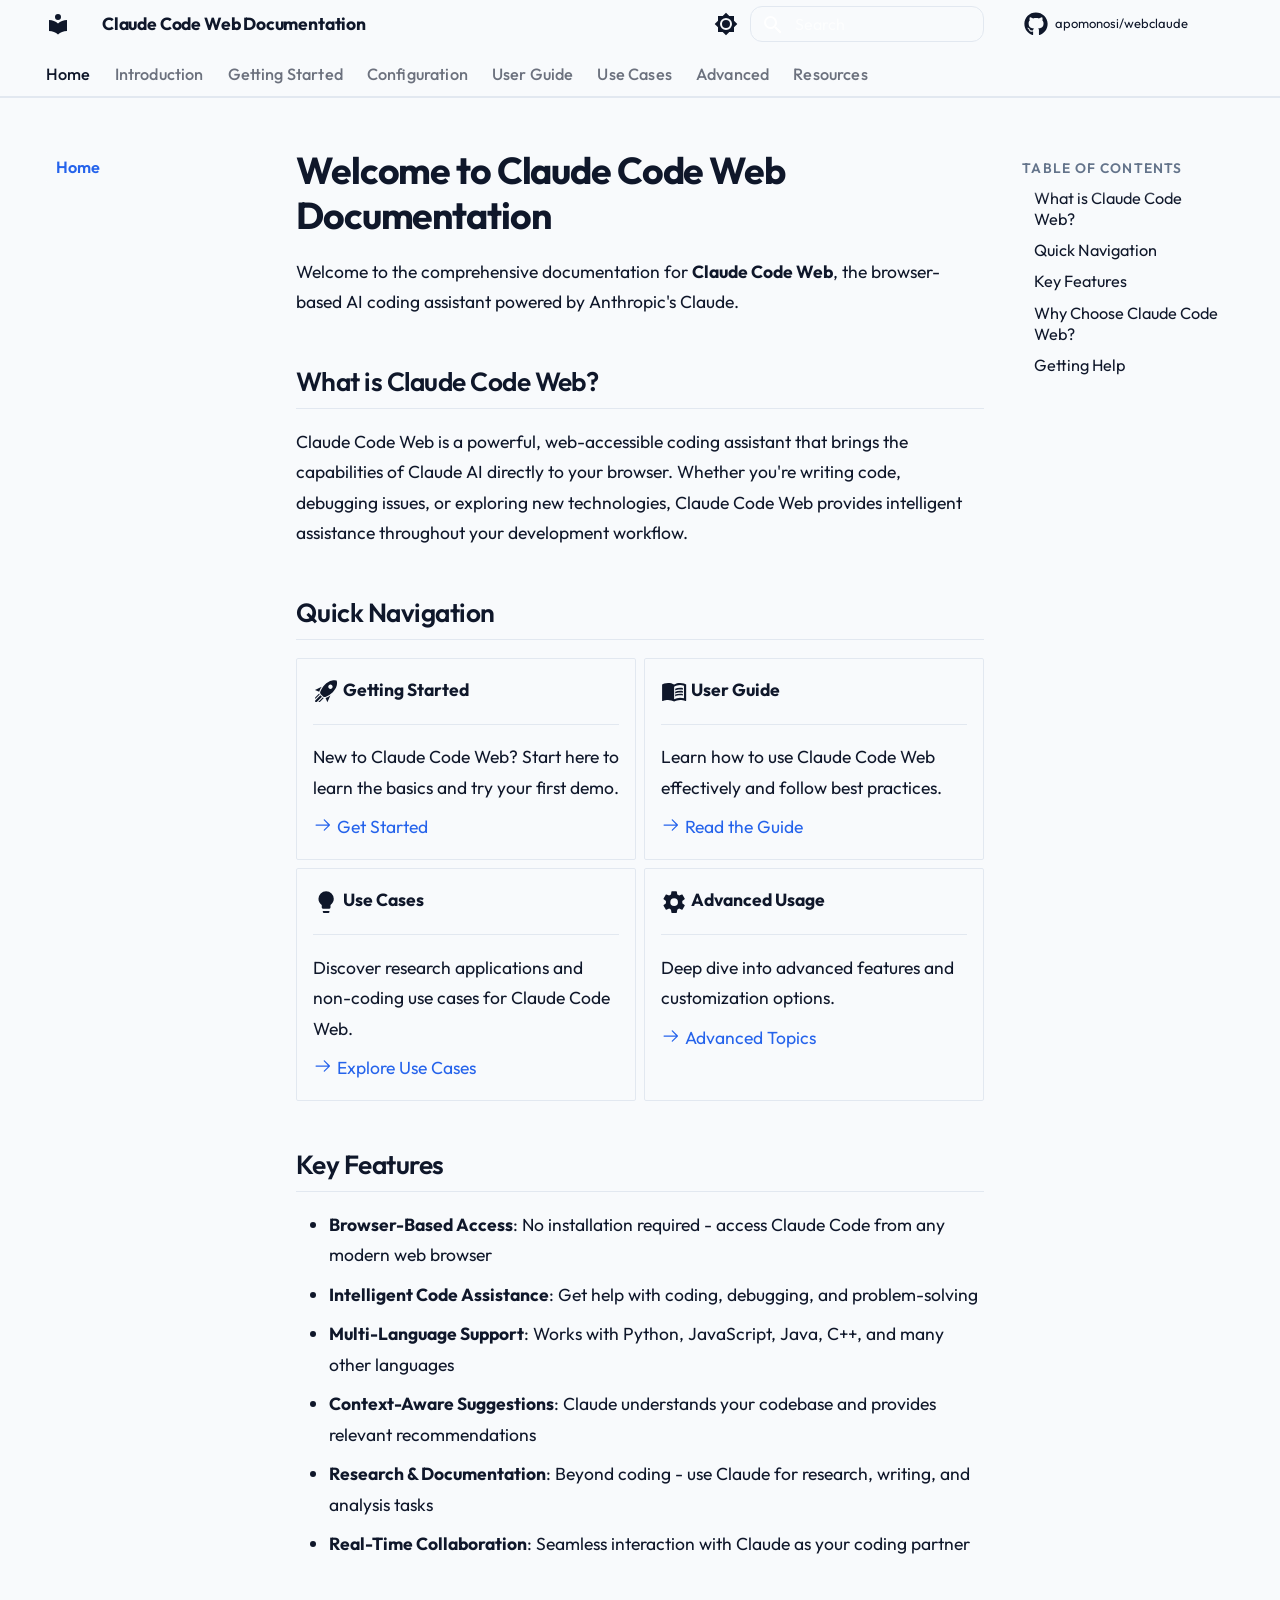
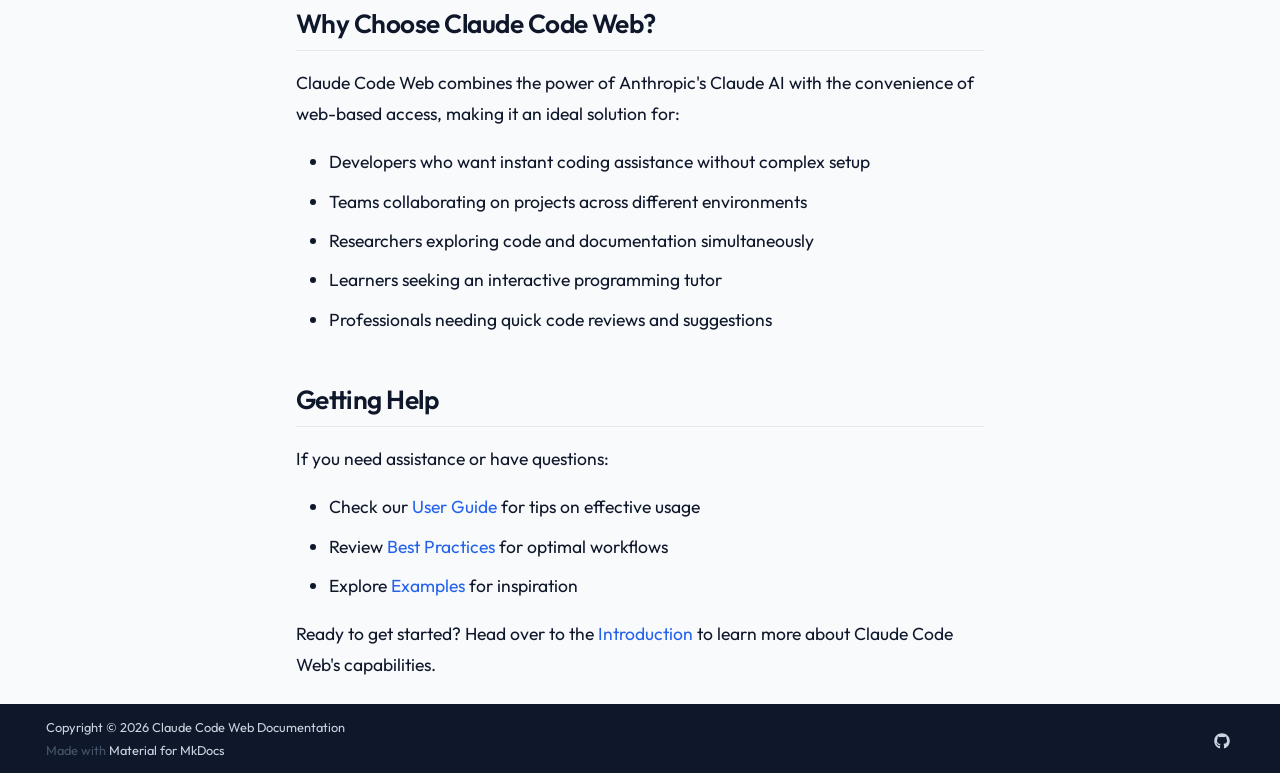
<file: index.html>
<!doctype html>
<html lang="en" class="no-js">
  <head>
    
      <meta charset="utf-8">
      <meta name="viewport" content="width=device-width,initial-scale=1">
      
        <meta name="description" content="Comprehensive documentation for Claude Code Web - AI-powered coding assistant">
      
      
        <meta name="author" content="Claude Code Team">
      
      
        <link rel="canonical" href="https://apomonosi.github.io/webclaude/">
      
      
      
        <link rel="next" href="introduction/">
      
      
        
      
      
      <link rel="icon" href="assets/images/favicon.png">
      <meta name="generator" content="mkdocs-1.6.1, mkdocs-material-9.7.6">
    
    
      
        <title>Claude Code Web Documentation</title>
      
    
    
      <link rel="stylesheet" href="assets/stylesheets/main.484c7ddc.min.css">
      
        
        <link rel="stylesheet" href="assets/stylesheets/palette.ab4e12ef.min.css">
      
      


    
    
      
    
    
      
        
        
        <link rel="preconnect" href="https://fonts.gstatic.com" crossorigin>
        <link rel="stylesheet" href="https://fonts.googleapis.com/css?family=Outfit:300,300i,400,400i,700,700i%7CJetBrains+Mono:400,400i,700,700i&display=fallback">
        <style>:root{--md-text-font:"Outfit";--md-code-font:"JetBrains Mono"}</style>
      
    
    
      <link rel="stylesheet" href="stylesheets/extra.css">
    
    <script>__md_scope=new URL(".",location),__md_hash=e=>[...e].reduce(((e,_)=>(e<<5)-e+_.charCodeAt(0)),0),__md_get=(e,_=localStorage,t=__md_scope)=>JSON.parse(_.getItem(t.pathname+"."+e)),__md_set=(e,_,t=localStorage,a=__md_scope)=>{try{t.setItem(a.pathname+"."+e,JSON.stringify(_))}catch(e){}}</script>
    
      

    
    
  </head>
  
  
    
    
      
    
    
    
    
    <body dir="ltr" data-md-color-scheme="default" data-md-color-primary="blue" data-md-color-accent="blue">
  
    
    <input class="md-toggle" data-md-toggle="drawer" type="checkbox" id="__drawer" autocomplete="off">
    <input class="md-toggle" data-md-toggle="search" type="checkbox" id="__search" autocomplete="off">
    <label class="md-overlay" for="__drawer"></label>
    <div data-md-component="skip">
      
        
        <a href="#welcome-to-claude-code-web-documentation" class="md-skip">
          Skip to content
        </a>
      
    </div>
    <div data-md-component="announce">
      
    </div>
    
    
      

  

<header class="md-header md-header--shadow md-header--lifted" data-md-component="header">
  <nav class="md-header__inner md-grid" aria-label="Header">
    <a href="." title="Claude Code Web Documentation" class="md-header__button md-logo" aria-label="Claude Code Web Documentation" data-md-component="logo">
      
  
  <svg xmlns="http://www.w3.org/2000/svg" viewBox="0 0 24 24"><path d="M12 8a3 3 0 0 0 3-3 3 3 0 0 0-3-3 3 3 0 0 0-3 3 3 3 0 0 0 3 3m0 3.54C9.64 9.35 6.5 8 3 8v11c3.5 0 6.64 1.35 9 3.54 2.36-2.19 5.5-3.54 9-3.54V8c-3.5 0-6.64 1.35-9 3.54"/></svg>

    </a>
    <label class="md-header__button md-icon" for="__drawer">
      
      <svg xmlns="http://www.w3.org/2000/svg" viewBox="0 0 24 24"><path d="M3 6h18v2H3zm0 5h18v2H3zm0 5h18v2H3z"/></svg>
    </label>
    <div class="md-header__title" data-md-component="header-title">
      <div class="md-header__ellipsis">
        <div class="md-header__topic">
          <span class="md-ellipsis">
            Claude Code Web Documentation
          </span>
        </div>
        <div class="md-header__topic" data-md-component="header-topic">
          <span class="md-ellipsis">
            
              Home
            
          </span>
        </div>
      </div>
    </div>
    
      
        <form class="md-header__option" data-md-component="palette">
  
    
    
    
    <input class="md-option" data-md-color-media="" data-md-color-scheme="default" data-md-color-primary="blue" data-md-color-accent="blue"  aria-label="Switch to dark mode"  type="radio" name="__palette" id="__palette_0">
    
      <label class="md-header__button md-icon" title="Switch to dark mode" for="__palette_1" hidden>
        <svg xmlns="http://www.w3.org/2000/svg" viewBox="0 0 24 24"><path d="M12 8a4 4 0 0 0-4 4 4 4 0 0 0 4 4 4 4 0 0 0 4-4 4 4 0 0 0-4-4m0 10a6 6 0 0 1-6-6 6 6 0 0 1 6-6 6 6 0 0 1 6 6 6 6 0 0 1-6 6m8-9.31V4h-4.69L12 .69 8.69 4H4v4.69L.69 12 4 15.31V20h4.69L12 23.31 15.31 20H20v-4.69L23.31 12z"/></svg>
      </label>
    
  
    
    
    
    <input class="md-option" data-md-color-media="" data-md-color-scheme="slate" data-md-color-primary="blue" data-md-color-accent="blue"  aria-label="Switch to light mode"  type="radio" name="__palette" id="__palette_1">
    
      <label class="md-header__button md-icon" title="Switch to light mode" for="__palette_0" hidden>
        <svg xmlns="http://www.w3.org/2000/svg" viewBox="0 0 24 24"><path d="M12 18c-.89 0-1.74-.2-2.5-.55C11.56 16.5 13 14.42 13 12s-1.44-4.5-3.5-5.45C10.26 6.2 11.11 6 12 6a6 6 0 0 1 6 6 6 6 0 0 1-6 6m8-9.31V4h-4.69L12 .69 8.69 4H4v4.69L.69 12 4 15.31V20h4.69L12 23.31 15.31 20H20v-4.69L23.31 12z"/></svg>
      </label>
    
  
</form>
      
    
    
      <script>var palette=__md_get("__palette");if(palette&&palette.color){if("(prefers-color-scheme)"===palette.color.media){var media=matchMedia("(prefers-color-scheme: light)"),input=document.querySelector(media.matches?"[data-md-color-media='(prefers-color-scheme: light)']":"[data-md-color-media='(prefers-color-scheme: dark)']");palette.color.media=input.getAttribute("data-md-color-media"),palette.color.scheme=input.getAttribute("data-md-color-scheme"),palette.color.primary=input.getAttribute("data-md-color-primary"),palette.color.accent=input.getAttribute("data-md-color-accent")}for(var[key,value]of Object.entries(palette.color))document.body.setAttribute("data-md-color-"+key,value)}</script>
    
    
    
      
      
        <label class="md-header__button md-icon" for="__search">
          
          <svg xmlns="http://www.w3.org/2000/svg" viewBox="0 0 24 24"><path d="M9.5 3A6.5 6.5 0 0 1 16 9.5c0 1.61-.59 3.09-1.56 4.23l.27.27h.79l5 5-1.5 1.5-5-5v-.79l-.27-.27A6.52 6.52 0 0 1 9.5 16 6.5 6.5 0 0 1 3 9.5 6.5 6.5 0 0 1 9.5 3m0 2C7 5 5 7 5 9.5S7 14 9.5 14 14 12 14 9.5 12 5 9.5 5"/></svg>
        </label>
        <div class="md-search" data-md-component="search" role="dialog">
  <label class="md-search__overlay" for="__search"></label>
  <div class="md-search__inner" role="search">
    <form class="md-search__form" name="search">
      <input type="text" class="md-search__input" name="query" aria-label="Search" placeholder="Search" autocapitalize="off" autocorrect="off" autocomplete="off" spellcheck="false" data-md-component="search-query" required>
      <label class="md-search__icon md-icon" for="__search">
        
        <svg xmlns="http://www.w3.org/2000/svg" viewBox="0 0 24 24"><path d="M9.5 3A6.5 6.5 0 0 1 16 9.5c0 1.61-.59 3.09-1.56 4.23l.27.27h.79l5 5-1.5 1.5-5-5v-.79l-.27-.27A6.52 6.52 0 0 1 9.5 16 6.5 6.5 0 0 1 3 9.5 6.5 6.5 0 0 1 9.5 3m0 2C7 5 5 7 5 9.5S7 14 9.5 14 14 12 14 9.5 12 5 9.5 5"/></svg>
        
        <svg xmlns="http://www.w3.org/2000/svg" viewBox="0 0 24 24"><path d="M20 11v2H8l5.5 5.5-1.42 1.42L4.16 12l7.92-7.92L13.5 5.5 8 11z"/></svg>
      </label>
      <nav class="md-search__options" aria-label="Search">
        
        <button type="reset" class="md-search__icon md-icon" title="Clear" aria-label="Clear" tabindex="-1">
          
          <svg xmlns="http://www.w3.org/2000/svg" viewBox="0 0 24 24"><path d="M19 6.41 17.59 5 12 10.59 6.41 5 5 6.41 10.59 12 5 17.59 6.41 19 12 13.41 17.59 19 19 17.59 13.41 12z"/></svg>
        </button>
      </nav>
      
        <div class="md-search__suggest" data-md-component="search-suggest"></div>
      
    </form>
    <div class="md-search__output">
      <div class="md-search__scrollwrap" tabindex="0" data-md-scrollfix>
        <div class="md-search-result" data-md-component="search-result">
          <div class="md-search-result__meta">
            Initializing search
          </div>
          <ol class="md-search-result__list" role="presentation"></ol>
        </div>
      </div>
    </div>
  </div>
</div>
      
    
    
      <div class="md-header__source">
        <a href="https://github.com/apomonosi/webclaude" title="Go to repository" class="md-source" data-md-component="source">
  <div class="md-source__icon md-icon">
    
    <svg xmlns="http://www.w3.org/2000/svg" viewBox="0 0 512 512"><!--! Font Awesome Free 7.1.0 by @fontawesome - https://fontawesome.com License - https://fontawesome.com/license/free (Icons: CC BY 4.0, Fonts: SIL OFL 1.1, Code: MIT License) Copyright 2025 Fonticons, Inc.--><path d="M173.9 397.4c0 2-2.3 3.6-5.2 3.6-3.3.3-5.6-1.3-5.6-3.6 0-2 2.3-3.6 5.2-3.6 3-.3 5.6 1.3 5.6 3.6m-31.1-4.5c-.7 2 1.3 4.3 4.3 4.9 2.6 1 5.6 0 6.2-2s-1.3-4.3-4.3-5.2c-2.6-.7-5.5.3-6.2 2.3m44.2-1.7c-2.9.7-4.9 2.6-4.6 4.9.3 2 2.9 3.3 5.9 2.6 2.9-.7 4.9-2.6 4.6-4.6-.3-1.9-3-3.2-5.9-2.9M252.8 8C114.1 8 8 113.3 8 252c0 110.9 69.8 205.8 169.5 239.2 12.8 2.3 17.3-5.6 17.3-12.1 0-6.2-.3-40.4-.3-61.4 0 0-70 15-84.7-29.8 0 0-11.4-29.1-27.8-36.6 0 0-22.9-15.7 1.6-15.4 0 0 24.9 2 38.6 25.8 21.9 38.6 58.6 27.5 72.9 20.9 2.3-16 8.8-27.1 16-33.7-55.9-6.2-112.3-14.3-112.3-110.5 0-27.5 7.6-41.3 23.6-58.9-2.6-6.5-11.1-33.3 2.6-67.9 20.9-6.5 69 27 69 27 20-5.6 41.5-8.5 62.8-8.5s42.8 2.9 62.8 8.5c0 0 48.1-33.6 69-27 13.7 34.7 5.2 61.4 2.6 67.9 16 17.7 25.8 31.5 25.8 58.9 0 96.5-58.9 104.2-114.8 110.5 9.2 7.9 17 22.9 17 46.4 0 33.7-.3 75.4-.3 83.6 0 6.5 4.6 14.4 17.3 12.1C436.2 457.8 504 362.9 504 252 504 113.3 391.5 8 252.8 8M105.2 352.9c-1.3 1-1 3.3.7 5.2 1.6 1.6 3.9 2.3 5.2 1 1.3-1 1-3.3-.7-5.2-1.6-1.6-3.9-2.3-5.2-1m-10.8-8.1c-.7 1.3.3 2.9 2.3 3.9 1.6 1 3.6.7 4.3-.7.7-1.3-.3-2.9-2.3-3.9-2-.6-3.6-.3-4.3.7m32.4 35.6c-1.6 1.3-1 4.3 1.3 6.2 2.3 2.3 5.2 2.6 6.5 1 1.3-1.3.7-4.3-1.3-6.2-2.2-2.3-5.2-2.6-6.5-1m-11.4-14.7c-1.6 1-1.6 3.6 0 5.9s4.3 3.3 5.6 2.3c1.6-1.3 1.6-3.9 0-6.2-1.4-2.3-4-3.3-5.6-2"/></svg>
  </div>
  <div class="md-source__repository">
    apomonosi/webclaude
  </div>
</a>
      </div>
    
  </nav>
  
    
      
<nav class="md-tabs" aria-label="Tabs" data-md-component="tabs">
  <div class="md-grid">
    <ul class="md-tabs__list">
      
        
  
  
  
    
  
  
    <li class="md-tabs__item md-tabs__item--active">
      <a href="." class="md-tabs__link">
        
  
  
    
  
  Home

      </a>
    </li>
  

      
        
  
  
  
  
    <li class="md-tabs__item">
      <a href="introduction/" class="md-tabs__link">
        
  
  
    
  
  Introduction

      </a>
    </li>
  

      
        
  
  
  
  
    
    
      <li class="md-tabs__item">
        <a href="getting-started/" class="md-tabs__link">
          
  
  
  Getting Started

        </a>
      </li>
    
  

      
        
  
  
  
  
    
    
      <li class="md-tabs__item">
        <a href="configuration/" class="md-tabs__link">
          
  
  
  Configuration

        </a>
      </li>
    
  

      
        
  
  
  
  
    
    
      <li class="md-tabs__item">
        <a href="effective-usage/" class="md-tabs__link">
          
  
  
  User Guide

        </a>
      </li>
    
  

      
        
  
  
  
  
    
    
      <li class="md-tabs__item">
        <a href="research-use-cases/" class="md-tabs__link">
          
  
  
  Use Cases

        </a>
      </li>
    
  

      
        
  
  
  
  
    
    
      <li class="md-tabs__item">
        <a href="advanced-usage/" class="md-tabs__link">
          
  
  
  Advanced

        </a>
      </li>
    
  

      
        
  
  
  
  
    
    
      <li class="md-tabs__item">
        <a href="resources/" class="md-tabs__link">
          
  
  
  Resources

        </a>
      </li>
    
  

      
    </ul>
  </div>
</nav>
    
  
</header>
    
    <div class="md-container" data-md-component="container">
      
      
        
      
      <main class="md-main" data-md-component="main">
        <div class="md-main__inner md-grid">
          
            
              
              <div class="md-sidebar md-sidebar--primary" data-md-component="sidebar" data-md-type="navigation" >
                <div class="md-sidebar__scrollwrap">
                  <div class="md-sidebar__inner">
                    


  


<nav class="md-nav md-nav--primary md-nav--lifted" aria-label="Navigation" data-md-level="0">
  <label class="md-nav__title" for="__drawer">
    <a href="." title="Claude Code Web Documentation" class="md-nav__button md-logo" aria-label="Claude Code Web Documentation" data-md-component="logo">
      
  
  <svg xmlns="http://www.w3.org/2000/svg" viewBox="0 0 24 24"><path d="M12 8a3 3 0 0 0 3-3 3 3 0 0 0-3-3 3 3 0 0 0-3 3 3 3 0 0 0 3 3m0 3.54C9.64 9.35 6.5 8 3 8v11c3.5 0 6.64 1.35 9 3.54 2.36-2.19 5.5-3.54 9-3.54V8c-3.5 0-6.64 1.35-9 3.54"/></svg>

    </a>
    Claude Code Web Documentation
  </label>
  
    <div class="md-nav__source">
      <a href="https://github.com/apomonosi/webclaude" title="Go to repository" class="md-source" data-md-component="source">
  <div class="md-source__icon md-icon">
    
    <svg xmlns="http://www.w3.org/2000/svg" viewBox="0 0 512 512"><!--! Font Awesome Free 7.1.0 by @fontawesome - https://fontawesome.com License - https://fontawesome.com/license/free (Icons: CC BY 4.0, Fonts: SIL OFL 1.1, Code: MIT License) Copyright 2025 Fonticons, Inc.--><path d="M173.9 397.4c0 2-2.3 3.6-5.2 3.6-3.3.3-5.6-1.3-5.6-3.6 0-2 2.3-3.6 5.2-3.6 3-.3 5.6 1.3 5.6 3.6m-31.1-4.5c-.7 2 1.3 4.3 4.3 4.9 2.6 1 5.6 0 6.2-2s-1.3-4.3-4.3-5.2c-2.6-.7-5.5.3-6.2 2.3m44.2-1.7c-2.9.7-4.9 2.6-4.6 4.9.3 2 2.9 3.3 5.9 2.6 2.9-.7 4.9-2.6 4.6-4.6-.3-1.9-3-3.2-5.9-2.9M252.8 8C114.1 8 8 113.3 8 252c0 110.9 69.8 205.8 169.5 239.2 12.8 2.3 17.3-5.6 17.3-12.1 0-6.2-.3-40.4-.3-61.4 0 0-70 15-84.7-29.8 0 0-11.4-29.1-27.8-36.6 0 0-22.9-15.7 1.6-15.4 0 0 24.9 2 38.6 25.8 21.9 38.6 58.6 27.5 72.9 20.9 2.3-16 8.8-27.1 16-33.7-55.9-6.2-112.3-14.3-112.3-110.5 0-27.5 7.6-41.3 23.6-58.9-2.6-6.5-11.1-33.3 2.6-67.9 20.9-6.5 69 27 69 27 20-5.6 41.5-8.5 62.8-8.5s42.8 2.9 62.8 8.5c0 0 48.1-33.6 69-27 13.7 34.7 5.2 61.4 2.6 67.9 16 17.7 25.8 31.5 25.8 58.9 0 96.5-58.9 104.2-114.8 110.5 9.2 7.9 17 22.9 17 46.4 0 33.7-.3 75.4-.3 83.6 0 6.5 4.6 14.4 17.3 12.1C436.2 457.8 504 362.9 504 252 504 113.3 391.5 8 252.8 8M105.2 352.9c-1.3 1-1 3.3.7 5.2 1.6 1.6 3.9 2.3 5.2 1 1.3-1 1-3.3-.7-5.2-1.6-1.6-3.9-2.3-5.2-1m-10.8-8.1c-.7 1.3.3 2.9 2.3 3.9 1.6 1 3.6.7 4.3-.7.7-1.3-.3-2.9-2.3-3.9-2-.6-3.6-.3-4.3.7m32.4 35.6c-1.6 1.3-1 4.3 1.3 6.2 2.3 2.3 5.2 2.6 6.5 1 1.3-1.3.7-4.3-1.3-6.2-2.2-2.3-5.2-2.6-6.5-1m-11.4-14.7c-1.6 1-1.6 3.6 0 5.9s4.3 3.3 5.6 2.3c1.6-1.3 1.6-3.9 0-6.2-1.4-2.3-4-3.3-5.6-2"/></svg>
  </div>
  <div class="md-source__repository">
    apomonosi/webclaude
  </div>
</a>
    </div>
  
  <ul class="md-nav__list" data-md-scrollfix>
    
      
      
  
  
    
  
  
  
    <li class="md-nav__item md-nav__item--active">
      
      <input class="md-nav__toggle md-toggle" type="checkbox" id="__toc">
      
      
        
      
      
        <label class="md-nav__link md-nav__link--active" for="__toc">
          
  
  
  <span class="md-ellipsis">
    
  
    Home
  

    
  </span>
  
  

          <span class="md-nav__icon md-icon"></span>
        </label>
      
      <a href="." class="md-nav__link md-nav__link--active">
        
  
  
  <span class="md-ellipsis">
    
  
    Home
  

    
  </span>
  
  

      </a>
      
        

<nav class="md-nav md-nav--secondary" aria-label="Table of contents">
  
  
  
    
  
  
    <label class="md-nav__title" for="__toc">
      <span class="md-nav__icon md-icon"></span>
      Table of contents
    </label>
    <ul class="md-nav__list" data-md-component="toc" data-md-scrollfix>
      
        <li class="md-nav__item">
  <a href="#what-is-claude-code-web" class="md-nav__link">
    <span class="md-ellipsis">
      
        What is Claude Code Web?
      
    </span>
  </a>
  
</li>
      
        <li class="md-nav__item">
  <a href="#quick-navigation" class="md-nav__link">
    <span class="md-ellipsis">
      
        Quick Navigation
      
    </span>
  </a>
  
</li>
      
        <li class="md-nav__item">
  <a href="#key-features" class="md-nav__link">
    <span class="md-ellipsis">
      
        Key Features
      
    </span>
  </a>
  
</li>
      
        <li class="md-nav__item">
  <a href="#why-choose-claude-code-web" class="md-nav__link">
    <span class="md-ellipsis">
      
        Why Choose Claude Code Web?
      
    </span>
  </a>
  
</li>
      
        <li class="md-nav__item">
  <a href="#getting-help" class="md-nav__link">
    <span class="md-ellipsis">
      
        Getting Help
      
    </span>
  </a>
  
</li>
      
    </ul>
  
</nav>
      
    </li>
  

    
      
      
  
  
  
  
    <li class="md-nav__item">
      <a href="introduction/" class="md-nav__link">
        
  
  
  <span class="md-ellipsis">
    
  
    Introduction
  

    
  </span>
  
  

      </a>
    </li>
  

    
      
      
  
  
  
  
    
    
    
    
      
      
        
      
    
    
    <li class="md-nav__item md-nav__item--nested">
      
        
        
          
        
        <input class="md-nav__toggle md-toggle md-toggle--indeterminate" type="checkbox" id="__nav_3" >
        
          
          <label class="md-nav__link" for="__nav_3" id="__nav_3_label" tabindex="0">
            
  
  
  <span class="md-ellipsis">
    
  
    Getting Started
  

    
  </span>
  
  

            <span class="md-nav__icon md-icon"></span>
          </label>
        
        <nav class="md-nav" data-md-level="1" aria-labelledby="__nav_3_label" aria-expanded="false">
          <label class="md-nav__title" for="__nav_3">
            <span class="md-nav__icon md-icon"></span>
            
  
    Getting Started
  

          </label>
          <ul class="md-nav__list" data-md-scrollfix>
            
              
                
  
  
  
  
    <li class="md-nav__item">
      <a href="getting-started/" class="md-nav__link">
        
  
  
  <span class="md-ellipsis">
    
  
    Simple Demo
  

    
  </span>
  
  

      </a>
    </li>
  

              
            
          </ul>
        </nav>
      
    </li>
  

    
      
      
  
  
  
  
    
    
    
    
      
      
        
      
    
    
    <li class="md-nav__item md-nav__item--nested">
      
        
        
          
        
        <input class="md-nav__toggle md-toggle md-toggle--indeterminate" type="checkbox" id="__nav_4" >
        
          
          <label class="md-nav__link" for="__nav_4" id="__nav_4_label" tabindex="0">
            
  
  
  <span class="md-ellipsis">
    
  
    Configuration
  

    
  </span>
  
  

            <span class="md-nav__icon md-icon"></span>
          </label>
        
        <nav class="md-nav" data-md-level="1" aria-labelledby="__nav_4_label" aria-expanded="false">
          <label class="md-nav__title" for="__nav_4">
            <span class="md-nav__icon md-icon"></span>
            
  
    Configuration
  

          </label>
          <ul class="md-nav__list" data-md-scrollfix>
            
              
                
  
  
  
  
    <li class="md-nav__item">
      <a href="configuration/" class="md-nav__link">
        
  
  
  <span class="md-ellipsis">
    
  
    Configuration Files
  

    
  </span>
  
  

      </a>
    </li>
  

              
            
          </ul>
        </nav>
      
    </li>
  

    
      
      
  
  
  
  
    
    
    
    
      
      
        
      
    
    
    <li class="md-nav__item md-nav__item--nested">
      
        
        
          
        
        <input class="md-nav__toggle md-toggle md-toggle--indeterminate" type="checkbox" id="__nav_5" >
        
          
          <label class="md-nav__link" for="__nav_5" id="__nav_5_label" tabindex="0">
            
  
  
  <span class="md-ellipsis">
    
  
    User Guide
  

    
  </span>
  
  

            <span class="md-nav__icon md-icon"></span>
          </label>
        
        <nav class="md-nav" data-md-level="1" aria-labelledby="__nav_5_label" aria-expanded="false">
          <label class="md-nav__title" for="__nav_5">
            <span class="md-nav__icon md-icon"></span>
            
  
    User Guide
  

          </label>
          <ul class="md-nav__list" data-md-scrollfix>
            
              
                
  
  
  
  
    <li class="md-nav__item">
      <a href="effective-usage/" class="md-nav__link">
        
  
  
  <span class="md-ellipsis">
    
  
    Effective Usage
  

    
  </span>
  
  

      </a>
    </li>
  

              
            
              
                
  
  
  
  
    <li class="md-nav__item">
      <a href="best-practices/" class="md-nav__link">
        
  
  
  <span class="md-ellipsis">
    
  
    Best Practices
  

    
  </span>
  
  

      </a>
    </li>
  

              
            
          </ul>
        </nav>
      
    </li>
  

    
      
      
  
  
  
  
    
    
    
    
      
      
        
      
    
    
    <li class="md-nav__item md-nav__item--nested">
      
        
        
          
        
        <input class="md-nav__toggle md-toggle md-toggle--indeterminate" type="checkbox" id="__nav_6" >
        
          
          <label class="md-nav__link" for="__nav_6" id="__nav_6_label" tabindex="0">
            
  
  
  <span class="md-ellipsis">
    
  
    Use Cases
  

    
  </span>
  
  

            <span class="md-nav__icon md-icon"></span>
          </label>
        
        <nav class="md-nav" data-md-level="1" aria-labelledby="__nav_6_label" aria-expanded="false">
          <label class="md-nav__title" for="__nav_6">
            <span class="md-nav__icon md-icon"></span>
            
  
    Use Cases
  

          </label>
          <ul class="md-nav__list" data-md-scrollfix>
            
              
                
  
  
  
  
    <li class="md-nav__item">
      <a href="research-use-cases/" class="md-nav__link">
        
  
  
  <span class="md-ellipsis">
    
  
    Research Applications
  

    
  </span>
  
  

      </a>
    </li>
  

              
            
              
                
  
  
  
  
    <li class="md-nav__item">
      <a href="non-code-examples/" class="md-nav__link">
        
  
  
  <span class="md-ellipsis">
    
  
    Non-Code Examples
  

    
  </span>
  
  

      </a>
    </li>
  

              
            
          </ul>
        </nav>
      
    </li>
  

    
      
      
  
  
  
  
    
    
    
    
      
      
        
      
    
    
    <li class="md-nav__item md-nav__item--nested">
      
        
        
          
        
        <input class="md-nav__toggle md-toggle md-toggle--indeterminate" type="checkbox" id="__nav_7" >
        
          
          <label class="md-nav__link" for="__nav_7" id="__nav_7_label" tabindex="0">
            
  
  
  <span class="md-ellipsis">
    
  
    Advanced
  

    
  </span>
  
  

            <span class="md-nav__icon md-icon"></span>
          </label>
        
        <nav class="md-nav" data-md-level="1" aria-labelledby="__nav_7_label" aria-expanded="false">
          <label class="md-nav__title" for="__nav_7">
            <span class="md-nav__icon md-icon"></span>
            
  
    Advanced
  

          </label>
          <ul class="md-nav__list" data-md-scrollfix>
            
              
                
  
  
  
  
    <li class="md-nav__item">
      <a href="advanced-usage/" class="md-nav__link">
        
  
  
  <span class="md-ellipsis">
    
  
    Advanced Usage
  

    
  </span>
  
  

      </a>
    </li>
  

              
            
          </ul>
        </nav>
      
    </li>
  

    
      
      
  
  
  
  
    
    
    
    
      
      
        
      
    
    
    <li class="md-nav__item md-nav__item--nested">
      
        
        
          
        
        <input class="md-nav__toggle md-toggle md-toggle--indeterminate" type="checkbox" id="__nav_8" >
        
          
          <label class="md-nav__link" for="__nav_8" id="__nav_8_label" tabindex="0">
            
  
  
  <span class="md-ellipsis">
    
  
    Resources
  

    
  </span>
  
  

            <span class="md-nav__icon md-icon"></span>
          </label>
        
        <nav class="md-nav" data-md-level="1" aria-labelledby="__nav_8_label" aria-expanded="false">
          <label class="md-nav__title" for="__nav_8">
            <span class="md-nav__icon md-icon"></span>
            
  
    Resources
  

          </label>
          <ul class="md-nav__list" data-md-scrollfix>
            
              
                
  
  
  
  
    <li class="md-nav__item">
      <a href="resources/" class="md-nav__link">
        
  
  
  <span class="md-ellipsis">
    
  
    External Links
  

    
  </span>
  
  

      </a>
    </li>
  

              
            
          </ul>
        </nav>
      
    </li>
  

    
  </ul>
</nav>
                  </div>
                </div>
              </div>
            
            
              
              <div class="md-sidebar md-sidebar--secondary" data-md-component="sidebar" data-md-type="toc" >
                <div class="md-sidebar__scrollwrap">
                  <div class="md-sidebar__inner">
                    

<nav class="md-nav md-nav--secondary" aria-label="Table of contents">
  
  
  
    
  
  
    <label class="md-nav__title" for="__toc">
      <span class="md-nav__icon md-icon"></span>
      Table of contents
    </label>
    <ul class="md-nav__list" data-md-component="toc" data-md-scrollfix>
      
        <li class="md-nav__item">
  <a href="#what-is-claude-code-web" class="md-nav__link">
    <span class="md-ellipsis">
      
        What is Claude Code Web?
      
    </span>
  </a>
  
</li>
      
        <li class="md-nav__item">
  <a href="#quick-navigation" class="md-nav__link">
    <span class="md-ellipsis">
      
        Quick Navigation
      
    </span>
  </a>
  
</li>
      
        <li class="md-nav__item">
  <a href="#key-features" class="md-nav__link">
    <span class="md-ellipsis">
      
        Key Features
      
    </span>
  </a>
  
</li>
      
        <li class="md-nav__item">
  <a href="#why-choose-claude-code-web" class="md-nav__link">
    <span class="md-ellipsis">
      
        Why Choose Claude Code Web?
      
    </span>
  </a>
  
</li>
      
        <li class="md-nav__item">
  <a href="#getting-help" class="md-nav__link">
    <span class="md-ellipsis">
      
        Getting Help
      
    </span>
  </a>
  
</li>
      
    </ul>
  
</nav>
                  </div>
                </div>
              </div>
            
          
          
            <div class="md-content" data-md-component="content">
              
                



  


              
              <article class="md-content__inner md-typeset">
                
                  


  
  


<h1 id="welcome-to-claude-code-web-documentation">Welcome to Claude Code Web Documentation<a class="headerlink" href="#welcome-to-claude-code-web-documentation" title="Permanent link">&para;</a></h1>
<p>Welcome to the comprehensive documentation for <strong>Claude Code Web</strong>, the browser-based AI coding assistant powered by Anthropic's Claude.</p>
<h2 id="what-is-claude-code-web">What is Claude Code Web?<a class="headerlink" href="#what-is-claude-code-web" title="Permanent link">&para;</a></h2>
<p>Claude Code Web is a powerful, web-accessible coding assistant that brings the capabilities of Claude AI directly to your browser. Whether you're writing code, debugging issues, or exploring new technologies, Claude Code Web provides intelligent assistance throughout your development workflow.</p>
<h2 id="quick-navigation">Quick Navigation<a class="headerlink" href="#quick-navigation" title="Permanent link">&para;</a></h2>
<div class="grid cards">
<ul>
<li>
<p><span class="twemoji lg middle"><svg xmlns="http://www.w3.org/2000/svg" viewBox="0 0 24 24"><path d="m13.13 22.19-1.63-3.83c1.57-.58 3.04-1.36 4.4-2.27zM5.64 12.5l-3.83-1.63 6.1-2.77C7 9.46 6.22 10.93 5.64 12.5M21.61 2.39S16.66.269 11 5.93c-2.19 2.19-3.5 4.6-4.35 6.71-.28.75-.09 1.57.46 2.13l2.13 2.12c.55.56 1.37.74 2.12.46A19.1 19.1 0 0 0 18.07 13c5.66-5.66 3.54-10.61 3.54-10.61m-7.07 7.07c-.78-.78-.78-2.05 0-2.83s2.05-.78 2.83 0c.77.78.78 2.05 0 2.83s-2.05.78-2.83 0m-5.66 7.07-1.41-1.41zM6.24 22l3.64-3.64c-.34-.09-.67-.24-.97-.45L4.83 22zM2 22h1.41l4.77-4.76-1.42-1.41L2 20.59zm0-2.83 4.09-4.08c-.21-.3-.36-.62-.45-.97L2 17.76z"/></svg></span> <strong>Getting Started</strong></p>
<hr />
<p>New to Claude Code Web? Start here to learn the basics and try your first demo.</p>
<p><a href="getting-started/"><span class="twemoji"><svg xmlns="http://www.w3.org/2000/svg" viewBox="0 0 24 24"><path d="M13.22 19.03a.75.75 0 0 1 0-1.06L18.19 13H3.75a.75.75 0 0 1 0-1.5h14.44l-4.97-4.97a.749.749 0 0 1 .326-1.275.75.75 0 0 1 .734.215l6.25 6.25a.75.75 0 0 1 0 1.06l-6.25 6.25a.75.75 0 0 1-1.06 0"/></svg></span> Get Started</a></p>
</li>
<li>
<p><span class="twemoji lg middle"><svg xmlns="http://www.w3.org/2000/svg" viewBox="0 0 24 24"><path d="M12 21.5c-1.35-.85-3.8-1.5-5.5-1.5-1.65 0-3.35.3-4.75 1.05-.1.05-.15.05-.25.05-.25 0-.5-.25-.5-.5V6c.6-.45 1.25-.75 2-1 1.11-.35 2.33-.5 3.5-.5 1.95 0 4.05.4 5.5 1.5 1.45-1.1 3.55-1.5 5.5-1.5 1.17 0 2.39.15 3.5.5.75.25 1.4.55 2 1v14.6c0 .25-.25.5-.5.5-.1 0-.15 0-.25-.05-1.4-.75-3.1-1.05-4.75-1.05-1.7 0-4.15.65-5.5 1.5M12 8v11.5c1.35-.85 3.8-1.5 5.5-1.5 1.2 0 2.4.15 3.5.5V7c-1.1-.35-2.3-.5-3.5-.5-1.7 0-4.15.65-5.5 1.5m1 3.5c1.11-.68 2.6-1 4.5-1 .91 0 1.76.09 2.5.28V9.23c-.87-.15-1.71-.23-2.5-.23q-2.655 0-4.5.84zm4.5.17c-1.71 0-3.21.26-4.5.79v1.69c1.11-.65 2.6-.99 4.5-.99 1.04 0 1.88.08 2.5.24v-1.5c-.87-.16-1.71-.23-2.5-.23m2.5 2.9c-.87-.16-1.71-.24-2.5-.24-1.83 0-3.33.27-4.5.8v1.69c1.11-.66 2.6-.99 4.5-.99 1.04 0 1.88.08 2.5.24z"/></svg></span> <strong>User Guide</strong></p>
<hr />
<p>Learn how to use Claude Code Web effectively and follow best practices.</p>
<p><a href="effective-usage/"><span class="twemoji"><svg xmlns="http://www.w3.org/2000/svg" viewBox="0 0 24 24"><path d="M13.22 19.03a.75.75 0 0 1 0-1.06L18.19 13H3.75a.75.75 0 0 1 0-1.5h14.44l-4.97-4.97a.749.749 0 0 1 .326-1.275.75.75 0 0 1 .734.215l6.25 6.25a.75.75 0 0 1 0 1.06l-6.25 6.25a.75.75 0 0 1-1.06 0"/></svg></span> Read the Guide</a></p>
</li>
<li>
<p><span class="twemoji lg middle"><svg xmlns="http://www.w3.org/2000/svg" viewBox="0 0 24 24"><path d="M12 2a7 7 0 0 0-7 7c0 2.38 1.19 4.47 3 5.74V17a1 1 0 0 0 1 1h6a1 1 0 0 0 1-1v-2.26c1.81-1.27 3-3.36 3-5.74a7 7 0 0 0-7-7M9 21a1 1 0 0 0 1 1h4a1 1 0 0 0 1-1v-1H9z"/></svg></span> <strong>Use Cases</strong></p>
<hr />
<p>Discover research applications and non-coding use cases for Claude Code Web.</p>
<p><a href="research-use-cases/"><span class="twemoji"><svg xmlns="http://www.w3.org/2000/svg" viewBox="0 0 24 24"><path d="M13.22 19.03a.75.75 0 0 1 0-1.06L18.19 13H3.75a.75.75 0 0 1 0-1.5h14.44l-4.97-4.97a.749.749 0 0 1 .326-1.275.75.75 0 0 1 .734.215l6.25 6.25a.75.75 0 0 1 0 1.06l-6.25 6.25a.75.75 0 0 1-1.06 0"/></svg></span> Explore Use Cases</a></p>
</li>
<li>
<p><span class="twemoji lg middle"><svg xmlns="http://www.w3.org/2000/svg" viewBox="0 0 24 24"><path d="M12 15.5A3.5 3.5 0 0 1 8.5 12 3.5 3.5 0 0 1 12 8.5a3.5 3.5 0 0 1 3.5 3.5 3.5 3.5 0 0 1-3.5 3.5m7.43-2.53c.04-.32.07-.64.07-.97s-.03-.66-.07-1l2.11-1.63c.19-.15.24-.42.12-.64l-2-3.46c-.12-.22-.39-.31-.61-.22l-2.49 1c-.52-.39-1.06-.73-1.69-.98l-.37-2.65A.506.506 0 0 0 14 2h-4c-.25 0-.46.18-.5.42l-.37 2.65c-.63.25-1.17.59-1.69.98l-2.49-1c-.22-.09-.49 0-.61.22l-2 3.46c-.13.22-.07.49.12.64L4.57 11c-.04.34-.07.67-.07 1s.03.65.07.97l-2.11 1.66c-.19.15-.25.42-.12.64l2 3.46c.12.22.39.3.61.22l2.49-1.01c.52.4 1.06.74 1.69.99l.37 2.65c.04.24.25.42.5.42h4c.25 0 .46-.18.5-.42l.37-2.65c.63-.26 1.17-.59 1.69-.99l2.49 1.01c.22.08.49 0 .61-.22l2-3.46c.12-.22.07-.49-.12-.64z"/></svg></span> <strong>Advanced Usage</strong></p>
<hr />
<p>Deep dive into advanced features and customization options.</p>
<p><a href="advanced-usage/"><span class="twemoji"><svg xmlns="http://www.w3.org/2000/svg" viewBox="0 0 24 24"><path d="M13.22 19.03a.75.75 0 0 1 0-1.06L18.19 13H3.75a.75.75 0 0 1 0-1.5h14.44l-4.97-4.97a.749.749 0 0 1 .326-1.275.75.75 0 0 1 .734.215l6.25 6.25a.75.75 0 0 1 0 1.06l-6.25 6.25a.75.75 0 0 1-1.06 0"/></svg></span> Advanced Topics</a></p>
</li>
</ul>
</div>
<h2 id="key-features">Key Features<a class="headerlink" href="#key-features" title="Permanent link">&para;</a></h2>
<ul>
<li><strong>Browser-Based Access</strong>: No installation required - access Claude Code from any modern web browser</li>
<li><strong>Intelligent Code Assistance</strong>: Get help with coding, debugging, and problem-solving</li>
<li><strong>Multi-Language Support</strong>: Works with Python, JavaScript, Java, C++, and many other languages</li>
<li><strong>Context-Aware Suggestions</strong>: Claude understands your codebase and provides relevant recommendations</li>
<li><strong>Research &amp; Documentation</strong>: Beyond coding - use Claude for research, writing, and analysis tasks</li>
<li><strong>Real-Time Collaboration</strong>: Seamless interaction with Claude as your coding partner</li>
</ul>
<h2 id="why-choose-claude-code-web">Why Choose Claude Code Web?<a class="headerlink" href="#why-choose-claude-code-web" title="Permanent link">&para;</a></h2>
<p>Claude Code Web combines the power of Anthropic's Claude AI with the convenience of web-based access, making it an ideal solution for:</p>
<ul>
<li>Developers who want instant coding assistance without complex setup</li>
<li>Teams collaborating on projects across different environments</li>
<li>Researchers exploring code and documentation simultaneously</li>
<li>Learners seeking an interactive programming tutor</li>
<li>Professionals needing quick code reviews and suggestions</li>
</ul>
<h2 id="getting-help">Getting Help<a class="headerlink" href="#getting-help" title="Permanent link">&para;</a></h2>
<p>If you need assistance or have questions:</p>
<ul>
<li>Check our <a href="effective-usage/">User Guide</a> for tips on effective usage</li>
<li>Review <a href="best-practices/">Best Practices</a> for optimal workflows</li>
<li>Explore <a href="non-code-examples/">Examples</a> for inspiration</li>
</ul>
<p>Ready to get started? Head over to the <a href="introduction/">Introduction</a> to learn more about Claude Code Web's capabilities.</p>












                
              </article>
            </div>
          
          
<script>var target=document.getElementById(location.hash.slice(1));target&&target.name&&(target.checked=target.name.startsWith("__tabbed_"))</script>
        </div>
        
          <button type="button" class="md-top md-icon" data-md-component="top" hidden>
  
  <svg xmlns="http://www.w3.org/2000/svg" viewBox="0 0 24 24"><path d="M13 20h-2V8l-5.5 5.5-1.42-1.42L12 4.16l7.92 7.92-1.42 1.42L13 8z"/></svg>
  Back to top
</button>
        
      </main>
      
        <footer class="md-footer">
  
  <div class="md-footer-meta md-typeset">
    <div class="md-footer-meta__inner md-grid">
      <div class="md-copyright">
  
    <div class="md-copyright__highlight">
      Copyright &copy; 2026 Claude Code Web Documentation
    </div>
  
  
    Made with
    <a href="https://squidfunk.github.io/mkdocs-material/" target="_blank" rel="noopener">
      Material for MkDocs
    </a>
  
</div>
      
        
<div class="md-social">
  
    
    
    
    
      
      
    
    <a href="https://github.com/apomonosi/webclaude" target="_blank" rel="noopener" title="github.com" class="md-social__link">
      <svg xmlns="http://www.w3.org/2000/svg" viewBox="0 0 512 512"><!--! Font Awesome Free 7.1.0 by @fontawesome - https://fontawesome.com License - https://fontawesome.com/license/free (Icons: CC BY 4.0, Fonts: SIL OFL 1.1, Code: MIT License) Copyright 2025 Fonticons, Inc.--><path d="M173.9 397.4c0 2-2.3 3.6-5.2 3.6-3.3.3-5.6-1.3-5.6-3.6 0-2 2.3-3.6 5.2-3.6 3-.3 5.6 1.3 5.6 3.6m-31.1-4.5c-.7 2 1.3 4.3 4.3 4.9 2.6 1 5.6 0 6.2-2s-1.3-4.3-4.3-5.2c-2.6-.7-5.5.3-6.2 2.3m44.2-1.7c-2.9.7-4.9 2.6-4.6 4.9.3 2 2.9 3.3 5.9 2.6 2.9-.7 4.9-2.6 4.6-4.6-.3-1.9-3-3.2-5.9-2.9M252.8 8C114.1 8 8 113.3 8 252c0 110.9 69.8 205.8 169.5 239.2 12.8 2.3 17.3-5.6 17.3-12.1 0-6.2-.3-40.4-.3-61.4 0 0-70 15-84.7-29.8 0 0-11.4-29.1-27.8-36.6 0 0-22.9-15.7 1.6-15.4 0 0 24.9 2 38.6 25.8 21.9 38.6 58.6 27.5 72.9 20.9 2.3-16 8.8-27.1 16-33.7-55.9-6.2-112.3-14.3-112.3-110.5 0-27.5 7.6-41.3 23.6-58.9-2.6-6.5-11.1-33.3 2.6-67.9 20.9-6.5 69 27 69 27 20-5.6 41.5-8.5 62.8-8.5s42.8 2.9 62.8 8.5c0 0 48.1-33.6 69-27 13.7 34.7 5.2 61.4 2.6 67.9 16 17.7 25.8 31.5 25.8 58.9 0 96.5-58.9 104.2-114.8 110.5 9.2 7.9 17 22.9 17 46.4 0 33.7-.3 75.4-.3 83.6 0 6.5 4.6 14.4 17.3 12.1C436.2 457.8 504 362.9 504 252 504 113.3 391.5 8 252.8 8M105.2 352.9c-1.3 1-1 3.3.7 5.2 1.6 1.6 3.9 2.3 5.2 1 1.3-1 1-3.3-.7-5.2-1.6-1.6-3.9-2.3-5.2-1m-10.8-8.1c-.7 1.3.3 2.9 2.3 3.9 1.6 1 3.6.7 4.3-.7.7-1.3-.3-2.9-2.3-3.9-2-.6-3.6-.3-4.3.7m32.4 35.6c-1.6 1.3-1 4.3 1.3 6.2 2.3 2.3 5.2 2.6 6.5 1 1.3-1.3.7-4.3-1.3-6.2-2.2-2.3-5.2-2.6-6.5-1m-11.4-14.7c-1.6 1-1.6 3.6 0 5.9s4.3 3.3 5.6 2.3c1.6-1.3 1.6-3.9 0-6.2-1.4-2.3-4-3.3-5.6-2"/></svg>
    </a>
  
</div>
      
    </div>
  </div>
</footer>
      
    </div>
    <div class="md-dialog" data-md-component="dialog">
      <div class="md-dialog__inner md-typeset"></div>
    </div>
    
    
    
      
      
      <script id="__config" type="application/json">{"annotate": null, "base": ".", "features": ["navigation.instant", "navigation.tracking", "navigation.tabs", "navigation.tabs.sticky", "navigation.sections", "navigation.expand", "navigation.path", "navigation.top", "search.suggest", "search.highlight", "content.code.copy", "content.code.annotate", "toc.follow"], "search": "assets/javascripts/workers/search.2c215733.min.js", "tags": null, "translations": {"clipboard.copied": "Copied to clipboard", "clipboard.copy": "Copy to clipboard", "search.result.more.one": "1 more on this page", "search.result.more.other": "# more on this page", "search.result.none": "No matching documents", "search.result.one": "1 matching document", "search.result.other": "# matching documents", "search.result.placeholder": "Type to start searching", "search.result.term.missing": "Missing", "select.version": "Select version"}, "version": null}</script>
    
    
      <script src="assets/javascripts/bundle.79ae519e.min.js"></script>
      
    
  </body>
</html>
</file>
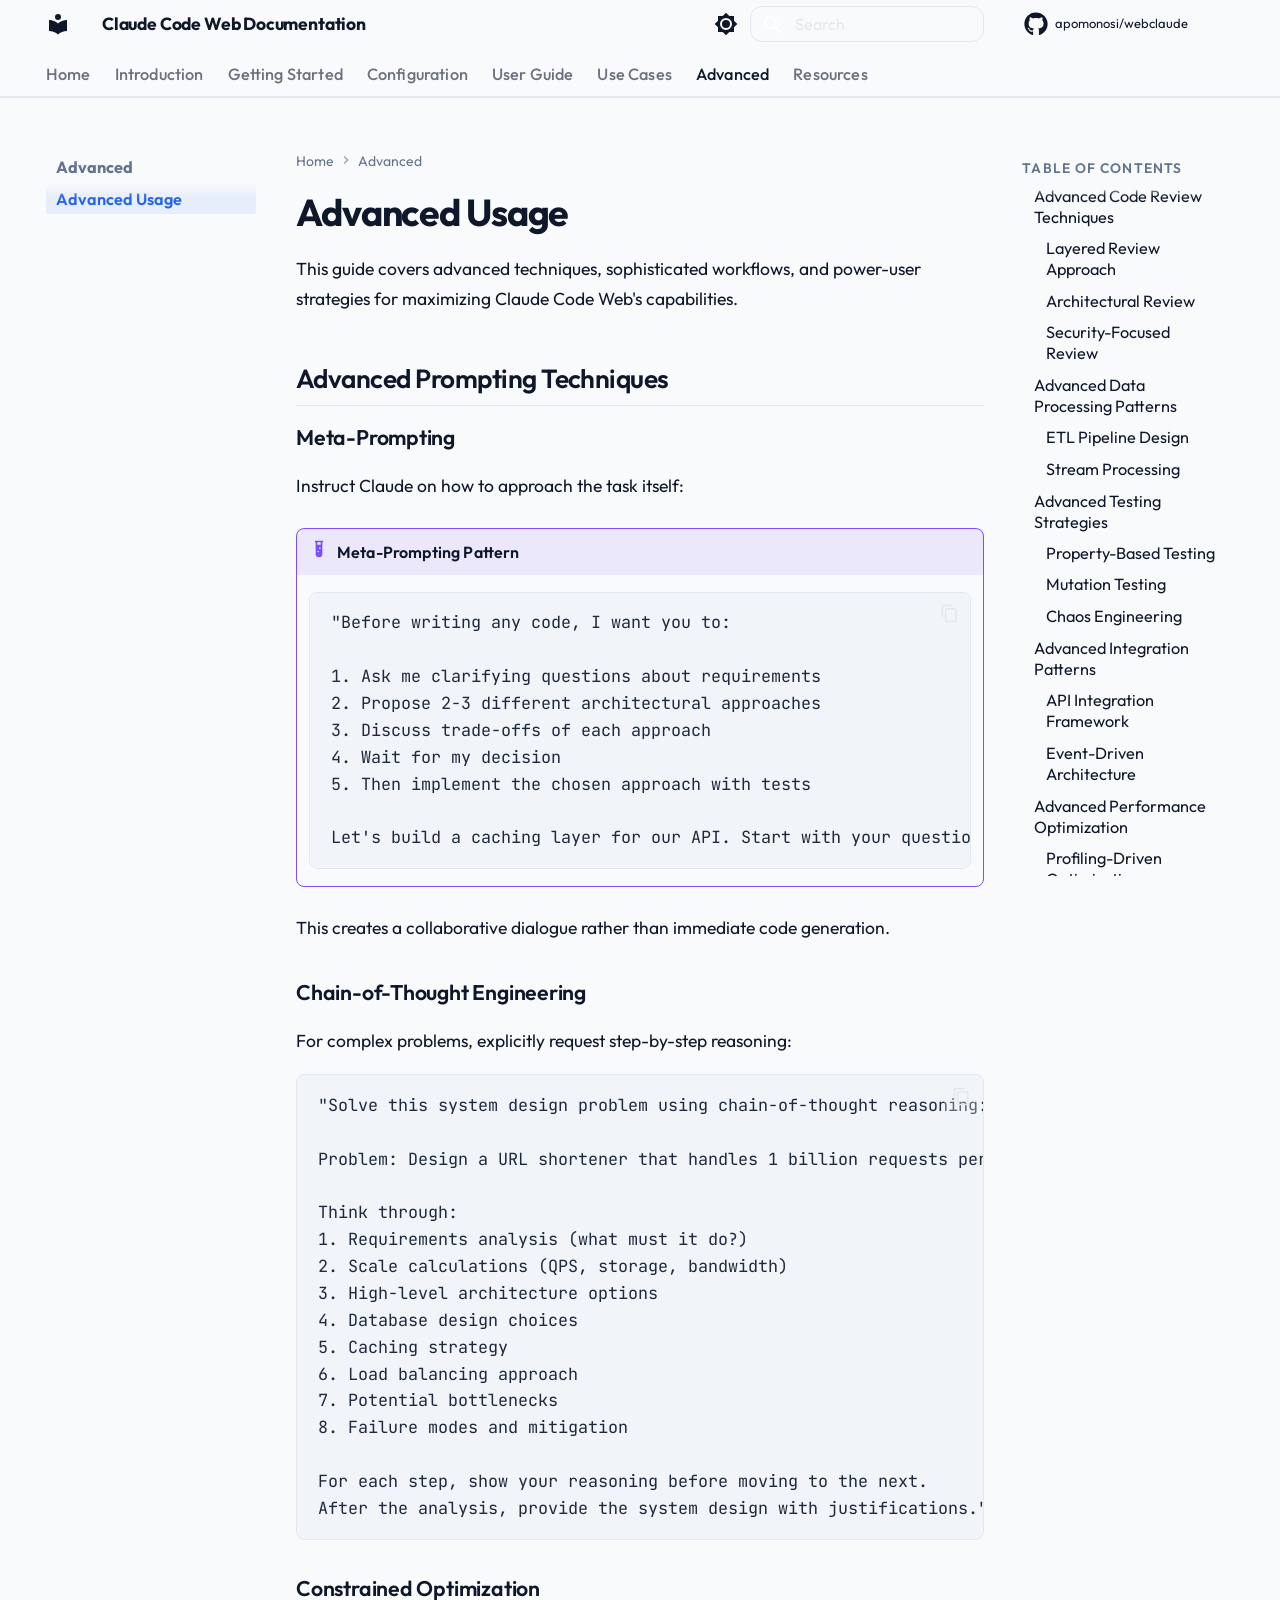
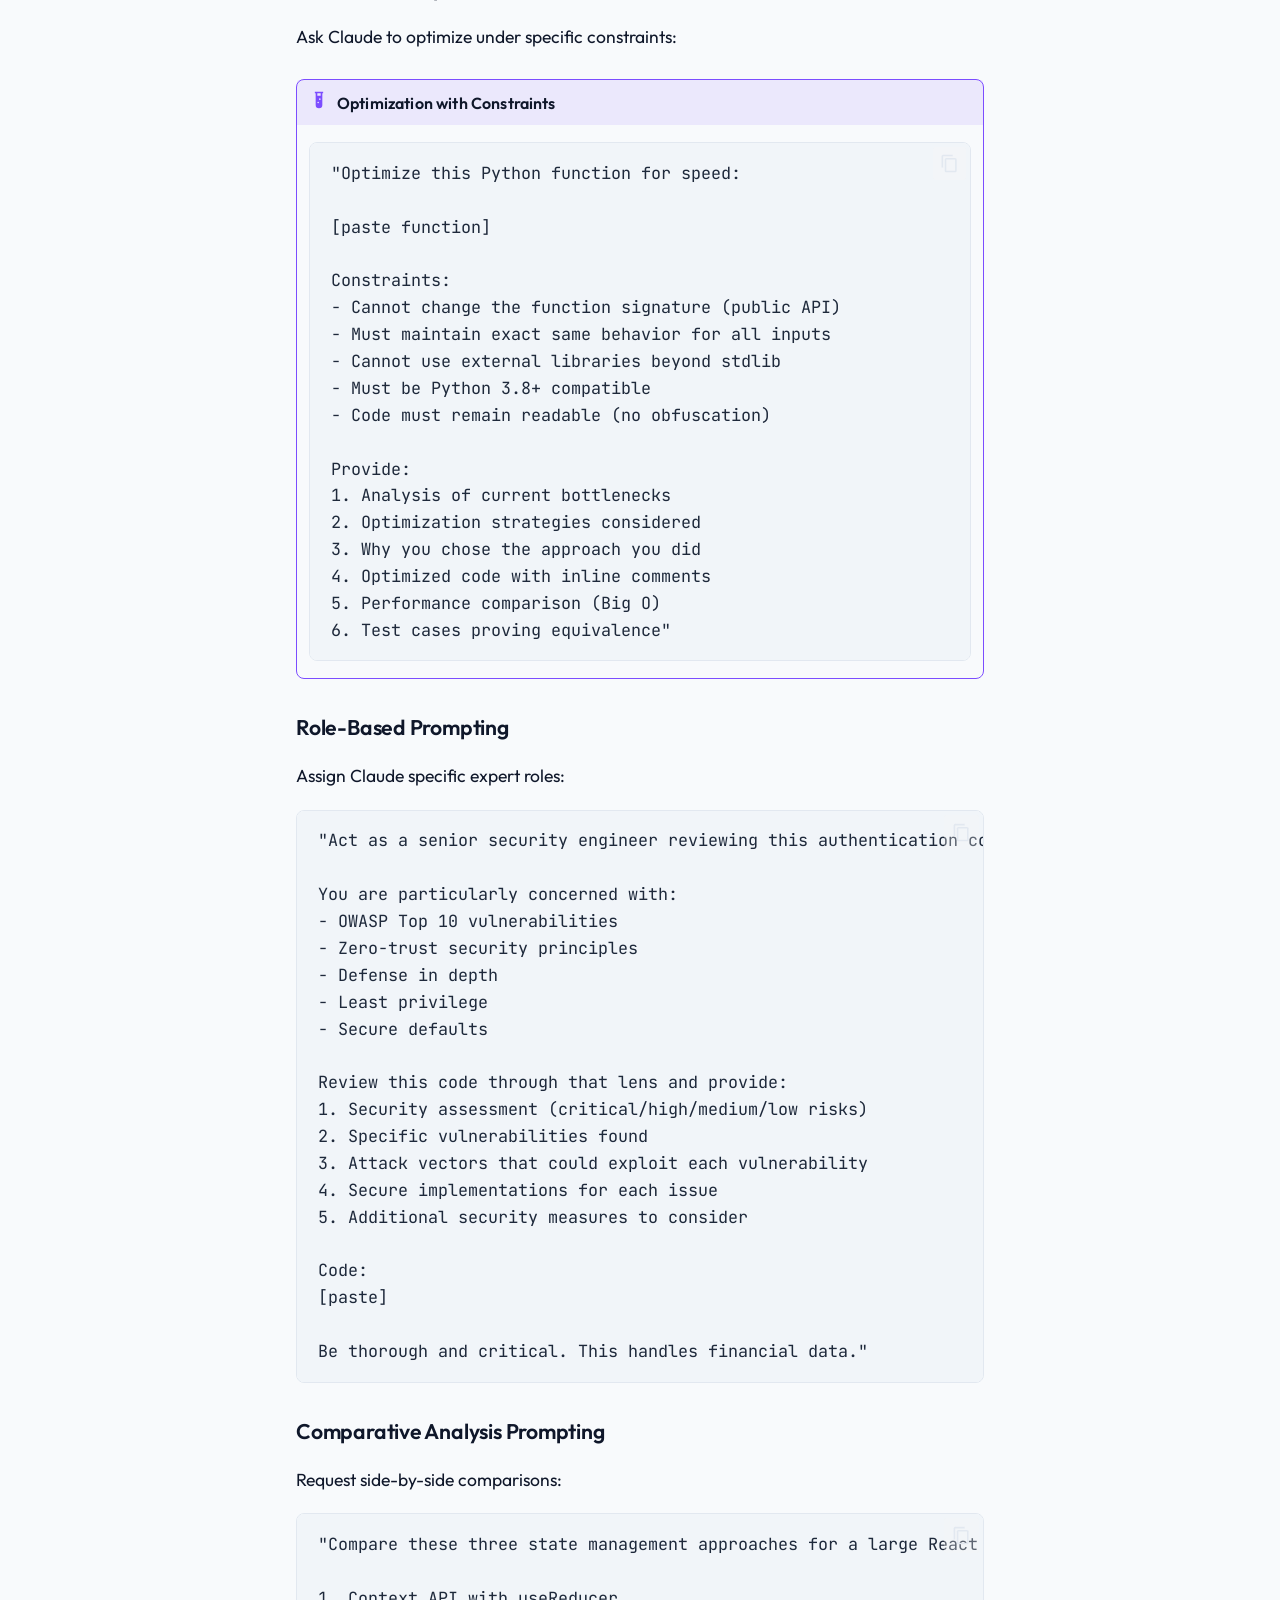
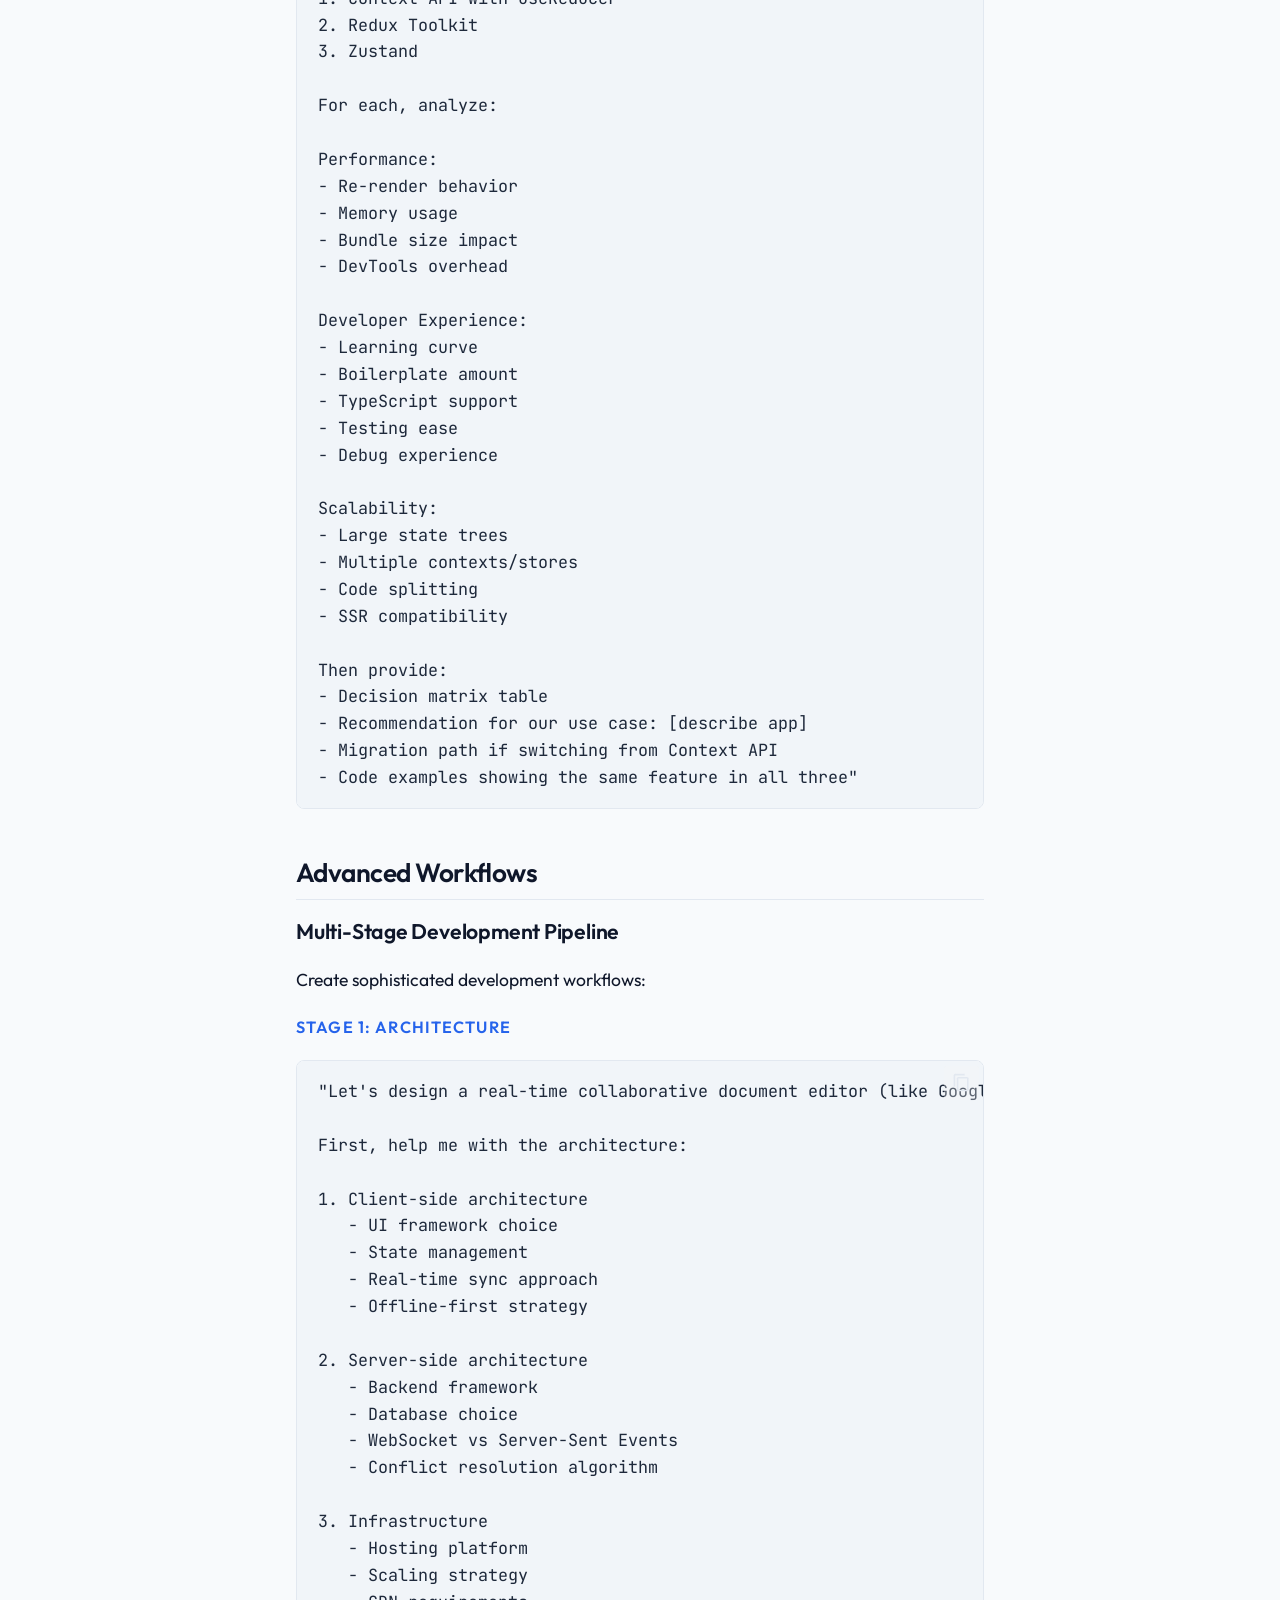
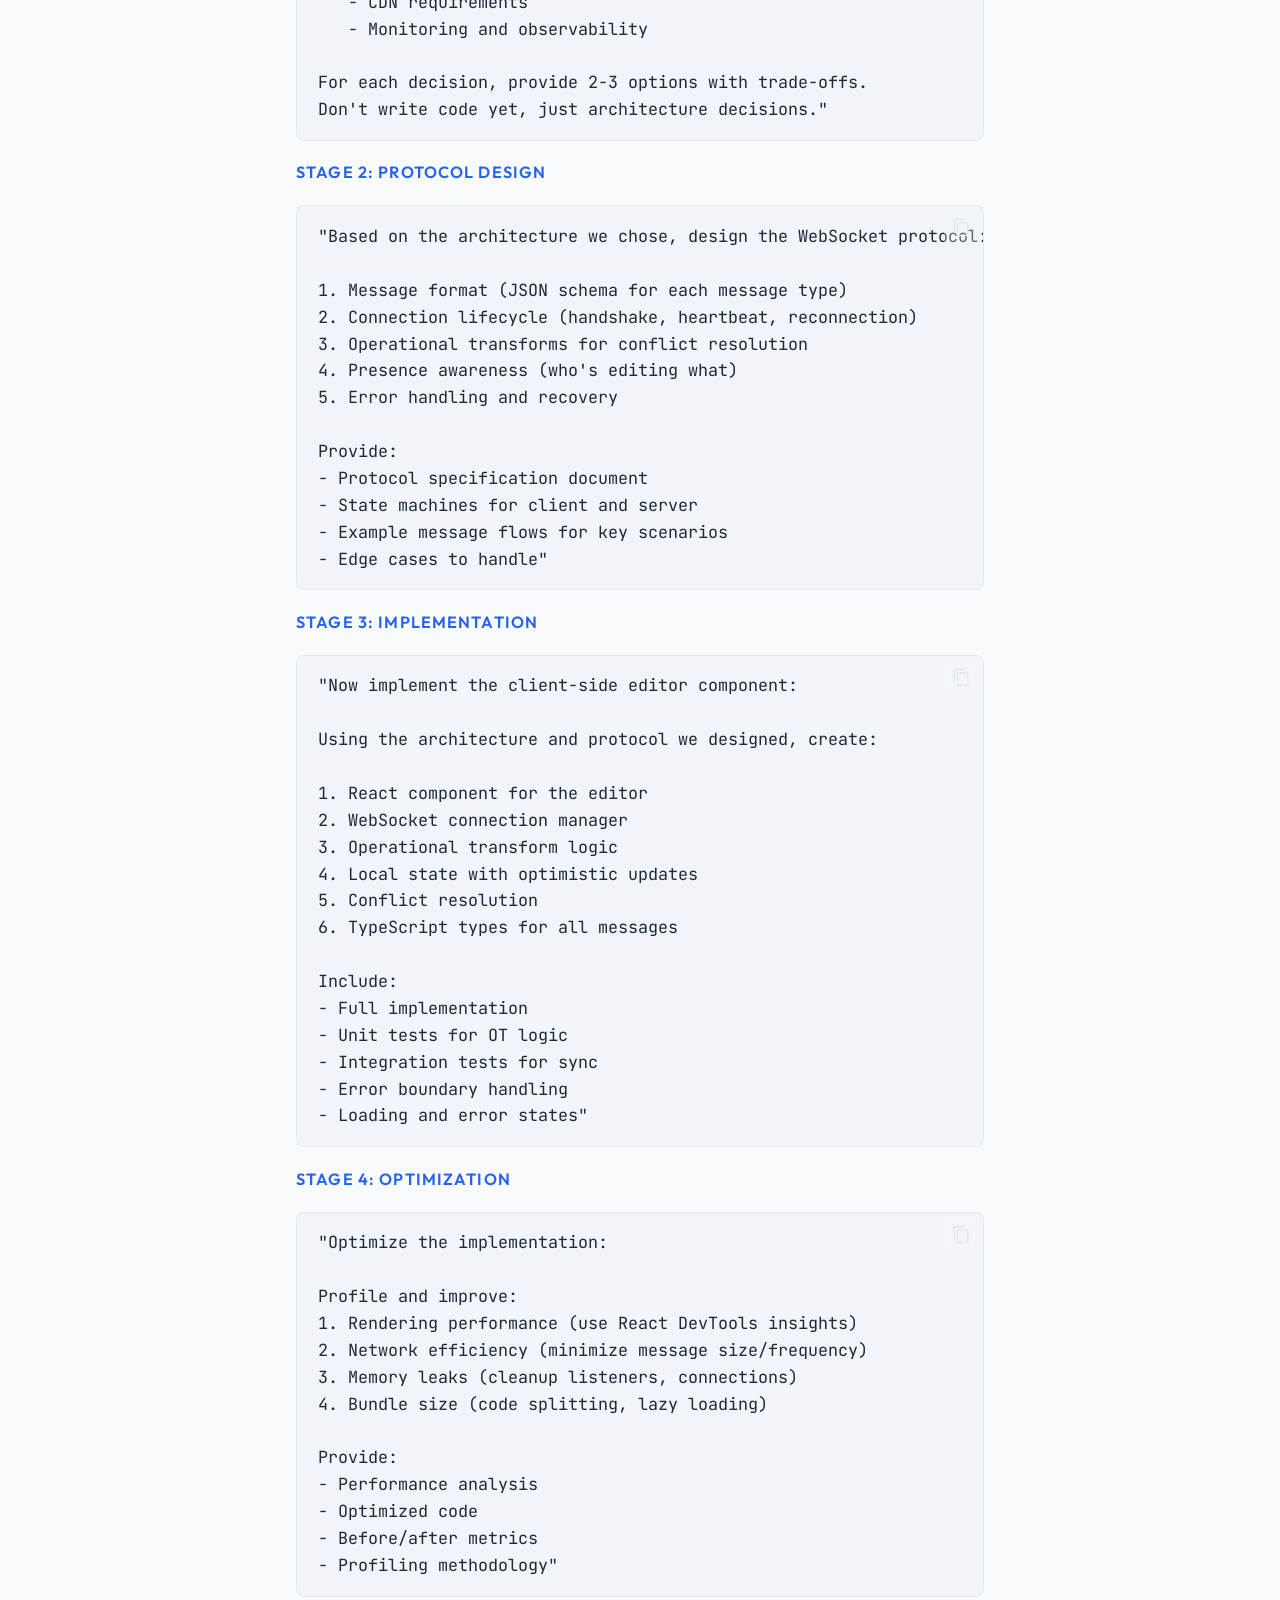
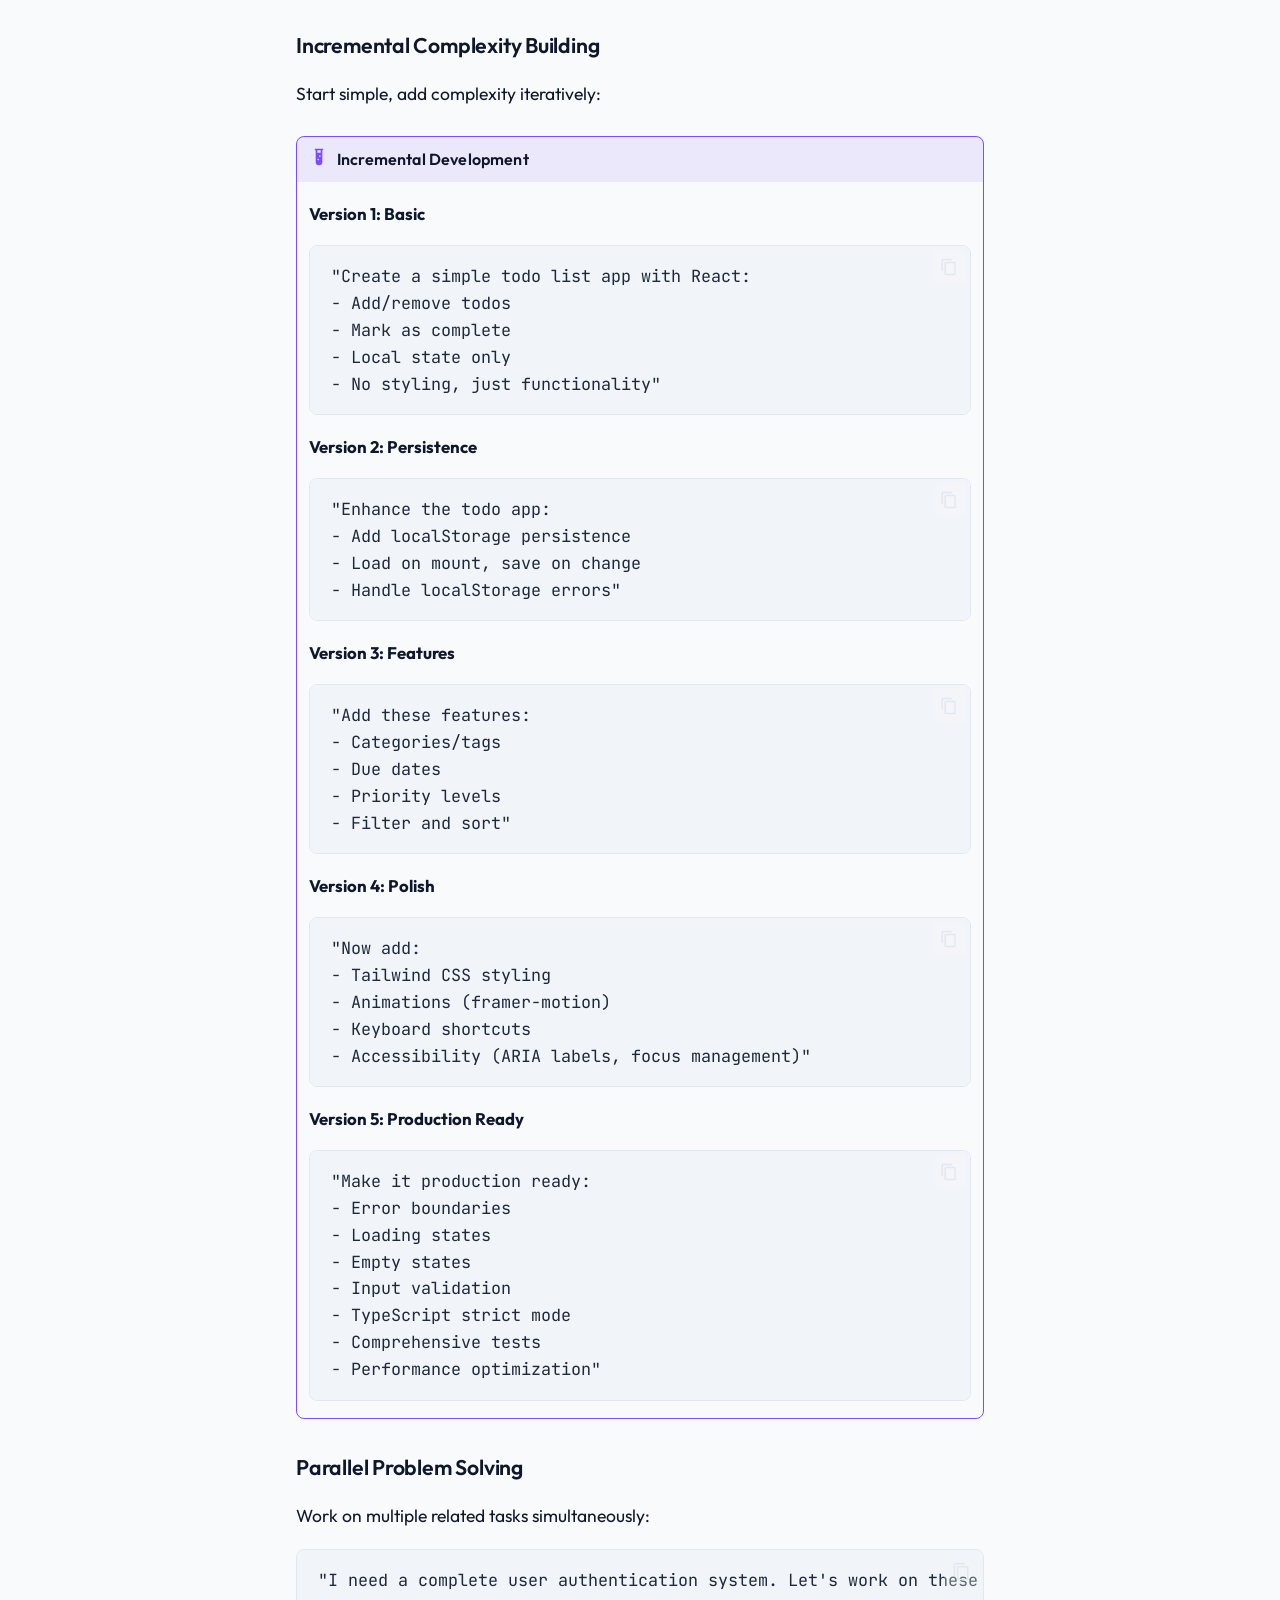
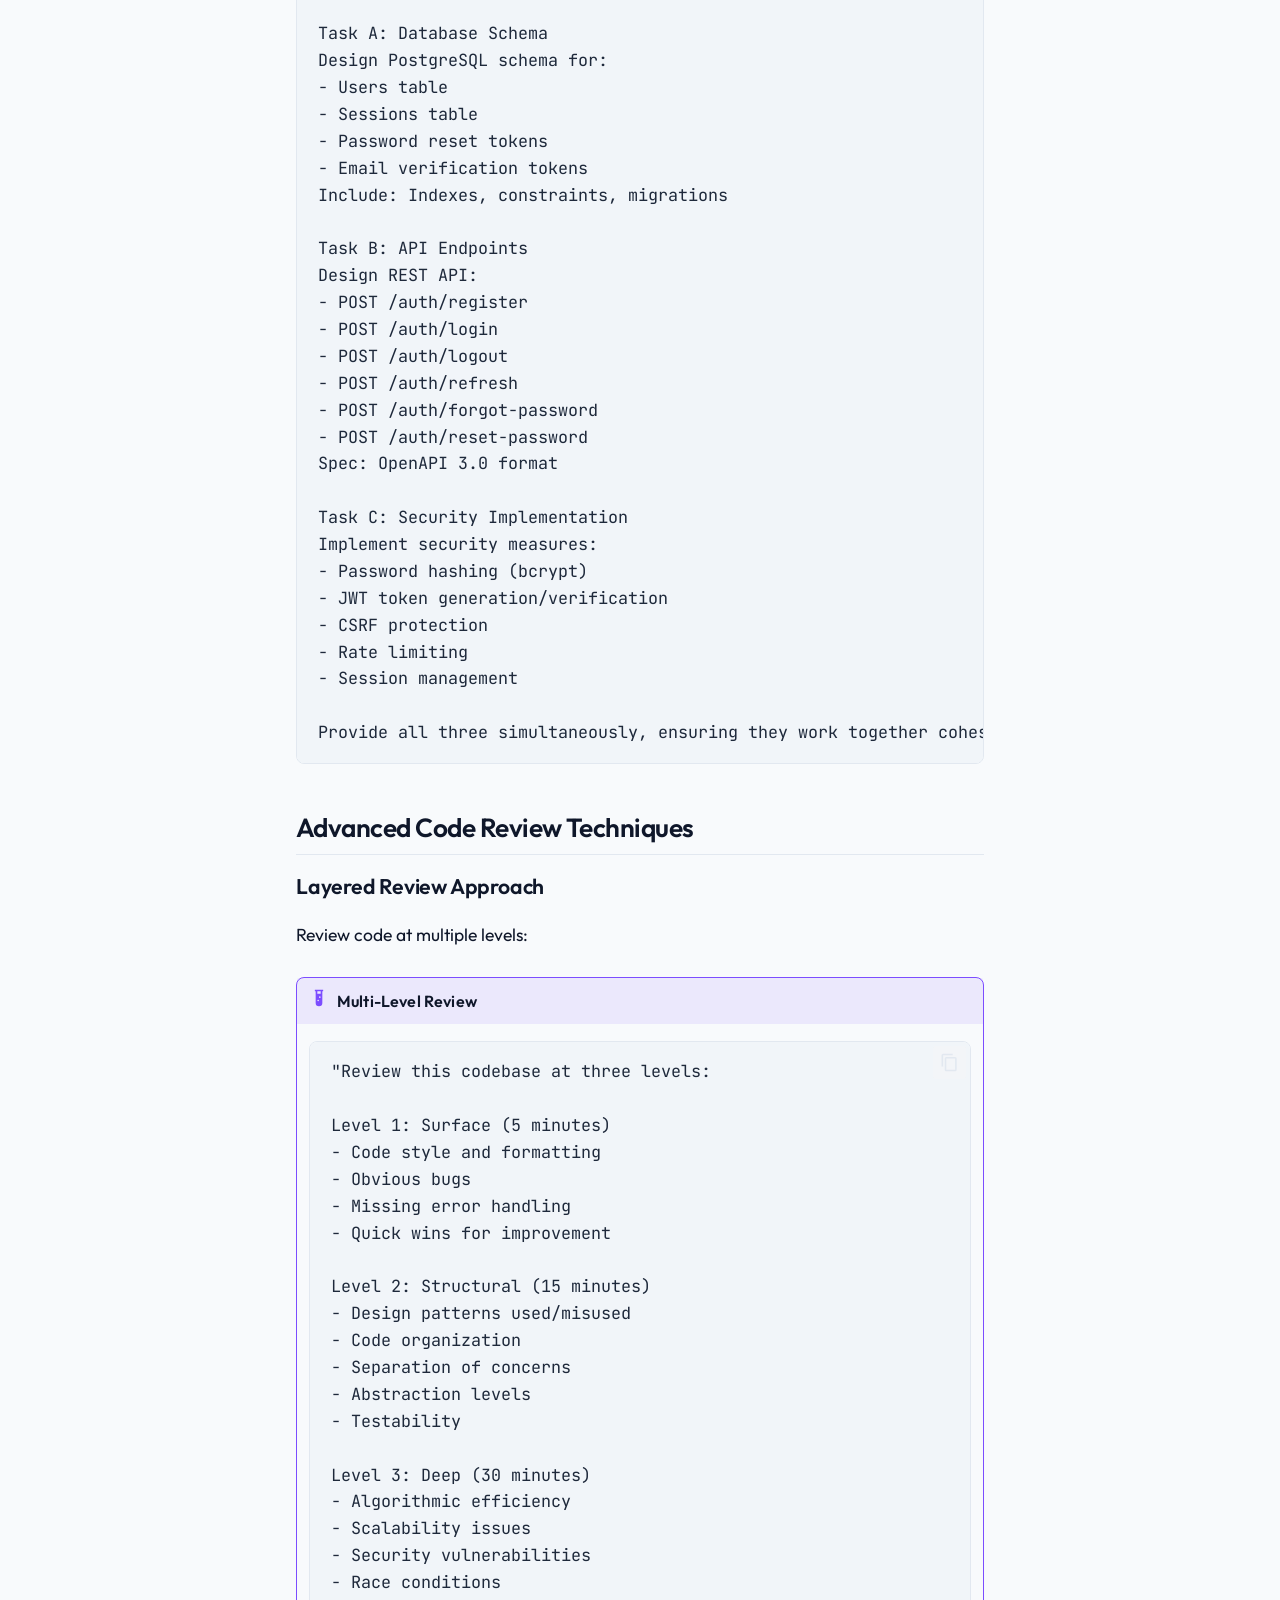
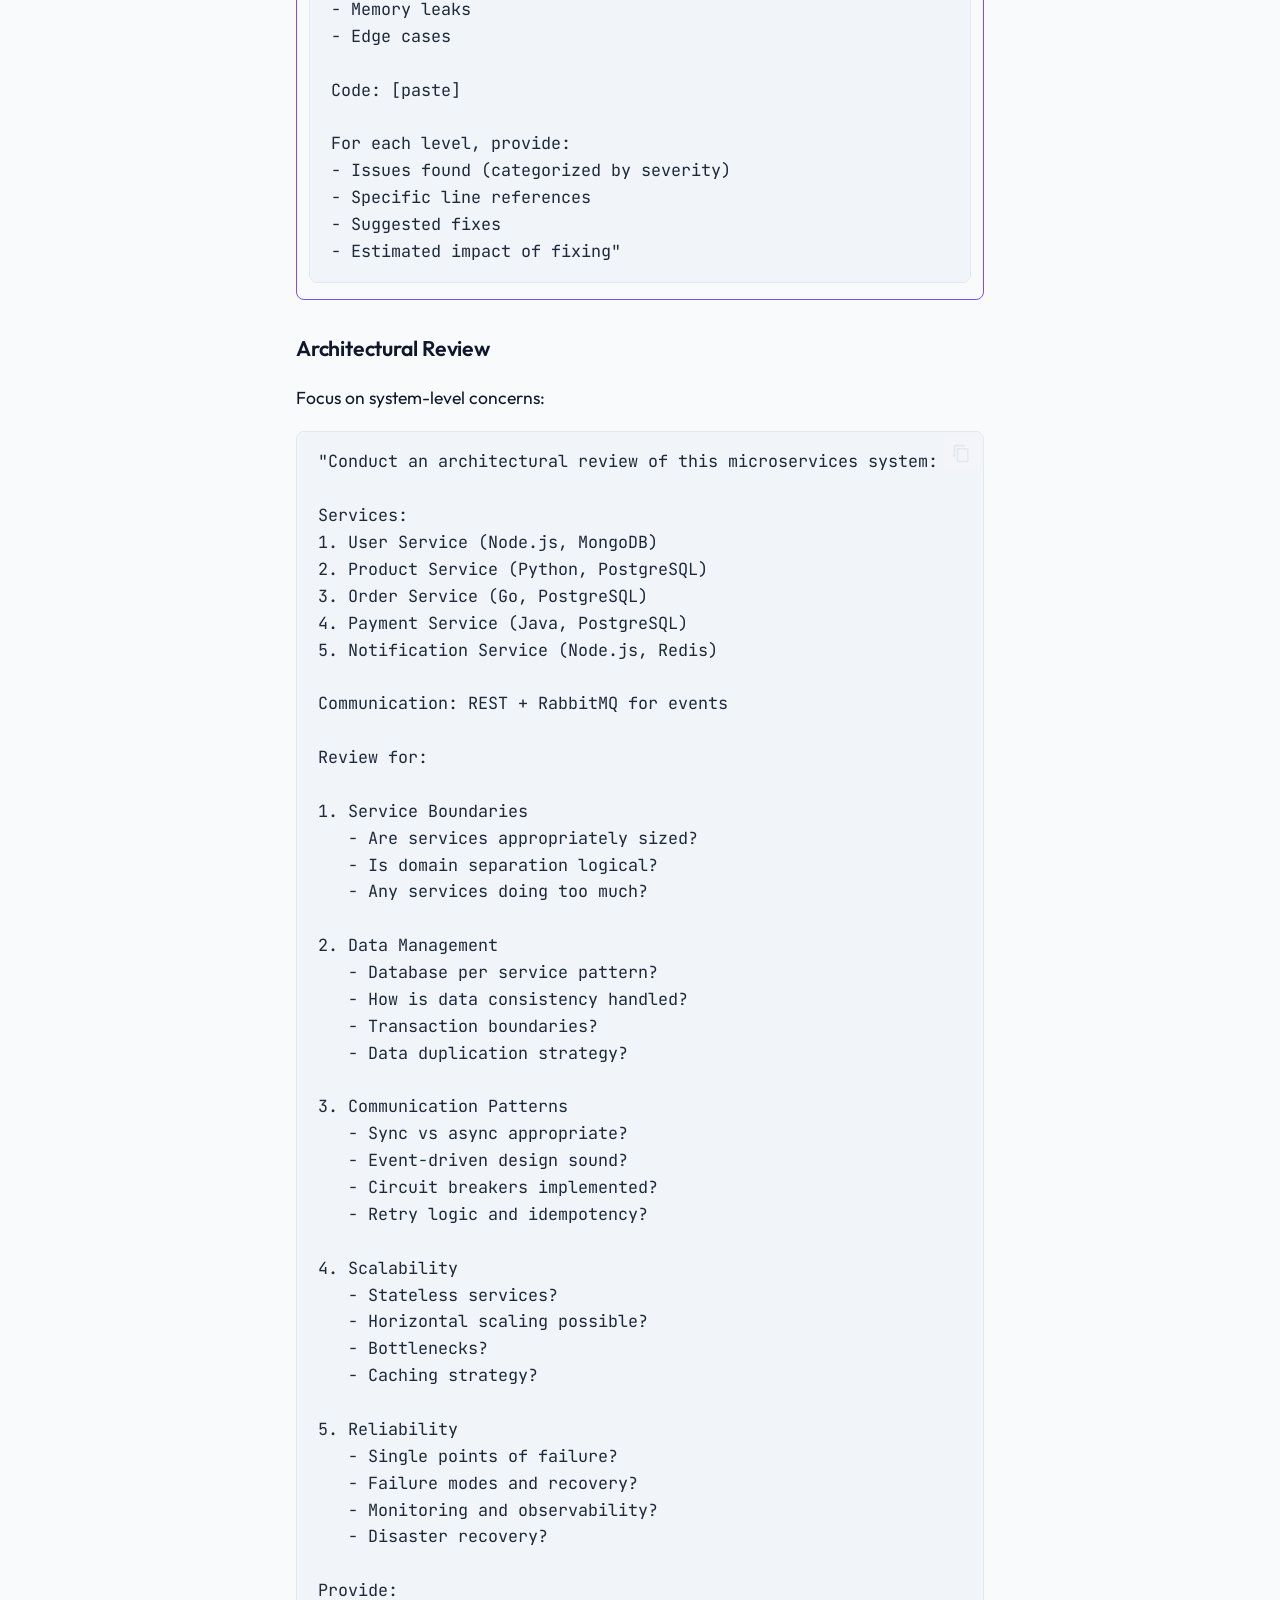
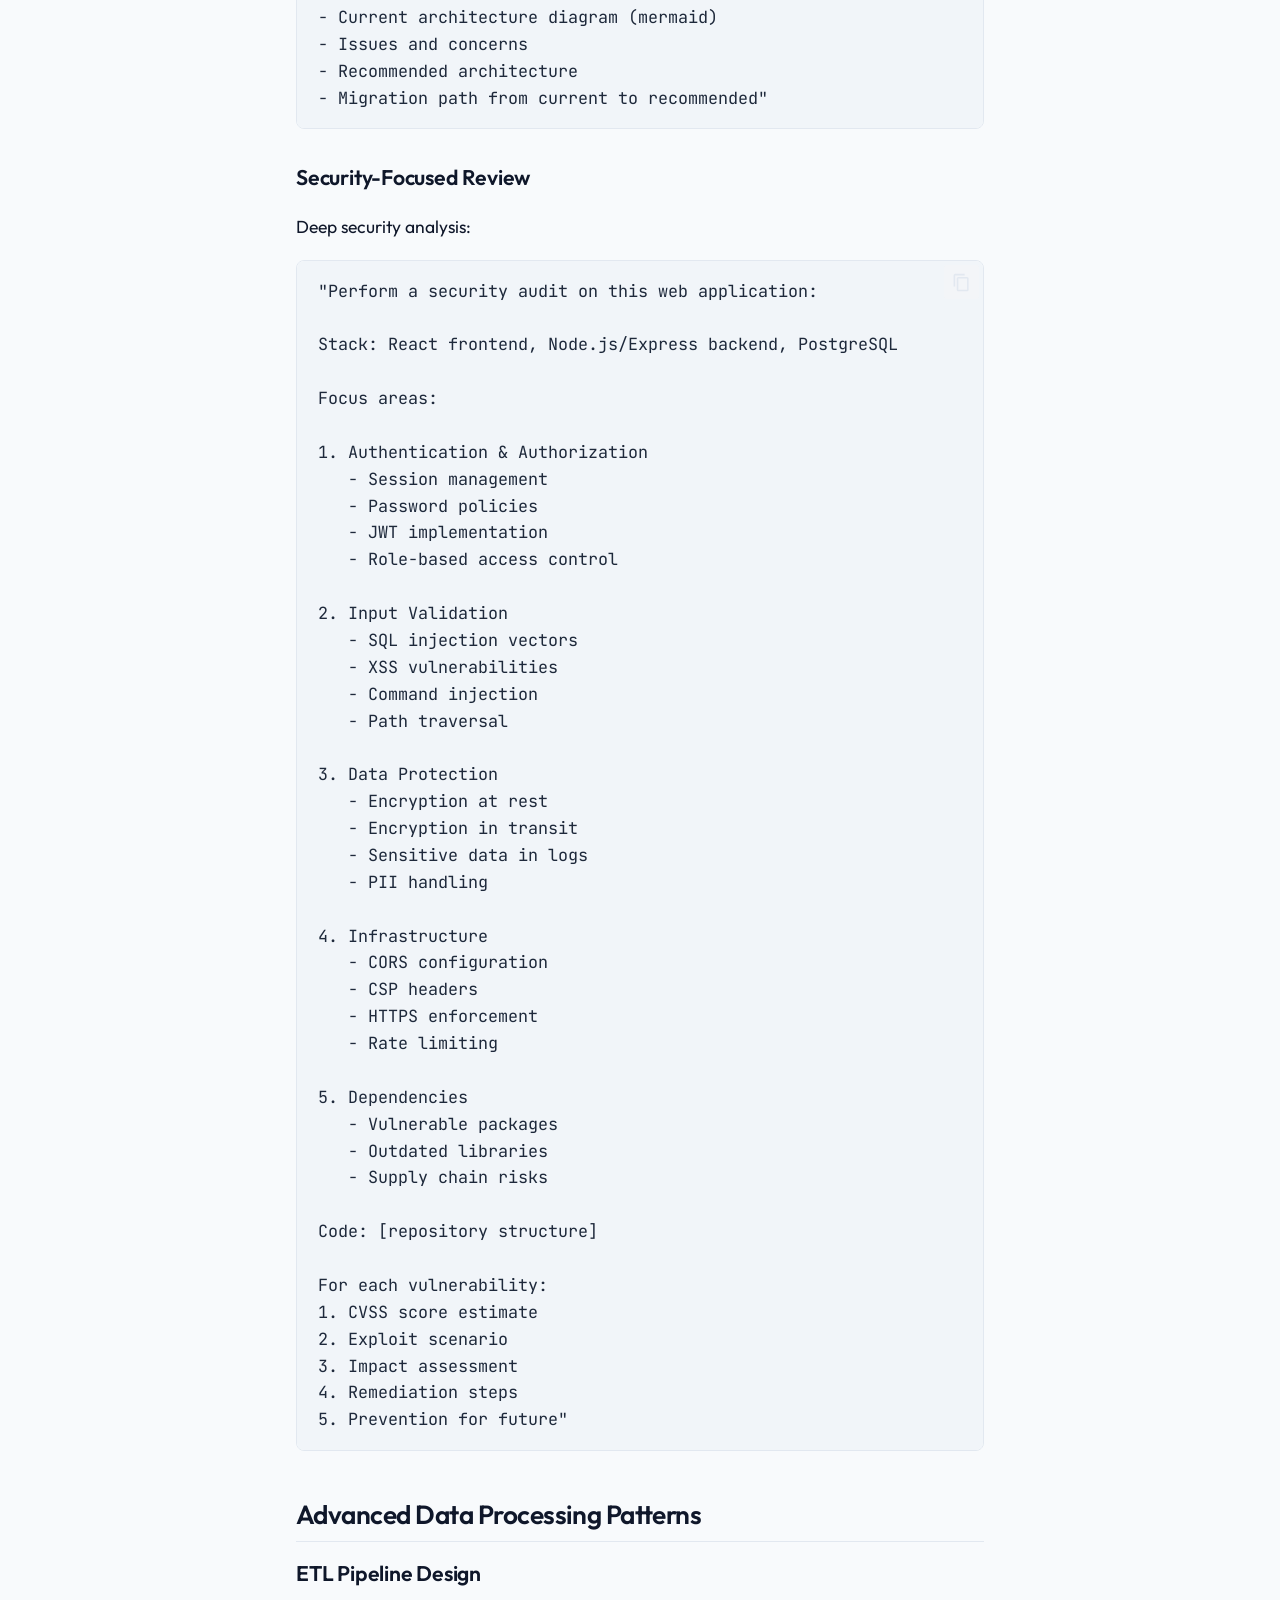
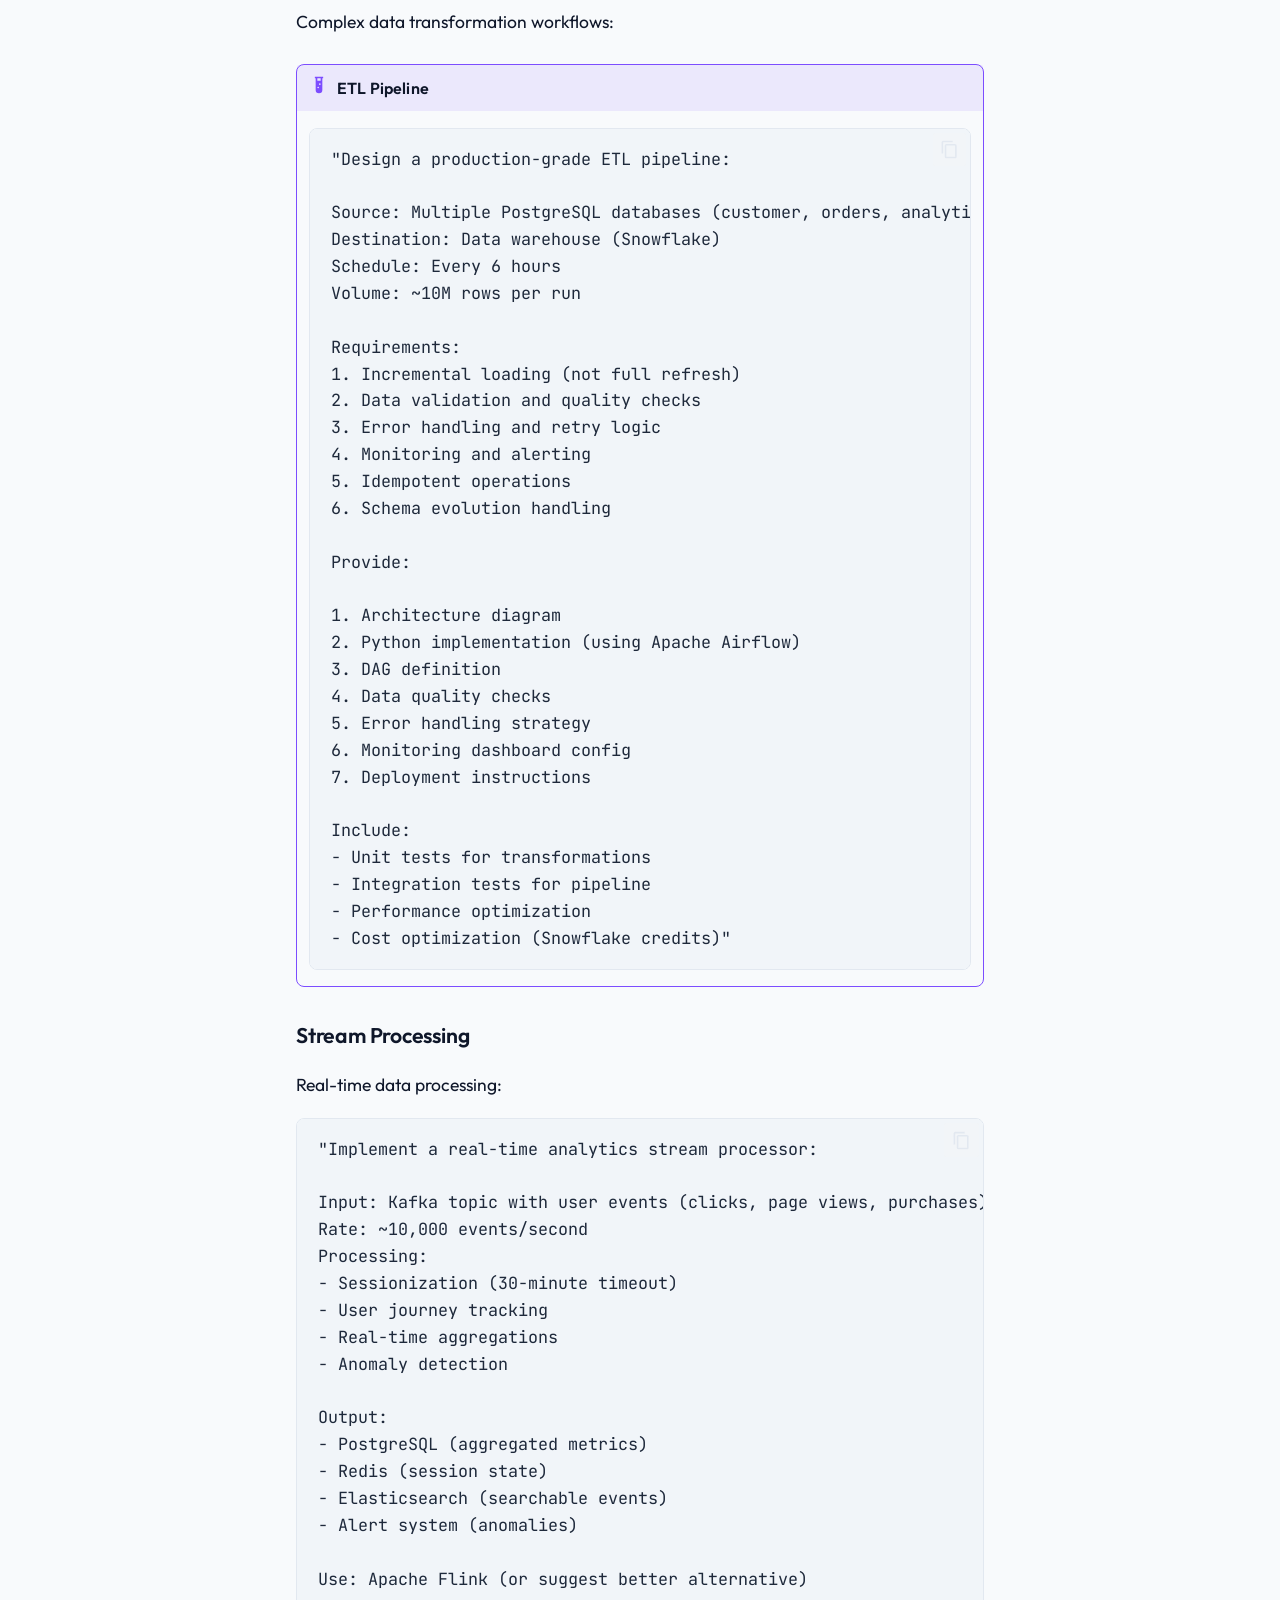
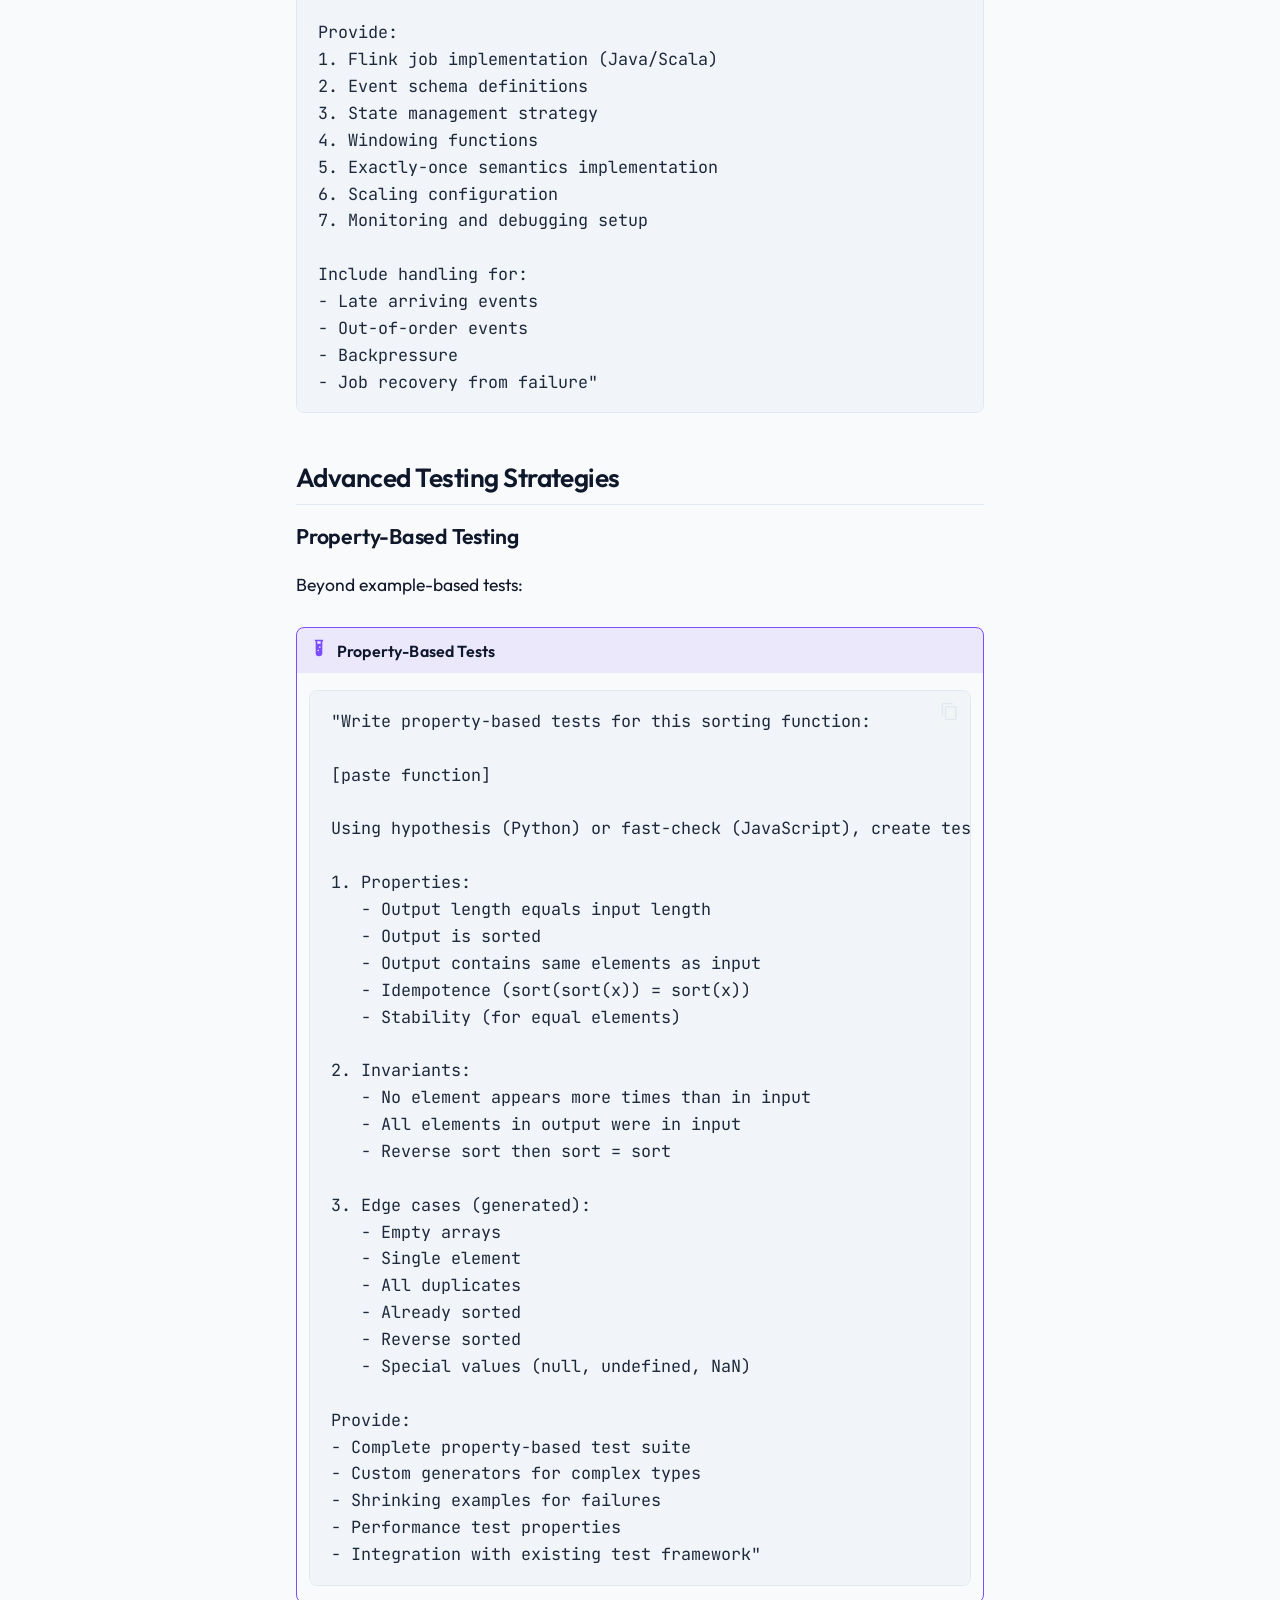
<file: advanced-usage/index.html>
<!doctype html>
<html lang="en" class="no-js">
  <head>
    
      <meta charset="utf-8">
      <meta name="viewport" content="width=device-width,initial-scale=1">
      
        <meta name="description" content="Comprehensive documentation for Claude Code Web - AI-powered coding assistant">
      
      
        <meta name="author" content="Claude Code Team">
      
      
        <link rel="canonical" href="https://apomonosi.github.io/webclaude/advanced-usage/">
      
      
        <link rel="prev" href="../non-code-examples/">
      
      
        <link rel="next" href="../resources/">
      
      
        
      
      
      <link rel="icon" href="../assets/images/favicon.png">
      <meta name="generator" content="mkdocs-1.6.1, mkdocs-material-9.7.6">
    
    
      
        <title>Advanced Usage - Claude Code Web Documentation</title>
      
    
    
      <link rel="stylesheet" href="../assets/stylesheets/main.484c7ddc.min.css">
      
        
        <link rel="stylesheet" href="../assets/stylesheets/palette.ab4e12ef.min.css">
      
      


    
    
      
    
    
      
        
        
        <link rel="preconnect" href="https://fonts.gstatic.com" crossorigin>
        <link rel="stylesheet" href="https://fonts.googleapis.com/css?family=Outfit:300,300i,400,400i,700,700i%7CJetBrains+Mono:400,400i,700,700i&display=fallback">
        <style>:root{--md-text-font:"Outfit";--md-code-font:"JetBrains Mono"}</style>
      
    
    
      <link rel="stylesheet" href="../stylesheets/extra.css">
    
    <script>__md_scope=new URL("..",location),__md_hash=e=>[...e].reduce(((e,_)=>(e<<5)-e+_.charCodeAt(0)),0),__md_get=(e,_=localStorage,t=__md_scope)=>JSON.parse(_.getItem(t.pathname+"."+e)),__md_set=(e,_,t=localStorage,a=__md_scope)=>{try{t.setItem(a.pathname+"."+e,JSON.stringify(_))}catch(e){}}</script>
    
      

    
    
  </head>
  
  
    
    
      
    
    
    
    
    <body dir="ltr" data-md-color-scheme="default" data-md-color-primary="blue" data-md-color-accent="blue">
  
    
    <input class="md-toggle" data-md-toggle="drawer" type="checkbox" id="__drawer" autocomplete="off">
    <input class="md-toggle" data-md-toggle="search" type="checkbox" id="__search" autocomplete="off">
    <label class="md-overlay" for="__drawer"></label>
    <div data-md-component="skip">
      
        
        <a href="#advanced-usage" class="md-skip">
          Skip to content
        </a>
      
    </div>
    <div data-md-component="announce">
      
    </div>
    
    
      

  

<header class="md-header md-header--shadow md-header--lifted" data-md-component="header">
  <nav class="md-header__inner md-grid" aria-label="Header">
    <a href=".." title="Claude Code Web Documentation" class="md-header__button md-logo" aria-label="Claude Code Web Documentation" data-md-component="logo">
      
  
  <svg xmlns="http://www.w3.org/2000/svg" viewBox="0 0 24 24"><path d="M12 8a3 3 0 0 0 3-3 3 3 0 0 0-3-3 3 3 0 0 0-3 3 3 3 0 0 0 3 3m0 3.54C9.64 9.35 6.5 8 3 8v11c3.5 0 6.64 1.35 9 3.54 2.36-2.19 5.5-3.54 9-3.54V8c-3.5 0-6.64 1.35-9 3.54"/></svg>

    </a>
    <label class="md-header__button md-icon" for="__drawer">
      
      <svg xmlns="http://www.w3.org/2000/svg" viewBox="0 0 24 24"><path d="M3 6h18v2H3zm0 5h18v2H3zm0 5h18v2H3z"/></svg>
    </label>
    <div class="md-header__title" data-md-component="header-title">
      <div class="md-header__ellipsis">
        <div class="md-header__topic">
          <span class="md-ellipsis">
            Claude Code Web Documentation
          </span>
        </div>
        <div class="md-header__topic" data-md-component="header-topic">
          <span class="md-ellipsis">
            
              Advanced Usage
            
          </span>
        </div>
      </div>
    </div>
    
      
        <form class="md-header__option" data-md-component="palette">
  
    
    
    
    <input class="md-option" data-md-color-media="" data-md-color-scheme="default" data-md-color-primary="blue" data-md-color-accent="blue"  aria-label="Switch to dark mode"  type="radio" name="__palette" id="__palette_0">
    
      <label class="md-header__button md-icon" title="Switch to dark mode" for="__palette_1" hidden>
        <svg xmlns="http://www.w3.org/2000/svg" viewBox="0 0 24 24"><path d="M12 8a4 4 0 0 0-4 4 4 4 0 0 0 4 4 4 4 0 0 0 4-4 4 4 0 0 0-4-4m0 10a6 6 0 0 1-6-6 6 6 0 0 1 6-6 6 6 0 0 1 6 6 6 6 0 0 1-6 6m8-9.31V4h-4.69L12 .69 8.69 4H4v4.69L.69 12 4 15.31V20h4.69L12 23.31 15.31 20H20v-4.69L23.31 12z"/></svg>
      </label>
    
  
    
    
    
    <input class="md-option" data-md-color-media="" data-md-color-scheme="slate" data-md-color-primary="blue" data-md-color-accent="blue"  aria-label="Switch to light mode"  type="radio" name="__palette" id="__palette_1">
    
      <label class="md-header__button md-icon" title="Switch to light mode" for="__palette_0" hidden>
        <svg xmlns="http://www.w3.org/2000/svg" viewBox="0 0 24 24"><path d="M12 18c-.89 0-1.74-.2-2.5-.55C11.56 16.5 13 14.42 13 12s-1.44-4.5-3.5-5.45C10.26 6.2 11.11 6 12 6a6 6 0 0 1 6 6 6 6 0 0 1-6 6m8-9.31V4h-4.69L12 .69 8.69 4H4v4.69L.69 12 4 15.31V20h4.69L12 23.31 15.31 20H20v-4.69L23.31 12z"/></svg>
      </label>
    
  
</form>
      
    
    
      <script>var palette=__md_get("__palette");if(palette&&palette.color){if("(prefers-color-scheme)"===palette.color.media){var media=matchMedia("(prefers-color-scheme: light)"),input=document.querySelector(media.matches?"[data-md-color-media='(prefers-color-scheme: light)']":"[data-md-color-media='(prefers-color-scheme: dark)']");palette.color.media=input.getAttribute("data-md-color-media"),palette.color.scheme=input.getAttribute("data-md-color-scheme"),palette.color.primary=input.getAttribute("data-md-color-primary"),palette.color.accent=input.getAttribute("data-md-color-accent")}for(var[key,value]of Object.entries(palette.color))document.body.setAttribute("data-md-color-"+key,value)}</script>
    
    
    
      
      
        <label class="md-header__button md-icon" for="__search">
          
          <svg xmlns="http://www.w3.org/2000/svg" viewBox="0 0 24 24"><path d="M9.5 3A6.5 6.5 0 0 1 16 9.5c0 1.61-.59 3.09-1.56 4.23l.27.27h.79l5 5-1.5 1.5-5-5v-.79l-.27-.27A6.52 6.52 0 0 1 9.5 16 6.5 6.5 0 0 1 3 9.5 6.5 6.5 0 0 1 9.5 3m0 2C7 5 5 7 5 9.5S7 14 9.5 14 14 12 14 9.5 12 5 9.5 5"/></svg>
        </label>
        <div class="md-search" data-md-component="search" role="dialog">
  <label class="md-search__overlay" for="__search"></label>
  <div class="md-search__inner" role="search">
    <form class="md-search__form" name="search">
      <input type="text" class="md-search__input" name="query" aria-label="Search" placeholder="Search" autocapitalize="off" autocorrect="off" autocomplete="off" spellcheck="false" data-md-component="search-query" required>
      <label class="md-search__icon md-icon" for="__search">
        
        <svg xmlns="http://www.w3.org/2000/svg" viewBox="0 0 24 24"><path d="M9.5 3A6.5 6.5 0 0 1 16 9.5c0 1.61-.59 3.09-1.56 4.23l.27.27h.79l5 5-1.5 1.5-5-5v-.79l-.27-.27A6.52 6.52 0 0 1 9.5 16 6.5 6.5 0 0 1 3 9.5 6.5 6.5 0 0 1 9.5 3m0 2C7 5 5 7 5 9.5S7 14 9.5 14 14 12 14 9.5 12 5 9.5 5"/></svg>
        
        <svg xmlns="http://www.w3.org/2000/svg" viewBox="0 0 24 24"><path d="M20 11v2H8l5.5 5.5-1.42 1.42L4.16 12l7.92-7.92L13.5 5.5 8 11z"/></svg>
      </label>
      <nav class="md-search__options" aria-label="Search">
        
        <button type="reset" class="md-search__icon md-icon" title="Clear" aria-label="Clear" tabindex="-1">
          
          <svg xmlns="http://www.w3.org/2000/svg" viewBox="0 0 24 24"><path d="M19 6.41 17.59 5 12 10.59 6.41 5 5 6.41 10.59 12 5 17.59 6.41 19 12 13.41 17.59 19 19 17.59 13.41 12z"/></svg>
        </button>
      </nav>
      
        <div class="md-search__suggest" data-md-component="search-suggest"></div>
      
    </form>
    <div class="md-search__output">
      <div class="md-search__scrollwrap" tabindex="0" data-md-scrollfix>
        <div class="md-search-result" data-md-component="search-result">
          <div class="md-search-result__meta">
            Initializing search
          </div>
          <ol class="md-search-result__list" role="presentation"></ol>
        </div>
      </div>
    </div>
  </div>
</div>
      
    
    
      <div class="md-header__source">
        <a href="https://github.com/apomonosi/webclaude" title="Go to repository" class="md-source" data-md-component="source">
  <div class="md-source__icon md-icon">
    
    <svg xmlns="http://www.w3.org/2000/svg" viewBox="0 0 512 512"><!--! Font Awesome Free 7.1.0 by @fontawesome - https://fontawesome.com License - https://fontawesome.com/license/free (Icons: CC BY 4.0, Fonts: SIL OFL 1.1, Code: MIT License) Copyright 2025 Fonticons, Inc.--><path d="M173.9 397.4c0 2-2.3 3.6-5.2 3.6-3.3.3-5.6-1.3-5.6-3.6 0-2 2.3-3.6 5.2-3.6 3-.3 5.6 1.3 5.6 3.6m-31.1-4.5c-.7 2 1.3 4.3 4.3 4.9 2.6 1 5.6 0 6.2-2s-1.3-4.3-4.3-5.2c-2.6-.7-5.5.3-6.2 2.3m44.2-1.7c-2.9.7-4.9 2.6-4.6 4.9.3 2 2.9 3.3 5.9 2.6 2.9-.7 4.9-2.6 4.6-4.6-.3-1.9-3-3.2-5.9-2.9M252.8 8C114.1 8 8 113.3 8 252c0 110.9 69.8 205.8 169.5 239.2 12.8 2.3 17.3-5.6 17.3-12.1 0-6.2-.3-40.4-.3-61.4 0 0-70 15-84.7-29.8 0 0-11.4-29.1-27.8-36.6 0 0-22.9-15.7 1.6-15.4 0 0 24.9 2 38.6 25.8 21.9 38.6 58.6 27.5 72.9 20.9 2.3-16 8.8-27.1 16-33.7-55.9-6.2-112.3-14.3-112.3-110.5 0-27.5 7.6-41.3 23.6-58.9-2.6-6.5-11.1-33.3 2.6-67.9 20.9-6.5 69 27 69 27 20-5.6 41.5-8.5 62.8-8.5s42.8 2.9 62.8 8.5c0 0 48.1-33.6 69-27 13.7 34.7 5.2 61.4 2.6 67.9 16 17.7 25.8 31.5 25.8 58.9 0 96.5-58.9 104.2-114.8 110.5 9.2 7.9 17 22.9 17 46.4 0 33.7-.3 75.4-.3 83.6 0 6.5 4.6 14.4 17.3 12.1C436.2 457.8 504 362.9 504 252 504 113.3 391.5 8 252.8 8M105.2 352.9c-1.3 1-1 3.3.7 5.2 1.6 1.6 3.9 2.3 5.2 1 1.3-1 1-3.3-.7-5.2-1.6-1.6-3.9-2.3-5.2-1m-10.8-8.1c-.7 1.3.3 2.9 2.3 3.9 1.6 1 3.6.7 4.3-.7.7-1.3-.3-2.9-2.3-3.9-2-.6-3.6-.3-4.3.7m32.4 35.6c-1.6 1.3-1 4.3 1.3 6.2 2.3 2.3 5.2 2.6 6.5 1 1.3-1.3.7-4.3-1.3-6.2-2.2-2.3-5.2-2.6-6.5-1m-11.4-14.7c-1.6 1-1.6 3.6 0 5.9s4.3 3.3 5.6 2.3c1.6-1.3 1.6-3.9 0-6.2-1.4-2.3-4-3.3-5.6-2"/></svg>
  </div>
  <div class="md-source__repository">
    apomonosi/webclaude
  </div>
</a>
      </div>
    
  </nav>
  
    
      
<nav class="md-tabs" aria-label="Tabs" data-md-component="tabs">
  <div class="md-grid">
    <ul class="md-tabs__list">
      
        
  
  
  
  
    <li class="md-tabs__item">
      <a href=".." class="md-tabs__link">
        
  
  
    
  
  Home

      </a>
    </li>
  

      
        
  
  
  
  
    <li class="md-tabs__item">
      <a href="../introduction/" class="md-tabs__link">
        
  
  
    
  
  Introduction

      </a>
    </li>
  

      
        
  
  
  
  
    
    
      <li class="md-tabs__item">
        <a href="../getting-started/" class="md-tabs__link">
          
  
  
  Getting Started

        </a>
      </li>
    
  

      
        
  
  
  
  
    
    
      <li class="md-tabs__item">
        <a href="../configuration/" class="md-tabs__link">
          
  
  
  Configuration

        </a>
      </li>
    
  

      
        
  
  
  
  
    
    
      <li class="md-tabs__item">
        <a href="../effective-usage/" class="md-tabs__link">
          
  
  
  User Guide

        </a>
      </li>
    
  

      
        
  
  
  
  
    
    
      <li class="md-tabs__item">
        <a href="../research-use-cases/" class="md-tabs__link">
          
  
  
  Use Cases

        </a>
      </li>
    
  

      
        
  
  
  
    
  
  
    
    
      <li class="md-tabs__item md-tabs__item--active">
        <a href="./" class="md-tabs__link">
          
  
  
  Advanced

        </a>
      </li>
    
  

      
        
  
  
  
  
    
    
      <li class="md-tabs__item">
        <a href="../resources/" class="md-tabs__link">
          
  
  
  Resources

        </a>
      </li>
    
  

      
    </ul>
  </div>
</nav>
    
  
</header>
    
    <div class="md-container" data-md-component="container">
      
      
        
      
      <main class="md-main" data-md-component="main">
        <div class="md-main__inner md-grid">
          
            
              
              <div class="md-sidebar md-sidebar--primary" data-md-component="sidebar" data-md-type="navigation" >
                <div class="md-sidebar__scrollwrap">
                  <div class="md-sidebar__inner">
                    


  


<nav class="md-nav md-nav--primary md-nav--lifted" aria-label="Navigation" data-md-level="0">
  <label class="md-nav__title" for="__drawer">
    <a href=".." title="Claude Code Web Documentation" class="md-nav__button md-logo" aria-label="Claude Code Web Documentation" data-md-component="logo">
      
  
  <svg xmlns="http://www.w3.org/2000/svg" viewBox="0 0 24 24"><path d="M12 8a3 3 0 0 0 3-3 3 3 0 0 0-3-3 3 3 0 0 0-3 3 3 3 0 0 0 3 3m0 3.54C9.64 9.35 6.5 8 3 8v11c3.5 0 6.64 1.35 9 3.54 2.36-2.19 5.5-3.54 9-3.54V8c-3.5 0-6.64 1.35-9 3.54"/></svg>

    </a>
    Claude Code Web Documentation
  </label>
  
    <div class="md-nav__source">
      <a href="https://github.com/apomonosi/webclaude" title="Go to repository" class="md-source" data-md-component="source">
  <div class="md-source__icon md-icon">
    
    <svg xmlns="http://www.w3.org/2000/svg" viewBox="0 0 512 512"><!--! Font Awesome Free 7.1.0 by @fontawesome - https://fontawesome.com License - https://fontawesome.com/license/free (Icons: CC BY 4.0, Fonts: SIL OFL 1.1, Code: MIT License) Copyright 2025 Fonticons, Inc.--><path d="M173.9 397.4c0 2-2.3 3.6-5.2 3.6-3.3.3-5.6-1.3-5.6-3.6 0-2 2.3-3.6 5.2-3.6 3-.3 5.6 1.3 5.6 3.6m-31.1-4.5c-.7 2 1.3 4.3 4.3 4.9 2.6 1 5.6 0 6.2-2s-1.3-4.3-4.3-5.2c-2.6-.7-5.5.3-6.2 2.3m44.2-1.7c-2.9.7-4.9 2.6-4.6 4.9.3 2 2.9 3.3 5.9 2.6 2.9-.7 4.9-2.6 4.6-4.6-.3-1.9-3-3.2-5.9-2.9M252.8 8C114.1 8 8 113.3 8 252c0 110.9 69.8 205.8 169.5 239.2 12.8 2.3 17.3-5.6 17.3-12.1 0-6.2-.3-40.4-.3-61.4 0 0-70 15-84.7-29.8 0 0-11.4-29.1-27.8-36.6 0 0-22.9-15.7 1.6-15.4 0 0 24.9 2 38.6 25.8 21.9 38.6 58.6 27.5 72.9 20.9 2.3-16 8.8-27.1 16-33.7-55.9-6.2-112.3-14.3-112.3-110.5 0-27.5 7.6-41.3 23.6-58.9-2.6-6.5-11.1-33.3 2.6-67.9 20.9-6.5 69 27 69 27 20-5.6 41.5-8.5 62.8-8.5s42.8 2.9 62.8 8.5c0 0 48.1-33.6 69-27 13.7 34.7 5.2 61.4 2.6 67.9 16 17.7 25.8 31.5 25.8 58.9 0 96.5-58.9 104.2-114.8 110.5 9.2 7.9 17 22.9 17 46.4 0 33.7-.3 75.4-.3 83.6 0 6.5 4.6 14.4 17.3 12.1C436.2 457.8 504 362.9 504 252 504 113.3 391.5 8 252.8 8M105.2 352.9c-1.3 1-1 3.3.7 5.2 1.6 1.6 3.9 2.3 5.2 1 1.3-1 1-3.3-.7-5.2-1.6-1.6-3.9-2.3-5.2-1m-10.8-8.1c-.7 1.3.3 2.9 2.3 3.9 1.6 1 3.6.7 4.3-.7.7-1.3-.3-2.9-2.3-3.9-2-.6-3.6-.3-4.3.7m32.4 35.6c-1.6 1.3-1 4.3 1.3 6.2 2.3 2.3 5.2 2.6 6.5 1 1.3-1.3.7-4.3-1.3-6.2-2.2-2.3-5.2-2.6-6.5-1m-11.4-14.7c-1.6 1-1.6 3.6 0 5.9s4.3 3.3 5.6 2.3c1.6-1.3 1.6-3.9 0-6.2-1.4-2.3-4-3.3-5.6-2"/></svg>
  </div>
  <div class="md-source__repository">
    apomonosi/webclaude
  </div>
</a>
    </div>
  
  <ul class="md-nav__list" data-md-scrollfix>
    
      
      
  
  
  
  
    <li class="md-nav__item">
      <a href=".." class="md-nav__link">
        
  
  
  <span class="md-ellipsis">
    
  
    Home
  

    
  </span>
  
  

      </a>
    </li>
  

    
      
      
  
  
  
  
    <li class="md-nav__item">
      <a href="../introduction/" class="md-nav__link">
        
  
  
  <span class="md-ellipsis">
    
  
    Introduction
  

    
  </span>
  
  

      </a>
    </li>
  

    
      
      
  
  
  
  
    
    
    
    
      
      
        
      
    
    
    <li class="md-nav__item md-nav__item--nested">
      
        
        
          
        
        <input class="md-nav__toggle md-toggle md-toggle--indeterminate" type="checkbox" id="__nav_3" >
        
          
          <label class="md-nav__link" for="__nav_3" id="__nav_3_label" tabindex="0">
            
  
  
  <span class="md-ellipsis">
    
  
    Getting Started
  

    
  </span>
  
  

            <span class="md-nav__icon md-icon"></span>
          </label>
        
        <nav class="md-nav" data-md-level="1" aria-labelledby="__nav_3_label" aria-expanded="false">
          <label class="md-nav__title" for="__nav_3">
            <span class="md-nav__icon md-icon"></span>
            
  
    Getting Started
  

          </label>
          <ul class="md-nav__list" data-md-scrollfix>
            
              
                
  
  
  
  
    <li class="md-nav__item">
      <a href="../getting-started/" class="md-nav__link">
        
  
  
  <span class="md-ellipsis">
    
  
    Simple Demo
  

    
  </span>
  
  

      </a>
    </li>
  

              
            
          </ul>
        </nav>
      
    </li>
  

    
      
      
  
  
  
  
    
    
    
    
      
      
        
      
    
    
    <li class="md-nav__item md-nav__item--nested">
      
        
        
          
        
        <input class="md-nav__toggle md-toggle md-toggle--indeterminate" type="checkbox" id="__nav_4" >
        
          
          <label class="md-nav__link" for="__nav_4" id="__nav_4_label" tabindex="0">
            
  
  
  <span class="md-ellipsis">
    
  
    Configuration
  

    
  </span>
  
  

            <span class="md-nav__icon md-icon"></span>
          </label>
        
        <nav class="md-nav" data-md-level="1" aria-labelledby="__nav_4_label" aria-expanded="false">
          <label class="md-nav__title" for="__nav_4">
            <span class="md-nav__icon md-icon"></span>
            
  
    Configuration
  

          </label>
          <ul class="md-nav__list" data-md-scrollfix>
            
              
                
  
  
  
  
    <li class="md-nav__item">
      <a href="../configuration/" class="md-nav__link">
        
  
  
  <span class="md-ellipsis">
    
  
    Configuration Files
  

    
  </span>
  
  

      </a>
    </li>
  

              
            
          </ul>
        </nav>
      
    </li>
  

    
      
      
  
  
  
  
    
    
    
    
      
      
        
      
    
    
    <li class="md-nav__item md-nav__item--nested">
      
        
        
          
        
        <input class="md-nav__toggle md-toggle md-toggle--indeterminate" type="checkbox" id="__nav_5" >
        
          
          <label class="md-nav__link" for="__nav_5" id="__nav_5_label" tabindex="0">
            
  
  
  <span class="md-ellipsis">
    
  
    User Guide
  

    
  </span>
  
  

            <span class="md-nav__icon md-icon"></span>
          </label>
        
        <nav class="md-nav" data-md-level="1" aria-labelledby="__nav_5_label" aria-expanded="false">
          <label class="md-nav__title" for="__nav_5">
            <span class="md-nav__icon md-icon"></span>
            
  
    User Guide
  

          </label>
          <ul class="md-nav__list" data-md-scrollfix>
            
              
                
  
  
  
  
    <li class="md-nav__item">
      <a href="../effective-usage/" class="md-nav__link">
        
  
  
  <span class="md-ellipsis">
    
  
    Effective Usage
  

    
  </span>
  
  

      </a>
    </li>
  

              
            
              
                
  
  
  
  
    <li class="md-nav__item">
      <a href="../best-practices/" class="md-nav__link">
        
  
  
  <span class="md-ellipsis">
    
  
    Best Practices
  

    
  </span>
  
  

      </a>
    </li>
  

              
            
          </ul>
        </nav>
      
    </li>
  

    
      
      
  
  
  
  
    
    
    
    
      
      
        
      
    
    
    <li class="md-nav__item md-nav__item--nested">
      
        
        
          
        
        <input class="md-nav__toggle md-toggle md-toggle--indeterminate" type="checkbox" id="__nav_6" >
        
          
          <label class="md-nav__link" for="__nav_6" id="__nav_6_label" tabindex="0">
            
  
  
  <span class="md-ellipsis">
    
  
    Use Cases
  

    
  </span>
  
  

            <span class="md-nav__icon md-icon"></span>
          </label>
        
        <nav class="md-nav" data-md-level="1" aria-labelledby="__nav_6_label" aria-expanded="false">
          <label class="md-nav__title" for="__nav_6">
            <span class="md-nav__icon md-icon"></span>
            
  
    Use Cases
  

          </label>
          <ul class="md-nav__list" data-md-scrollfix>
            
              
                
  
  
  
  
    <li class="md-nav__item">
      <a href="../research-use-cases/" class="md-nav__link">
        
  
  
  <span class="md-ellipsis">
    
  
    Research Applications
  

    
  </span>
  
  

      </a>
    </li>
  

              
            
              
                
  
  
  
  
    <li class="md-nav__item">
      <a href="../non-code-examples/" class="md-nav__link">
        
  
  
  <span class="md-ellipsis">
    
  
    Non-Code Examples
  

    
  </span>
  
  

      </a>
    </li>
  

              
            
          </ul>
        </nav>
      
    </li>
  

    
      
      
  
  
    
  
  
  
    
    
    
    
      
        
        
      
      
        
      
    
    
    <li class="md-nav__item md-nav__item--active md-nav__item--section md-nav__item--nested">
      
        
        
        <input class="md-nav__toggle md-toggle " type="checkbox" id="__nav_7" checked>
        
          
          <label class="md-nav__link" for="__nav_7" id="__nav_7_label" tabindex="">
            
  
  
  <span class="md-ellipsis">
    
  
    Advanced
  

    
  </span>
  
  

            <span class="md-nav__icon md-icon"></span>
          </label>
        
        <nav class="md-nav" data-md-level="1" aria-labelledby="__nav_7_label" aria-expanded="true">
          <label class="md-nav__title" for="__nav_7">
            <span class="md-nav__icon md-icon"></span>
            
  
    Advanced
  

          </label>
          <ul class="md-nav__list" data-md-scrollfix>
            
              
                
  
  
    
  
  
  
    <li class="md-nav__item md-nav__item--active">
      
      <input class="md-nav__toggle md-toggle" type="checkbox" id="__toc">
      
      
        
      
      
        <label class="md-nav__link md-nav__link--active" for="__toc">
          
  
  
  <span class="md-ellipsis">
    
  
    Advanced Usage
  

    
  </span>
  
  

          <span class="md-nav__icon md-icon"></span>
        </label>
      
      <a href="./" class="md-nav__link md-nav__link--active">
        
  
  
  <span class="md-ellipsis">
    
  
    Advanced Usage
  

    
  </span>
  
  

      </a>
      
        

<nav class="md-nav md-nav--secondary" aria-label="Table of contents">
  
  
  
    
  
  
    <label class="md-nav__title" for="__toc">
      <span class="md-nav__icon md-icon"></span>
      Table of contents
    </label>
    <ul class="md-nav__list" data-md-component="toc" data-md-scrollfix>
      
        <li class="md-nav__item">
  <a href="#advanced-prompting-techniques" class="md-nav__link">
    <span class="md-ellipsis">
      
        Advanced Prompting Techniques
      
    </span>
  </a>
  
    <nav class="md-nav" aria-label="Advanced Prompting Techniques">
      <ul class="md-nav__list">
        
          <li class="md-nav__item">
  <a href="#meta-prompting" class="md-nav__link">
    <span class="md-ellipsis">
      
        Meta-Prompting
      
    </span>
  </a>
  
</li>
        
          <li class="md-nav__item">
  <a href="#chain-of-thought-engineering" class="md-nav__link">
    <span class="md-ellipsis">
      
        Chain-of-Thought Engineering
      
    </span>
  </a>
  
</li>
        
          <li class="md-nav__item">
  <a href="#constrained-optimization" class="md-nav__link">
    <span class="md-ellipsis">
      
        Constrained Optimization
      
    </span>
  </a>
  
</li>
        
          <li class="md-nav__item">
  <a href="#role-based-prompting" class="md-nav__link">
    <span class="md-ellipsis">
      
        Role-Based Prompting
      
    </span>
  </a>
  
</li>
        
          <li class="md-nav__item">
  <a href="#comparative-analysis-prompting" class="md-nav__link">
    <span class="md-ellipsis">
      
        Comparative Analysis Prompting
      
    </span>
  </a>
  
</li>
        
      </ul>
    </nav>
  
</li>
      
        <li class="md-nav__item">
  <a href="#advanced-workflows" class="md-nav__link">
    <span class="md-ellipsis">
      
        Advanced Workflows
      
    </span>
  </a>
  
    <nav class="md-nav" aria-label="Advanced Workflows">
      <ul class="md-nav__list">
        
          <li class="md-nav__item">
  <a href="#multi-stage-development-pipeline" class="md-nav__link">
    <span class="md-ellipsis">
      
        Multi-Stage Development Pipeline
      
    </span>
  </a>
  
    <nav class="md-nav" aria-label="Multi-Stage Development Pipeline">
      <ul class="md-nav__list">
        
          <li class="md-nav__item">
  <a href="#stage-1-architecture" class="md-nav__link">
    <span class="md-ellipsis">
      
        Stage 1: Architecture
      
    </span>
  </a>
  
</li>
        
          <li class="md-nav__item">
  <a href="#stage-2-protocol-design" class="md-nav__link">
    <span class="md-ellipsis">
      
        Stage 2: Protocol Design
      
    </span>
  </a>
  
</li>
        
          <li class="md-nav__item">
  <a href="#stage-3-implementation" class="md-nav__link">
    <span class="md-ellipsis">
      
        Stage 3: Implementation
      
    </span>
  </a>
  
</li>
        
          <li class="md-nav__item">
  <a href="#stage-4-optimization" class="md-nav__link">
    <span class="md-ellipsis">
      
        Stage 4: Optimization
      
    </span>
  </a>
  
</li>
        
      </ul>
    </nav>
  
</li>
        
          <li class="md-nav__item">
  <a href="#incremental-complexity-building" class="md-nav__link">
    <span class="md-ellipsis">
      
        Incremental Complexity Building
      
    </span>
  </a>
  
</li>
        
          <li class="md-nav__item">
  <a href="#parallel-problem-solving" class="md-nav__link">
    <span class="md-ellipsis">
      
        Parallel Problem Solving
      
    </span>
  </a>
  
</li>
        
      </ul>
    </nav>
  
</li>
      
        <li class="md-nav__item">
  <a href="#advanced-code-review-techniques" class="md-nav__link">
    <span class="md-ellipsis">
      
        Advanced Code Review Techniques
      
    </span>
  </a>
  
    <nav class="md-nav" aria-label="Advanced Code Review Techniques">
      <ul class="md-nav__list">
        
          <li class="md-nav__item">
  <a href="#layered-review-approach" class="md-nav__link">
    <span class="md-ellipsis">
      
        Layered Review Approach
      
    </span>
  </a>
  
</li>
        
          <li class="md-nav__item">
  <a href="#architectural-review" class="md-nav__link">
    <span class="md-ellipsis">
      
        Architectural Review
      
    </span>
  </a>
  
</li>
        
          <li class="md-nav__item">
  <a href="#security-focused-review" class="md-nav__link">
    <span class="md-ellipsis">
      
        Security-Focused Review
      
    </span>
  </a>
  
</li>
        
      </ul>
    </nav>
  
</li>
      
        <li class="md-nav__item">
  <a href="#advanced-data-processing-patterns" class="md-nav__link">
    <span class="md-ellipsis">
      
        Advanced Data Processing Patterns
      
    </span>
  </a>
  
    <nav class="md-nav" aria-label="Advanced Data Processing Patterns">
      <ul class="md-nav__list">
        
          <li class="md-nav__item">
  <a href="#etl-pipeline-design" class="md-nav__link">
    <span class="md-ellipsis">
      
        ETL Pipeline Design
      
    </span>
  </a>
  
</li>
        
          <li class="md-nav__item">
  <a href="#stream-processing" class="md-nav__link">
    <span class="md-ellipsis">
      
        Stream Processing
      
    </span>
  </a>
  
</li>
        
      </ul>
    </nav>
  
</li>
      
        <li class="md-nav__item">
  <a href="#advanced-testing-strategies" class="md-nav__link">
    <span class="md-ellipsis">
      
        Advanced Testing Strategies
      
    </span>
  </a>
  
    <nav class="md-nav" aria-label="Advanced Testing Strategies">
      <ul class="md-nav__list">
        
          <li class="md-nav__item">
  <a href="#property-based-testing" class="md-nav__link">
    <span class="md-ellipsis">
      
        Property-Based Testing
      
    </span>
  </a>
  
</li>
        
          <li class="md-nav__item">
  <a href="#mutation-testing" class="md-nav__link">
    <span class="md-ellipsis">
      
        Mutation Testing
      
    </span>
  </a>
  
</li>
        
          <li class="md-nav__item">
  <a href="#chaos-engineering" class="md-nav__link">
    <span class="md-ellipsis">
      
        Chaos Engineering
      
    </span>
  </a>
  
</li>
        
      </ul>
    </nav>
  
</li>
      
        <li class="md-nav__item">
  <a href="#advanced-integration-patterns" class="md-nav__link">
    <span class="md-ellipsis">
      
        Advanced Integration Patterns
      
    </span>
  </a>
  
    <nav class="md-nav" aria-label="Advanced Integration Patterns">
      <ul class="md-nav__list">
        
          <li class="md-nav__item">
  <a href="#api-integration-framework" class="md-nav__link">
    <span class="md-ellipsis">
      
        API Integration Framework
      
    </span>
  </a>
  
</li>
        
          <li class="md-nav__item">
  <a href="#event-driven-architecture" class="md-nav__link">
    <span class="md-ellipsis">
      
        Event-Driven Architecture
      
    </span>
  </a>
  
</li>
        
      </ul>
    </nav>
  
</li>
      
        <li class="md-nav__item">
  <a href="#advanced-performance-optimization" class="md-nav__link">
    <span class="md-ellipsis">
      
        Advanced Performance Optimization
      
    </span>
  </a>
  
    <nav class="md-nav" aria-label="Advanced Performance Optimization">
      <ul class="md-nav__list">
        
          <li class="md-nav__item">
  <a href="#profiling-driven-optimization" class="md-nav__link">
    <span class="md-ellipsis">
      
        Profiling-Driven Optimization
      
    </span>
  </a>
  
</li>
        
          <li class="md-nav__item">
  <a href="#database-performance-tuning" class="md-nav__link">
    <span class="md-ellipsis">
      
        Database Performance Tuning
      
    </span>
  </a>
  
</li>
        
      </ul>
    </nav>
  
</li>
      
        <li class="md-nav__item">
  <a href="#advanced-security-patterns" class="md-nav__link">
    <span class="md-ellipsis">
      
        Advanced Security Patterns
      
    </span>
  </a>
  
    <nav class="md-nav" aria-label="Advanced Security Patterns">
      <ul class="md-nav__list">
        
          <li class="md-nav__item">
  <a href="#zero-trust-security-implementation" class="md-nav__link">
    <span class="md-ellipsis">
      
        Zero-Trust Security Implementation
      
    </span>
  </a>
  
</li>
        
      </ul>
    </nav>
  
</li>
      
        <li class="md-nav__item">
  <a href="#next-level-collaboration-patterns" class="md-nav__link">
    <span class="md-ellipsis">
      
        Next-Level Collaboration Patterns
      
    </span>
  </a>
  
    <nav class="md-nav" aria-label="Next-Level Collaboration Patterns">
      <ul class="md-nav__list">
        
          <li class="md-nav__item">
  <a href="#documentation-first-development" class="md-nav__link">
    <span class="md-ellipsis">
      
        Documentation-First Development
      
    </span>
  </a>
  
</li>
        
      </ul>
    </nav>
  
</li>
      
        <li class="md-nav__item">
  <a href="#conclusion" class="md-nav__link">
    <span class="md-ellipsis">
      
        Conclusion
      
    </span>
  </a>
  
    <nav class="md-nav" aria-label="Conclusion">
      <ul class="md-nav__list">
        
          <li class="md-nav__item">
  <a href="#further-reading" class="md-nav__link">
    <span class="md-ellipsis">
      
        Further Reading
      
    </span>
  </a>
  
</li>
        
      </ul>
    </nav>
  
</li>
      
    </ul>
  
</nav>
      
    </li>
  

              
            
          </ul>
        </nav>
      
    </li>
  

    
      
      
  
  
  
  
    
    
    
    
      
      
        
      
    
    
    <li class="md-nav__item md-nav__item--nested">
      
        
        
          
        
        <input class="md-nav__toggle md-toggle md-toggle--indeterminate" type="checkbox" id="__nav_8" >
        
          
          <label class="md-nav__link" for="__nav_8" id="__nav_8_label" tabindex="0">
            
  
  
  <span class="md-ellipsis">
    
  
    Resources
  

    
  </span>
  
  

            <span class="md-nav__icon md-icon"></span>
          </label>
        
        <nav class="md-nav" data-md-level="1" aria-labelledby="__nav_8_label" aria-expanded="false">
          <label class="md-nav__title" for="__nav_8">
            <span class="md-nav__icon md-icon"></span>
            
  
    Resources
  

          </label>
          <ul class="md-nav__list" data-md-scrollfix>
            
              
                
  
  
  
  
    <li class="md-nav__item">
      <a href="../resources/" class="md-nav__link">
        
  
  
  <span class="md-ellipsis">
    
  
    External Links
  

    
  </span>
  
  

      </a>
    </li>
  

              
            
          </ul>
        </nav>
      
    </li>
  

    
  </ul>
</nav>
                  </div>
                </div>
              </div>
            
            
              
              <div class="md-sidebar md-sidebar--secondary" data-md-component="sidebar" data-md-type="toc" >
                <div class="md-sidebar__scrollwrap">
                  <div class="md-sidebar__inner">
                    

<nav class="md-nav md-nav--secondary" aria-label="Table of contents">
  
  
  
    
  
  
    <label class="md-nav__title" for="__toc">
      <span class="md-nav__icon md-icon"></span>
      Table of contents
    </label>
    <ul class="md-nav__list" data-md-component="toc" data-md-scrollfix>
      
        <li class="md-nav__item">
  <a href="#advanced-prompting-techniques" class="md-nav__link">
    <span class="md-ellipsis">
      
        Advanced Prompting Techniques
      
    </span>
  </a>
  
    <nav class="md-nav" aria-label="Advanced Prompting Techniques">
      <ul class="md-nav__list">
        
          <li class="md-nav__item">
  <a href="#meta-prompting" class="md-nav__link">
    <span class="md-ellipsis">
      
        Meta-Prompting
      
    </span>
  </a>
  
</li>
        
          <li class="md-nav__item">
  <a href="#chain-of-thought-engineering" class="md-nav__link">
    <span class="md-ellipsis">
      
        Chain-of-Thought Engineering
      
    </span>
  </a>
  
</li>
        
          <li class="md-nav__item">
  <a href="#constrained-optimization" class="md-nav__link">
    <span class="md-ellipsis">
      
        Constrained Optimization
      
    </span>
  </a>
  
</li>
        
          <li class="md-nav__item">
  <a href="#role-based-prompting" class="md-nav__link">
    <span class="md-ellipsis">
      
        Role-Based Prompting
      
    </span>
  </a>
  
</li>
        
          <li class="md-nav__item">
  <a href="#comparative-analysis-prompting" class="md-nav__link">
    <span class="md-ellipsis">
      
        Comparative Analysis Prompting
      
    </span>
  </a>
  
</li>
        
      </ul>
    </nav>
  
</li>
      
        <li class="md-nav__item">
  <a href="#advanced-workflows" class="md-nav__link">
    <span class="md-ellipsis">
      
        Advanced Workflows
      
    </span>
  </a>
  
    <nav class="md-nav" aria-label="Advanced Workflows">
      <ul class="md-nav__list">
        
          <li class="md-nav__item">
  <a href="#multi-stage-development-pipeline" class="md-nav__link">
    <span class="md-ellipsis">
      
        Multi-Stage Development Pipeline
      
    </span>
  </a>
  
    <nav class="md-nav" aria-label="Multi-Stage Development Pipeline">
      <ul class="md-nav__list">
        
          <li class="md-nav__item">
  <a href="#stage-1-architecture" class="md-nav__link">
    <span class="md-ellipsis">
      
        Stage 1: Architecture
      
    </span>
  </a>
  
</li>
        
          <li class="md-nav__item">
  <a href="#stage-2-protocol-design" class="md-nav__link">
    <span class="md-ellipsis">
      
        Stage 2: Protocol Design
      
    </span>
  </a>
  
</li>
        
          <li class="md-nav__item">
  <a href="#stage-3-implementation" class="md-nav__link">
    <span class="md-ellipsis">
      
        Stage 3: Implementation
      
    </span>
  </a>
  
</li>
        
          <li class="md-nav__item">
  <a href="#stage-4-optimization" class="md-nav__link">
    <span class="md-ellipsis">
      
        Stage 4: Optimization
      
    </span>
  </a>
  
</li>
        
      </ul>
    </nav>
  
</li>
        
          <li class="md-nav__item">
  <a href="#incremental-complexity-building" class="md-nav__link">
    <span class="md-ellipsis">
      
        Incremental Complexity Building
      
    </span>
  </a>
  
</li>
        
          <li class="md-nav__item">
  <a href="#parallel-problem-solving" class="md-nav__link">
    <span class="md-ellipsis">
      
        Parallel Problem Solving
      
    </span>
  </a>
  
</li>
        
      </ul>
    </nav>
  
</li>
      
        <li class="md-nav__item">
  <a href="#advanced-code-review-techniques" class="md-nav__link">
    <span class="md-ellipsis">
      
        Advanced Code Review Techniques
      
    </span>
  </a>
  
    <nav class="md-nav" aria-label="Advanced Code Review Techniques">
      <ul class="md-nav__list">
        
          <li class="md-nav__item">
  <a href="#layered-review-approach" class="md-nav__link">
    <span class="md-ellipsis">
      
        Layered Review Approach
      
    </span>
  </a>
  
</li>
        
          <li class="md-nav__item">
  <a href="#architectural-review" class="md-nav__link">
    <span class="md-ellipsis">
      
        Architectural Review
      
    </span>
  </a>
  
</li>
        
          <li class="md-nav__item">
  <a href="#security-focused-review" class="md-nav__link">
    <span class="md-ellipsis">
      
        Security-Focused Review
      
    </span>
  </a>
  
</li>
        
      </ul>
    </nav>
  
</li>
      
        <li class="md-nav__item">
  <a href="#advanced-data-processing-patterns" class="md-nav__link">
    <span class="md-ellipsis">
      
        Advanced Data Processing Patterns
      
    </span>
  </a>
  
    <nav class="md-nav" aria-label="Advanced Data Processing Patterns">
      <ul class="md-nav__list">
        
          <li class="md-nav__item">
  <a href="#etl-pipeline-design" class="md-nav__link">
    <span class="md-ellipsis">
      
        ETL Pipeline Design
      
    </span>
  </a>
  
</li>
        
          <li class="md-nav__item">
  <a href="#stream-processing" class="md-nav__link">
    <span class="md-ellipsis">
      
        Stream Processing
      
    </span>
  </a>
  
</li>
        
      </ul>
    </nav>
  
</li>
      
        <li class="md-nav__item">
  <a href="#advanced-testing-strategies" class="md-nav__link">
    <span class="md-ellipsis">
      
        Advanced Testing Strategies
      
    </span>
  </a>
  
    <nav class="md-nav" aria-label="Advanced Testing Strategies">
      <ul class="md-nav__list">
        
          <li class="md-nav__item">
  <a href="#property-based-testing" class="md-nav__link">
    <span class="md-ellipsis">
      
        Property-Based Testing
      
    </span>
  </a>
  
</li>
        
          <li class="md-nav__item">
  <a href="#mutation-testing" class="md-nav__link">
    <span class="md-ellipsis">
      
        Mutation Testing
      
    </span>
  </a>
  
</li>
        
          <li class="md-nav__item">
  <a href="#chaos-engineering" class="md-nav__link">
    <span class="md-ellipsis">
      
        Chaos Engineering
      
    </span>
  </a>
  
</li>
        
      </ul>
    </nav>
  
</li>
      
        <li class="md-nav__item">
  <a href="#advanced-integration-patterns" class="md-nav__link">
    <span class="md-ellipsis">
      
        Advanced Integration Patterns
      
    </span>
  </a>
  
    <nav class="md-nav" aria-label="Advanced Integration Patterns">
      <ul class="md-nav__list">
        
          <li class="md-nav__item">
  <a href="#api-integration-framework" class="md-nav__link">
    <span class="md-ellipsis">
      
        API Integration Framework
      
    </span>
  </a>
  
</li>
        
          <li class="md-nav__item">
  <a href="#event-driven-architecture" class="md-nav__link">
    <span class="md-ellipsis">
      
        Event-Driven Architecture
      
    </span>
  </a>
  
</li>
        
      </ul>
    </nav>
  
</li>
      
        <li class="md-nav__item">
  <a href="#advanced-performance-optimization" class="md-nav__link">
    <span class="md-ellipsis">
      
        Advanced Performance Optimization
      
    </span>
  </a>
  
    <nav class="md-nav" aria-label="Advanced Performance Optimization">
      <ul class="md-nav__list">
        
          <li class="md-nav__item">
  <a href="#profiling-driven-optimization" class="md-nav__link">
    <span class="md-ellipsis">
      
        Profiling-Driven Optimization
      
    </span>
  </a>
  
</li>
        
          <li class="md-nav__item">
  <a href="#database-performance-tuning" class="md-nav__link">
    <span class="md-ellipsis">
      
        Database Performance Tuning
      
    </span>
  </a>
  
</li>
        
      </ul>
    </nav>
  
</li>
      
        <li class="md-nav__item">
  <a href="#advanced-security-patterns" class="md-nav__link">
    <span class="md-ellipsis">
      
        Advanced Security Patterns
      
    </span>
  </a>
  
    <nav class="md-nav" aria-label="Advanced Security Patterns">
      <ul class="md-nav__list">
        
          <li class="md-nav__item">
  <a href="#zero-trust-security-implementation" class="md-nav__link">
    <span class="md-ellipsis">
      
        Zero-Trust Security Implementation
      
    </span>
  </a>
  
</li>
        
      </ul>
    </nav>
  
</li>
      
        <li class="md-nav__item">
  <a href="#next-level-collaboration-patterns" class="md-nav__link">
    <span class="md-ellipsis">
      
        Next-Level Collaboration Patterns
      
    </span>
  </a>
  
    <nav class="md-nav" aria-label="Next-Level Collaboration Patterns">
      <ul class="md-nav__list">
        
          <li class="md-nav__item">
  <a href="#documentation-first-development" class="md-nav__link">
    <span class="md-ellipsis">
      
        Documentation-First Development
      
    </span>
  </a>
  
</li>
        
      </ul>
    </nav>
  
</li>
      
        <li class="md-nav__item">
  <a href="#conclusion" class="md-nav__link">
    <span class="md-ellipsis">
      
        Conclusion
      
    </span>
  </a>
  
    <nav class="md-nav" aria-label="Conclusion">
      <ul class="md-nav__list">
        
          <li class="md-nav__item">
  <a href="#further-reading" class="md-nav__link">
    <span class="md-ellipsis">
      
        Further Reading
      
    </span>
  </a>
  
</li>
        
      </ul>
    </nav>
  
</li>
      
    </ul>
  
</nav>
                  </div>
                </div>
              </div>
            
          
          
            <div class="md-content" data-md-component="content">
              
                



  


  <nav class="md-path" aria-label="Navigation" >
    <ol class="md-path__list">
      
        
  
  
    <li class="md-path__item">
      <a href=".." class="md-path__link">
        
  <span class="md-ellipsis">
    Home
  </span>

      </a>
    </li>
  

      
      
        
  
  
    
    
      <li class="md-path__item">
        <a href="./" class="md-path__link">
          
  <span class="md-ellipsis">
    Advanced
  </span>

        </a>
      </li>
    
  

      
    </ol>
  </nav>

              
              <article class="md-content__inner md-typeset">
                
                  


  
  


<h1 id="advanced-usage">Advanced Usage<a class="headerlink" href="#advanced-usage" title="Permanent link">&para;</a></h1>
<p>This guide covers advanced techniques, sophisticated workflows, and power-user strategies for maximizing Claude Code Web's capabilities.</p>
<h2 id="advanced-prompting-techniques">Advanced Prompting Techniques<a class="headerlink" href="#advanced-prompting-techniques" title="Permanent link">&para;</a></h2>
<h3 id="meta-prompting">Meta-Prompting<a class="headerlink" href="#meta-prompting" title="Permanent link">&para;</a></h3>
<p>Instruct Claude on how to approach the task itself:</p>
<div class="admonition example">
<p class="admonition-title">Meta-Prompting Pattern</p>
<div class="language-text highlight"><pre><span></span><code><span id="__span-0-1"><a id="__codelineno-0-1" name="__codelineno-0-1" href="#__codelineno-0-1"></a>&quot;Before writing any code, I want you to:
</span><span id="__span-0-2"><a id="__codelineno-0-2" name="__codelineno-0-2" href="#__codelineno-0-2"></a>
</span><span id="__span-0-3"><a id="__codelineno-0-3" name="__codelineno-0-3" href="#__codelineno-0-3"></a>1. Ask me clarifying questions about requirements
</span><span id="__span-0-4"><a id="__codelineno-0-4" name="__codelineno-0-4" href="#__codelineno-0-4"></a>2. Propose 2-3 different architectural approaches
</span><span id="__span-0-5"><a id="__codelineno-0-5" name="__codelineno-0-5" href="#__codelineno-0-5"></a>3. Discuss trade-offs of each approach
</span><span id="__span-0-6"><a id="__codelineno-0-6" name="__codelineno-0-6" href="#__codelineno-0-6"></a>4. Wait for my decision
</span><span id="__span-0-7"><a id="__codelineno-0-7" name="__codelineno-0-7" href="#__codelineno-0-7"></a>5. Then implement the chosen approach with tests
</span><span id="__span-0-8"><a id="__codelineno-0-8" name="__codelineno-0-8" href="#__codelineno-0-8"></a>
</span><span id="__span-0-9"><a id="__codelineno-0-9" name="__codelineno-0-9" href="#__codelineno-0-9"></a>Let&#39;s build a caching layer for our API. Start with your questions.&quot;
</span></code></pre></div>
</div>
<p>This creates a collaborative dialogue rather than immediate code generation.</p>
<h3 id="chain-of-thought-engineering">Chain-of-Thought Engineering<a class="headerlink" href="#chain-of-thought-engineering" title="Permanent link">&para;</a></h3>
<p>For complex problems, explicitly request step-by-step reasoning:</p>
<div class="language-text highlight"><pre><span></span><code><span id="__span-1-1"><a id="__codelineno-1-1" name="__codelineno-1-1" href="#__codelineno-1-1"></a>&quot;Solve this system design problem using chain-of-thought reasoning:
</span><span id="__span-1-2"><a id="__codelineno-1-2" name="__codelineno-1-2" href="#__codelineno-1-2"></a>
</span><span id="__span-1-3"><a id="__codelineno-1-3" name="__codelineno-1-3" href="#__codelineno-1-3"></a>Problem: Design a URL shortener that handles 1 billion requests per day
</span><span id="__span-1-4"><a id="__codelineno-1-4" name="__codelineno-1-4" href="#__codelineno-1-4"></a>
</span><span id="__span-1-5"><a id="__codelineno-1-5" name="__codelineno-1-5" href="#__codelineno-1-5"></a>Think through:
</span><span id="__span-1-6"><a id="__codelineno-1-6" name="__codelineno-1-6" href="#__codelineno-1-6"></a>1. Requirements analysis (what must it do?)
</span><span id="__span-1-7"><a id="__codelineno-1-7" name="__codelineno-1-7" href="#__codelineno-1-7"></a>2. Scale calculations (QPS, storage, bandwidth)
</span><span id="__span-1-8"><a id="__codelineno-1-8" name="__codelineno-1-8" href="#__codelineno-1-8"></a>3. High-level architecture options
</span><span id="__span-1-9"><a id="__codelineno-1-9" name="__codelineno-1-9" href="#__codelineno-1-9"></a>4. Database design choices
</span><span id="__span-1-10"><a id="__codelineno-1-10" name="__codelineno-1-10" href="#__codelineno-1-10"></a>5. Caching strategy
</span><span id="__span-1-11"><a id="__codelineno-1-11" name="__codelineno-1-11" href="#__codelineno-1-11"></a>6. Load balancing approach
</span><span id="__span-1-12"><a id="__codelineno-1-12" name="__codelineno-1-12" href="#__codelineno-1-12"></a>7. Potential bottlenecks
</span><span id="__span-1-13"><a id="__codelineno-1-13" name="__codelineno-1-13" href="#__codelineno-1-13"></a>8. Failure modes and mitigation
</span><span id="__span-1-14"><a id="__codelineno-1-14" name="__codelineno-1-14" href="#__codelineno-1-14"></a>
</span><span id="__span-1-15"><a id="__codelineno-1-15" name="__codelineno-1-15" href="#__codelineno-1-15"></a>For each step, show your reasoning before moving to the next.
</span><span id="__span-1-16"><a id="__codelineno-1-16" name="__codelineno-1-16" href="#__codelineno-1-16"></a>After the analysis, provide the system design with justifications.&quot;
</span></code></pre></div>
<h3 id="constrained-optimization">Constrained Optimization<a class="headerlink" href="#constrained-optimization" title="Permanent link">&para;</a></h3>
<p>Ask Claude to optimize under specific constraints:</p>
<div class="admonition example">
<p class="admonition-title">Optimization with Constraints</p>
<div class="language-text highlight"><pre><span></span><code><span id="__span-2-1"><a id="__codelineno-2-1" name="__codelineno-2-1" href="#__codelineno-2-1"></a>&quot;Optimize this Python function for speed:
</span><span id="__span-2-2"><a id="__codelineno-2-2" name="__codelineno-2-2" href="#__codelineno-2-2"></a>
</span><span id="__span-2-3"><a id="__codelineno-2-3" name="__codelineno-2-3" href="#__codelineno-2-3"></a>[paste function]
</span><span id="__span-2-4"><a id="__codelineno-2-4" name="__codelineno-2-4" href="#__codelineno-2-4"></a>
</span><span id="__span-2-5"><a id="__codelineno-2-5" name="__codelineno-2-5" href="#__codelineno-2-5"></a>Constraints:
</span><span id="__span-2-6"><a id="__codelineno-2-6" name="__codelineno-2-6" href="#__codelineno-2-6"></a>- Cannot change the function signature (public API)
</span><span id="__span-2-7"><a id="__codelineno-2-7" name="__codelineno-2-7" href="#__codelineno-2-7"></a>- Must maintain exact same behavior for all inputs
</span><span id="__span-2-8"><a id="__codelineno-2-8" name="__codelineno-2-8" href="#__codelineno-2-8"></a>- Cannot use external libraries beyond stdlib
</span><span id="__span-2-9"><a id="__codelineno-2-9" name="__codelineno-2-9" href="#__codelineno-2-9"></a>- Must be Python 3.8+ compatible
</span><span id="__span-2-10"><a id="__codelineno-2-10" name="__codelineno-2-10" href="#__codelineno-2-10"></a>- Code must remain readable (no obfuscation)
</span><span id="__span-2-11"><a id="__codelineno-2-11" name="__codelineno-2-11" href="#__codelineno-2-11"></a>
</span><span id="__span-2-12"><a id="__codelineno-2-12" name="__codelineno-2-12" href="#__codelineno-2-12"></a>Provide:
</span><span id="__span-2-13"><a id="__codelineno-2-13" name="__codelineno-2-13" href="#__codelineno-2-13"></a>1. Analysis of current bottlenecks
</span><span id="__span-2-14"><a id="__codelineno-2-14" name="__codelineno-2-14" href="#__codelineno-2-14"></a>2. Optimization strategies considered
</span><span id="__span-2-15"><a id="__codelineno-2-15" name="__codelineno-2-15" href="#__codelineno-2-15"></a>3. Why you chose the approach you did
</span><span id="__span-2-16"><a id="__codelineno-2-16" name="__codelineno-2-16" href="#__codelineno-2-16"></a>4. Optimized code with inline comments
</span><span id="__span-2-17"><a id="__codelineno-2-17" name="__codelineno-2-17" href="#__codelineno-2-17"></a>5. Performance comparison (Big O)
</span><span id="__span-2-18"><a id="__codelineno-2-18" name="__codelineno-2-18" href="#__codelineno-2-18"></a>6. Test cases proving equivalence&quot;
</span></code></pre></div>
</div>
<h3 id="role-based-prompting">Role-Based Prompting<a class="headerlink" href="#role-based-prompting" title="Permanent link">&para;</a></h3>
<p>Assign Claude specific expert roles:</p>
<div class="language-text highlight"><pre><span></span><code><span id="__span-3-1"><a id="__codelineno-3-1" name="__codelineno-3-1" href="#__codelineno-3-1"></a>&quot;Act as a senior security engineer reviewing this authentication code.
</span><span id="__span-3-2"><a id="__codelineno-3-2" name="__codelineno-3-2" href="#__codelineno-3-2"></a>
</span><span id="__span-3-3"><a id="__codelineno-3-3" name="__codelineno-3-3" href="#__codelineno-3-3"></a>You are particularly concerned with:
</span><span id="__span-3-4"><a id="__codelineno-3-4" name="__codelineno-3-4" href="#__codelineno-3-4"></a>- OWASP Top 10 vulnerabilities
</span><span id="__span-3-5"><a id="__codelineno-3-5" name="__codelineno-3-5" href="#__codelineno-3-5"></a>- Zero-trust security principles
</span><span id="__span-3-6"><a id="__codelineno-3-6" name="__codelineno-3-6" href="#__codelineno-3-6"></a>- Defense in depth
</span><span id="__span-3-7"><a id="__codelineno-3-7" name="__codelineno-3-7" href="#__codelineno-3-7"></a>- Least privilege
</span><span id="__span-3-8"><a id="__codelineno-3-8" name="__codelineno-3-8" href="#__codelineno-3-8"></a>- Secure defaults
</span><span id="__span-3-9"><a id="__codelineno-3-9" name="__codelineno-3-9" href="#__codelineno-3-9"></a>
</span><span id="__span-3-10"><a id="__codelineno-3-10" name="__codelineno-3-10" href="#__codelineno-3-10"></a>Review this code through that lens and provide:
</span><span id="__span-3-11"><a id="__codelineno-3-11" name="__codelineno-3-11" href="#__codelineno-3-11"></a>1. Security assessment (critical/high/medium/low risks)
</span><span id="__span-3-12"><a id="__codelineno-3-12" name="__codelineno-3-12" href="#__codelineno-3-12"></a>2. Specific vulnerabilities found
</span><span id="__span-3-13"><a id="__codelineno-3-13" name="__codelineno-3-13" href="#__codelineno-3-13"></a>3. Attack vectors that could exploit each vulnerability
</span><span id="__span-3-14"><a id="__codelineno-3-14" name="__codelineno-3-14" href="#__codelineno-3-14"></a>4. Secure implementations for each issue
</span><span id="__span-3-15"><a id="__codelineno-3-15" name="__codelineno-3-15" href="#__codelineno-3-15"></a>5. Additional security measures to consider
</span><span id="__span-3-16"><a id="__codelineno-3-16" name="__codelineno-3-16" href="#__codelineno-3-16"></a>
</span><span id="__span-3-17"><a id="__codelineno-3-17" name="__codelineno-3-17" href="#__codelineno-3-17"></a>Code:
</span><span id="__span-3-18"><a id="__codelineno-3-18" name="__codelineno-3-18" href="#__codelineno-3-18"></a>[paste]
</span><span id="__span-3-19"><a id="__codelineno-3-19" name="__codelineno-3-19" href="#__codelineno-3-19"></a>
</span><span id="__span-3-20"><a id="__codelineno-3-20" name="__codelineno-3-20" href="#__codelineno-3-20"></a>Be thorough and critical. This handles financial data.&quot;
</span></code></pre></div>
<h3 id="comparative-analysis-prompting">Comparative Analysis Prompting<a class="headerlink" href="#comparative-analysis-prompting" title="Permanent link">&para;</a></h3>
<p>Request side-by-side comparisons:</p>
<div class="language-text highlight"><pre><span></span><code><span id="__span-4-1"><a id="__codelineno-4-1" name="__codelineno-4-1" href="#__codelineno-4-1"></a>&quot;Compare these three state management approaches for a large React application:
</span><span id="__span-4-2"><a id="__codelineno-4-2" name="__codelineno-4-2" href="#__codelineno-4-2"></a>
</span><span id="__span-4-3"><a id="__codelineno-4-3" name="__codelineno-4-3" href="#__codelineno-4-3"></a>1. Context API with useReducer
</span><span id="__span-4-4"><a id="__codelineno-4-4" name="__codelineno-4-4" href="#__codelineno-4-4"></a>2. Redux Toolkit
</span><span id="__span-4-5"><a id="__codelineno-4-5" name="__codelineno-4-5" href="#__codelineno-4-5"></a>3. Zustand
</span><span id="__span-4-6"><a id="__codelineno-4-6" name="__codelineno-4-6" href="#__codelineno-4-6"></a>
</span><span id="__span-4-7"><a id="__codelineno-4-7" name="__codelineno-4-7" href="#__codelineno-4-7"></a>For each, analyze:
</span><span id="__span-4-8"><a id="__codelineno-4-8" name="__codelineno-4-8" href="#__codelineno-4-8"></a>
</span><span id="__span-4-9"><a id="__codelineno-4-9" name="__codelineno-4-9" href="#__codelineno-4-9"></a>Performance:
</span><span id="__span-4-10"><a id="__codelineno-4-10" name="__codelineno-4-10" href="#__codelineno-4-10"></a>- Re-render behavior
</span><span id="__span-4-11"><a id="__codelineno-4-11" name="__codelineno-4-11" href="#__codelineno-4-11"></a>- Memory usage
</span><span id="__span-4-12"><a id="__codelineno-4-12" name="__codelineno-4-12" href="#__codelineno-4-12"></a>- Bundle size impact
</span><span id="__span-4-13"><a id="__codelineno-4-13" name="__codelineno-4-13" href="#__codelineno-4-13"></a>- DevTools overhead
</span><span id="__span-4-14"><a id="__codelineno-4-14" name="__codelineno-4-14" href="#__codelineno-4-14"></a>
</span><span id="__span-4-15"><a id="__codelineno-4-15" name="__codelineno-4-15" href="#__codelineno-4-15"></a>Developer Experience:
</span><span id="__span-4-16"><a id="__codelineno-4-16" name="__codelineno-4-16" href="#__codelineno-4-16"></a>- Learning curve
</span><span id="__span-4-17"><a id="__codelineno-4-17" name="__codelineno-4-17" href="#__codelineno-4-17"></a>- Boilerplate amount
</span><span id="__span-4-18"><a id="__codelineno-4-18" name="__codelineno-4-18" href="#__codelineno-4-18"></a>- TypeScript support
</span><span id="__span-4-19"><a id="__codelineno-4-19" name="__codelineno-4-19" href="#__codelineno-4-19"></a>- Testing ease
</span><span id="__span-4-20"><a id="__codelineno-4-20" name="__codelineno-4-20" href="#__codelineno-4-20"></a>- Debug experience
</span><span id="__span-4-21"><a id="__codelineno-4-21" name="__codelineno-4-21" href="#__codelineno-4-21"></a>
</span><span id="__span-4-22"><a id="__codelineno-4-22" name="__codelineno-4-22" href="#__codelineno-4-22"></a>Scalability:
</span><span id="__span-4-23"><a id="__codelineno-4-23" name="__codelineno-4-23" href="#__codelineno-4-23"></a>- Large state trees
</span><span id="__span-4-24"><a id="__codelineno-4-24" name="__codelineno-4-24" href="#__codelineno-4-24"></a>- Multiple contexts/stores
</span><span id="__span-4-25"><a id="__codelineno-4-25" name="__codelineno-4-25" href="#__codelineno-4-25"></a>- Code splitting
</span><span id="__span-4-26"><a id="__codelineno-4-26" name="__codelineno-4-26" href="#__codelineno-4-26"></a>- SSR compatibility
</span><span id="__span-4-27"><a id="__codelineno-4-27" name="__codelineno-4-27" href="#__codelineno-4-27"></a>
</span><span id="__span-4-28"><a id="__codelineno-4-28" name="__codelineno-4-28" href="#__codelineno-4-28"></a>Then provide:
</span><span id="__span-4-29"><a id="__codelineno-4-29" name="__codelineno-4-29" href="#__codelineno-4-29"></a>- Decision matrix table
</span><span id="__span-4-30"><a id="__codelineno-4-30" name="__codelineno-4-30" href="#__codelineno-4-30"></a>- Recommendation for our use case: [describe app]
</span><span id="__span-4-31"><a id="__codelineno-4-31" name="__codelineno-4-31" href="#__codelineno-4-31"></a>- Migration path if switching from Context API
</span><span id="__span-4-32"><a id="__codelineno-4-32" name="__codelineno-4-32" href="#__codelineno-4-32"></a>- Code examples showing the same feature in all three&quot;
</span></code></pre></div>
<h2 id="advanced-workflows">Advanced Workflows<a class="headerlink" href="#advanced-workflows" title="Permanent link">&para;</a></h2>
<h3 id="multi-stage-development-pipeline">Multi-Stage Development Pipeline<a class="headerlink" href="#multi-stage-development-pipeline" title="Permanent link">&para;</a></h3>
<p>Create sophisticated development workflows:</p>
<h4 id="stage-1-architecture">Stage 1: Architecture<a class="headerlink" href="#stage-1-architecture" title="Permanent link">&para;</a></h4>
<div class="language-text highlight"><pre><span></span><code><span id="__span-5-1"><a id="__codelineno-5-1" name="__codelineno-5-1" href="#__codelineno-5-1"></a>&quot;Let&#39;s design a real-time collaborative document editor (like Google Docs).
</span><span id="__span-5-2"><a id="__codelineno-5-2" name="__codelineno-5-2" href="#__codelineno-5-2"></a>
</span><span id="__span-5-3"><a id="__codelineno-5-3" name="__codelineno-5-3" href="#__codelineno-5-3"></a>First, help me with the architecture:
</span><span id="__span-5-4"><a id="__codelineno-5-4" name="__codelineno-5-4" href="#__codelineno-5-4"></a>
</span><span id="__span-5-5"><a id="__codelineno-5-5" name="__codelineno-5-5" href="#__codelineno-5-5"></a>1. Client-side architecture
</span><span id="__span-5-6"><a id="__codelineno-5-6" name="__codelineno-5-6" href="#__codelineno-5-6"></a>   - UI framework choice
</span><span id="__span-5-7"><a id="__codelineno-5-7" name="__codelineno-5-7" href="#__codelineno-5-7"></a>   - State management
</span><span id="__span-5-8"><a id="__codelineno-5-8" name="__codelineno-5-8" href="#__codelineno-5-8"></a>   - Real-time sync approach
</span><span id="__span-5-9"><a id="__codelineno-5-9" name="__codelineno-5-9" href="#__codelineno-5-9"></a>   - Offline-first strategy
</span><span id="__span-5-10"><a id="__codelineno-5-10" name="__codelineno-5-10" href="#__codelineno-5-10"></a>
</span><span id="__span-5-11"><a id="__codelineno-5-11" name="__codelineno-5-11" href="#__codelineno-5-11"></a>2. Server-side architecture
</span><span id="__span-5-12"><a id="__codelineno-5-12" name="__codelineno-5-12" href="#__codelineno-5-12"></a>   - Backend framework
</span><span id="__span-5-13"><a id="__codelineno-5-13" name="__codelineno-5-13" href="#__codelineno-5-13"></a>   - Database choice
</span><span id="__span-5-14"><a id="__codelineno-5-14" name="__codelineno-5-14" href="#__codelineno-5-14"></a>   - WebSocket vs Server-Sent Events
</span><span id="__span-5-15"><a id="__codelineno-5-15" name="__codelineno-5-15" href="#__codelineno-5-15"></a>   - Conflict resolution algorithm
</span><span id="__span-5-16"><a id="__codelineno-5-16" name="__codelineno-5-16" href="#__codelineno-5-16"></a>
</span><span id="__span-5-17"><a id="__codelineno-5-17" name="__codelineno-5-17" href="#__codelineno-5-17"></a>3. Infrastructure
</span><span id="__span-5-18"><a id="__codelineno-5-18" name="__codelineno-5-18" href="#__codelineno-5-18"></a>   - Hosting platform
</span><span id="__span-5-19"><a id="__codelineno-5-19" name="__codelineno-5-19" href="#__codelineno-5-19"></a>   - Scaling strategy
</span><span id="__span-5-20"><a id="__codelineno-5-20" name="__codelineno-5-20" href="#__codelineno-5-20"></a>   - CDN requirements
</span><span id="__span-5-21"><a id="__codelineno-5-21" name="__codelineno-5-21" href="#__codelineno-5-21"></a>   - Monitoring and observability
</span><span id="__span-5-22"><a id="__codelineno-5-22" name="__codelineno-5-22" href="#__codelineno-5-22"></a>
</span><span id="__span-5-23"><a id="__codelineno-5-23" name="__codelineno-5-23" href="#__codelineno-5-23"></a>For each decision, provide 2-3 options with trade-offs.
</span><span id="__span-5-24"><a id="__codelineno-5-24" name="__codelineno-5-24" href="#__codelineno-5-24"></a>Don&#39;t write code yet, just architecture decisions.&quot;
</span></code></pre></div>
<h4 id="stage-2-protocol-design">Stage 2: Protocol Design<a class="headerlink" href="#stage-2-protocol-design" title="Permanent link">&para;</a></h4>
<div class="language-text highlight"><pre><span></span><code><span id="__span-6-1"><a id="__codelineno-6-1" name="__codelineno-6-1" href="#__codelineno-6-1"></a>&quot;Based on the architecture we chose, design the WebSocket protocol:
</span><span id="__span-6-2"><a id="__codelineno-6-2" name="__codelineno-6-2" href="#__codelineno-6-2"></a>
</span><span id="__span-6-3"><a id="__codelineno-6-3" name="__codelineno-6-3" href="#__codelineno-6-3"></a>1. Message format (JSON schema for each message type)
</span><span id="__span-6-4"><a id="__codelineno-6-4" name="__codelineno-6-4" href="#__codelineno-6-4"></a>2. Connection lifecycle (handshake, heartbeat, reconnection)
</span><span id="__span-6-5"><a id="__codelineno-6-5" name="__codelineno-6-5" href="#__codelineno-6-5"></a>3. Operational transforms for conflict resolution
</span><span id="__span-6-6"><a id="__codelineno-6-6" name="__codelineno-6-6" href="#__codelineno-6-6"></a>4. Presence awareness (who&#39;s editing what)
</span><span id="__span-6-7"><a id="__codelineno-6-7" name="__codelineno-6-7" href="#__codelineno-6-7"></a>5. Error handling and recovery
</span><span id="__span-6-8"><a id="__codelineno-6-8" name="__codelineno-6-8" href="#__codelineno-6-8"></a>
</span><span id="__span-6-9"><a id="__codelineno-6-9" name="__codelineno-6-9" href="#__codelineno-6-9"></a>Provide:
</span><span id="__span-6-10"><a id="__codelineno-6-10" name="__codelineno-6-10" href="#__codelineno-6-10"></a>- Protocol specification document
</span><span id="__span-6-11"><a id="__codelineno-6-11" name="__codelineno-6-11" href="#__codelineno-6-11"></a>- State machines for client and server
</span><span id="__span-6-12"><a id="__codelineno-6-12" name="__codelineno-6-12" href="#__codelineno-6-12"></a>- Example message flows for key scenarios
</span><span id="__span-6-13"><a id="__codelineno-6-13" name="__codelineno-6-13" href="#__codelineno-6-13"></a>- Edge cases to handle&quot;
</span></code></pre></div>
<h4 id="stage-3-implementation">Stage 3: Implementation<a class="headerlink" href="#stage-3-implementation" title="Permanent link">&para;</a></h4>
<div class="language-text highlight"><pre><span></span><code><span id="__span-7-1"><a id="__codelineno-7-1" name="__codelineno-7-1" href="#__codelineno-7-1"></a>&quot;Now implement the client-side editor component:
</span><span id="__span-7-2"><a id="__codelineno-7-2" name="__codelineno-7-2" href="#__codelineno-7-2"></a>
</span><span id="__span-7-3"><a id="__codelineno-7-3" name="__codelineno-7-3" href="#__codelineno-7-3"></a>Using the architecture and protocol we designed, create:
</span><span id="__span-7-4"><a id="__codelineno-7-4" name="__codelineno-7-4" href="#__codelineno-7-4"></a>
</span><span id="__span-7-5"><a id="__codelineno-7-5" name="__codelineno-7-5" href="#__codelineno-7-5"></a>1. React component for the editor
</span><span id="__span-7-6"><a id="__codelineno-7-6" name="__codelineno-7-6" href="#__codelineno-7-6"></a>2. WebSocket connection manager
</span><span id="__span-7-7"><a id="__codelineno-7-7" name="__codelineno-7-7" href="#__codelineno-7-7"></a>3. Operational transform logic
</span><span id="__span-7-8"><a id="__codelineno-7-8" name="__codelineno-7-8" href="#__codelineno-7-8"></a>4. Local state with optimistic updates
</span><span id="__span-7-9"><a id="__codelineno-7-9" name="__codelineno-7-9" href="#__codelineno-7-9"></a>5. Conflict resolution
</span><span id="__span-7-10"><a id="__codelineno-7-10" name="__codelineno-7-10" href="#__codelineno-7-10"></a>6. TypeScript types for all messages
</span><span id="__span-7-11"><a id="__codelineno-7-11" name="__codelineno-7-11" href="#__codelineno-7-11"></a>
</span><span id="__span-7-12"><a id="__codelineno-7-12" name="__codelineno-7-12" href="#__codelineno-7-12"></a>Include:
</span><span id="__span-7-13"><a id="__codelineno-7-13" name="__codelineno-7-13" href="#__codelineno-7-13"></a>- Full implementation
</span><span id="__span-7-14"><a id="__codelineno-7-14" name="__codelineno-7-14" href="#__codelineno-7-14"></a>- Unit tests for OT logic
</span><span id="__span-7-15"><a id="__codelineno-7-15" name="__codelineno-7-15" href="#__codelineno-7-15"></a>- Integration tests for sync
</span><span id="__span-7-16"><a id="__codelineno-7-16" name="__codelineno-7-16" href="#__codelineno-7-16"></a>- Error boundary handling
</span><span id="__span-7-17"><a id="__codelineno-7-17" name="__codelineno-7-17" href="#__codelineno-7-17"></a>- Loading and error states&quot;
</span></code></pre></div>
<h4 id="stage-4-optimization">Stage 4: Optimization<a class="headerlink" href="#stage-4-optimization" title="Permanent link">&para;</a></h4>
<div class="language-text highlight"><pre><span></span><code><span id="__span-8-1"><a id="__codelineno-8-1" name="__codelineno-8-1" href="#__codelineno-8-1"></a>&quot;Optimize the implementation:
</span><span id="__span-8-2"><a id="__codelineno-8-2" name="__codelineno-8-2" href="#__codelineno-8-2"></a>
</span><span id="__span-8-3"><a id="__codelineno-8-3" name="__codelineno-8-3" href="#__codelineno-8-3"></a>Profile and improve:
</span><span id="__span-8-4"><a id="__codelineno-8-4" name="__codelineno-8-4" href="#__codelineno-8-4"></a>1. Rendering performance (use React DevTools insights)
</span><span id="__span-8-5"><a id="__codelineno-8-5" name="__codelineno-8-5" href="#__codelineno-8-5"></a>2. Network efficiency (minimize message size/frequency)
</span><span id="__span-8-6"><a id="__codelineno-8-6" name="__codelineno-8-6" href="#__codelineno-8-6"></a>3. Memory leaks (cleanup listeners, connections)
</span><span id="__span-8-7"><a id="__codelineno-8-7" name="__codelineno-8-7" href="#__codelineno-8-7"></a>4. Bundle size (code splitting, lazy loading)
</span><span id="__span-8-8"><a id="__codelineno-8-8" name="__codelineno-8-8" href="#__codelineno-8-8"></a>
</span><span id="__span-8-9"><a id="__codelineno-8-9" name="__codelineno-8-9" href="#__codelineno-8-9"></a>Provide:
</span><span id="__span-8-10"><a id="__codelineno-8-10" name="__codelineno-8-10" href="#__codelineno-8-10"></a>- Performance analysis
</span><span id="__span-8-11"><a id="__codelineno-8-11" name="__codelineno-8-11" href="#__codelineno-8-11"></a>- Optimized code
</span><span id="__span-8-12"><a id="__codelineno-8-12" name="__codelineno-8-12" href="#__codelineno-8-12"></a>- Before/after metrics
</span><span id="__span-8-13"><a id="__codelineno-8-13" name="__codelineno-8-13" href="#__codelineno-8-13"></a>- Profiling methodology&quot;
</span></code></pre></div>
<h3 id="incremental-complexity-building">Incremental Complexity Building<a class="headerlink" href="#incremental-complexity-building" title="Permanent link">&para;</a></h3>
<p>Start simple, add complexity iteratively:</p>
<div class="admonition example">
<p class="admonition-title">Incremental Development</p>
<p><strong>Version 1: Basic</strong>
<div class="language-text highlight"><pre><span></span><code><span id="__span-9-1"><a id="__codelineno-9-1" name="__codelineno-9-1" href="#__codelineno-9-1"></a>&quot;Create a simple todo list app with React:
</span><span id="__span-9-2"><a id="__codelineno-9-2" name="__codelineno-9-2" href="#__codelineno-9-2"></a>- Add/remove todos
</span><span id="__span-9-3"><a id="__codelineno-9-3" name="__codelineno-9-3" href="#__codelineno-9-3"></a>- Mark as complete
</span><span id="__span-9-4"><a id="__codelineno-9-4" name="__codelineno-9-4" href="#__codelineno-9-4"></a>- Local state only
</span><span id="__span-9-5"><a id="__codelineno-9-5" name="__codelineno-9-5" href="#__codelineno-9-5"></a>- No styling, just functionality&quot;
</span></code></pre></div></p>
<p><strong>Version 2: Persistence</strong>
<div class="language-text highlight"><pre><span></span><code><span id="__span-10-1"><a id="__codelineno-10-1" name="__codelineno-10-1" href="#__codelineno-10-1"></a>&quot;Enhance the todo app:
</span><span id="__span-10-2"><a id="__codelineno-10-2" name="__codelineno-10-2" href="#__codelineno-10-2"></a>- Add localStorage persistence
</span><span id="__span-10-3"><a id="__codelineno-10-3" name="__codelineno-10-3" href="#__codelineno-10-3"></a>- Load on mount, save on change
</span><span id="__span-10-4"><a id="__codelineno-10-4" name="__codelineno-10-4" href="#__codelineno-10-4"></a>- Handle localStorage errors&quot;
</span></code></pre></div></p>
<p><strong>Version 3: Features</strong>
<div class="language-text highlight"><pre><span></span><code><span id="__span-11-1"><a id="__codelineno-11-1" name="__codelineno-11-1" href="#__codelineno-11-1"></a>&quot;Add these features:
</span><span id="__span-11-2"><a id="__codelineno-11-2" name="__codelineno-11-2" href="#__codelineno-11-2"></a>- Categories/tags
</span><span id="__span-11-3"><a id="__codelineno-11-3" name="__codelineno-11-3" href="#__codelineno-11-3"></a>- Due dates
</span><span id="__span-11-4"><a id="__codelineno-11-4" name="__codelineno-11-4" href="#__codelineno-11-4"></a>- Priority levels
</span><span id="__span-11-5"><a id="__codelineno-11-5" name="__codelineno-11-5" href="#__codelineno-11-5"></a>- Filter and sort&quot;
</span></code></pre></div></p>
<p><strong>Version 4: Polish</strong>
<div class="language-text highlight"><pre><span></span><code><span id="__span-12-1"><a id="__codelineno-12-1" name="__codelineno-12-1" href="#__codelineno-12-1"></a>&quot;Now add:
</span><span id="__span-12-2"><a id="__codelineno-12-2" name="__codelineno-12-2" href="#__codelineno-12-2"></a>- Tailwind CSS styling
</span><span id="__span-12-3"><a id="__codelineno-12-3" name="__codelineno-12-3" href="#__codelineno-12-3"></a>- Animations (framer-motion)
</span><span id="__span-12-4"><a id="__codelineno-12-4" name="__codelineno-12-4" href="#__codelineno-12-4"></a>- Keyboard shortcuts
</span><span id="__span-12-5"><a id="__codelineno-12-5" name="__codelineno-12-5" href="#__codelineno-12-5"></a>- Accessibility (ARIA labels, focus management)&quot;
</span></code></pre></div></p>
<p><strong>Version 5: Production Ready</strong>
<div class="language-text highlight"><pre><span></span><code><span id="__span-13-1"><a id="__codelineno-13-1" name="__codelineno-13-1" href="#__codelineno-13-1"></a>&quot;Make it production ready:
</span><span id="__span-13-2"><a id="__codelineno-13-2" name="__codelineno-13-2" href="#__codelineno-13-2"></a>- Error boundaries
</span><span id="__span-13-3"><a id="__codelineno-13-3" name="__codelineno-13-3" href="#__codelineno-13-3"></a>- Loading states
</span><span id="__span-13-4"><a id="__codelineno-13-4" name="__codelineno-13-4" href="#__codelineno-13-4"></a>- Empty states
</span><span id="__span-13-5"><a id="__codelineno-13-5" name="__codelineno-13-5" href="#__codelineno-13-5"></a>- Input validation
</span><span id="__span-13-6"><a id="__codelineno-13-6" name="__codelineno-13-6" href="#__codelineno-13-6"></a>- TypeScript strict mode
</span><span id="__span-13-7"><a id="__codelineno-13-7" name="__codelineno-13-7" href="#__codelineno-13-7"></a>- Comprehensive tests
</span><span id="__span-13-8"><a id="__codelineno-13-8" name="__codelineno-13-8" href="#__codelineno-13-8"></a>- Performance optimization&quot;
</span></code></pre></div></p>
</div>
<h3 id="parallel-problem-solving">Parallel Problem Solving<a class="headerlink" href="#parallel-problem-solving" title="Permanent link">&para;</a></h3>
<p>Work on multiple related tasks simultaneously:</p>
<div class="language-text highlight"><pre><span></span><code><span id="__span-14-1"><a id="__codelineno-14-1" name="__codelineno-14-1" href="#__codelineno-14-1"></a>&quot;I need a complete user authentication system. Let&#39;s work on these in parallel:
</span><span id="__span-14-2"><a id="__codelineno-14-2" name="__codelineno-14-2" href="#__codelineno-14-2"></a>
</span><span id="__span-14-3"><a id="__codelineno-14-3" name="__codelineno-14-3" href="#__codelineno-14-3"></a>Task A: Database Schema
</span><span id="__span-14-4"><a id="__codelineno-14-4" name="__codelineno-14-4" href="#__codelineno-14-4"></a>Design PostgreSQL schema for:
</span><span id="__span-14-5"><a id="__codelineno-14-5" name="__codelineno-14-5" href="#__codelineno-14-5"></a>- Users table
</span><span id="__span-14-6"><a id="__codelineno-14-6" name="__codelineno-14-6" href="#__codelineno-14-6"></a>- Sessions table
</span><span id="__span-14-7"><a id="__codelineno-14-7" name="__codelineno-14-7" href="#__codelineno-14-7"></a>- Password reset tokens
</span><span id="__span-14-8"><a id="__codelineno-14-8" name="__codelineno-14-8" href="#__codelineno-14-8"></a>- Email verification tokens
</span><span id="__span-14-9"><a id="__codelineno-14-9" name="__codelineno-14-9" href="#__codelineno-14-9"></a>Include: Indexes, constraints, migrations
</span><span id="__span-14-10"><a id="__codelineno-14-10" name="__codelineno-14-10" href="#__codelineno-14-10"></a>
</span><span id="__span-14-11"><a id="__codelineno-14-11" name="__codelineno-14-11" href="#__codelineno-14-11"></a>Task B: API Endpoints
</span><span id="__span-14-12"><a id="__codelineno-14-12" name="__codelineno-14-12" href="#__codelineno-14-12"></a>Design REST API:
</span><span id="__span-14-13"><a id="__codelineno-14-13" name="__codelineno-14-13" href="#__codelineno-14-13"></a>- POST /auth/register
</span><span id="__span-14-14"><a id="__codelineno-14-14" name="__codelineno-14-14" href="#__codelineno-14-14"></a>- POST /auth/login
</span><span id="__span-14-15"><a id="__codelineno-14-15" name="__codelineno-14-15" href="#__codelineno-14-15"></a>- POST /auth/logout
</span><span id="__span-14-16"><a id="__codelineno-14-16" name="__codelineno-14-16" href="#__codelineno-14-16"></a>- POST /auth/refresh
</span><span id="__span-14-17"><a id="__codelineno-14-17" name="__codelineno-14-17" href="#__codelineno-14-17"></a>- POST /auth/forgot-password
</span><span id="__span-14-18"><a id="__codelineno-14-18" name="__codelineno-14-18" href="#__codelineno-14-18"></a>- POST /auth/reset-password
</span><span id="__span-14-19"><a id="__codelineno-14-19" name="__codelineno-14-19" href="#__codelineno-14-19"></a>Spec: OpenAPI 3.0 format
</span><span id="__span-14-20"><a id="__codelineno-14-20" name="__codelineno-14-20" href="#__codelineno-14-20"></a>
</span><span id="__span-14-21"><a id="__codelineno-14-21" name="__codelineno-14-21" href="#__codelineno-14-21"></a>Task C: Security Implementation
</span><span id="__span-14-22"><a id="__codelineno-14-22" name="__codelineno-14-22" href="#__codelineno-14-22"></a>Implement security measures:
</span><span id="__span-14-23"><a id="__codelineno-14-23" name="__codelineno-14-23" href="#__codelineno-14-23"></a>- Password hashing (bcrypt)
</span><span id="__span-14-24"><a id="__codelineno-14-24" name="__codelineno-14-24" href="#__codelineno-14-24"></a>- JWT token generation/verification
</span><span id="__span-14-25"><a id="__codelineno-14-25" name="__codelineno-14-25" href="#__codelineno-14-25"></a>- CSRF protection
</span><span id="__span-14-26"><a id="__codelineno-14-26" name="__codelineno-14-26" href="#__codelineno-14-26"></a>- Rate limiting
</span><span id="__span-14-27"><a id="__codelineno-14-27" name="__codelineno-14-27" href="#__codelineno-14-27"></a>- Session management
</span><span id="__span-14-28"><a id="__codelineno-14-28" name="__codelineno-14-28" href="#__codelineno-14-28"></a>
</span><span id="__span-14-29"><a id="__codelineno-14-29" name="__codelineno-14-29" href="#__codelineno-14-29"></a>Provide all three simultaneously, ensuring they work together cohesively.&quot;
</span></code></pre></div>
<h2 id="advanced-code-review-techniques">Advanced Code Review Techniques<a class="headerlink" href="#advanced-code-review-techniques" title="Permanent link">&para;</a></h2>
<h3 id="layered-review-approach">Layered Review Approach<a class="headerlink" href="#layered-review-approach" title="Permanent link">&para;</a></h3>
<p>Review code at multiple levels:</p>
<div class="admonition example">
<p class="admonition-title">Multi-Level Review</p>
<div class="language-text highlight"><pre><span></span><code><span id="__span-15-1"><a id="__codelineno-15-1" name="__codelineno-15-1" href="#__codelineno-15-1"></a>&quot;Review this codebase at three levels:
</span><span id="__span-15-2"><a id="__codelineno-15-2" name="__codelineno-15-2" href="#__codelineno-15-2"></a>
</span><span id="__span-15-3"><a id="__codelineno-15-3" name="__codelineno-15-3" href="#__codelineno-15-3"></a>Level 1: Surface (5 minutes)
</span><span id="__span-15-4"><a id="__codelineno-15-4" name="__codelineno-15-4" href="#__codelineno-15-4"></a>- Code style and formatting
</span><span id="__span-15-5"><a id="__codelineno-15-5" name="__codelineno-15-5" href="#__codelineno-15-5"></a>- Obvious bugs
</span><span id="__span-15-6"><a id="__codelineno-15-6" name="__codelineno-15-6" href="#__codelineno-15-6"></a>- Missing error handling
</span><span id="__span-15-7"><a id="__codelineno-15-7" name="__codelineno-15-7" href="#__codelineno-15-7"></a>- Quick wins for improvement
</span><span id="__span-15-8"><a id="__codelineno-15-8" name="__codelineno-15-8" href="#__codelineno-15-8"></a>
</span><span id="__span-15-9"><a id="__codelineno-15-9" name="__codelineno-15-9" href="#__codelineno-15-9"></a>Level 2: Structural (15 minutes)
</span><span id="__span-15-10"><a id="__codelineno-15-10" name="__codelineno-15-10" href="#__codelineno-15-10"></a>- Design patterns used/misused
</span><span id="__span-15-11"><a id="__codelineno-15-11" name="__codelineno-15-11" href="#__codelineno-15-11"></a>- Code organization
</span><span id="__span-15-12"><a id="__codelineno-15-12" name="__codelineno-15-12" href="#__codelineno-15-12"></a>- Separation of concerns
</span><span id="__span-15-13"><a id="__codelineno-15-13" name="__codelineno-15-13" href="#__codelineno-15-13"></a>- Abstraction levels
</span><span id="__span-15-14"><a id="__codelineno-15-14" name="__codelineno-15-14" href="#__codelineno-15-14"></a>- Testability
</span><span id="__span-15-15"><a id="__codelineno-15-15" name="__codelineno-15-15" href="#__codelineno-15-15"></a>
</span><span id="__span-15-16"><a id="__codelineno-15-16" name="__codelineno-15-16" href="#__codelineno-15-16"></a>Level 3: Deep (30 minutes)
</span><span id="__span-15-17"><a id="__codelineno-15-17" name="__codelineno-15-17" href="#__codelineno-15-17"></a>- Algorithmic efficiency
</span><span id="__span-15-18"><a id="__codelineno-15-18" name="__codelineno-15-18" href="#__codelineno-15-18"></a>- Scalability issues
</span><span id="__span-15-19"><a id="__codelineno-15-19" name="__codelineno-15-19" href="#__codelineno-15-19"></a>- Security vulnerabilities
</span><span id="__span-15-20"><a id="__codelineno-15-20" name="__codelineno-15-20" href="#__codelineno-15-20"></a>- Race conditions
</span><span id="__span-15-21"><a id="__codelineno-15-21" name="__codelineno-15-21" href="#__codelineno-15-21"></a>- Memory leaks
</span><span id="__span-15-22"><a id="__codelineno-15-22" name="__codelineno-15-22" href="#__codelineno-15-22"></a>- Edge cases
</span><span id="__span-15-23"><a id="__codelineno-15-23" name="__codelineno-15-23" href="#__codelineno-15-23"></a>
</span><span id="__span-15-24"><a id="__codelineno-15-24" name="__codelineno-15-24" href="#__codelineno-15-24"></a>Code: [paste]
</span><span id="__span-15-25"><a id="__codelineno-15-25" name="__codelineno-15-25" href="#__codelineno-15-25"></a>
</span><span id="__span-15-26"><a id="__codelineno-15-26" name="__codelineno-15-26" href="#__codelineno-15-26"></a>For each level, provide:
</span><span id="__span-15-27"><a id="__codelineno-15-27" name="__codelineno-15-27" href="#__codelineno-15-27"></a>- Issues found (categorized by severity)
</span><span id="__span-15-28"><a id="__codelineno-15-28" name="__codelineno-15-28" href="#__codelineno-15-28"></a>- Specific line references
</span><span id="__span-15-29"><a id="__codelineno-15-29" name="__codelineno-15-29" href="#__codelineno-15-29"></a>- Suggested fixes
</span><span id="__span-15-30"><a id="__codelineno-15-30" name="__codelineno-15-30" href="#__codelineno-15-30"></a>- Estimated impact of fixing&quot;
</span></code></pre></div>
</div>
<h3 id="architectural-review">Architectural Review<a class="headerlink" href="#architectural-review" title="Permanent link">&para;</a></h3>
<p>Focus on system-level concerns:</p>
<div class="language-text highlight"><pre><span></span><code><span id="__span-16-1"><a id="__codelineno-16-1" name="__codelineno-16-1" href="#__codelineno-16-1"></a>&quot;Conduct an architectural review of this microservices system:
</span><span id="__span-16-2"><a id="__codelineno-16-2" name="__codelineno-16-2" href="#__codelineno-16-2"></a>
</span><span id="__span-16-3"><a id="__codelineno-16-3" name="__codelineno-16-3" href="#__codelineno-16-3"></a>Services:
</span><span id="__span-16-4"><a id="__codelineno-16-4" name="__codelineno-16-4" href="#__codelineno-16-4"></a>1. User Service (Node.js, MongoDB)
</span><span id="__span-16-5"><a id="__codelineno-16-5" name="__codelineno-16-5" href="#__codelineno-16-5"></a>2. Product Service (Python, PostgreSQL)
</span><span id="__span-16-6"><a id="__codelineno-16-6" name="__codelineno-16-6" href="#__codelineno-16-6"></a>3. Order Service (Go, PostgreSQL)
</span><span id="__span-16-7"><a id="__codelineno-16-7" name="__codelineno-16-7" href="#__codelineno-16-7"></a>4. Payment Service (Java, PostgreSQL)
</span><span id="__span-16-8"><a id="__codelineno-16-8" name="__codelineno-16-8" href="#__codelineno-16-8"></a>5. Notification Service (Node.js, Redis)
</span><span id="__span-16-9"><a id="__codelineno-16-9" name="__codelineno-16-9" href="#__codelineno-16-9"></a>
</span><span id="__span-16-10"><a id="__codelineno-16-10" name="__codelineno-16-10" href="#__codelineno-16-10"></a>Communication: REST + RabbitMQ for events
</span><span id="__span-16-11"><a id="__codelineno-16-11" name="__codelineno-16-11" href="#__codelineno-16-11"></a>
</span><span id="__span-16-12"><a id="__codelineno-16-12" name="__codelineno-16-12" href="#__codelineno-16-12"></a>Review for:
</span><span id="__span-16-13"><a id="__codelineno-16-13" name="__codelineno-16-13" href="#__codelineno-16-13"></a>
</span><span id="__span-16-14"><a id="__codelineno-16-14" name="__codelineno-16-14" href="#__codelineno-16-14"></a>1. Service Boundaries
</span><span id="__span-16-15"><a id="__codelineno-16-15" name="__codelineno-16-15" href="#__codelineno-16-15"></a>   - Are services appropriately sized?
</span><span id="__span-16-16"><a id="__codelineno-16-16" name="__codelineno-16-16" href="#__codelineno-16-16"></a>   - Is domain separation logical?
</span><span id="__span-16-17"><a id="__codelineno-16-17" name="__codelineno-16-17" href="#__codelineno-16-17"></a>   - Any services doing too much?
</span><span id="__span-16-18"><a id="__codelineno-16-18" name="__codelineno-16-18" href="#__codelineno-16-18"></a>
</span><span id="__span-16-19"><a id="__codelineno-16-19" name="__codelineno-16-19" href="#__codelineno-16-19"></a>2. Data Management
</span><span id="__span-16-20"><a id="__codelineno-16-20" name="__codelineno-16-20" href="#__codelineno-16-20"></a>   - Database per service pattern?
</span><span id="__span-16-21"><a id="__codelineno-16-21" name="__codelineno-16-21" href="#__codelineno-16-21"></a>   - How is data consistency handled?
</span><span id="__span-16-22"><a id="__codelineno-16-22" name="__codelineno-16-22" href="#__codelineno-16-22"></a>   - Transaction boundaries?
</span><span id="__span-16-23"><a id="__codelineno-16-23" name="__codelineno-16-23" href="#__codelineno-16-23"></a>   - Data duplication strategy?
</span><span id="__span-16-24"><a id="__codelineno-16-24" name="__codelineno-16-24" href="#__codelineno-16-24"></a>
</span><span id="__span-16-25"><a id="__codelineno-16-25" name="__codelineno-16-25" href="#__codelineno-16-25"></a>3. Communication Patterns
</span><span id="__span-16-26"><a id="__codelineno-16-26" name="__codelineno-16-26" href="#__codelineno-16-26"></a>   - Sync vs async appropriate?
</span><span id="__span-16-27"><a id="__codelineno-16-27" name="__codelineno-16-27" href="#__codelineno-16-27"></a>   - Event-driven design sound?
</span><span id="__span-16-28"><a id="__codelineno-16-28" name="__codelineno-16-28" href="#__codelineno-16-28"></a>   - Circuit breakers implemented?
</span><span id="__span-16-29"><a id="__codelineno-16-29" name="__codelineno-16-29" href="#__codelineno-16-29"></a>   - Retry logic and idempotency?
</span><span id="__span-16-30"><a id="__codelineno-16-30" name="__codelineno-16-30" href="#__codelineno-16-30"></a>
</span><span id="__span-16-31"><a id="__codelineno-16-31" name="__codelineno-16-31" href="#__codelineno-16-31"></a>4. Scalability
</span><span id="__span-16-32"><a id="__codelineno-16-32" name="__codelineno-16-32" href="#__codelineno-16-32"></a>   - Stateless services?
</span><span id="__span-16-33"><a id="__codelineno-16-33" name="__codelineno-16-33" href="#__codelineno-16-33"></a>   - Horizontal scaling possible?
</span><span id="__span-16-34"><a id="__codelineno-16-34" name="__codelineno-16-34" href="#__codelineno-16-34"></a>   - Bottlenecks?
</span><span id="__span-16-35"><a id="__codelineno-16-35" name="__codelineno-16-35" href="#__codelineno-16-35"></a>   - Caching strategy?
</span><span id="__span-16-36"><a id="__codelineno-16-36" name="__codelineno-16-36" href="#__codelineno-16-36"></a>
</span><span id="__span-16-37"><a id="__codelineno-16-37" name="__codelineno-16-37" href="#__codelineno-16-37"></a>5. Reliability
</span><span id="__span-16-38"><a id="__codelineno-16-38" name="__codelineno-16-38" href="#__codelineno-16-38"></a>   - Single points of failure?
</span><span id="__span-16-39"><a id="__codelineno-16-39" name="__codelineno-16-39" href="#__codelineno-16-39"></a>   - Failure modes and recovery?
</span><span id="__span-16-40"><a id="__codelineno-16-40" name="__codelineno-16-40" href="#__codelineno-16-40"></a>   - Monitoring and observability?
</span><span id="__span-16-41"><a id="__codelineno-16-41" name="__codelineno-16-41" href="#__codelineno-16-41"></a>   - Disaster recovery?
</span><span id="__span-16-42"><a id="__codelineno-16-42" name="__codelineno-16-42" href="#__codelineno-16-42"></a>
</span><span id="__span-16-43"><a id="__codelineno-16-43" name="__codelineno-16-43" href="#__codelineno-16-43"></a>Provide:
</span><span id="__span-16-44"><a id="__codelineno-16-44" name="__codelineno-16-44" href="#__codelineno-16-44"></a>- Current architecture diagram (mermaid)
</span><span id="__span-16-45"><a id="__codelineno-16-45" name="__codelineno-16-45" href="#__codelineno-16-45"></a>- Issues and concerns
</span><span id="__span-16-46"><a id="__codelineno-16-46" name="__codelineno-16-46" href="#__codelineno-16-46"></a>- Recommended architecture
</span><span id="__span-16-47"><a id="__codelineno-16-47" name="__codelineno-16-47" href="#__codelineno-16-47"></a>- Migration path from current to recommended&quot;
</span></code></pre></div>
<h3 id="security-focused-review">Security-Focused Review<a class="headerlink" href="#security-focused-review" title="Permanent link">&para;</a></h3>
<p>Deep security analysis:</p>
<div class="language-text highlight"><pre><span></span><code><span id="__span-17-1"><a id="__codelineno-17-1" name="__codelineno-17-1" href="#__codelineno-17-1"></a>&quot;Perform a security audit on this web application:
</span><span id="__span-17-2"><a id="__codelineno-17-2" name="__codelineno-17-2" href="#__codelineno-17-2"></a>
</span><span id="__span-17-3"><a id="__codelineno-17-3" name="__codelineno-17-3" href="#__codelineno-17-3"></a>Stack: React frontend, Node.js/Express backend, PostgreSQL
</span><span id="__span-17-4"><a id="__codelineno-17-4" name="__codelineno-17-4" href="#__codelineno-17-4"></a>
</span><span id="__span-17-5"><a id="__codelineno-17-5" name="__codelineno-17-5" href="#__codelineno-17-5"></a>Focus areas:
</span><span id="__span-17-6"><a id="__codelineno-17-6" name="__codelineno-17-6" href="#__codelineno-17-6"></a>
</span><span id="__span-17-7"><a id="__codelineno-17-7" name="__codelineno-17-7" href="#__codelineno-17-7"></a>1. Authentication &amp; Authorization
</span><span id="__span-17-8"><a id="__codelineno-17-8" name="__codelineno-17-8" href="#__codelineno-17-8"></a>   - Session management
</span><span id="__span-17-9"><a id="__codelineno-17-9" name="__codelineno-17-9" href="#__codelineno-17-9"></a>   - Password policies
</span><span id="__span-17-10"><a id="__codelineno-17-10" name="__codelineno-17-10" href="#__codelineno-17-10"></a>   - JWT implementation
</span><span id="__span-17-11"><a id="__codelineno-17-11" name="__codelineno-17-11" href="#__codelineno-17-11"></a>   - Role-based access control
</span><span id="__span-17-12"><a id="__codelineno-17-12" name="__codelineno-17-12" href="#__codelineno-17-12"></a>
</span><span id="__span-17-13"><a id="__codelineno-17-13" name="__codelineno-17-13" href="#__codelineno-17-13"></a>2. Input Validation
</span><span id="__span-17-14"><a id="__codelineno-17-14" name="__codelineno-17-14" href="#__codelineno-17-14"></a>   - SQL injection vectors
</span><span id="__span-17-15"><a id="__codelineno-17-15" name="__codelineno-17-15" href="#__codelineno-17-15"></a>   - XSS vulnerabilities
</span><span id="__span-17-16"><a id="__codelineno-17-16" name="__codelineno-17-16" href="#__codelineno-17-16"></a>   - Command injection
</span><span id="__span-17-17"><a id="__codelineno-17-17" name="__codelineno-17-17" href="#__codelineno-17-17"></a>   - Path traversal
</span><span id="__span-17-18"><a id="__codelineno-17-18" name="__codelineno-17-18" href="#__codelineno-17-18"></a>
</span><span id="__span-17-19"><a id="__codelineno-17-19" name="__codelineno-17-19" href="#__codelineno-17-19"></a>3. Data Protection
</span><span id="__span-17-20"><a id="__codelineno-17-20" name="__codelineno-17-20" href="#__codelineno-17-20"></a>   - Encryption at rest
</span><span id="__span-17-21"><a id="__codelineno-17-21" name="__codelineno-17-21" href="#__codelineno-17-21"></a>   - Encryption in transit
</span><span id="__span-17-22"><a id="__codelineno-17-22" name="__codelineno-17-22" href="#__codelineno-17-22"></a>   - Sensitive data in logs
</span><span id="__span-17-23"><a id="__codelineno-17-23" name="__codelineno-17-23" href="#__codelineno-17-23"></a>   - PII handling
</span><span id="__span-17-24"><a id="__codelineno-17-24" name="__codelineno-17-24" href="#__codelineno-17-24"></a>
</span><span id="__span-17-25"><a id="__codelineno-17-25" name="__codelineno-17-25" href="#__codelineno-17-25"></a>4. Infrastructure
</span><span id="__span-17-26"><a id="__codelineno-17-26" name="__codelineno-17-26" href="#__codelineno-17-26"></a>   - CORS configuration
</span><span id="__span-17-27"><a id="__codelineno-17-27" name="__codelineno-17-27" href="#__codelineno-17-27"></a>   - CSP headers
</span><span id="__span-17-28"><a id="__codelineno-17-28" name="__codelineno-17-28" href="#__codelineno-17-28"></a>   - HTTPS enforcement
</span><span id="__span-17-29"><a id="__codelineno-17-29" name="__codelineno-17-29" href="#__codelineno-17-29"></a>   - Rate limiting
</span><span id="__span-17-30"><a id="__codelineno-17-30" name="__codelineno-17-30" href="#__codelineno-17-30"></a>
</span><span id="__span-17-31"><a id="__codelineno-17-31" name="__codelineno-17-31" href="#__codelineno-17-31"></a>5. Dependencies
</span><span id="__span-17-32"><a id="__codelineno-17-32" name="__codelineno-17-32" href="#__codelineno-17-32"></a>   - Vulnerable packages
</span><span id="__span-17-33"><a id="__codelineno-17-33" name="__codelineno-17-33" href="#__codelineno-17-33"></a>   - Outdated libraries
</span><span id="__span-17-34"><a id="__codelineno-17-34" name="__codelineno-17-34" href="#__codelineno-17-34"></a>   - Supply chain risks
</span><span id="__span-17-35"><a id="__codelineno-17-35" name="__codelineno-17-35" href="#__codelineno-17-35"></a>
</span><span id="__span-17-36"><a id="__codelineno-17-36" name="__codelineno-17-36" href="#__codelineno-17-36"></a>Code: [repository structure]
</span><span id="__span-17-37"><a id="__codelineno-17-37" name="__codelineno-17-37" href="#__codelineno-17-37"></a>
</span><span id="__span-17-38"><a id="__codelineno-17-38" name="__codelineno-17-38" href="#__codelineno-17-38"></a>For each vulnerability:
</span><span id="__span-17-39"><a id="__codelineno-17-39" name="__codelineno-17-39" href="#__codelineno-17-39"></a>1. CVSS score estimate
</span><span id="__span-17-40"><a id="__codelineno-17-40" name="__codelineno-17-40" href="#__codelineno-17-40"></a>2. Exploit scenario
</span><span id="__span-17-41"><a id="__codelineno-17-41" name="__codelineno-17-41" href="#__codelineno-17-41"></a>3. Impact assessment
</span><span id="__span-17-42"><a id="__codelineno-17-42" name="__codelineno-17-42" href="#__codelineno-17-42"></a>4. Remediation steps
</span><span id="__span-17-43"><a id="__codelineno-17-43" name="__codelineno-17-43" href="#__codelineno-17-43"></a>5. Prevention for future&quot;
</span></code></pre></div>
<h2 id="advanced-data-processing-patterns">Advanced Data Processing Patterns<a class="headerlink" href="#advanced-data-processing-patterns" title="Permanent link">&para;</a></h2>
<h3 id="etl-pipeline-design">ETL Pipeline Design<a class="headerlink" href="#etl-pipeline-design" title="Permanent link">&para;</a></h3>
<p>Complex data transformation workflows:</p>
<div class="admonition example">
<p class="admonition-title">ETL Pipeline</p>
<div class="language-text highlight"><pre><span></span><code><span id="__span-18-1"><a id="__codelineno-18-1" name="__codelineno-18-1" href="#__codelineno-18-1"></a>&quot;Design a production-grade ETL pipeline:
</span><span id="__span-18-2"><a id="__codelineno-18-2" name="__codelineno-18-2" href="#__codelineno-18-2"></a>
</span><span id="__span-18-3"><a id="__codelineno-18-3" name="__codelineno-18-3" href="#__codelineno-18-3"></a>Source: Multiple PostgreSQL databases (customer, orders, analytics)
</span><span id="__span-18-4"><a id="__codelineno-18-4" name="__codelineno-18-4" href="#__codelineno-18-4"></a>Destination: Data warehouse (Snowflake)
</span><span id="__span-18-5"><a id="__codelineno-18-5" name="__codelineno-18-5" href="#__codelineno-18-5"></a>Schedule: Every 6 hours
</span><span id="__span-18-6"><a id="__codelineno-18-6" name="__codelineno-18-6" href="#__codelineno-18-6"></a>Volume: ~10M rows per run
</span><span id="__span-18-7"><a id="__codelineno-18-7" name="__codelineno-18-7" href="#__codelineno-18-7"></a>
</span><span id="__span-18-8"><a id="__codelineno-18-8" name="__codelineno-18-8" href="#__codelineno-18-8"></a>Requirements:
</span><span id="__span-18-9"><a id="__codelineno-18-9" name="__codelineno-18-9" href="#__codelineno-18-9"></a>1. Incremental loading (not full refresh)
</span><span id="__span-18-10"><a id="__codelineno-18-10" name="__codelineno-18-10" href="#__codelineno-18-10"></a>2. Data validation and quality checks
</span><span id="__span-18-11"><a id="__codelineno-18-11" name="__codelineno-18-11" href="#__codelineno-18-11"></a>3. Error handling and retry logic
</span><span id="__span-18-12"><a id="__codelineno-18-12" name="__codelineno-18-12" href="#__codelineno-18-12"></a>4. Monitoring and alerting
</span><span id="__span-18-13"><a id="__codelineno-18-13" name="__codelineno-18-13" href="#__codelineno-18-13"></a>5. Idempotent operations
</span><span id="__span-18-14"><a id="__codelineno-18-14" name="__codelineno-18-14" href="#__codelineno-18-14"></a>6. Schema evolution handling
</span><span id="__span-18-15"><a id="__codelineno-18-15" name="__codelineno-18-15" href="#__codelineno-18-15"></a>
</span><span id="__span-18-16"><a id="__codelineno-18-16" name="__codelineno-18-16" href="#__codelineno-18-16"></a>Provide:
</span><span id="__span-18-17"><a id="__codelineno-18-17" name="__codelineno-18-17" href="#__codelineno-18-17"></a>
</span><span id="__span-18-18"><a id="__codelineno-18-18" name="__codelineno-18-18" href="#__codelineno-18-18"></a>1. Architecture diagram
</span><span id="__span-18-19"><a id="__codelineno-18-19" name="__codelineno-18-19" href="#__codelineno-18-19"></a>2. Python implementation (using Apache Airflow)
</span><span id="__span-18-20"><a id="__codelineno-18-20" name="__codelineno-18-20" href="#__codelineno-18-20"></a>3. DAG definition
</span><span id="__span-18-21"><a id="__codelineno-18-21" name="__codelineno-18-21" href="#__codelineno-18-21"></a>4. Data quality checks
</span><span id="__span-18-22"><a id="__codelineno-18-22" name="__codelineno-18-22" href="#__codelineno-18-22"></a>5. Error handling strategy
</span><span id="__span-18-23"><a id="__codelineno-18-23" name="__codelineno-18-23" href="#__codelineno-18-23"></a>6. Monitoring dashboard config
</span><span id="__span-18-24"><a id="__codelineno-18-24" name="__codelineno-18-24" href="#__codelineno-18-24"></a>7. Deployment instructions
</span><span id="__span-18-25"><a id="__codelineno-18-25" name="__codelineno-18-25" href="#__codelineno-18-25"></a>
</span><span id="__span-18-26"><a id="__codelineno-18-26" name="__codelineno-18-26" href="#__codelineno-18-26"></a>Include:
</span><span id="__span-18-27"><a id="__codelineno-18-27" name="__codelineno-18-27" href="#__codelineno-18-27"></a>- Unit tests for transformations
</span><span id="__span-18-28"><a id="__codelineno-18-28" name="__codelineno-18-28" href="#__codelineno-18-28"></a>- Integration tests for pipeline
</span><span id="__span-18-29"><a id="__codelineno-18-29" name="__codelineno-18-29" href="#__codelineno-18-29"></a>- Performance optimization
</span><span id="__span-18-30"><a id="__codelineno-18-30" name="__codelineno-18-30" href="#__codelineno-18-30"></a>- Cost optimization (Snowflake credits)&quot;
</span></code></pre></div>
</div>
<h3 id="stream-processing">Stream Processing<a class="headerlink" href="#stream-processing" title="Permanent link">&para;</a></h3>
<p>Real-time data processing:</p>
<div class="language-text highlight"><pre><span></span><code><span id="__span-19-1"><a id="__codelineno-19-1" name="__codelineno-19-1" href="#__codelineno-19-1"></a>&quot;Implement a real-time analytics stream processor:
</span><span id="__span-19-2"><a id="__codelineno-19-2" name="__codelineno-19-2" href="#__codelineno-19-2"></a>
</span><span id="__span-19-3"><a id="__codelineno-19-3" name="__codelineno-19-3" href="#__codelineno-19-3"></a>Input: Kafka topic with user events (clicks, page views, purchases)
</span><span id="__span-19-4"><a id="__codelineno-19-4" name="__codelineno-19-4" href="#__codelineno-19-4"></a>Rate: ~10,000 events/second
</span><span id="__span-19-5"><a id="__codelineno-19-5" name="__codelineno-19-5" href="#__codelineno-19-5"></a>Processing:
</span><span id="__span-19-6"><a id="__codelineno-19-6" name="__codelineno-19-6" href="#__codelineno-19-6"></a>- Sessionization (30-minute timeout)
</span><span id="__span-19-7"><a id="__codelineno-19-7" name="__codelineno-19-7" href="#__codelineno-19-7"></a>- User journey tracking
</span><span id="__span-19-8"><a id="__codelineno-19-8" name="__codelineno-19-8" href="#__codelineno-19-8"></a>- Real-time aggregations
</span><span id="__span-19-9"><a id="__codelineno-19-9" name="__codelineno-19-9" href="#__codelineno-19-9"></a>- Anomaly detection
</span><span id="__span-19-10"><a id="__codelineno-19-10" name="__codelineno-19-10" href="#__codelineno-19-10"></a>
</span><span id="__span-19-11"><a id="__codelineno-19-11" name="__codelineno-19-11" href="#__codelineno-19-11"></a>Output:
</span><span id="__span-19-12"><a id="__codelineno-19-12" name="__codelineno-19-12" href="#__codelineno-19-12"></a>- PostgreSQL (aggregated metrics)
</span><span id="__span-19-13"><a id="__codelineno-19-13" name="__codelineno-19-13" href="#__codelineno-19-13"></a>- Redis (session state)
</span><span id="__span-19-14"><a id="__codelineno-19-14" name="__codelineno-19-14" href="#__codelineno-19-14"></a>- Elasticsearch (searchable events)
</span><span id="__span-19-15"><a id="__codelineno-19-15" name="__codelineno-19-15" href="#__codelineno-19-15"></a>- Alert system (anomalies)
</span><span id="__span-19-16"><a id="__codelineno-19-16" name="__codelineno-19-16" href="#__codelineno-19-16"></a>
</span><span id="__span-19-17"><a id="__codelineno-19-17" name="__codelineno-19-17" href="#__codelineno-19-17"></a>Use: Apache Flink (or suggest better alternative)
</span><span id="__span-19-18"><a id="__codelineno-19-18" name="__codelineno-19-18" href="#__codelineno-19-18"></a>
</span><span id="__span-19-19"><a id="__codelineno-19-19" name="__codelineno-19-19" href="#__codelineno-19-19"></a>Provide:
</span><span id="__span-19-20"><a id="__codelineno-19-20" name="__codelineno-19-20" href="#__codelineno-19-20"></a>1. Flink job implementation (Java/Scala)
</span><span id="__span-19-21"><a id="__codelineno-19-21" name="__codelineno-19-21" href="#__codelineno-19-21"></a>2. Event schema definitions
</span><span id="__span-19-22"><a id="__codelineno-19-22" name="__codelineno-19-22" href="#__codelineno-19-22"></a>3. State management strategy
</span><span id="__span-19-23"><a id="__codelineno-19-23" name="__codelineno-19-23" href="#__codelineno-19-23"></a>4. Windowing functions
</span><span id="__span-19-24"><a id="__codelineno-19-24" name="__codelineno-19-24" href="#__codelineno-19-24"></a>5. Exactly-once semantics implementation
</span><span id="__span-19-25"><a id="__codelineno-19-25" name="__codelineno-19-25" href="#__codelineno-19-25"></a>6. Scaling configuration
</span><span id="__span-19-26"><a id="__codelineno-19-26" name="__codelineno-19-26" href="#__codelineno-19-26"></a>7. Monitoring and debugging setup
</span><span id="__span-19-27"><a id="__codelineno-19-27" name="__codelineno-19-27" href="#__codelineno-19-27"></a>
</span><span id="__span-19-28"><a id="__codelineno-19-28" name="__codelineno-19-28" href="#__codelineno-19-28"></a>Include handling for:
</span><span id="__span-19-29"><a id="__codelineno-19-29" name="__codelineno-19-29" href="#__codelineno-19-29"></a>- Late arriving events
</span><span id="__span-19-30"><a id="__codelineno-19-30" name="__codelineno-19-30" href="#__codelineno-19-30"></a>- Out-of-order events
</span><span id="__span-19-31"><a id="__codelineno-19-31" name="__codelineno-19-31" href="#__codelineno-19-31"></a>- Backpressure
</span><span id="__span-19-32"><a id="__codelineno-19-32" name="__codelineno-19-32" href="#__codelineno-19-32"></a>- Job recovery from failure&quot;
</span></code></pre></div>
<h2 id="advanced-testing-strategies">Advanced Testing Strategies<a class="headerlink" href="#advanced-testing-strategies" title="Permanent link">&para;</a></h2>
<h3 id="property-based-testing">Property-Based Testing<a class="headerlink" href="#property-based-testing" title="Permanent link">&para;</a></h3>
<p>Beyond example-based tests:</p>
<div class="admonition example">
<p class="admonition-title">Property-Based Tests</p>
<div class="language-text highlight"><pre><span></span><code><span id="__span-20-1"><a id="__codelineno-20-1" name="__codelineno-20-1" href="#__codelineno-20-1"></a>&quot;Write property-based tests for this sorting function:
</span><span id="__span-20-2"><a id="__codelineno-20-2" name="__codelineno-20-2" href="#__codelineno-20-2"></a>
</span><span id="__span-20-3"><a id="__codelineno-20-3" name="__codelineno-20-3" href="#__codelineno-20-3"></a>[paste function]
</span><span id="__span-20-4"><a id="__codelineno-20-4" name="__codelineno-20-4" href="#__codelineno-20-4"></a>
</span><span id="__span-20-5"><a id="__codelineno-20-5" name="__codelineno-20-5" href="#__codelineno-20-5"></a>Using hypothesis (Python) or fast-check (JavaScript), create tests that verify:
</span><span id="__span-20-6"><a id="__codelineno-20-6" name="__codelineno-20-6" href="#__codelineno-20-6"></a>
</span><span id="__span-20-7"><a id="__codelineno-20-7" name="__codelineno-20-7" href="#__codelineno-20-7"></a>1. Properties:
</span><span id="__span-20-8"><a id="__codelineno-20-8" name="__codelineno-20-8" href="#__codelineno-20-8"></a>   - Output length equals input length
</span><span id="__span-20-9"><a id="__codelineno-20-9" name="__codelineno-20-9" href="#__codelineno-20-9"></a>   - Output is sorted
</span><span id="__span-20-10"><a id="__codelineno-20-10" name="__codelineno-20-10" href="#__codelineno-20-10"></a>   - Output contains same elements as input
</span><span id="__span-20-11"><a id="__codelineno-20-11" name="__codelineno-20-11" href="#__codelineno-20-11"></a>   - Idempotence (sort(sort(x)) = sort(x))
</span><span id="__span-20-12"><a id="__codelineno-20-12" name="__codelineno-20-12" href="#__codelineno-20-12"></a>   - Stability (for equal elements)
</span><span id="__span-20-13"><a id="__codelineno-20-13" name="__codelineno-20-13" href="#__codelineno-20-13"></a>
</span><span id="__span-20-14"><a id="__codelineno-20-14" name="__codelineno-20-14" href="#__codelineno-20-14"></a>2. Invariants:
</span><span id="__span-20-15"><a id="__codelineno-20-15" name="__codelineno-20-15" href="#__codelineno-20-15"></a>   - No element appears more times than in input
</span><span id="__span-20-16"><a id="__codelineno-20-16" name="__codelineno-20-16" href="#__codelineno-20-16"></a>   - All elements in output were in input
</span><span id="__span-20-17"><a id="__codelineno-20-17" name="__codelineno-20-17" href="#__codelineno-20-17"></a>   - Reverse sort then sort = sort
</span><span id="__span-20-18"><a id="__codelineno-20-18" name="__codelineno-20-18" href="#__codelineno-20-18"></a>
</span><span id="__span-20-19"><a id="__codelineno-20-19" name="__codelineno-20-19" href="#__codelineno-20-19"></a>3. Edge cases (generated):
</span><span id="__span-20-20"><a id="__codelineno-20-20" name="__codelineno-20-20" href="#__codelineno-20-20"></a>   - Empty arrays
</span><span id="__span-20-21"><a id="__codelineno-20-21" name="__codelineno-20-21" href="#__codelineno-20-21"></a>   - Single element
</span><span id="__span-20-22"><a id="__codelineno-20-22" name="__codelineno-20-22" href="#__codelineno-20-22"></a>   - All duplicates
</span><span id="__span-20-23"><a id="__codelineno-20-23" name="__codelineno-20-23" href="#__codelineno-20-23"></a>   - Already sorted
</span><span id="__span-20-24"><a id="__codelineno-20-24" name="__codelineno-20-24" href="#__codelineno-20-24"></a>   - Reverse sorted
</span><span id="__span-20-25"><a id="__codelineno-20-25" name="__codelineno-20-25" href="#__codelineno-20-25"></a>   - Special values (null, undefined, NaN)
</span><span id="__span-20-26"><a id="__codelineno-20-26" name="__codelineno-20-26" href="#__codelineno-20-26"></a>
</span><span id="__span-20-27"><a id="__codelineno-20-27" name="__codelineno-20-27" href="#__codelineno-20-27"></a>Provide:
</span><span id="__span-20-28"><a id="__codelineno-20-28" name="__codelineno-20-28" href="#__codelineno-20-28"></a>- Complete property-based test suite
</span><span id="__span-20-29"><a id="__codelineno-20-29" name="__codelineno-20-29" href="#__codelineno-20-29"></a>- Custom generators for complex types
</span><span id="__span-20-30"><a id="__codelineno-20-30" name="__codelineno-20-30" href="#__codelineno-20-30"></a>- Shrinking examples for failures
</span><span id="__span-20-31"><a id="__codelineno-20-31" name="__codelineno-20-31" href="#__codelineno-20-31"></a>- Performance test properties
</span><span id="__span-20-32"><a id="__codelineno-20-32" name="__codelineno-20-32" href="#__codelineno-20-32"></a>- Integration with existing test framework&quot;
</span></code></pre></div>
</div>
<h3 id="mutation-testing">Mutation Testing<a class="headerlink" href="#mutation-testing" title="Permanent link">&para;</a></h3>
<p>Validate test quality:</p>
<div class="language-text highlight"><pre><span></span><code><span id="__span-21-1"><a id="__codelineno-21-1" name="__codelineno-21-1" href="#__codelineno-21-1"></a>&quot;Set up mutation testing for this codebase:
</span><span id="__span-21-2"><a id="__codelineno-21-2" name="__codelineno-21-2" href="#__codelineno-21-2"></a>
</span><span id="__span-21-3"><a id="__codelineno-21-3" name="__codelineno-21-3" href="#__codelineno-21-3"></a>Code: [describe project]
</span><span id="__span-21-4"><a id="__codelineno-21-4" name="__codelineno-21-4" href="#__codelineno-21-4"></a>Current test coverage: 85%
</span><span id="__span-21-5"><a id="__codelineno-21-5" name="__codelineno-21-5" href="#__codelineno-21-5"></a>
</span><span id="__span-21-6"><a id="__codelineno-21-6" name="__codelineno-21-6" href="#__codelineno-21-6"></a>Tasks:
</span><span id="__span-21-7"><a id="__codelineno-21-7" name="__codelineno-21-7" href="#__codelineno-21-7"></a>
</span><span id="__span-21-8"><a id="__codelineno-21-8" name="__codelineno-21-8" href="#__codelineno-21-8"></a>1. Configure mutation testing tool (Stryker/PITest)
</span><span id="__span-21-9"><a id="__codelineno-21-9" name="__codelineno-21-9" href="#__codelineno-21-9"></a>2. Run initial mutation testing
</span><span id="__span-21-10"><a id="__codelineno-21-10" name="__codelineno-21-10" href="#__codelineno-21-10"></a>3. Analyze results:
</span><span id="__span-21-11"><a id="__codelineno-21-11" name="__codelineno-21-11" href="#__codelineno-21-11"></a>   - Mutation score
</span><span id="__span-21-12"><a id="__codelineno-21-12" name="__codelineno-21-12" href="#__codelineno-21-12"></a>   - Survived mutants
</span><span id="__span-21-13"><a id="__codelineno-21-13" name="__codelineno-21-13" href="#__codelineno-21-13"></a>   - Timeout mutants
</span><span id="__span-21-14"><a id="__codelineno-21-14" name="__codelineno-21-14" href="#__codelineno-21-14"></a>   - Killed mutants
</span><span id="__span-21-15"><a id="__codelineno-21-15" name="__codelineno-21-15" href="#__codelineno-21-15"></a>
</span><span id="__span-21-16"><a id="__codelineno-21-16" name="__codelineno-21-16" href="#__codelineno-21-16"></a>4. Improve tests to kill survived mutants
</span><span id="__span-21-17"><a id="__codelineno-21-17" name="__codelineno-21-17" href="#__codelineno-21-17"></a>5. Identify redundant tests
</span><span id="__span-21-18"><a id="__codelineno-21-18" name="__codelineno-21-18" href="#__codelineno-21-18"></a>6. Set up mutation testing in CI/CD
</span><span id="__span-21-19"><a id="__codelineno-21-19" name="__codelineno-21-19" href="#__codelineno-21-19"></a>
</span><span id="__span-21-20"><a id="__codelineno-21-20" name="__codelineno-21-20" href="#__codelineno-21-20"></a>Provide:
</span><span id="__span-21-21"><a id="__codelineno-21-21" name="__codelineno-21-21" href="#__codelineno-21-21"></a>- Configuration files
</span><span id="__span-21-22"><a id="__codelineno-21-22" name="__codelineno-21-22" href="#__codelineno-21-22"></a>- Analysis of current mutation score
</span><span id="__span-21-23"><a id="__codelineno-21-23" name="__codelineno-21-23" href="#__codelineno-21-23"></a>- Improved tests
</span><span id="__span-21-24"><a id="__codelineno-21-24" name="__codelineno-21-24" href="#__codelineno-21-24"></a>- CI integration
</span><span id="__span-21-25"><a id="__codelineno-21-25" name="__codelineno-21-25" href="#__codelineno-21-25"></a>- Team documentation on mutation testing&quot;
</span></code></pre></div>
<h3 id="chaos-engineering">Chaos Engineering<a class="headerlink" href="#chaos-engineering" title="Permanent link">&para;</a></h3>
<p>Test system resilience:</p>
<div class="language-text highlight"><pre><span></span><code><span id="__span-22-1"><a id="__codelineno-22-1" name="__codelineno-22-1" href="#__codelineno-22-1"></a>&quot;Implement chaos engineering for our microservices:
</span><span id="__span-22-2"><a id="__codelineno-22-2" name="__codelineno-22-2" href="#__codelineno-22-2"></a>
</span><span id="__span-22-3"><a id="__codelineno-22-3" name="__codelineno-22-3" href="#__codelineno-22-3"></a>Services: [list]
</span><span id="__span-22-4"><a id="__codelineno-22-4" name="__codelineno-22-4" href="#__codelineno-22-4"></a>Infrastructure: Kubernetes on AWS
</span><span id="__span-22-5"><a id="__codelineno-22-5" name="__codelineno-22-5" href="#__codelineno-22-5"></a>
</span><span id="__span-22-6"><a id="__codelineno-22-6" name="__codelineno-22-6" href="#__codelineno-22-6"></a>Chaos experiments:
</span><span id="__span-22-7"><a id="__codelineno-22-7" name="__codelineno-22-7" href="#__codelineno-22-7"></a>
</span><span id="__span-22-8"><a id="__codelineno-22-8" name="__codelineno-22-8" href="#__codelineno-22-8"></a>1. Network chaos
</span><span id="__span-22-9"><a id="__codelineno-22-9" name="__codelineno-22-9" href="#__codelineno-22-9"></a>   - Latency injection
</span><span id="__span-22-10"><a id="__codelineno-22-10" name="__codelineno-22-10" href="#__codelineno-22-10"></a>   - Packet loss
</span><span id="__span-22-11"><a id="__codelineno-22-11" name="__codelineno-22-11" href="#__codelineno-22-11"></a>   - Partition (split-brain)
</span><span id="__span-22-12"><a id="__codelineno-22-12" name="__codelineno-22-12" href="#__codelineno-22-12"></a>
</span><span id="__span-22-13"><a id="__codelineno-22-13" name="__codelineno-22-13" href="#__codelineno-22-13"></a>2. Resource chaos
</span><span id="__span-22-14"><a id="__codelineno-22-14" name="__codelineno-22-14" href="#__codelineno-22-14"></a>   - CPU stress
</span><span id="__span-22-15"><a id="__codelineno-22-15" name="__codelineno-22-15" href="#__codelineno-22-15"></a>   - Memory stress
</span><span id="__span-22-16"><a id="__codelineno-22-16" name="__codelineno-22-16" href="#__codelineno-22-16"></a>   - Disk I/O stress
</span><span id="__span-22-17"><a id="__codelineno-22-17" name="__codelineno-22-17" href="#__codelineno-22-17"></a>
</span><span id="__span-22-18"><a id="__codelineno-22-18" name="__codelineno-22-18" href="#__codelineno-22-18"></a>3. Infrastructure chaos
</span><span id="__span-22-19"><a id="__codelineno-22-19" name="__codelineno-22-19" href="#__codelineno-22-19"></a>   - Pod failures
</span><span id="__span-22-20"><a id="__codelineno-22-20" name="__codelineno-22-20" href="#__codelineno-22-20"></a>   - Node failures
</span><span id="__span-22-21"><a id="__codelineno-22-21" name="__codelineno-22-21" href="#__codelineno-22-21"></a>   - Zone failures
</span><span id="__span-22-22"><a id="__codelineno-22-22" name="__codelineno-22-22" href="#__codelineno-22-22"></a>
</span><span id="__span-22-23"><a id="__codelineno-22-23" name="__codelineno-22-23" href="#__codelineno-22-23"></a>4. Application chaos
</span><span id="__span-22-24"><a id="__codelineno-22-24" name="__codelineno-22-24" href="#__codelineno-22-24"></a>   - Process kills
</span><span id="__span-22-25"><a id="__codelineno-22-25" name="__codelineno-22-25" href="#__codelineno-22-25"></a>   - Configuration changes
</span><span id="__span-22-26"><a id="__codelineno-22-26" name="__codelineno-22-26" href="#__codelineno-22-26"></a>   - Dependency failures
</span><span id="__span-22-27"><a id="__codelineno-22-27" name="__codelineno-22-27" href="#__codelineno-22-27"></a>
</span><span id="__span-22-28"><a id="__codelineno-22-28" name="__codelineno-22-28" href="#__codelineno-22-28"></a>Using: Chaos Mesh or Litmus Chaos
</span><span id="__span-22-29"><a id="__codelineno-22-29" name="__codelineno-22-29" href="#__codelineno-22-29"></a>
</span><span id="__span-22-30"><a id="__codelineno-22-30" name="__codelineno-22-30" href="#__codelineno-22-30"></a>Provide:
</span><span id="__span-22-31"><a id="__codelineno-22-31" name="__codelineno-22-31" href="#__codelineno-22-31"></a>1. Chaos experiment definitions
</span><span id="__span-22-32"><a id="__codelineno-22-32" name="__codelineno-22-32" href="#__codelineno-22-32"></a>2. Observability setup (metrics, logs, traces)
</span><span id="__span-22-33"><a id="__codelineno-22-33" name="__codelineno-22-33" href="#__codelineno-22-33"></a>3. Success criteria for each experiment
</span><span id="__span-22-34"><a id="__codelineno-22-34" name="__codelineno-22-34" href="#__codelineno-22-34"></a>4. Rollback procedures
</span><span id="__span-22-35"><a id="__codelineno-22-35" name="__codelineno-22-35" href="#__codelineno-22-35"></a>5. Schedule for running experiments
</span><span id="__span-22-36"><a id="__codelineno-22-36" name="__codelineno-22-36" href="#__codelineno-22-36"></a>6. Incident response integration
</span><span id="__span-22-37"><a id="__codelineno-22-37" name="__codelineno-22-37" href="#__codelineno-22-37"></a>7. Post-experiment analysis template&quot;
</span></code></pre></div>
<h2 id="advanced-integration-patterns">Advanced Integration Patterns<a class="headerlink" href="#advanced-integration-patterns" title="Permanent link">&para;</a></h2>
<h3 id="api-integration-framework">API Integration Framework<a class="headerlink" href="#api-integration-framework" title="Permanent link">&para;</a></h3>
<p>Robust third-party API integration:</p>
<div class="admonition example">
<p class="admonition-title">API Integration</p>
<div class="language-text highlight"><pre><span></span><code><span id="__span-23-1"><a id="__codelineno-23-1" name="__codelineno-23-1" href="#__codelineno-23-1"></a>&quot;Create a robust integration framework for third-party APIs:
</span><span id="__span-23-2"><a id="__codelineno-23-2" name="__codelineno-23-2" href="#__codelineno-23-2"></a>
</span><span id="__span-23-3"><a id="__codelineno-23-3" name="__codelineno-23-3" href="#__codelineno-23-3"></a>Requirements:
</span><span id="__span-23-4"><a id="__codelineno-23-4" name="__codelineno-23-4" href="#__codelineno-23-4"></a>1. Support multiple API providers (REST, GraphQL)
</span><span id="__span-23-5"><a id="__codelineno-23-5" name="__codelineno-23-5" href="#__codelineno-23-5"></a>2. Automatic retry with exponential backoff
</span><span id="__span-23-6"><a id="__codelineno-23-6" name="__codelineno-23-6" href="#__codelineno-23-6"></a>3. Circuit breaker pattern
</span><span id="__span-23-7"><a id="__codelineno-23-7" name="__codelineno-23-7" href="#__codelineno-23-7"></a>4. Rate limiting (respect API quotas)
</span><span id="__span-23-8"><a id="__codelineno-23-8" name="__codelineno-23-8" href="#__codelineno-23-8"></a>5. Response caching
</span><span id="__span-23-9"><a id="__codelineno-23-9" name="__codelineno-23-9" href="#__codelineno-23-9"></a>6. Request/response logging
</span><span id="__span-23-10"><a id="__codelineno-23-10" name="__codelineno-23-10" href="#__codelineno-23-10"></a>7. Error classification and handling
</span><span id="__span-23-11"><a id="__codelineno-23-11" name="__codelineno-23-11" href="#__codelineno-23-11"></a>8. Webhook handling
</span><span id="__span-23-12"><a id="__codelineno-23-12" name="__codelineno-23-12" href="#__codelineno-23-12"></a>9. OAuth2 authentication
</span><span id="__span-23-13"><a id="__codelineno-23-13" name="__codelineno-23-13" href="#__codelineno-23-13"></a>10. Mock mode for testing
</span><span id="__span-23-14"><a id="__codelineno-23-14" name="__codelineno-23-14" href="#__codelineno-23-14"></a>
</span><span id="__span-23-15"><a id="__codelineno-23-15" name="__codelineno-23-15" href="#__codelineno-23-15"></a>Provide:
</span><span id="__span-23-16"><a id="__codelineno-23-16" name="__codelineno-23-16" href="#__codelineno-23-16"></a>
</span><span id="__span-23-17"><a id="__codelineno-23-17" name="__codelineno-23-17" href="#__codelineno-23-17"></a>1. Base integration class/module
</span><span id="__span-23-18"><a id="__codelineno-23-18" name="__codelineno-23-18" href="#__codelineno-23-18"></a>2. Provider-specific implementations (example: 2-3 APIs)
</span><span id="__span-23-19"><a id="__codelineno-23-19" name="__codelineno-23-19" href="#__codelineno-23-19"></a>3. Configuration management
</span><span id="__span-23-20"><a id="__codelineno-23-20" name="__codelineno-23-20" href="#__codelineno-23-20"></a>4. Error handling hierarchy
</span><span id="__span-23-21"><a id="__codelineno-23-21" name="__codelineno-23-21" href="#__codelineno-23-21"></a>5. Monitoring and alerting
</span><span id="__span-23-22"><a id="__codelineno-23-22" name="__codelineno-23-22" href="#__codelineno-23-22"></a>6. Testing utilities
</span><span id="__span-23-23"><a id="__codelineno-23-23" name="__codelineno-23-23" href="#__codelineno-23-23"></a>7. Usage documentation
</span><span id="__span-23-24"><a id="__codelineno-23-24" name="__codelineno-23-24" href="#__codelineno-23-24"></a>
</span><span id="__span-23-25"><a id="__codelineno-23-25" name="__codelineno-23-25" href="#__codelineno-23-25"></a>Language: TypeScript
</span><span id="__span-23-26"><a id="__codelineno-23-26" name="__codelineno-23-26" href="#__codelineno-23-26"></a>Include: Comprehensive tests and usage examples&quot;
</span></code></pre></div>
</div>
<h3 id="event-driven-architecture">Event-Driven Architecture<a class="headerlink" href="#event-driven-architecture" title="Permanent link">&para;</a></h3>
<p>Complex event processing:</p>
<div class="language-text highlight"><pre><span></span><code><span id="__span-24-1"><a id="__codelineno-24-1" name="__codelineno-24-1" href="#__codelineno-24-1"></a>&quot;Design an event-driven architecture:
</span><span id="__span-24-2"><a id="__codelineno-24-2" name="__codelineno-24-2" href="#__codelineno-24-2"></a>
</span><span id="__span-24-3"><a id="__codelineno-24-3" name="__codelineno-24-3" href="#__codelineno-24-3"></a>System: E-commerce platform
</span><span id="__span-24-4"><a id="__codelineno-24-4" name="__codelineno-24-4" href="#__codelineno-24-4"></a>
</span><span id="__span-24-5"><a id="__codelineno-24-5" name="__codelineno-24-5" href="#__codelineno-24-5"></a>Events:
</span><span id="__span-24-6"><a id="__codelineno-24-6" name="__codelineno-24-6" href="#__codelineno-24-6"></a>- OrderPlaced
</span><span id="__span-24-7"><a id="__codelineno-24-7" name="__codelineno-24-7" href="#__codelineno-24-7"></a>- PaymentProcessed
</span><span id="__span-24-8"><a id="__codelineno-24-8" name="__codelineno-24-8" href="#__codelineno-24-8"></a>- InventoryReserved
</span><span id="__span-24-9"><a id="__codelineno-24-9" name="__codelineno-24-9" href="#__codelineno-24-9"></a>- ShipmentCreated
</span><span id="__span-24-10"><a id="__codelineno-24-10" name="__codelineno-24-10" href="#__codelineno-24-10"></a>- OrderFulfilled
</span><span id="__span-24-11"><a id="__codelineno-24-11" name="__codelineno-24-11" href="#__codelineno-24-11"></a>- OrderCancelled
</span><span id="__span-24-12"><a id="__codelineno-24-12" name="__codelineno-24-12" href="#__codelineno-24-12"></a>
</span><span id="__span-24-13"><a id="__codelineno-24-13" name="__codelineno-24-13" href="#__codelineno-24-13"></a>Requirements:
</span><span id="__span-24-14"><a id="__codelineno-24-14" name="__codelineno-24-14" href="#__codelineno-24-14"></a>1. Event sourcing for orders
</span><span id="__span-24-15"><a id="__codelineno-24-15" name="__codelineno-24-15" href="#__codelineno-24-15"></a>2. CQRS (read/write separation)
</span><span id="__span-24-16"><a id="__codelineno-24-16" name="__codelineno-24-16" href="#__codelineno-24-16"></a>3. Saga pattern for distributed transactions
</span><span id="__span-24-17"><a id="__codelineno-24-17" name="__codelineno-24-17" href="#__codelineno-24-17"></a>4. Event replay capability
</span><span id="__span-24-18"><a id="__codelineno-24-18" name="__codelineno-24-18" href="#__codelineno-24-18"></a>5. Eventual consistency handling
</span><span id="__span-24-19"><a id="__codelineno-24-19" name="__codelineno-24-19" href="#__codelineno-24-19"></a>6. Dead letter queue
</span><span id="__span-24-20"><a id="__codelineno-24-20" name="__codelineno-24-20" href="#__codelineno-24-20"></a>7. Event versioning
</span><span id="__span-24-21"><a id="__codelineno-24-21" name="__codelineno-24-21" href="#__codelineno-24-21"></a>
</span><span id="__span-24-22"><a id="__codelineno-24-22" name="__codelineno-24-22" href="#__codelineno-24-22"></a>Provide:
</span><span id="__span-24-23"><a id="__codelineno-24-23" name="__codelineno-24-23" href="#__codelineno-24-23"></a>
</span><span id="__span-24-24"><a id="__codelineno-24-24" name="__codelineno-24-24" href="#__codelineno-24-24"></a>1. Event schemas (JSON Schema)
</span><span id="__span-24-25"><a id="__codelineno-24-25" name="__codelineno-24-25" href="#__codelineno-24-25"></a>2. Event store design (EventStore or PostgreSQL)
</span><span id="__span-24-26"><a id="__codelineno-24-26" name="__codelineno-24-26" href="#__codelineno-24-26"></a>3. Saga orchestration implementation
</span><span id="__span-24-27"><a id="__codelineno-24-27" name="__codelineno-24-27" href="#__codelineno-24-27"></a>4. Read model projections
</span><span id="__span-24-28"><a id="__codelineno-24-28" name="__codelineno-24-28" href="#__codelineno-24-28"></a>5. Event handlers for each event type
</span><span id="__span-24-29"><a id="__codelineno-24-29" name="__codelineno-24-29" href="#__codelineno-24-29"></a>6. Consistency boundary definitions
</span><span id="__span-24-30"><a id="__codelineno-24-30" name="__codelineno-24-30" href="#__codelineno-24-30"></a>7. Error handling and compensation
</span><span id="__span-24-31"><a id="__codelineno-24-31" name="__codelineno-24-31" href="#__codelineno-24-31"></a>8. Monitoring and debugging tools
</span><span id="__span-24-32"><a id="__codelineno-24-32" name="__codelineno-24-32" href="#__codelineno-24-32"></a>
</span><span id="__span-24-33"><a id="__codelineno-24-33" name="__codelineno-24-33" href="#__codelineno-24-33"></a>Technology: Node.js with EventStore or custom implementation
</span><span id="__span-24-34"><a id="__codelineno-24-34" name="__codelineno-24-34" href="#__codelineno-24-34"></a>
</span><span id="__span-24-35"><a id="__codelineno-24-35" name="__codelineno-24-35" href="#__codelineno-24-35"></a>Include:
</span><span id="__span-24-36"><a id="__codelineno-24-36" name="__codelineno-24-36" href="#__codelineno-24-36"></a>- Complete implementation
</span><span id="__span-24-37"><a id="__codelineno-24-37" name="__codelineno-24-37" href="#__codelineno-24-37"></a>- Sequence diagrams for key flows
</span><span id="__span-24-38"><a id="__codelineno-24-38" name="__codelineno-24-38" href="#__codelineno-24-38"></a>- Failure scenario handling
</span><span id="__span-24-39"><a id="__codelineno-24-39" name="__codelineno-24-39" href="#__codelineno-24-39"></a>- Performance considerations
</span><span id="__span-24-40"><a id="__codelineno-24-40" name="__codelineno-24-40" href="#__codelineno-24-40"></a>- Operational runbook&quot;
</span></code></pre></div>
<h2 id="advanced-performance-optimization">Advanced Performance Optimization<a class="headerlink" href="#advanced-performance-optimization" title="Permanent link">&para;</a></h2>
<h3 id="profiling-driven-optimization">Profiling-Driven Optimization<a class="headerlink" href="#profiling-driven-optimization" title="Permanent link">&para;</a></h3>
<p>Data-driven performance improvement:</p>
<div class="admonition example">
<p class="admonition-title">Performance Optimization</p>
<div class="language-text highlight"><pre><span></span><code><span id="__span-25-1"><a id="__codelineno-25-1" name="__codelineno-25-1" href="#__codelineno-25-1"></a>&quot;Optimize this slow application using profiling data:
</span><span id="__span-25-2"><a id="__codelineno-25-2" name="__codelineno-25-2" href="#__codelineno-25-2"></a>
</span><span id="__span-25-3"><a id="__codelineno-25-3" name="__codelineno-25-3" href="#__codelineno-25-3"></a>Application: Django REST API
</span><span id="__span-25-4"><a id="__codelineno-25-4" name="__codelineno-25-4" href="#__codelineno-25-4"></a>Problem: Response times &gt;2 seconds (target: &lt;200ms)
</span><span id="__span-25-5"><a id="__codelineno-25-5" name="__codelineno-25-5" href="#__codelineno-25-5"></a>
</span><span id="__span-25-6"><a id="__codelineno-25-6" name="__codelineno-25-6" href="#__codelineno-25-6"></a>Profiling data:
</span><span id="__span-25-7"><a id="__codelineno-25-7" name="__codelineno-25-7" href="#__codelineno-25-7"></a>- 60% time in database queries
</span><span id="__span-25-8"><a id="__codelineno-25-8" name="__codelineno-25-8" href="#__codelineno-25-8"></a>- 25% time in serialization
</span><span id="__span-25-9"><a id="__codelineno-25-9" name="__codelineno-25-9" href="#__codelineno-25-9"></a>- 10% time in business logic
</span><span id="__span-25-10"><a id="__codelineno-25-10" name="__codelineno-25-10" href="#__codelineno-25-10"></a>- 5% time in network
</span><span id="__span-25-11"><a id="__codelineno-25-11" name="__codelineno-25-11" href="#__codelineno-25-11"></a>
</span><span id="__span-25-12"><a id="__codelineno-25-12" name="__codelineno-25-12" href="#__codelineno-25-12"></a>Process:
</span><span id="__span-25-13"><a id="__codelineno-25-13" name="__codelineno-25-13" href="#__codelineno-25-13"></a>
</span><span id="__span-25-14"><a id="__codelineno-25-14" name="__codelineno-25-14" href="#__codelineno-25-14"></a>1. Database Optimization
</span><span id="__span-25-15"><a id="__codelineno-25-15" name="__codelineno-25-15" href="#__codelineno-25-15"></a>   - Analyze query patterns
</span><span id="__span-25-16"><a id="__codelineno-25-16" name="__codelineno-25-16" href="#__codelineno-25-16"></a>   - Add indexes
</span><span id="__span-25-17"><a id="__codelineno-25-17" name="__codelineno-25-17" href="#__codelineno-25-17"></a>   - Optimize N+1 queries
</span><span id="__span-25-18"><a id="__codelineno-25-18" name="__codelineno-25-18" href="#__codelineno-25-18"></a>   - Implement query result caching
</span><span id="__span-25-19"><a id="__codelineno-25-19" name="__codelineno-25-19" href="#__codelineno-25-19"></a>   - Consider read replicas
</span><span id="__span-25-20"><a id="__codelineno-25-20" name="__codelineno-25-20" href="#__codelineno-25-20"></a>
</span><span id="__span-25-21"><a id="__codelineno-25-21" name="__codelineno-25-21" href="#__codelineno-25-21"></a>2. Serialization Optimization
</span><span id="__span-25-22"><a id="__codelineno-25-22" name="__codelineno-25-22" href="#__codelineno-25-22"></a>   - Analyze serializer complexity
</span><span id="__span-25-23"><a id="__codelineno-25-23" name="__codelineno-25-23" href="#__codelineno-25-23"></a>   - Use select_related/prefetch_related
</span><span id="__span-25-24"><a id="__codelineno-25-24" name="__codelineno-25-24" href="#__codelineno-25-24"></a>   - Implement lazy serialization
</span><span id="__span-25-25"><a id="__codelineno-25-25" name="__codelineno-25-25" href="#__codelineno-25-25"></a>   - Consider alternative serializers
</span><span id="__span-25-26"><a id="__codelineno-25-26" name="__codelineno-25-26" href="#__codelineno-25-26"></a>
</span><span id="__span-25-27"><a id="__codelineno-25-27" name="__codelineno-25-27" href="#__codelineno-25-27"></a>3. Application Optimization
</span><span id="__span-25-28"><a id="__codelineno-25-28" name="__codelineno-25-28" href="#__codelineno-25-28"></a>   - Profile Python code
</span><span id="__span-25-29"><a id="__codelineno-25-29" name="__codelineno-25-29" href="#__codelineno-25-29"></a>   - Optimize hot paths
</span><span id="__span-25-30"><a id="__codelineno-25-30" name="__codelineno-25-30" href="#__codelineno-25-30"></a>   - Add caching layers
</span><span id="__span-25-31"><a id="__codelineno-25-31" name="__codelineno-25-31" href="#__codelineno-25-31"></a>   - Implement async where beneficial
</span><span id="__span-25-32"><a id="__codelineno-25-32" name="__codelineno-25-32" href="#__codelineno-25-32"></a>
</span><span id="__span-25-33"><a id="__codelineno-25-33" name="__codelineno-25-33" href="#__codelineno-25-33"></a>4. Infrastructure
</span><span id="__span-25-34"><a id="__codelineno-25-34" name="__codelineno-25-34" href="#__codelineno-25-34"></a>   - Connection pooling
</span><span id="__span-25-35"><a id="__codelineno-25-35" name="__codelineno-25-35" href="#__codelineno-25-35"></a>   - Load balancing
</span><span id="__span-25-36"><a id="__codelineno-25-36" name="__codelineno-25-36" href="#__codelineno-25-36"></a>   - CDN for static assets
</span><span id="__span-25-37"><a id="__codelineno-25-37" name="__codelineno-25-37" href="#__codelineno-25-37"></a>   - Compression
</span><span id="__span-25-38"><a id="__codelineno-25-38" name="__codelineno-25-38" href="#__codelineno-25-38"></a>
</span><span id="__span-25-39"><a id="__codelineno-25-39" name="__codelineno-25-39" href="#__codelineno-25-39"></a>Provide:
</span><span id="__span-25-40"><a id="__codelineno-25-40" name="__codelineno-25-40" href="#__codelineno-25-40"></a>- Detailed optimization plan
</span><span id="__span-25-41"><a id="__codelineno-25-41" name="__codelineno-25-41" href="#__codelineno-25-41"></a>- Prioritized by impact
</span><span id="__span-25-42"><a id="__codelineno-25-42" name="__codelineno-25-42" href="#__codelineno-25-42"></a>- Implementation code
</span><span id="__span-25-43"><a id="__codelineno-25-43" name="__codelineno-25-43" href="#__codelineno-25-43"></a>- Before/after benchmarks
</span><span id="__span-25-44"><a id="__codelineno-25-44" name="__codelineno-25-44" href="#__codelineno-25-44"></a>- Monitoring setup to track improvements&quot;
</span></code></pre></div>
</div>
<h3 id="database-performance-tuning">Database Performance Tuning<a class="headerlink" href="#database-performance-tuning" title="Permanent link">&para;</a></h3>
<p>Advanced database optimization:</p>
<div class="language-text highlight"><pre><span></span><code><span id="__span-26-1"><a id="__codelineno-26-1" name="__codelineno-26-1" href="#__codelineno-26-1"></a>&quot;Tune this PostgreSQL database for performance:
</span><span id="__span-26-2"><a id="__codelineno-26-2" name="__codelineno-26-2" href="#__codelineno-26-2"></a>
</span><span id="__span-26-3"><a id="__codelineno-26-3" name="__codelineno-26-3" href="#__codelineno-26-3"></a>Database: 500GB, ~1M queries/day
</span><span id="__span-26-4"><a id="__codelineno-26-4" name="__codelineno-26-4" href="#__codelineno-26-4"></a>Issues:
</span><span id="__span-26-5"><a id="__codelineno-26-5" name="__codelineno-26-5" href="#__codelineno-26-5"></a>- Slow queries (avg 800ms)
</span><span id="__span-26-6"><a id="__codelineno-26-6" name="__codelineno-26-6" href="#__codelineno-26-6"></a>- Lock contention
</span><span id="__span-26-7"><a id="__codelineno-26-7" name="__codelineno-26-7" href="#__codelineno-26-7"></a>- Bloated tables
</span><span id="__span-26-8"><a id="__codelineno-26-8" name="__codelineno-26-8" href="#__codelineno-26-8"></a>- Inefficient indexes
</span><span id="__span-26-9"><a id="__codelineno-26-9" name="__codelineno-26-9" href="#__codelineno-26-9"></a>
</span><span id="__span-26-10"><a id="__codelineno-26-10" name="__codelineno-26-10" href="#__codelineno-26-10"></a>Analyze and optimize:
</span><span id="__span-26-11"><a id="__codelineno-26-11" name="__codelineno-26-11" href="#__codelineno-26-11"></a>
</span><span id="__span-26-12"><a id="__codelineno-26-12" name="__codelineno-26-12" href="#__codelineno-26-12"></a>1. Query Optimization
</span><span id="__span-26-13"><a id="__codelineno-26-13" name="__codelineno-26-13" href="#__codelineno-26-13"></a>   - Identify slow queries (pg_stat_statements)
</span><span id="__span-26-14"><a id="__codelineno-26-14" name="__codelineno-26-14" href="#__codelineno-26-14"></a>   - EXPLAIN ANALYZE for top queries
</span><span id="__span-26-15"><a id="__codelineno-26-15" name="__codelineno-26-15" href="#__codelineno-26-15"></a>   - Rewrite inefficient queries
</span><span id="__span-26-16"><a id="__codelineno-26-16" name="__codelineno-26-16" href="#__codelineno-26-16"></a>   - Add missing indexes
</span><span id="__span-26-17"><a id="__codelineno-26-17" name="__codelineno-26-17" href="#__codelineno-26-17"></a>   - Remove redundant indexes
</span><span id="__span-26-18"><a id="__codelineno-26-18" name="__codelineno-26-18" href="#__codelineno-26-18"></a>
</span><span id="__span-26-19"><a id="__codelineno-26-19" name="__codelineno-26-19" href="#__codelineno-26-19"></a>2. Schema Optimization
</span><span id="__span-26-20"><a id="__codelineno-26-20" name="__codelineno-26-20" href="#__codelineno-26-20"></a>   - Normalize/denormalize as appropriate
</span><span id="__span-26-21"><a id="__codelineno-26-21" name="__codelineno-26-21" href="#__codelineno-26-21"></a>   - Partitioning strategy for large tables
</span><span id="__span-26-22"><a id="__codelineno-26-22" name="__codelineno-26-22" href="#__codelineno-26-22"></a>   - Archiving old data
</span><span id="__span-26-23"><a id="__codelineno-26-23" name="__codelineno-26-23" href="#__codelineno-26-23"></a>
</span><span id="__span-26-24"><a id="__codelineno-26-24" name="__codelineno-26-24" href="#__codelineno-26-24"></a>3. Configuration Tuning
</span><span id="__span-26-25"><a id="__codelineno-26-25" name="__codelineno-26-25" href="#__codelineno-26-25"></a>   - Memory settings (shared_buffers, work_mem)
</span><span id="__span-26-26"><a id="__codelineno-26-26" name="__codelineno-26-26" href="#__codelineno-26-26"></a>   - Connection pooling (pgBouncer)
</span><span id="__span-26-27"><a id="__codelineno-26-27" name="__codelineno-26-27" href="#__codelineno-26-27"></a>   - Autovacuum tuning
</span><span id="__span-26-28"><a id="__codelineno-26-28" name="__codelineno-26-28" href="#__codelineno-26-28"></a>   - Checkpoint tuning
</span><span id="__span-26-29"><a id="__codelineno-26-29" name="__codelineno-26-29" href="#__codelineno-26-29"></a>
</span><span id="__span-26-30"><a id="__codelineno-26-30" name="__codelineno-26-30" href="#__codelineno-26-30"></a>4. Monitoring Setup
</span><span id="__span-26-31"><a id="__codelineno-26-31" name="__codelineno-26-31" href="#__codelineno-26-31"></a>   - Key metrics to track
</span><span id="__span-26-32"><a id="__codelineno-26-32" name="__codelineno-26-32" href="#__codelineno-26-32"></a>   - Alerting rules
</span><span id="__span-26-33"><a id="__codelineno-26-33" name="__codelineno-26-33" href="#__codelineno-26-33"></a>   - Query performance tracking
</span><span id="__span-26-34"><a id="__codelineno-26-34" name="__codelineno-26-34" href="#__codelineno-26-34"></a>
</span><span id="__span-26-35"><a id="__codelineno-26-35" name="__codelineno-26-35" href="#__codelineno-26-35"></a>Provide:
</span><span id="__span-26-36"><a id="__codelineno-26-36" name="__codelineno-26-36" href="#__codelineno-26-36"></a>- Analysis of current state
</span><span id="__span-26-37"><a id="__codelineno-26-37" name="__codelineno-26-37" href="#__codelineno-26-37"></a>- Optimization recommendations (prioritized)
</span><span id="__span-26-38"><a id="__codelineno-26-38" name="__codelineno-26-38" href="#__codelineno-26-38"></a>- Configuration changes
</span><span id="__span-26-39"><a id="__codelineno-26-39" name="__codelineno-26-39" href="#__codelineno-26-39"></a>- SQL migration scripts
</span><span id="__span-26-40"><a id="__codelineno-26-40" name="__codelineno-26-40" href="#__codelineno-26-40"></a>- Monitoring dashboard config
</span><span id="__span-26-41"><a id="__codelineno-26-41" name="__codelineno-26-41" href="#__codelineno-26-41"></a>- Maintenance procedures&quot;
</span></code></pre></div>
<h2 id="advanced-security-patterns">Advanced Security Patterns<a class="headerlink" href="#advanced-security-patterns" title="Permanent link">&para;</a></h2>
<h3 id="zero-trust-security-implementation">Zero-Trust Security Implementation<a class="headerlink" href="#zero-trust-security-implementation" title="Permanent link">&para;</a></h3>
<p>Comprehensive security architecture:</p>
<div class="admonition example">
<p class="admonition-title">Zero-Trust Architecture</p>
<div class="language-text highlight"><pre><span></span><code><span id="__span-27-1"><a id="__codelineno-27-1" name="__codelineno-27-1" href="#__codelineno-27-1"></a>&quot;Implement zero-trust security for our cloud infrastructure:
</span><span id="__span-27-2"><a id="__codelineno-27-2" name="__codelineno-27-2" href="#__codelineno-27-2"></a>
</span><span id="__span-27-3"><a id="__codelineno-27-3" name="__codelineno-27-3" href="#__codelineno-27-3"></a>Infrastructure:
</span><span id="__span-27-4"><a id="__codelineno-27-4" name="__codelineno-27-4" href="#__codelineno-27-4"></a>- Kubernetes cluster (EKS)
</span><span id="__span-27-5"><a id="__codelineno-27-5" name="__codelineno-27-5" href="#__codelineno-27-5"></a>- Multiple microservices
</span><span id="__span-27-6"><a id="__codelineno-27-6" name="__codelineno-27-6" href="#__codelineno-27-6"></a>- PostgreSQL and Redis
</span><span id="__span-27-7"><a id="__codelineno-27-7" name="__codelineno-27-7" href="#__codelineno-27-7"></a>- S3 storage
</span><span id="__span-27-8"><a id="__codelineno-27-8" name="__codelineno-27-8" href="#__codelineno-27-8"></a>- External APIs
</span><span id="__span-27-9"><a id="__codelineno-27-9" name="__codelineno-27-9" href="#__codelineno-27-9"></a>
</span><span id="__span-27-10"><a id="__codelineno-27-10" name="__codelineno-27-10" href="#__codelineno-27-10"></a>Zero-Trust Principles:
</span><span id="__span-27-11"><a id="__codelineno-27-11" name="__codelineno-27-11" href="#__codelineno-27-11"></a>1. Never trust, always verify
</span><span id="__span-27-12"><a id="__codelineno-27-12" name="__codelineno-27-12" href="#__codelineno-27-12"></a>2. Least privilege access
</span><span id="__span-27-13"><a id="__codelineno-27-13" name="__codelineno-27-13" href="#__codelineno-27-13"></a>3. Micro-segmentation
</span><span id="__span-27-14"><a id="__codelineno-27-14" name="__codelineno-27-14" href="#__codelineno-27-14"></a>4. Continuous verification
</span><span id="__span-27-15"><a id="__codelineno-27-15" name="__codelineno-27-15" href="#__codelineno-27-15"></a>
</span><span id="__span-27-16"><a id="__codelineno-27-16" name="__codelineno-27-16" href="#__codelineno-27-16"></a>Implement:
</span><span id="__span-27-17"><a id="__codelineno-27-17" name="__codelineno-27-17" href="#__codelineno-27-17"></a>
</span><span id="__span-27-18"><a id="__codelineno-27-18" name="__codelineno-27-18" href="#__codelineno-27-18"></a>1. Identity &amp; Access
</span><span id="__span-27-19"><a id="__codelineno-27-19" name="__codelineno-27-19" href="#__codelineno-27-19"></a>   - Service mesh with mTLS (Istio/Linkerd)
</span><span id="__span-27-20"><a id="__codelineno-27-20" name="__codelineno-27-20" href="#__codelineno-27-20"></a>   - SPIFFE/SPIRE for service identity
</span><span id="__span-27-21"><a id="__codelineno-27-21" name="__codelineno-27-21" href="#__codelineno-27-21"></a>   - RBAC policies
</span><span id="__span-27-22"><a id="__codelineno-27-22" name="__codelineno-27-22" href="#__codelineno-27-22"></a>   - Secrets management (Vault)
</span><span id="__span-27-23"><a id="__codelineno-27-23" name="__codelineno-27-23" href="#__codelineno-27-23"></a>
</span><span id="__span-27-24"><a id="__codelineno-27-24" name="__codelineno-27-24" href="#__codelineno-27-24"></a>2. Network Security
</span><span id="__span-27-25"><a id="__codelineno-27-25" name="__codelineno-27-25" href="#__codelineno-27-25"></a>   - Network policies (Calico/Cilium)
</span><span id="__span-27-26"><a id="__codelineno-27-26" name="__codelineno-27-26" href="#__codelineno-27-26"></a>   - Ingress/egress rules
</span><span id="__span-27-27"><a id="__codelineno-27-27" name="__codelineno-27-27" href="#__codelineno-27-27"></a>   - Service-to-service auth
</span><span id="__span-27-28"><a id="__codelineno-27-28" name="__codelineno-27-28" href="#__codelineno-27-28"></a>   - WAF integration
</span><span id="__span-27-29"><a id="__codelineno-27-29" name="__codelineno-27-29" href="#__codelineno-27-29"></a>
</span><span id="__span-27-30"><a id="__codelineno-27-30" name="__codelineno-27-30" href="#__codelineno-27-30"></a>3. Data Security
</span><span id="__span-27-31"><a id="__codelineno-27-31" name="__codelineno-27-31" href="#__codelineno-27-31"></a>   - Encryption at rest
</span><span id="__span-27-32"><a id="__codelineno-27-32" name="__codelineno-27-32" href="#__codelineno-27-32"></a>   - Encryption in transit
</span><span id="__span-27-33"><a id="__codelineno-27-33" name="__codelineno-27-33" href="#__codelineno-27-33"></a>   - Data classification
</span><span id="__span-27-34"><a id="__codelineno-27-34" name="__codelineno-27-34" href="#__codelineno-27-34"></a>   - DLP policies
</span><span id="__span-27-35"><a id="__codelineno-27-35" name="__codelineno-27-35" href="#__codelineno-27-35"></a>
</span><span id="__span-27-36"><a id="__codelineno-27-36" name="__codelineno-27-36" href="#__codelineno-27-36"></a>4. Monitoring &amp; Response
</span><span id="__span-27-37"><a id="__codelineno-27-37" name="__codelineno-27-37" href="#__codelineno-27-37"></a>   - Audit logging
</span><span id="__span-27-38"><a id="__codelineno-27-38" name="__codelineno-27-38" href="#__codelineno-27-38"></a>   - Anomaly detection
</span><span id="__span-27-39"><a id="__codelineno-27-39" name="__codelineno-27-39" href="#__codelineno-27-39"></a>   - Automated response
</span><span id="__span-27-40"><a id="__codelineno-27-40" name="__codelineno-27-40" href="#__codelineno-27-40"></a>   - Compliance reporting
</span><span id="__span-27-41"><a id="__codelineno-27-41" name="__codelineno-27-41" href="#__codelineno-27-41"></a>
</span><span id="__span-27-42"><a id="__codelineno-27-42" name="__codelineno-27-42" href="#__codelineno-27-42"></a>Provide:
</span><span id="__span-27-43"><a id="__codelineno-27-43" name="__codelineno-27-43" href="#__codelineno-27-43"></a>- Architecture diagram
</span><span id="__span-27-44"><a id="__codelineno-27-44" name="__codelineno-27-44" href="#__codelineno-27-44"></a>- Implementation for each component
</span><span id="__span-27-45"><a id="__codelineno-27-45" name="__codelineno-27-45" href="#__codelineno-27-45"></a>- Configuration files (IaC - Terraform)
</span><span id="__span-27-46"><a id="__codelineno-27-46" name="__codelineno-27-46" href="#__codelineno-27-46"></a>- Security policies
</span><span id="__span-27-47"><a id="__codelineno-27-47" name="__codelineno-27-47" href="#__codelineno-27-47"></a>- Testing procedures
</span><span id="__span-27-48"><a id="__codelineno-27-48" name="__codelineno-27-48" href="#__codelineno-27-48"></a>- Compliance mapping (SOC2, ISO 27001)
</span><span id="__span-27-49"><a id="__codelineno-27-49" name="__codelineno-27-49" href="#__codelineno-27-49"></a>- Operational runbook&quot;
</span></code></pre></div>
</div>
<h2 id="next-level-collaboration-patterns">Next-Level Collaboration Patterns<a class="headerlink" href="#next-level-collaboration-patterns" title="Permanent link">&para;</a></h2>
<h3 id="documentation-first-development">Documentation-First Development<a class="headerlink" href="#documentation-first-development" title="Permanent link">&para;</a></h3>
<p>Generate comprehensive documentation:</p>
<div class="language-text highlight"><pre><span></span><code><span id="__span-28-1"><a id="__codelineno-28-1" name="__codelineno-28-1" href="#__codelineno-28-1"></a>&quot;Using documentation-first approach, design a new feature:
</span><span id="__span-28-2"><a id="__codelineno-28-2" name="__codelineno-28-2" href="#__codelineno-28-2"></a>
</span><span id="__span-28-3"><a id="__codelineno-28-3" name="__codelineno-28-3" href="#__codelineno-28-3"></a>Feature: Multi-tenant SaaS billing system
</span><span id="__span-28-4"><a id="__codelineno-28-4" name="__codelineno-28-4" href="#__codelineno-28-4"></a>
</span><span id="__span-28-5"><a id="__codelineno-28-5" name="__codelineno-28-5" href="#__codelineno-28-5"></a>Create these documents (in order):
</span><span id="__span-28-6"><a id="__codelineno-28-6" name="__codelineno-28-6" href="#__codelineno-28-6"></a>
</span><span id="__span-28-7"><a id="__codelineno-28-7" name="__codelineno-28-7" href="#__codelineno-28-7"></a>1. Product Requirements Document (PRD)
</span><span id="__span-28-8"><a id="__codelineno-28-8" name="__codelineno-28-8" href="#__codelineno-28-8"></a>   - Problem statement
</span><span id="__span-28-9"><a id="__codelineno-28-9" name="__codelineno-28-9" href="#__codelineno-28-9"></a>   - User stories
</span><span id="__span-28-10"><a id="__codelineno-28-10" name="__codelineno-28-10" href="#__codelineno-28-10"></a>   - Success metrics
</span><span id="__span-28-11"><a id="__codelineno-28-11" name="__codelineno-28-11" href="#__codelineno-28-11"></a>   - Non-goals
</span><span id="__span-28-12"><a id="__codelineno-28-12" name="__codelineno-28-12" href="#__codelineno-28-12"></a>
</span><span id="__span-28-13"><a id="__codelineno-28-13" name="__codelineno-28-13" href="#__codelineno-28-13"></a>2. Technical Design Document (TDD)
</span><span id="__span-28-14"><a id="__codelineno-28-14" name="__codelineno-28-14" href="#__codelineno-28-14"></a>   - Architecture
</span><span id="__span-28-15"><a id="__codelineno-28-15" name="__codelineno-28-15" href="#__codelineno-28-15"></a>   - Data models
</span><span id="__span-28-16"><a id="__codelineno-28-16" name="__codelineno-28-16" href="#__codelineno-28-16"></a>   - API contracts
</span><span id="__span-28-17"><a id="__codelineno-28-17" name="__codelineno-28-17" href="#__codelineno-28-17"></a>   - Security considerations
</span><span id="__span-28-18"><a id="__codelineno-28-18" name="__codelineno-28-18" href="#__codelineno-28-18"></a>   - Migration strategy
</span><span id="__span-28-19"><a id="__codelineno-28-19" name="__codelineno-28-19" href="#__codelineno-28-19"></a>
</span><span id="__span-28-20"><a id="__codelineno-28-20" name="__codelineno-28-20" href="#__codelineno-28-20"></a>3. API Documentation (OpenAPI 3.0)
</span><span id="__span-28-21"><a id="__codelineno-28-21" name="__codelineno-28-21" href="#__codelineno-28-21"></a>   - All endpoints
</span><span id="__span-28-22"><a id="__codelineno-28-22" name="__codelineno-28-22" href="#__codelineno-28-22"></a>   - Request/response schemas
</span><span id="__span-28-23"><a id="__codelineno-28-23" name="__codelineno-28-23" href="#__codelineno-28-23"></a>   - Authentication
</span><span id="__span-28-24"><a id="__codelineno-28-24" name="__codelineno-28-24" href="#__codelineno-28-24"></a>   - Error responses
</span><span id="__span-28-25"><a id="__codelineno-28-25" name="__codelineno-28-25" href="#__codelineno-28-25"></a>   - Examples
</span><span id="__span-28-26"><a id="__codelineno-28-26" name="__codelineno-28-26" href="#__codelineno-28-26"></a>
</span><span id="__span-28-27"><a id="__codelineno-28-27" name="__codelineno-28-27" href="#__codelineno-28-27"></a>4. Implementation Plan
</span><span id="__span-28-28"><a id="__codelineno-28-28" name="__codelineno-28-28" href="#__codelineno-28-28"></a>   - Tasks breakdown
</span><span id="__span-28-29"><a id="__codelineno-28-29" name="__codelineno-28-29" href="#__codelineno-28-29"></a>   - Dependencies
</span><span id="__span-28-30"><a id="__codelineno-28-30" name="__codelineno-28-30" href="#__codelineno-28-30"></a>   - Timeline
</span><span id="__span-28-31"><a id="__codelineno-28-31" name="__codelineno-28-31" href="#__codelineno-28-31"></a>   - Risk assessment
</span><span id="__span-28-32"><a id="__codelineno-28-32" name="__codelineno-28-32" href="#__codelineno-28-32"></a>
</span><span id="__span-28-33"><a id="__codelineno-28-33" name="__codelineno-28-33" href="#__codelineno-28-33"></a>5. Testing Strategy
</span><span id="__span-28-34"><a id="__codelineno-28-34" name="__codelineno-28-34" href="#__codelineno-28-34"></a>   - Unit test plan
</span><span id="__span-28-35"><a id="__codelineno-28-35" name="__codelineno-28-35" href="#__codelineno-28-35"></a>   - Integration test plan
</span><span id="__span-28-36"><a id="__codelineno-28-36" name="__codelineno-28-36" href="#__codelineno-28-36"></a>   - E2E test scenarios
</span><span id="__span-28-37"><a id="__codelineno-28-37" name="__codelineno-28-37" href="#__codelineno-28-37"></a>   - Performance test criteria
</span><span id="__span-28-38"><a id="__codelineno-28-38" name="__codelineno-28-38" href="#__codelineno-28-38"></a>
</span><span id="__span-28-39"><a id="__codelineno-28-39" name="__codelineno-28-39" href="#__codelineno-28-39"></a>6. Deployment Plan
</span><span id="__span-28-40"><a id="__codelineno-28-40" name="__codelineno-28-40" href="#__codelineno-28-40"></a>   - Rollout strategy
</span><span id="__span-28-41"><a id="__codelineno-28-41" name="__codelineno-28-41" href="#__codelineno-28-41"></a>   - Feature flags
</span><span id="__span-28-42"><a id="__codelineno-28-42" name="__codelineno-28-42" href="#__codelineno-28-42"></a>   - Monitoring
</span><span id="__span-28-43"><a id="__codelineno-28-43" name="__codelineno-28-43" href="#__codelineno-28-43"></a>   - Rollback procedure
</span><span id="__span-28-44"><a id="__codelineno-28-44" name="__codelineno-28-44" href="#__codelineno-28-44"></a>
</span><span id="__span-28-45"><a id="__codelineno-28-45" name="__codelineno-28-45" href="#__codelineno-28-45"></a>Only after all documentation is reviewed and approved:
</span><span id="__span-28-46"><a id="__codelineno-28-46" name="__codelineno-28-46" href="#__codelineno-28-46"></a>7. Implementation code
</span><span id="__span-28-47"><a id="__codelineno-28-47" name="__codelineno-28-47" href="#__codelineno-28-47"></a>
</span><span id="__span-28-48"><a id="__codelineno-28-48" name="__codelineno-28-48" href="#__codelineno-28-48"></a>This ensures alignment before coding begins.&quot;
</span></code></pre></div>
<h2 id="conclusion">Conclusion<a class="headerlink" href="#conclusion" title="Permanent link">&para;</a></h2>
<p>Advanced usage of Claude Code Web involves:</p>
<ul>
<li><strong>Sophisticated prompting</strong> techniques that guide Claude's approach</li>
<li><strong>Multi-stage workflows</strong> that break complex problems into manageable pieces</li>
<li><strong>Layered analysis</strong> that examines code and systems at multiple levels</li>
<li><strong>Production-grade practices</strong> for security, performance, and reliability</li>
<li><strong>Comprehensive testing</strong> strategies beyond simple unit tests</li>
<li><strong>Documentation-first</strong> approaches for better collaboration</li>
</ul>
<p>The key to advanced usage is treating Claude as a knowledgeable collaborator rather than just a code generator. Structure your interactions to leverage its analytical capabilities, iterate deliberately, and always validate with domain expertise.</p>
<h3 id="further-reading">Further Reading<a class="headerlink" href="#further-reading" title="Permanent link">&para;</a></h3>
<ul>
<li><a href="../introduction/">Introduction</a> - Understand core capabilities</li>
<li><a href="../effective-usage/">Effective Usage</a> - Master communication techniques</li>
<li><a href="../best-practices/">Best Practices</a> - Maintain code quality</li>
<li><a href="../research-use-cases/">Research Use Cases</a> - Explore non-coding applications</li>
</ul>
<hr />
<p><strong>Remember</strong>: Advanced techniques are powerful but require careful application. Always review, test, and validate Claude's suggestions in your specific context.</p>












                
              </article>
            </div>
          
          
<script>var target=document.getElementById(location.hash.slice(1));target&&target.name&&(target.checked=target.name.startsWith("__tabbed_"))</script>
        </div>
        
          <button type="button" class="md-top md-icon" data-md-component="top" hidden>
  
  <svg xmlns="http://www.w3.org/2000/svg" viewBox="0 0 24 24"><path d="M13 20h-2V8l-5.5 5.5-1.42-1.42L12 4.16l7.92 7.92-1.42 1.42L13 8z"/></svg>
  Back to top
</button>
        
      </main>
      
        <footer class="md-footer">
  
  <div class="md-footer-meta md-typeset">
    <div class="md-footer-meta__inner md-grid">
      <div class="md-copyright">
  
    <div class="md-copyright__highlight">
      Copyright &copy; 2026 Claude Code Web Documentation
    </div>
  
  
    Made with
    <a href="https://squidfunk.github.io/mkdocs-material/" target="_blank" rel="noopener">
      Material for MkDocs
    </a>
  
</div>
      
        
<div class="md-social">
  
    
    
    
    
      
      
    
    <a href="https://github.com/apomonosi/webclaude" target="_blank" rel="noopener" title="github.com" class="md-social__link">
      <svg xmlns="http://www.w3.org/2000/svg" viewBox="0 0 512 512"><!--! Font Awesome Free 7.1.0 by @fontawesome - https://fontawesome.com License - https://fontawesome.com/license/free (Icons: CC BY 4.0, Fonts: SIL OFL 1.1, Code: MIT License) Copyright 2025 Fonticons, Inc.--><path d="M173.9 397.4c0 2-2.3 3.6-5.2 3.6-3.3.3-5.6-1.3-5.6-3.6 0-2 2.3-3.6 5.2-3.6 3-.3 5.6 1.3 5.6 3.6m-31.1-4.5c-.7 2 1.3 4.3 4.3 4.9 2.6 1 5.6 0 6.2-2s-1.3-4.3-4.3-5.2c-2.6-.7-5.5.3-6.2 2.3m44.2-1.7c-2.9.7-4.9 2.6-4.6 4.9.3 2 2.9 3.3 5.9 2.6 2.9-.7 4.9-2.6 4.6-4.6-.3-1.9-3-3.2-5.9-2.9M252.8 8C114.1 8 8 113.3 8 252c0 110.9 69.8 205.8 169.5 239.2 12.8 2.3 17.3-5.6 17.3-12.1 0-6.2-.3-40.4-.3-61.4 0 0-70 15-84.7-29.8 0 0-11.4-29.1-27.8-36.6 0 0-22.9-15.7 1.6-15.4 0 0 24.9 2 38.6 25.8 21.9 38.6 58.6 27.5 72.9 20.9 2.3-16 8.8-27.1 16-33.7-55.9-6.2-112.3-14.3-112.3-110.5 0-27.5 7.6-41.3 23.6-58.9-2.6-6.5-11.1-33.3 2.6-67.9 20.9-6.5 69 27 69 27 20-5.6 41.5-8.5 62.8-8.5s42.8 2.9 62.8 8.5c0 0 48.1-33.6 69-27 13.7 34.7 5.2 61.4 2.6 67.9 16 17.7 25.8 31.5 25.8 58.9 0 96.5-58.9 104.2-114.8 110.5 9.2 7.9 17 22.9 17 46.4 0 33.7-.3 75.4-.3 83.6 0 6.5 4.6 14.4 17.3 12.1C436.2 457.8 504 362.9 504 252 504 113.3 391.5 8 252.8 8M105.2 352.9c-1.3 1-1 3.3.7 5.2 1.6 1.6 3.9 2.3 5.2 1 1.3-1 1-3.3-.7-5.2-1.6-1.6-3.9-2.3-5.2-1m-10.8-8.1c-.7 1.3.3 2.9 2.3 3.9 1.6 1 3.6.7 4.3-.7.7-1.3-.3-2.9-2.3-3.9-2-.6-3.6-.3-4.3.7m32.4 35.6c-1.6 1.3-1 4.3 1.3 6.2 2.3 2.3 5.2 2.6 6.5 1 1.3-1.3.7-4.3-1.3-6.2-2.2-2.3-5.2-2.6-6.5-1m-11.4-14.7c-1.6 1-1.6 3.6 0 5.9s4.3 3.3 5.6 2.3c1.6-1.3 1.6-3.9 0-6.2-1.4-2.3-4-3.3-5.6-2"/></svg>
    </a>
  
</div>
      
    </div>
  </div>
</footer>
      
    </div>
    <div class="md-dialog" data-md-component="dialog">
      <div class="md-dialog__inner md-typeset"></div>
    </div>
    
    
    
      
      
      <script id="__config" type="application/json">{"annotate": null, "base": "..", "features": ["navigation.instant", "navigation.tracking", "navigation.tabs", "navigation.tabs.sticky", "navigation.sections", "navigation.expand", "navigation.path", "navigation.top", "search.suggest", "search.highlight", "content.code.copy", "content.code.annotate", "toc.follow"], "search": "../assets/javascripts/workers/search.2c215733.min.js", "tags": null, "translations": {"clipboard.copied": "Copied to clipboard", "clipboard.copy": "Copy to clipboard", "search.result.more.one": "1 more on this page", "search.result.more.other": "# more on this page", "search.result.none": "No matching documents", "search.result.one": "1 matching document", "search.result.other": "# matching documents", "search.result.placeholder": "Type to start searching", "search.result.term.missing": "Missing", "select.version": "Select version"}, "version": null}</script>
    
    
      <script src="../assets/javascripts/bundle.79ae519e.min.js"></script>
      
    
  </body>
</html>
</file>
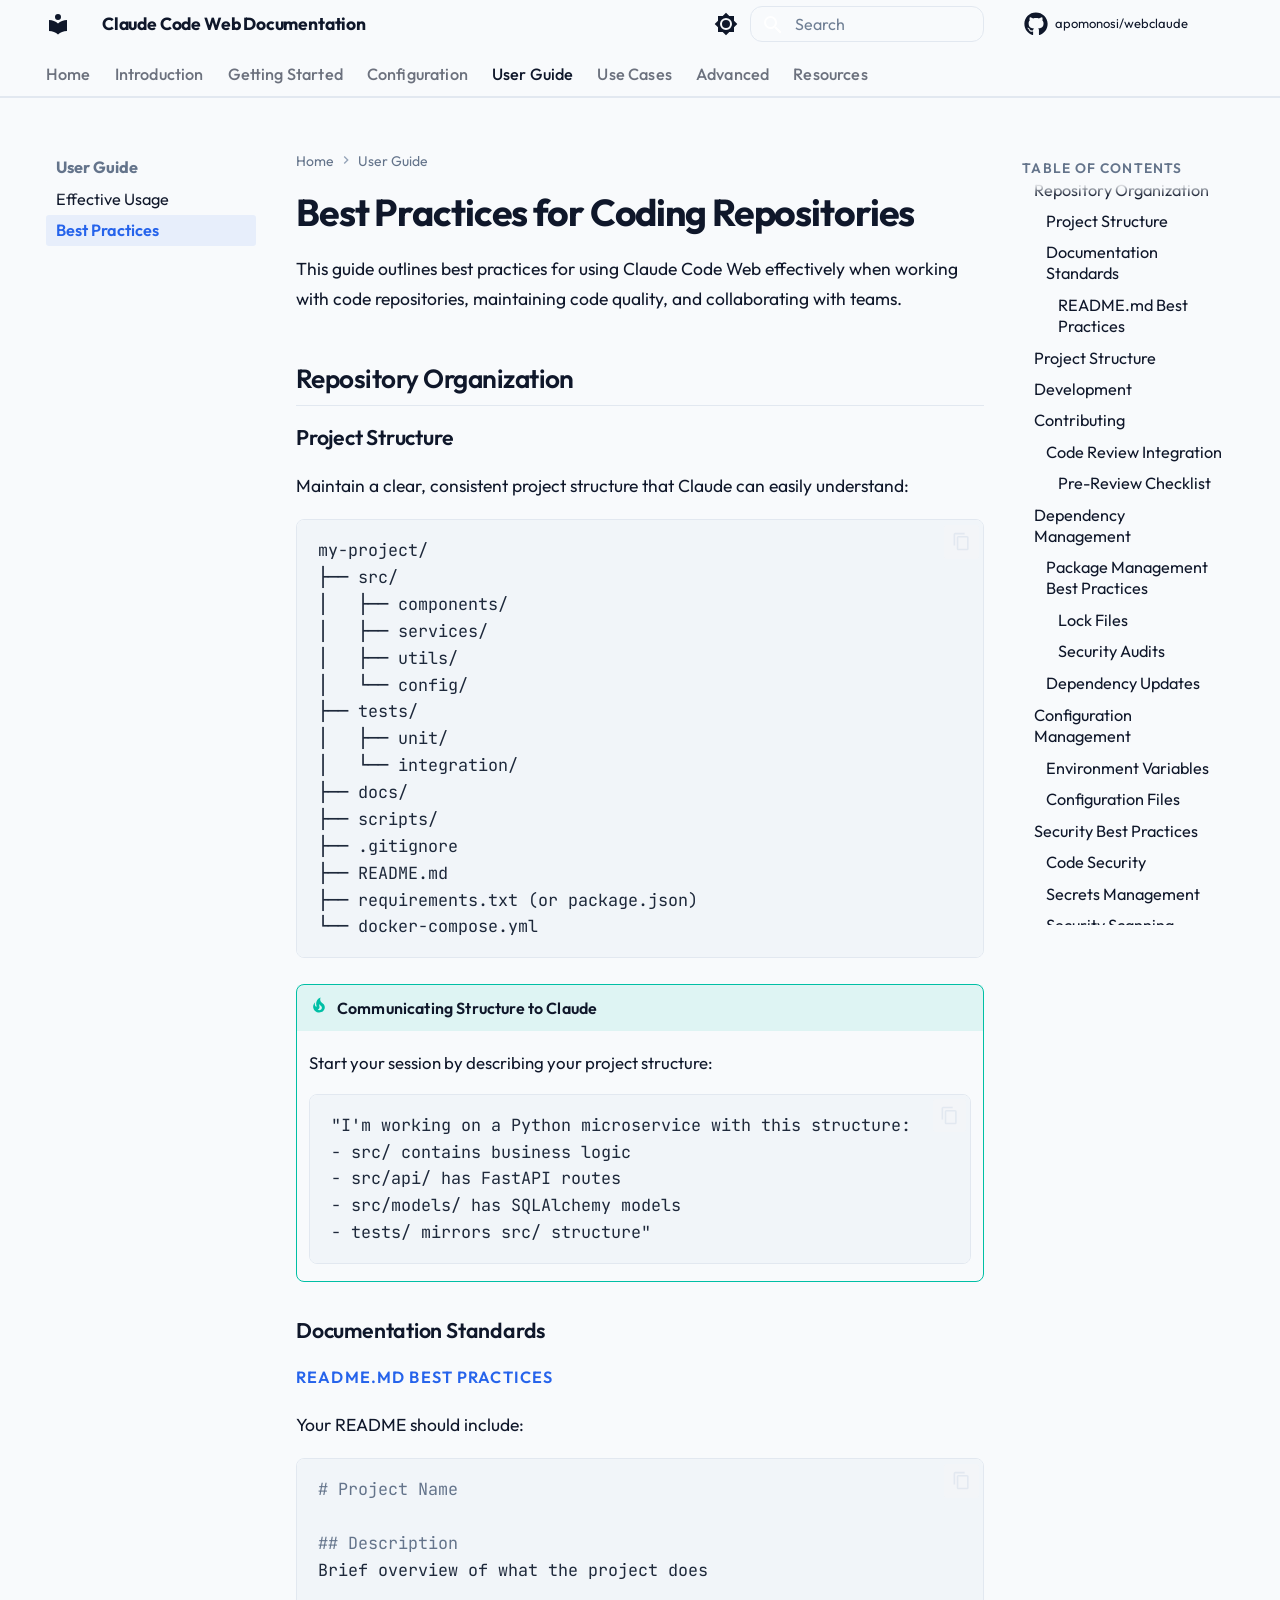
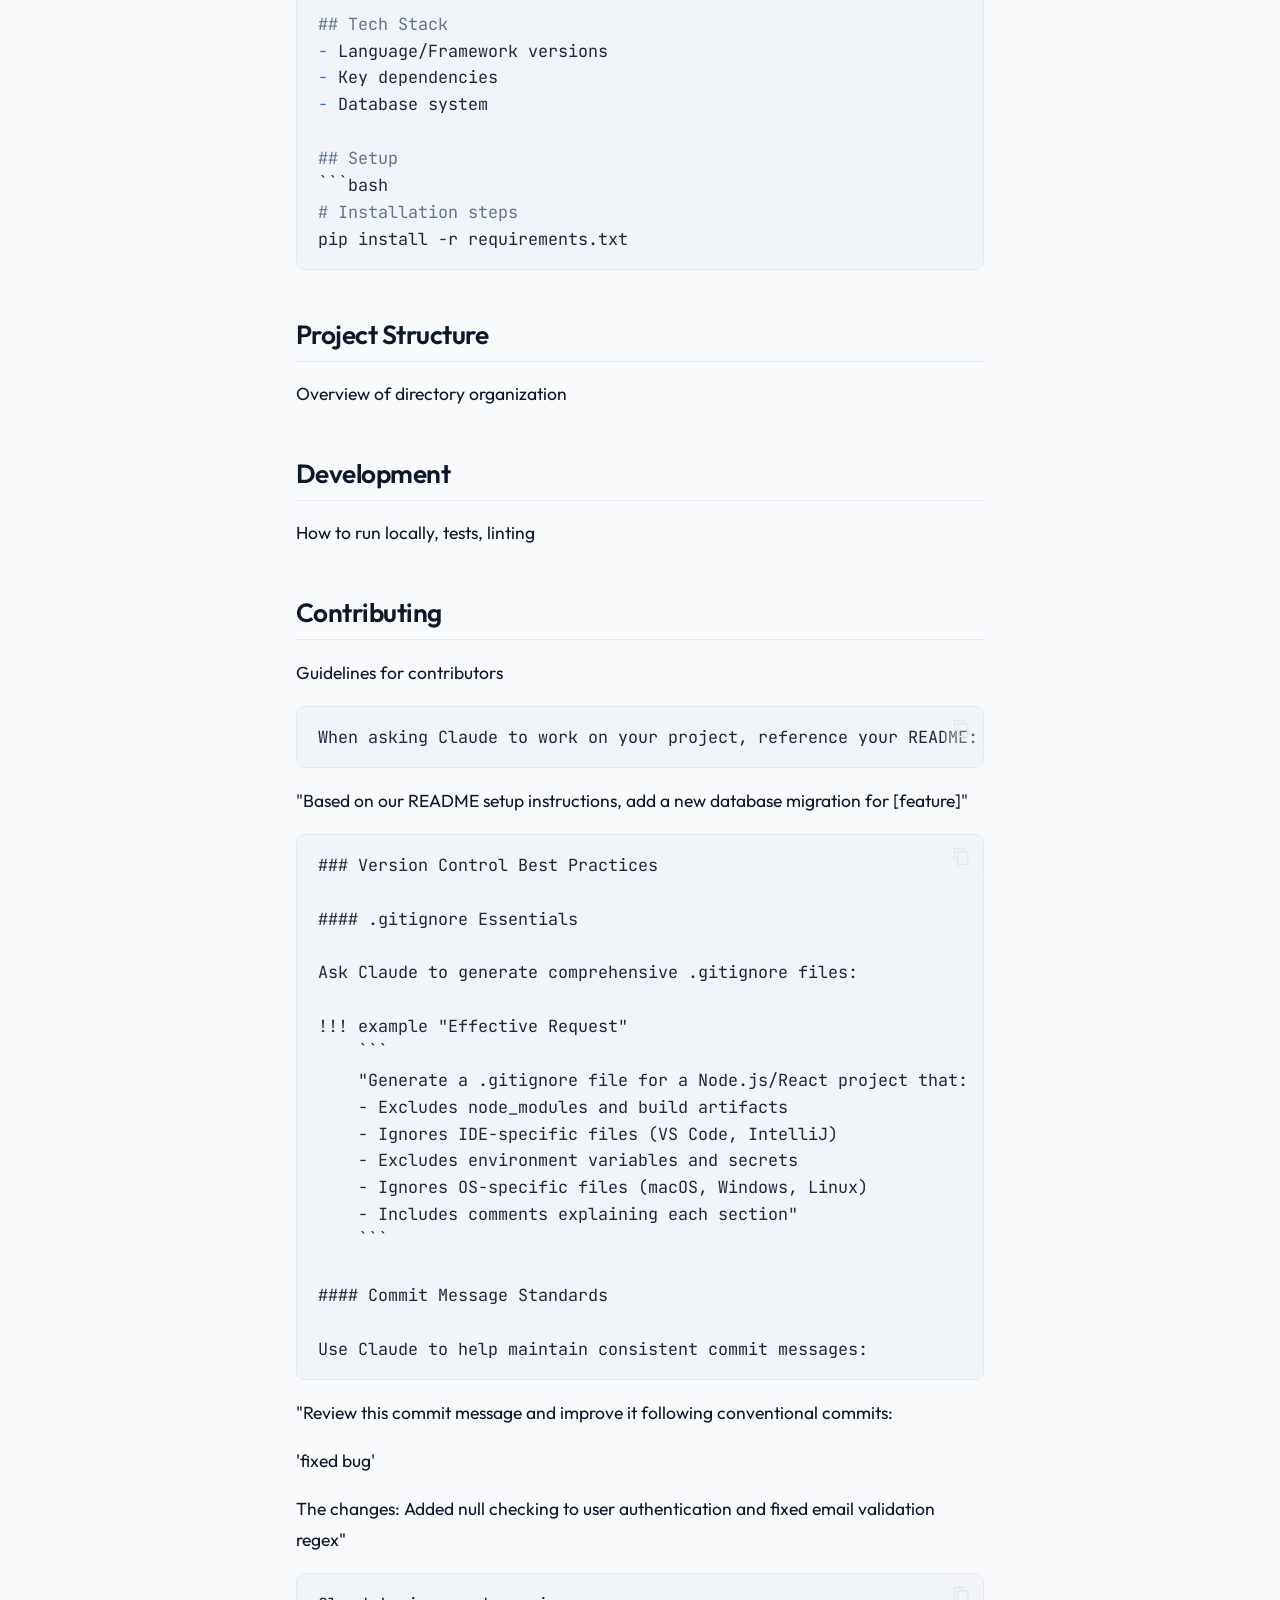
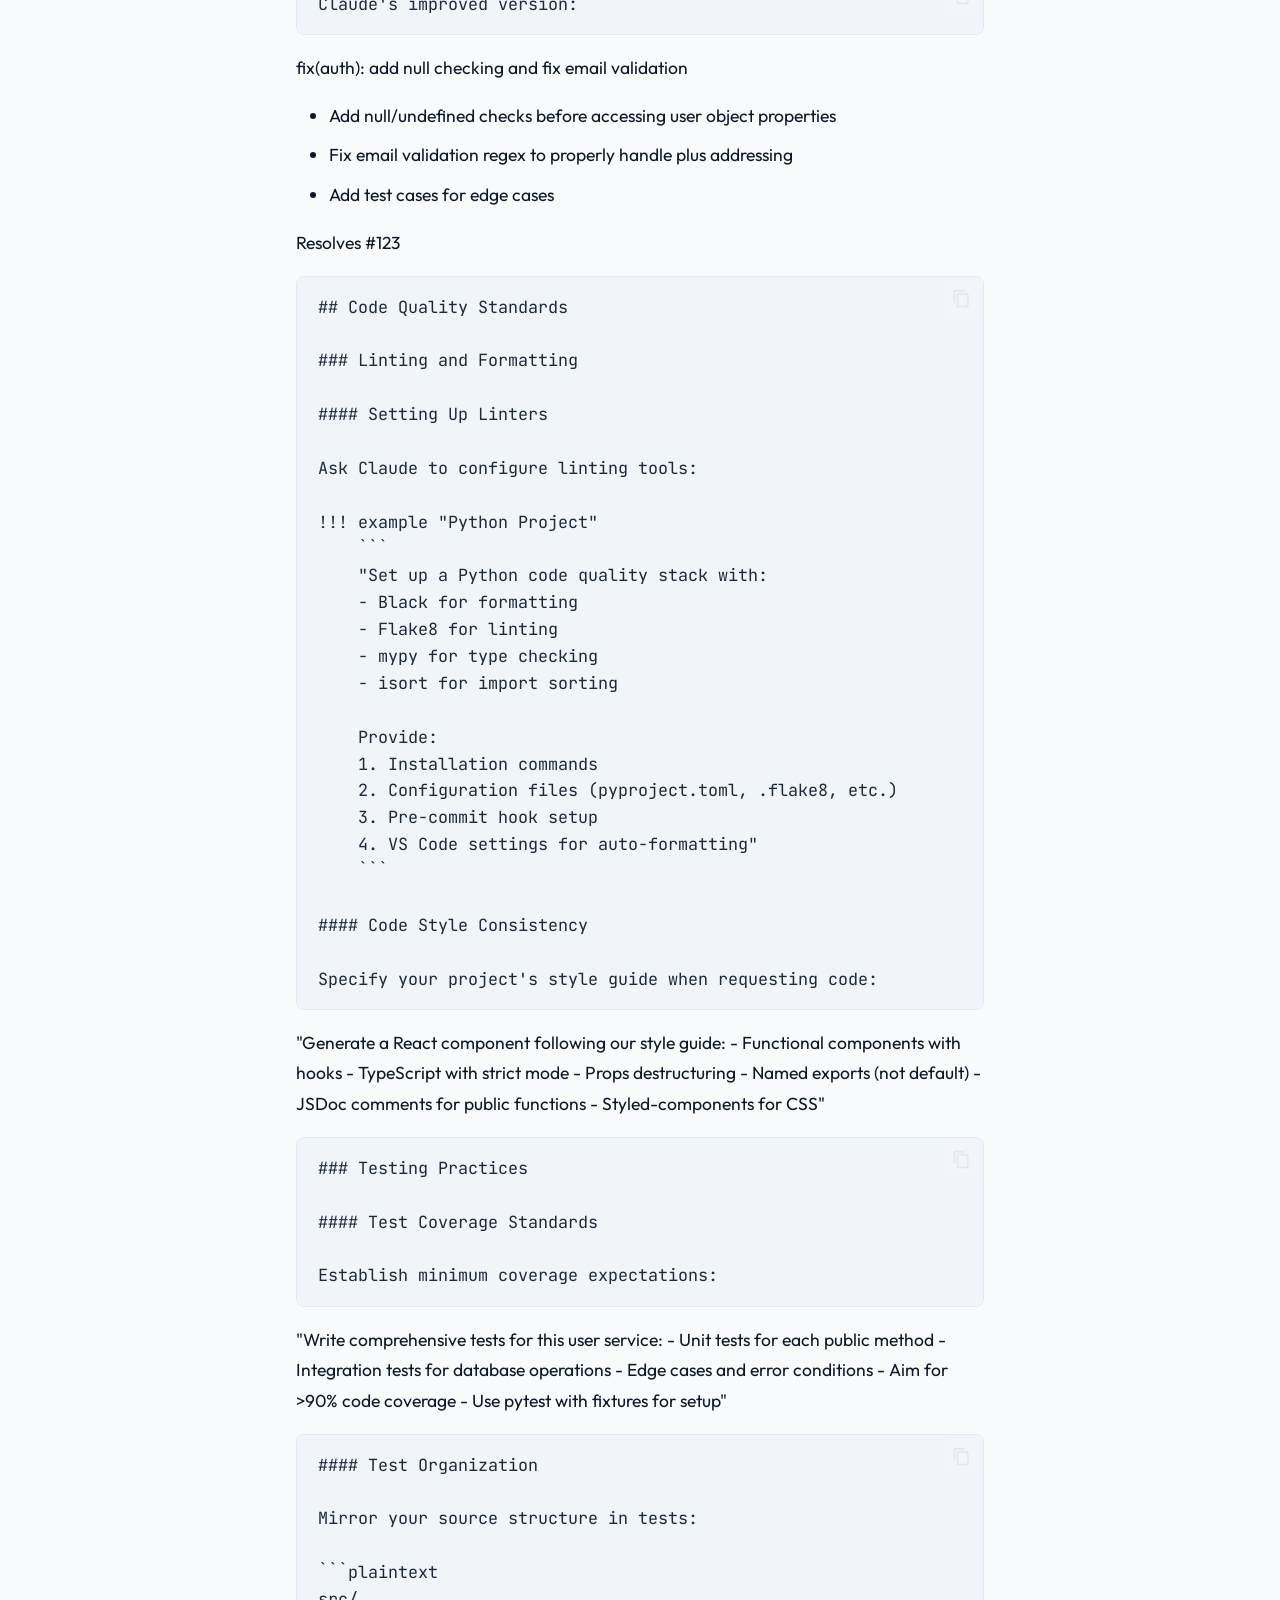
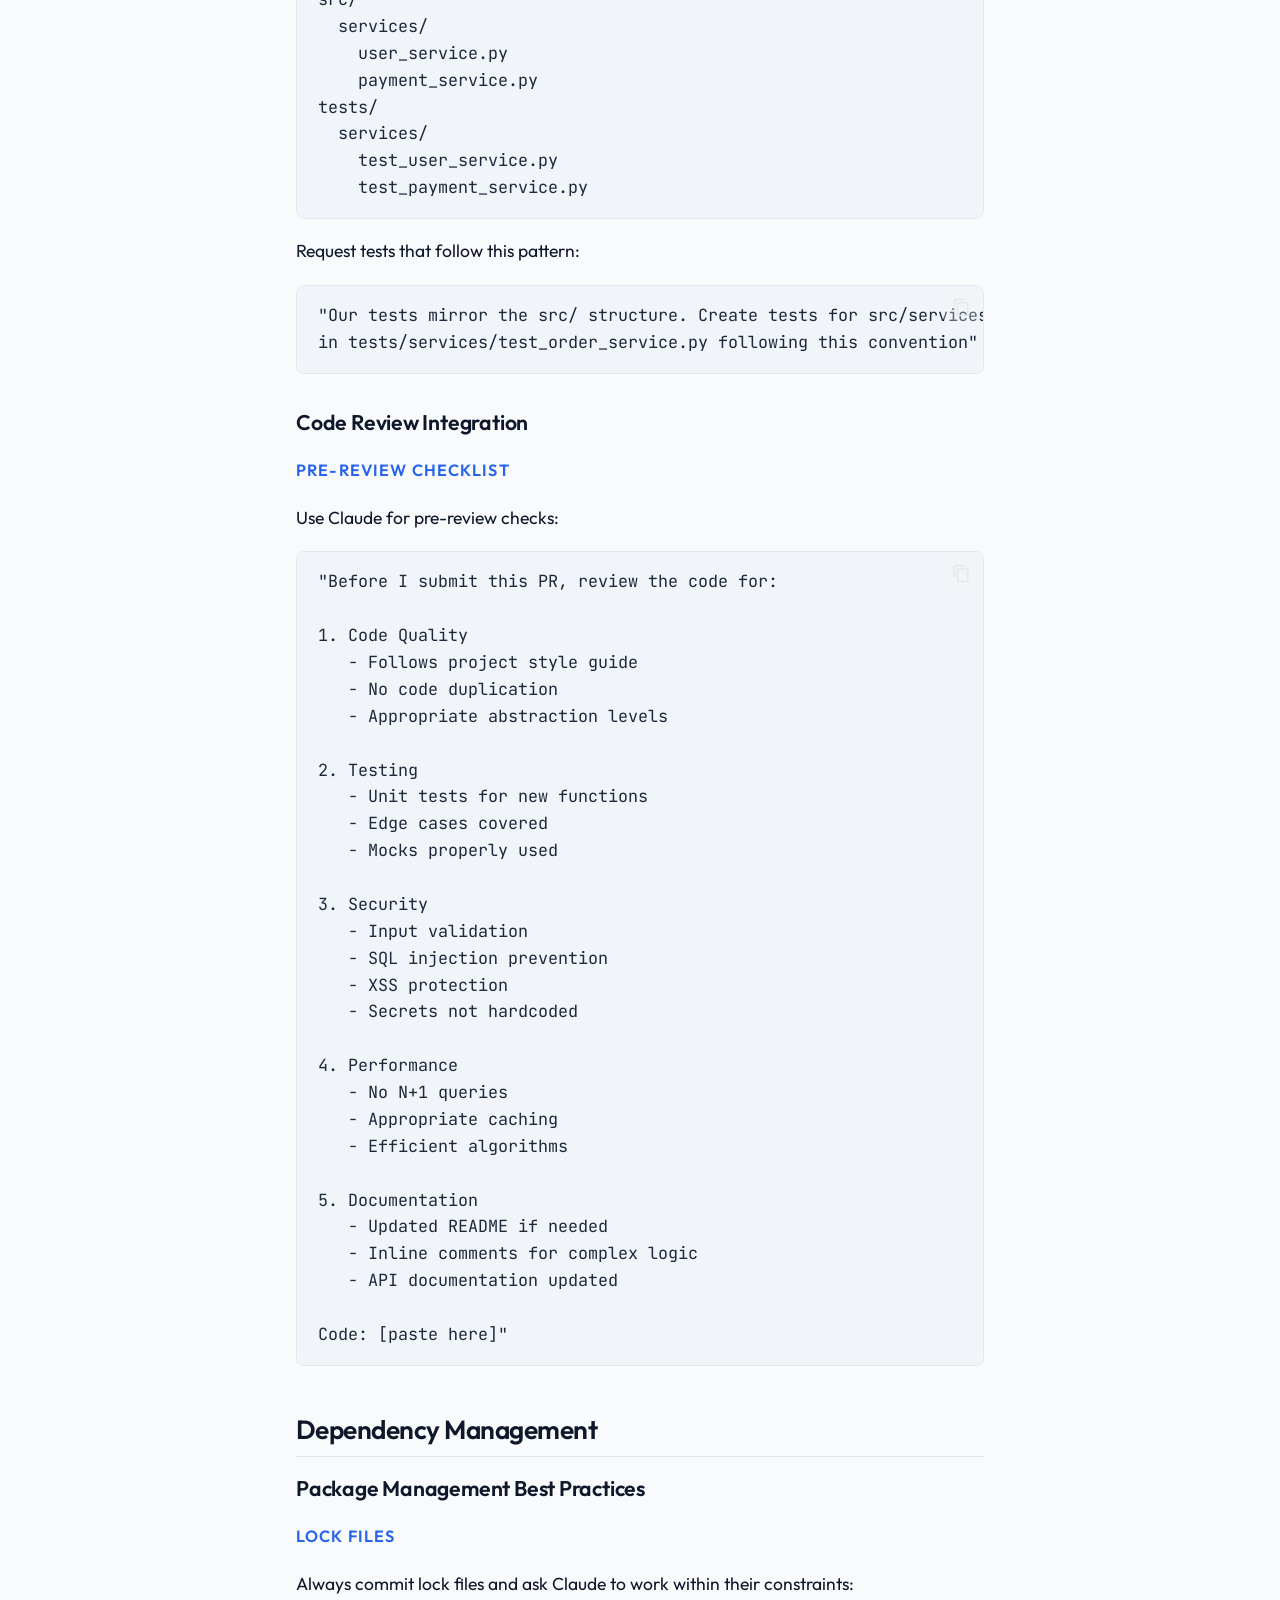
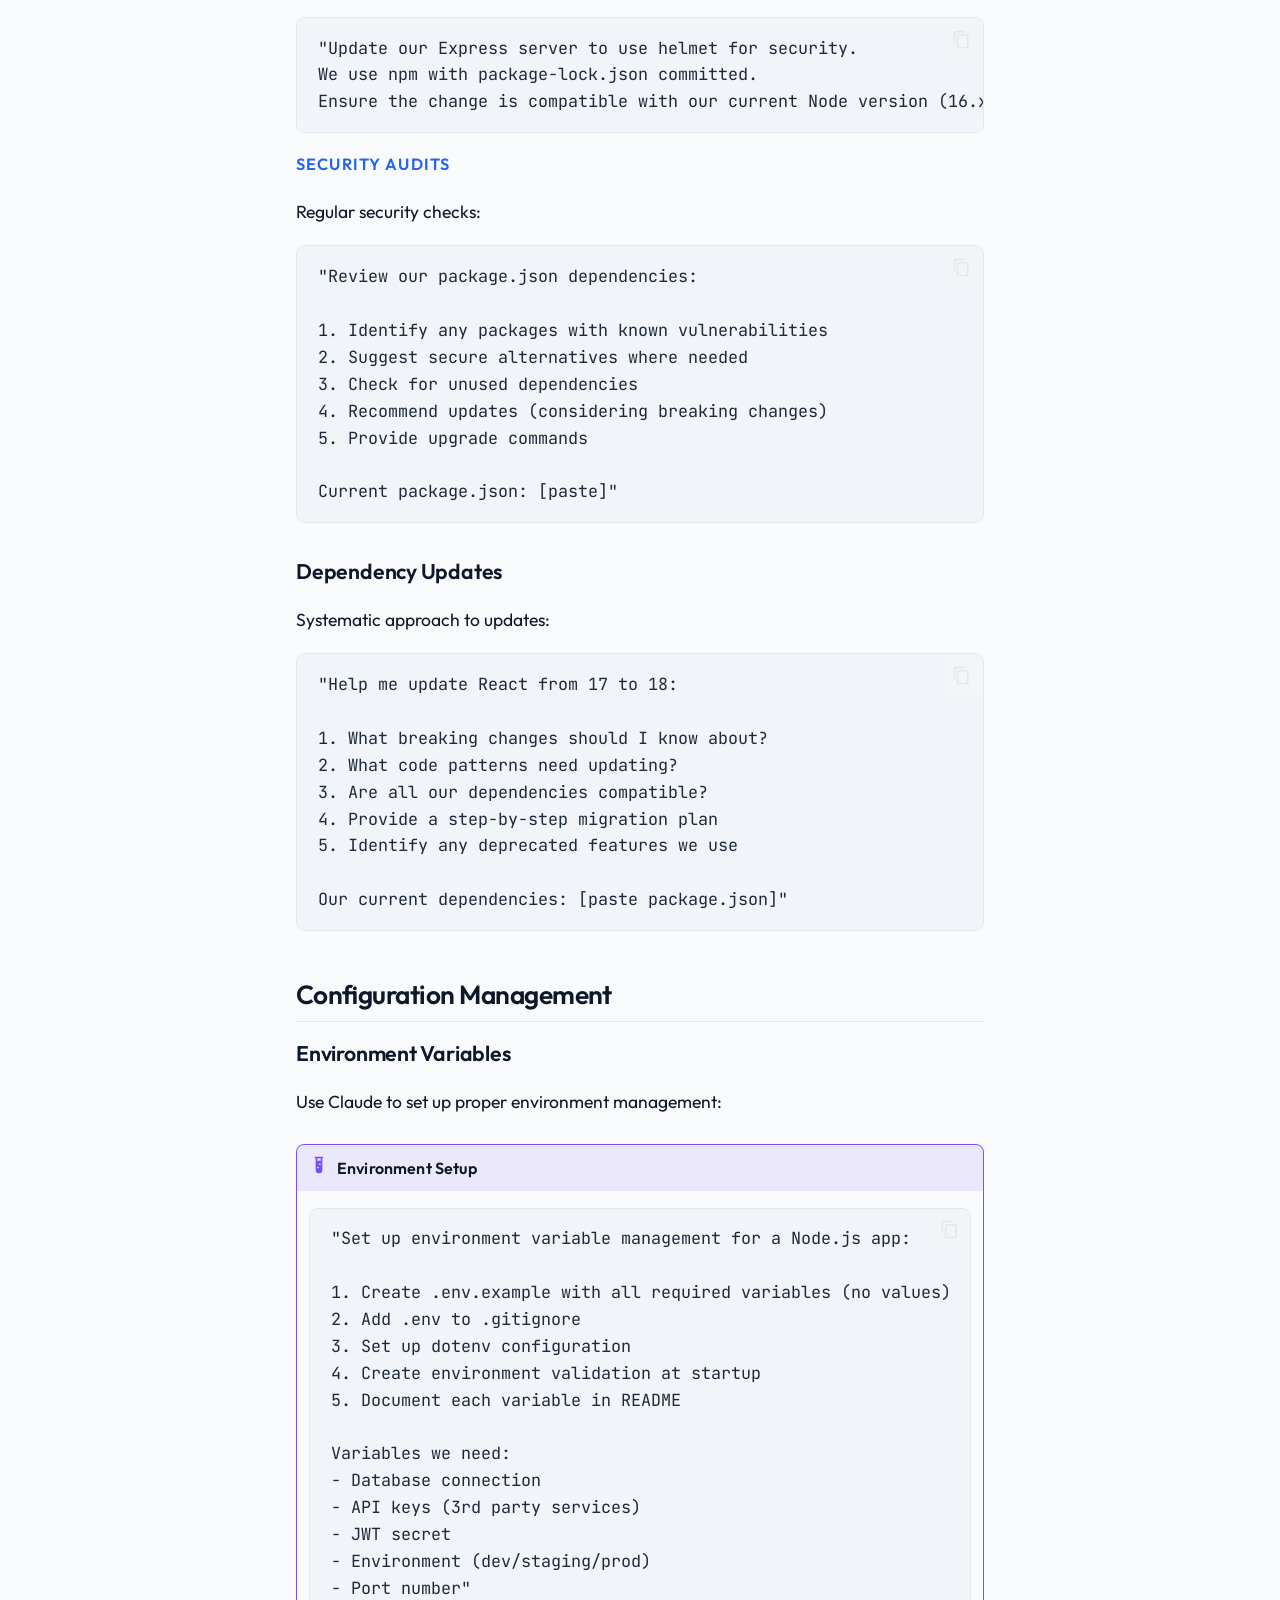
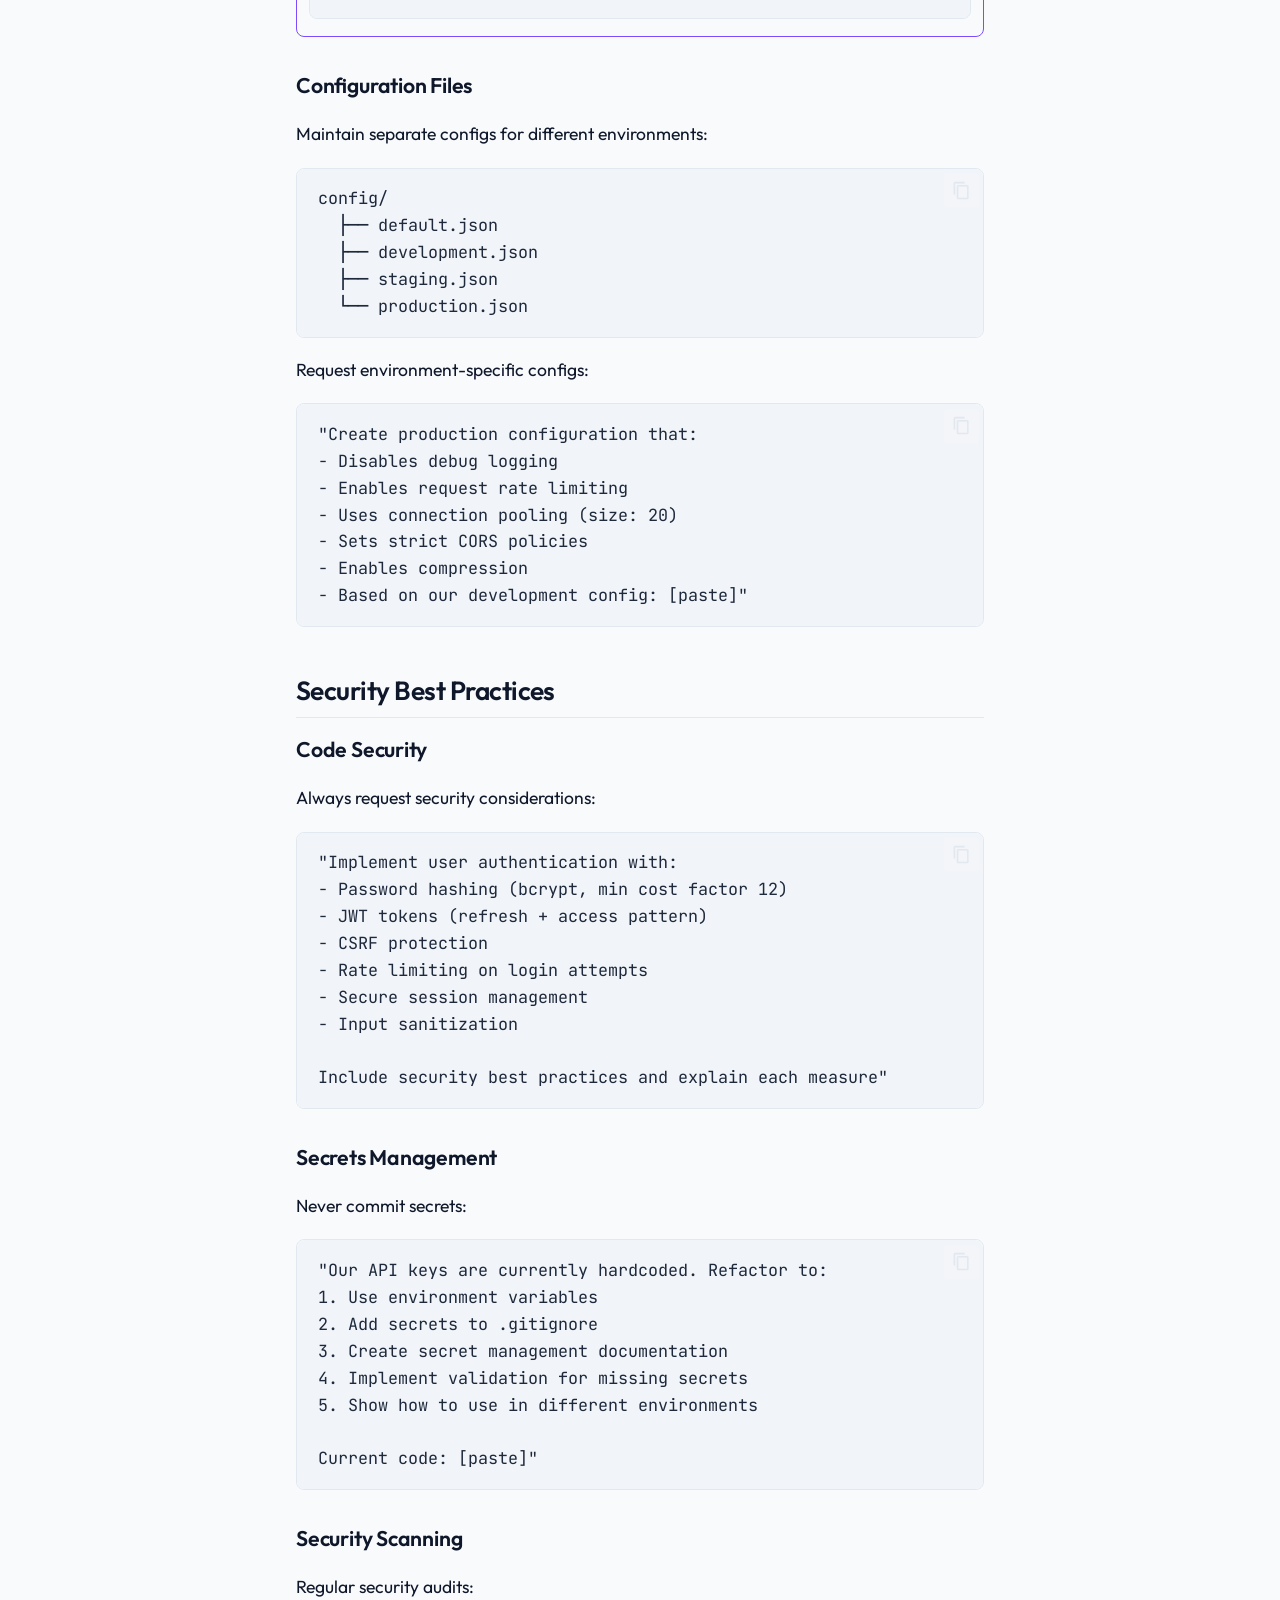
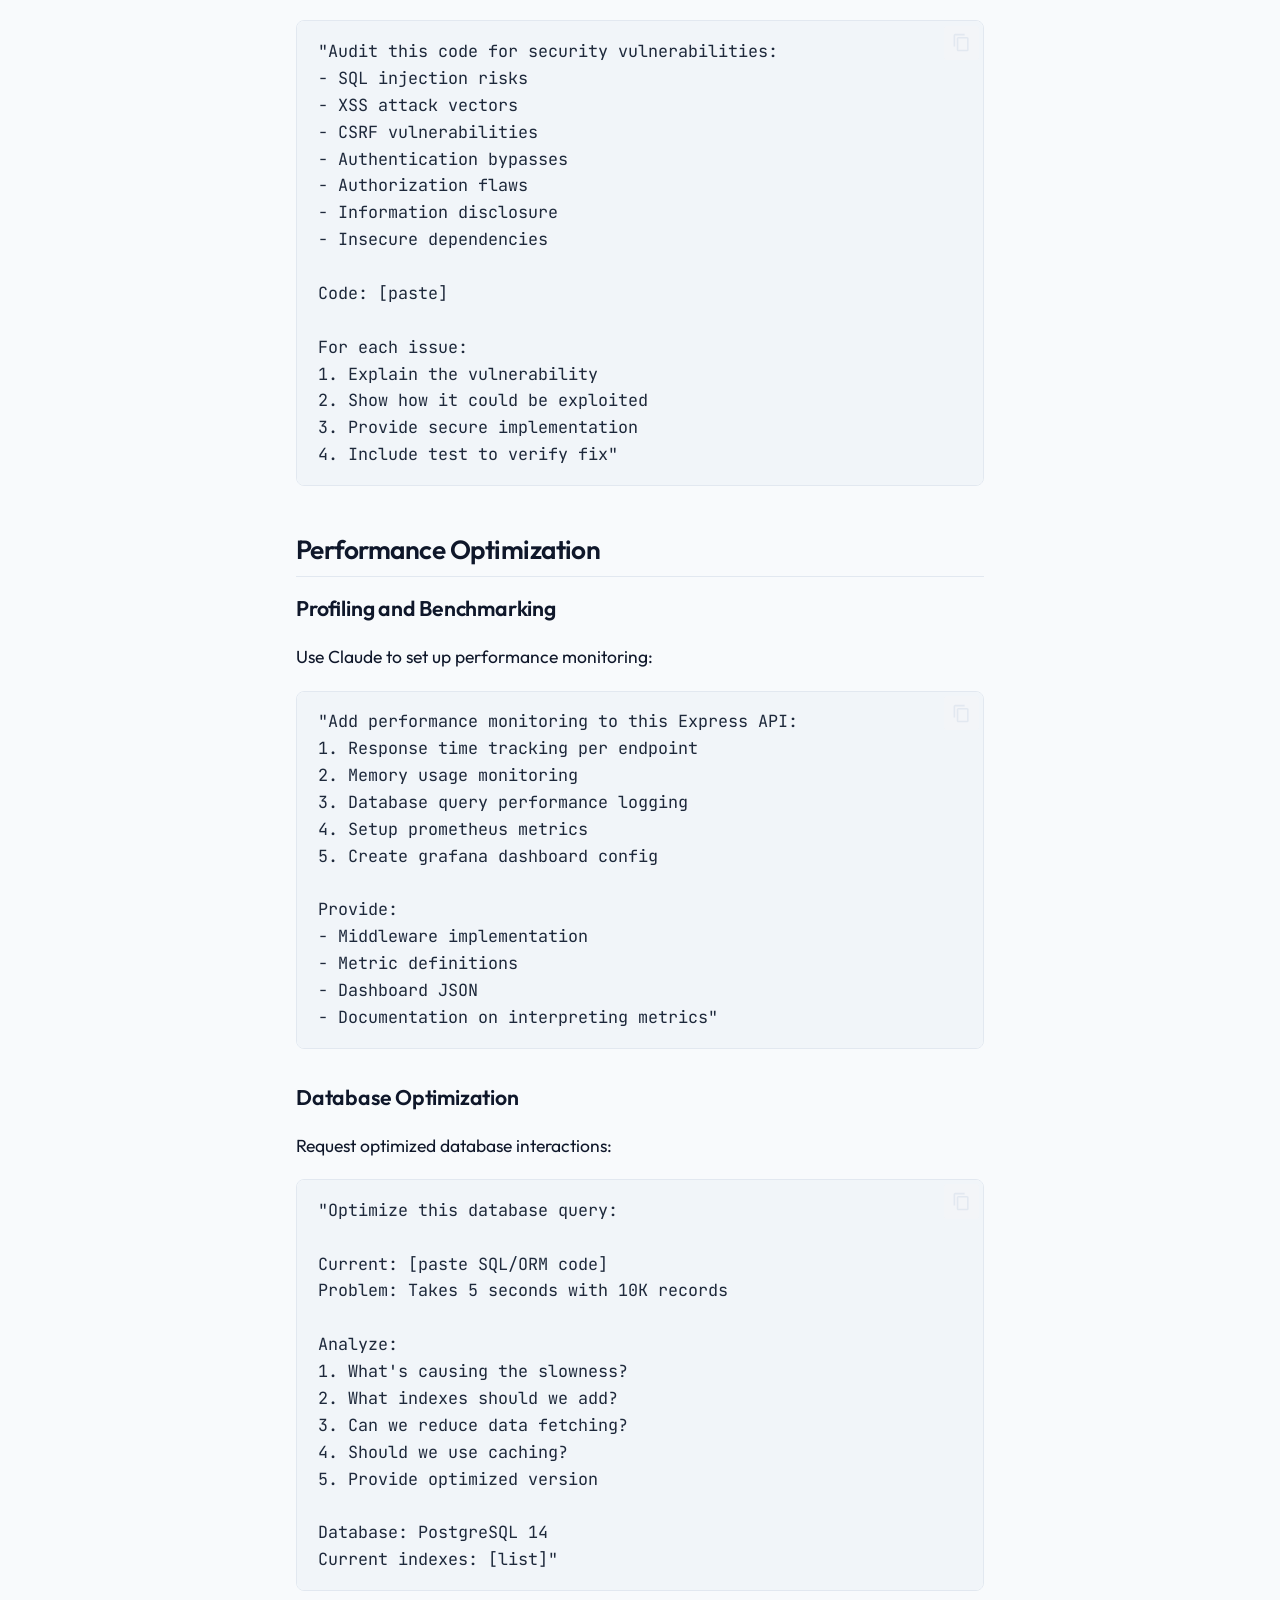
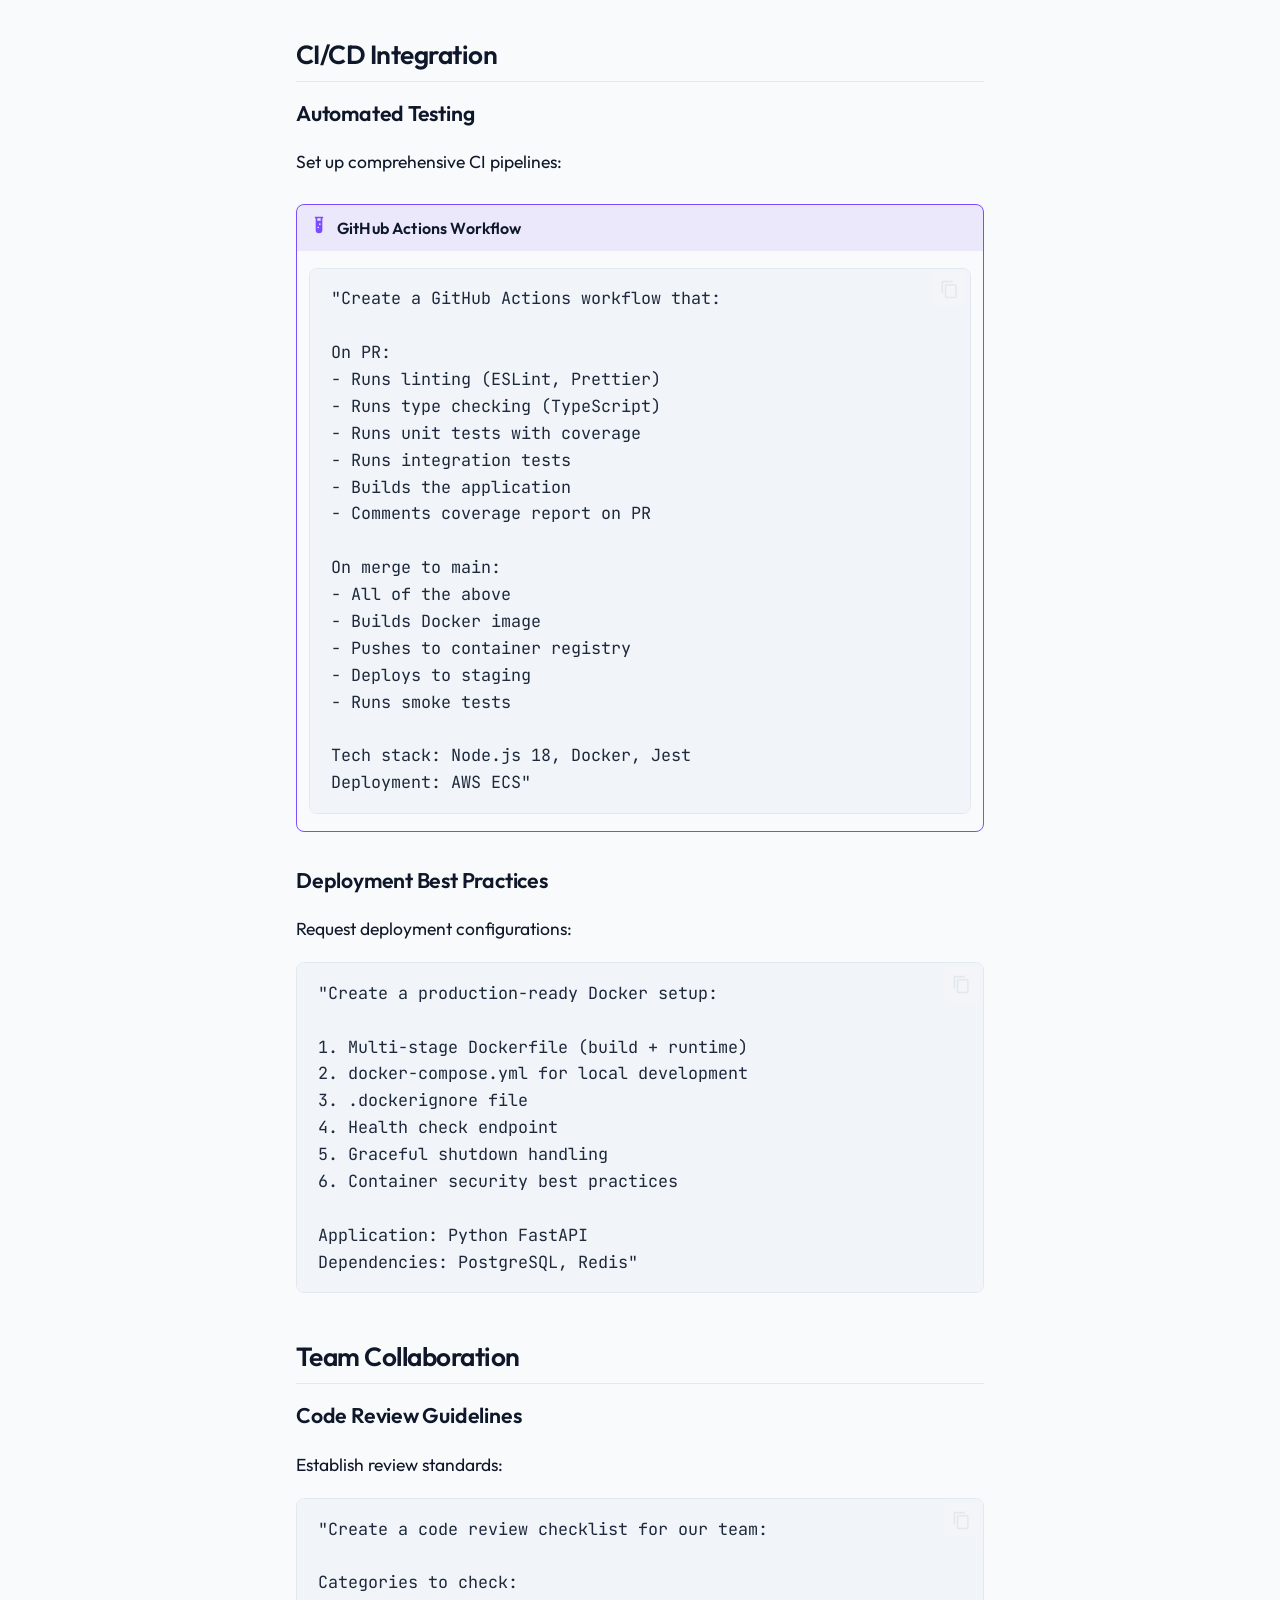
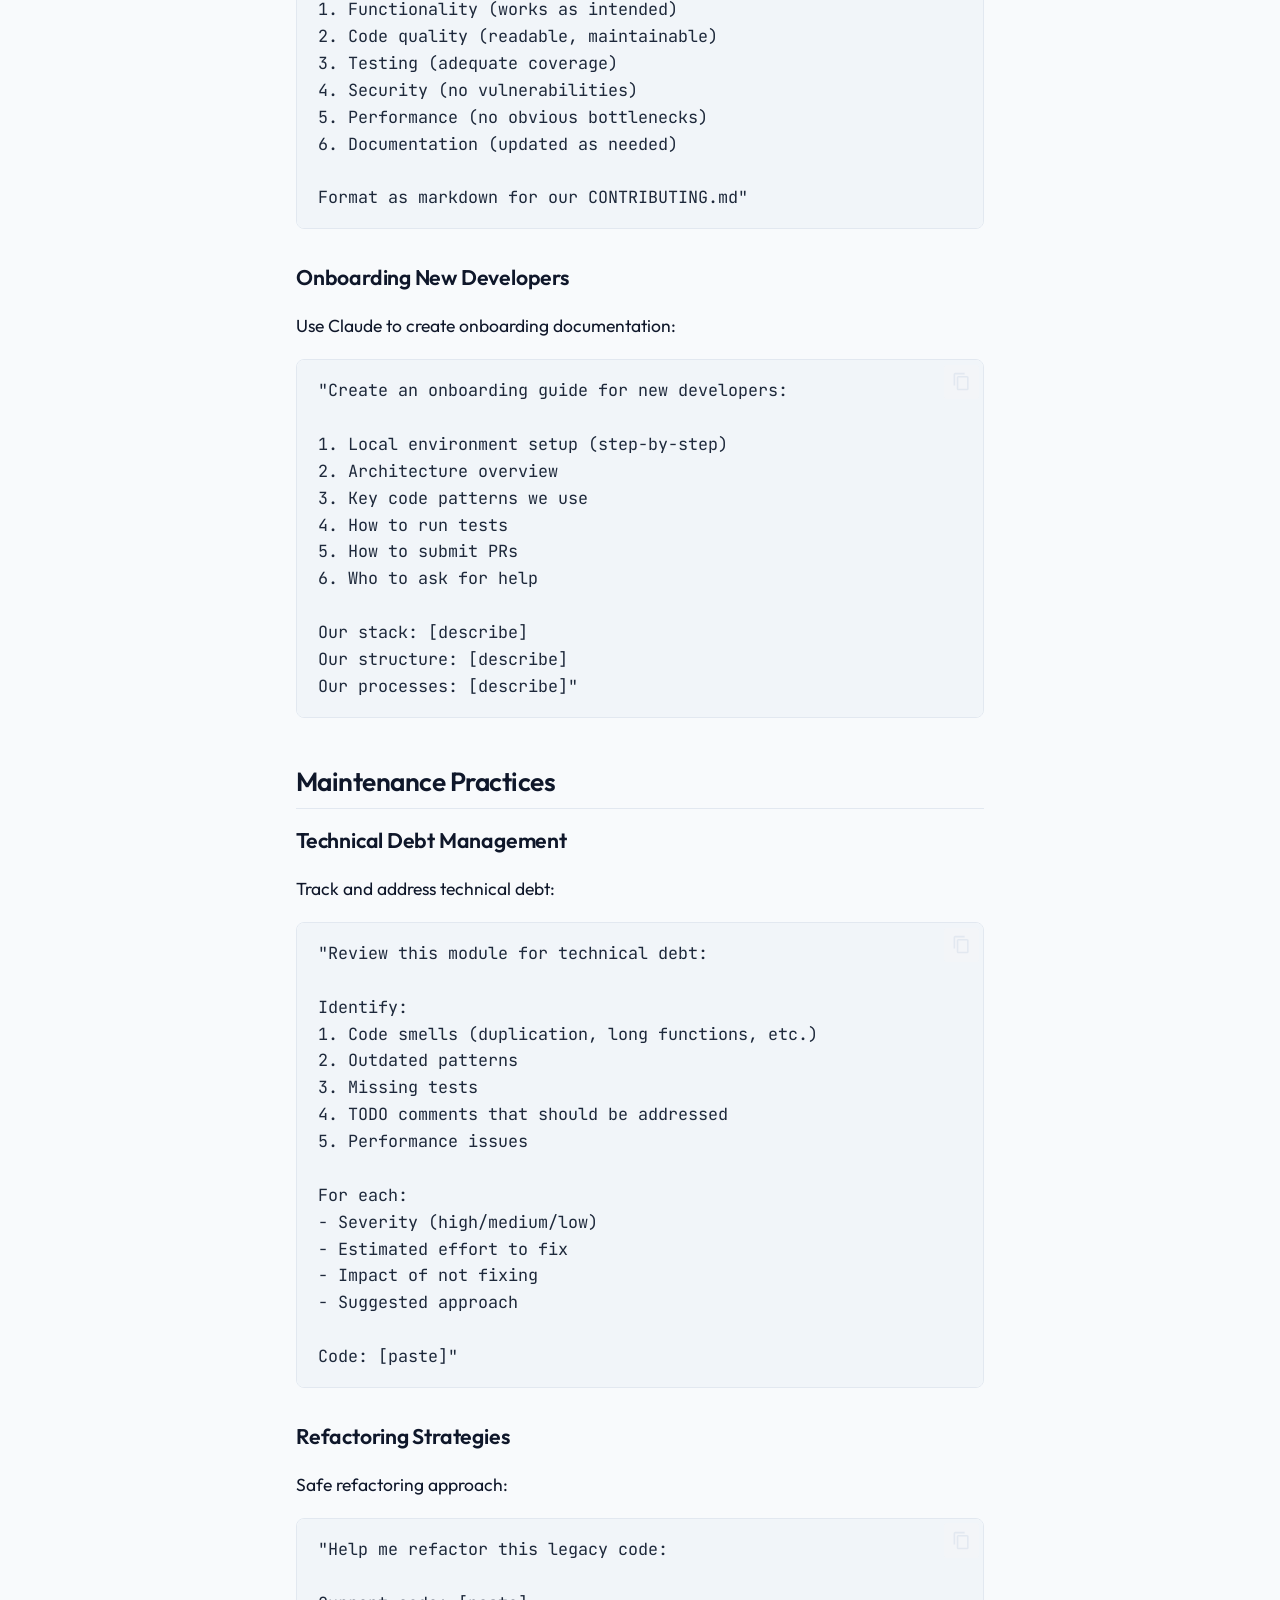
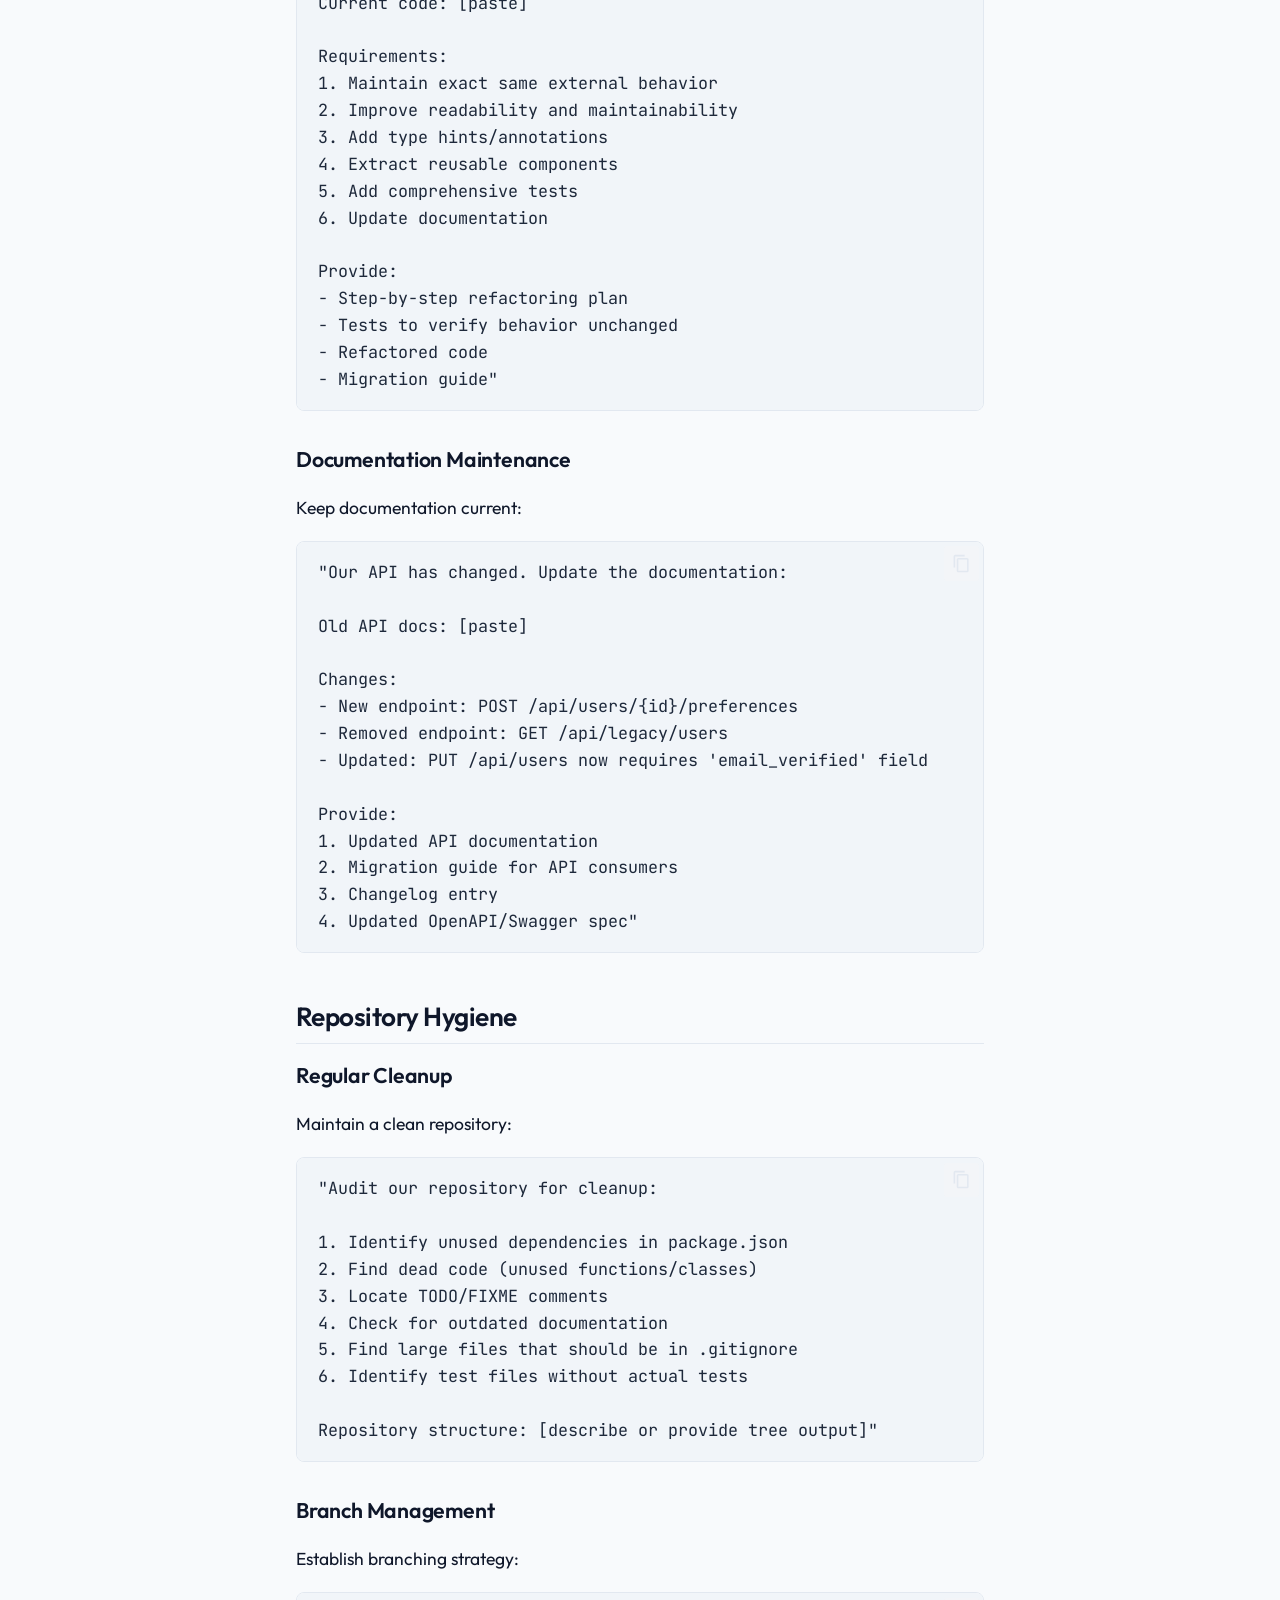
<file: best-practices/index.html>
<!doctype html>
<html lang="en" class="no-js">
  <head>
    
      <meta charset="utf-8">
      <meta name="viewport" content="width=device-width,initial-scale=1">
      
        <meta name="description" content="Comprehensive documentation for Claude Code Web - AI-powered coding assistant">
      
      
        <meta name="author" content="Claude Code Team">
      
      
        <link rel="canonical" href="https://apomonosi.github.io/webclaude/best-practices/">
      
      
        <link rel="prev" href="../effective-usage/">
      
      
        <link rel="next" href="../research-use-cases/">
      
      
        
      
      
      <link rel="icon" href="../assets/images/favicon.png">
      <meta name="generator" content="mkdocs-1.6.1, mkdocs-material-9.7.6">
    
    
      
        <title>Best Practices - Claude Code Web Documentation</title>
      
    
    
      <link rel="stylesheet" href="../assets/stylesheets/main.484c7ddc.min.css">
      
        
        <link rel="stylesheet" href="../assets/stylesheets/palette.ab4e12ef.min.css">
      
      


    
    
      
    
    
      
        
        
        <link rel="preconnect" href="https://fonts.gstatic.com" crossorigin>
        <link rel="stylesheet" href="https://fonts.googleapis.com/css?family=Outfit:300,300i,400,400i,700,700i%7CJetBrains+Mono:400,400i,700,700i&display=fallback">
        <style>:root{--md-text-font:"Outfit";--md-code-font:"JetBrains Mono"}</style>
      
    
    
      <link rel="stylesheet" href="../stylesheets/extra.css">
    
    <script>__md_scope=new URL("..",location),__md_hash=e=>[...e].reduce(((e,_)=>(e<<5)-e+_.charCodeAt(0)),0),__md_get=(e,_=localStorage,t=__md_scope)=>JSON.parse(_.getItem(t.pathname+"."+e)),__md_set=(e,_,t=localStorage,a=__md_scope)=>{try{t.setItem(a.pathname+"."+e,JSON.stringify(_))}catch(e){}}</script>
    
      

    
    
  </head>
  
  
    
    
      
    
    
    
    
    <body dir="ltr" data-md-color-scheme="default" data-md-color-primary="blue" data-md-color-accent="blue">
  
    
    <input class="md-toggle" data-md-toggle="drawer" type="checkbox" id="__drawer" autocomplete="off">
    <input class="md-toggle" data-md-toggle="search" type="checkbox" id="__search" autocomplete="off">
    <label class="md-overlay" for="__drawer"></label>
    <div data-md-component="skip">
      
        
        <a href="#best-practices-for-coding-repositories" class="md-skip">
          Skip to content
        </a>
      
    </div>
    <div data-md-component="announce">
      
    </div>
    
    
      

  

<header class="md-header md-header--shadow md-header--lifted" data-md-component="header">
  <nav class="md-header__inner md-grid" aria-label="Header">
    <a href=".." title="Claude Code Web Documentation" class="md-header__button md-logo" aria-label="Claude Code Web Documentation" data-md-component="logo">
      
  
  <svg xmlns="http://www.w3.org/2000/svg" viewBox="0 0 24 24"><path d="M12 8a3 3 0 0 0 3-3 3 3 0 0 0-3-3 3 3 0 0 0-3 3 3 3 0 0 0 3 3m0 3.54C9.64 9.35 6.5 8 3 8v11c3.5 0 6.64 1.35 9 3.54 2.36-2.19 5.5-3.54 9-3.54V8c-3.5 0-6.64 1.35-9 3.54"/></svg>

    </a>
    <label class="md-header__button md-icon" for="__drawer">
      
      <svg xmlns="http://www.w3.org/2000/svg" viewBox="0 0 24 24"><path d="M3 6h18v2H3zm0 5h18v2H3zm0 5h18v2H3z"/></svg>
    </label>
    <div class="md-header__title" data-md-component="header-title">
      <div class="md-header__ellipsis">
        <div class="md-header__topic">
          <span class="md-ellipsis">
            Claude Code Web Documentation
          </span>
        </div>
        <div class="md-header__topic" data-md-component="header-topic">
          <span class="md-ellipsis">
            
              Best Practices
            
          </span>
        </div>
      </div>
    </div>
    
      
        <form class="md-header__option" data-md-component="palette">
  
    
    
    
    <input class="md-option" data-md-color-media="" data-md-color-scheme="default" data-md-color-primary="blue" data-md-color-accent="blue"  aria-label="Switch to dark mode"  type="radio" name="__palette" id="__palette_0">
    
      <label class="md-header__button md-icon" title="Switch to dark mode" for="__palette_1" hidden>
        <svg xmlns="http://www.w3.org/2000/svg" viewBox="0 0 24 24"><path d="M12 8a4 4 0 0 0-4 4 4 4 0 0 0 4 4 4 4 0 0 0 4-4 4 4 0 0 0-4-4m0 10a6 6 0 0 1-6-6 6 6 0 0 1 6-6 6 6 0 0 1 6 6 6 6 0 0 1-6 6m8-9.31V4h-4.69L12 .69 8.69 4H4v4.69L.69 12 4 15.31V20h4.69L12 23.31 15.31 20H20v-4.69L23.31 12z"/></svg>
      </label>
    
  
    
    
    
    <input class="md-option" data-md-color-media="" data-md-color-scheme="slate" data-md-color-primary="blue" data-md-color-accent="blue"  aria-label="Switch to light mode"  type="radio" name="__palette" id="__palette_1">
    
      <label class="md-header__button md-icon" title="Switch to light mode" for="__palette_0" hidden>
        <svg xmlns="http://www.w3.org/2000/svg" viewBox="0 0 24 24"><path d="M12 18c-.89 0-1.74-.2-2.5-.55C11.56 16.5 13 14.42 13 12s-1.44-4.5-3.5-5.45C10.26 6.2 11.11 6 12 6a6 6 0 0 1 6 6 6 6 0 0 1-6 6m8-9.31V4h-4.69L12 .69 8.69 4H4v4.69L.69 12 4 15.31V20h4.69L12 23.31 15.31 20H20v-4.69L23.31 12z"/></svg>
      </label>
    
  
</form>
      
    
    
      <script>var palette=__md_get("__palette");if(palette&&palette.color){if("(prefers-color-scheme)"===palette.color.media){var media=matchMedia("(prefers-color-scheme: light)"),input=document.querySelector(media.matches?"[data-md-color-media='(prefers-color-scheme: light)']":"[data-md-color-media='(prefers-color-scheme: dark)']");palette.color.media=input.getAttribute("data-md-color-media"),palette.color.scheme=input.getAttribute("data-md-color-scheme"),palette.color.primary=input.getAttribute("data-md-color-primary"),palette.color.accent=input.getAttribute("data-md-color-accent")}for(var[key,value]of Object.entries(palette.color))document.body.setAttribute("data-md-color-"+key,value)}</script>
    
    
    
      
      
        <label class="md-header__button md-icon" for="__search">
          
          <svg xmlns="http://www.w3.org/2000/svg" viewBox="0 0 24 24"><path d="M9.5 3A6.5 6.5 0 0 1 16 9.5c0 1.61-.59 3.09-1.56 4.23l.27.27h.79l5 5-1.5 1.5-5-5v-.79l-.27-.27A6.52 6.52 0 0 1 9.5 16 6.5 6.5 0 0 1 3 9.5 6.5 6.5 0 0 1 9.5 3m0 2C7 5 5 7 5 9.5S7 14 9.5 14 14 12 14 9.5 12 5 9.5 5"/></svg>
        </label>
        <div class="md-search" data-md-component="search" role="dialog">
  <label class="md-search__overlay" for="__search"></label>
  <div class="md-search__inner" role="search">
    <form class="md-search__form" name="search">
      <input type="text" class="md-search__input" name="query" aria-label="Search" placeholder="Search" autocapitalize="off" autocorrect="off" autocomplete="off" spellcheck="false" data-md-component="search-query" required>
      <label class="md-search__icon md-icon" for="__search">
        
        <svg xmlns="http://www.w3.org/2000/svg" viewBox="0 0 24 24"><path d="M9.5 3A6.5 6.5 0 0 1 16 9.5c0 1.61-.59 3.09-1.56 4.23l.27.27h.79l5 5-1.5 1.5-5-5v-.79l-.27-.27A6.52 6.52 0 0 1 9.5 16 6.5 6.5 0 0 1 3 9.5 6.5 6.5 0 0 1 9.5 3m0 2C7 5 5 7 5 9.5S7 14 9.5 14 14 12 14 9.5 12 5 9.5 5"/></svg>
        
        <svg xmlns="http://www.w3.org/2000/svg" viewBox="0 0 24 24"><path d="M20 11v2H8l5.5 5.5-1.42 1.42L4.16 12l7.92-7.92L13.5 5.5 8 11z"/></svg>
      </label>
      <nav class="md-search__options" aria-label="Search">
        
        <button type="reset" class="md-search__icon md-icon" title="Clear" aria-label="Clear" tabindex="-1">
          
          <svg xmlns="http://www.w3.org/2000/svg" viewBox="0 0 24 24"><path d="M19 6.41 17.59 5 12 10.59 6.41 5 5 6.41 10.59 12 5 17.59 6.41 19 12 13.41 17.59 19 19 17.59 13.41 12z"/></svg>
        </button>
      </nav>
      
        <div class="md-search__suggest" data-md-component="search-suggest"></div>
      
    </form>
    <div class="md-search__output">
      <div class="md-search__scrollwrap" tabindex="0" data-md-scrollfix>
        <div class="md-search-result" data-md-component="search-result">
          <div class="md-search-result__meta">
            Initializing search
          </div>
          <ol class="md-search-result__list" role="presentation"></ol>
        </div>
      </div>
    </div>
  </div>
</div>
      
    
    
      <div class="md-header__source">
        <a href="https://github.com/apomonosi/webclaude" title="Go to repository" class="md-source" data-md-component="source">
  <div class="md-source__icon md-icon">
    
    <svg xmlns="http://www.w3.org/2000/svg" viewBox="0 0 512 512"><!--! Font Awesome Free 7.1.0 by @fontawesome - https://fontawesome.com License - https://fontawesome.com/license/free (Icons: CC BY 4.0, Fonts: SIL OFL 1.1, Code: MIT License) Copyright 2025 Fonticons, Inc.--><path d="M173.9 397.4c0 2-2.3 3.6-5.2 3.6-3.3.3-5.6-1.3-5.6-3.6 0-2 2.3-3.6 5.2-3.6 3-.3 5.6 1.3 5.6 3.6m-31.1-4.5c-.7 2 1.3 4.3 4.3 4.9 2.6 1 5.6 0 6.2-2s-1.3-4.3-4.3-5.2c-2.6-.7-5.5.3-6.2 2.3m44.2-1.7c-2.9.7-4.9 2.6-4.6 4.9.3 2 2.9 3.3 5.9 2.6 2.9-.7 4.9-2.6 4.6-4.6-.3-1.9-3-3.2-5.9-2.9M252.8 8C114.1 8 8 113.3 8 252c0 110.9 69.8 205.8 169.5 239.2 12.8 2.3 17.3-5.6 17.3-12.1 0-6.2-.3-40.4-.3-61.4 0 0-70 15-84.7-29.8 0 0-11.4-29.1-27.8-36.6 0 0-22.9-15.7 1.6-15.4 0 0 24.9 2 38.6 25.8 21.9 38.6 58.6 27.5 72.9 20.9 2.3-16 8.8-27.1 16-33.7-55.9-6.2-112.3-14.3-112.3-110.5 0-27.5 7.6-41.3 23.6-58.9-2.6-6.5-11.1-33.3 2.6-67.9 20.9-6.5 69 27 69 27 20-5.6 41.5-8.5 62.8-8.5s42.8 2.9 62.8 8.5c0 0 48.1-33.6 69-27 13.7 34.7 5.2 61.4 2.6 67.9 16 17.7 25.8 31.5 25.8 58.9 0 96.5-58.9 104.2-114.8 110.5 9.2 7.9 17 22.9 17 46.4 0 33.7-.3 75.4-.3 83.6 0 6.5 4.6 14.4 17.3 12.1C436.2 457.8 504 362.9 504 252 504 113.3 391.5 8 252.8 8M105.2 352.9c-1.3 1-1 3.3.7 5.2 1.6 1.6 3.9 2.3 5.2 1 1.3-1 1-3.3-.7-5.2-1.6-1.6-3.9-2.3-5.2-1m-10.8-8.1c-.7 1.3.3 2.9 2.3 3.9 1.6 1 3.6.7 4.3-.7.7-1.3-.3-2.9-2.3-3.9-2-.6-3.6-.3-4.3.7m32.4 35.6c-1.6 1.3-1 4.3 1.3 6.2 2.3 2.3 5.2 2.6 6.5 1 1.3-1.3.7-4.3-1.3-6.2-2.2-2.3-5.2-2.6-6.5-1m-11.4-14.7c-1.6 1-1.6 3.6 0 5.9s4.3 3.3 5.6 2.3c1.6-1.3 1.6-3.9 0-6.2-1.4-2.3-4-3.3-5.6-2"/></svg>
  </div>
  <div class="md-source__repository">
    apomonosi/webclaude
  </div>
</a>
      </div>
    
  </nav>
  
    
      
<nav class="md-tabs" aria-label="Tabs" data-md-component="tabs">
  <div class="md-grid">
    <ul class="md-tabs__list">
      
        
  
  
  
  
    <li class="md-tabs__item">
      <a href=".." class="md-tabs__link">
        
  
  
    
  
  Home

      </a>
    </li>
  

      
        
  
  
  
  
    <li class="md-tabs__item">
      <a href="../introduction/" class="md-tabs__link">
        
  
  
    
  
  Introduction

      </a>
    </li>
  

      
        
  
  
  
  
    
    
      <li class="md-tabs__item">
        <a href="../getting-started/" class="md-tabs__link">
          
  
  
  Getting Started

        </a>
      </li>
    
  

      
        
  
  
  
  
    
    
      <li class="md-tabs__item">
        <a href="../configuration/" class="md-tabs__link">
          
  
  
  Configuration

        </a>
      </li>
    
  

      
        
  
  
  
    
  
  
    
    
      <li class="md-tabs__item md-tabs__item--active">
        <a href="../effective-usage/" class="md-tabs__link">
          
  
  
  User Guide

        </a>
      </li>
    
  

      
        
  
  
  
  
    
    
      <li class="md-tabs__item">
        <a href="../research-use-cases/" class="md-tabs__link">
          
  
  
  Use Cases

        </a>
      </li>
    
  

      
        
  
  
  
  
    
    
      <li class="md-tabs__item">
        <a href="../advanced-usage/" class="md-tabs__link">
          
  
  
  Advanced

        </a>
      </li>
    
  

      
        
  
  
  
  
    
    
      <li class="md-tabs__item">
        <a href="../resources/" class="md-tabs__link">
          
  
  
  Resources

        </a>
      </li>
    
  

      
    </ul>
  </div>
</nav>
    
  
</header>
    
    <div class="md-container" data-md-component="container">
      
      
        
      
      <main class="md-main" data-md-component="main">
        <div class="md-main__inner md-grid">
          
            
              
              <div class="md-sidebar md-sidebar--primary" data-md-component="sidebar" data-md-type="navigation" >
                <div class="md-sidebar__scrollwrap">
                  <div class="md-sidebar__inner">
                    


  


<nav class="md-nav md-nav--primary md-nav--lifted" aria-label="Navigation" data-md-level="0">
  <label class="md-nav__title" for="__drawer">
    <a href=".." title="Claude Code Web Documentation" class="md-nav__button md-logo" aria-label="Claude Code Web Documentation" data-md-component="logo">
      
  
  <svg xmlns="http://www.w3.org/2000/svg" viewBox="0 0 24 24"><path d="M12 8a3 3 0 0 0 3-3 3 3 0 0 0-3-3 3 3 0 0 0-3 3 3 3 0 0 0 3 3m0 3.54C9.64 9.35 6.5 8 3 8v11c3.5 0 6.64 1.35 9 3.54 2.36-2.19 5.5-3.54 9-3.54V8c-3.5 0-6.64 1.35-9 3.54"/></svg>

    </a>
    Claude Code Web Documentation
  </label>
  
    <div class="md-nav__source">
      <a href="https://github.com/apomonosi/webclaude" title="Go to repository" class="md-source" data-md-component="source">
  <div class="md-source__icon md-icon">
    
    <svg xmlns="http://www.w3.org/2000/svg" viewBox="0 0 512 512"><!--! Font Awesome Free 7.1.0 by @fontawesome - https://fontawesome.com License - https://fontawesome.com/license/free (Icons: CC BY 4.0, Fonts: SIL OFL 1.1, Code: MIT License) Copyright 2025 Fonticons, Inc.--><path d="M173.9 397.4c0 2-2.3 3.6-5.2 3.6-3.3.3-5.6-1.3-5.6-3.6 0-2 2.3-3.6 5.2-3.6 3-.3 5.6 1.3 5.6 3.6m-31.1-4.5c-.7 2 1.3 4.3 4.3 4.9 2.6 1 5.6 0 6.2-2s-1.3-4.3-4.3-5.2c-2.6-.7-5.5.3-6.2 2.3m44.2-1.7c-2.9.7-4.9 2.6-4.6 4.9.3 2 2.9 3.3 5.9 2.6 2.9-.7 4.9-2.6 4.6-4.6-.3-1.9-3-3.2-5.9-2.9M252.8 8C114.1 8 8 113.3 8 252c0 110.9 69.8 205.8 169.5 239.2 12.8 2.3 17.3-5.6 17.3-12.1 0-6.2-.3-40.4-.3-61.4 0 0-70 15-84.7-29.8 0 0-11.4-29.1-27.8-36.6 0 0-22.9-15.7 1.6-15.4 0 0 24.9 2 38.6 25.8 21.9 38.6 58.6 27.5 72.9 20.9 2.3-16 8.8-27.1 16-33.7-55.9-6.2-112.3-14.3-112.3-110.5 0-27.5 7.6-41.3 23.6-58.9-2.6-6.5-11.1-33.3 2.6-67.9 20.9-6.5 69 27 69 27 20-5.6 41.5-8.5 62.8-8.5s42.8 2.9 62.8 8.5c0 0 48.1-33.6 69-27 13.7 34.7 5.2 61.4 2.6 67.9 16 17.7 25.8 31.5 25.8 58.9 0 96.5-58.9 104.2-114.8 110.5 9.2 7.9 17 22.9 17 46.4 0 33.7-.3 75.4-.3 83.6 0 6.5 4.6 14.4 17.3 12.1C436.2 457.8 504 362.9 504 252 504 113.3 391.5 8 252.8 8M105.2 352.9c-1.3 1-1 3.3.7 5.2 1.6 1.6 3.9 2.3 5.2 1 1.3-1 1-3.3-.7-5.2-1.6-1.6-3.9-2.3-5.2-1m-10.8-8.1c-.7 1.3.3 2.9 2.3 3.9 1.6 1 3.6.7 4.3-.7.7-1.3-.3-2.9-2.3-3.9-2-.6-3.6-.3-4.3.7m32.4 35.6c-1.6 1.3-1 4.3 1.3 6.2 2.3 2.3 5.2 2.6 6.5 1 1.3-1.3.7-4.3-1.3-6.2-2.2-2.3-5.2-2.6-6.5-1m-11.4-14.7c-1.6 1-1.6 3.6 0 5.9s4.3 3.3 5.6 2.3c1.6-1.3 1.6-3.9 0-6.2-1.4-2.3-4-3.3-5.6-2"/></svg>
  </div>
  <div class="md-source__repository">
    apomonosi/webclaude
  </div>
</a>
    </div>
  
  <ul class="md-nav__list" data-md-scrollfix>
    
      
      
  
  
  
  
    <li class="md-nav__item">
      <a href=".." class="md-nav__link">
        
  
  
  <span class="md-ellipsis">
    
  
    Home
  

    
  </span>
  
  

      </a>
    </li>
  

    
      
      
  
  
  
  
    <li class="md-nav__item">
      <a href="../introduction/" class="md-nav__link">
        
  
  
  <span class="md-ellipsis">
    
  
    Introduction
  

    
  </span>
  
  

      </a>
    </li>
  

    
      
      
  
  
  
  
    
    
    
    
      
      
        
      
    
    
    <li class="md-nav__item md-nav__item--nested">
      
        
        
          
        
        <input class="md-nav__toggle md-toggle md-toggle--indeterminate" type="checkbox" id="__nav_3" >
        
          
          <label class="md-nav__link" for="__nav_3" id="__nav_3_label" tabindex="0">
            
  
  
  <span class="md-ellipsis">
    
  
    Getting Started
  

    
  </span>
  
  

            <span class="md-nav__icon md-icon"></span>
          </label>
        
        <nav class="md-nav" data-md-level="1" aria-labelledby="__nav_3_label" aria-expanded="false">
          <label class="md-nav__title" for="__nav_3">
            <span class="md-nav__icon md-icon"></span>
            
  
    Getting Started
  

          </label>
          <ul class="md-nav__list" data-md-scrollfix>
            
              
                
  
  
  
  
    <li class="md-nav__item">
      <a href="../getting-started/" class="md-nav__link">
        
  
  
  <span class="md-ellipsis">
    
  
    Simple Demo
  

    
  </span>
  
  

      </a>
    </li>
  

              
            
          </ul>
        </nav>
      
    </li>
  

    
      
      
  
  
  
  
    
    
    
    
      
      
        
      
    
    
    <li class="md-nav__item md-nav__item--nested">
      
        
        
          
        
        <input class="md-nav__toggle md-toggle md-toggle--indeterminate" type="checkbox" id="__nav_4" >
        
          
          <label class="md-nav__link" for="__nav_4" id="__nav_4_label" tabindex="0">
            
  
  
  <span class="md-ellipsis">
    
  
    Configuration
  

    
  </span>
  
  

            <span class="md-nav__icon md-icon"></span>
          </label>
        
        <nav class="md-nav" data-md-level="1" aria-labelledby="__nav_4_label" aria-expanded="false">
          <label class="md-nav__title" for="__nav_4">
            <span class="md-nav__icon md-icon"></span>
            
  
    Configuration
  

          </label>
          <ul class="md-nav__list" data-md-scrollfix>
            
              
                
  
  
  
  
    <li class="md-nav__item">
      <a href="../configuration/" class="md-nav__link">
        
  
  
  <span class="md-ellipsis">
    
  
    Configuration Files
  

    
  </span>
  
  

      </a>
    </li>
  

              
            
          </ul>
        </nav>
      
    </li>
  

    
      
      
  
  
    
  
  
  
    
    
    
    
      
        
        
      
      
        
      
    
    
    <li class="md-nav__item md-nav__item--active md-nav__item--section md-nav__item--nested">
      
        
        
        <input class="md-nav__toggle md-toggle " type="checkbox" id="__nav_5" checked>
        
          
          <label class="md-nav__link" for="__nav_5" id="__nav_5_label" tabindex="">
            
  
  
  <span class="md-ellipsis">
    
  
    User Guide
  

    
  </span>
  
  

            <span class="md-nav__icon md-icon"></span>
          </label>
        
        <nav class="md-nav" data-md-level="1" aria-labelledby="__nav_5_label" aria-expanded="true">
          <label class="md-nav__title" for="__nav_5">
            <span class="md-nav__icon md-icon"></span>
            
  
    User Guide
  

          </label>
          <ul class="md-nav__list" data-md-scrollfix>
            
              
                
  
  
  
  
    <li class="md-nav__item">
      <a href="../effective-usage/" class="md-nav__link">
        
  
  
  <span class="md-ellipsis">
    
  
    Effective Usage
  

    
  </span>
  
  

      </a>
    </li>
  

              
            
              
                
  
  
    
  
  
  
    <li class="md-nav__item md-nav__item--active">
      
      <input class="md-nav__toggle md-toggle" type="checkbox" id="__toc">
      
      
        
      
      
        <label class="md-nav__link md-nav__link--active" for="__toc">
          
  
  
  <span class="md-ellipsis">
    
  
    Best Practices
  

    
  </span>
  
  

          <span class="md-nav__icon md-icon"></span>
        </label>
      
      <a href="./" class="md-nav__link md-nav__link--active">
        
  
  
  <span class="md-ellipsis">
    
  
    Best Practices
  

    
  </span>
  
  

      </a>
      
        

<nav class="md-nav md-nav--secondary" aria-label="Table of contents">
  
  
  
    
  
  
    <label class="md-nav__title" for="__toc">
      <span class="md-nav__icon md-icon"></span>
      Table of contents
    </label>
    <ul class="md-nav__list" data-md-component="toc" data-md-scrollfix>
      
        <li class="md-nav__item">
  <a href="#repository-organization" class="md-nav__link">
    <span class="md-ellipsis">
      
        Repository Organization
      
    </span>
  </a>
  
    <nav class="md-nav" aria-label="Repository Organization">
      <ul class="md-nav__list">
        
          <li class="md-nav__item">
  <a href="#project-structure" class="md-nav__link">
    <span class="md-ellipsis">
      
        Project Structure
      
    </span>
  </a>
  
</li>
        
          <li class="md-nav__item">
  <a href="#documentation-standards" class="md-nav__link">
    <span class="md-ellipsis">
      
        Documentation Standards
      
    </span>
  </a>
  
    <nav class="md-nav" aria-label="Documentation Standards">
      <ul class="md-nav__list">
        
          <li class="md-nav__item">
  <a href="#readmemd-best-practices" class="md-nav__link">
    <span class="md-ellipsis">
      
        README.md Best Practices
      
    </span>
  </a>
  
</li>
        
      </ul>
    </nav>
  
</li>
        
      </ul>
    </nav>
  
</li>
      
        <li class="md-nav__item">
  <a href="#project-structure_1" class="md-nav__link">
    <span class="md-ellipsis">
      
        Project Structure
      
    </span>
  </a>
  
</li>
      
        <li class="md-nav__item">
  <a href="#development" class="md-nav__link">
    <span class="md-ellipsis">
      
        Development
      
    </span>
  </a>
  
</li>
      
        <li class="md-nav__item">
  <a href="#contributing" class="md-nav__link">
    <span class="md-ellipsis">
      
        Contributing
      
    </span>
  </a>
  
    <nav class="md-nav" aria-label="Contributing">
      <ul class="md-nav__list">
        
          <li class="md-nav__item">
  <a href="#code-review-integration" class="md-nav__link">
    <span class="md-ellipsis">
      
        Code Review Integration
      
    </span>
  </a>
  
    <nav class="md-nav" aria-label="Code Review Integration">
      <ul class="md-nav__list">
        
          <li class="md-nav__item">
  <a href="#pre-review-checklist" class="md-nav__link">
    <span class="md-ellipsis">
      
        Pre-Review Checklist
      
    </span>
  </a>
  
</li>
        
      </ul>
    </nav>
  
</li>
        
      </ul>
    </nav>
  
</li>
      
        <li class="md-nav__item">
  <a href="#dependency-management" class="md-nav__link">
    <span class="md-ellipsis">
      
        Dependency Management
      
    </span>
  </a>
  
    <nav class="md-nav" aria-label="Dependency Management">
      <ul class="md-nav__list">
        
          <li class="md-nav__item">
  <a href="#package-management-best-practices" class="md-nav__link">
    <span class="md-ellipsis">
      
        Package Management Best Practices
      
    </span>
  </a>
  
    <nav class="md-nav" aria-label="Package Management Best Practices">
      <ul class="md-nav__list">
        
          <li class="md-nav__item">
  <a href="#lock-files" class="md-nav__link">
    <span class="md-ellipsis">
      
        Lock Files
      
    </span>
  </a>
  
</li>
        
          <li class="md-nav__item">
  <a href="#security-audits" class="md-nav__link">
    <span class="md-ellipsis">
      
        Security Audits
      
    </span>
  </a>
  
</li>
        
      </ul>
    </nav>
  
</li>
        
          <li class="md-nav__item">
  <a href="#dependency-updates" class="md-nav__link">
    <span class="md-ellipsis">
      
        Dependency Updates
      
    </span>
  </a>
  
</li>
        
      </ul>
    </nav>
  
</li>
      
        <li class="md-nav__item">
  <a href="#configuration-management" class="md-nav__link">
    <span class="md-ellipsis">
      
        Configuration Management
      
    </span>
  </a>
  
    <nav class="md-nav" aria-label="Configuration Management">
      <ul class="md-nav__list">
        
          <li class="md-nav__item">
  <a href="#environment-variables" class="md-nav__link">
    <span class="md-ellipsis">
      
        Environment Variables
      
    </span>
  </a>
  
</li>
        
          <li class="md-nav__item">
  <a href="#configuration-files" class="md-nav__link">
    <span class="md-ellipsis">
      
        Configuration Files
      
    </span>
  </a>
  
</li>
        
      </ul>
    </nav>
  
</li>
      
        <li class="md-nav__item">
  <a href="#security-best-practices" class="md-nav__link">
    <span class="md-ellipsis">
      
        Security Best Practices
      
    </span>
  </a>
  
    <nav class="md-nav" aria-label="Security Best Practices">
      <ul class="md-nav__list">
        
          <li class="md-nav__item">
  <a href="#code-security" class="md-nav__link">
    <span class="md-ellipsis">
      
        Code Security
      
    </span>
  </a>
  
</li>
        
          <li class="md-nav__item">
  <a href="#secrets-management" class="md-nav__link">
    <span class="md-ellipsis">
      
        Secrets Management
      
    </span>
  </a>
  
</li>
        
          <li class="md-nav__item">
  <a href="#security-scanning" class="md-nav__link">
    <span class="md-ellipsis">
      
        Security Scanning
      
    </span>
  </a>
  
</li>
        
      </ul>
    </nav>
  
</li>
      
        <li class="md-nav__item">
  <a href="#performance-optimization" class="md-nav__link">
    <span class="md-ellipsis">
      
        Performance Optimization
      
    </span>
  </a>
  
    <nav class="md-nav" aria-label="Performance Optimization">
      <ul class="md-nav__list">
        
          <li class="md-nav__item">
  <a href="#profiling-and-benchmarking" class="md-nav__link">
    <span class="md-ellipsis">
      
        Profiling and Benchmarking
      
    </span>
  </a>
  
</li>
        
          <li class="md-nav__item">
  <a href="#database-optimization" class="md-nav__link">
    <span class="md-ellipsis">
      
        Database Optimization
      
    </span>
  </a>
  
</li>
        
      </ul>
    </nav>
  
</li>
      
        <li class="md-nav__item">
  <a href="#cicd-integration" class="md-nav__link">
    <span class="md-ellipsis">
      
        CI/CD Integration
      
    </span>
  </a>
  
    <nav class="md-nav" aria-label="CI/CD Integration">
      <ul class="md-nav__list">
        
          <li class="md-nav__item">
  <a href="#automated-testing" class="md-nav__link">
    <span class="md-ellipsis">
      
        Automated Testing
      
    </span>
  </a>
  
</li>
        
          <li class="md-nav__item">
  <a href="#deployment-best-practices" class="md-nav__link">
    <span class="md-ellipsis">
      
        Deployment Best Practices
      
    </span>
  </a>
  
</li>
        
      </ul>
    </nav>
  
</li>
      
        <li class="md-nav__item">
  <a href="#team-collaboration" class="md-nav__link">
    <span class="md-ellipsis">
      
        Team Collaboration
      
    </span>
  </a>
  
    <nav class="md-nav" aria-label="Team Collaboration">
      <ul class="md-nav__list">
        
          <li class="md-nav__item">
  <a href="#code-review-guidelines" class="md-nav__link">
    <span class="md-ellipsis">
      
        Code Review Guidelines
      
    </span>
  </a>
  
</li>
        
          <li class="md-nav__item">
  <a href="#onboarding-new-developers" class="md-nav__link">
    <span class="md-ellipsis">
      
        Onboarding New Developers
      
    </span>
  </a>
  
</li>
        
      </ul>
    </nav>
  
</li>
      
        <li class="md-nav__item">
  <a href="#maintenance-practices" class="md-nav__link">
    <span class="md-ellipsis">
      
        Maintenance Practices
      
    </span>
  </a>
  
    <nav class="md-nav" aria-label="Maintenance Practices">
      <ul class="md-nav__list">
        
          <li class="md-nav__item">
  <a href="#technical-debt-management" class="md-nav__link">
    <span class="md-ellipsis">
      
        Technical Debt Management
      
    </span>
  </a>
  
</li>
        
          <li class="md-nav__item">
  <a href="#refactoring-strategies" class="md-nav__link">
    <span class="md-ellipsis">
      
        Refactoring Strategies
      
    </span>
  </a>
  
</li>
        
          <li class="md-nav__item">
  <a href="#documentation-maintenance" class="md-nav__link">
    <span class="md-ellipsis">
      
        Documentation Maintenance
      
    </span>
  </a>
  
</li>
        
      </ul>
    </nav>
  
</li>
      
        <li class="md-nav__item">
  <a href="#repository-hygiene" class="md-nav__link">
    <span class="md-ellipsis">
      
        Repository Hygiene
      
    </span>
  </a>
  
    <nav class="md-nav" aria-label="Repository Hygiene">
      <ul class="md-nav__list">
        
          <li class="md-nav__item">
  <a href="#regular-cleanup" class="md-nav__link">
    <span class="md-ellipsis">
      
        Regular Cleanup
      
    </span>
  </a>
  
</li>
        
          <li class="md-nav__item">
  <a href="#branch-management" class="md-nav__link">
    <span class="md-ellipsis">
      
        Branch Management
      
    </span>
  </a>
  
</li>
        
      </ul>
    </nav>
  
</li>
      
        <li class="md-nav__item">
  <a href="#monitoring-and-logging" class="md-nav__link">
    <span class="md-ellipsis">
      
        Monitoring and Logging
      
    </span>
  </a>
  
    <nav class="md-nav" aria-label="Monitoring and Logging">
      <ul class="md-nav__list">
        
          <li class="md-nav__item">
  <a href="#logging-standards" class="md-nav__link">
    <span class="md-ellipsis">
      
        Logging Standards
      
    </span>
  </a>
  
</li>
        
          <li class="md-nav__item">
  <a href="#error-tracking" class="md-nav__link">
    <span class="md-ellipsis">
      
        Error Tracking
      
    </span>
  </a>
  
</li>
        
      </ul>
    </nav>
  
</li>
      
        <li class="md-nav__item">
  <a href="#quick-reference-checklist" class="md-nav__link">
    <span class="md-ellipsis">
      
        Quick Reference Checklist
      
    </span>
  </a>
  
</li>
      
        <li class="md-nav__item">
  <a href="#next-steps" class="md-nav__link">
    <span class="md-ellipsis">
      
        Next Steps
      
    </span>
  </a>
  
</li>
      
    </ul>
  
</nav>
      
    </li>
  

              
            
          </ul>
        </nav>
      
    </li>
  

    
      
      
  
  
  
  
    
    
    
    
      
      
        
      
    
    
    <li class="md-nav__item md-nav__item--nested">
      
        
        
          
        
        <input class="md-nav__toggle md-toggle md-toggle--indeterminate" type="checkbox" id="__nav_6" >
        
          
          <label class="md-nav__link" for="__nav_6" id="__nav_6_label" tabindex="0">
            
  
  
  <span class="md-ellipsis">
    
  
    Use Cases
  

    
  </span>
  
  

            <span class="md-nav__icon md-icon"></span>
          </label>
        
        <nav class="md-nav" data-md-level="1" aria-labelledby="__nav_6_label" aria-expanded="false">
          <label class="md-nav__title" for="__nav_6">
            <span class="md-nav__icon md-icon"></span>
            
  
    Use Cases
  

          </label>
          <ul class="md-nav__list" data-md-scrollfix>
            
              
                
  
  
  
  
    <li class="md-nav__item">
      <a href="../research-use-cases/" class="md-nav__link">
        
  
  
  <span class="md-ellipsis">
    
  
    Research Applications
  

    
  </span>
  
  

      </a>
    </li>
  

              
            
              
                
  
  
  
  
    <li class="md-nav__item">
      <a href="../non-code-examples/" class="md-nav__link">
        
  
  
  <span class="md-ellipsis">
    
  
    Non-Code Examples
  

    
  </span>
  
  

      </a>
    </li>
  

              
            
          </ul>
        </nav>
      
    </li>
  

    
      
      
  
  
  
  
    
    
    
    
      
      
        
      
    
    
    <li class="md-nav__item md-nav__item--nested">
      
        
        
          
        
        <input class="md-nav__toggle md-toggle md-toggle--indeterminate" type="checkbox" id="__nav_7" >
        
          
          <label class="md-nav__link" for="__nav_7" id="__nav_7_label" tabindex="0">
            
  
  
  <span class="md-ellipsis">
    
  
    Advanced
  

    
  </span>
  
  

            <span class="md-nav__icon md-icon"></span>
          </label>
        
        <nav class="md-nav" data-md-level="1" aria-labelledby="__nav_7_label" aria-expanded="false">
          <label class="md-nav__title" for="__nav_7">
            <span class="md-nav__icon md-icon"></span>
            
  
    Advanced
  

          </label>
          <ul class="md-nav__list" data-md-scrollfix>
            
              
                
  
  
  
  
    <li class="md-nav__item">
      <a href="../advanced-usage/" class="md-nav__link">
        
  
  
  <span class="md-ellipsis">
    
  
    Advanced Usage
  

    
  </span>
  
  

      </a>
    </li>
  

              
            
          </ul>
        </nav>
      
    </li>
  

    
      
      
  
  
  
  
    
    
    
    
      
      
        
      
    
    
    <li class="md-nav__item md-nav__item--nested">
      
        
        
          
        
        <input class="md-nav__toggle md-toggle md-toggle--indeterminate" type="checkbox" id="__nav_8" >
        
          
          <label class="md-nav__link" for="__nav_8" id="__nav_8_label" tabindex="0">
            
  
  
  <span class="md-ellipsis">
    
  
    Resources
  

    
  </span>
  
  

            <span class="md-nav__icon md-icon"></span>
          </label>
        
        <nav class="md-nav" data-md-level="1" aria-labelledby="__nav_8_label" aria-expanded="false">
          <label class="md-nav__title" for="__nav_8">
            <span class="md-nav__icon md-icon"></span>
            
  
    Resources
  

          </label>
          <ul class="md-nav__list" data-md-scrollfix>
            
              
                
  
  
  
  
    <li class="md-nav__item">
      <a href="../resources/" class="md-nav__link">
        
  
  
  <span class="md-ellipsis">
    
  
    External Links
  

    
  </span>
  
  

      </a>
    </li>
  

              
            
          </ul>
        </nav>
      
    </li>
  

    
  </ul>
</nav>
                  </div>
                </div>
              </div>
            
            
              
              <div class="md-sidebar md-sidebar--secondary" data-md-component="sidebar" data-md-type="toc" >
                <div class="md-sidebar__scrollwrap">
                  <div class="md-sidebar__inner">
                    

<nav class="md-nav md-nav--secondary" aria-label="Table of contents">
  
  
  
    
  
  
    <label class="md-nav__title" for="__toc">
      <span class="md-nav__icon md-icon"></span>
      Table of contents
    </label>
    <ul class="md-nav__list" data-md-component="toc" data-md-scrollfix>
      
        <li class="md-nav__item">
  <a href="#repository-organization" class="md-nav__link">
    <span class="md-ellipsis">
      
        Repository Organization
      
    </span>
  </a>
  
    <nav class="md-nav" aria-label="Repository Organization">
      <ul class="md-nav__list">
        
          <li class="md-nav__item">
  <a href="#project-structure" class="md-nav__link">
    <span class="md-ellipsis">
      
        Project Structure
      
    </span>
  </a>
  
</li>
        
          <li class="md-nav__item">
  <a href="#documentation-standards" class="md-nav__link">
    <span class="md-ellipsis">
      
        Documentation Standards
      
    </span>
  </a>
  
    <nav class="md-nav" aria-label="Documentation Standards">
      <ul class="md-nav__list">
        
          <li class="md-nav__item">
  <a href="#readmemd-best-practices" class="md-nav__link">
    <span class="md-ellipsis">
      
        README.md Best Practices
      
    </span>
  </a>
  
</li>
        
      </ul>
    </nav>
  
</li>
        
      </ul>
    </nav>
  
</li>
      
        <li class="md-nav__item">
  <a href="#project-structure_1" class="md-nav__link">
    <span class="md-ellipsis">
      
        Project Structure
      
    </span>
  </a>
  
</li>
      
        <li class="md-nav__item">
  <a href="#development" class="md-nav__link">
    <span class="md-ellipsis">
      
        Development
      
    </span>
  </a>
  
</li>
      
        <li class="md-nav__item">
  <a href="#contributing" class="md-nav__link">
    <span class="md-ellipsis">
      
        Contributing
      
    </span>
  </a>
  
    <nav class="md-nav" aria-label="Contributing">
      <ul class="md-nav__list">
        
          <li class="md-nav__item">
  <a href="#code-review-integration" class="md-nav__link">
    <span class="md-ellipsis">
      
        Code Review Integration
      
    </span>
  </a>
  
    <nav class="md-nav" aria-label="Code Review Integration">
      <ul class="md-nav__list">
        
          <li class="md-nav__item">
  <a href="#pre-review-checklist" class="md-nav__link">
    <span class="md-ellipsis">
      
        Pre-Review Checklist
      
    </span>
  </a>
  
</li>
        
      </ul>
    </nav>
  
</li>
        
      </ul>
    </nav>
  
</li>
      
        <li class="md-nav__item">
  <a href="#dependency-management" class="md-nav__link">
    <span class="md-ellipsis">
      
        Dependency Management
      
    </span>
  </a>
  
    <nav class="md-nav" aria-label="Dependency Management">
      <ul class="md-nav__list">
        
          <li class="md-nav__item">
  <a href="#package-management-best-practices" class="md-nav__link">
    <span class="md-ellipsis">
      
        Package Management Best Practices
      
    </span>
  </a>
  
    <nav class="md-nav" aria-label="Package Management Best Practices">
      <ul class="md-nav__list">
        
          <li class="md-nav__item">
  <a href="#lock-files" class="md-nav__link">
    <span class="md-ellipsis">
      
        Lock Files
      
    </span>
  </a>
  
</li>
        
          <li class="md-nav__item">
  <a href="#security-audits" class="md-nav__link">
    <span class="md-ellipsis">
      
        Security Audits
      
    </span>
  </a>
  
</li>
        
      </ul>
    </nav>
  
</li>
        
          <li class="md-nav__item">
  <a href="#dependency-updates" class="md-nav__link">
    <span class="md-ellipsis">
      
        Dependency Updates
      
    </span>
  </a>
  
</li>
        
      </ul>
    </nav>
  
</li>
      
        <li class="md-nav__item">
  <a href="#configuration-management" class="md-nav__link">
    <span class="md-ellipsis">
      
        Configuration Management
      
    </span>
  </a>
  
    <nav class="md-nav" aria-label="Configuration Management">
      <ul class="md-nav__list">
        
          <li class="md-nav__item">
  <a href="#environment-variables" class="md-nav__link">
    <span class="md-ellipsis">
      
        Environment Variables
      
    </span>
  </a>
  
</li>
        
          <li class="md-nav__item">
  <a href="#configuration-files" class="md-nav__link">
    <span class="md-ellipsis">
      
        Configuration Files
      
    </span>
  </a>
  
</li>
        
      </ul>
    </nav>
  
</li>
      
        <li class="md-nav__item">
  <a href="#security-best-practices" class="md-nav__link">
    <span class="md-ellipsis">
      
        Security Best Practices
      
    </span>
  </a>
  
    <nav class="md-nav" aria-label="Security Best Practices">
      <ul class="md-nav__list">
        
          <li class="md-nav__item">
  <a href="#code-security" class="md-nav__link">
    <span class="md-ellipsis">
      
        Code Security
      
    </span>
  </a>
  
</li>
        
          <li class="md-nav__item">
  <a href="#secrets-management" class="md-nav__link">
    <span class="md-ellipsis">
      
        Secrets Management
      
    </span>
  </a>
  
</li>
        
          <li class="md-nav__item">
  <a href="#security-scanning" class="md-nav__link">
    <span class="md-ellipsis">
      
        Security Scanning
      
    </span>
  </a>
  
</li>
        
      </ul>
    </nav>
  
</li>
      
        <li class="md-nav__item">
  <a href="#performance-optimization" class="md-nav__link">
    <span class="md-ellipsis">
      
        Performance Optimization
      
    </span>
  </a>
  
    <nav class="md-nav" aria-label="Performance Optimization">
      <ul class="md-nav__list">
        
          <li class="md-nav__item">
  <a href="#profiling-and-benchmarking" class="md-nav__link">
    <span class="md-ellipsis">
      
        Profiling and Benchmarking
      
    </span>
  </a>
  
</li>
        
          <li class="md-nav__item">
  <a href="#database-optimization" class="md-nav__link">
    <span class="md-ellipsis">
      
        Database Optimization
      
    </span>
  </a>
  
</li>
        
      </ul>
    </nav>
  
</li>
      
        <li class="md-nav__item">
  <a href="#cicd-integration" class="md-nav__link">
    <span class="md-ellipsis">
      
        CI/CD Integration
      
    </span>
  </a>
  
    <nav class="md-nav" aria-label="CI/CD Integration">
      <ul class="md-nav__list">
        
          <li class="md-nav__item">
  <a href="#automated-testing" class="md-nav__link">
    <span class="md-ellipsis">
      
        Automated Testing
      
    </span>
  </a>
  
</li>
        
          <li class="md-nav__item">
  <a href="#deployment-best-practices" class="md-nav__link">
    <span class="md-ellipsis">
      
        Deployment Best Practices
      
    </span>
  </a>
  
</li>
        
      </ul>
    </nav>
  
</li>
      
        <li class="md-nav__item">
  <a href="#team-collaboration" class="md-nav__link">
    <span class="md-ellipsis">
      
        Team Collaboration
      
    </span>
  </a>
  
    <nav class="md-nav" aria-label="Team Collaboration">
      <ul class="md-nav__list">
        
          <li class="md-nav__item">
  <a href="#code-review-guidelines" class="md-nav__link">
    <span class="md-ellipsis">
      
        Code Review Guidelines
      
    </span>
  </a>
  
</li>
        
          <li class="md-nav__item">
  <a href="#onboarding-new-developers" class="md-nav__link">
    <span class="md-ellipsis">
      
        Onboarding New Developers
      
    </span>
  </a>
  
</li>
        
      </ul>
    </nav>
  
</li>
      
        <li class="md-nav__item">
  <a href="#maintenance-practices" class="md-nav__link">
    <span class="md-ellipsis">
      
        Maintenance Practices
      
    </span>
  </a>
  
    <nav class="md-nav" aria-label="Maintenance Practices">
      <ul class="md-nav__list">
        
          <li class="md-nav__item">
  <a href="#technical-debt-management" class="md-nav__link">
    <span class="md-ellipsis">
      
        Technical Debt Management
      
    </span>
  </a>
  
</li>
        
          <li class="md-nav__item">
  <a href="#refactoring-strategies" class="md-nav__link">
    <span class="md-ellipsis">
      
        Refactoring Strategies
      
    </span>
  </a>
  
</li>
        
          <li class="md-nav__item">
  <a href="#documentation-maintenance" class="md-nav__link">
    <span class="md-ellipsis">
      
        Documentation Maintenance
      
    </span>
  </a>
  
</li>
        
      </ul>
    </nav>
  
</li>
      
        <li class="md-nav__item">
  <a href="#repository-hygiene" class="md-nav__link">
    <span class="md-ellipsis">
      
        Repository Hygiene
      
    </span>
  </a>
  
    <nav class="md-nav" aria-label="Repository Hygiene">
      <ul class="md-nav__list">
        
          <li class="md-nav__item">
  <a href="#regular-cleanup" class="md-nav__link">
    <span class="md-ellipsis">
      
        Regular Cleanup
      
    </span>
  </a>
  
</li>
        
          <li class="md-nav__item">
  <a href="#branch-management" class="md-nav__link">
    <span class="md-ellipsis">
      
        Branch Management
      
    </span>
  </a>
  
</li>
        
      </ul>
    </nav>
  
</li>
      
        <li class="md-nav__item">
  <a href="#monitoring-and-logging" class="md-nav__link">
    <span class="md-ellipsis">
      
        Monitoring and Logging
      
    </span>
  </a>
  
    <nav class="md-nav" aria-label="Monitoring and Logging">
      <ul class="md-nav__list">
        
          <li class="md-nav__item">
  <a href="#logging-standards" class="md-nav__link">
    <span class="md-ellipsis">
      
        Logging Standards
      
    </span>
  </a>
  
</li>
        
          <li class="md-nav__item">
  <a href="#error-tracking" class="md-nav__link">
    <span class="md-ellipsis">
      
        Error Tracking
      
    </span>
  </a>
  
</li>
        
      </ul>
    </nav>
  
</li>
      
        <li class="md-nav__item">
  <a href="#quick-reference-checklist" class="md-nav__link">
    <span class="md-ellipsis">
      
        Quick Reference Checklist
      
    </span>
  </a>
  
</li>
      
        <li class="md-nav__item">
  <a href="#next-steps" class="md-nav__link">
    <span class="md-ellipsis">
      
        Next Steps
      
    </span>
  </a>
  
</li>
      
    </ul>
  
</nav>
                  </div>
                </div>
              </div>
            
          
          
            <div class="md-content" data-md-component="content">
              
                



  


  <nav class="md-path" aria-label="Navigation" >
    <ol class="md-path__list">
      
        
  
  
    <li class="md-path__item">
      <a href=".." class="md-path__link">
        
  <span class="md-ellipsis">
    Home
  </span>

      </a>
    </li>
  

      
      
        
  
  
    
    
      <li class="md-path__item">
        <a href="../effective-usage/" class="md-path__link">
          
  <span class="md-ellipsis">
    User Guide
  </span>

        </a>
      </li>
    
  

      
    </ol>
  </nav>

              
              <article class="md-content__inner md-typeset">
                
                  


  
  


<h1 id="best-practices-for-coding-repositories">Best Practices for Coding Repositories<a class="headerlink" href="#best-practices-for-coding-repositories" title="Permanent link">&para;</a></h1>
<p>This guide outlines best practices for using Claude Code Web effectively when working with code repositories, maintaining code quality, and collaborating with teams.</p>
<h2 id="repository-organization">Repository Organization<a class="headerlink" href="#repository-organization" title="Permanent link">&para;</a></h2>
<h3 id="project-structure">Project Structure<a class="headerlink" href="#project-structure" title="Permanent link">&para;</a></h3>
<p>Maintain a clear, consistent project structure that Claude can easily understand:</p>
<div class="language-text highlight"><pre><span></span><code><span id="__span-0-1"><a id="__codelineno-0-1" name="__codelineno-0-1" href="#__codelineno-0-1"></a>my-project/
</span><span id="__span-0-2"><a id="__codelineno-0-2" name="__codelineno-0-2" href="#__codelineno-0-2"></a>├── src/
</span><span id="__span-0-3"><a id="__codelineno-0-3" name="__codelineno-0-3" href="#__codelineno-0-3"></a>│   ├── components/
</span><span id="__span-0-4"><a id="__codelineno-0-4" name="__codelineno-0-4" href="#__codelineno-0-4"></a>│   ├── services/
</span><span id="__span-0-5"><a id="__codelineno-0-5" name="__codelineno-0-5" href="#__codelineno-0-5"></a>│   ├── utils/
</span><span id="__span-0-6"><a id="__codelineno-0-6" name="__codelineno-0-6" href="#__codelineno-0-6"></a>│   └── config/
</span><span id="__span-0-7"><a id="__codelineno-0-7" name="__codelineno-0-7" href="#__codelineno-0-7"></a>├── tests/
</span><span id="__span-0-8"><a id="__codelineno-0-8" name="__codelineno-0-8" href="#__codelineno-0-8"></a>│   ├── unit/
</span><span id="__span-0-9"><a id="__codelineno-0-9" name="__codelineno-0-9" href="#__codelineno-0-9"></a>│   └── integration/
</span><span id="__span-0-10"><a id="__codelineno-0-10" name="__codelineno-0-10" href="#__codelineno-0-10"></a>├── docs/
</span><span id="__span-0-11"><a id="__codelineno-0-11" name="__codelineno-0-11" href="#__codelineno-0-11"></a>├── scripts/
</span><span id="__span-0-12"><a id="__codelineno-0-12" name="__codelineno-0-12" href="#__codelineno-0-12"></a>├── .gitignore
</span><span id="__span-0-13"><a id="__codelineno-0-13" name="__codelineno-0-13" href="#__codelineno-0-13"></a>├── README.md
</span><span id="__span-0-14"><a id="__codelineno-0-14" name="__codelineno-0-14" href="#__codelineno-0-14"></a>├── requirements.txt (or package.json)
</span><span id="__span-0-15"><a id="__codelineno-0-15" name="__codelineno-0-15" href="#__codelineno-0-15"></a>└── docker-compose.yml
</span></code></pre></div>
<div class="admonition tip">
<p class="admonition-title">Communicating Structure to Claude</p>
<p>Start your session by describing your project structure:</p>
<div class="language-text highlight"><pre><span></span><code><span id="__span-1-1"><a id="__codelineno-1-1" name="__codelineno-1-1" href="#__codelineno-1-1"></a>&quot;I&#39;m working on a Python microservice with this structure:
</span><span id="__span-1-2"><a id="__codelineno-1-2" name="__codelineno-1-2" href="#__codelineno-1-2"></a>- src/ contains business logic
</span><span id="__span-1-3"><a id="__codelineno-1-3" name="__codelineno-1-3" href="#__codelineno-1-3"></a>- src/api/ has FastAPI routes
</span><span id="__span-1-4"><a id="__codelineno-1-4" name="__codelineno-1-4" href="#__codelineno-1-4"></a>- src/models/ has SQLAlchemy models
</span><span id="__span-1-5"><a id="__codelineno-1-5" name="__codelineno-1-5" href="#__codelineno-1-5"></a>- tests/ mirrors src/ structure&quot;
</span></code></pre></div>
</div>
<h3 id="documentation-standards">Documentation Standards<a class="headerlink" href="#documentation-standards" title="Permanent link">&para;</a></h3>
<h4 id="readmemd-best-practices">README.md Best Practices<a class="headerlink" href="#readmemd-best-practices" title="Permanent link">&para;</a></h4>
<p>Your README should include:</p>
<div class="language-markdown highlight"><pre><span></span><code><span id="__span-2-1"><a id="__codelineno-2-1" name="__codelineno-2-1" href="#__codelineno-2-1"></a><span class="gh"># Project Name</span>
</span><span id="__span-2-2"><a id="__codelineno-2-2" name="__codelineno-2-2" href="#__codelineno-2-2"></a>
</span><span id="__span-2-3"><a id="__codelineno-2-3" name="__codelineno-2-3" href="#__codelineno-2-3"></a><span class="gu">## Description</span>
</span><span id="__span-2-4"><a id="__codelineno-2-4" name="__codelineno-2-4" href="#__codelineno-2-4"></a>Brief overview of what the project does
</span><span id="__span-2-5"><a id="__codelineno-2-5" name="__codelineno-2-5" href="#__codelineno-2-5"></a>
</span><span id="__span-2-6"><a id="__codelineno-2-6" name="__codelineno-2-6" href="#__codelineno-2-6"></a><span class="gu">## Tech Stack</span>
</span><span id="__span-2-7"><a id="__codelineno-2-7" name="__codelineno-2-7" href="#__codelineno-2-7"></a><span class="k">-</span><span class="w"> </span>Language/Framework versions
</span><span id="__span-2-8"><a id="__codelineno-2-8" name="__codelineno-2-8" href="#__codelineno-2-8"></a><span class="k">-</span><span class="w"> </span>Key dependencies
</span><span id="__span-2-9"><a id="__codelineno-2-9" name="__codelineno-2-9" href="#__codelineno-2-9"></a><span class="k">-</span><span class="w"> </span>Database system
</span><span id="__span-2-10"><a id="__codelineno-2-10" name="__codelineno-2-10" href="#__codelineno-2-10"></a>
</span><span id="__span-2-11"><a id="__codelineno-2-11" name="__codelineno-2-11" href="#__codelineno-2-11"></a><span class="gu">## Setup</span>
</span><span id="__span-2-12"><a id="__codelineno-2-12" name="__codelineno-2-12" href="#__codelineno-2-12"></a>```bash
</span><span id="__span-2-13"><a id="__codelineno-2-13" name="__codelineno-2-13" href="#__codelineno-2-13"></a><span class="gh"># Installation steps</span>
</span><span id="__span-2-14"><a id="__codelineno-2-14" name="__codelineno-2-14" href="#__codelineno-2-14"></a>pip install -r requirements.txt
</span></code></pre></div>
<h2 id="project-structure_1">Project Structure<a class="headerlink" href="#project-structure_1" title="Permanent link">&para;</a></h2>
<p>Overview of directory organization</p>
<h2 id="development">Development<a class="headerlink" href="#development" title="Permanent link">&para;</a></h2>
<p>How to run locally, tests, linting</p>
<h2 id="contributing">Contributing<a class="headerlink" href="#contributing" title="Permanent link">&para;</a></h2>
<p>Guidelines for contributors
<div class="language-text highlight"><pre><span></span><code><span id="__span-3-1"><a id="__codelineno-3-1" name="__codelineno-3-1" href="#__codelineno-3-1"></a>When asking Claude to work on your project, reference your README:
</span></code></pre></div>
"Based on our README setup instructions, add a new database migration for [feature]"
<div class="language-text highlight"><pre><span></span><code><span id="__span-4-1"><a id="__codelineno-4-1" name="__codelineno-4-1" href="#__codelineno-4-1"></a>### Version Control Best Practices
</span><span id="__span-4-2"><a id="__codelineno-4-2" name="__codelineno-4-2" href="#__codelineno-4-2"></a>
</span><span id="__span-4-3"><a id="__codelineno-4-3" name="__codelineno-4-3" href="#__codelineno-4-3"></a>#### .gitignore Essentials
</span><span id="__span-4-4"><a id="__codelineno-4-4" name="__codelineno-4-4" href="#__codelineno-4-4"></a>
</span><span id="__span-4-5"><a id="__codelineno-4-5" name="__codelineno-4-5" href="#__codelineno-4-5"></a>Ask Claude to generate comprehensive .gitignore files:
</span><span id="__span-4-6"><a id="__codelineno-4-6" name="__codelineno-4-6" href="#__codelineno-4-6"></a>
</span><span id="__span-4-7"><a id="__codelineno-4-7" name="__codelineno-4-7" href="#__codelineno-4-7"></a>!!! example &quot;Effective Request&quot;
</span><span id="__span-4-8"><a id="__codelineno-4-8" name="__codelineno-4-8" href="#__codelineno-4-8"></a>    ```
</span><span id="__span-4-9"><a id="__codelineno-4-9" name="__codelineno-4-9" href="#__codelineno-4-9"></a>    &quot;Generate a .gitignore file for a Node.js/React project that:
</span><span id="__span-4-10"><a id="__codelineno-4-10" name="__codelineno-4-10" href="#__codelineno-4-10"></a>    - Excludes node_modules and build artifacts
</span><span id="__span-4-11"><a id="__codelineno-4-11" name="__codelineno-4-11" href="#__codelineno-4-11"></a>    - Ignores IDE-specific files (VS Code, IntelliJ)
</span><span id="__span-4-12"><a id="__codelineno-4-12" name="__codelineno-4-12" href="#__codelineno-4-12"></a>    - Excludes environment variables and secrets
</span><span id="__span-4-13"><a id="__codelineno-4-13" name="__codelineno-4-13" href="#__codelineno-4-13"></a>    - Ignores OS-specific files (macOS, Windows, Linux)
</span><span id="__span-4-14"><a id="__codelineno-4-14" name="__codelineno-4-14" href="#__codelineno-4-14"></a>    - Includes comments explaining each section&quot;
</span><span id="__span-4-15"><a id="__codelineno-4-15" name="__codelineno-4-15" href="#__codelineno-4-15"></a>    ```
</span><span id="__span-4-16"><a id="__codelineno-4-16" name="__codelineno-4-16" href="#__codelineno-4-16"></a>
</span><span id="__span-4-17"><a id="__codelineno-4-17" name="__codelineno-4-17" href="#__codelineno-4-17"></a>#### Commit Message Standards
</span><span id="__span-4-18"><a id="__codelineno-4-18" name="__codelineno-4-18" href="#__codelineno-4-18"></a>
</span><span id="__span-4-19"><a id="__codelineno-4-19" name="__codelineno-4-19" href="#__codelineno-4-19"></a>Use Claude to help maintain consistent commit messages:
</span></code></pre></div>
"Review this commit message and improve it following conventional commits:</p>
<p>'fixed bug'</p>
<p>The changes: Added null checking to user authentication and fixed email validation regex"
<div class="language-text highlight"><pre><span></span><code><span id="__span-5-1"><a id="__codelineno-5-1" name="__codelineno-5-1" href="#__codelineno-5-1"></a>Claude&#39;s improved version:
</span></code></pre></div>
fix(auth): add null checking and fix email validation</p>
<ul>
<li>Add null/undefined checks before accessing user object properties</li>
<li>Fix email validation regex to properly handle plus addressing</li>
<li>Add test cases for edge cases</li>
</ul>
<p>Resolves #123
<div class="language-text highlight"><pre><span></span><code><span id="__span-6-1"><a id="__codelineno-6-1" name="__codelineno-6-1" href="#__codelineno-6-1"></a>## Code Quality Standards
</span><span id="__span-6-2"><a id="__codelineno-6-2" name="__codelineno-6-2" href="#__codelineno-6-2"></a>
</span><span id="__span-6-3"><a id="__codelineno-6-3" name="__codelineno-6-3" href="#__codelineno-6-3"></a>### Linting and Formatting
</span><span id="__span-6-4"><a id="__codelineno-6-4" name="__codelineno-6-4" href="#__codelineno-6-4"></a>
</span><span id="__span-6-5"><a id="__codelineno-6-5" name="__codelineno-6-5" href="#__codelineno-6-5"></a>#### Setting Up Linters
</span><span id="__span-6-6"><a id="__codelineno-6-6" name="__codelineno-6-6" href="#__codelineno-6-6"></a>
</span><span id="__span-6-7"><a id="__codelineno-6-7" name="__codelineno-6-7" href="#__codelineno-6-7"></a>Ask Claude to configure linting tools:
</span><span id="__span-6-8"><a id="__codelineno-6-8" name="__codelineno-6-8" href="#__codelineno-6-8"></a>
</span><span id="__span-6-9"><a id="__codelineno-6-9" name="__codelineno-6-9" href="#__codelineno-6-9"></a>!!! example &quot;Python Project&quot;
</span><span id="__span-6-10"><a id="__codelineno-6-10" name="__codelineno-6-10" href="#__codelineno-6-10"></a>    ```
</span><span id="__span-6-11"><a id="__codelineno-6-11" name="__codelineno-6-11" href="#__codelineno-6-11"></a>    &quot;Set up a Python code quality stack with:
</span><span id="__span-6-12"><a id="__codelineno-6-12" name="__codelineno-6-12" href="#__codelineno-6-12"></a>    - Black for formatting
</span><span id="__span-6-13"><a id="__codelineno-6-13" name="__codelineno-6-13" href="#__codelineno-6-13"></a>    - Flake8 for linting
</span><span id="__span-6-14"><a id="__codelineno-6-14" name="__codelineno-6-14" href="#__codelineno-6-14"></a>    - mypy for type checking
</span><span id="__span-6-15"><a id="__codelineno-6-15" name="__codelineno-6-15" href="#__codelineno-6-15"></a>    - isort for import sorting
</span><span id="__span-6-16"><a id="__codelineno-6-16" name="__codelineno-6-16" href="#__codelineno-6-16"></a>
</span><span id="__span-6-17"><a id="__codelineno-6-17" name="__codelineno-6-17" href="#__codelineno-6-17"></a>    Provide:
</span><span id="__span-6-18"><a id="__codelineno-6-18" name="__codelineno-6-18" href="#__codelineno-6-18"></a>    1. Installation commands
</span><span id="__span-6-19"><a id="__codelineno-6-19" name="__codelineno-6-19" href="#__codelineno-6-19"></a>    2. Configuration files (pyproject.toml, .flake8, etc.)
</span><span id="__span-6-20"><a id="__codelineno-6-20" name="__codelineno-6-20" href="#__codelineno-6-20"></a>    3. Pre-commit hook setup
</span><span id="__span-6-21"><a id="__codelineno-6-21" name="__codelineno-6-21" href="#__codelineno-6-21"></a>    4. VS Code settings for auto-formatting&quot;
</span><span id="__span-6-22"><a id="__codelineno-6-22" name="__codelineno-6-22" href="#__codelineno-6-22"></a>    ```
</span><span id="__span-6-23"><a id="__codelineno-6-23" name="__codelineno-6-23" href="#__codelineno-6-23"></a>
</span><span id="__span-6-24"><a id="__codelineno-6-24" name="__codelineno-6-24" href="#__codelineno-6-24"></a>#### Code Style Consistency
</span><span id="__span-6-25"><a id="__codelineno-6-25" name="__codelineno-6-25" href="#__codelineno-6-25"></a>
</span><span id="__span-6-26"><a id="__codelineno-6-26" name="__codelineno-6-26" href="#__codelineno-6-26"></a>Specify your project&#39;s style guide when requesting code:
</span></code></pre></div>
"Generate a React component following our style guide:
- Functional components with hooks
- TypeScript with strict mode
- Props destructuring
- Named exports (not default)
- JSDoc comments for public functions
- Styled-components for CSS"
<div class="language-text highlight"><pre><span></span><code><span id="__span-7-1"><a id="__codelineno-7-1" name="__codelineno-7-1" href="#__codelineno-7-1"></a>### Testing Practices
</span><span id="__span-7-2"><a id="__codelineno-7-2" name="__codelineno-7-2" href="#__codelineno-7-2"></a>
</span><span id="__span-7-3"><a id="__codelineno-7-3" name="__codelineno-7-3" href="#__codelineno-7-3"></a>#### Test Coverage Standards
</span><span id="__span-7-4"><a id="__codelineno-7-4" name="__codelineno-7-4" href="#__codelineno-7-4"></a>
</span><span id="__span-7-5"><a id="__codelineno-7-5" name="__codelineno-7-5" href="#__codelineno-7-5"></a>Establish minimum coverage expectations:
</span></code></pre></div>
"Write comprehensive tests for this user service:
- Unit tests for each public method
- Integration tests for database operations
- Edge cases and error conditions
- Aim for &gt;90% code coverage
- Use pytest with fixtures for setup"
<div class="language-text highlight"><pre><span></span><code><span id="__span-8-1"><a id="__codelineno-8-1" name="__codelineno-8-1" href="#__codelineno-8-1"></a>#### Test Organization
</span><span id="__span-8-2"><a id="__codelineno-8-2" name="__codelineno-8-2" href="#__codelineno-8-2"></a>
</span><span id="__span-8-3"><a id="__codelineno-8-3" name="__codelineno-8-3" href="#__codelineno-8-3"></a>Mirror your source structure in tests:
</span><span id="__span-8-4"><a id="__codelineno-8-4" name="__codelineno-8-4" href="#__codelineno-8-4"></a>
</span><span id="__span-8-5"><a id="__codelineno-8-5" name="__codelineno-8-5" href="#__codelineno-8-5"></a>```plaintext
</span><span id="__span-8-6"><a id="__codelineno-8-6" name="__codelineno-8-6" href="#__codelineno-8-6"></a>src/
</span><span id="__span-8-7"><a id="__codelineno-8-7" name="__codelineno-8-7" href="#__codelineno-8-7"></a>  services/
</span><span id="__span-8-8"><a id="__codelineno-8-8" name="__codelineno-8-8" href="#__codelineno-8-8"></a>    user_service.py
</span><span id="__span-8-9"><a id="__codelineno-8-9" name="__codelineno-8-9" href="#__codelineno-8-9"></a>    payment_service.py
</span><span id="__span-8-10"><a id="__codelineno-8-10" name="__codelineno-8-10" href="#__codelineno-8-10"></a>tests/
</span><span id="__span-8-11"><a id="__codelineno-8-11" name="__codelineno-8-11" href="#__codelineno-8-11"></a>  services/
</span><span id="__span-8-12"><a id="__codelineno-8-12" name="__codelineno-8-12" href="#__codelineno-8-12"></a>    test_user_service.py
</span><span id="__span-8-13"><a id="__codelineno-8-13" name="__codelineno-8-13" href="#__codelineno-8-13"></a>    test_payment_service.py
</span></code></pre></div></p>
<p>Request tests that follow this pattern:</p>
<div class="language-text highlight"><pre><span></span><code><span id="__span-9-1"><a id="__codelineno-9-1" name="__codelineno-9-1" href="#__codelineno-9-1"></a>&quot;Our tests mirror the src/ structure. Create tests for src/services/order_service.py
</span><span id="__span-9-2"><a id="__codelineno-9-2" name="__codelineno-9-2" href="#__codelineno-9-2"></a>in tests/services/test_order_service.py following this convention&quot;
</span></code></pre></div>
<h3 id="code-review-integration">Code Review Integration<a class="headerlink" href="#code-review-integration" title="Permanent link">&para;</a></h3>
<h4 id="pre-review-checklist">Pre-Review Checklist<a class="headerlink" href="#pre-review-checklist" title="Permanent link">&para;</a></h4>
<p>Use Claude for pre-review checks:</p>
<div class="language-text highlight"><pre><span></span><code><span id="__span-10-1"><a id="__codelineno-10-1" name="__codelineno-10-1" href="#__codelineno-10-1"></a>&quot;Before I submit this PR, review the code for:
</span><span id="__span-10-2"><a id="__codelineno-10-2" name="__codelineno-10-2" href="#__codelineno-10-2"></a>
</span><span id="__span-10-3"><a id="__codelineno-10-3" name="__codelineno-10-3" href="#__codelineno-10-3"></a>1. Code Quality
</span><span id="__span-10-4"><a id="__codelineno-10-4" name="__codelineno-10-4" href="#__codelineno-10-4"></a>   - Follows project style guide
</span><span id="__span-10-5"><a id="__codelineno-10-5" name="__codelineno-10-5" href="#__codelineno-10-5"></a>   - No code duplication
</span><span id="__span-10-6"><a id="__codelineno-10-6" name="__codelineno-10-6" href="#__codelineno-10-6"></a>   - Appropriate abstraction levels
</span><span id="__span-10-7"><a id="__codelineno-10-7" name="__codelineno-10-7" href="#__codelineno-10-7"></a>
</span><span id="__span-10-8"><a id="__codelineno-10-8" name="__codelineno-10-8" href="#__codelineno-10-8"></a>2. Testing
</span><span id="__span-10-9"><a id="__codelineno-10-9" name="__codelineno-10-9" href="#__codelineno-10-9"></a>   - Unit tests for new functions
</span><span id="__span-10-10"><a id="__codelineno-10-10" name="__codelineno-10-10" href="#__codelineno-10-10"></a>   - Edge cases covered
</span><span id="__span-10-11"><a id="__codelineno-10-11" name="__codelineno-10-11" href="#__codelineno-10-11"></a>   - Mocks properly used
</span><span id="__span-10-12"><a id="__codelineno-10-12" name="__codelineno-10-12" href="#__codelineno-10-12"></a>
</span><span id="__span-10-13"><a id="__codelineno-10-13" name="__codelineno-10-13" href="#__codelineno-10-13"></a>3. Security
</span><span id="__span-10-14"><a id="__codelineno-10-14" name="__codelineno-10-14" href="#__codelineno-10-14"></a>   - Input validation
</span><span id="__span-10-15"><a id="__codelineno-10-15" name="__codelineno-10-15" href="#__codelineno-10-15"></a>   - SQL injection prevention
</span><span id="__span-10-16"><a id="__codelineno-10-16" name="__codelineno-10-16" href="#__codelineno-10-16"></a>   - XSS protection
</span><span id="__span-10-17"><a id="__codelineno-10-17" name="__codelineno-10-17" href="#__codelineno-10-17"></a>   - Secrets not hardcoded
</span><span id="__span-10-18"><a id="__codelineno-10-18" name="__codelineno-10-18" href="#__codelineno-10-18"></a>
</span><span id="__span-10-19"><a id="__codelineno-10-19" name="__codelineno-10-19" href="#__codelineno-10-19"></a>4. Performance
</span><span id="__span-10-20"><a id="__codelineno-10-20" name="__codelineno-10-20" href="#__codelineno-10-20"></a>   - No N+1 queries
</span><span id="__span-10-21"><a id="__codelineno-10-21" name="__codelineno-10-21" href="#__codelineno-10-21"></a>   - Appropriate caching
</span><span id="__span-10-22"><a id="__codelineno-10-22" name="__codelineno-10-22" href="#__codelineno-10-22"></a>   - Efficient algorithms
</span><span id="__span-10-23"><a id="__codelineno-10-23" name="__codelineno-10-23" href="#__codelineno-10-23"></a>
</span><span id="__span-10-24"><a id="__codelineno-10-24" name="__codelineno-10-24" href="#__codelineno-10-24"></a>5. Documentation
</span><span id="__span-10-25"><a id="__codelineno-10-25" name="__codelineno-10-25" href="#__codelineno-10-25"></a>   - Updated README if needed
</span><span id="__span-10-26"><a id="__codelineno-10-26" name="__codelineno-10-26" href="#__codelineno-10-26"></a>   - Inline comments for complex logic
</span><span id="__span-10-27"><a id="__codelineno-10-27" name="__codelineno-10-27" href="#__codelineno-10-27"></a>   - API documentation updated
</span><span id="__span-10-28"><a id="__codelineno-10-28" name="__codelineno-10-28" href="#__codelineno-10-28"></a>
</span><span id="__span-10-29"><a id="__codelineno-10-29" name="__codelineno-10-29" href="#__codelineno-10-29"></a>Code: [paste here]&quot;
</span></code></pre></div>
<h2 id="dependency-management">Dependency Management<a class="headerlink" href="#dependency-management" title="Permanent link">&para;</a></h2>
<h3 id="package-management-best-practices">Package Management Best Practices<a class="headerlink" href="#package-management-best-practices" title="Permanent link">&para;</a></h3>
<h4 id="lock-files">Lock Files<a class="headerlink" href="#lock-files" title="Permanent link">&para;</a></h4>
<p>Always commit lock files and ask Claude to work within their constraints:</p>
<div class="language-text highlight"><pre><span></span><code><span id="__span-11-1"><a id="__codelineno-11-1" name="__codelineno-11-1" href="#__codelineno-11-1"></a>&quot;Update our Express server to use helmet for security.
</span><span id="__span-11-2"><a id="__codelineno-11-2" name="__codelineno-11-2" href="#__codelineno-11-2"></a>We use npm with package-lock.json committed.
</span><span id="__span-11-3"><a id="__codelineno-11-3" name="__codelineno-11-3" href="#__codelineno-11-3"></a>Ensure the change is compatible with our current Node version (16.x)&quot;
</span></code></pre></div>
<h4 id="security-audits">Security Audits<a class="headerlink" href="#security-audits" title="Permanent link">&para;</a></h4>
<p>Regular security checks:</p>
<div class="language-text highlight"><pre><span></span><code><span id="__span-12-1"><a id="__codelineno-12-1" name="__codelineno-12-1" href="#__codelineno-12-1"></a>&quot;Review our package.json dependencies:
</span><span id="__span-12-2"><a id="__codelineno-12-2" name="__codelineno-12-2" href="#__codelineno-12-2"></a>
</span><span id="__span-12-3"><a id="__codelineno-12-3" name="__codelineno-12-3" href="#__codelineno-12-3"></a>1. Identify any packages with known vulnerabilities
</span><span id="__span-12-4"><a id="__codelineno-12-4" name="__codelineno-12-4" href="#__codelineno-12-4"></a>2. Suggest secure alternatives where needed
</span><span id="__span-12-5"><a id="__codelineno-12-5" name="__codelineno-12-5" href="#__codelineno-12-5"></a>3. Check for unused dependencies
</span><span id="__span-12-6"><a id="__codelineno-12-6" name="__codelineno-12-6" href="#__codelineno-12-6"></a>4. Recommend updates (considering breaking changes)
</span><span id="__span-12-7"><a id="__codelineno-12-7" name="__codelineno-12-7" href="#__codelineno-12-7"></a>5. Provide upgrade commands
</span><span id="__span-12-8"><a id="__codelineno-12-8" name="__codelineno-12-8" href="#__codelineno-12-8"></a>
</span><span id="__span-12-9"><a id="__codelineno-12-9" name="__codelineno-12-9" href="#__codelineno-12-9"></a>Current package.json: [paste]&quot;
</span></code></pre></div>
<h3 id="dependency-updates">Dependency Updates<a class="headerlink" href="#dependency-updates" title="Permanent link">&para;</a></h3>
<p>Systematic approach to updates:</p>
<div class="language-text highlight"><pre><span></span><code><span id="__span-13-1"><a id="__codelineno-13-1" name="__codelineno-13-1" href="#__codelineno-13-1"></a>&quot;Help me update React from 17 to 18:
</span><span id="__span-13-2"><a id="__codelineno-13-2" name="__codelineno-13-2" href="#__codelineno-13-2"></a>
</span><span id="__span-13-3"><a id="__codelineno-13-3" name="__codelineno-13-3" href="#__codelineno-13-3"></a>1. What breaking changes should I know about?
</span><span id="__span-13-4"><a id="__codelineno-13-4" name="__codelineno-13-4" href="#__codelineno-13-4"></a>2. What code patterns need updating?
</span><span id="__span-13-5"><a id="__codelineno-13-5" name="__codelineno-13-5" href="#__codelineno-13-5"></a>3. Are all our dependencies compatible?
</span><span id="__span-13-6"><a id="__codelineno-13-6" name="__codelineno-13-6" href="#__codelineno-13-6"></a>4. Provide a step-by-step migration plan
</span><span id="__span-13-7"><a id="__codelineno-13-7" name="__codelineno-13-7" href="#__codelineno-13-7"></a>5. Identify any deprecated features we use
</span><span id="__span-13-8"><a id="__codelineno-13-8" name="__codelineno-13-8" href="#__codelineno-13-8"></a>
</span><span id="__span-13-9"><a id="__codelineno-13-9" name="__codelineno-13-9" href="#__codelineno-13-9"></a>Our current dependencies: [paste package.json]&quot;
</span></code></pre></div>
<h2 id="configuration-management">Configuration Management<a class="headerlink" href="#configuration-management" title="Permanent link">&para;</a></h2>
<h3 id="environment-variables">Environment Variables<a class="headerlink" href="#environment-variables" title="Permanent link">&para;</a></h3>
<p>Use Claude to set up proper environment management:</p>
<div class="admonition example">
<p class="admonition-title">Environment Setup</p>
<div class="language-text highlight"><pre><span></span><code><span id="__span-14-1"><a id="__codelineno-14-1" name="__codelineno-14-1" href="#__codelineno-14-1"></a>&quot;Set up environment variable management for a Node.js app:
</span><span id="__span-14-2"><a id="__codelineno-14-2" name="__codelineno-14-2" href="#__codelineno-14-2"></a>
</span><span id="__span-14-3"><a id="__codelineno-14-3" name="__codelineno-14-3" href="#__codelineno-14-3"></a>1. Create .env.example with all required variables (no values)
</span><span id="__span-14-4"><a id="__codelineno-14-4" name="__codelineno-14-4" href="#__codelineno-14-4"></a>2. Add .env to .gitignore
</span><span id="__span-14-5"><a id="__codelineno-14-5" name="__codelineno-14-5" href="#__codelineno-14-5"></a>3. Set up dotenv configuration
</span><span id="__span-14-6"><a id="__codelineno-14-6" name="__codelineno-14-6" href="#__codelineno-14-6"></a>4. Create environment validation at startup
</span><span id="__span-14-7"><a id="__codelineno-14-7" name="__codelineno-14-7" href="#__codelineno-14-7"></a>5. Document each variable in README
</span><span id="__span-14-8"><a id="__codelineno-14-8" name="__codelineno-14-8" href="#__codelineno-14-8"></a>
</span><span id="__span-14-9"><a id="__codelineno-14-9" name="__codelineno-14-9" href="#__codelineno-14-9"></a>Variables we need:
</span><span id="__span-14-10"><a id="__codelineno-14-10" name="__codelineno-14-10" href="#__codelineno-14-10"></a>- Database connection
</span><span id="__span-14-11"><a id="__codelineno-14-11" name="__codelineno-14-11" href="#__codelineno-14-11"></a>- API keys (3rd party services)
</span><span id="__span-14-12"><a id="__codelineno-14-12" name="__codelineno-14-12" href="#__codelineno-14-12"></a>- JWT secret
</span><span id="__span-14-13"><a id="__codelineno-14-13" name="__codelineno-14-13" href="#__codelineno-14-13"></a>- Environment (dev/staging/prod)
</span><span id="__span-14-14"><a id="__codelineno-14-14" name="__codelineno-14-14" href="#__codelineno-14-14"></a>- Port number&quot;
</span></code></pre></div>
</div>
<h3 id="configuration-files">Configuration Files<a class="headerlink" href="#configuration-files" title="Permanent link">&para;</a></h3>
<p>Maintain separate configs for different environments:</p>
<div class="language-text highlight"><pre><span></span><code><span id="__span-15-1"><a id="__codelineno-15-1" name="__codelineno-15-1" href="#__codelineno-15-1"></a>config/
</span><span id="__span-15-2"><a id="__codelineno-15-2" name="__codelineno-15-2" href="#__codelineno-15-2"></a>  ├── default.json
</span><span id="__span-15-3"><a id="__codelineno-15-3" name="__codelineno-15-3" href="#__codelineno-15-3"></a>  ├── development.json
</span><span id="__span-15-4"><a id="__codelineno-15-4" name="__codelineno-15-4" href="#__codelineno-15-4"></a>  ├── staging.json
</span><span id="__span-15-5"><a id="__codelineno-15-5" name="__codelineno-15-5" href="#__codelineno-15-5"></a>  └── production.json
</span></code></pre></div>
<p>Request environment-specific configs:</p>
<div class="language-text highlight"><pre><span></span><code><span id="__span-16-1"><a id="__codelineno-16-1" name="__codelineno-16-1" href="#__codelineno-16-1"></a>&quot;Create production configuration that:
</span><span id="__span-16-2"><a id="__codelineno-16-2" name="__codelineno-16-2" href="#__codelineno-16-2"></a>- Disables debug logging
</span><span id="__span-16-3"><a id="__codelineno-16-3" name="__codelineno-16-3" href="#__codelineno-16-3"></a>- Enables request rate limiting
</span><span id="__span-16-4"><a id="__codelineno-16-4" name="__codelineno-16-4" href="#__codelineno-16-4"></a>- Uses connection pooling (size: 20)
</span><span id="__span-16-5"><a id="__codelineno-16-5" name="__codelineno-16-5" href="#__codelineno-16-5"></a>- Sets strict CORS policies
</span><span id="__span-16-6"><a id="__codelineno-16-6" name="__codelineno-16-6" href="#__codelineno-16-6"></a>- Enables compression
</span><span id="__span-16-7"><a id="__codelineno-16-7" name="__codelineno-16-7" href="#__codelineno-16-7"></a>- Based on our development config: [paste]&quot;
</span></code></pre></div>
<h2 id="security-best-practices">Security Best Practices<a class="headerlink" href="#security-best-practices" title="Permanent link">&para;</a></h2>
<h3 id="code-security">Code Security<a class="headerlink" href="#code-security" title="Permanent link">&para;</a></h3>
<p>Always request security considerations:</p>
<div class="language-text highlight"><pre><span></span><code><span id="__span-17-1"><a id="__codelineno-17-1" name="__codelineno-17-1" href="#__codelineno-17-1"></a>&quot;Implement user authentication with:
</span><span id="__span-17-2"><a id="__codelineno-17-2" name="__codelineno-17-2" href="#__codelineno-17-2"></a>- Password hashing (bcrypt, min cost factor 12)
</span><span id="__span-17-3"><a id="__codelineno-17-3" name="__codelineno-17-3" href="#__codelineno-17-3"></a>- JWT tokens (refresh + access pattern)
</span><span id="__span-17-4"><a id="__codelineno-17-4" name="__codelineno-17-4" href="#__codelineno-17-4"></a>- CSRF protection
</span><span id="__span-17-5"><a id="__codelineno-17-5" name="__codelineno-17-5" href="#__codelineno-17-5"></a>- Rate limiting on login attempts
</span><span id="__span-17-6"><a id="__codelineno-17-6" name="__codelineno-17-6" href="#__codelineno-17-6"></a>- Secure session management
</span><span id="__span-17-7"><a id="__codelineno-17-7" name="__codelineno-17-7" href="#__codelineno-17-7"></a>- Input sanitization
</span><span id="__span-17-8"><a id="__codelineno-17-8" name="__codelineno-17-8" href="#__codelineno-17-8"></a>
</span><span id="__span-17-9"><a id="__codelineno-17-9" name="__codelineno-17-9" href="#__codelineno-17-9"></a>Include security best practices and explain each measure&quot;
</span></code></pre></div>
<h3 id="secrets-management">Secrets Management<a class="headerlink" href="#secrets-management" title="Permanent link">&para;</a></h3>
<p>Never commit secrets:</p>
<div class="language-text highlight"><pre><span></span><code><span id="__span-18-1"><a id="__codelineno-18-1" name="__codelineno-18-1" href="#__codelineno-18-1"></a>&quot;Our API keys are currently hardcoded. Refactor to:
</span><span id="__span-18-2"><a id="__codelineno-18-2" name="__codelineno-18-2" href="#__codelineno-18-2"></a>1. Use environment variables
</span><span id="__span-18-3"><a id="__codelineno-18-3" name="__codelineno-18-3" href="#__codelineno-18-3"></a>2. Add secrets to .gitignore
</span><span id="__span-18-4"><a id="__codelineno-18-4" name="__codelineno-18-4" href="#__codelineno-18-4"></a>3. Create secret management documentation
</span><span id="__span-18-5"><a id="__codelineno-18-5" name="__codelineno-18-5" href="#__codelineno-18-5"></a>4. Implement validation for missing secrets
</span><span id="__span-18-6"><a id="__codelineno-18-6" name="__codelineno-18-6" href="#__codelineno-18-6"></a>5. Show how to use in different environments
</span><span id="__span-18-7"><a id="__codelineno-18-7" name="__codelineno-18-7" href="#__codelineno-18-7"></a>
</span><span id="__span-18-8"><a id="__codelineno-18-8" name="__codelineno-18-8" href="#__codelineno-18-8"></a>Current code: [paste]&quot;
</span></code></pre></div>
<h3 id="security-scanning">Security Scanning<a class="headerlink" href="#security-scanning" title="Permanent link">&para;</a></h3>
<p>Regular security audits:</p>
<div class="language-text highlight"><pre><span></span><code><span id="__span-19-1"><a id="__codelineno-19-1" name="__codelineno-19-1" href="#__codelineno-19-1"></a>&quot;Audit this code for security vulnerabilities:
</span><span id="__span-19-2"><a id="__codelineno-19-2" name="__codelineno-19-2" href="#__codelineno-19-2"></a>- SQL injection risks
</span><span id="__span-19-3"><a id="__codelineno-19-3" name="__codelineno-19-3" href="#__codelineno-19-3"></a>- XSS attack vectors
</span><span id="__span-19-4"><a id="__codelineno-19-4" name="__codelineno-19-4" href="#__codelineno-19-4"></a>- CSRF vulnerabilities
</span><span id="__span-19-5"><a id="__codelineno-19-5" name="__codelineno-19-5" href="#__codelineno-19-5"></a>- Authentication bypasses
</span><span id="__span-19-6"><a id="__codelineno-19-6" name="__codelineno-19-6" href="#__codelineno-19-6"></a>- Authorization flaws
</span><span id="__span-19-7"><a id="__codelineno-19-7" name="__codelineno-19-7" href="#__codelineno-19-7"></a>- Information disclosure
</span><span id="__span-19-8"><a id="__codelineno-19-8" name="__codelineno-19-8" href="#__codelineno-19-8"></a>- Insecure dependencies
</span><span id="__span-19-9"><a id="__codelineno-19-9" name="__codelineno-19-9" href="#__codelineno-19-9"></a>
</span><span id="__span-19-10"><a id="__codelineno-19-10" name="__codelineno-19-10" href="#__codelineno-19-10"></a>Code: [paste]
</span><span id="__span-19-11"><a id="__codelineno-19-11" name="__codelineno-19-11" href="#__codelineno-19-11"></a>
</span><span id="__span-19-12"><a id="__codelineno-19-12" name="__codelineno-19-12" href="#__codelineno-19-12"></a>For each issue:
</span><span id="__span-19-13"><a id="__codelineno-19-13" name="__codelineno-19-13" href="#__codelineno-19-13"></a>1. Explain the vulnerability
</span><span id="__span-19-14"><a id="__codelineno-19-14" name="__codelineno-19-14" href="#__codelineno-19-14"></a>2. Show how it could be exploited
</span><span id="__span-19-15"><a id="__codelineno-19-15" name="__codelineno-19-15" href="#__codelineno-19-15"></a>3. Provide secure implementation
</span><span id="__span-19-16"><a id="__codelineno-19-16" name="__codelineno-19-16" href="#__codelineno-19-16"></a>4. Include test to verify fix&quot;
</span></code></pre></div>
<h2 id="performance-optimization">Performance Optimization<a class="headerlink" href="#performance-optimization" title="Permanent link">&para;</a></h2>
<h3 id="profiling-and-benchmarking">Profiling and Benchmarking<a class="headerlink" href="#profiling-and-benchmarking" title="Permanent link">&para;</a></h3>
<p>Use Claude to set up performance monitoring:</p>
<div class="language-text highlight"><pre><span></span><code><span id="__span-20-1"><a id="__codelineno-20-1" name="__codelineno-20-1" href="#__codelineno-20-1"></a>&quot;Add performance monitoring to this Express API:
</span><span id="__span-20-2"><a id="__codelineno-20-2" name="__codelineno-20-2" href="#__codelineno-20-2"></a>1. Response time tracking per endpoint
</span><span id="__span-20-3"><a id="__codelineno-20-3" name="__codelineno-20-3" href="#__codelineno-20-3"></a>2. Memory usage monitoring
</span><span id="__span-20-4"><a id="__codelineno-20-4" name="__codelineno-20-4" href="#__codelineno-20-4"></a>3. Database query performance logging
</span><span id="__span-20-5"><a id="__codelineno-20-5" name="__codelineno-20-5" href="#__codelineno-20-5"></a>4. Setup prometheus metrics
</span><span id="__span-20-6"><a id="__codelineno-20-6" name="__codelineno-20-6" href="#__codelineno-20-6"></a>5. Create grafana dashboard config
</span><span id="__span-20-7"><a id="__codelineno-20-7" name="__codelineno-20-7" href="#__codelineno-20-7"></a>
</span><span id="__span-20-8"><a id="__codelineno-20-8" name="__codelineno-20-8" href="#__codelineno-20-8"></a>Provide:
</span><span id="__span-20-9"><a id="__codelineno-20-9" name="__codelineno-20-9" href="#__codelineno-20-9"></a>- Middleware implementation
</span><span id="__span-20-10"><a id="__codelineno-20-10" name="__codelineno-20-10" href="#__codelineno-20-10"></a>- Metric definitions
</span><span id="__span-20-11"><a id="__codelineno-20-11" name="__codelineno-20-11" href="#__codelineno-20-11"></a>- Dashboard JSON
</span><span id="__span-20-12"><a id="__codelineno-20-12" name="__codelineno-20-12" href="#__codelineno-20-12"></a>- Documentation on interpreting metrics&quot;
</span></code></pre></div>
<h3 id="database-optimization">Database Optimization<a class="headerlink" href="#database-optimization" title="Permanent link">&para;</a></h3>
<p>Request optimized database interactions:</p>
<div class="language-text highlight"><pre><span></span><code><span id="__span-21-1"><a id="__codelineno-21-1" name="__codelineno-21-1" href="#__codelineno-21-1"></a>&quot;Optimize this database query:
</span><span id="__span-21-2"><a id="__codelineno-21-2" name="__codelineno-21-2" href="#__codelineno-21-2"></a>
</span><span id="__span-21-3"><a id="__codelineno-21-3" name="__codelineno-21-3" href="#__codelineno-21-3"></a>Current: [paste SQL/ORM code]
</span><span id="__span-21-4"><a id="__codelineno-21-4" name="__codelineno-21-4" href="#__codelineno-21-4"></a>Problem: Takes 5 seconds with 10K records
</span><span id="__span-21-5"><a id="__codelineno-21-5" name="__codelineno-21-5" href="#__codelineno-21-5"></a>
</span><span id="__span-21-6"><a id="__codelineno-21-6" name="__codelineno-21-6" href="#__codelineno-21-6"></a>Analyze:
</span><span id="__span-21-7"><a id="__codelineno-21-7" name="__codelineno-21-7" href="#__codelineno-21-7"></a>1. What&#39;s causing the slowness?
</span><span id="__span-21-8"><a id="__codelineno-21-8" name="__codelineno-21-8" href="#__codelineno-21-8"></a>2. What indexes should we add?
</span><span id="__span-21-9"><a id="__codelineno-21-9" name="__codelineno-21-9" href="#__codelineno-21-9"></a>3. Can we reduce data fetching?
</span><span id="__span-21-10"><a id="__codelineno-21-10" name="__codelineno-21-10" href="#__codelineno-21-10"></a>4. Should we use caching?
</span><span id="__span-21-11"><a id="__codelineno-21-11" name="__codelineno-21-11" href="#__codelineno-21-11"></a>5. Provide optimized version
</span><span id="__span-21-12"><a id="__codelineno-21-12" name="__codelineno-21-12" href="#__codelineno-21-12"></a>
</span><span id="__span-21-13"><a id="__codelineno-21-13" name="__codelineno-21-13" href="#__codelineno-21-13"></a>Database: PostgreSQL 14
</span><span id="__span-21-14"><a id="__codelineno-21-14" name="__codelineno-21-14" href="#__codelineno-21-14"></a>Current indexes: [list]&quot;
</span></code></pre></div>
<h2 id="cicd-integration">CI/CD Integration<a class="headerlink" href="#cicd-integration" title="Permanent link">&para;</a></h2>
<h3 id="automated-testing">Automated Testing<a class="headerlink" href="#automated-testing" title="Permanent link">&para;</a></h3>
<p>Set up comprehensive CI pipelines:</p>
<div class="admonition example">
<p class="admonition-title">GitHub Actions Workflow</p>
<div class="language-text highlight"><pre><span></span><code><span id="__span-22-1"><a id="__codelineno-22-1" name="__codelineno-22-1" href="#__codelineno-22-1"></a>&quot;Create a GitHub Actions workflow that:
</span><span id="__span-22-2"><a id="__codelineno-22-2" name="__codelineno-22-2" href="#__codelineno-22-2"></a>
</span><span id="__span-22-3"><a id="__codelineno-22-3" name="__codelineno-22-3" href="#__codelineno-22-3"></a>On PR:
</span><span id="__span-22-4"><a id="__codelineno-22-4" name="__codelineno-22-4" href="#__codelineno-22-4"></a>- Runs linting (ESLint, Prettier)
</span><span id="__span-22-5"><a id="__codelineno-22-5" name="__codelineno-22-5" href="#__codelineno-22-5"></a>- Runs type checking (TypeScript)
</span><span id="__span-22-6"><a id="__codelineno-22-6" name="__codelineno-22-6" href="#__codelineno-22-6"></a>- Runs unit tests with coverage
</span><span id="__span-22-7"><a id="__codelineno-22-7" name="__codelineno-22-7" href="#__codelineno-22-7"></a>- Runs integration tests
</span><span id="__span-22-8"><a id="__codelineno-22-8" name="__codelineno-22-8" href="#__codelineno-22-8"></a>- Builds the application
</span><span id="__span-22-9"><a id="__codelineno-22-9" name="__codelineno-22-9" href="#__codelineno-22-9"></a>- Comments coverage report on PR
</span><span id="__span-22-10"><a id="__codelineno-22-10" name="__codelineno-22-10" href="#__codelineno-22-10"></a>
</span><span id="__span-22-11"><a id="__codelineno-22-11" name="__codelineno-22-11" href="#__codelineno-22-11"></a>On merge to main:
</span><span id="__span-22-12"><a id="__codelineno-22-12" name="__codelineno-22-12" href="#__codelineno-22-12"></a>- All of the above
</span><span id="__span-22-13"><a id="__codelineno-22-13" name="__codelineno-22-13" href="#__codelineno-22-13"></a>- Builds Docker image
</span><span id="__span-22-14"><a id="__codelineno-22-14" name="__codelineno-22-14" href="#__codelineno-22-14"></a>- Pushes to container registry
</span><span id="__span-22-15"><a id="__codelineno-22-15" name="__codelineno-22-15" href="#__codelineno-22-15"></a>- Deploys to staging
</span><span id="__span-22-16"><a id="__codelineno-22-16" name="__codelineno-22-16" href="#__codelineno-22-16"></a>- Runs smoke tests
</span><span id="__span-22-17"><a id="__codelineno-22-17" name="__codelineno-22-17" href="#__codelineno-22-17"></a>
</span><span id="__span-22-18"><a id="__codelineno-22-18" name="__codelineno-22-18" href="#__codelineno-22-18"></a>Tech stack: Node.js 18, Docker, Jest
</span><span id="__span-22-19"><a id="__codelineno-22-19" name="__codelineno-22-19" href="#__codelineno-22-19"></a>Deployment: AWS ECS&quot;
</span></code></pre></div>
</div>
<h3 id="deployment-best-practices">Deployment Best Practices<a class="headerlink" href="#deployment-best-practices" title="Permanent link">&para;</a></h3>
<p>Request deployment configurations:</p>
<div class="language-text highlight"><pre><span></span><code><span id="__span-23-1"><a id="__codelineno-23-1" name="__codelineno-23-1" href="#__codelineno-23-1"></a>&quot;Create a production-ready Docker setup:
</span><span id="__span-23-2"><a id="__codelineno-23-2" name="__codelineno-23-2" href="#__codelineno-23-2"></a>
</span><span id="__span-23-3"><a id="__codelineno-23-3" name="__codelineno-23-3" href="#__codelineno-23-3"></a>1. Multi-stage Dockerfile (build + runtime)
</span><span id="__span-23-4"><a id="__codelineno-23-4" name="__codelineno-23-4" href="#__codelineno-23-4"></a>2. docker-compose.yml for local development
</span><span id="__span-23-5"><a id="__codelineno-23-5" name="__codelineno-23-5" href="#__codelineno-23-5"></a>3. .dockerignore file
</span><span id="__span-23-6"><a id="__codelineno-23-6" name="__codelineno-23-6" href="#__codelineno-23-6"></a>4. Health check endpoint
</span><span id="__span-23-7"><a id="__codelineno-23-7" name="__codelineno-23-7" href="#__codelineno-23-7"></a>5. Graceful shutdown handling
</span><span id="__span-23-8"><a id="__codelineno-23-8" name="__codelineno-23-8" href="#__codelineno-23-8"></a>6. Container security best practices
</span><span id="__span-23-9"><a id="__codelineno-23-9" name="__codelineno-23-9" href="#__codelineno-23-9"></a>
</span><span id="__span-23-10"><a id="__codelineno-23-10" name="__codelineno-23-10" href="#__codelineno-23-10"></a>Application: Python FastAPI
</span><span id="__span-23-11"><a id="__codelineno-23-11" name="__codelineno-23-11" href="#__codelineno-23-11"></a>Dependencies: PostgreSQL, Redis&quot;
</span></code></pre></div>
<h2 id="team-collaboration">Team Collaboration<a class="headerlink" href="#team-collaboration" title="Permanent link">&para;</a></h2>
<h3 id="code-review-guidelines">Code Review Guidelines<a class="headerlink" href="#code-review-guidelines" title="Permanent link">&para;</a></h3>
<p>Establish review standards:</p>
<div class="language-text highlight"><pre><span></span><code><span id="__span-24-1"><a id="__codelineno-24-1" name="__codelineno-24-1" href="#__codelineno-24-1"></a>&quot;Create a code review checklist for our team:
</span><span id="__span-24-2"><a id="__codelineno-24-2" name="__codelineno-24-2" href="#__codelineno-24-2"></a>
</span><span id="__span-24-3"><a id="__codelineno-24-3" name="__codelineno-24-3" href="#__codelineno-24-3"></a>Categories to check:
</span><span id="__span-24-4"><a id="__codelineno-24-4" name="__codelineno-24-4" href="#__codelineno-24-4"></a>1. Functionality (works as intended)
</span><span id="__span-24-5"><a id="__codelineno-24-5" name="__codelineno-24-5" href="#__codelineno-24-5"></a>2. Code quality (readable, maintainable)
</span><span id="__span-24-6"><a id="__codelineno-24-6" name="__codelineno-24-6" href="#__codelineno-24-6"></a>3. Testing (adequate coverage)
</span><span id="__span-24-7"><a id="__codelineno-24-7" name="__codelineno-24-7" href="#__codelineno-24-7"></a>4. Security (no vulnerabilities)
</span><span id="__span-24-8"><a id="__codelineno-24-8" name="__codelineno-24-8" href="#__codelineno-24-8"></a>5. Performance (no obvious bottlenecks)
</span><span id="__span-24-9"><a id="__codelineno-24-9" name="__codelineno-24-9" href="#__codelineno-24-9"></a>6. Documentation (updated as needed)
</span><span id="__span-24-10"><a id="__codelineno-24-10" name="__codelineno-24-10" href="#__codelineno-24-10"></a>
</span><span id="__span-24-11"><a id="__codelineno-24-11" name="__codelineno-24-11" href="#__codelineno-24-11"></a>Format as markdown for our CONTRIBUTING.md&quot;
</span></code></pre></div>
<h3 id="onboarding-new-developers">Onboarding New Developers<a class="headerlink" href="#onboarding-new-developers" title="Permanent link">&para;</a></h3>
<p>Use Claude to create onboarding documentation:</p>
<div class="language-text highlight"><pre><span></span><code><span id="__span-25-1"><a id="__codelineno-25-1" name="__codelineno-25-1" href="#__codelineno-25-1"></a>&quot;Create an onboarding guide for new developers:
</span><span id="__span-25-2"><a id="__codelineno-25-2" name="__codelineno-25-2" href="#__codelineno-25-2"></a>
</span><span id="__span-25-3"><a id="__codelineno-25-3" name="__codelineno-25-3" href="#__codelineno-25-3"></a>1. Local environment setup (step-by-step)
</span><span id="__span-25-4"><a id="__codelineno-25-4" name="__codelineno-25-4" href="#__codelineno-25-4"></a>2. Architecture overview
</span><span id="__span-25-5"><a id="__codelineno-25-5" name="__codelineno-25-5" href="#__codelineno-25-5"></a>3. Key code patterns we use
</span><span id="__span-25-6"><a id="__codelineno-25-6" name="__codelineno-25-6" href="#__codelineno-25-6"></a>4. How to run tests
</span><span id="__span-25-7"><a id="__codelineno-25-7" name="__codelineno-25-7" href="#__codelineno-25-7"></a>5. How to submit PRs
</span><span id="__span-25-8"><a id="__codelineno-25-8" name="__codelineno-25-8" href="#__codelineno-25-8"></a>6. Who to ask for help
</span><span id="__span-25-9"><a id="__codelineno-25-9" name="__codelineno-25-9" href="#__codelineno-25-9"></a>
</span><span id="__span-25-10"><a id="__codelineno-25-10" name="__codelineno-25-10" href="#__codelineno-25-10"></a>Our stack: [describe]
</span><span id="__span-25-11"><a id="__codelineno-25-11" name="__codelineno-25-11" href="#__codelineno-25-11"></a>Our structure: [describe]
</span><span id="__span-25-12"><a id="__codelineno-25-12" name="__codelineno-25-12" href="#__codelineno-25-12"></a>Our processes: [describe]&quot;
</span></code></pre></div>
<h2 id="maintenance-practices">Maintenance Practices<a class="headerlink" href="#maintenance-practices" title="Permanent link">&para;</a></h2>
<h3 id="technical-debt-management">Technical Debt Management<a class="headerlink" href="#technical-debt-management" title="Permanent link">&para;</a></h3>
<p>Track and address technical debt:</p>
<div class="language-text highlight"><pre><span></span><code><span id="__span-26-1"><a id="__codelineno-26-1" name="__codelineno-26-1" href="#__codelineno-26-1"></a>&quot;Review this module for technical debt:
</span><span id="__span-26-2"><a id="__codelineno-26-2" name="__codelineno-26-2" href="#__codelineno-26-2"></a>
</span><span id="__span-26-3"><a id="__codelineno-26-3" name="__codelineno-26-3" href="#__codelineno-26-3"></a>Identify:
</span><span id="__span-26-4"><a id="__codelineno-26-4" name="__codelineno-26-4" href="#__codelineno-26-4"></a>1. Code smells (duplication, long functions, etc.)
</span><span id="__span-26-5"><a id="__codelineno-26-5" name="__codelineno-26-5" href="#__codelineno-26-5"></a>2. Outdated patterns
</span><span id="__span-26-6"><a id="__codelineno-26-6" name="__codelineno-26-6" href="#__codelineno-26-6"></a>3. Missing tests
</span><span id="__span-26-7"><a id="__codelineno-26-7" name="__codelineno-26-7" href="#__codelineno-26-7"></a>4. TODO comments that should be addressed
</span><span id="__span-26-8"><a id="__codelineno-26-8" name="__codelineno-26-8" href="#__codelineno-26-8"></a>5. Performance issues
</span><span id="__span-26-9"><a id="__codelineno-26-9" name="__codelineno-26-9" href="#__codelineno-26-9"></a>
</span><span id="__span-26-10"><a id="__codelineno-26-10" name="__codelineno-26-10" href="#__codelineno-26-10"></a>For each:
</span><span id="__span-26-11"><a id="__codelineno-26-11" name="__codelineno-26-11" href="#__codelineno-26-11"></a>- Severity (high/medium/low)
</span><span id="__span-26-12"><a id="__codelineno-26-12" name="__codelineno-26-12" href="#__codelineno-26-12"></a>- Estimated effort to fix
</span><span id="__span-26-13"><a id="__codelineno-26-13" name="__codelineno-26-13" href="#__codelineno-26-13"></a>- Impact of not fixing
</span><span id="__span-26-14"><a id="__codelineno-26-14" name="__codelineno-26-14" href="#__codelineno-26-14"></a>- Suggested approach
</span><span id="__span-26-15"><a id="__codelineno-26-15" name="__codelineno-26-15" href="#__codelineno-26-15"></a>
</span><span id="__span-26-16"><a id="__codelineno-26-16" name="__codelineno-26-16" href="#__codelineno-26-16"></a>Code: [paste]&quot;
</span></code></pre></div>
<h3 id="refactoring-strategies">Refactoring Strategies<a class="headerlink" href="#refactoring-strategies" title="Permanent link">&para;</a></h3>
<p>Safe refactoring approach:</p>
<div class="language-text highlight"><pre><span></span><code><span id="__span-27-1"><a id="__codelineno-27-1" name="__codelineno-27-1" href="#__codelineno-27-1"></a>&quot;Help me refactor this legacy code:
</span><span id="__span-27-2"><a id="__codelineno-27-2" name="__codelineno-27-2" href="#__codelineno-27-2"></a>
</span><span id="__span-27-3"><a id="__codelineno-27-3" name="__codelineno-27-3" href="#__codelineno-27-3"></a>Current code: [paste]
</span><span id="__span-27-4"><a id="__codelineno-27-4" name="__codelineno-27-4" href="#__codelineno-27-4"></a>
</span><span id="__span-27-5"><a id="__codelineno-27-5" name="__codelineno-27-5" href="#__codelineno-27-5"></a>Requirements:
</span><span id="__span-27-6"><a id="__codelineno-27-6" name="__codelineno-27-6" href="#__codelineno-27-6"></a>1. Maintain exact same external behavior
</span><span id="__span-27-7"><a id="__codelineno-27-7" name="__codelineno-27-7" href="#__codelineno-27-7"></a>2. Improve readability and maintainability
</span><span id="__span-27-8"><a id="__codelineno-27-8" name="__codelineno-27-8" href="#__codelineno-27-8"></a>3. Add type hints/annotations
</span><span id="__span-27-9"><a id="__codelineno-27-9" name="__codelineno-27-9" href="#__codelineno-27-9"></a>4. Extract reusable components
</span><span id="__span-27-10"><a id="__codelineno-27-10" name="__codelineno-27-10" href="#__codelineno-27-10"></a>5. Add comprehensive tests
</span><span id="__span-27-11"><a id="__codelineno-27-11" name="__codelineno-27-11" href="#__codelineno-27-11"></a>6. Update documentation
</span><span id="__span-27-12"><a id="__codelineno-27-12" name="__codelineno-27-12" href="#__codelineno-27-12"></a>
</span><span id="__span-27-13"><a id="__codelineno-27-13" name="__codelineno-27-13" href="#__codelineno-27-13"></a>Provide:
</span><span id="__span-27-14"><a id="__codelineno-27-14" name="__codelineno-27-14" href="#__codelineno-27-14"></a>- Step-by-step refactoring plan
</span><span id="__span-27-15"><a id="__codelineno-27-15" name="__codelineno-27-15" href="#__codelineno-27-15"></a>- Tests to verify behavior unchanged
</span><span id="__span-27-16"><a id="__codelineno-27-16" name="__codelineno-27-16" href="#__codelineno-27-16"></a>- Refactored code
</span><span id="__span-27-17"><a id="__codelineno-27-17" name="__codelineno-27-17" href="#__codelineno-27-17"></a>- Migration guide&quot;
</span></code></pre></div>
<h3 id="documentation-maintenance">Documentation Maintenance<a class="headerlink" href="#documentation-maintenance" title="Permanent link">&para;</a></h3>
<p>Keep documentation current:</p>
<div class="language-text highlight"><pre><span></span><code><span id="__span-28-1"><a id="__codelineno-28-1" name="__codelineno-28-1" href="#__codelineno-28-1"></a>&quot;Our API has changed. Update the documentation:
</span><span id="__span-28-2"><a id="__codelineno-28-2" name="__codelineno-28-2" href="#__codelineno-28-2"></a>
</span><span id="__span-28-3"><a id="__codelineno-28-3" name="__codelineno-28-3" href="#__codelineno-28-3"></a>Old API docs: [paste]
</span><span id="__span-28-4"><a id="__codelineno-28-4" name="__codelineno-28-4" href="#__codelineno-28-4"></a>
</span><span id="__span-28-5"><a id="__codelineno-28-5" name="__codelineno-28-5" href="#__codelineno-28-5"></a>Changes:
</span><span id="__span-28-6"><a id="__codelineno-28-6" name="__codelineno-28-6" href="#__codelineno-28-6"></a>- New endpoint: POST /api/users/{id}/preferences
</span><span id="__span-28-7"><a id="__codelineno-28-7" name="__codelineno-28-7" href="#__codelineno-28-7"></a>- Removed endpoint: GET /api/legacy/users
</span><span id="__span-28-8"><a id="__codelineno-28-8" name="__codelineno-28-8" href="#__codelineno-28-8"></a>- Updated: PUT /api/users now requires &#39;email_verified&#39; field
</span><span id="__span-28-9"><a id="__codelineno-28-9" name="__codelineno-28-9" href="#__codelineno-28-9"></a>
</span><span id="__span-28-10"><a id="__codelineno-28-10" name="__codelineno-28-10" href="#__codelineno-28-10"></a>Provide:
</span><span id="__span-28-11"><a id="__codelineno-28-11" name="__codelineno-28-11" href="#__codelineno-28-11"></a>1. Updated API documentation
</span><span id="__span-28-12"><a id="__codelineno-28-12" name="__codelineno-28-12" href="#__codelineno-28-12"></a>2. Migration guide for API consumers
</span><span id="__span-28-13"><a id="__codelineno-28-13" name="__codelineno-28-13" href="#__codelineno-28-13"></a>3. Changelog entry
</span><span id="__span-28-14"><a id="__codelineno-28-14" name="__codelineno-28-14" href="#__codelineno-28-14"></a>4. Updated OpenAPI/Swagger spec&quot;
</span></code></pre></div>
<h2 id="repository-hygiene">Repository Hygiene<a class="headerlink" href="#repository-hygiene" title="Permanent link">&para;</a></h2>
<h3 id="regular-cleanup">Regular Cleanup<a class="headerlink" href="#regular-cleanup" title="Permanent link">&para;</a></h3>
<p>Maintain a clean repository:</p>
<div class="language-text highlight"><pre><span></span><code><span id="__span-29-1"><a id="__codelineno-29-1" name="__codelineno-29-1" href="#__codelineno-29-1"></a>&quot;Audit our repository for cleanup:
</span><span id="__span-29-2"><a id="__codelineno-29-2" name="__codelineno-29-2" href="#__codelineno-29-2"></a>
</span><span id="__span-29-3"><a id="__codelineno-29-3" name="__codelineno-29-3" href="#__codelineno-29-3"></a>1. Identify unused dependencies in package.json
</span><span id="__span-29-4"><a id="__codelineno-29-4" name="__codelineno-29-4" href="#__codelineno-29-4"></a>2. Find dead code (unused functions/classes)
</span><span id="__span-29-5"><a id="__codelineno-29-5" name="__codelineno-29-5" href="#__codelineno-29-5"></a>3. Locate TODO/FIXME comments
</span><span id="__span-29-6"><a id="__codelineno-29-6" name="__codelineno-29-6" href="#__codelineno-29-6"></a>4. Check for outdated documentation
</span><span id="__span-29-7"><a id="__codelineno-29-7" name="__codelineno-29-7" href="#__codelineno-29-7"></a>5. Find large files that should be in .gitignore
</span><span id="__span-29-8"><a id="__codelineno-29-8" name="__codelineno-29-8" href="#__codelineno-29-8"></a>6. Identify test files without actual tests
</span><span id="__span-29-9"><a id="__codelineno-29-9" name="__codelineno-29-9" href="#__codelineno-29-9"></a>
</span><span id="__span-29-10"><a id="__codelineno-29-10" name="__codelineno-29-10" href="#__codelineno-29-10"></a>Repository structure: [describe or provide tree output]&quot;
</span></code></pre></div>
<h3 id="branch-management">Branch Management<a class="headerlink" href="#branch-management" title="Permanent link">&para;</a></h3>
<p>Establish branching strategy:</p>
<div class="language-text highlight"><pre><span></span><code><span id="__span-30-1"><a id="__codelineno-30-1" name="__codelineno-30-1" href="#__codelineno-30-1"></a>&quot;Document our Git branching strategy:
</span><span id="__span-30-2"><a id="__codelineno-30-2" name="__codelineno-30-2" href="#__codelineno-30-2"></a>
</span><span id="__span-30-3"><a id="__codelineno-30-3" name="__codelineno-30-3" href="#__codelineno-30-3"></a>Branches:
</span><span id="__span-30-4"><a id="__codelineno-30-4" name="__codelineno-30-4" href="#__codelineno-30-4"></a>- main: production code
</span><span id="__span-30-5"><a id="__codelineno-30-5" name="__codelineno-30-5" href="#__codelineno-30-5"></a>- develop: integration branch
</span><span id="__span-30-6"><a id="__codelineno-30-6" name="__codelineno-30-6" href="#__codelineno-30-6"></a>- feature/*: new features
</span><span id="__span-30-7"><a id="__codelineno-30-7" name="__codelineno-30-7" href="#__codelineno-30-7"></a>- bugfix/*: bug fixes
</span><span id="__span-30-8"><a id="__codelineno-30-8" name="__codelineno-30-8" href="#__codelineno-30-8"></a>- hotfix/*: urgent production fixes
</span><span id="__span-30-9"><a id="__codelineno-30-9" name="__codelineno-30-9" href="#__codelineno-30-9"></a>
</span><span id="__span-30-10"><a id="__codelineno-30-10" name="__codelineno-30-10" href="#__codelineno-30-10"></a>Include:
</span><span id="__span-30-11"><a id="__codelineno-30-11" name="__codelineno-30-11" href="#__codelineno-30-11"></a>1. Branch creation guidelines
</span><span id="__span-30-12"><a id="__codelineno-30-12" name="__codelineno-30-12" href="#__codelineno-30-12"></a>2. Naming conventions
</span><span id="__span-30-13"><a id="__codelineno-30-13" name="__codelineno-30-13" href="#__codelineno-30-13"></a>3. When to merge where
</span><span id="__span-30-14"><a id="__codelineno-30-14" name="__codelineno-30-14" href="#__codelineno-30-14"></a>4. PR requirements
</span><span id="__span-30-15"><a id="__codelineno-30-15" name="__codelineno-30-15" href="#__codelineno-30-15"></a>5. Example workflow diagram
</span><span id="__span-30-16"><a id="__codelineno-30-16" name="__codelineno-30-16" href="#__codelineno-30-16"></a>
</span><span id="__span-30-17"><a id="__codelineno-30-17" name="__codelineno-30-17" href="#__codelineno-30-17"></a>Format for CONTRIBUTING.md&quot;
</span></code></pre></div>
<h2 id="monitoring-and-logging">Monitoring and Logging<a class="headerlink" href="#monitoring-and-logging" title="Permanent link">&para;</a></h2>
<h3 id="logging-standards">Logging Standards<a class="headerlink" href="#logging-standards" title="Permanent link">&para;</a></h3>
<p>Consistent logging practices:</p>
<div class="language-text highlight"><pre><span></span><code><span id="__span-31-1"><a id="__codelineno-31-1" name="__codelineno-31-1" href="#__codelineno-31-1"></a>&quot;Add structured logging to this service:
</span><span id="__span-31-2"><a id="__codelineno-31-2" name="__codelineno-31-2" href="#__codelineno-31-2"></a>
</span><span id="__span-31-3"><a id="__codelineno-31-3" name="__codelineno-31-3" href="#__codelineno-31-3"></a>Requirements:
</span><span id="__span-31-4"><a id="__codelineno-31-4" name="__codelineno-31-4" href="#__codelineno-31-4"></a>- Use structured JSON logs
</span><span id="__span-31-5"><a id="__codelineno-31-5" name="__codelineno-31-5" href="#__codelineno-31-5"></a>- Include correlation IDs
</span><span id="__span-31-6"><a id="__codelineno-31-6" name="__codelineno-31-6" href="#__codelineno-31-6"></a>- Log levels: DEBUG, INFO, WARNING, ERROR
</span><span id="__span-31-7"><a id="__codelineno-31-7" name="__codelineno-31-7" href="#__codelineno-31-7"></a>- Include context (user_id, request_id, etc.)
</span><span id="__span-31-8"><a id="__codelineno-31-8" name="__codelineno-31-8" href="#__codelineno-31-8"></a>- Never log sensitive data (passwords, tokens)
</span><span id="__span-31-9"><a id="__codelineno-31-9" name="__codelineno-31-9" href="#__codelineno-31-9"></a>- Integrate with our ELK stack
</span><span id="__span-31-10"><a id="__codelineno-31-10" name="__codelineno-31-10" href="#__codelineno-31-10"></a>
</span><span id="__span-31-11"><a id="__codelineno-31-11" name="__codelineno-31-11" href="#__codelineno-31-11"></a>Current logging: [paste code]
</span><span id="__span-31-12"><a id="__codelineno-31-12" name="__codelineno-31-12" href="#__codelineno-31-12"></a>Language: Python
</span><span id="__span-31-13"><a id="__codelineno-31-13" name="__codelineno-31-13" href="#__codelineno-31-13"></a>Framework: FastAPI&quot;
</span></code></pre></div>
<h3 id="error-tracking">Error Tracking<a class="headerlink" href="#error-tracking" title="Permanent link">&para;</a></h3>
<p>Set up error monitoring:</p>
<div class="language-text highlight"><pre><span></span><code><span id="__span-32-1"><a id="__codelineno-32-1" name="__codelineno-32-1" href="#__codelineno-32-1"></a>&quot;Integrate error tracking:
</span><span id="__span-32-2"><a id="__codelineno-32-2" name="__codelineno-32-2" href="#__codelineno-32-2"></a>
</span><span id="__span-32-3"><a id="__codelineno-32-3" name="__codelineno-32-3" href="#__codelineno-32-3"></a>1. Set up Sentry (or equivalent)
</span><span id="__span-32-4"><a id="__codelineno-32-4" name="__codelineno-32-4" href="#__codelineno-32-4"></a>2. Configure error grouping
</span><span id="__span-32-5"><a id="__codelineno-32-5" name="__codelineno-32-5" href="#__codelineno-32-5"></a>3. Add custom context to errors
</span><span id="__span-32-6"><a id="__codelineno-32-6" name="__codelineno-32-6" href="#__codelineno-32-6"></a>4. Set up alerts for critical errors
</span><span id="__span-32-7"><a id="__codelineno-32-7" name="__codelineno-32-7" href="#__codelineno-32-7"></a>5. Add source maps for stack traces
</span><span id="__span-32-8"><a id="__codelineno-32-8" name="__codelineno-32-8" href="#__codelineno-32-8"></a>6. Configure error sampling rules
</span><span id="__span-32-9"><a id="__codelineno-32-9" name="__codelineno-32-9" href="#__codelineno-32-9"></a>
</span><span id="__span-32-10"><a id="__codelineno-32-10" name="__codelineno-32-10" href="#__codelineno-32-10"></a>Application: React frontend + Node.js backend
</span><span id="__span-32-11"><a id="__codelineno-32-11" name="__codelineno-32-11" href="#__codelineno-32-11"></a>Requirements: Track JS errors, API errors, and performance issues&quot;
</span></code></pre></div>
<h2 id="quick-reference-checklist">Quick Reference Checklist<a class="headerlink" href="#quick-reference-checklist" title="Permanent link">&para;</a></h2>
<p>Before committing code reviewed by Claude:</p>
<ul class="task-list">
<li class="task-list-item"><label class="task-list-control"><input type="checkbox" disabled/><span class="task-list-indicator"></span></label> Code follows project style guide</li>
<li class="task-list-item"><label class="task-list-control"><input type="checkbox" disabled/><span class="task-list-indicator"></span></label> Tests written and passing</li>
<li class="task-list-item"><label class="task-list-control"><input type="checkbox" disabled/><span class="task-list-indicator"></span></label> Documentation updated</li>
<li class="task-list-item"><label class="task-list-control"><input type="checkbox" disabled/><span class="task-list-indicator"></span></label> No secrets or credentials committed</li>
<li class="task-list-item"><label class="task-list-control"><input type="checkbox" disabled/><span class="task-list-indicator"></span></label> Security considerations addressed</li>
<li class="task-list-item"><label class="task-list-control"><input type="checkbox" disabled/><span class="task-list-indicator"></span></label> Performance impact considered</li>
<li class="task-list-item"><label class="task-list-control"><input type="checkbox" disabled/><span class="task-list-indicator"></span></label> Backwards compatibility maintained (or migration plan provided)</li>
<li class="task-list-item"><label class="task-list-control"><input type="checkbox" disabled/><span class="task-list-indicator"></span></label> Dependencies updated in lock files</li>
<li class="task-list-item"><label class="task-list-control"><input type="checkbox" disabled/><span class="task-list-indicator"></span></label> CI/CD pipeline passes</li>
<li class="task-list-item"><label class="task-list-control"><input type="checkbox" disabled/><span class="task-list-indicator"></span></label> Code reviewed (by Claude and human)</li>
</ul>
<h2 id="next-steps">Next Steps<a class="headerlink" href="#next-steps" title="Permanent link">&para;</a></h2>
<ul>
<li>Explore <a href="../research-use-cases/">Research Use Cases</a> for non-coding applications</li>
<li>Review <a href="../non-code-examples/">Non-Code Examples</a> for broader usage</li>
<li>Master <a href="../advanced-usage/">Advanced Usage</a> techniques for complex scenarios</li>
</ul>
<p>Remember: These best practices evolve with your team and project. Regularly review and update them based on lessons learned.</p>












                
              </article>
            </div>
          
          
<script>var target=document.getElementById(location.hash.slice(1));target&&target.name&&(target.checked=target.name.startsWith("__tabbed_"))</script>
        </div>
        
          <button type="button" class="md-top md-icon" data-md-component="top" hidden>
  
  <svg xmlns="http://www.w3.org/2000/svg" viewBox="0 0 24 24"><path d="M13 20h-2V8l-5.5 5.5-1.42-1.42L12 4.16l7.92 7.92-1.42 1.42L13 8z"/></svg>
  Back to top
</button>
        
      </main>
      
        <footer class="md-footer">
  
  <div class="md-footer-meta md-typeset">
    <div class="md-footer-meta__inner md-grid">
      <div class="md-copyright">
  
    <div class="md-copyright__highlight">
      Copyright &copy; 2026 Claude Code Web Documentation
    </div>
  
  
    Made with
    <a href="https://squidfunk.github.io/mkdocs-material/" target="_blank" rel="noopener">
      Material for MkDocs
    </a>
  
</div>
      
        
<div class="md-social">
  
    
    
    
    
      
      
    
    <a href="https://github.com/apomonosi/webclaude" target="_blank" rel="noopener" title="github.com" class="md-social__link">
      <svg xmlns="http://www.w3.org/2000/svg" viewBox="0 0 512 512"><!--! Font Awesome Free 7.1.0 by @fontawesome - https://fontawesome.com License - https://fontawesome.com/license/free (Icons: CC BY 4.0, Fonts: SIL OFL 1.1, Code: MIT License) Copyright 2025 Fonticons, Inc.--><path d="M173.9 397.4c0 2-2.3 3.6-5.2 3.6-3.3.3-5.6-1.3-5.6-3.6 0-2 2.3-3.6 5.2-3.6 3-.3 5.6 1.3 5.6 3.6m-31.1-4.5c-.7 2 1.3 4.3 4.3 4.9 2.6 1 5.6 0 6.2-2s-1.3-4.3-4.3-5.2c-2.6-.7-5.5.3-6.2 2.3m44.2-1.7c-2.9.7-4.9 2.6-4.6 4.9.3 2 2.9 3.3 5.9 2.6 2.9-.7 4.9-2.6 4.6-4.6-.3-1.9-3-3.2-5.9-2.9M252.8 8C114.1 8 8 113.3 8 252c0 110.9 69.8 205.8 169.5 239.2 12.8 2.3 17.3-5.6 17.3-12.1 0-6.2-.3-40.4-.3-61.4 0 0-70 15-84.7-29.8 0 0-11.4-29.1-27.8-36.6 0 0-22.9-15.7 1.6-15.4 0 0 24.9 2 38.6 25.8 21.9 38.6 58.6 27.5 72.9 20.9 2.3-16 8.8-27.1 16-33.7-55.9-6.2-112.3-14.3-112.3-110.5 0-27.5 7.6-41.3 23.6-58.9-2.6-6.5-11.1-33.3 2.6-67.9 20.9-6.5 69 27 69 27 20-5.6 41.5-8.5 62.8-8.5s42.8 2.9 62.8 8.5c0 0 48.1-33.6 69-27 13.7 34.7 5.2 61.4 2.6 67.9 16 17.7 25.8 31.5 25.8 58.9 0 96.5-58.9 104.2-114.8 110.5 9.2 7.9 17 22.9 17 46.4 0 33.7-.3 75.4-.3 83.6 0 6.5 4.6 14.4 17.3 12.1C436.2 457.8 504 362.9 504 252 504 113.3 391.5 8 252.8 8M105.2 352.9c-1.3 1-1 3.3.7 5.2 1.6 1.6 3.9 2.3 5.2 1 1.3-1 1-3.3-.7-5.2-1.6-1.6-3.9-2.3-5.2-1m-10.8-8.1c-.7 1.3.3 2.9 2.3 3.9 1.6 1 3.6.7 4.3-.7.7-1.3-.3-2.9-2.3-3.9-2-.6-3.6-.3-4.3.7m32.4 35.6c-1.6 1.3-1 4.3 1.3 6.2 2.3 2.3 5.2 2.6 6.5 1 1.3-1.3.7-4.3-1.3-6.2-2.2-2.3-5.2-2.6-6.5-1m-11.4-14.7c-1.6 1-1.6 3.6 0 5.9s4.3 3.3 5.6 2.3c1.6-1.3 1.6-3.9 0-6.2-1.4-2.3-4-3.3-5.6-2"/></svg>
    </a>
  
</div>
      
    </div>
  </div>
</footer>
      
    </div>
    <div class="md-dialog" data-md-component="dialog">
      <div class="md-dialog__inner md-typeset"></div>
    </div>
    
    
    
      
      
      <script id="__config" type="application/json">{"annotate": null, "base": "..", "features": ["navigation.instant", "navigation.tracking", "navigation.tabs", "navigation.tabs.sticky", "navigation.sections", "navigation.expand", "navigation.path", "navigation.top", "search.suggest", "search.highlight", "content.code.copy", "content.code.annotate", "toc.follow"], "search": "../assets/javascripts/workers/search.2c215733.min.js", "tags": null, "translations": {"clipboard.copied": "Copied to clipboard", "clipboard.copy": "Copy to clipboard", "search.result.more.one": "1 more on this page", "search.result.more.other": "# more on this page", "search.result.none": "No matching documents", "search.result.one": "1 matching document", "search.result.other": "# matching documents", "search.result.placeholder": "Type to start searching", "search.result.term.missing": "Missing", "select.version": "Select version"}, "version": null}</script>
    
    
      <script src="../assets/javascripts/bundle.79ae519e.min.js"></script>
      
    
  </body>
</html>
</file>
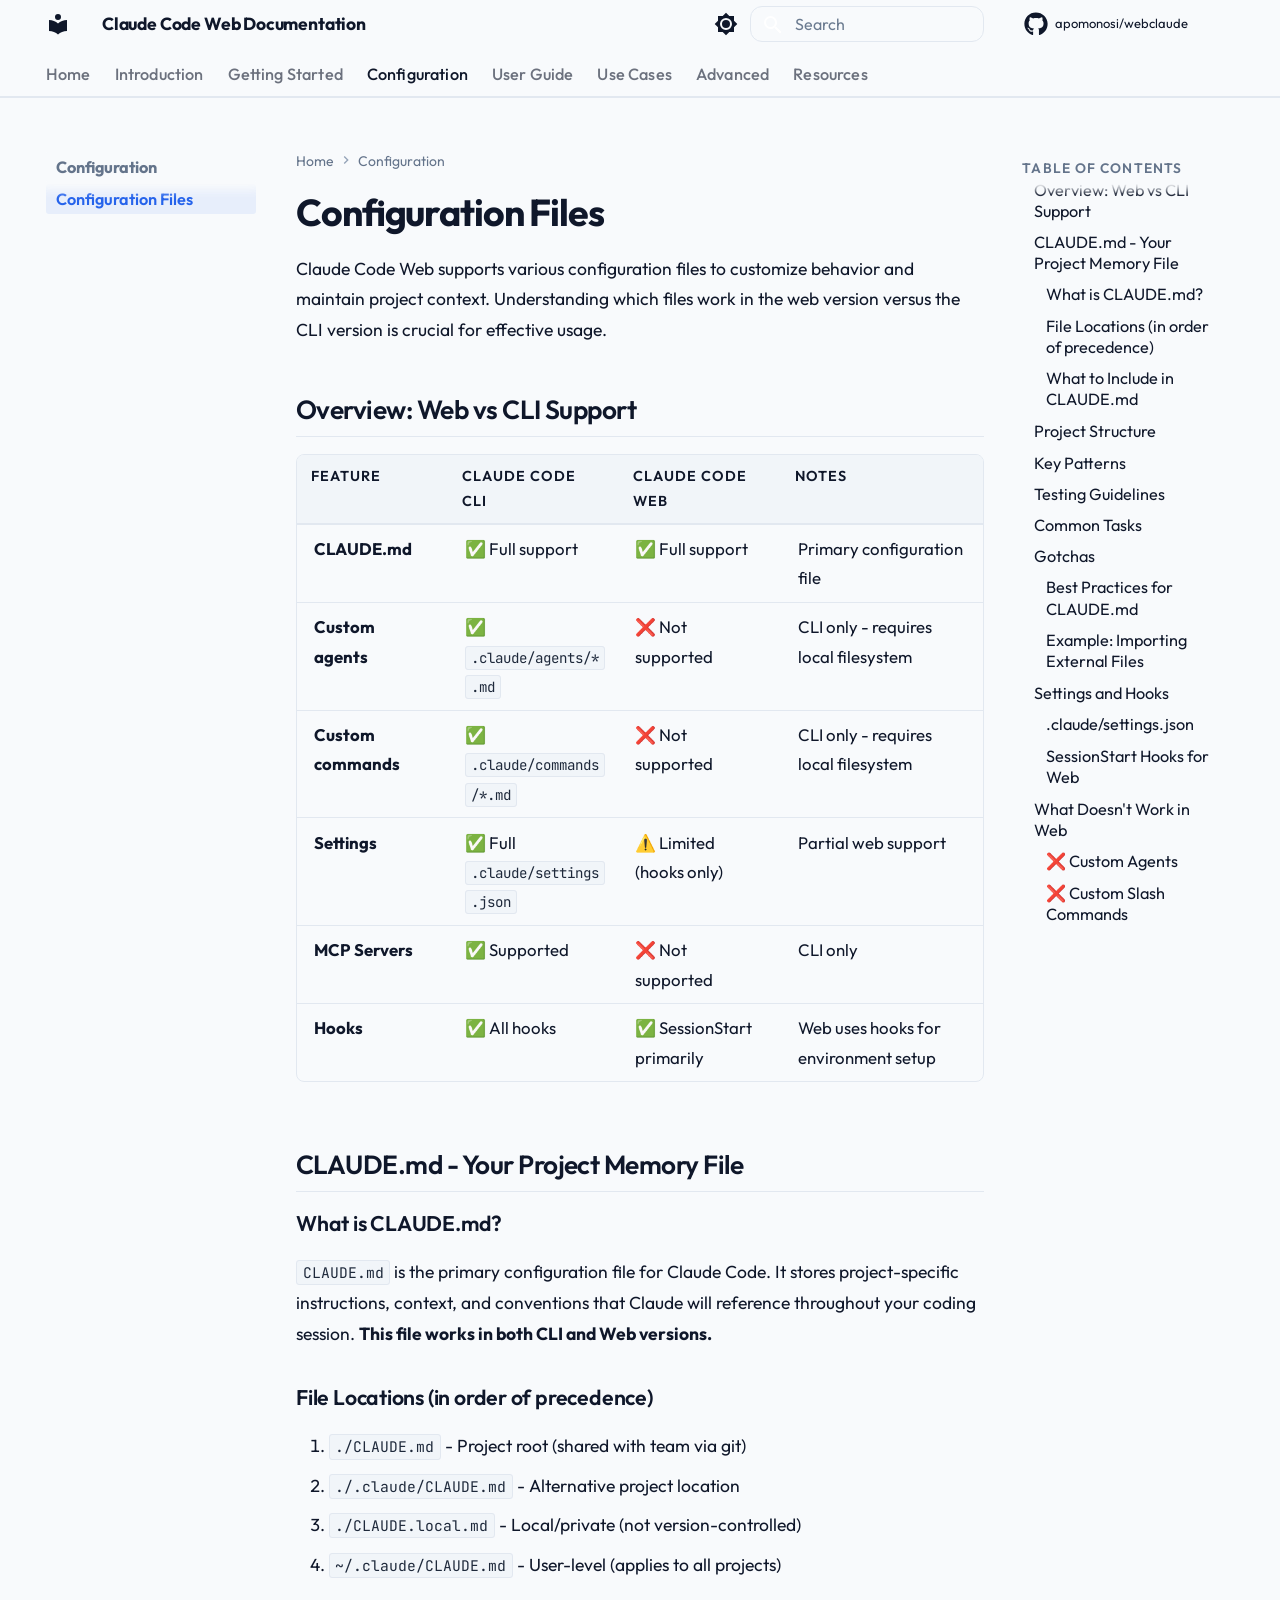
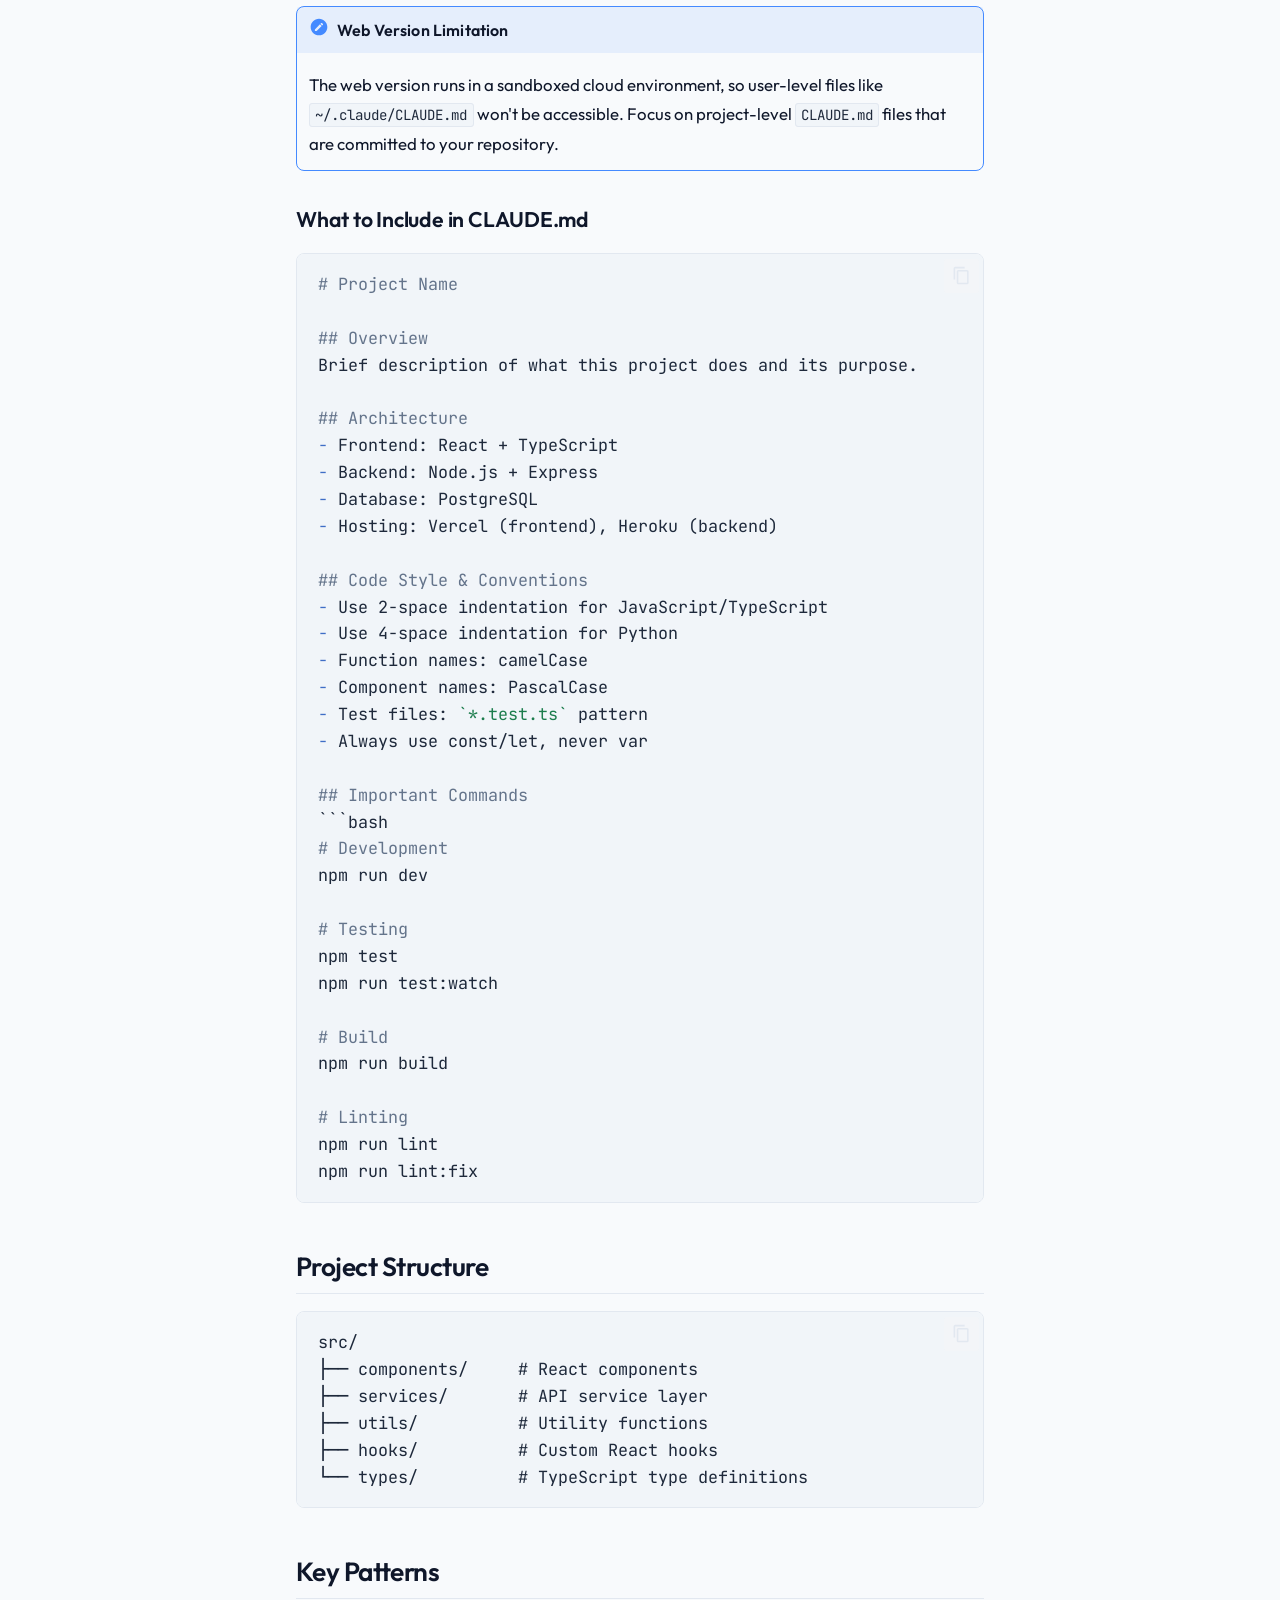
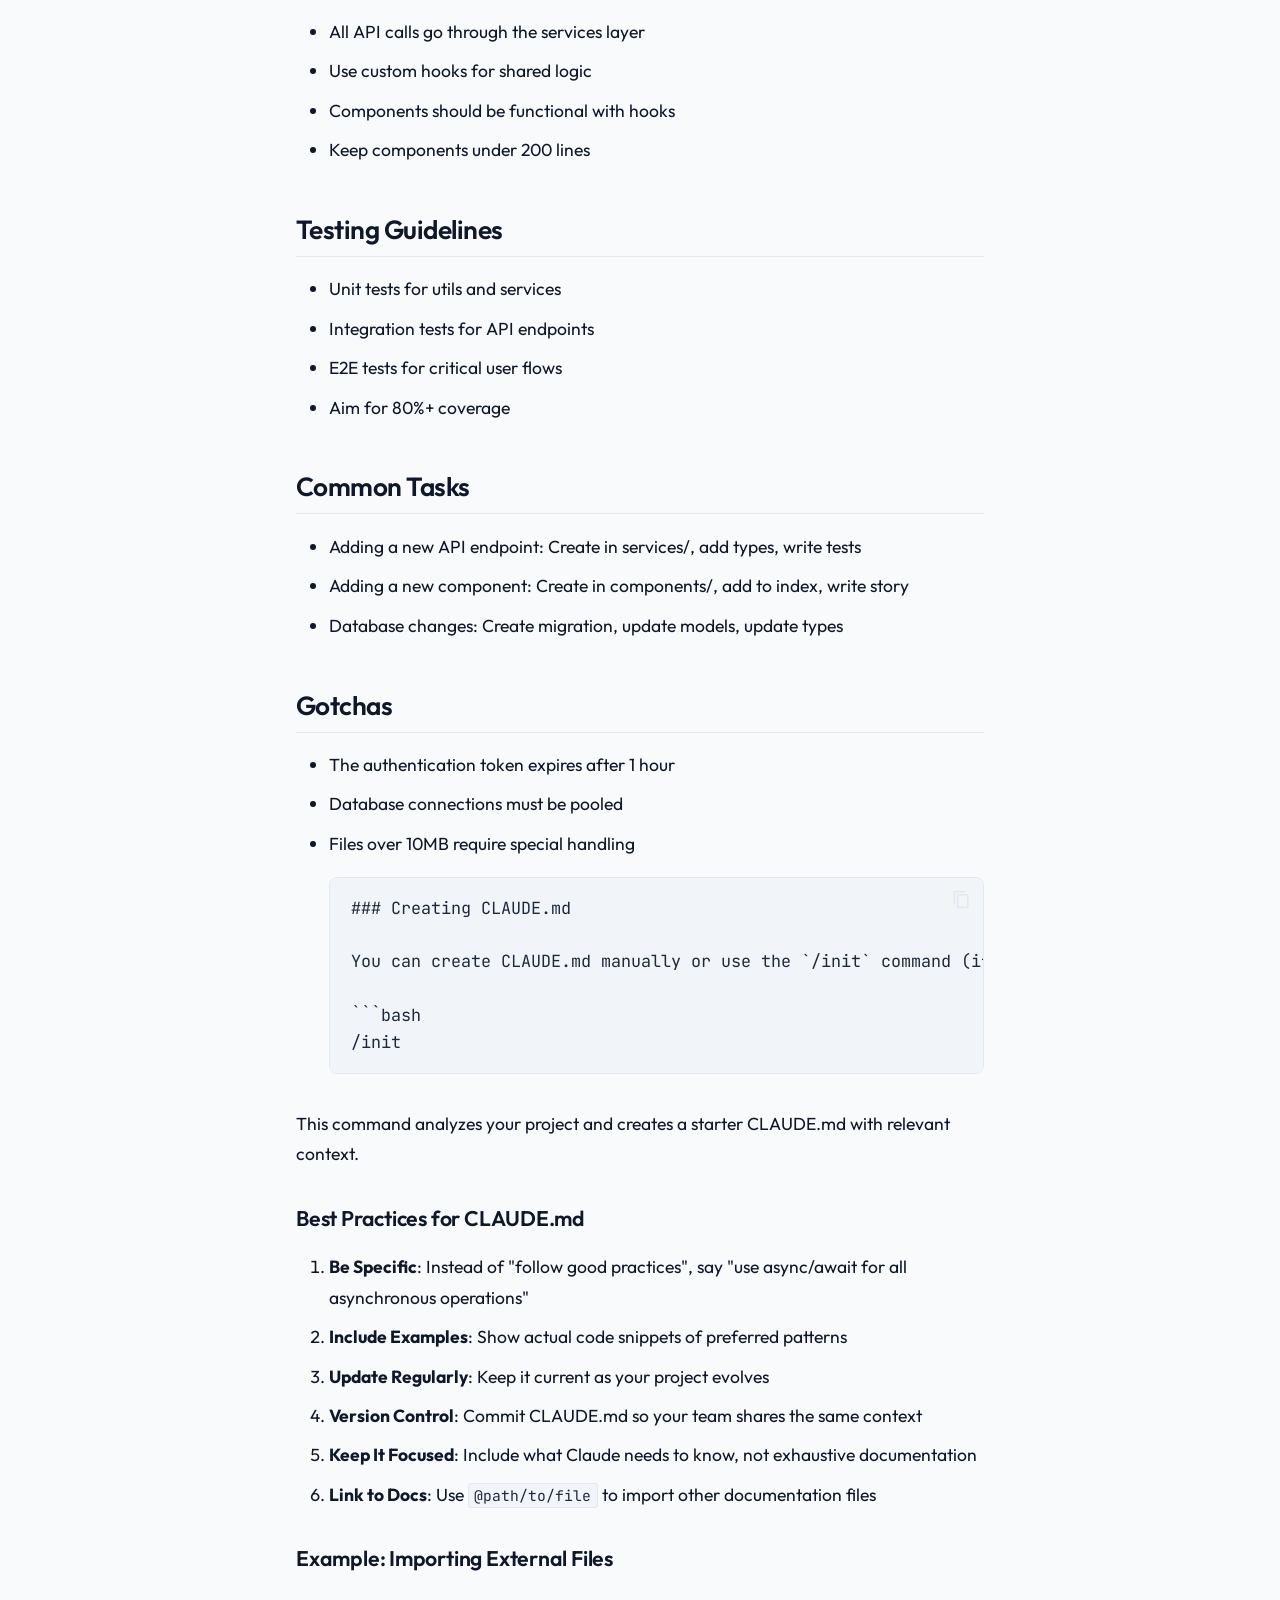
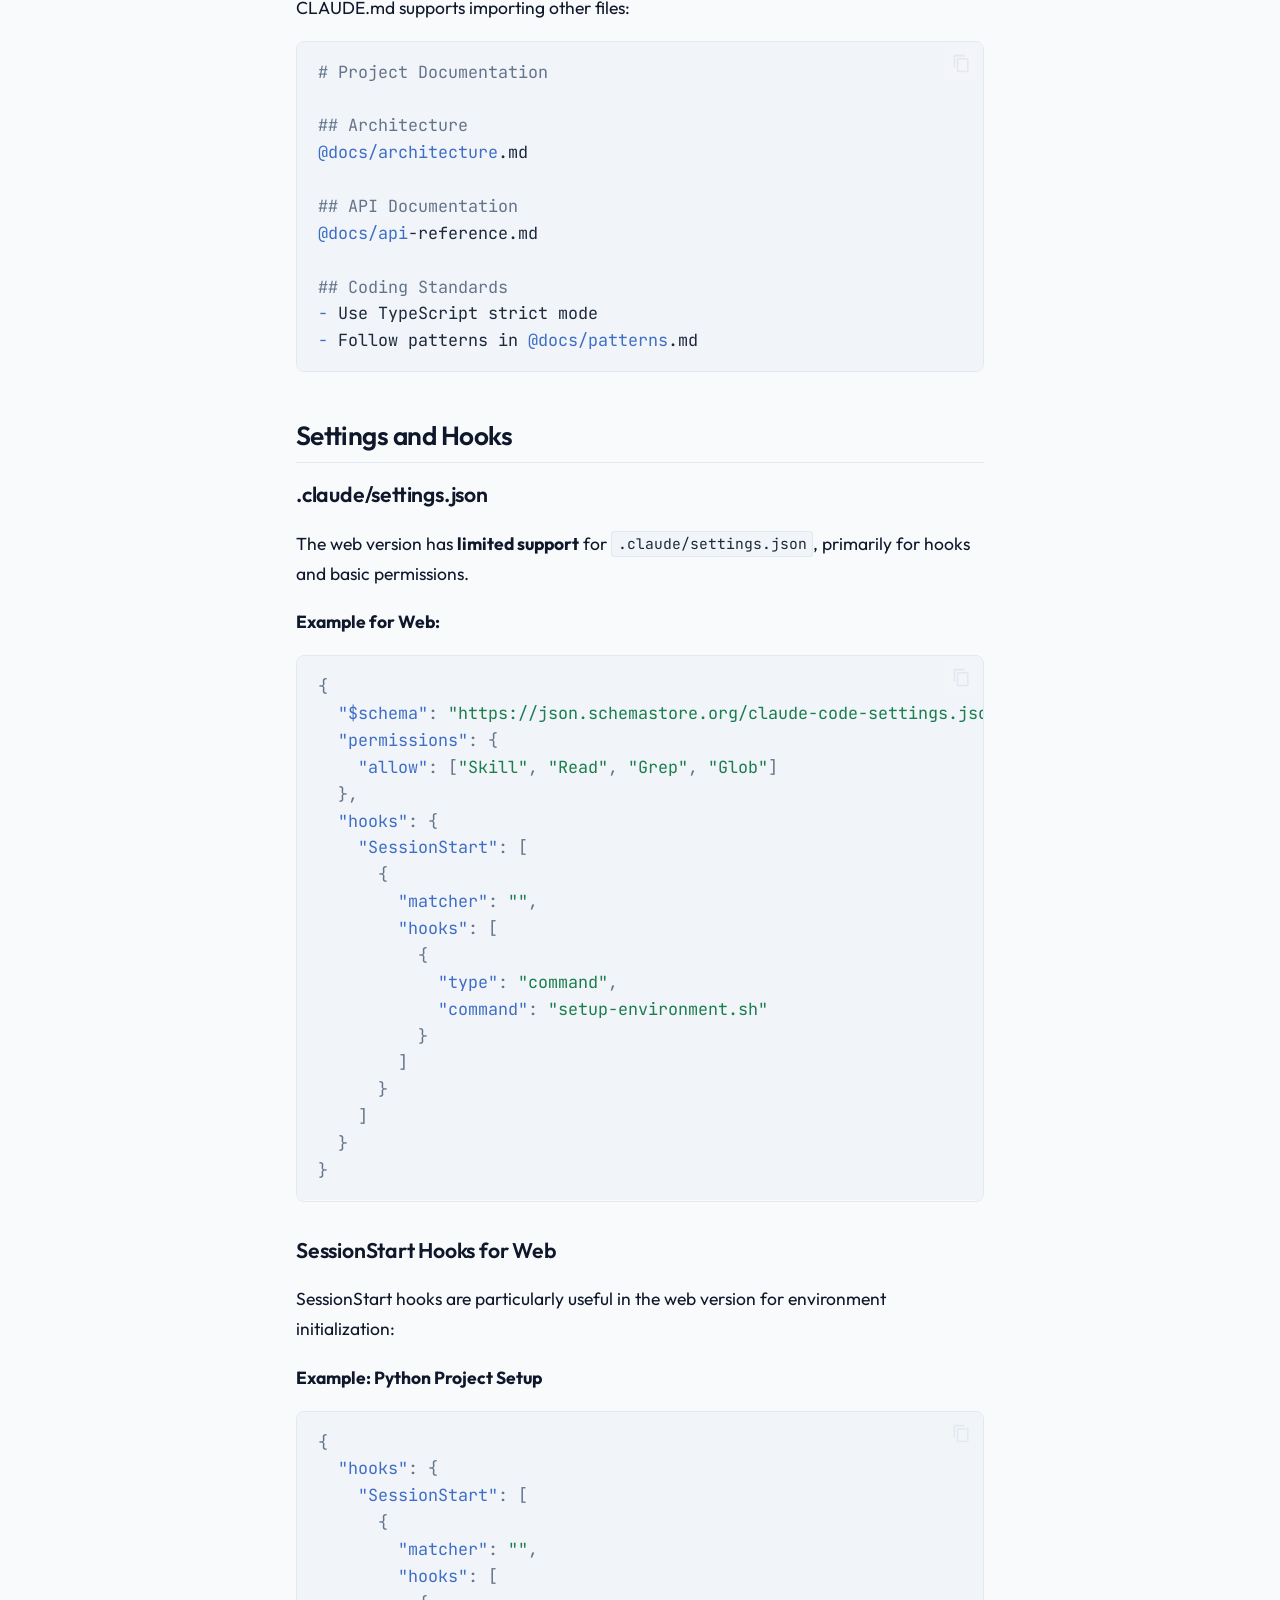
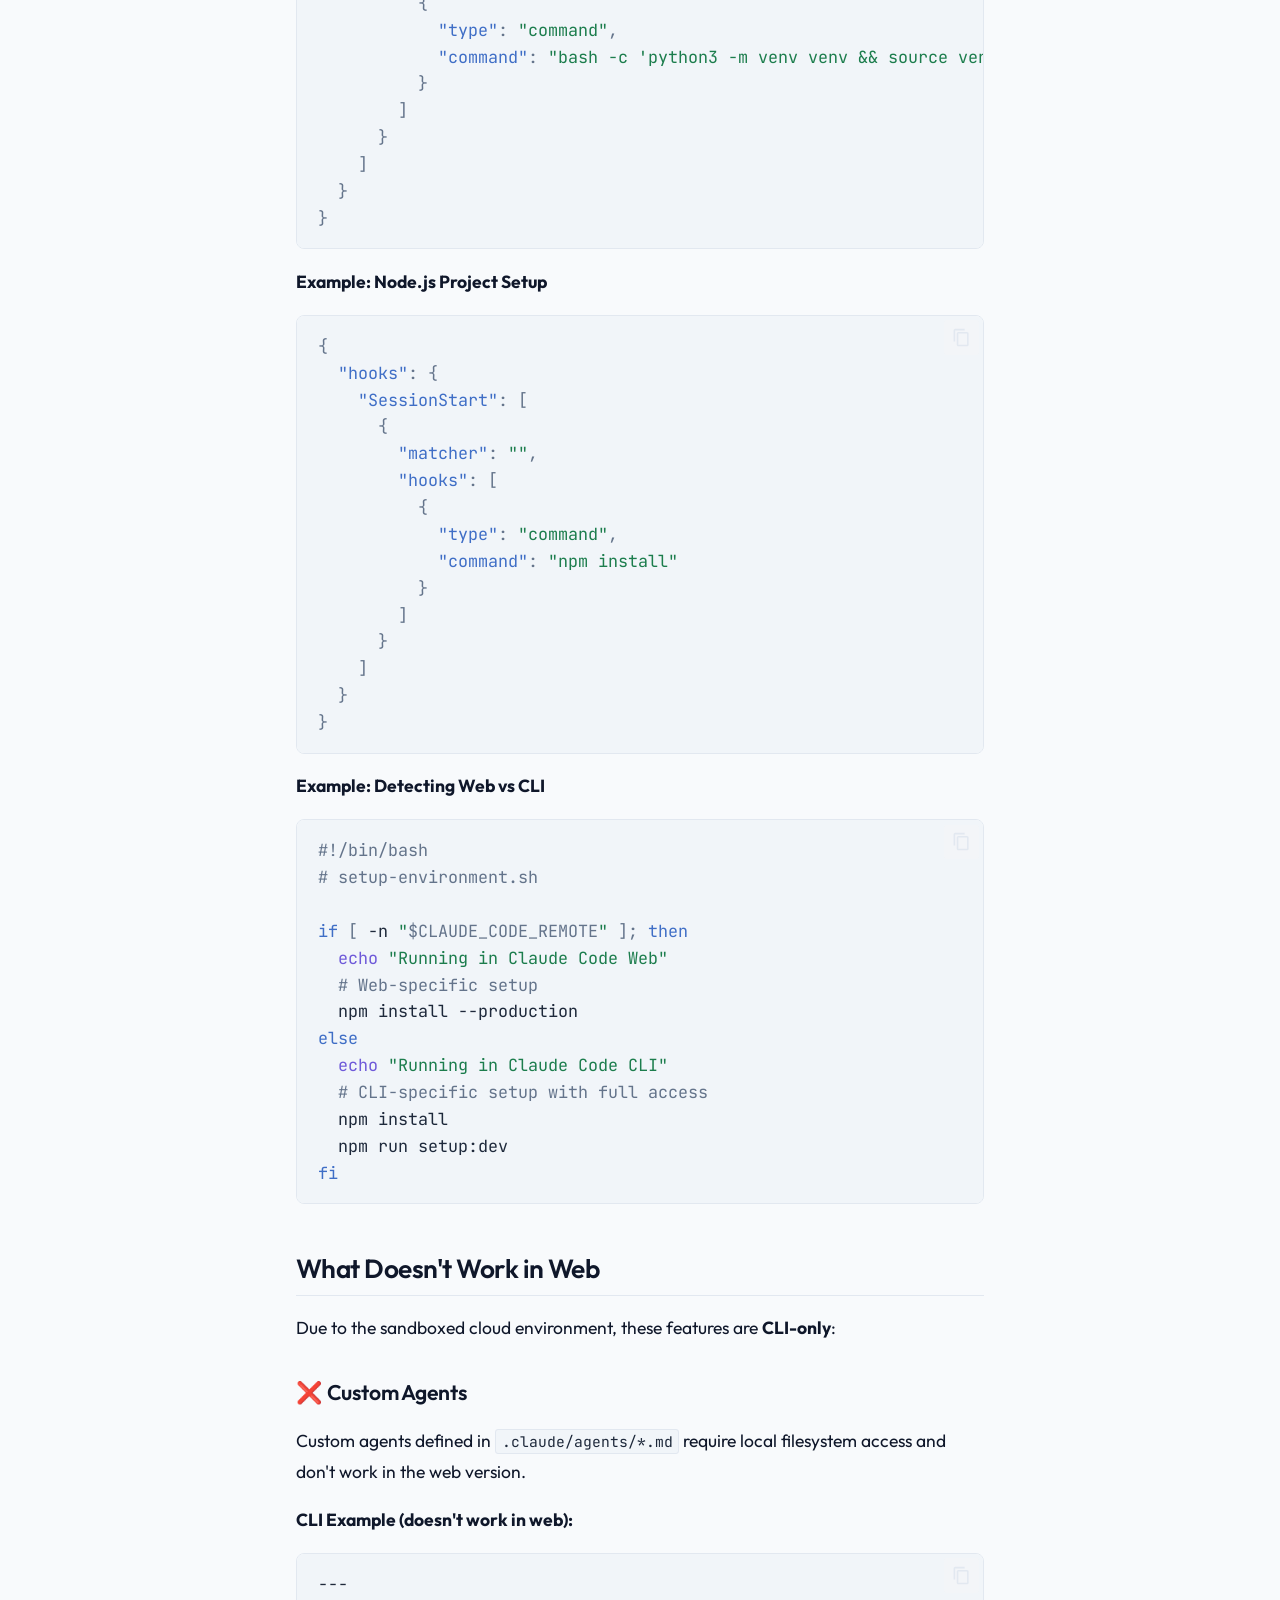
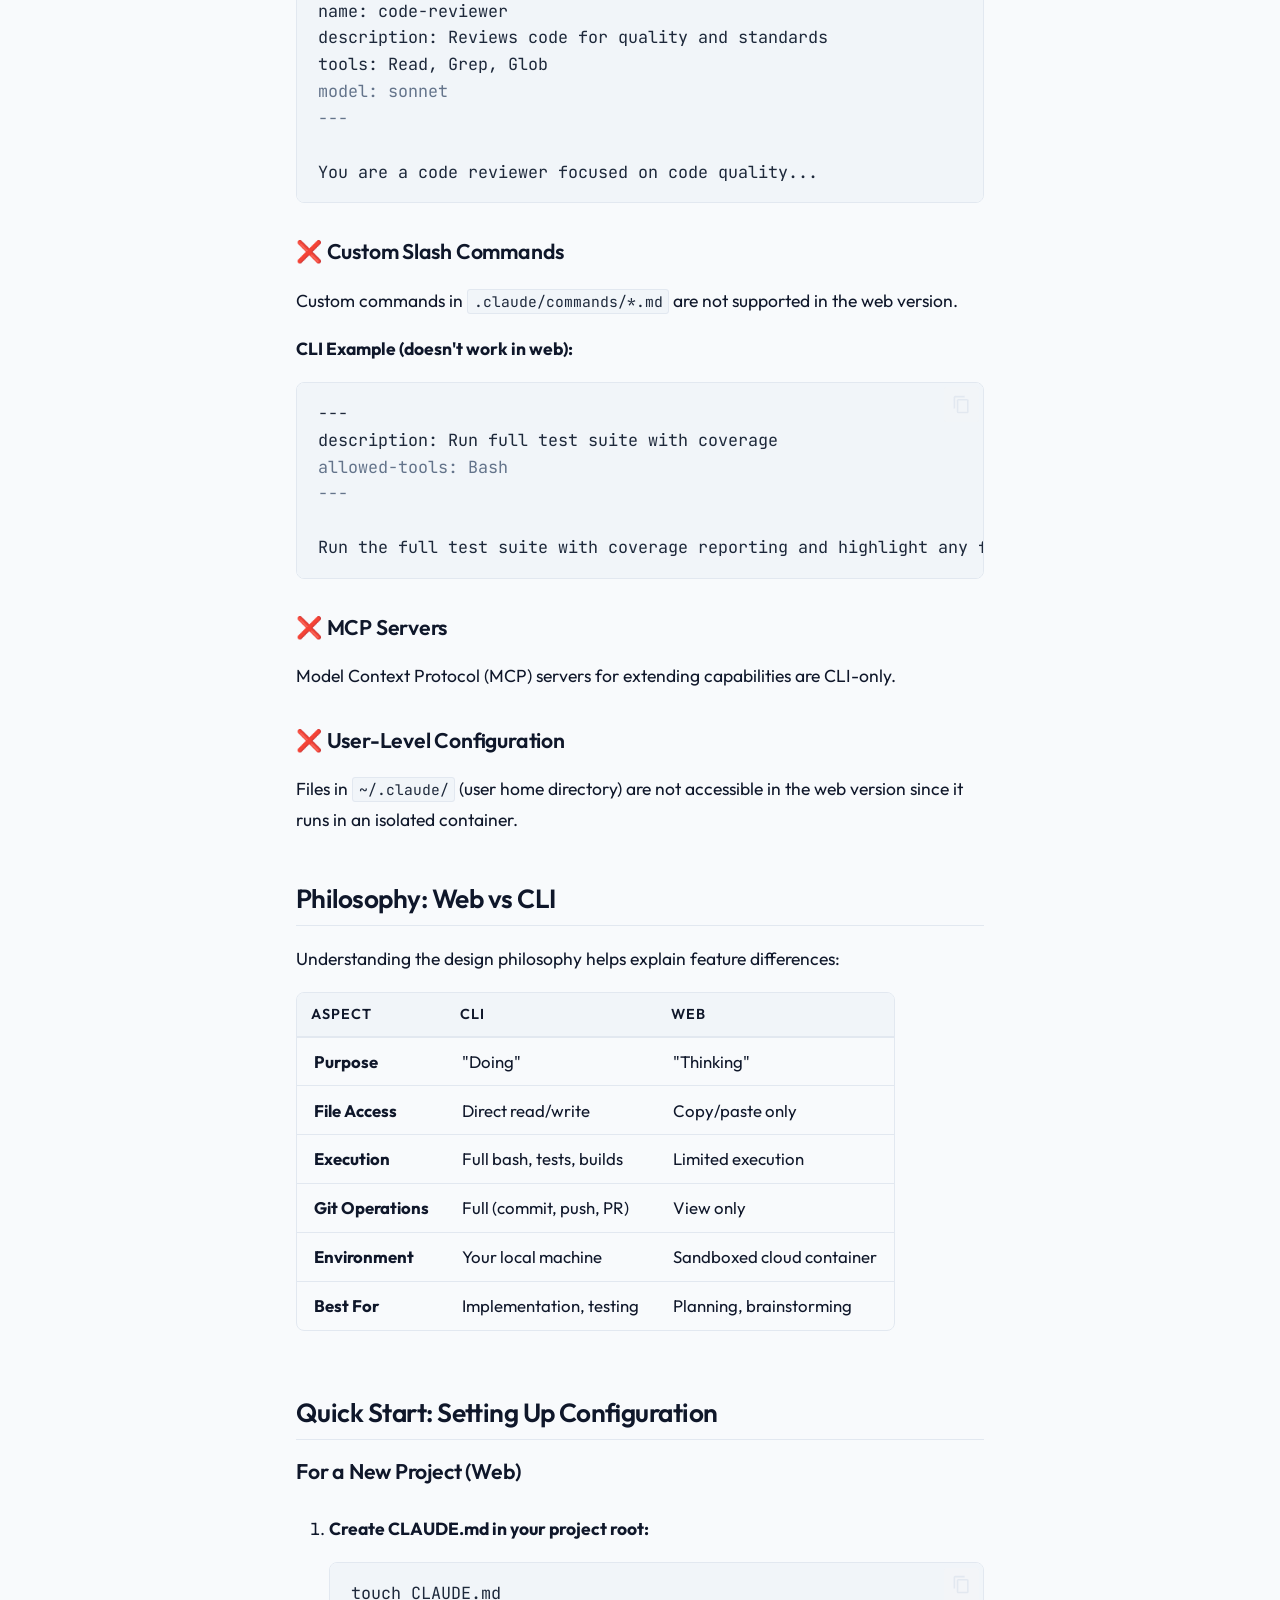
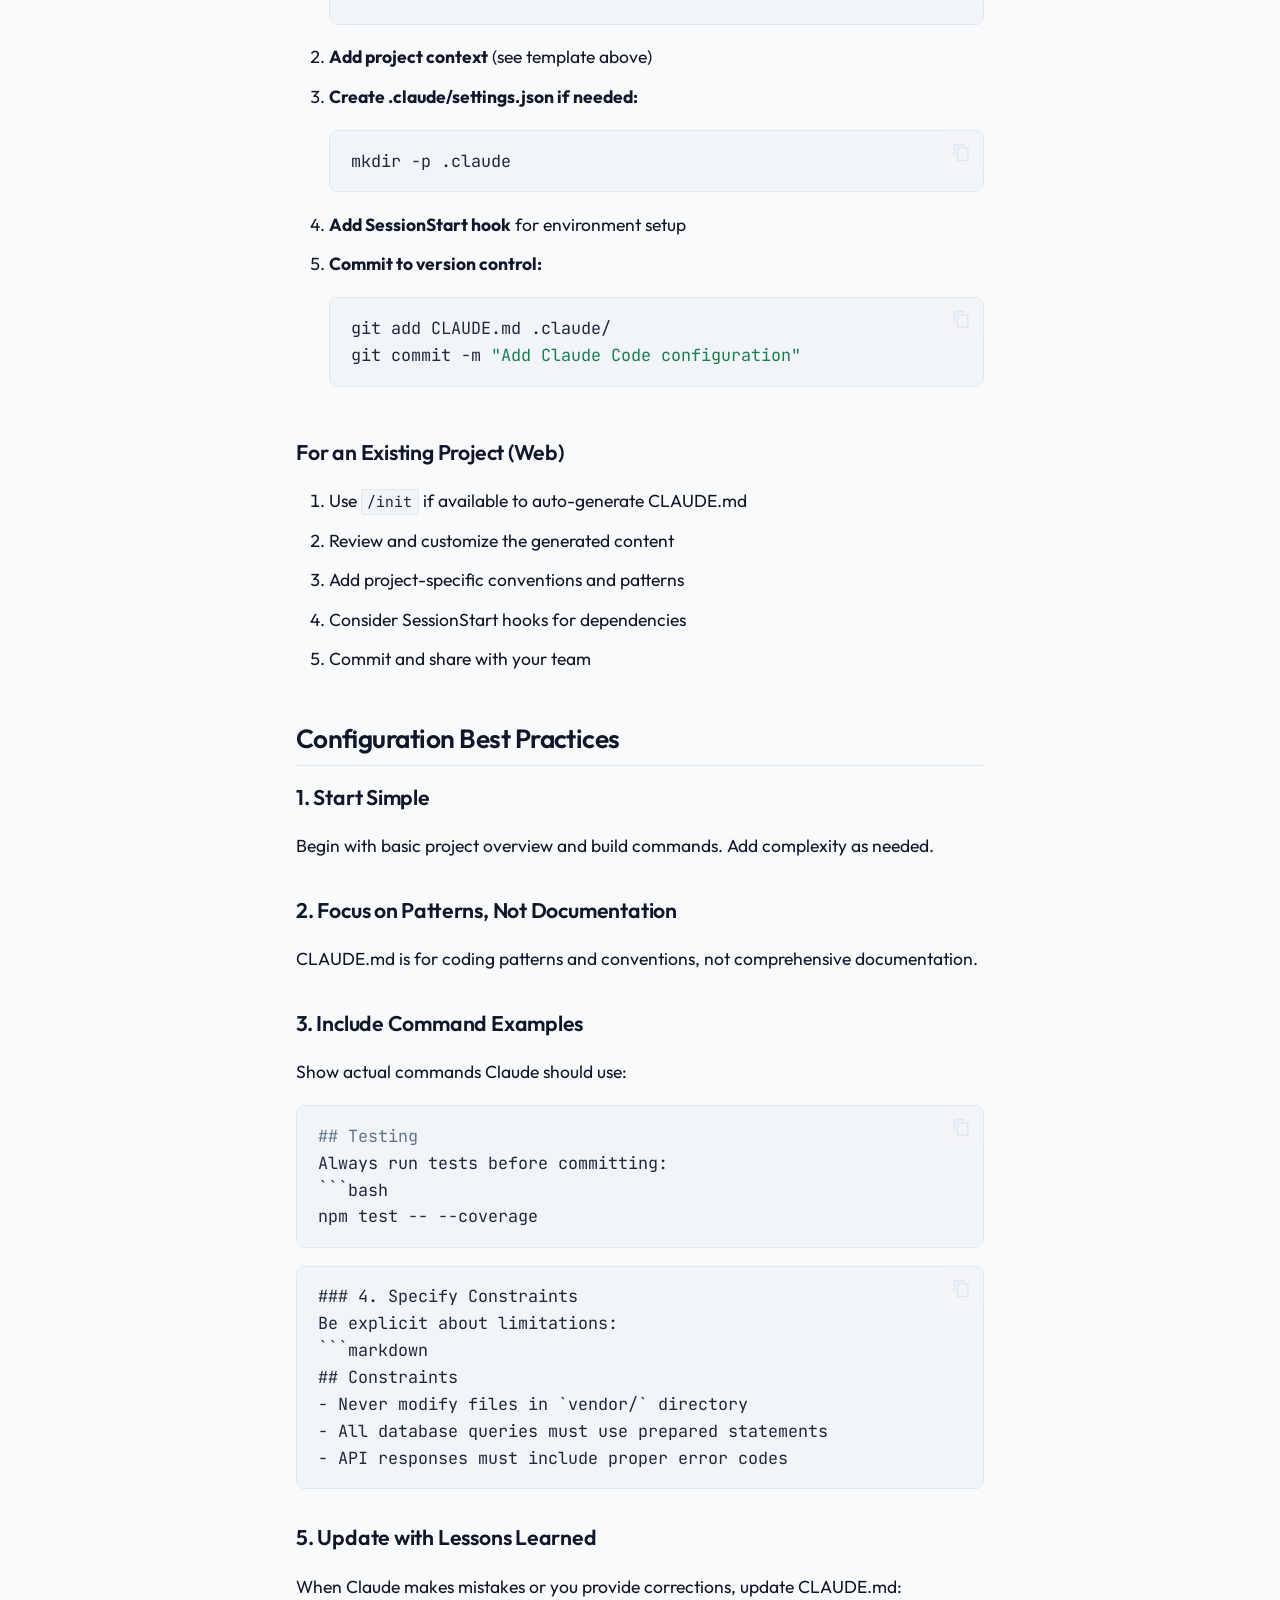
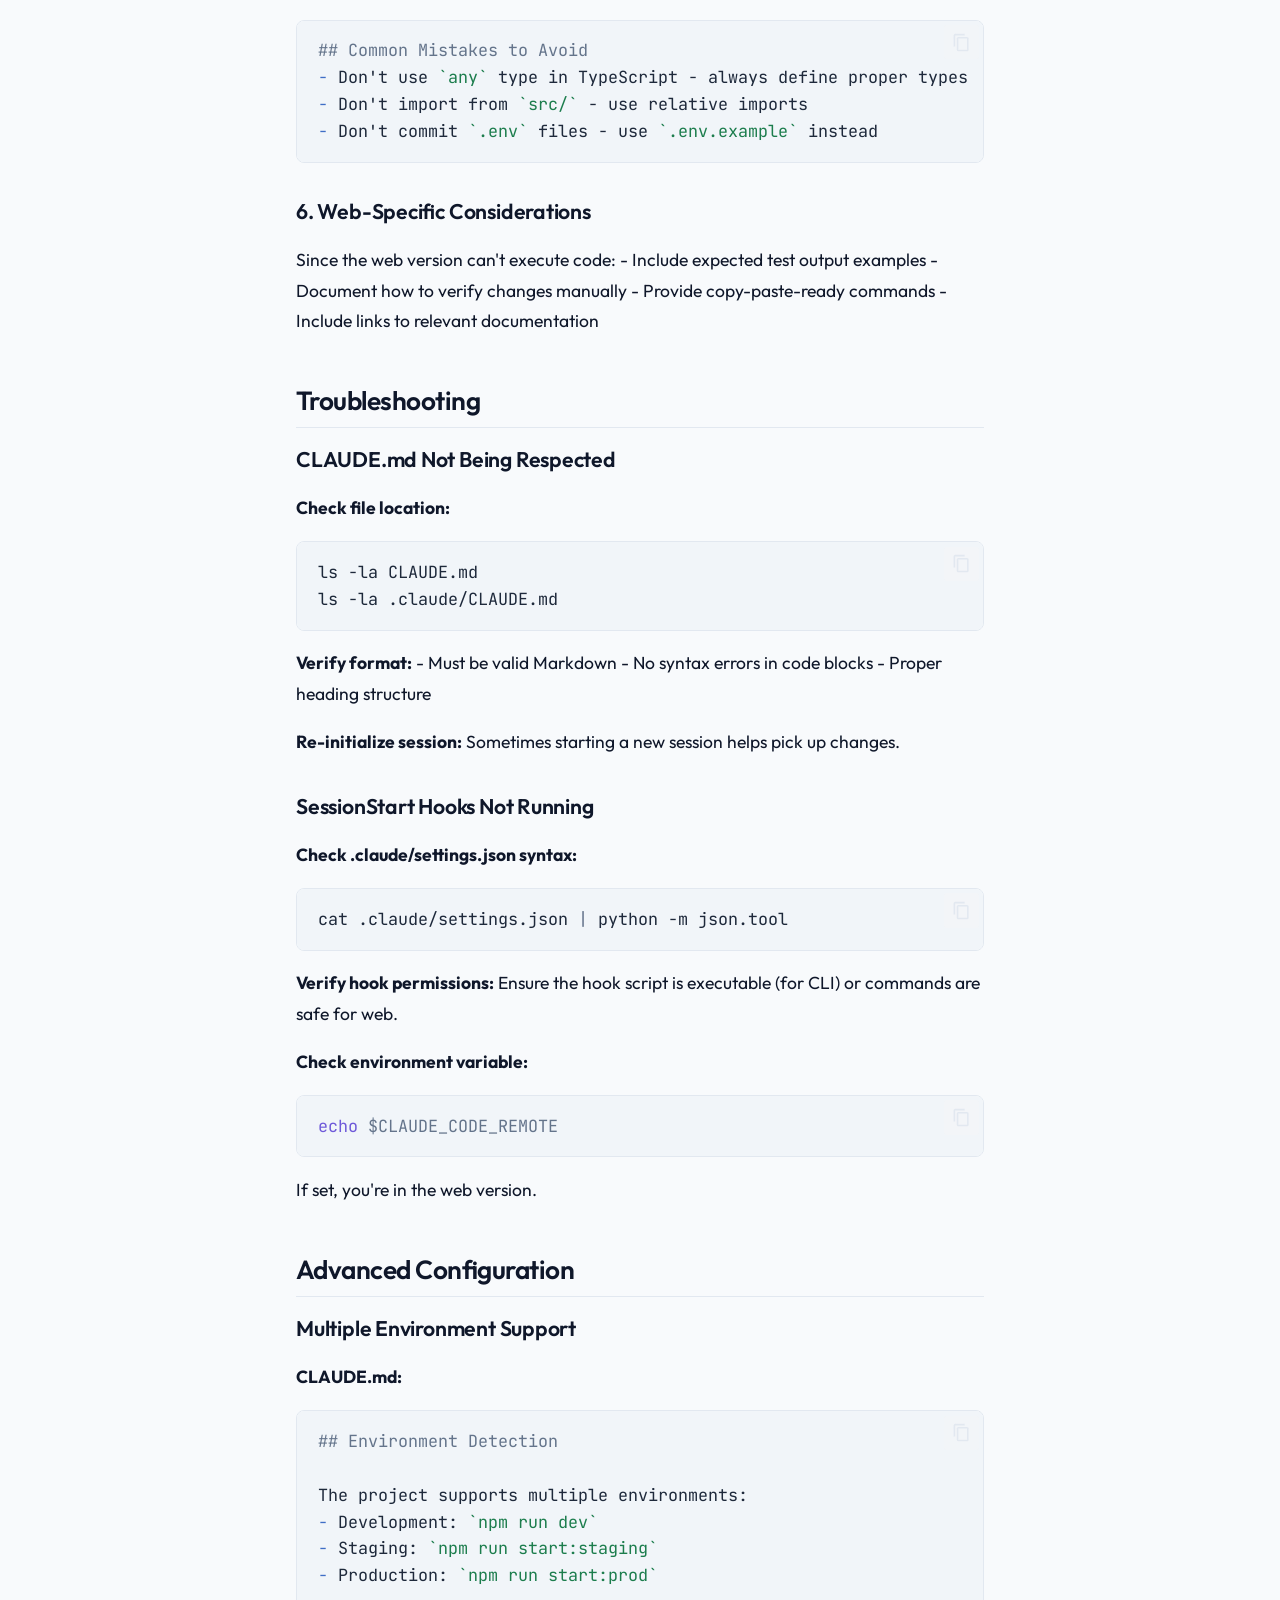
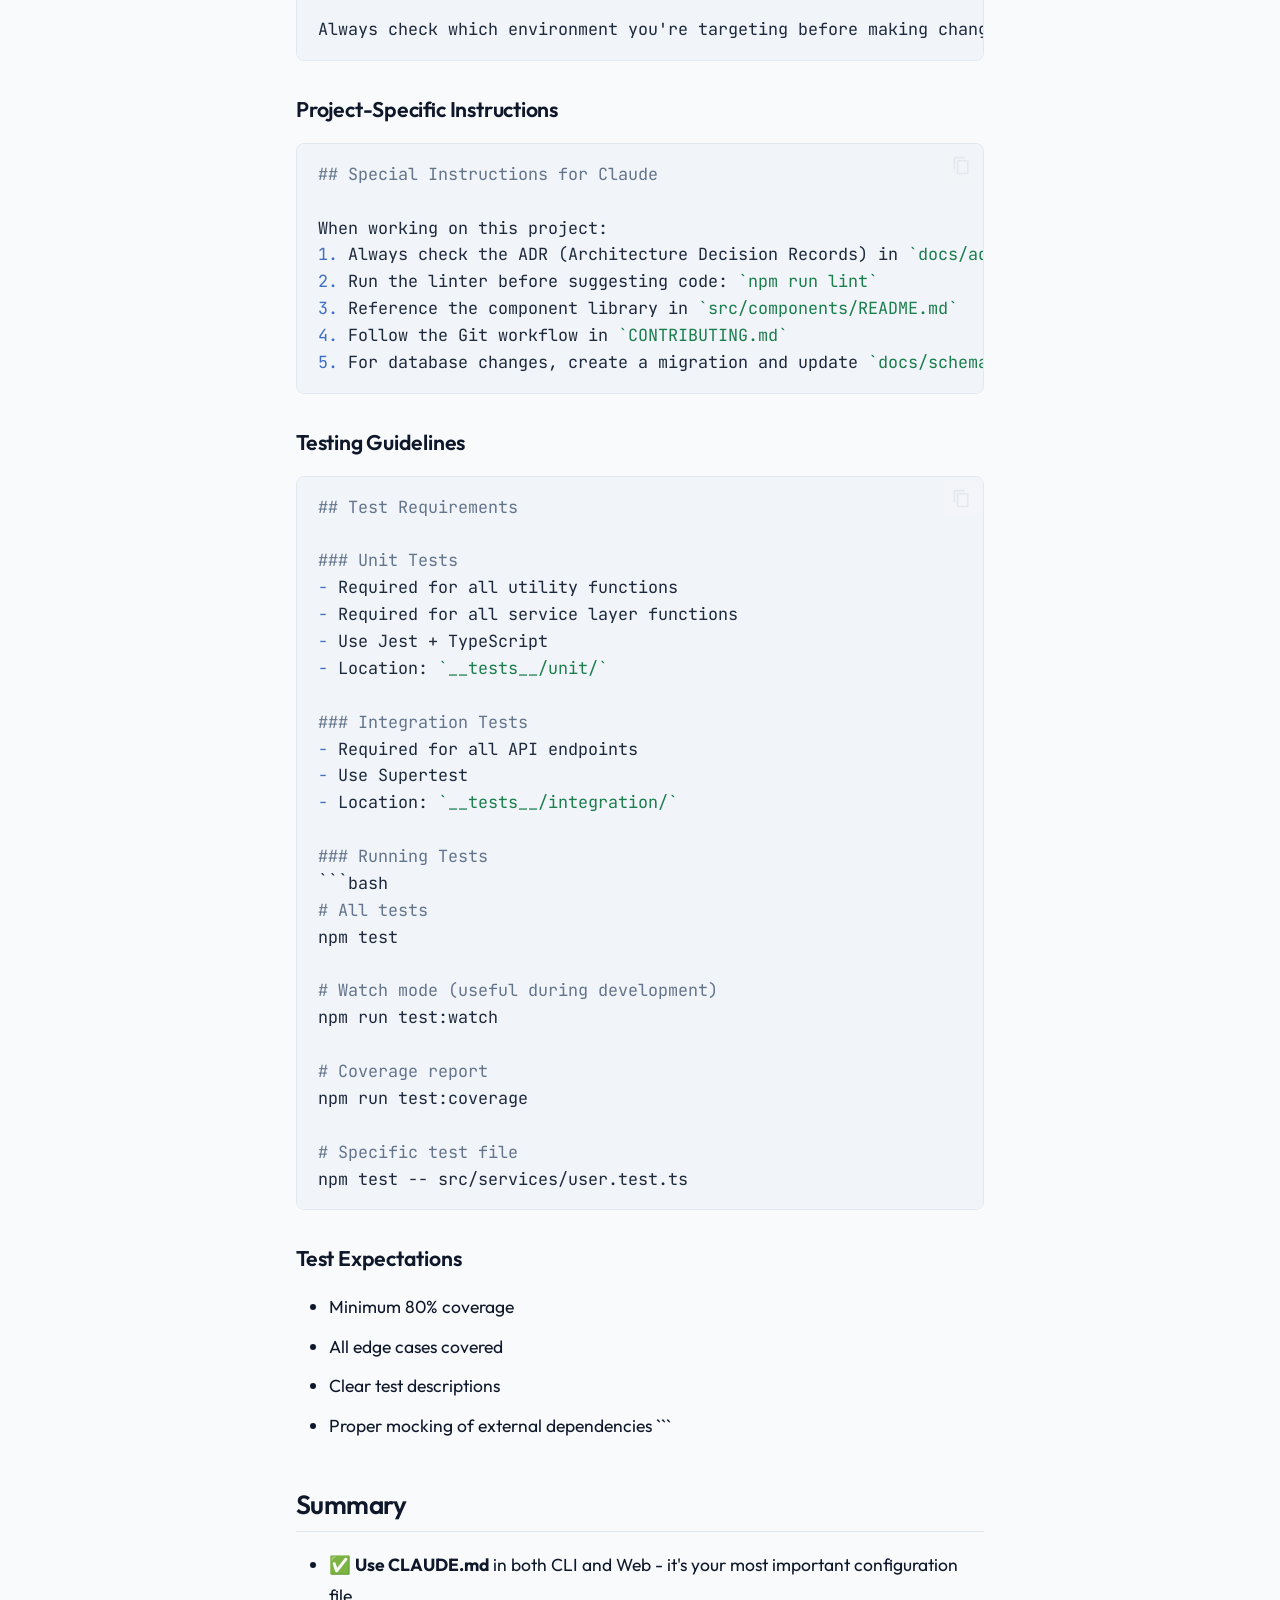
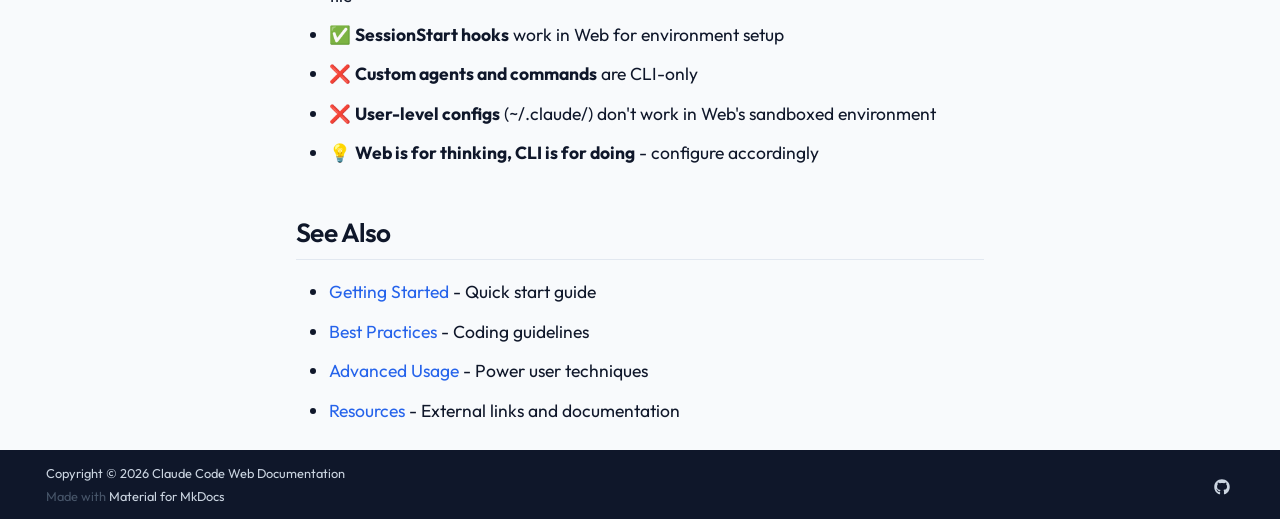
<file: configuration/index.html>
<!doctype html>
<html lang="en" class="no-js">
  <head>
    
      <meta charset="utf-8">
      <meta name="viewport" content="width=device-width,initial-scale=1">
      
        <meta name="description" content="Comprehensive documentation for Claude Code Web - AI-powered coding assistant">
      
      
        <meta name="author" content="Claude Code Team">
      
      
        <link rel="canonical" href="https://apomonosi.github.io/webclaude/configuration/">
      
      
        <link rel="prev" href="../getting-started/">
      
      
        <link rel="next" href="../effective-usage/">
      
      
        
      
      
      <link rel="icon" href="../assets/images/favicon.png">
      <meta name="generator" content="mkdocs-1.6.1, mkdocs-material-9.7.6">
    
    
      
        <title>Configuration Files - Claude Code Web Documentation</title>
      
    
    
      <link rel="stylesheet" href="../assets/stylesheets/main.484c7ddc.min.css">
      
        
        <link rel="stylesheet" href="../assets/stylesheets/palette.ab4e12ef.min.css">
      
      


    
    
      
    
    
      
        
        
        <link rel="preconnect" href="https://fonts.gstatic.com" crossorigin>
        <link rel="stylesheet" href="https://fonts.googleapis.com/css?family=Outfit:300,300i,400,400i,700,700i%7CJetBrains+Mono:400,400i,700,700i&display=fallback">
        <style>:root{--md-text-font:"Outfit";--md-code-font:"JetBrains Mono"}</style>
      
    
    
      <link rel="stylesheet" href="../stylesheets/extra.css">
    
    <script>__md_scope=new URL("..",location),__md_hash=e=>[...e].reduce(((e,_)=>(e<<5)-e+_.charCodeAt(0)),0),__md_get=(e,_=localStorage,t=__md_scope)=>JSON.parse(_.getItem(t.pathname+"."+e)),__md_set=(e,_,t=localStorage,a=__md_scope)=>{try{t.setItem(a.pathname+"."+e,JSON.stringify(_))}catch(e){}}</script>
    
      

    
    
  </head>
  
  
    
    
      
    
    
    
    
    <body dir="ltr" data-md-color-scheme="default" data-md-color-primary="blue" data-md-color-accent="blue">
  
    
    <input class="md-toggle" data-md-toggle="drawer" type="checkbox" id="__drawer" autocomplete="off">
    <input class="md-toggle" data-md-toggle="search" type="checkbox" id="__search" autocomplete="off">
    <label class="md-overlay" for="__drawer"></label>
    <div data-md-component="skip">
      
        
        <a href="#configuration-files" class="md-skip">
          Skip to content
        </a>
      
    </div>
    <div data-md-component="announce">
      
    </div>
    
    
      

  

<header class="md-header md-header--shadow md-header--lifted" data-md-component="header">
  <nav class="md-header__inner md-grid" aria-label="Header">
    <a href=".." title="Claude Code Web Documentation" class="md-header__button md-logo" aria-label="Claude Code Web Documentation" data-md-component="logo">
      
  
  <svg xmlns="http://www.w3.org/2000/svg" viewBox="0 0 24 24"><path d="M12 8a3 3 0 0 0 3-3 3 3 0 0 0-3-3 3 3 0 0 0-3 3 3 3 0 0 0 3 3m0 3.54C9.64 9.35 6.5 8 3 8v11c3.5 0 6.64 1.35 9 3.54 2.36-2.19 5.5-3.54 9-3.54V8c-3.5 0-6.64 1.35-9 3.54"/></svg>

    </a>
    <label class="md-header__button md-icon" for="__drawer">
      
      <svg xmlns="http://www.w3.org/2000/svg" viewBox="0 0 24 24"><path d="M3 6h18v2H3zm0 5h18v2H3zm0 5h18v2H3z"/></svg>
    </label>
    <div class="md-header__title" data-md-component="header-title">
      <div class="md-header__ellipsis">
        <div class="md-header__topic">
          <span class="md-ellipsis">
            Claude Code Web Documentation
          </span>
        </div>
        <div class="md-header__topic" data-md-component="header-topic">
          <span class="md-ellipsis">
            
              Configuration Files
            
          </span>
        </div>
      </div>
    </div>
    
      
        <form class="md-header__option" data-md-component="palette">
  
    
    
    
    <input class="md-option" data-md-color-media="" data-md-color-scheme="default" data-md-color-primary="blue" data-md-color-accent="blue"  aria-label="Switch to dark mode"  type="radio" name="__palette" id="__palette_0">
    
      <label class="md-header__button md-icon" title="Switch to dark mode" for="__palette_1" hidden>
        <svg xmlns="http://www.w3.org/2000/svg" viewBox="0 0 24 24"><path d="M12 8a4 4 0 0 0-4 4 4 4 0 0 0 4 4 4 4 0 0 0 4-4 4 4 0 0 0-4-4m0 10a6 6 0 0 1-6-6 6 6 0 0 1 6-6 6 6 0 0 1 6 6 6 6 0 0 1-6 6m8-9.31V4h-4.69L12 .69 8.69 4H4v4.69L.69 12 4 15.31V20h4.69L12 23.31 15.31 20H20v-4.69L23.31 12z"/></svg>
      </label>
    
  
    
    
    
    <input class="md-option" data-md-color-media="" data-md-color-scheme="slate" data-md-color-primary="blue" data-md-color-accent="blue"  aria-label="Switch to light mode"  type="radio" name="__palette" id="__palette_1">
    
      <label class="md-header__button md-icon" title="Switch to light mode" for="__palette_0" hidden>
        <svg xmlns="http://www.w3.org/2000/svg" viewBox="0 0 24 24"><path d="M12 18c-.89 0-1.74-.2-2.5-.55C11.56 16.5 13 14.42 13 12s-1.44-4.5-3.5-5.45C10.26 6.2 11.11 6 12 6a6 6 0 0 1 6 6 6 6 0 0 1-6 6m8-9.31V4h-4.69L12 .69 8.69 4H4v4.69L.69 12 4 15.31V20h4.69L12 23.31 15.31 20H20v-4.69L23.31 12z"/></svg>
      </label>
    
  
</form>
      
    
    
      <script>var palette=__md_get("__palette");if(palette&&palette.color){if("(prefers-color-scheme)"===palette.color.media){var media=matchMedia("(prefers-color-scheme: light)"),input=document.querySelector(media.matches?"[data-md-color-media='(prefers-color-scheme: light)']":"[data-md-color-media='(prefers-color-scheme: dark)']");palette.color.media=input.getAttribute("data-md-color-media"),palette.color.scheme=input.getAttribute("data-md-color-scheme"),palette.color.primary=input.getAttribute("data-md-color-primary"),palette.color.accent=input.getAttribute("data-md-color-accent")}for(var[key,value]of Object.entries(palette.color))document.body.setAttribute("data-md-color-"+key,value)}</script>
    
    
    
      
      
        <label class="md-header__button md-icon" for="__search">
          
          <svg xmlns="http://www.w3.org/2000/svg" viewBox="0 0 24 24"><path d="M9.5 3A6.5 6.5 0 0 1 16 9.5c0 1.61-.59 3.09-1.56 4.23l.27.27h.79l5 5-1.5 1.5-5-5v-.79l-.27-.27A6.52 6.52 0 0 1 9.5 16 6.5 6.5 0 0 1 3 9.5 6.5 6.5 0 0 1 9.5 3m0 2C7 5 5 7 5 9.5S7 14 9.5 14 14 12 14 9.5 12 5 9.5 5"/></svg>
        </label>
        <div class="md-search" data-md-component="search" role="dialog">
  <label class="md-search__overlay" for="__search"></label>
  <div class="md-search__inner" role="search">
    <form class="md-search__form" name="search">
      <input type="text" class="md-search__input" name="query" aria-label="Search" placeholder="Search" autocapitalize="off" autocorrect="off" autocomplete="off" spellcheck="false" data-md-component="search-query" required>
      <label class="md-search__icon md-icon" for="__search">
        
        <svg xmlns="http://www.w3.org/2000/svg" viewBox="0 0 24 24"><path d="M9.5 3A6.5 6.5 0 0 1 16 9.5c0 1.61-.59 3.09-1.56 4.23l.27.27h.79l5 5-1.5 1.5-5-5v-.79l-.27-.27A6.52 6.52 0 0 1 9.5 16 6.5 6.5 0 0 1 3 9.5 6.5 6.5 0 0 1 9.5 3m0 2C7 5 5 7 5 9.5S7 14 9.5 14 14 12 14 9.5 12 5 9.5 5"/></svg>
        
        <svg xmlns="http://www.w3.org/2000/svg" viewBox="0 0 24 24"><path d="M20 11v2H8l5.5 5.5-1.42 1.42L4.16 12l7.92-7.92L13.5 5.5 8 11z"/></svg>
      </label>
      <nav class="md-search__options" aria-label="Search">
        
        <button type="reset" class="md-search__icon md-icon" title="Clear" aria-label="Clear" tabindex="-1">
          
          <svg xmlns="http://www.w3.org/2000/svg" viewBox="0 0 24 24"><path d="M19 6.41 17.59 5 12 10.59 6.41 5 5 6.41 10.59 12 5 17.59 6.41 19 12 13.41 17.59 19 19 17.59 13.41 12z"/></svg>
        </button>
      </nav>
      
        <div class="md-search__suggest" data-md-component="search-suggest"></div>
      
    </form>
    <div class="md-search__output">
      <div class="md-search__scrollwrap" tabindex="0" data-md-scrollfix>
        <div class="md-search-result" data-md-component="search-result">
          <div class="md-search-result__meta">
            Initializing search
          </div>
          <ol class="md-search-result__list" role="presentation"></ol>
        </div>
      </div>
    </div>
  </div>
</div>
      
    
    
      <div class="md-header__source">
        <a href="https://github.com/apomonosi/webclaude" title="Go to repository" class="md-source" data-md-component="source">
  <div class="md-source__icon md-icon">
    
    <svg xmlns="http://www.w3.org/2000/svg" viewBox="0 0 512 512"><!--! Font Awesome Free 7.1.0 by @fontawesome - https://fontawesome.com License - https://fontawesome.com/license/free (Icons: CC BY 4.0, Fonts: SIL OFL 1.1, Code: MIT License) Copyright 2025 Fonticons, Inc.--><path d="M173.9 397.4c0 2-2.3 3.6-5.2 3.6-3.3.3-5.6-1.3-5.6-3.6 0-2 2.3-3.6 5.2-3.6 3-.3 5.6 1.3 5.6 3.6m-31.1-4.5c-.7 2 1.3 4.3 4.3 4.9 2.6 1 5.6 0 6.2-2s-1.3-4.3-4.3-5.2c-2.6-.7-5.5.3-6.2 2.3m44.2-1.7c-2.9.7-4.9 2.6-4.6 4.9.3 2 2.9 3.3 5.9 2.6 2.9-.7 4.9-2.6 4.6-4.6-.3-1.9-3-3.2-5.9-2.9M252.8 8C114.1 8 8 113.3 8 252c0 110.9 69.8 205.8 169.5 239.2 12.8 2.3 17.3-5.6 17.3-12.1 0-6.2-.3-40.4-.3-61.4 0 0-70 15-84.7-29.8 0 0-11.4-29.1-27.8-36.6 0 0-22.9-15.7 1.6-15.4 0 0 24.9 2 38.6 25.8 21.9 38.6 58.6 27.5 72.9 20.9 2.3-16 8.8-27.1 16-33.7-55.9-6.2-112.3-14.3-112.3-110.5 0-27.5 7.6-41.3 23.6-58.9-2.6-6.5-11.1-33.3 2.6-67.9 20.9-6.5 69 27 69 27 20-5.6 41.5-8.5 62.8-8.5s42.8 2.9 62.8 8.5c0 0 48.1-33.6 69-27 13.7 34.7 5.2 61.4 2.6 67.9 16 17.7 25.8 31.5 25.8 58.9 0 96.5-58.9 104.2-114.8 110.5 9.2 7.9 17 22.9 17 46.4 0 33.7-.3 75.4-.3 83.6 0 6.5 4.6 14.4 17.3 12.1C436.2 457.8 504 362.9 504 252 504 113.3 391.5 8 252.8 8M105.2 352.9c-1.3 1-1 3.3.7 5.2 1.6 1.6 3.9 2.3 5.2 1 1.3-1 1-3.3-.7-5.2-1.6-1.6-3.9-2.3-5.2-1m-10.8-8.1c-.7 1.3.3 2.9 2.3 3.9 1.6 1 3.6.7 4.3-.7.7-1.3-.3-2.9-2.3-3.9-2-.6-3.6-.3-4.3.7m32.4 35.6c-1.6 1.3-1 4.3 1.3 6.2 2.3 2.3 5.2 2.6 6.5 1 1.3-1.3.7-4.3-1.3-6.2-2.2-2.3-5.2-2.6-6.5-1m-11.4-14.7c-1.6 1-1.6 3.6 0 5.9s4.3 3.3 5.6 2.3c1.6-1.3 1.6-3.9 0-6.2-1.4-2.3-4-3.3-5.6-2"/></svg>
  </div>
  <div class="md-source__repository">
    apomonosi/webclaude
  </div>
</a>
      </div>
    
  </nav>
  
    
      
<nav class="md-tabs" aria-label="Tabs" data-md-component="tabs">
  <div class="md-grid">
    <ul class="md-tabs__list">
      
        
  
  
  
  
    <li class="md-tabs__item">
      <a href=".." class="md-tabs__link">
        
  
  
    
  
  Home

      </a>
    </li>
  

      
        
  
  
  
  
    <li class="md-tabs__item">
      <a href="../introduction/" class="md-tabs__link">
        
  
  
    
  
  Introduction

      </a>
    </li>
  

      
        
  
  
  
  
    
    
      <li class="md-tabs__item">
        <a href="../getting-started/" class="md-tabs__link">
          
  
  
  Getting Started

        </a>
      </li>
    
  

      
        
  
  
  
    
  
  
    
    
      <li class="md-tabs__item md-tabs__item--active">
        <a href="./" class="md-tabs__link">
          
  
  
  Configuration

        </a>
      </li>
    
  

      
        
  
  
  
  
    
    
      <li class="md-tabs__item">
        <a href="../effective-usage/" class="md-tabs__link">
          
  
  
  User Guide

        </a>
      </li>
    
  

      
        
  
  
  
  
    
    
      <li class="md-tabs__item">
        <a href="../research-use-cases/" class="md-tabs__link">
          
  
  
  Use Cases

        </a>
      </li>
    
  

      
        
  
  
  
  
    
    
      <li class="md-tabs__item">
        <a href="../advanced-usage/" class="md-tabs__link">
          
  
  
  Advanced

        </a>
      </li>
    
  

      
        
  
  
  
  
    
    
      <li class="md-tabs__item">
        <a href="../resources/" class="md-tabs__link">
          
  
  
  Resources

        </a>
      </li>
    
  

      
    </ul>
  </div>
</nav>
    
  
</header>
    
    <div class="md-container" data-md-component="container">
      
      
        
      
      <main class="md-main" data-md-component="main">
        <div class="md-main__inner md-grid">
          
            
              
              <div class="md-sidebar md-sidebar--primary" data-md-component="sidebar" data-md-type="navigation" >
                <div class="md-sidebar__scrollwrap">
                  <div class="md-sidebar__inner">
                    


  


<nav class="md-nav md-nav--primary md-nav--lifted" aria-label="Navigation" data-md-level="0">
  <label class="md-nav__title" for="__drawer">
    <a href=".." title="Claude Code Web Documentation" class="md-nav__button md-logo" aria-label="Claude Code Web Documentation" data-md-component="logo">
      
  
  <svg xmlns="http://www.w3.org/2000/svg" viewBox="0 0 24 24"><path d="M12 8a3 3 0 0 0 3-3 3 3 0 0 0-3-3 3 3 0 0 0-3 3 3 3 0 0 0 3 3m0 3.54C9.64 9.35 6.5 8 3 8v11c3.5 0 6.64 1.35 9 3.54 2.36-2.19 5.5-3.54 9-3.54V8c-3.5 0-6.64 1.35-9 3.54"/></svg>

    </a>
    Claude Code Web Documentation
  </label>
  
    <div class="md-nav__source">
      <a href="https://github.com/apomonosi/webclaude" title="Go to repository" class="md-source" data-md-component="source">
  <div class="md-source__icon md-icon">
    
    <svg xmlns="http://www.w3.org/2000/svg" viewBox="0 0 512 512"><!--! Font Awesome Free 7.1.0 by @fontawesome - https://fontawesome.com License - https://fontawesome.com/license/free (Icons: CC BY 4.0, Fonts: SIL OFL 1.1, Code: MIT License) Copyright 2025 Fonticons, Inc.--><path d="M173.9 397.4c0 2-2.3 3.6-5.2 3.6-3.3.3-5.6-1.3-5.6-3.6 0-2 2.3-3.6 5.2-3.6 3-.3 5.6 1.3 5.6 3.6m-31.1-4.5c-.7 2 1.3 4.3 4.3 4.9 2.6 1 5.6 0 6.2-2s-1.3-4.3-4.3-5.2c-2.6-.7-5.5.3-6.2 2.3m44.2-1.7c-2.9.7-4.9 2.6-4.6 4.9.3 2 2.9 3.3 5.9 2.6 2.9-.7 4.9-2.6 4.6-4.6-.3-1.9-3-3.2-5.9-2.9M252.8 8C114.1 8 8 113.3 8 252c0 110.9 69.8 205.8 169.5 239.2 12.8 2.3 17.3-5.6 17.3-12.1 0-6.2-.3-40.4-.3-61.4 0 0-70 15-84.7-29.8 0 0-11.4-29.1-27.8-36.6 0 0-22.9-15.7 1.6-15.4 0 0 24.9 2 38.6 25.8 21.9 38.6 58.6 27.5 72.9 20.9 2.3-16 8.8-27.1 16-33.7-55.9-6.2-112.3-14.3-112.3-110.5 0-27.5 7.6-41.3 23.6-58.9-2.6-6.5-11.1-33.3 2.6-67.9 20.9-6.5 69 27 69 27 20-5.6 41.5-8.5 62.8-8.5s42.8 2.9 62.8 8.5c0 0 48.1-33.6 69-27 13.7 34.7 5.2 61.4 2.6 67.9 16 17.7 25.8 31.5 25.8 58.9 0 96.5-58.9 104.2-114.8 110.5 9.2 7.9 17 22.9 17 46.4 0 33.7-.3 75.4-.3 83.6 0 6.5 4.6 14.4 17.3 12.1C436.2 457.8 504 362.9 504 252 504 113.3 391.5 8 252.8 8M105.2 352.9c-1.3 1-1 3.3.7 5.2 1.6 1.6 3.9 2.3 5.2 1 1.3-1 1-3.3-.7-5.2-1.6-1.6-3.9-2.3-5.2-1m-10.8-8.1c-.7 1.3.3 2.9 2.3 3.9 1.6 1 3.6.7 4.3-.7.7-1.3-.3-2.9-2.3-3.9-2-.6-3.6-.3-4.3.7m32.4 35.6c-1.6 1.3-1 4.3 1.3 6.2 2.3 2.3 5.2 2.6 6.5 1 1.3-1.3.7-4.3-1.3-6.2-2.2-2.3-5.2-2.6-6.5-1m-11.4-14.7c-1.6 1-1.6 3.6 0 5.9s4.3 3.3 5.6 2.3c1.6-1.3 1.6-3.9 0-6.2-1.4-2.3-4-3.3-5.6-2"/></svg>
  </div>
  <div class="md-source__repository">
    apomonosi/webclaude
  </div>
</a>
    </div>
  
  <ul class="md-nav__list" data-md-scrollfix>
    
      
      
  
  
  
  
    <li class="md-nav__item">
      <a href=".." class="md-nav__link">
        
  
  
  <span class="md-ellipsis">
    
  
    Home
  

    
  </span>
  
  

      </a>
    </li>
  

    
      
      
  
  
  
  
    <li class="md-nav__item">
      <a href="../introduction/" class="md-nav__link">
        
  
  
  <span class="md-ellipsis">
    
  
    Introduction
  

    
  </span>
  
  

      </a>
    </li>
  

    
      
      
  
  
  
  
    
    
    
    
      
      
        
      
    
    
    <li class="md-nav__item md-nav__item--nested">
      
        
        
          
        
        <input class="md-nav__toggle md-toggle md-toggle--indeterminate" type="checkbox" id="__nav_3" >
        
          
          <label class="md-nav__link" for="__nav_3" id="__nav_3_label" tabindex="0">
            
  
  
  <span class="md-ellipsis">
    
  
    Getting Started
  

    
  </span>
  
  

            <span class="md-nav__icon md-icon"></span>
          </label>
        
        <nav class="md-nav" data-md-level="1" aria-labelledby="__nav_3_label" aria-expanded="false">
          <label class="md-nav__title" for="__nav_3">
            <span class="md-nav__icon md-icon"></span>
            
  
    Getting Started
  

          </label>
          <ul class="md-nav__list" data-md-scrollfix>
            
              
                
  
  
  
  
    <li class="md-nav__item">
      <a href="../getting-started/" class="md-nav__link">
        
  
  
  <span class="md-ellipsis">
    
  
    Simple Demo
  

    
  </span>
  
  

      </a>
    </li>
  

              
            
          </ul>
        </nav>
      
    </li>
  

    
      
      
  
  
    
  
  
  
    
    
    
    
      
        
        
      
      
        
      
    
    
    <li class="md-nav__item md-nav__item--active md-nav__item--section md-nav__item--nested">
      
        
        
        <input class="md-nav__toggle md-toggle " type="checkbox" id="__nav_4" checked>
        
          
          <label class="md-nav__link" for="__nav_4" id="__nav_4_label" tabindex="">
            
  
  
  <span class="md-ellipsis">
    
  
    Configuration
  

    
  </span>
  
  

            <span class="md-nav__icon md-icon"></span>
          </label>
        
        <nav class="md-nav" data-md-level="1" aria-labelledby="__nav_4_label" aria-expanded="true">
          <label class="md-nav__title" for="__nav_4">
            <span class="md-nav__icon md-icon"></span>
            
  
    Configuration
  

          </label>
          <ul class="md-nav__list" data-md-scrollfix>
            
              
                
  
  
    
  
  
  
    <li class="md-nav__item md-nav__item--active">
      
      <input class="md-nav__toggle md-toggle" type="checkbox" id="__toc">
      
      
        
      
      
        <label class="md-nav__link md-nav__link--active" for="__toc">
          
  
  
  <span class="md-ellipsis">
    
  
    Configuration Files
  

    
  </span>
  
  

          <span class="md-nav__icon md-icon"></span>
        </label>
      
      <a href="./" class="md-nav__link md-nav__link--active">
        
  
  
  <span class="md-ellipsis">
    
  
    Configuration Files
  

    
  </span>
  
  

      </a>
      
        

<nav class="md-nav md-nav--secondary" aria-label="Table of contents">
  
  
  
    
  
  
    <label class="md-nav__title" for="__toc">
      <span class="md-nav__icon md-icon"></span>
      Table of contents
    </label>
    <ul class="md-nav__list" data-md-component="toc" data-md-scrollfix>
      
        <li class="md-nav__item">
  <a href="#overview-web-vs-cli-support" class="md-nav__link">
    <span class="md-ellipsis">
      
        Overview: Web vs CLI Support
      
    </span>
  </a>
  
</li>
      
        <li class="md-nav__item">
  <a href="#claudemd-your-project-memory-file" class="md-nav__link">
    <span class="md-ellipsis">
      
        CLAUDE.md - Your Project Memory File
      
    </span>
  </a>
  
    <nav class="md-nav" aria-label="CLAUDE.md - Your Project Memory File">
      <ul class="md-nav__list">
        
          <li class="md-nav__item">
  <a href="#what-is-claudemd" class="md-nav__link">
    <span class="md-ellipsis">
      
        What is CLAUDE.md?
      
    </span>
  </a>
  
</li>
        
          <li class="md-nav__item">
  <a href="#file-locations-in-order-of-precedence" class="md-nav__link">
    <span class="md-ellipsis">
      
        File Locations (in order of precedence)
      
    </span>
  </a>
  
</li>
        
          <li class="md-nav__item">
  <a href="#what-to-include-in-claudemd" class="md-nav__link">
    <span class="md-ellipsis">
      
        What to Include in CLAUDE.md
      
    </span>
  </a>
  
</li>
        
      </ul>
    </nav>
  
</li>
      
        <li class="md-nav__item">
  <a href="#project-structure" class="md-nav__link">
    <span class="md-ellipsis">
      
        Project Structure
      
    </span>
  </a>
  
</li>
      
        <li class="md-nav__item">
  <a href="#key-patterns" class="md-nav__link">
    <span class="md-ellipsis">
      
        Key Patterns
      
    </span>
  </a>
  
</li>
      
        <li class="md-nav__item">
  <a href="#testing-guidelines" class="md-nav__link">
    <span class="md-ellipsis">
      
        Testing Guidelines
      
    </span>
  </a>
  
</li>
      
        <li class="md-nav__item">
  <a href="#common-tasks" class="md-nav__link">
    <span class="md-ellipsis">
      
        Common Tasks
      
    </span>
  </a>
  
</li>
      
        <li class="md-nav__item">
  <a href="#gotchas" class="md-nav__link">
    <span class="md-ellipsis">
      
        Gotchas
      
    </span>
  </a>
  
    <nav class="md-nav" aria-label="Gotchas">
      <ul class="md-nav__list">
        
          <li class="md-nav__item">
  <a href="#best-practices-for-claudemd" class="md-nav__link">
    <span class="md-ellipsis">
      
        Best Practices for CLAUDE.md
      
    </span>
  </a>
  
</li>
        
          <li class="md-nav__item">
  <a href="#example-importing-external-files" class="md-nav__link">
    <span class="md-ellipsis">
      
        Example: Importing External Files
      
    </span>
  </a>
  
</li>
        
      </ul>
    </nav>
  
</li>
      
        <li class="md-nav__item">
  <a href="#settings-and-hooks" class="md-nav__link">
    <span class="md-ellipsis">
      
        Settings and Hooks
      
    </span>
  </a>
  
    <nav class="md-nav" aria-label="Settings and Hooks">
      <ul class="md-nav__list">
        
          <li class="md-nav__item">
  <a href="#claudesettingsjson" class="md-nav__link">
    <span class="md-ellipsis">
      
        .claude/settings.json
      
    </span>
  </a>
  
</li>
        
          <li class="md-nav__item">
  <a href="#sessionstart-hooks-for-web" class="md-nav__link">
    <span class="md-ellipsis">
      
        SessionStart Hooks for Web
      
    </span>
  </a>
  
</li>
        
      </ul>
    </nav>
  
</li>
      
        <li class="md-nav__item">
  <a href="#what-doesnt-work-in-web" class="md-nav__link">
    <span class="md-ellipsis">
      
        What Doesn't Work in Web
      
    </span>
  </a>
  
    <nav class="md-nav" aria-label="What Doesn&#39;t Work in Web">
      <ul class="md-nav__list">
        
          <li class="md-nav__item">
  <a href="#custom-agents" class="md-nav__link">
    <span class="md-ellipsis">
      
        ❌ Custom Agents
      
    </span>
  </a>
  
</li>
        
          <li class="md-nav__item">
  <a href="#custom-slash-commands" class="md-nav__link">
    <span class="md-ellipsis">
      
        ❌ Custom Slash Commands
      
    </span>
  </a>
  
</li>
        
          <li class="md-nav__item">
  <a href="#mcp-servers" class="md-nav__link">
    <span class="md-ellipsis">
      
        ❌ MCP Servers
      
    </span>
  </a>
  
</li>
        
          <li class="md-nav__item">
  <a href="#user-level-configuration" class="md-nav__link">
    <span class="md-ellipsis">
      
        ❌ User-Level Configuration
      
    </span>
  </a>
  
</li>
        
      </ul>
    </nav>
  
</li>
      
        <li class="md-nav__item">
  <a href="#philosophy-web-vs-cli" class="md-nav__link">
    <span class="md-ellipsis">
      
        Philosophy: Web vs CLI
      
    </span>
  </a>
  
</li>
      
        <li class="md-nav__item">
  <a href="#quick-start-setting-up-configuration" class="md-nav__link">
    <span class="md-ellipsis">
      
        Quick Start: Setting Up Configuration
      
    </span>
  </a>
  
    <nav class="md-nav" aria-label="Quick Start: Setting Up Configuration">
      <ul class="md-nav__list">
        
          <li class="md-nav__item">
  <a href="#for-a-new-project-web" class="md-nav__link">
    <span class="md-ellipsis">
      
        For a New Project (Web)
      
    </span>
  </a>
  
</li>
        
          <li class="md-nav__item">
  <a href="#for-an-existing-project-web" class="md-nav__link">
    <span class="md-ellipsis">
      
        For an Existing Project (Web)
      
    </span>
  </a>
  
</li>
        
      </ul>
    </nav>
  
</li>
      
        <li class="md-nav__item">
  <a href="#configuration-best-practices" class="md-nav__link">
    <span class="md-ellipsis">
      
        Configuration Best Practices
      
    </span>
  </a>
  
    <nav class="md-nav" aria-label="Configuration Best Practices">
      <ul class="md-nav__list">
        
          <li class="md-nav__item">
  <a href="#1-start-simple" class="md-nav__link">
    <span class="md-ellipsis">
      
        1. Start Simple
      
    </span>
  </a>
  
</li>
        
          <li class="md-nav__item">
  <a href="#2-focus-on-patterns-not-documentation" class="md-nav__link">
    <span class="md-ellipsis">
      
        2. Focus on Patterns, Not Documentation
      
    </span>
  </a>
  
</li>
        
          <li class="md-nav__item">
  <a href="#3-include-command-examples" class="md-nav__link">
    <span class="md-ellipsis">
      
        3. Include Command Examples
      
    </span>
  </a>
  
</li>
        
          <li class="md-nav__item">
  <a href="#5-update-with-lessons-learned" class="md-nav__link">
    <span class="md-ellipsis">
      
        5. Update with Lessons Learned
      
    </span>
  </a>
  
</li>
        
          <li class="md-nav__item">
  <a href="#6-web-specific-considerations" class="md-nav__link">
    <span class="md-ellipsis">
      
        6. Web-Specific Considerations
      
    </span>
  </a>
  
</li>
        
      </ul>
    </nav>
  
</li>
      
        <li class="md-nav__item">
  <a href="#troubleshooting" class="md-nav__link">
    <span class="md-ellipsis">
      
        Troubleshooting
      
    </span>
  </a>
  
    <nav class="md-nav" aria-label="Troubleshooting">
      <ul class="md-nav__list">
        
          <li class="md-nav__item">
  <a href="#claudemd-not-being-respected" class="md-nav__link">
    <span class="md-ellipsis">
      
        CLAUDE.md Not Being Respected
      
    </span>
  </a>
  
</li>
        
          <li class="md-nav__item">
  <a href="#sessionstart-hooks-not-running" class="md-nav__link">
    <span class="md-ellipsis">
      
        SessionStart Hooks Not Running
      
    </span>
  </a>
  
</li>
        
      </ul>
    </nav>
  
</li>
      
        <li class="md-nav__item">
  <a href="#advanced-configuration" class="md-nav__link">
    <span class="md-ellipsis">
      
        Advanced Configuration
      
    </span>
  </a>
  
    <nav class="md-nav" aria-label="Advanced Configuration">
      <ul class="md-nav__list">
        
          <li class="md-nav__item">
  <a href="#multiple-environment-support" class="md-nav__link">
    <span class="md-ellipsis">
      
        Multiple Environment Support
      
    </span>
  </a>
  
</li>
        
          <li class="md-nav__item">
  <a href="#project-specific-instructions" class="md-nav__link">
    <span class="md-ellipsis">
      
        Project-Specific Instructions
      
    </span>
  </a>
  
</li>
        
          <li class="md-nav__item">
  <a href="#testing-guidelines_1" class="md-nav__link">
    <span class="md-ellipsis">
      
        Testing Guidelines
      
    </span>
  </a>
  
</li>
        
          <li class="md-nav__item">
  <a href="#test-expectations" class="md-nav__link">
    <span class="md-ellipsis">
      
        Test Expectations
      
    </span>
  </a>
  
</li>
        
      </ul>
    </nav>
  
</li>
      
        <li class="md-nav__item">
  <a href="#summary" class="md-nav__link">
    <span class="md-ellipsis">
      
        Summary
      
    </span>
  </a>
  
</li>
      
        <li class="md-nav__item">
  <a href="#see-also" class="md-nav__link">
    <span class="md-ellipsis">
      
        See Also
      
    </span>
  </a>
  
</li>
      
    </ul>
  
</nav>
      
    </li>
  

              
            
          </ul>
        </nav>
      
    </li>
  

    
      
      
  
  
  
  
    
    
    
    
      
      
        
      
    
    
    <li class="md-nav__item md-nav__item--nested">
      
        
        
          
        
        <input class="md-nav__toggle md-toggle md-toggle--indeterminate" type="checkbox" id="__nav_5" >
        
          
          <label class="md-nav__link" for="__nav_5" id="__nav_5_label" tabindex="0">
            
  
  
  <span class="md-ellipsis">
    
  
    User Guide
  

    
  </span>
  
  

            <span class="md-nav__icon md-icon"></span>
          </label>
        
        <nav class="md-nav" data-md-level="1" aria-labelledby="__nav_5_label" aria-expanded="false">
          <label class="md-nav__title" for="__nav_5">
            <span class="md-nav__icon md-icon"></span>
            
  
    User Guide
  

          </label>
          <ul class="md-nav__list" data-md-scrollfix>
            
              
                
  
  
  
  
    <li class="md-nav__item">
      <a href="../effective-usage/" class="md-nav__link">
        
  
  
  <span class="md-ellipsis">
    
  
    Effective Usage
  

    
  </span>
  
  

      </a>
    </li>
  

              
            
              
                
  
  
  
  
    <li class="md-nav__item">
      <a href="../best-practices/" class="md-nav__link">
        
  
  
  <span class="md-ellipsis">
    
  
    Best Practices
  

    
  </span>
  
  

      </a>
    </li>
  

              
            
          </ul>
        </nav>
      
    </li>
  

    
      
      
  
  
  
  
    
    
    
    
      
      
        
      
    
    
    <li class="md-nav__item md-nav__item--nested">
      
        
        
          
        
        <input class="md-nav__toggle md-toggle md-toggle--indeterminate" type="checkbox" id="__nav_6" >
        
          
          <label class="md-nav__link" for="__nav_6" id="__nav_6_label" tabindex="0">
            
  
  
  <span class="md-ellipsis">
    
  
    Use Cases
  

    
  </span>
  
  

            <span class="md-nav__icon md-icon"></span>
          </label>
        
        <nav class="md-nav" data-md-level="1" aria-labelledby="__nav_6_label" aria-expanded="false">
          <label class="md-nav__title" for="__nav_6">
            <span class="md-nav__icon md-icon"></span>
            
  
    Use Cases
  

          </label>
          <ul class="md-nav__list" data-md-scrollfix>
            
              
                
  
  
  
  
    <li class="md-nav__item">
      <a href="../research-use-cases/" class="md-nav__link">
        
  
  
  <span class="md-ellipsis">
    
  
    Research Applications
  

    
  </span>
  
  

      </a>
    </li>
  

              
            
              
                
  
  
  
  
    <li class="md-nav__item">
      <a href="../non-code-examples/" class="md-nav__link">
        
  
  
  <span class="md-ellipsis">
    
  
    Non-Code Examples
  

    
  </span>
  
  

      </a>
    </li>
  

              
            
          </ul>
        </nav>
      
    </li>
  

    
      
      
  
  
  
  
    
    
    
    
      
      
        
      
    
    
    <li class="md-nav__item md-nav__item--nested">
      
        
        
          
        
        <input class="md-nav__toggle md-toggle md-toggle--indeterminate" type="checkbox" id="__nav_7" >
        
          
          <label class="md-nav__link" for="__nav_7" id="__nav_7_label" tabindex="0">
            
  
  
  <span class="md-ellipsis">
    
  
    Advanced
  

    
  </span>
  
  

            <span class="md-nav__icon md-icon"></span>
          </label>
        
        <nav class="md-nav" data-md-level="1" aria-labelledby="__nav_7_label" aria-expanded="false">
          <label class="md-nav__title" for="__nav_7">
            <span class="md-nav__icon md-icon"></span>
            
  
    Advanced
  

          </label>
          <ul class="md-nav__list" data-md-scrollfix>
            
              
                
  
  
  
  
    <li class="md-nav__item">
      <a href="../advanced-usage/" class="md-nav__link">
        
  
  
  <span class="md-ellipsis">
    
  
    Advanced Usage
  

    
  </span>
  
  

      </a>
    </li>
  

              
            
          </ul>
        </nav>
      
    </li>
  

    
      
      
  
  
  
  
    
    
    
    
      
      
        
      
    
    
    <li class="md-nav__item md-nav__item--nested">
      
        
        
          
        
        <input class="md-nav__toggle md-toggle md-toggle--indeterminate" type="checkbox" id="__nav_8" >
        
          
          <label class="md-nav__link" for="__nav_8" id="__nav_8_label" tabindex="0">
            
  
  
  <span class="md-ellipsis">
    
  
    Resources
  

    
  </span>
  
  

            <span class="md-nav__icon md-icon"></span>
          </label>
        
        <nav class="md-nav" data-md-level="1" aria-labelledby="__nav_8_label" aria-expanded="false">
          <label class="md-nav__title" for="__nav_8">
            <span class="md-nav__icon md-icon"></span>
            
  
    Resources
  

          </label>
          <ul class="md-nav__list" data-md-scrollfix>
            
              
                
  
  
  
  
    <li class="md-nav__item">
      <a href="../resources/" class="md-nav__link">
        
  
  
  <span class="md-ellipsis">
    
  
    External Links
  

    
  </span>
  
  

      </a>
    </li>
  

              
            
          </ul>
        </nav>
      
    </li>
  

    
  </ul>
</nav>
                  </div>
                </div>
              </div>
            
            
              
              <div class="md-sidebar md-sidebar--secondary" data-md-component="sidebar" data-md-type="toc" >
                <div class="md-sidebar__scrollwrap">
                  <div class="md-sidebar__inner">
                    

<nav class="md-nav md-nav--secondary" aria-label="Table of contents">
  
  
  
    
  
  
    <label class="md-nav__title" for="__toc">
      <span class="md-nav__icon md-icon"></span>
      Table of contents
    </label>
    <ul class="md-nav__list" data-md-component="toc" data-md-scrollfix>
      
        <li class="md-nav__item">
  <a href="#overview-web-vs-cli-support" class="md-nav__link">
    <span class="md-ellipsis">
      
        Overview: Web vs CLI Support
      
    </span>
  </a>
  
</li>
      
        <li class="md-nav__item">
  <a href="#claudemd-your-project-memory-file" class="md-nav__link">
    <span class="md-ellipsis">
      
        CLAUDE.md - Your Project Memory File
      
    </span>
  </a>
  
    <nav class="md-nav" aria-label="CLAUDE.md - Your Project Memory File">
      <ul class="md-nav__list">
        
          <li class="md-nav__item">
  <a href="#what-is-claudemd" class="md-nav__link">
    <span class="md-ellipsis">
      
        What is CLAUDE.md?
      
    </span>
  </a>
  
</li>
        
          <li class="md-nav__item">
  <a href="#file-locations-in-order-of-precedence" class="md-nav__link">
    <span class="md-ellipsis">
      
        File Locations (in order of precedence)
      
    </span>
  </a>
  
</li>
        
          <li class="md-nav__item">
  <a href="#what-to-include-in-claudemd" class="md-nav__link">
    <span class="md-ellipsis">
      
        What to Include in CLAUDE.md
      
    </span>
  </a>
  
</li>
        
      </ul>
    </nav>
  
</li>
      
        <li class="md-nav__item">
  <a href="#project-structure" class="md-nav__link">
    <span class="md-ellipsis">
      
        Project Structure
      
    </span>
  </a>
  
</li>
      
        <li class="md-nav__item">
  <a href="#key-patterns" class="md-nav__link">
    <span class="md-ellipsis">
      
        Key Patterns
      
    </span>
  </a>
  
</li>
      
        <li class="md-nav__item">
  <a href="#testing-guidelines" class="md-nav__link">
    <span class="md-ellipsis">
      
        Testing Guidelines
      
    </span>
  </a>
  
</li>
      
        <li class="md-nav__item">
  <a href="#common-tasks" class="md-nav__link">
    <span class="md-ellipsis">
      
        Common Tasks
      
    </span>
  </a>
  
</li>
      
        <li class="md-nav__item">
  <a href="#gotchas" class="md-nav__link">
    <span class="md-ellipsis">
      
        Gotchas
      
    </span>
  </a>
  
    <nav class="md-nav" aria-label="Gotchas">
      <ul class="md-nav__list">
        
          <li class="md-nav__item">
  <a href="#best-practices-for-claudemd" class="md-nav__link">
    <span class="md-ellipsis">
      
        Best Practices for CLAUDE.md
      
    </span>
  </a>
  
</li>
        
          <li class="md-nav__item">
  <a href="#example-importing-external-files" class="md-nav__link">
    <span class="md-ellipsis">
      
        Example: Importing External Files
      
    </span>
  </a>
  
</li>
        
      </ul>
    </nav>
  
</li>
      
        <li class="md-nav__item">
  <a href="#settings-and-hooks" class="md-nav__link">
    <span class="md-ellipsis">
      
        Settings and Hooks
      
    </span>
  </a>
  
    <nav class="md-nav" aria-label="Settings and Hooks">
      <ul class="md-nav__list">
        
          <li class="md-nav__item">
  <a href="#claudesettingsjson" class="md-nav__link">
    <span class="md-ellipsis">
      
        .claude/settings.json
      
    </span>
  </a>
  
</li>
        
          <li class="md-nav__item">
  <a href="#sessionstart-hooks-for-web" class="md-nav__link">
    <span class="md-ellipsis">
      
        SessionStart Hooks for Web
      
    </span>
  </a>
  
</li>
        
      </ul>
    </nav>
  
</li>
      
        <li class="md-nav__item">
  <a href="#what-doesnt-work-in-web" class="md-nav__link">
    <span class="md-ellipsis">
      
        What Doesn't Work in Web
      
    </span>
  </a>
  
    <nav class="md-nav" aria-label="What Doesn&#39;t Work in Web">
      <ul class="md-nav__list">
        
          <li class="md-nav__item">
  <a href="#custom-agents" class="md-nav__link">
    <span class="md-ellipsis">
      
        ❌ Custom Agents
      
    </span>
  </a>
  
</li>
        
          <li class="md-nav__item">
  <a href="#custom-slash-commands" class="md-nav__link">
    <span class="md-ellipsis">
      
        ❌ Custom Slash Commands
      
    </span>
  </a>
  
</li>
        
          <li class="md-nav__item">
  <a href="#mcp-servers" class="md-nav__link">
    <span class="md-ellipsis">
      
        ❌ MCP Servers
      
    </span>
  </a>
  
</li>
        
          <li class="md-nav__item">
  <a href="#user-level-configuration" class="md-nav__link">
    <span class="md-ellipsis">
      
        ❌ User-Level Configuration
      
    </span>
  </a>
  
</li>
        
      </ul>
    </nav>
  
</li>
      
        <li class="md-nav__item">
  <a href="#philosophy-web-vs-cli" class="md-nav__link">
    <span class="md-ellipsis">
      
        Philosophy: Web vs CLI
      
    </span>
  </a>
  
</li>
      
        <li class="md-nav__item">
  <a href="#quick-start-setting-up-configuration" class="md-nav__link">
    <span class="md-ellipsis">
      
        Quick Start: Setting Up Configuration
      
    </span>
  </a>
  
    <nav class="md-nav" aria-label="Quick Start: Setting Up Configuration">
      <ul class="md-nav__list">
        
          <li class="md-nav__item">
  <a href="#for-a-new-project-web" class="md-nav__link">
    <span class="md-ellipsis">
      
        For a New Project (Web)
      
    </span>
  </a>
  
</li>
        
          <li class="md-nav__item">
  <a href="#for-an-existing-project-web" class="md-nav__link">
    <span class="md-ellipsis">
      
        For an Existing Project (Web)
      
    </span>
  </a>
  
</li>
        
      </ul>
    </nav>
  
</li>
      
        <li class="md-nav__item">
  <a href="#configuration-best-practices" class="md-nav__link">
    <span class="md-ellipsis">
      
        Configuration Best Practices
      
    </span>
  </a>
  
    <nav class="md-nav" aria-label="Configuration Best Practices">
      <ul class="md-nav__list">
        
          <li class="md-nav__item">
  <a href="#1-start-simple" class="md-nav__link">
    <span class="md-ellipsis">
      
        1. Start Simple
      
    </span>
  </a>
  
</li>
        
          <li class="md-nav__item">
  <a href="#2-focus-on-patterns-not-documentation" class="md-nav__link">
    <span class="md-ellipsis">
      
        2. Focus on Patterns, Not Documentation
      
    </span>
  </a>
  
</li>
        
          <li class="md-nav__item">
  <a href="#3-include-command-examples" class="md-nav__link">
    <span class="md-ellipsis">
      
        3. Include Command Examples
      
    </span>
  </a>
  
</li>
        
          <li class="md-nav__item">
  <a href="#5-update-with-lessons-learned" class="md-nav__link">
    <span class="md-ellipsis">
      
        5. Update with Lessons Learned
      
    </span>
  </a>
  
</li>
        
          <li class="md-nav__item">
  <a href="#6-web-specific-considerations" class="md-nav__link">
    <span class="md-ellipsis">
      
        6. Web-Specific Considerations
      
    </span>
  </a>
  
</li>
        
      </ul>
    </nav>
  
</li>
      
        <li class="md-nav__item">
  <a href="#troubleshooting" class="md-nav__link">
    <span class="md-ellipsis">
      
        Troubleshooting
      
    </span>
  </a>
  
    <nav class="md-nav" aria-label="Troubleshooting">
      <ul class="md-nav__list">
        
          <li class="md-nav__item">
  <a href="#claudemd-not-being-respected" class="md-nav__link">
    <span class="md-ellipsis">
      
        CLAUDE.md Not Being Respected
      
    </span>
  </a>
  
</li>
        
          <li class="md-nav__item">
  <a href="#sessionstart-hooks-not-running" class="md-nav__link">
    <span class="md-ellipsis">
      
        SessionStart Hooks Not Running
      
    </span>
  </a>
  
</li>
        
      </ul>
    </nav>
  
</li>
      
        <li class="md-nav__item">
  <a href="#advanced-configuration" class="md-nav__link">
    <span class="md-ellipsis">
      
        Advanced Configuration
      
    </span>
  </a>
  
    <nav class="md-nav" aria-label="Advanced Configuration">
      <ul class="md-nav__list">
        
          <li class="md-nav__item">
  <a href="#multiple-environment-support" class="md-nav__link">
    <span class="md-ellipsis">
      
        Multiple Environment Support
      
    </span>
  </a>
  
</li>
        
          <li class="md-nav__item">
  <a href="#project-specific-instructions" class="md-nav__link">
    <span class="md-ellipsis">
      
        Project-Specific Instructions
      
    </span>
  </a>
  
</li>
        
          <li class="md-nav__item">
  <a href="#testing-guidelines_1" class="md-nav__link">
    <span class="md-ellipsis">
      
        Testing Guidelines
      
    </span>
  </a>
  
</li>
        
          <li class="md-nav__item">
  <a href="#test-expectations" class="md-nav__link">
    <span class="md-ellipsis">
      
        Test Expectations
      
    </span>
  </a>
  
</li>
        
      </ul>
    </nav>
  
</li>
      
        <li class="md-nav__item">
  <a href="#summary" class="md-nav__link">
    <span class="md-ellipsis">
      
        Summary
      
    </span>
  </a>
  
</li>
      
        <li class="md-nav__item">
  <a href="#see-also" class="md-nav__link">
    <span class="md-ellipsis">
      
        See Also
      
    </span>
  </a>
  
</li>
      
    </ul>
  
</nav>
                  </div>
                </div>
              </div>
            
          
          
            <div class="md-content" data-md-component="content">
              
                



  


  <nav class="md-path" aria-label="Navigation" >
    <ol class="md-path__list">
      
        
  
  
    <li class="md-path__item">
      <a href=".." class="md-path__link">
        
  <span class="md-ellipsis">
    Home
  </span>

      </a>
    </li>
  

      
      
        
  
  
    
    
      <li class="md-path__item">
        <a href="./" class="md-path__link">
          
  <span class="md-ellipsis">
    Configuration
  </span>

        </a>
      </li>
    
  

      
    </ol>
  </nav>

              
              <article class="md-content__inner md-typeset">
                
                  


  
  


<h1 id="configuration-files">Configuration Files<a class="headerlink" href="#configuration-files" title="Permanent link">&para;</a></h1>
<p>Claude Code Web supports various configuration files to customize behavior and maintain project context. Understanding which files work in the web version versus the CLI version is crucial for effective usage.</p>
<h2 id="overview-web-vs-cli-support">Overview: Web vs CLI Support<a class="headerlink" href="#overview-web-vs-cli-support" title="Permanent link">&para;</a></h2>
<table>
<thead>
<tr>
<th>Feature</th>
<th>Claude Code CLI</th>
<th>Claude Code Web</th>
<th>Notes</th>
</tr>
</thead>
<tbody>
<tr>
<td><strong>CLAUDE.md</strong></td>
<td>✅ Full support</td>
<td>✅ Full support</td>
<td>Primary configuration file</td>
</tr>
<tr>
<td><strong>Custom agents</strong></td>
<td>✅ <code>.claude/agents/*.md</code></td>
<td>❌ Not supported</td>
<td>CLI only - requires local filesystem</td>
</tr>
<tr>
<td><strong>Custom commands</strong></td>
<td>✅ <code>.claude/commands/*.md</code></td>
<td>❌ Not supported</td>
<td>CLI only - requires local filesystem</td>
</tr>
<tr>
<td><strong>Settings</strong></td>
<td>✅ Full <code>.claude/settings.json</code></td>
<td>⚠️ Limited (hooks only)</td>
<td>Partial web support</td>
</tr>
<tr>
<td><strong>MCP Servers</strong></td>
<td>✅ Supported</td>
<td>❌ Not supported</td>
<td>CLI only</td>
</tr>
<tr>
<td><strong>Hooks</strong></td>
<td>✅ All hooks</td>
<td>✅ SessionStart primarily</td>
<td>Web uses hooks for environment setup</td>
</tr>
</tbody>
</table>
<h2 id="claudemd-your-project-memory-file">CLAUDE.md - Your Project Memory File<a class="headerlink" href="#claudemd-your-project-memory-file" title="Permanent link">&para;</a></h2>
<h3 id="what-is-claudemd">What is CLAUDE.md?<a class="headerlink" href="#what-is-claudemd" title="Permanent link">&para;</a></h3>
<p><code>CLAUDE.md</code> is the primary configuration file for Claude Code. It stores project-specific instructions, context, and conventions that Claude will reference throughout your coding session. <strong>This file works in both CLI and Web versions.</strong></p>
<h3 id="file-locations-in-order-of-precedence">File Locations (in order of precedence)<a class="headerlink" href="#file-locations-in-order-of-precedence" title="Permanent link">&para;</a></h3>
<ol>
<li><code>./CLAUDE.md</code> - Project root (shared with team via git)</li>
<li><code>./.claude/CLAUDE.md</code> - Alternative project location</li>
<li><code>./CLAUDE.local.md</code> - Local/private (not version-controlled)</li>
<li><code>~/.claude/CLAUDE.md</code> - User-level (applies to all projects)</li>
</ol>
<div class="admonition note">
<p class="admonition-title">Web Version Limitation</p>
<p>The web version runs in a sandboxed cloud environment, so user-level files like <code>~/.claude/CLAUDE.md</code> won't be accessible. Focus on project-level <code>CLAUDE.md</code> files that are committed to your repository.</p>
</div>
<h3 id="what-to-include-in-claudemd">What to Include in CLAUDE.md<a class="headerlink" href="#what-to-include-in-claudemd" title="Permanent link">&para;</a></h3>
<div class="language-markdown highlight"><pre><span></span><code><span id="__span-0-1"><a id="__codelineno-0-1" name="__codelineno-0-1" href="#__codelineno-0-1"></a><span class="gh"># Project Name</span>
</span><span id="__span-0-2"><a id="__codelineno-0-2" name="__codelineno-0-2" href="#__codelineno-0-2"></a>
</span><span id="__span-0-3"><a id="__codelineno-0-3" name="__codelineno-0-3" href="#__codelineno-0-3"></a><span class="gu">## Overview</span>
</span><span id="__span-0-4"><a id="__codelineno-0-4" name="__codelineno-0-4" href="#__codelineno-0-4"></a>Brief description of what this project does and its purpose.
</span><span id="__span-0-5"><a id="__codelineno-0-5" name="__codelineno-0-5" href="#__codelineno-0-5"></a>
</span><span id="__span-0-6"><a id="__codelineno-0-6" name="__codelineno-0-6" href="#__codelineno-0-6"></a><span class="gu">## Architecture</span>
</span><span id="__span-0-7"><a id="__codelineno-0-7" name="__codelineno-0-7" href="#__codelineno-0-7"></a><span class="k">-</span><span class="w"> </span>Frontend: React + TypeScript
</span><span id="__span-0-8"><a id="__codelineno-0-8" name="__codelineno-0-8" href="#__codelineno-0-8"></a><span class="k">-</span><span class="w"> </span>Backend: Node.js + Express
</span><span id="__span-0-9"><a id="__codelineno-0-9" name="__codelineno-0-9" href="#__codelineno-0-9"></a><span class="k">-</span><span class="w"> </span>Database: PostgreSQL
</span><span id="__span-0-10"><a id="__codelineno-0-10" name="__codelineno-0-10" href="#__codelineno-0-10"></a><span class="k">-</span><span class="w"> </span>Hosting: Vercel (frontend), Heroku (backend)
</span><span id="__span-0-11"><a id="__codelineno-0-11" name="__codelineno-0-11" href="#__codelineno-0-11"></a>
</span><span id="__span-0-12"><a id="__codelineno-0-12" name="__codelineno-0-12" href="#__codelineno-0-12"></a><span class="gu">## Code Style &amp; Conventions</span>
</span><span id="__span-0-13"><a id="__codelineno-0-13" name="__codelineno-0-13" href="#__codelineno-0-13"></a><span class="k">-</span><span class="w"> </span>Use 2-space indentation for JavaScript/TypeScript
</span><span id="__span-0-14"><a id="__codelineno-0-14" name="__codelineno-0-14" href="#__codelineno-0-14"></a><span class="k">-</span><span class="w"> </span>Use 4-space indentation for Python
</span><span id="__span-0-15"><a id="__codelineno-0-15" name="__codelineno-0-15" href="#__codelineno-0-15"></a><span class="k">-</span><span class="w"> </span>Function names: camelCase
</span><span id="__span-0-16"><a id="__codelineno-0-16" name="__codelineno-0-16" href="#__codelineno-0-16"></a><span class="k">-</span><span class="w"> </span>Component names: PascalCase
</span><span id="__span-0-17"><a id="__codelineno-0-17" name="__codelineno-0-17" href="#__codelineno-0-17"></a><span class="k">-</span><span class="w"> </span>Test files: <span class="sb">`*.test.ts`</span> pattern
</span><span id="__span-0-18"><a id="__codelineno-0-18" name="__codelineno-0-18" href="#__codelineno-0-18"></a><span class="k">-</span><span class="w"> </span>Always use const/let, never var
</span><span id="__span-0-19"><a id="__codelineno-0-19" name="__codelineno-0-19" href="#__codelineno-0-19"></a>
</span><span id="__span-0-20"><a id="__codelineno-0-20" name="__codelineno-0-20" href="#__codelineno-0-20"></a><span class="gu">## Important Commands</span>
</span><span id="__span-0-21"><a id="__codelineno-0-21" name="__codelineno-0-21" href="#__codelineno-0-21"></a>```bash
</span><span id="__span-0-22"><a id="__codelineno-0-22" name="__codelineno-0-22" href="#__codelineno-0-22"></a><span class="gh"># Development</span>
</span><span id="__span-0-23"><a id="__codelineno-0-23" name="__codelineno-0-23" href="#__codelineno-0-23"></a>npm run dev
</span><span id="__span-0-24"><a id="__codelineno-0-24" name="__codelineno-0-24" href="#__codelineno-0-24"></a>
</span><span id="__span-0-25"><a id="__codelineno-0-25" name="__codelineno-0-25" href="#__codelineno-0-25"></a><span class="gh"># Testing</span>
</span><span id="__span-0-26"><a id="__codelineno-0-26" name="__codelineno-0-26" href="#__codelineno-0-26"></a>npm test
</span><span id="__span-0-27"><a id="__codelineno-0-27" name="__codelineno-0-27" href="#__codelineno-0-27"></a>npm run test:watch
</span><span id="__span-0-28"><a id="__codelineno-0-28" name="__codelineno-0-28" href="#__codelineno-0-28"></a>
</span><span id="__span-0-29"><a id="__codelineno-0-29" name="__codelineno-0-29" href="#__codelineno-0-29"></a><span class="gh"># Build</span>
</span><span id="__span-0-30"><a id="__codelineno-0-30" name="__codelineno-0-30" href="#__codelineno-0-30"></a>npm run build
</span><span id="__span-0-31"><a id="__codelineno-0-31" name="__codelineno-0-31" href="#__codelineno-0-31"></a>
</span><span id="__span-0-32"><a id="__codelineno-0-32" name="__codelineno-0-32" href="#__codelineno-0-32"></a><span class="gh"># Linting</span>
</span><span id="__span-0-33"><a id="__codelineno-0-33" name="__codelineno-0-33" href="#__codelineno-0-33"></a>npm run lint
</span><span id="__span-0-34"><a id="__codelineno-0-34" name="__codelineno-0-34" href="#__codelineno-0-34"></a>npm run lint:fix
</span></code></pre></div>
<h2 id="project-structure">Project Structure<a class="headerlink" href="#project-structure" title="Permanent link">&para;</a></h2>
<div class="language-text highlight"><pre><span></span><code><span id="__span-1-1"><a id="__codelineno-1-1" name="__codelineno-1-1" href="#__codelineno-1-1"></a>src/
</span><span id="__span-1-2"><a id="__codelineno-1-2" name="__codelineno-1-2" href="#__codelineno-1-2"></a>├── components/     # React components
</span><span id="__span-1-3"><a id="__codelineno-1-3" name="__codelineno-1-3" href="#__codelineno-1-3"></a>├── services/       # API service layer
</span><span id="__span-1-4"><a id="__codelineno-1-4" name="__codelineno-1-4" href="#__codelineno-1-4"></a>├── utils/          # Utility functions
</span><span id="__span-1-5"><a id="__codelineno-1-5" name="__codelineno-1-5" href="#__codelineno-1-5"></a>├── hooks/          # Custom React hooks
</span><span id="__span-1-6"><a id="__codelineno-1-6" name="__codelineno-1-6" href="#__codelineno-1-6"></a>└── types/          # TypeScript type definitions
</span></code></pre></div>
<h2 id="key-patterns">Key Patterns<a class="headerlink" href="#key-patterns" title="Permanent link">&para;</a></h2>
<ul>
<li>All API calls go through the services layer</li>
<li>Use custom hooks for shared logic</li>
<li>Components should be functional with hooks</li>
<li>Keep components under 200 lines</li>
</ul>
<h2 id="testing-guidelines">Testing Guidelines<a class="headerlink" href="#testing-guidelines" title="Permanent link">&para;</a></h2>
<ul>
<li>Unit tests for utils and services</li>
<li>Integration tests for API endpoints</li>
<li>E2E tests for critical user flows</li>
<li>Aim for 80%+ coverage</li>
</ul>
<h2 id="common-tasks">Common Tasks<a class="headerlink" href="#common-tasks" title="Permanent link">&para;</a></h2>
<ul>
<li>Adding a new API endpoint: Create in services/, add types, write tests</li>
<li>Adding a new component: Create in components/, add to index, write story</li>
<li>Database changes: Create migration, update models, update types</li>
</ul>
<h2 id="gotchas">Gotchas<a class="headerlink" href="#gotchas" title="Permanent link">&para;</a></h2>
<ul>
<li>The authentication token expires after 1 hour</li>
<li>Database connections must be pooled</li>
<li>Files over 10MB require special handling
<div class="language-text highlight"><pre><span></span><code><span id="__span-2-1"><a id="__codelineno-2-1" name="__codelineno-2-1" href="#__codelineno-2-1"></a>### Creating CLAUDE.md
</span><span id="__span-2-2"><a id="__codelineno-2-2" name="__codelineno-2-2" href="#__codelineno-2-2"></a>
</span><span id="__span-2-3"><a id="__codelineno-2-3" name="__codelineno-2-3" href="#__codelineno-2-3"></a>You can create CLAUDE.md manually or use the `/init` command (if available in your environment):
</span><span id="__span-2-4"><a id="__codelineno-2-4" name="__codelineno-2-4" href="#__codelineno-2-4"></a>
</span><span id="__span-2-5"><a id="__codelineno-2-5" name="__codelineno-2-5" href="#__codelineno-2-5"></a>```bash
</span><span id="__span-2-6"><a id="__codelineno-2-6" name="__codelineno-2-6" href="#__codelineno-2-6"></a>/init
</span></code></pre></div></li>
</ul>
<p>This command analyzes your project and creates a starter CLAUDE.md with relevant context.</p>
<h3 id="best-practices-for-claudemd">Best Practices for CLAUDE.md<a class="headerlink" href="#best-practices-for-claudemd" title="Permanent link">&para;</a></h3>
<ol>
<li><strong>Be Specific</strong>: Instead of "follow good practices", say "use async/await for all asynchronous operations"</li>
<li><strong>Include Examples</strong>: Show actual code snippets of preferred patterns</li>
<li><strong>Update Regularly</strong>: Keep it current as your project evolves</li>
<li><strong>Version Control</strong>: Commit CLAUDE.md so your team shares the same context</li>
<li><strong>Keep It Focused</strong>: Include what Claude needs to know, not exhaustive documentation</li>
<li><strong>Link to Docs</strong>: Use <code>@path/to/file</code> to import other documentation files</li>
</ol>
<h3 id="example-importing-external-files">Example: Importing External Files<a class="headerlink" href="#example-importing-external-files" title="Permanent link">&para;</a></h3>
<p>CLAUDE.md supports importing other files:</p>
<div class="language-markdown highlight"><pre><span></span><code><span id="__span-3-1"><a id="__codelineno-3-1" name="__codelineno-3-1" href="#__codelineno-3-1"></a><span class="gh"># Project Documentation</span>
</span><span id="__span-3-2"><a id="__codelineno-3-2" name="__codelineno-3-2" href="#__codelineno-3-2"></a>
</span><span id="__span-3-3"><a id="__codelineno-3-3" name="__codelineno-3-3" href="#__codelineno-3-3"></a><span class="gu">## Architecture</span>
</span><span id="__span-3-4"><a id="__codelineno-3-4" name="__codelineno-3-4" href="#__codelineno-3-4"></a><span class="ni">@docs/architecture</span>.md
</span><span id="__span-3-5"><a id="__codelineno-3-5" name="__codelineno-3-5" href="#__codelineno-3-5"></a>
</span><span id="__span-3-6"><a id="__codelineno-3-6" name="__codelineno-3-6" href="#__codelineno-3-6"></a><span class="gu">## API Documentation</span>
</span><span id="__span-3-7"><a id="__codelineno-3-7" name="__codelineno-3-7" href="#__codelineno-3-7"></a><span class="ni">@docs/api</span>-reference.md
</span><span id="__span-3-8"><a id="__codelineno-3-8" name="__codelineno-3-8" href="#__codelineno-3-8"></a>
</span><span id="__span-3-9"><a id="__codelineno-3-9" name="__codelineno-3-9" href="#__codelineno-3-9"></a><span class="gu">## Coding Standards</span>
</span><span id="__span-3-10"><a id="__codelineno-3-10" name="__codelineno-3-10" href="#__codelineno-3-10"></a><span class="k">-</span><span class="w"> </span>Use TypeScript strict mode
</span><span id="__span-3-11"><a id="__codelineno-3-11" name="__codelineno-3-11" href="#__codelineno-3-11"></a><span class="k">-</span><span class="w"> </span>Follow patterns in <span class="ni">@docs/patterns</span>.md
</span></code></pre></div>
<h2 id="settings-and-hooks">Settings and Hooks<a class="headerlink" href="#settings-and-hooks" title="Permanent link">&para;</a></h2>
<h3 id="claudesettingsjson">.claude/settings.json<a class="headerlink" href="#claudesettingsjson" title="Permanent link">&para;</a></h3>
<p>The web version has <strong>limited support</strong> for <code>.claude/settings.json</code>, primarily for hooks and basic permissions.</p>
<p><strong>Example for Web:</strong></p>
<div class="language-json highlight"><pre><span></span><code><span id="__span-4-1"><a id="__codelineno-4-1" name="__codelineno-4-1" href="#__codelineno-4-1"></a><span class="p">{</span>
</span><span id="__span-4-2"><a id="__codelineno-4-2" name="__codelineno-4-2" href="#__codelineno-4-2"></a><span class="w">  </span><span class="nt">&quot;$schema&quot;</span><span class="p">:</span><span class="w"> </span><span class="s2">&quot;https://json.schemastore.org/claude-code-settings.json&quot;</span><span class="p">,</span>
</span><span id="__span-4-3"><a id="__codelineno-4-3" name="__codelineno-4-3" href="#__codelineno-4-3"></a><span class="w">  </span><span class="nt">&quot;permissions&quot;</span><span class="p">:</span><span class="w"> </span><span class="p">{</span>
</span><span id="__span-4-4"><a id="__codelineno-4-4" name="__codelineno-4-4" href="#__codelineno-4-4"></a><span class="w">    </span><span class="nt">&quot;allow&quot;</span><span class="p">:</span><span class="w"> </span><span class="p">[</span><span class="s2">&quot;Skill&quot;</span><span class="p">,</span><span class="w"> </span><span class="s2">&quot;Read&quot;</span><span class="p">,</span><span class="w"> </span><span class="s2">&quot;Grep&quot;</span><span class="p">,</span><span class="w"> </span><span class="s2">&quot;Glob&quot;</span><span class="p">]</span>
</span><span id="__span-4-5"><a id="__codelineno-4-5" name="__codelineno-4-5" href="#__codelineno-4-5"></a><span class="w">  </span><span class="p">},</span>
</span><span id="__span-4-6"><a id="__codelineno-4-6" name="__codelineno-4-6" href="#__codelineno-4-6"></a><span class="w">  </span><span class="nt">&quot;hooks&quot;</span><span class="p">:</span><span class="w"> </span><span class="p">{</span>
</span><span id="__span-4-7"><a id="__codelineno-4-7" name="__codelineno-4-7" href="#__codelineno-4-7"></a><span class="w">    </span><span class="nt">&quot;SessionStart&quot;</span><span class="p">:</span><span class="w"> </span><span class="p">[</span>
</span><span id="__span-4-8"><a id="__codelineno-4-8" name="__codelineno-4-8" href="#__codelineno-4-8"></a><span class="w">      </span><span class="p">{</span>
</span><span id="__span-4-9"><a id="__codelineno-4-9" name="__codelineno-4-9" href="#__codelineno-4-9"></a><span class="w">        </span><span class="nt">&quot;matcher&quot;</span><span class="p">:</span><span class="w"> </span><span class="s2">&quot;&quot;</span><span class="p">,</span>
</span><span id="__span-4-10"><a id="__codelineno-4-10" name="__codelineno-4-10" href="#__codelineno-4-10"></a><span class="w">        </span><span class="nt">&quot;hooks&quot;</span><span class="p">:</span><span class="w"> </span><span class="p">[</span>
</span><span id="__span-4-11"><a id="__codelineno-4-11" name="__codelineno-4-11" href="#__codelineno-4-11"></a><span class="w">          </span><span class="p">{</span>
</span><span id="__span-4-12"><a id="__codelineno-4-12" name="__codelineno-4-12" href="#__codelineno-4-12"></a><span class="w">            </span><span class="nt">&quot;type&quot;</span><span class="p">:</span><span class="w"> </span><span class="s2">&quot;command&quot;</span><span class="p">,</span>
</span><span id="__span-4-13"><a id="__codelineno-4-13" name="__codelineno-4-13" href="#__codelineno-4-13"></a><span class="w">            </span><span class="nt">&quot;command&quot;</span><span class="p">:</span><span class="w"> </span><span class="s2">&quot;setup-environment.sh&quot;</span>
</span><span id="__span-4-14"><a id="__codelineno-4-14" name="__codelineno-4-14" href="#__codelineno-4-14"></a><span class="w">          </span><span class="p">}</span>
</span><span id="__span-4-15"><a id="__codelineno-4-15" name="__codelineno-4-15" href="#__codelineno-4-15"></a><span class="w">        </span><span class="p">]</span>
</span><span id="__span-4-16"><a id="__codelineno-4-16" name="__codelineno-4-16" href="#__codelineno-4-16"></a><span class="w">      </span><span class="p">}</span>
</span><span id="__span-4-17"><a id="__codelineno-4-17" name="__codelineno-4-17" href="#__codelineno-4-17"></a><span class="w">    </span><span class="p">]</span>
</span><span id="__span-4-18"><a id="__codelineno-4-18" name="__codelineno-4-18" href="#__codelineno-4-18"></a><span class="w">  </span><span class="p">}</span>
</span><span id="__span-4-19"><a id="__codelineno-4-19" name="__codelineno-4-19" href="#__codelineno-4-19"></a><span class="p">}</span>
</span></code></pre></div>
<h3 id="sessionstart-hooks-for-web">SessionStart Hooks for Web<a class="headerlink" href="#sessionstart-hooks-for-web" title="Permanent link">&para;</a></h3>
<p>SessionStart hooks are particularly useful in the web version for environment initialization:</p>
<p><strong>Example: Python Project Setup</strong></p>
<div class="language-json highlight"><pre><span></span><code><span id="__span-5-1"><a id="__codelineno-5-1" name="__codelineno-5-1" href="#__codelineno-5-1"></a><span class="p">{</span>
</span><span id="__span-5-2"><a id="__codelineno-5-2" name="__codelineno-5-2" href="#__codelineno-5-2"></a><span class="w">  </span><span class="nt">&quot;hooks&quot;</span><span class="p">:</span><span class="w"> </span><span class="p">{</span>
</span><span id="__span-5-3"><a id="__codelineno-5-3" name="__codelineno-5-3" href="#__codelineno-5-3"></a><span class="w">    </span><span class="nt">&quot;SessionStart&quot;</span><span class="p">:</span><span class="w"> </span><span class="p">[</span>
</span><span id="__span-5-4"><a id="__codelineno-5-4" name="__codelineno-5-4" href="#__codelineno-5-4"></a><span class="w">      </span><span class="p">{</span>
</span><span id="__span-5-5"><a id="__codelineno-5-5" name="__codelineno-5-5" href="#__codelineno-5-5"></a><span class="w">        </span><span class="nt">&quot;matcher&quot;</span><span class="p">:</span><span class="w"> </span><span class="s2">&quot;&quot;</span><span class="p">,</span>
</span><span id="__span-5-6"><a id="__codelineno-5-6" name="__codelineno-5-6" href="#__codelineno-5-6"></a><span class="w">        </span><span class="nt">&quot;hooks&quot;</span><span class="p">:</span><span class="w"> </span><span class="p">[</span>
</span><span id="__span-5-7"><a id="__codelineno-5-7" name="__codelineno-5-7" href="#__codelineno-5-7"></a><span class="w">          </span><span class="p">{</span>
</span><span id="__span-5-8"><a id="__codelineno-5-8" name="__codelineno-5-8" href="#__codelineno-5-8"></a><span class="w">            </span><span class="nt">&quot;type&quot;</span><span class="p">:</span><span class="w"> </span><span class="s2">&quot;command&quot;</span><span class="p">,</span>
</span><span id="__span-5-9"><a id="__codelineno-5-9" name="__codelineno-5-9" href="#__codelineno-5-9"></a><span class="w">            </span><span class="nt">&quot;command&quot;</span><span class="p">:</span><span class="w"> </span><span class="s2">&quot;bash -c &#39;python3 -m venv venv &amp;&amp; source venv/bin/activate &amp;&amp; pip install -r requirements.txt&#39;&quot;</span>
</span><span id="__span-5-10"><a id="__codelineno-5-10" name="__codelineno-5-10" href="#__codelineno-5-10"></a><span class="w">          </span><span class="p">}</span>
</span><span id="__span-5-11"><a id="__codelineno-5-11" name="__codelineno-5-11" href="#__codelineno-5-11"></a><span class="w">        </span><span class="p">]</span>
</span><span id="__span-5-12"><a id="__codelineno-5-12" name="__codelineno-5-12" href="#__codelineno-5-12"></a><span class="w">      </span><span class="p">}</span>
</span><span id="__span-5-13"><a id="__codelineno-5-13" name="__codelineno-5-13" href="#__codelineno-5-13"></a><span class="w">    </span><span class="p">]</span>
</span><span id="__span-5-14"><a id="__codelineno-5-14" name="__codelineno-5-14" href="#__codelineno-5-14"></a><span class="w">  </span><span class="p">}</span>
</span><span id="__span-5-15"><a id="__codelineno-5-15" name="__codelineno-5-15" href="#__codelineno-5-15"></a><span class="p">}</span>
</span></code></pre></div>
<p><strong>Example: Node.js Project Setup</strong></p>
<div class="language-json highlight"><pre><span></span><code><span id="__span-6-1"><a id="__codelineno-6-1" name="__codelineno-6-1" href="#__codelineno-6-1"></a><span class="p">{</span>
</span><span id="__span-6-2"><a id="__codelineno-6-2" name="__codelineno-6-2" href="#__codelineno-6-2"></a><span class="w">  </span><span class="nt">&quot;hooks&quot;</span><span class="p">:</span><span class="w"> </span><span class="p">{</span>
</span><span id="__span-6-3"><a id="__codelineno-6-3" name="__codelineno-6-3" href="#__codelineno-6-3"></a><span class="w">    </span><span class="nt">&quot;SessionStart&quot;</span><span class="p">:</span><span class="w"> </span><span class="p">[</span>
</span><span id="__span-6-4"><a id="__codelineno-6-4" name="__codelineno-6-4" href="#__codelineno-6-4"></a><span class="w">      </span><span class="p">{</span>
</span><span id="__span-6-5"><a id="__codelineno-6-5" name="__codelineno-6-5" href="#__codelineno-6-5"></a><span class="w">        </span><span class="nt">&quot;matcher&quot;</span><span class="p">:</span><span class="w"> </span><span class="s2">&quot;&quot;</span><span class="p">,</span>
</span><span id="__span-6-6"><a id="__codelineno-6-6" name="__codelineno-6-6" href="#__codelineno-6-6"></a><span class="w">        </span><span class="nt">&quot;hooks&quot;</span><span class="p">:</span><span class="w"> </span><span class="p">[</span>
</span><span id="__span-6-7"><a id="__codelineno-6-7" name="__codelineno-6-7" href="#__codelineno-6-7"></a><span class="w">          </span><span class="p">{</span>
</span><span id="__span-6-8"><a id="__codelineno-6-8" name="__codelineno-6-8" href="#__codelineno-6-8"></a><span class="w">            </span><span class="nt">&quot;type&quot;</span><span class="p">:</span><span class="w"> </span><span class="s2">&quot;command&quot;</span><span class="p">,</span>
</span><span id="__span-6-9"><a id="__codelineno-6-9" name="__codelineno-6-9" href="#__codelineno-6-9"></a><span class="w">            </span><span class="nt">&quot;command&quot;</span><span class="p">:</span><span class="w"> </span><span class="s2">&quot;npm install&quot;</span>
</span><span id="__span-6-10"><a id="__codelineno-6-10" name="__codelineno-6-10" href="#__codelineno-6-10"></a><span class="w">          </span><span class="p">}</span>
</span><span id="__span-6-11"><a id="__codelineno-6-11" name="__codelineno-6-11" href="#__codelineno-6-11"></a><span class="w">        </span><span class="p">]</span>
</span><span id="__span-6-12"><a id="__codelineno-6-12" name="__codelineno-6-12" href="#__codelineno-6-12"></a><span class="w">      </span><span class="p">}</span>
</span><span id="__span-6-13"><a id="__codelineno-6-13" name="__codelineno-6-13" href="#__codelineno-6-13"></a><span class="w">    </span><span class="p">]</span>
</span><span id="__span-6-14"><a id="__codelineno-6-14" name="__codelineno-6-14" href="#__codelineno-6-14"></a><span class="w">  </span><span class="p">}</span>
</span><span id="__span-6-15"><a id="__codelineno-6-15" name="__codelineno-6-15" href="#__codelineno-6-15"></a><span class="p">}</span>
</span></code></pre></div>
<p><strong>Example: Detecting Web vs CLI</strong></p>
<div class="language-bash highlight"><pre><span></span><code><span id="__span-7-1"><a id="__codelineno-7-1" name="__codelineno-7-1" href="#__codelineno-7-1"></a><span class="ch">#!/bin/bash</span>
</span><span id="__span-7-2"><a id="__codelineno-7-2" name="__codelineno-7-2" href="#__codelineno-7-2"></a><span class="c1"># setup-environment.sh</span>
</span><span id="__span-7-3"><a id="__codelineno-7-3" name="__codelineno-7-3" href="#__codelineno-7-3"></a>
</span><span id="__span-7-4"><a id="__codelineno-7-4" name="__codelineno-7-4" href="#__codelineno-7-4"></a><span class="k">if</span><span class="w"> </span><span class="o">[</span><span class="w"> </span>-n<span class="w"> </span><span class="s2">&quot;</span><span class="nv">$CLAUDE_CODE_REMOTE</span><span class="s2">&quot;</span><span class="w"> </span><span class="o">]</span><span class="p">;</span><span class="w"> </span><span class="k">then</span>
</span><span id="__span-7-5"><a id="__codelineno-7-5" name="__codelineno-7-5" href="#__codelineno-7-5"></a><span class="w">  </span><span class="nb">echo</span><span class="w"> </span><span class="s2">&quot;Running in Claude Code Web&quot;</span>
</span><span id="__span-7-6"><a id="__codelineno-7-6" name="__codelineno-7-6" href="#__codelineno-7-6"></a><span class="w">  </span><span class="c1"># Web-specific setup</span>
</span><span id="__span-7-7"><a id="__codelineno-7-7" name="__codelineno-7-7" href="#__codelineno-7-7"></a><span class="w">  </span>npm<span class="w"> </span>install<span class="w"> </span>--production
</span><span id="__span-7-8"><a id="__codelineno-7-8" name="__codelineno-7-8" href="#__codelineno-7-8"></a><span class="k">else</span>
</span><span id="__span-7-9"><a id="__codelineno-7-9" name="__codelineno-7-9" href="#__codelineno-7-9"></a><span class="w">  </span><span class="nb">echo</span><span class="w"> </span><span class="s2">&quot;Running in Claude Code CLI&quot;</span>
</span><span id="__span-7-10"><a id="__codelineno-7-10" name="__codelineno-7-10" href="#__codelineno-7-10"></a><span class="w">  </span><span class="c1"># CLI-specific setup with full access</span>
</span><span id="__span-7-11"><a id="__codelineno-7-11" name="__codelineno-7-11" href="#__codelineno-7-11"></a><span class="w">  </span>npm<span class="w"> </span>install
</span><span id="__span-7-12"><a id="__codelineno-7-12" name="__codelineno-7-12" href="#__codelineno-7-12"></a><span class="w">  </span>npm<span class="w"> </span>run<span class="w"> </span>setup:dev
</span><span id="__span-7-13"><a id="__codelineno-7-13" name="__codelineno-7-13" href="#__codelineno-7-13"></a><span class="k">fi</span>
</span></code></pre></div>
<h2 id="what-doesnt-work-in-web">What Doesn't Work in Web<a class="headerlink" href="#what-doesnt-work-in-web" title="Permanent link">&para;</a></h2>
<p>Due to the sandboxed cloud environment, these features are <strong>CLI-only</strong>:</p>
<h3 id="custom-agents">❌ Custom Agents<a class="headerlink" href="#custom-agents" title="Permanent link">&para;</a></h3>
<p>Custom agents defined in <code>.claude/agents/*.md</code> require local filesystem access and don't work in the web version.</p>
<p><strong>CLI Example (doesn't work in web):</strong>
<div class="language-markdown highlight"><pre><span></span><code><span id="__span-8-1"><a id="__codelineno-8-1" name="__codelineno-8-1" href="#__codelineno-8-1"></a>---
</span><span id="__span-8-2"><a id="__codelineno-8-2" name="__codelineno-8-2" href="#__codelineno-8-2"></a>name: code-reviewer
</span><span id="__span-8-3"><a id="__codelineno-8-3" name="__codelineno-8-3" href="#__codelineno-8-3"></a>description: Reviews code for quality and standards
</span><span id="__span-8-4"><a id="__codelineno-8-4" name="__codelineno-8-4" href="#__codelineno-8-4"></a>tools: Read, Grep, Glob
</span><span id="__span-8-5"><a id="__codelineno-8-5" name="__codelineno-8-5" href="#__codelineno-8-5"></a><span class="gu">model: sonnet</span>
</span><span id="__span-8-6"><a id="__codelineno-8-6" name="__codelineno-8-6" href="#__codelineno-8-6"></a><span class="gu">---</span>
</span><span id="__span-8-7"><a id="__codelineno-8-7" name="__codelineno-8-7" href="#__codelineno-8-7"></a>
</span><span id="__span-8-8"><a id="__codelineno-8-8" name="__codelineno-8-8" href="#__codelineno-8-8"></a>You are a code reviewer focused on code quality...
</span></code></pre></div></p>
<h3 id="custom-slash-commands">❌ Custom Slash Commands<a class="headerlink" href="#custom-slash-commands" title="Permanent link">&para;</a></h3>
<p>Custom commands in <code>.claude/commands/*.md</code> are not supported in the web version.</p>
<p><strong>CLI Example (doesn't work in web):</strong>
<div class="language-markdown highlight"><pre><span></span><code><span id="__span-9-1"><a id="__codelineno-9-1" name="__codelineno-9-1" href="#__codelineno-9-1"></a>---
</span><span id="__span-9-2"><a id="__codelineno-9-2" name="__codelineno-9-2" href="#__codelineno-9-2"></a>description: Run full test suite with coverage
</span><span id="__span-9-3"><a id="__codelineno-9-3" name="__codelineno-9-3" href="#__codelineno-9-3"></a><span class="gu">allowed-tools: Bash</span>
</span><span id="__span-9-4"><a id="__codelineno-9-4" name="__codelineno-9-4" href="#__codelineno-9-4"></a><span class="gu">---</span>
</span><span id="__span-9-5"><a id="__codelineno-9-5" name="__codelineno-9-5" href="#__codelineno-9-5"></a>
</span><span id="__span-9-6"><a id="__codelineno-9-6" name="__codelineno-9-6" href="#__codelineno-9-6"></a>Run the full test suite with coverage reporting and highlight any failures.
</span></code></pre></div></p>
<h3 id="mcp-servers">❌ MCP Servers<a class="headerlink" href="#mcp-servers" title="Permanent link">&para;</a></h3>
<p>Model Context Protocol (MCP) servers for extending capabilities are CLI-only.</p>
<h3 id="user-level-configuration">❌ User-Level Configuration<a class="headerlink" href="#user-level-configuration" title="Permanent link">&para;</a></h3>
<p>Files in <code>~/.claude/</code> (user home directory) are not accessible in the web version since it runs in an isolated container.</p>
<h2 id="philosophy-web-vs-cli">Philosophy: Web vs CLI<a class="headerlink" href="#philosophy-web-vs-cli" title="Permanent link">&para;</a></h2>
<p>Understanding the design philosophy helps explain feature differences:</p>
<table>
<thead>
<tr>
<th>Aspect</th>
<th>CLI</th>
<th>Web</th>
</tr>
</thead>
<tbody>
<tr>
<td><strong>Purpose</strong></td>
<td>"Doing"</td>
<td>"Thinking"</td>
</tr>
<tr>
<td><strong>File Access</strong></td>
<td>Direct read/write</td>
<td>Copy/paste only</td>
</tr>
<tr>
<td><strong>Execution</strong></td>
<td>Full bash, tests, builds</td>
<td>Limited execution</td>
</tr>
<tr>
<td><strong>Git Operations</strong></td>
<td>Full (commit, push, PR)</td>
<td>View only</td>
</tr>
<tr>
<td><strong>Environment</strong></td>
<td>Your local machine</td>
<td>Sandboxed cloud container</td>
</tr>
<tr>
<td><strong>Best For</strong></td>
<td>Implementation, testing</td>
<td>Planning, brainstorming</td>
</tr>
</tbody>
</table>
<h2 id="quick-start-setting-up-configuration">Quick Start: Setting Up Configuration<a class="headerlink" href="#quick-start-setting-up-configuration" title="Permanent link">&para;</a></h2>
<h3 id="for-a-new-project-web">For a New Project (Web)<a class="headerlink" href="#for-a-new-project-web" title="Permanent link">&para;</a></h3>
<ol>
<li>
<p><strong>Create CLAUDE.md in your project root:</strong>
   <div class="language-bash highlight"><pre><span></span><code><span id="__span-10-1"><a id="__codelineno-10-1" name="__codelineno-10-1" href="#__codelineno-10-1"></a>touch<span class="w"> </span>CLAUDE.md
</span></code></pre></div></p>
</li>
<li>
<p><strong>Add project context</strong> (see template above)</p>
</li>
<li>
<p><strong>Create .claude/settings.json if needed:</strong>
   <div class="language-bash highlight"><pre><span></span><code><span id="__span-11-1"><a id="__codelineno-11-1" name="__codelineno-11-1" href="#__codelineno-11-1"></a>mkdir<span class="w"> </span>-p<span class="w"> </span>.claude
</span></code></pre></div></p>
</li>
<li>
<p><strong>Add SessionStart hook</strong> for environment setup</p>
</li>
<li>
<p><strong>Commit to version control:</strong>
   <div class="language-bash highlight"><pre><span></span><code><span id="__span-12-1"><a id="__codelineno-12-1" name="__codelineno-12-1" href="#__codelineno-12-1"></a>git<span class="w"> </span>add<span class="w"> </span>CLAUDE.md<span class="w"> </span>.claude/
</span><span id="__span-12-2"><a id="__codelineno-12-2" name="__codelineno-12-2" href="#__codelineno-12-2"></a>git<span class="w"> </span>commit<span class="w"> </span>-m<span class="w"> </span><span class="s2">&quot;Add Claude Code configuration&quot;</span>
</span></code></pre></div></p>
</li>
</ol>
<h3 id="for-an-existing-project-web">For an Existing Project (Web)<a class="headerlink" href="#for-an-existing-project-web" title="Permanent link">&para;</a></h3>
<ol>
<li>Use <code>/init</code> if available to auto-generate CLAUDE.md</li>
<li>Review and customize the generated content</li>
<li>Add project-specific conventions and patterns</li>
<li>Consider SessionStart hooks for dependencies</li>
<li>Commit and share with your team</li>
</ol>
<h2 id="configuration-best-practices">Configuration Best Practices<a class="headerlink" href="#configuration-best-practices" title="Permanent link">&para;</a></h2>
<h3 id="1-start-simple">1. Start Simple<a class="headerlink" href="#1-start-simple" title="Permanent link">&para;</a></h3>
<p>Begin with basic project overview and build commands. Add complexity as needed.</p>
<h3 id="2-focus-on-patterns-not-documentation">2. Focus on Patterns, Not Documentation<a class="headerlink" href="#2-focus-on-patterns-not-documentation" title="Permanent link">&para;</a></h3>
<p>CLAUDE.md is for coding patterns and conventions, not comprehensive documentation.</p>
<h3 id="3-include-command-examples">3. Include Command Examples<a class="headerlink" href="#3-include-command-examples" title="Permanent link">&para;</a></h3>
<p>Show actual commands Claude should use:
<div class="language-markdown highlight"><pre><span></span><code><span id="__span-13-1"><a id="__codelineno-13-1" name="__codelineno-13-1" href="#__codelineno-13-1"></a><span class="gu">## Testing</span>
</span><span id="__span-13-2"><a id="__codelineno-13-2" name="__codelineno-13-2" href="#__codelineno-13-2"></a>Always run tests before committing:
</span><span id="__span-13-3"><a id="__codelineno-13-3" name="__codelineno-13-3" href="#__codelineno-13-3"></a>```bash
</span><span id="__span-13-4"><a id="__codelineno-13-4" name="__codelineno-13-4" href="#__codelineno-13-4"></a>npm test -- --coverage
</span></code></pre></div>
<div class="language-text highlight"><pre><span></span><code><span id="__span-14-1"><a id="__codelineno-14-1" name="__codelineno-14-1" href="#__codelineno-14-1"></a>### 4. Specify Constraints
</span><span id="__span-14-2"><a id="__codelineno-14-2" name="__codelineno-14-2" href="#__codelineno-14-2"></a>Be explicit about limitations:
</span><span id="__span-14-3"><a id="__codelineno-14-3" name="__codelineno-14-3" href="#__codelineno-14-3"></a>```markdown
</span><span id="__span-14-4"><a id="__codelineno-14-4" name="__codelineno-14-4" href="#__codelineno-14-4"></a>## Constraints
</span><span id="__span-14-5"><a id="__codelineno-14-5" name="__codelineno-14-5" href="#__codelineno-14-5"></a>- Never modify files in `vendor/` directory
</span><span id="__span-14-6"><a id="__codelineno-14-6" name="__codelineno-14-6" href="#__codelineno-14-6"></a>- All database queries must use prepared statements
</span><span id="__span-14-7"><a id="__codelineno-14-7" name="__codelineno-14-7" href="#__codelineno-14-7"></a>- API responses must include proper error codes
</span></code></pre></div></p>
<h3 id="5-update-with-lessons-learned">5. Update with Lessons Learned<a class="headerlink" href="#5-update-with-lessons-learned" title="Permanent link">&para;</a></h3>
<p>When Claude makes mistakes or you provide corrections, update CLAUDE.md:
<div class="language-markdown highlight"><pre><span></span><code><span id="__span-15-1"><a id="__codelineno-15-1" name="__codelineno-15-1" href="#__codelineno-15-1"></a><span class="gu">## Common Mistakes to Avoid</span>
</span><span id="__span-15-2"><a id="__codelineno-15-2" name="__codelineno-15-2" href="#__codelineno-15-2"></a><span class="k">-</span><span class="w"> </span>Don&#39;t use <span class="sb">`any`</span> type in TypeScript - always define proper types
</span><span id="__span-15-3"><a id="__codelineno-15-3" name="__codelineno-15-3" href="#__codelineno-15-3"></a><span class="k">-</span><span class="w"> </span>Don&#39;t import from <span class="sb">`src/`</span> - use relative imports
</span><span id="__span-15-4"><a id="__codelineno-15-4" name="__codelineno-15-4" href="#__codelineno-15-4"></a><span class="k">-</span><span class="w"> </span>Don&#39;t commit <span class="sb">`.env`</span> files - use <span class="sb">`.env.example`</span> instead
</span></code></pre></div></p>
<h3 id="6-web-specific-considerations">6. Web-Specific Considerations<a class="headerlink" href="#6-web-specific-considerations" title="Permanent link">&para;</a></h3>
<p>Since the web version can't execute code:
- Include expected test output examples
- Document how to verify changes manually
- Provide copy-paste-ready commands
- Include links to relevant documentation</p>
<h2 id="troubleshooting">Troubleshooting<a class="headerlink" href="#troubleshooting" title="Permanent link">&para;</a></h2>
<h3 id="claudemd-not-being-respected">CLAUDE.md Not Being Respected<a class="headerlink" href="#claudemd-not-being-respected" title="Permanent link">&para;</a></h3>
<p><strong>Check file location:</strong>
<div class="language-bash highlight"><pre><span></span><code><span id="__span-16-1"><a id="__codelineno-16-1" name="__codelineno-16-1" href="#__codelineno-16-1"></a>ls<span class="w"> </span>-la<span class="w"> </span>CLAUDE.md
</span><span id="__span-16-2"><a id="__codelineno-16-2" name="__codelineno-16-2" href="#__codelineno-16-2"></a>ls<span class="w"> </span>-la<span class="w"> </span>.claude/CLAUDE.md
</span></code></pre></div></p>
<p><strong>Verify format:</strong>
- Must be valid Markdown
- No syntax errors in code blocks
- Proper heading structure</p>
<p><strong>Re-initialize session:</strong>
Sometimes starting a new session helps pick up changes.</p>
<h3 id="sessionstart-hooks-not-running">SessionStart Hooks Not Running<a class="headerlink" href="#sessionstart-hooks-not-running" title="Permanent link">&para;</a></h3>
<p><strong>Check .claude/settings.json syntax:</strong>
<div class="language-bash highlight"><pre><span></span><code><span id="__span-17-1"><a id="__codelineno-17-1" name="__codelineno-17-1" href="#__codelineno-17-1"></a>cat<span class="w"> </span>.claude/settings.json<span class="w"> </span><span class="p">|</span><span class="w"> </span>python<span class="w"> </span>-m<span class="w"> </span>json.tool
</span></code></pre></div></p>
<p><strong>Verify hook permissions:</strong>
Ensure the hook script is executable (for CLI) or commands are safe for web.</p>
<p><strong>Check environment variable:</strong>
<div class="language-bash highlight"><pre><span></span><code><span id="__span-18-1"><a id="__codelineno-18-1" name="__codelineno-18-1" href="#__codelineno-18-1"></a><span class="nb">echo</span><span class="w"> </span><span class="nv">$CLAUDE_CODE_REMOTE</span>
</span></code></pre></div>
If set, you're in the web version.</p>
<h2 id="advanced-configuration">Advanced Configuration<a class="headerlink" href="#advanced-configuration" title="Permanent link">&para;</a></h2>
<h3 id="multiple-environment-support">Multiple Environment Support<a class="headerlink" href="#multiple-environment-support" title="Permanent link">&para;</a></h3>
<p><strong>CLAUDE.md:</strong>
<div class="language-markdown highlight"><pre><span></span><code><span id="__span-19-1"><a id="__codelineno-19-1" name="__codelineno-19-1" href="#__codelineno-19-1"></a><span class="gu">## Environment Detection</span>
</span><span id="__span-19-2"><a id="__codelineno-19-2" name="__codelineno-19-2" href="#__codelineno-19-2"></a>
</span><span id="__span-19-3"><a id="__codelineno-19-3" name="__codelineno-19-3" href="#__codelineno-19-3"></a>The project supports multiple environments:
</span><span id="__span-19-4"><a id="__codelineno-19-4" name="__codelineno-19-4" href="#__codelineno-19-4"></a><span class="k">-</span><span class="w"> </span>Development: <span class="sb">`npm run dev`</span>
</span><span id="__span-19-5"><a id="__codelineno-19-5" name="__codelineno-19-5" href="#__codelineno-19-5"></a><span class="k">-</span><span class="w"> </span>Staging: <span class="sb">`npm run start:staging`</span>
</span><span id="__span-19-6"><a id="__codelineno-19-6" name="__codelineno-19-6" href="#__codelineno-19-6"></a><span class="k">-</span><span class="w"> </span>Production: <span class="sb">`npm run start:prod`</span>
</span><span id="__span-19-7"><a id="__codelineno-19-7" name="__codelineno-19-7" href="#__codelineno-19-7"></a>
</span><span id="__span-19-8"><a id="__codelineno-19-8" name="__codelineno-19-8" href="#__codelineno-19-8"></a>Always check which environment you&#39;re targeting before making changes.
</span></code></pre></div></p>
<h3 id="project-specific-instructions">Project-Specific Instructions<a class="headerlink" href="#project-specific-instructions" title="Permanent link">&para;</a></h3>
<div class="language-markdown highlight"><pre><span></span><code><span id="__span-20-1"><a id="__codelineno-20-1" name="__codelineno-20-1" href="#__codelineno-20-1"></a><span class="gu">## Special Instructions for Claude</span>
</span><span id="__span-20-2"><a id="__codelineno-20-2" name="__codelineno-20-2" href="#__codelineno-20-2"></a>
</span><span id="__span-20-3"><a id="__codelineno-20-3" name="__codelineno-20-3" href="#__codelineno-20-3"></a>When working on this project:
</span><span id="__span-20-4"><a id="__codelineno-20-4" name="__codelineno-20-4" href="#__codelineno-20-4"></a><span class="k">1.</span> Always check the ADR (Architecture Decision Records) in <span class="sb">`docs/adr/`</span> before making architectural changes
</span><span id="__span-20-5"><a id="__codelineno-20-5" name="__codelineno-20-5" href="#__codelineno-20-5"></a><span class="k">2.</span> Run the linter before suggesting code: <span class="sb">`npm run lint`</span>
</span><span id="__span-20-6"><a id="__codelineno-20-6" name="__codelineno-20-6" href="#__codelineno-20-6"></a><span class="k">3.</span> Reference the component library in <span class="sb">`src/components/README.md`</span>
</span><span id="__span-20-7"><a id="__codelineno-20-7" name="__codelineno-20-7" href="#__codelineno-20-7"></a><span class="k">4.</span> Follow the Git workflow in <span class="sb">`CONTRIBUTING.md`</span>
</span><span id="__span-20-8"><a id="__codelineno-20-8" name="__codelineno-20-8" href="#__codelineno-20-8"></a><span class="k">5.</span> For database changes, create a migration and update <span class="sb">`docs/schema.md`</span>
</span></code></pre></div>
<h3 id="testing-guidelines_1">Testing Guidelines<a class="headerlink" href="#testing-guidelines_1" title="Permanent link">&para;</a></h3>
<div class="language-markdown highlight"><pre><span></span><code><span id="__span-21-1"><a id="__codelineno-21-1" name="__codelineno-21-1" href="#__codelineno-21-1"></a><span class="gu">## Test Requirements</span>
</span><span id="__span-21-2"><a id="__codelineno-21-2" name="__codelineno-21-2" href="#__codelineno-21-2"></a>
</span><span id="__span-21-3"><a id="__codelineno-21-3" name="__codelineno-21-3" href="#__codelineno-21-3"></a><span class="gu">### Unit Tests</span>
</span><span id="__span-21-4"><a id="__codelineno-21-4" name="__codelineno-21-4" href="#__codelineno-21-4"></a><span class="k">-</span><span class="w"> </span>Required for all utility functions
</span><span id="__span-21-5"><a id="__codelineno-21-5" name="__codelineno-21-5" href="#__codelineno-21-5"></a><span class="k">-</span><span class="w"> </span>Required for all service layer functions
</span><span id="__span-21-6"><a id="__codelineno-21-6" name="__codelineno-21-6" href="#__codelineno-21-6"></a><span class="k">-</span><span class="w"> </span>Use Jest + TypeScript
</span><span id="__span-21-7"><a id="__codelineno-21-7" name="__codelineno-21-7" href="#__codelineno-21-7"></a><span class="k">-</span><span class="w"> </span>Location: <span class="sb">`__tests__/unit/`</span>
</span><span id="__span-21-8"><a id="__codelineno-21-8" name="__codelineno-21-8" href="#__codelineno-21-8"></a>
</span><span id="__span-21-9"><a id="__codelineno-21-9" name="__codelineno-21-9" href="#__codelineno-21-9"></a><span class="gu">### Integration Tests</span>
</span><span id="__span-21-10"><a id="__codelineno-21-10" name="__codelineno-21-10" href="#__codelineno-21-10"></a><span class="k">-</span><span class="w"> </span>Required for all API endpoints
</span><span id="__span-21-11"><a id="__codelineno-21-11" name="__codelineno-21-11" href="#__codelineno-21-11"></a><span class="k">-</span><span class="w"> </span>Use Supertest
</span><span id="__span-21-12"><a id="__codelineno-21-12" name="__codelineno-21-12" href="#__codelineno-21-12"></a><span class="k">-</span><span class="w"> </span>Location: <span class="sb">`__tests__/integration/`</span>
</span><span id="__span-21-13"><a id="__codelineno-21-13" name="__codelineno-21-13" href="#__codelineno-21-13"></a>
</span><span id="__span-21-14"><a id="__codelineno-21-14" name="__codelineno-21-14" href="#__codelineno-21-14"></a><span class="gu">### Running Tests</span>
</span><span id="__span-21-15"><a id="__codelineno-21-15" name="__codelineno-21-15" href="#__codelineno-21-15"></a>```bash
</span><span id="__span-21-16"><a id="__codelineno-21-16" name="__codelineno-21-16" href="#__codelineno-21-16"></a><span class="gh"># All tests</span>
</span><span id="__span-21-17"><a id="__codelineno-21-17" name="__codelineno-21-17" href="#__codelineno-21-17"></a>npm test
</span><span id="__span-21-18"><a id="__codelineno-21-18" name="__codelineno-21-18" href="#__codelineno-21-18"></a>
</span><span id="__span-21-19"><a id="__codelineno-21-19" name="__codelineno-21-19" href="#__codelineno-21-19"></a><span class="gh"># Watch mode (useful during development)</span>
</span><span id="__span-21-20"><a id="__codelineno-21-20" name="__codelineno-21-20" href="#__codelineno-21-20"></a>npm run test:watch
</span><span id="__span-21-21"><a id="__codelineno-21-21" name="__codelineno-21-21" href="#__codelineno-21-21"></a>
</span><span id="__span-21-22"><a id="__codelineno-21-22" name="__codelineno-21-22" href="#__codelineno-21-22"></a><span class="gh"># Coverage report</span>
</span><span id="__span-21-23"><a id="__codelineno-21-23" name="__codelineno-21-23" href="#__codelineno-21-23"></a>npm run test:coverage
</span><span id="__span-21-24"><a id="__codelineno-21-24" name="__codelineno-21-24" href="#__codelineno-21-24"></a>
</span><span id="__span-21-25"><a id="__codelineno-21-25" name="__codelineno-21-25" href="#__codelineno-21-25"></a><span class="gh"># Specific test file</span>
</span><span id="__span-21-26"><a id="__codelineno-21-26" name="__codelineno-21-26" href="#__codelineno-21-26"></a>npm test -- src/services/user.test.ts
</span></code></pre></div>
<h3 id="test-expectations">Test Expectations<a class="headerlink" href="#test-expectations" title="Permanent link">&para;</a></h3>
<ul>
<li>Minimum 80% coverage</li>
<li>All edge cases covered</li>
<li>Clear test descriptions</li>
<li>Proper mocking of external dependencies
```</li>
</ul>
<h2 id="summary">Summary<a class="headerlink" href="#summary" title="Permanent link">&para;</a></h2>
<ul>
<li>✅ <strong>Use CLAUDE.md</strong> in both CLI and Web - it's your most important configuration file</li>
<li>✅ <strong>SessionStart hooks</strong> work in Web for environment setup</li>
<li>❌ <strong>Custom agents and commands</strong> are CLI-only</li>
<li>❌ <strong>User-level configs</strong> (~/.claude/) don't work in Web's sandboxed environment</li>
<li>💡 <strong>Web is for thinking, CLI is for doing</strong> - configure accordingly</li>
</ul>
<h2 id="see-also">See Also<a class="headerlink" href="#see-also" title="Permanent link">&para;</a></h2>
<ul>
<li><a href="../getting-started/">Getting Started</a> - Quick start guide</li>
<li><a href="../best-practices/">Best Practices</a> - Coding guidelines</li>
<li><a href="../advanced-usage/">Advanced Usage</a> - Power user techniques</li>
<li><a href="../resources/">Resources</a> - External links and documentation</li>
</ul>












                
              </article>
            </div>
          
          
<script>var target=document.getElementById(location.hash.slice(1));target&&target.name&&(target.checked=target.name.startsWith("__tabbed_"))</script>
        </div>
        
          <button type="button" class="md-top md-icon" data-md-component="top" hidden>
  
  <svg xmlns="http://www.w3.org/2000/svg" viewBox="0 0 24 24"><path d="M13 20h-2V8l-5.5 5.5-1.42-1.42L12 4.16l7.92 7.92-1.42 1.42L13 8z"/></svg>
  Back to top
</button>
        
      </main>
      
        <footer class="md-footer">
  
  <div class="md-footer-meta md-typeset">
    <div class="md-footer-meta__inner md-grid">
      <div class="md-copyright">
  
    <div class="md-copyright__highlight">
      Copyright &copy; 2026 Claude Code Web Documentation
    </div>
  
  
    Made with
    <a href="https://squidfunk.github.io/mkdocs-material/" target="_blank" rel="noopener">
      Material for MkDocs
    </a>
  
</div>
      
        
<div class="md-social">
  
    
    
    
    
      
      
    
    <a href="https://github.com/apomonosi/webclaude" target="_blank" rel="noopener" title="github.com" class="md-social__link">
      <svg xmlns="http://www.w3.org/2000/svg" viewBox="0 0 512 512"><!--! Font Awesome Free 7.1.0 by @fontawesome - https://fontawesome.com License - https://fontawesome.com/license/free (Icons: CC BY 4.0, Fonts: SIL OFL 1.1, Code: MIT License) Copyright 2025 Fonticons, Inc.--><path d="M173.9 397.4c0 2-2.3 3.6-5.2 3.6-3.3.3-5.6-1.3-5.6-3.6 0-2 2.3-3.6 5.2-3.6 3-.3 5.6 1.3 5.6 3.6m-31.1-4.5c-.7 2 1.3 4.3 4.3 4.9 2.6 1 5.6 0 6.2-2s-1.3-4.3-4.3-5.2c-2.6-.7-5.5.3-6.2 2.3m44.2-1.7c-2.9.7-4.9 2.6-4.6 4.9.3 2 2.9 3.3 5.9 2.6 2.9-.7 4.9-2.6 4.6-4.6-.3-1.9-3-3.2-5.9-2.9M252.8 8C114.1 8 8 113.3 8 252c0 110.9 69.8 205.8 169.5 239.2 12.8 2.3 17.3-5.6 17.3-12.1 0-6.2-.3-40.4-.3-61.4 0 0-70 15-84.7-29.8 0 0-11.4-29.1-27.8-36.6 0 0-22.9-15.7 1.6-15.4 0 0 24.9 2 38.6 25.8 21.9 38.6 58.6 27.5 72.9 20.9 2.3-16 8.8-27.1 16-33.7-55.9-6.2-112.3-14.3-112.3-110.5 0-27.5 7.6-41.3 23.6-58.9-2.6-6.5-11.1-33.3 2.6-67.9 20.9-6.5 69 27 69 27 20-5.6 41.5-8.5 62.8-8.5s42.8 2.9 62.8 8.5c0 0 48.1-33.6 69-27 13.7 34.7 5.2 61.4 2.6 67.9 16 17.7 25.8 31.5 25.8 58.9 0 96.5-58.9 104.2-114.8 110.5 9.2 7.9 17 22.9 17 46.4 0 33.7-.3 75.4-.3 83.6 0 6.5 4.6 14.4 17.3 12.1C436.2 457.8 504 362.9 504 252 504 113.3 391.5 8 252.8 8M105.2 352.9c-1.3 1-1 3.3.7 5.2 1.6 1.6 3.9 2.3 5.2 1 1.3-1 1-3.3-.7-5.2-1.6-1.6-3.9-2.3-5.2-1m-10.8-8.1c-.7 1.3.3 2.9 2.3 3.9 1.6 1 3.6.7 4.3-.7.7-1.3-.3-2.9-2.3-3.9-2-.6-3.6-.3-4.3.7m32.4 35.6c-1.6 1.3-1 4.3 1.3 6.2 2.3 2.3 5.2 2.6 6.5 1 1.3-1.3.7-4.3-1.3-6.2-2.2-2.3-5.2-2.6-6.5-1m-11.4-14.7c-1.6 1-1.6 3.6 0 5.9s4.3 3.3 5.6 2.3c1.6-1.3 1.6-3.9 0-6.2-1.4-2.3-4-3.3-5.6-2"/></svg>
    </a>
  
</div>
      
    </div>
  </div>
</footer>
      
    </div>
    <div class="md-dialog" data-md-component="dialog">
      <div class="md-dialog__inner md-typeset"></div>
    </div>
    
    
    
      
      
      <script id="__config" type="application/json">{"annotate": null, "base": "..", "features": ["navigation.instant", "navigation.tracking", "navigation.tabs", "navigation.tabs.sticky", "navigation.sections", "navigation.expand", "navigation.path", "navigation.top", "search.suggest", "search.highlight", "content.code.copy", "content.code.annotate", "toc.follow"], "search": "../assets/javascripts/workers/search.2c215733.min.js", "tags": null, "translations": {"clipboard.copied": "Copied to clipboard", "clipboard.copy": "Copy to clipboard", "search.result.more.one": "1 more on this page", "search.result.more.other": "# more on this page", "search.result.none": "No matching documents", "search.result.one": "1 matching document", "search.result.other": "# matching documents", "search.result.placeholder": "Type to start searching", "search.result.term.missing": "Missing", "select.version": "Select version"}, "version": null}</script>
    
    
      <script src="../assets/javascripts/bundle.79ae519e.min.js"></script>
      
    
  </body>
</html>
</file>
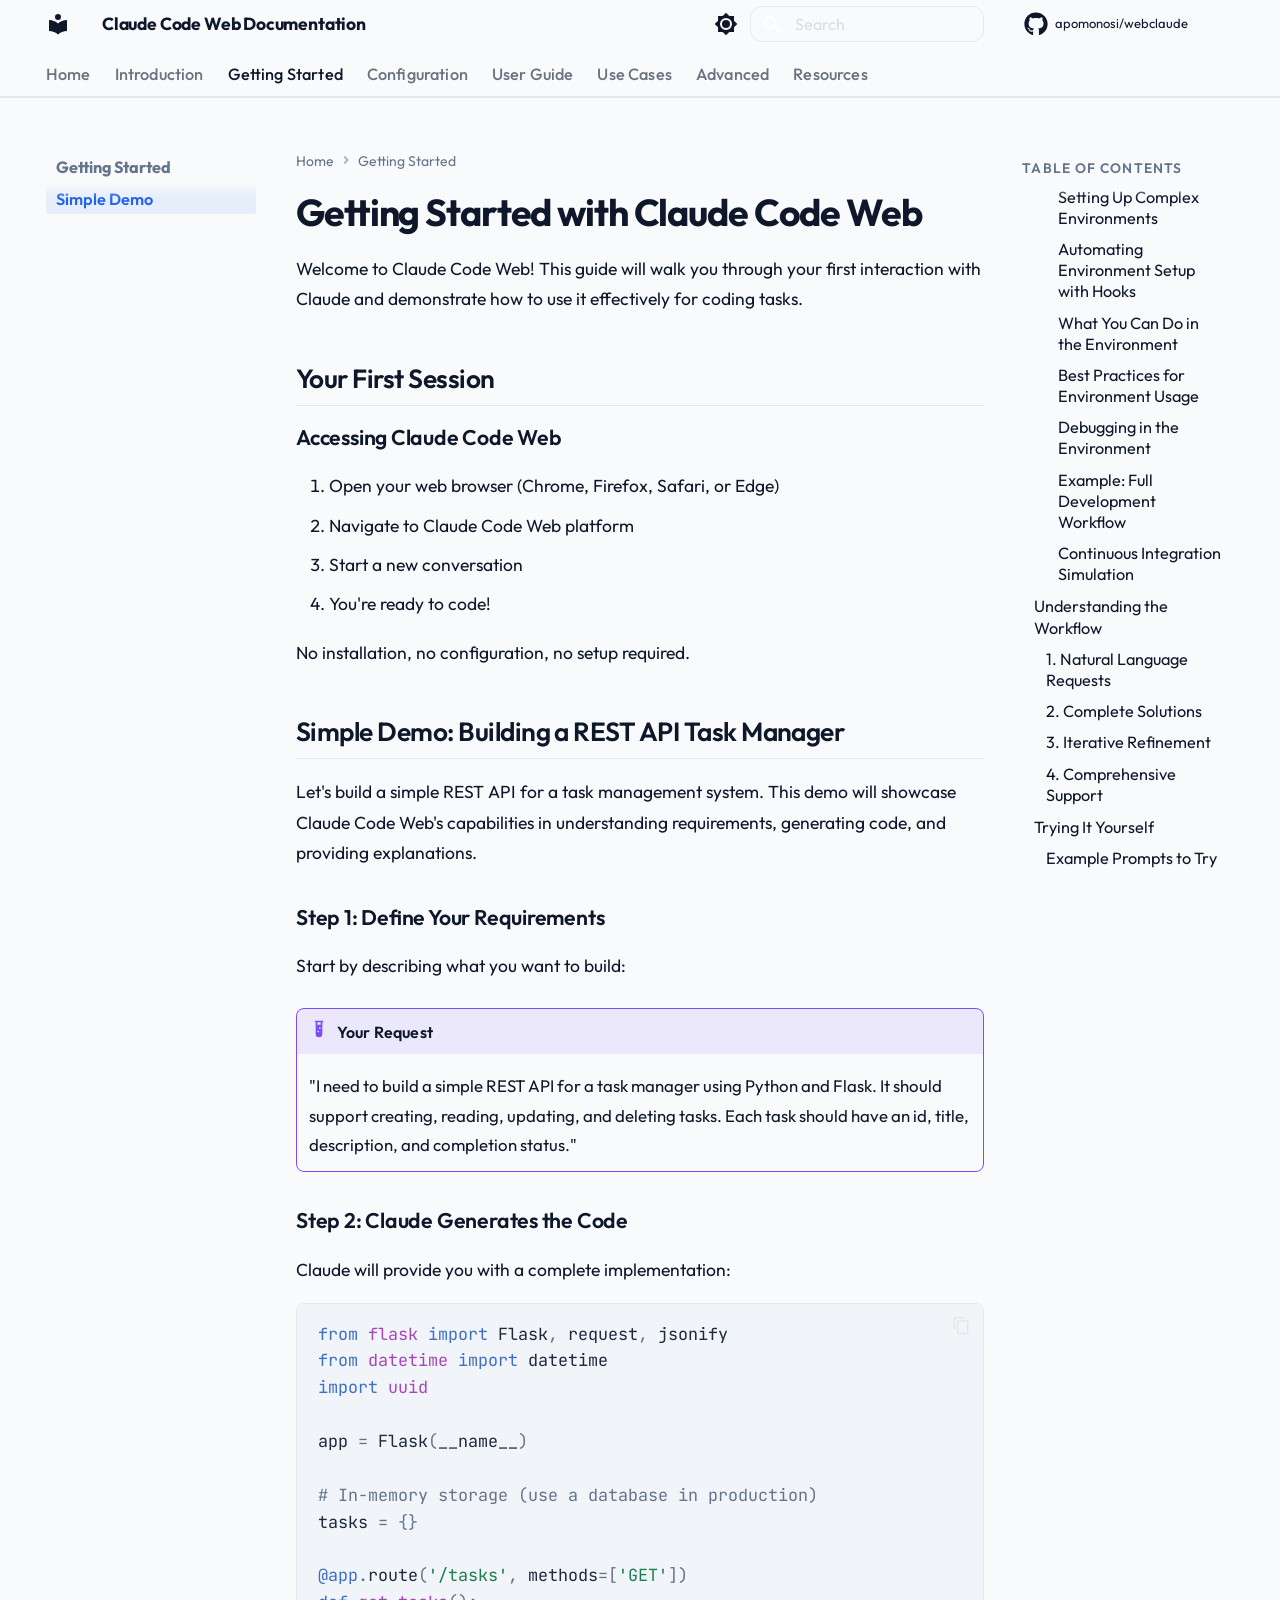
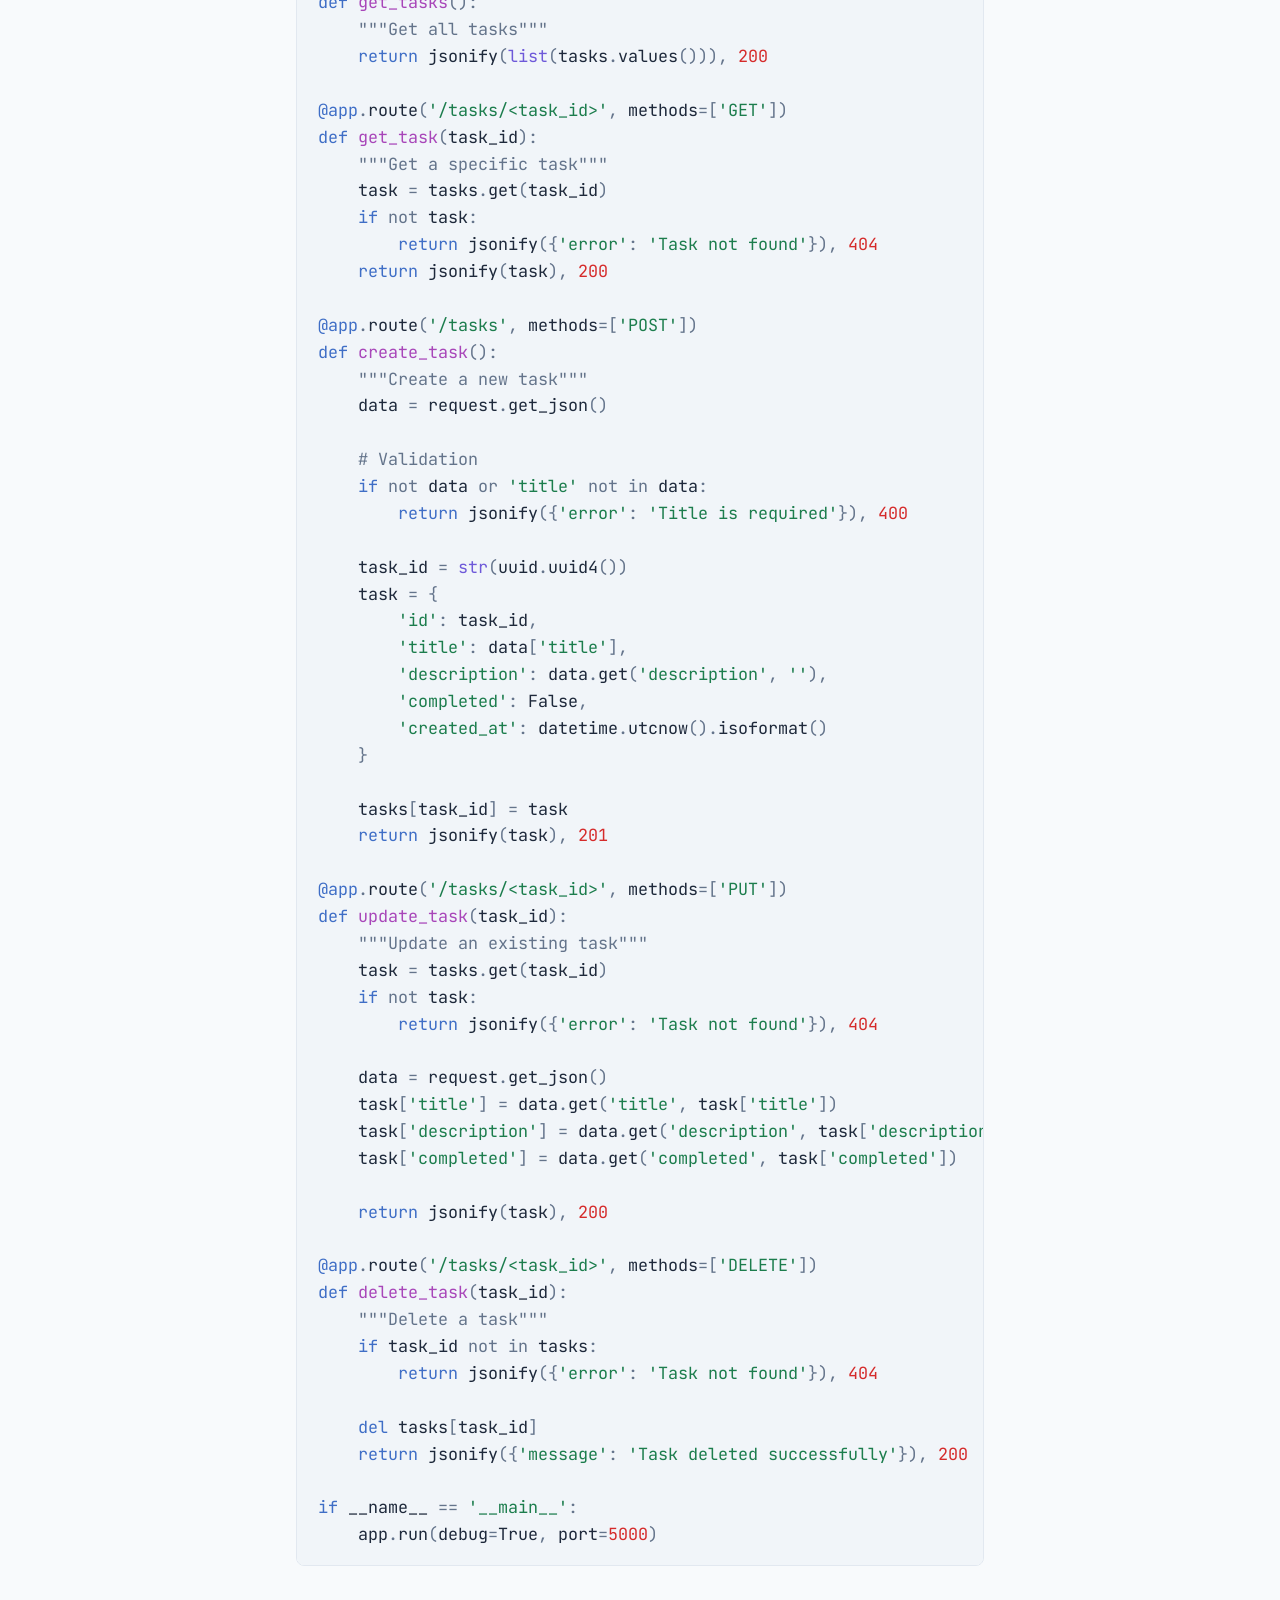
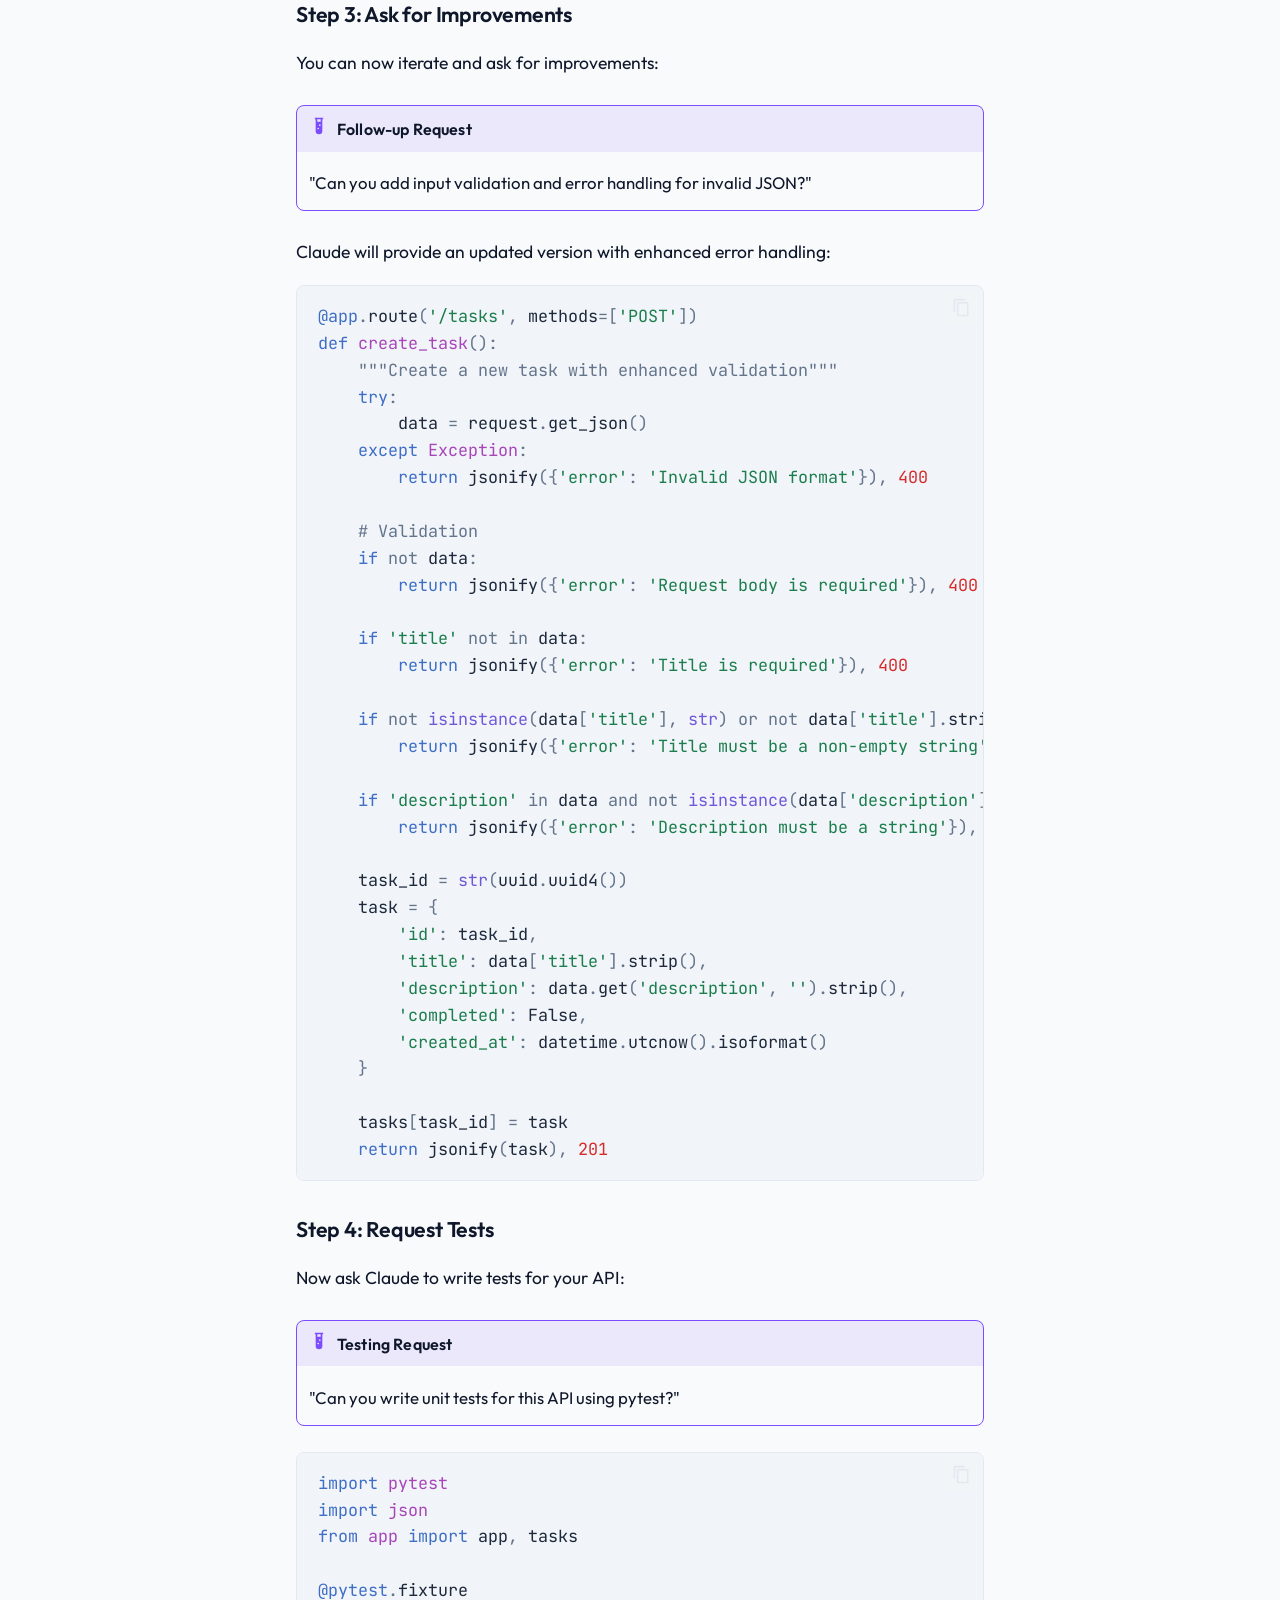
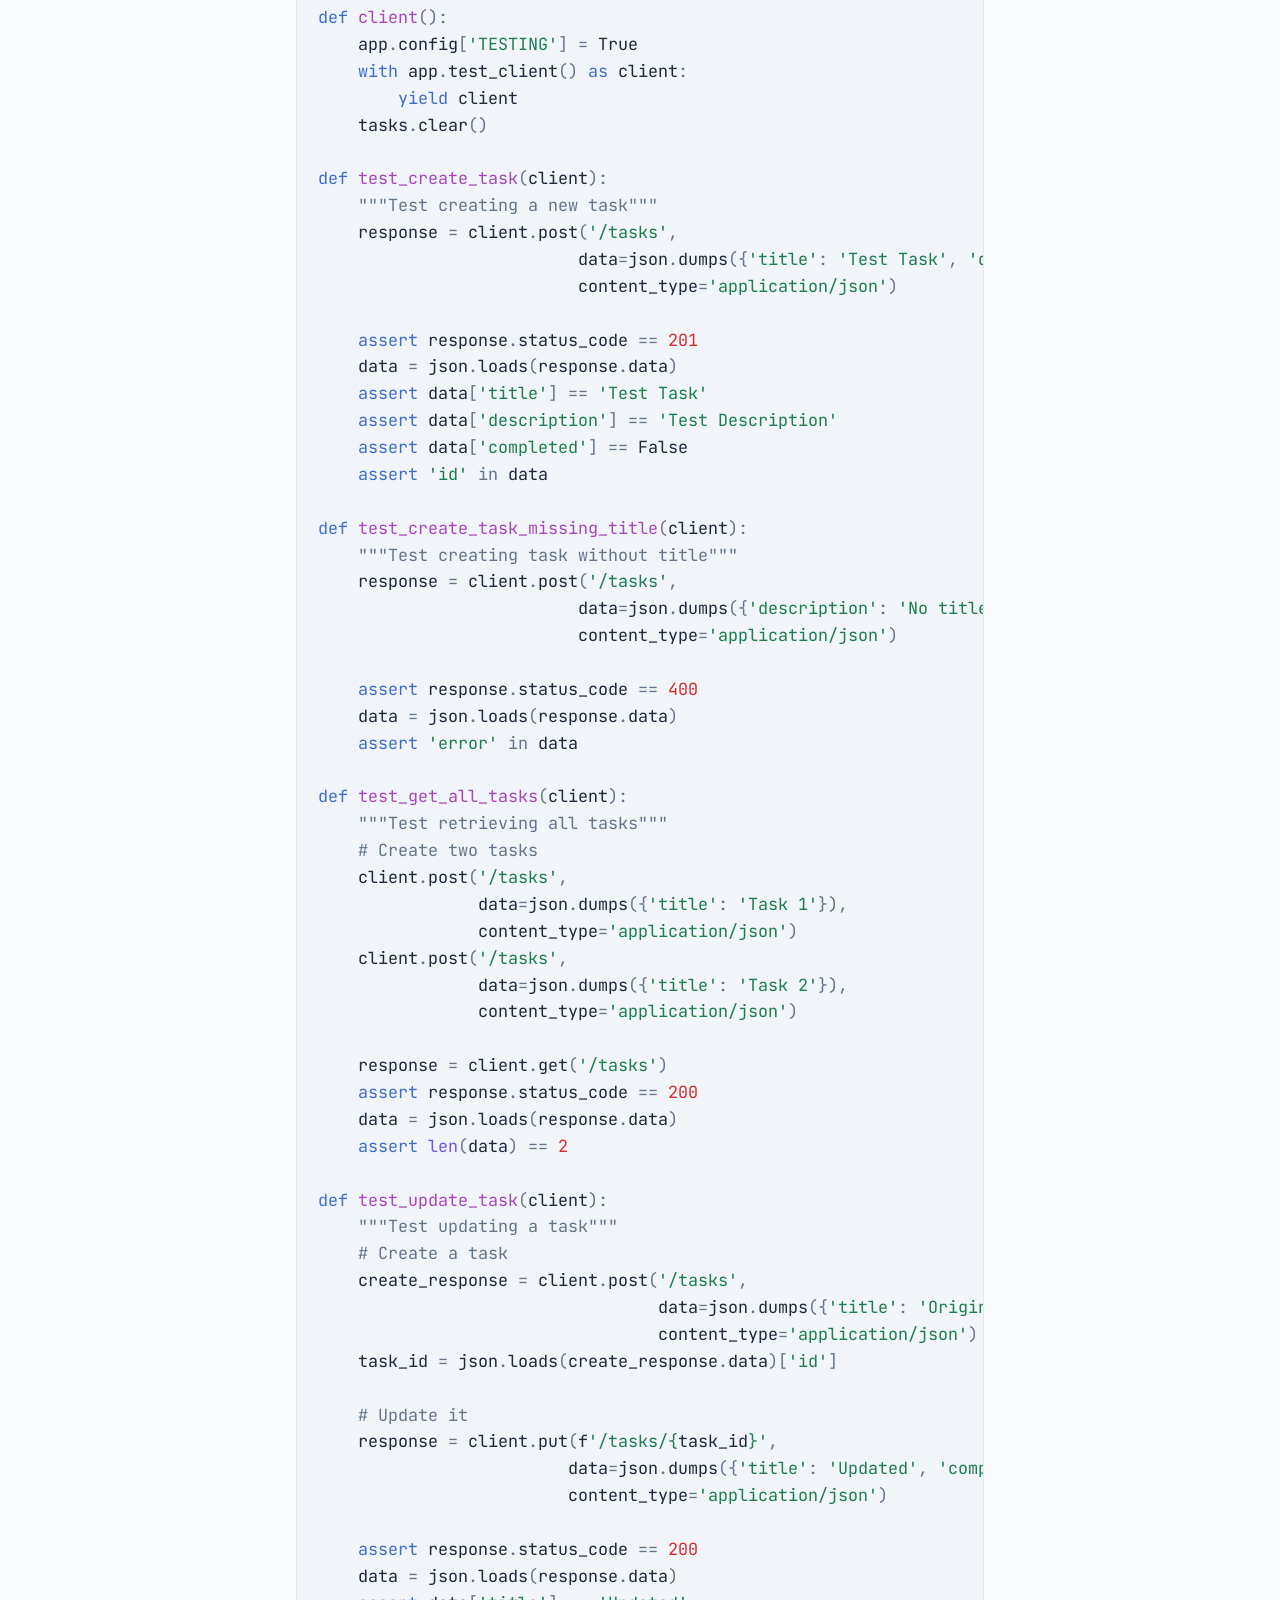
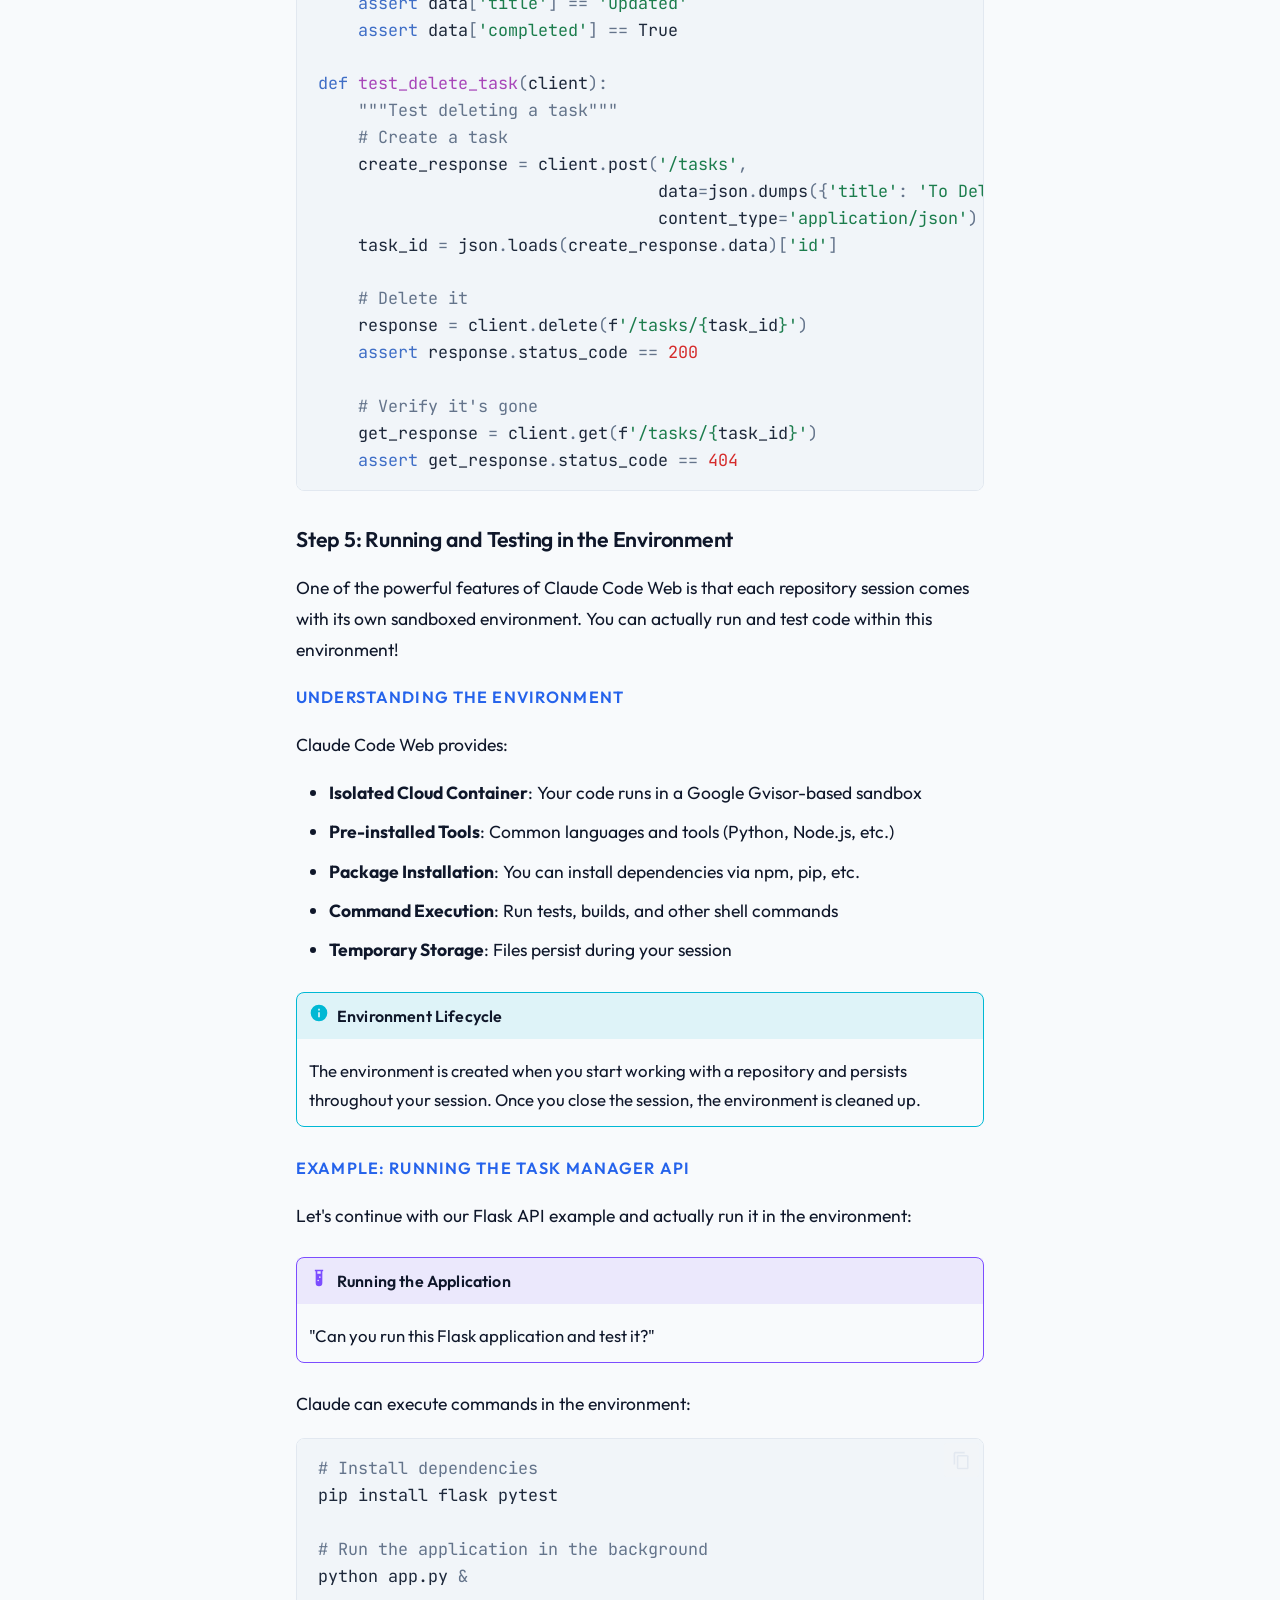
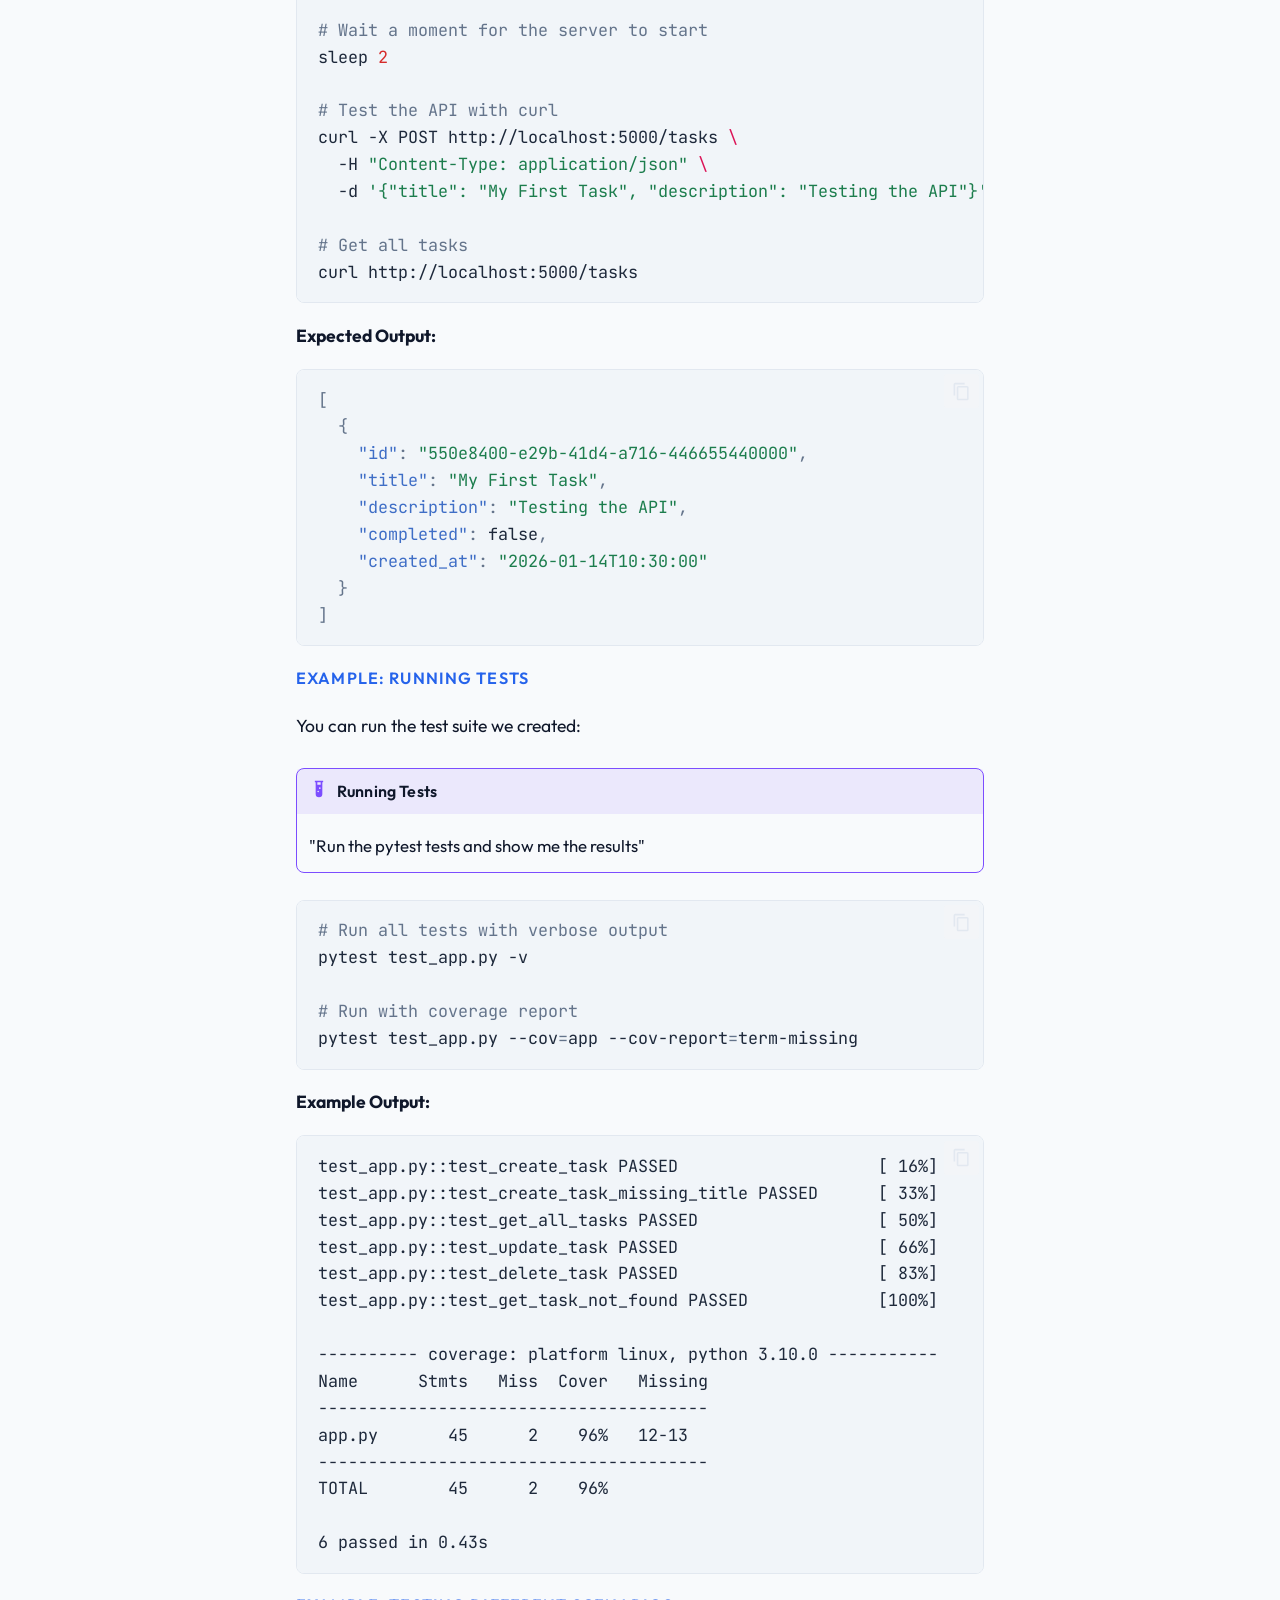
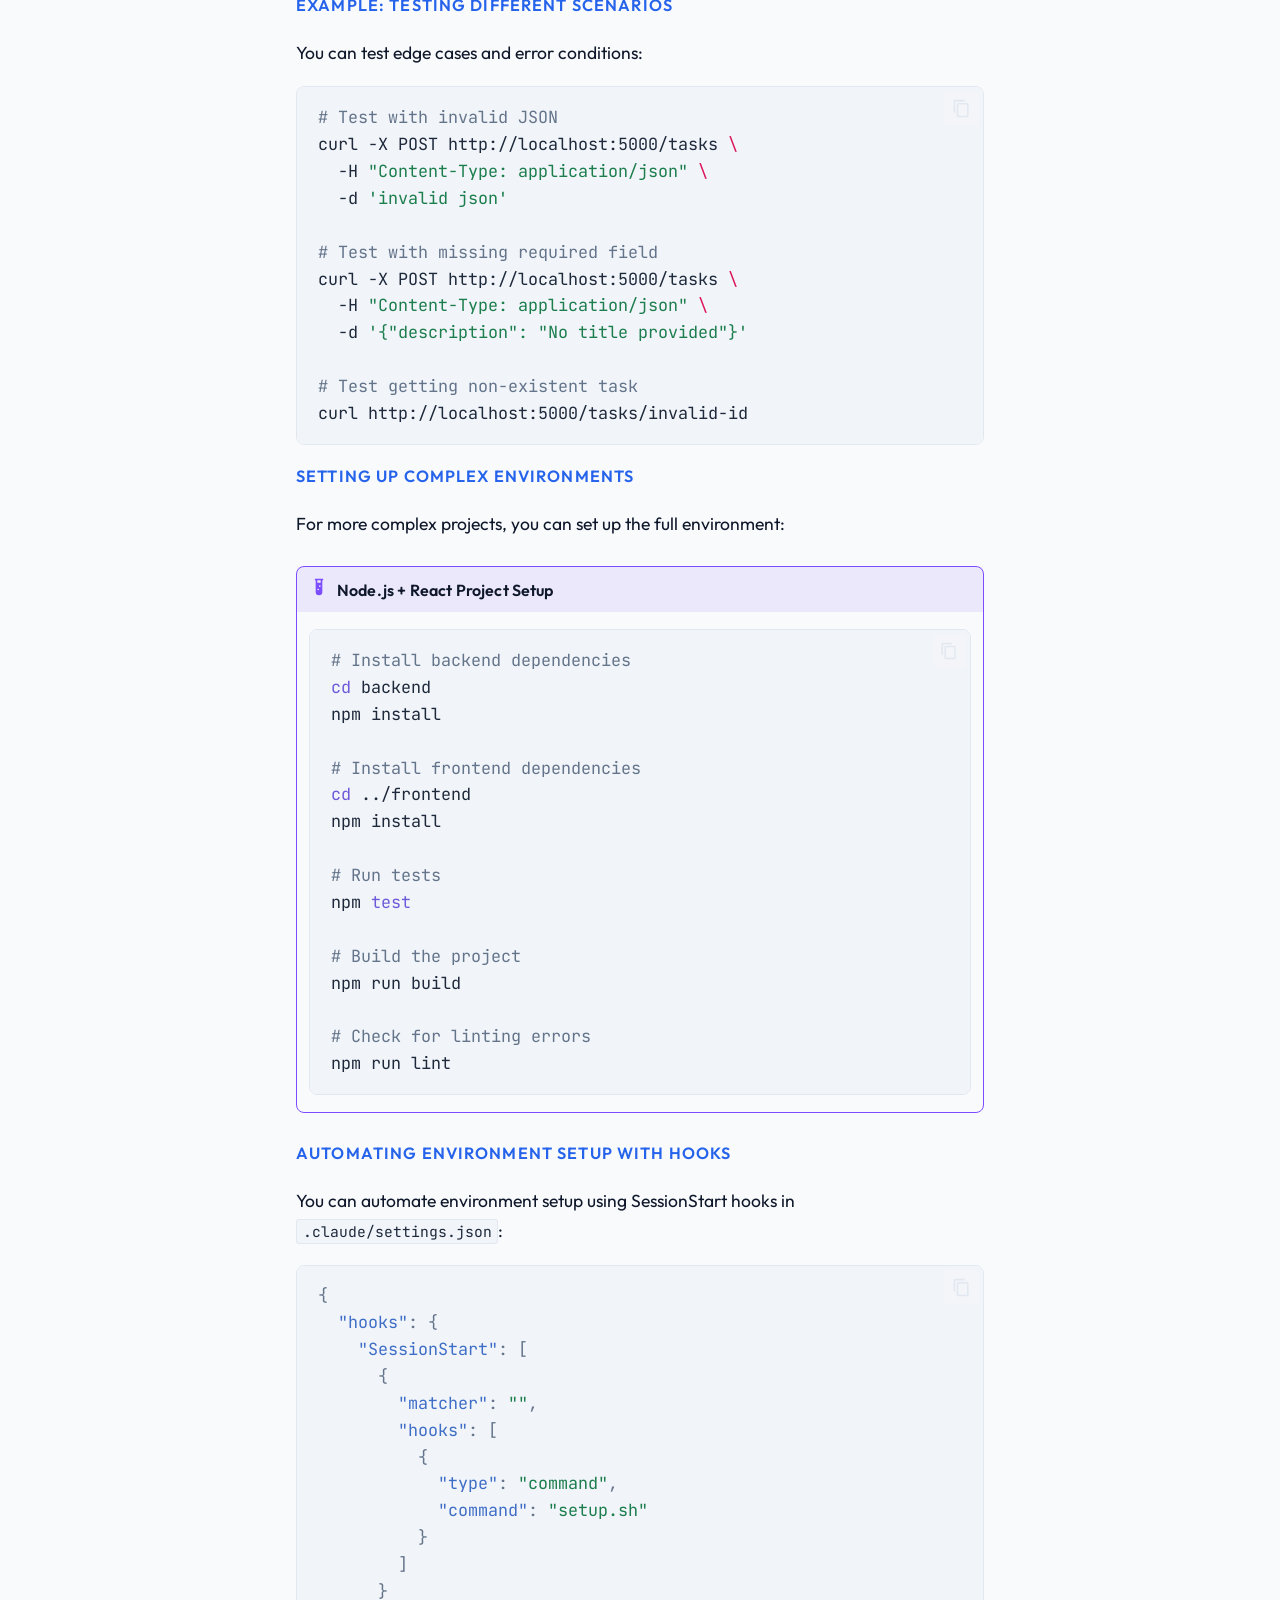
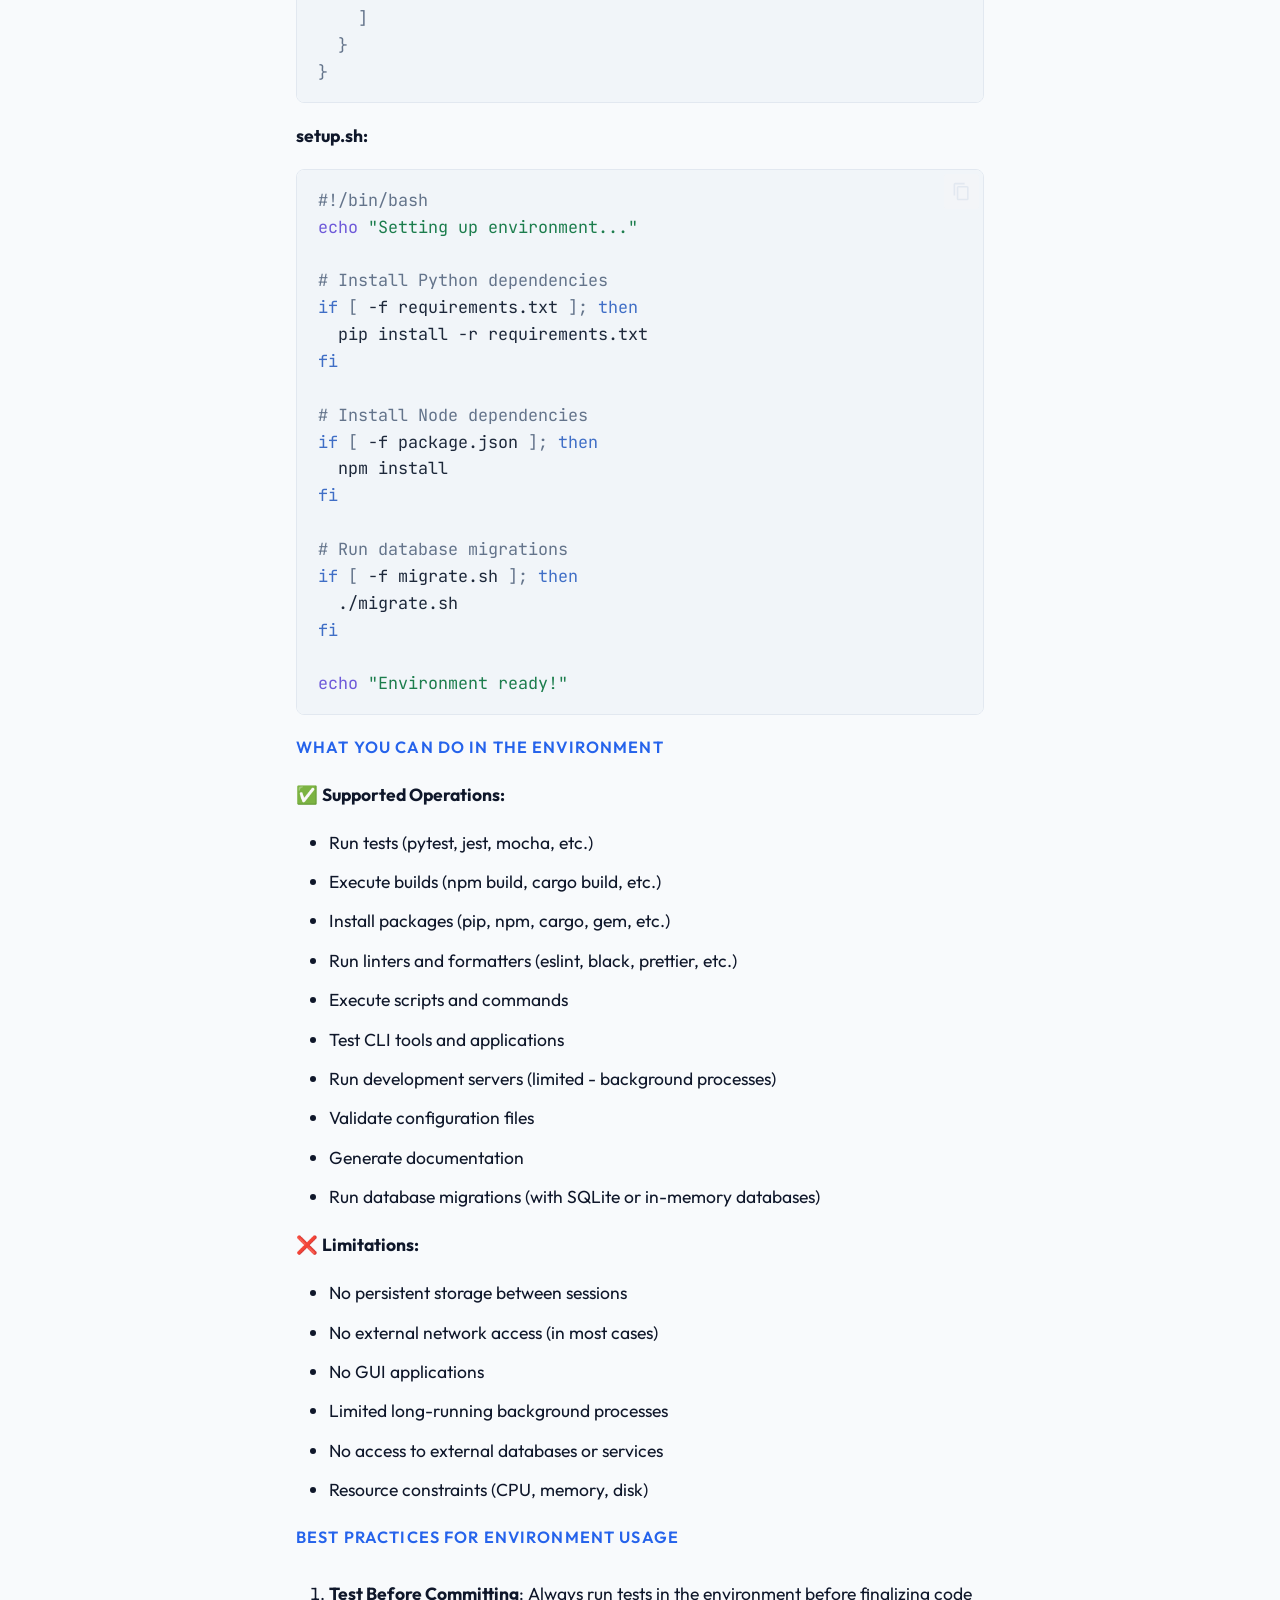
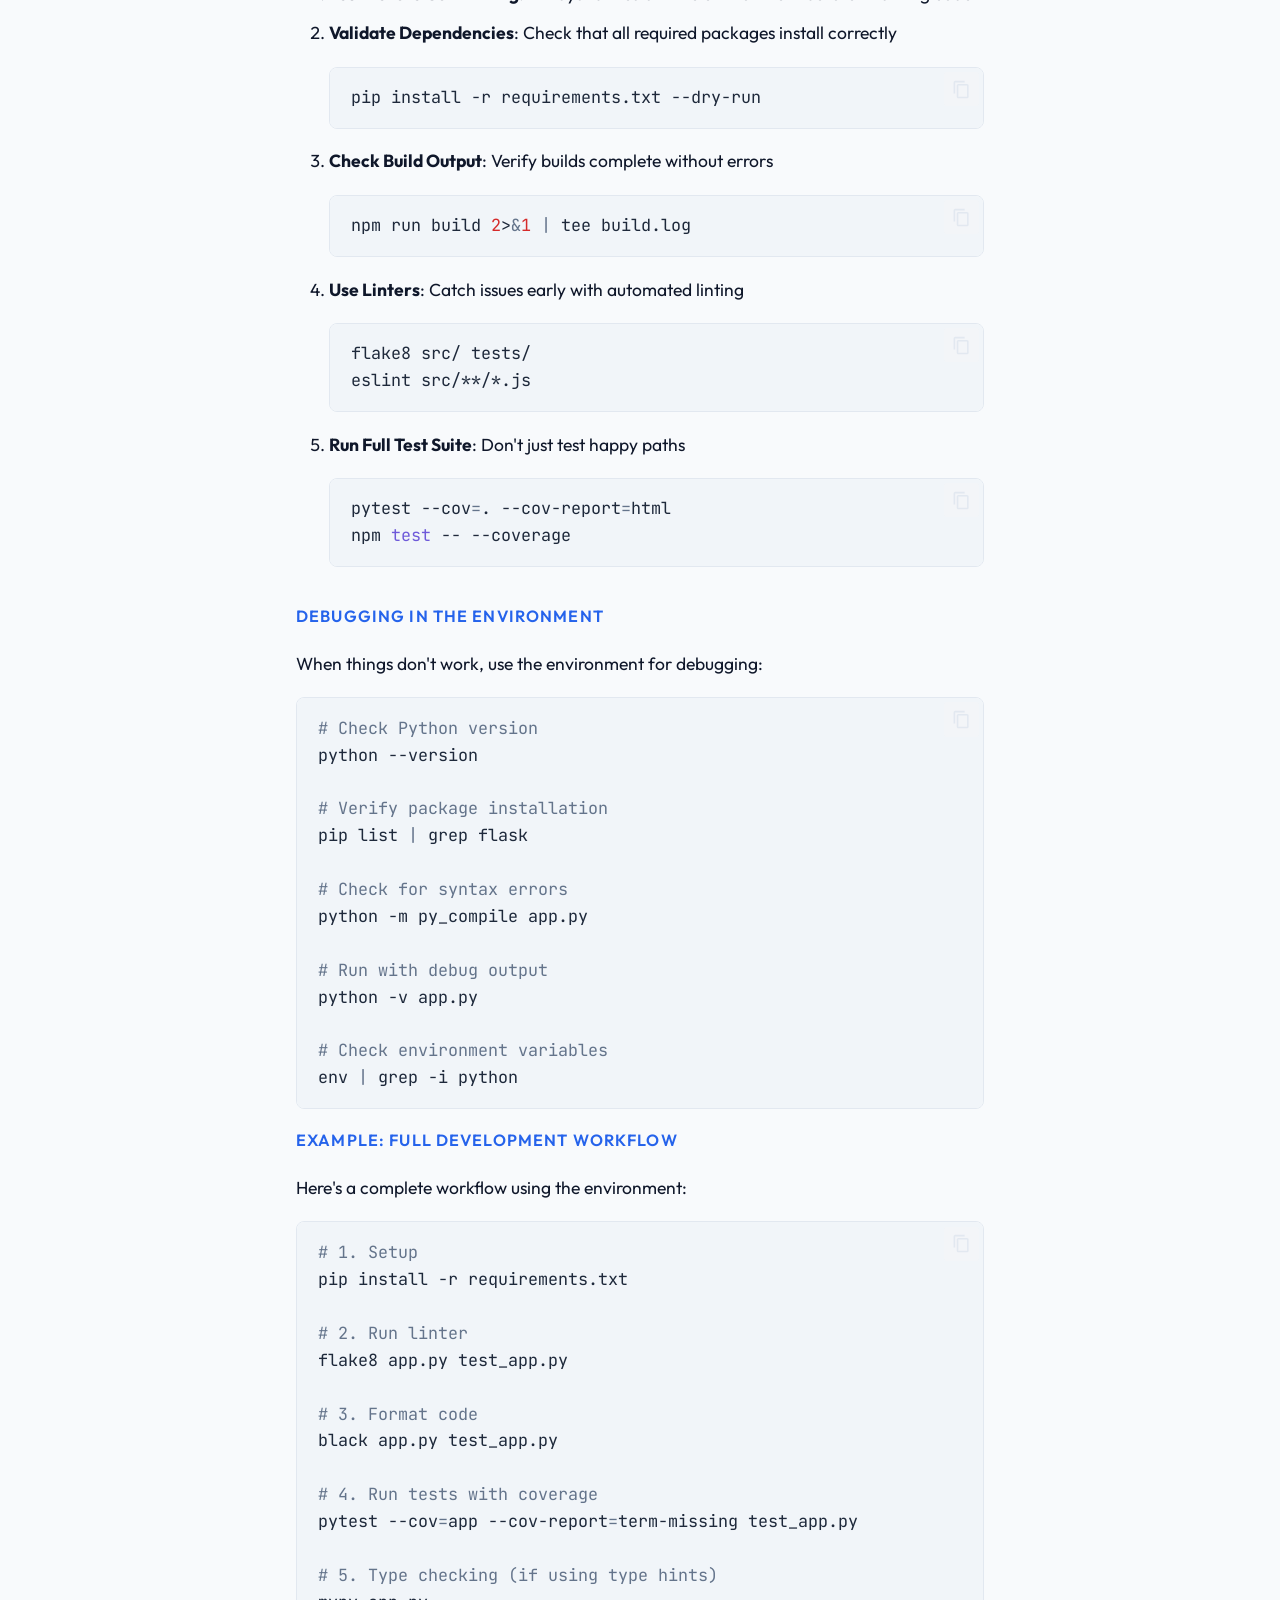
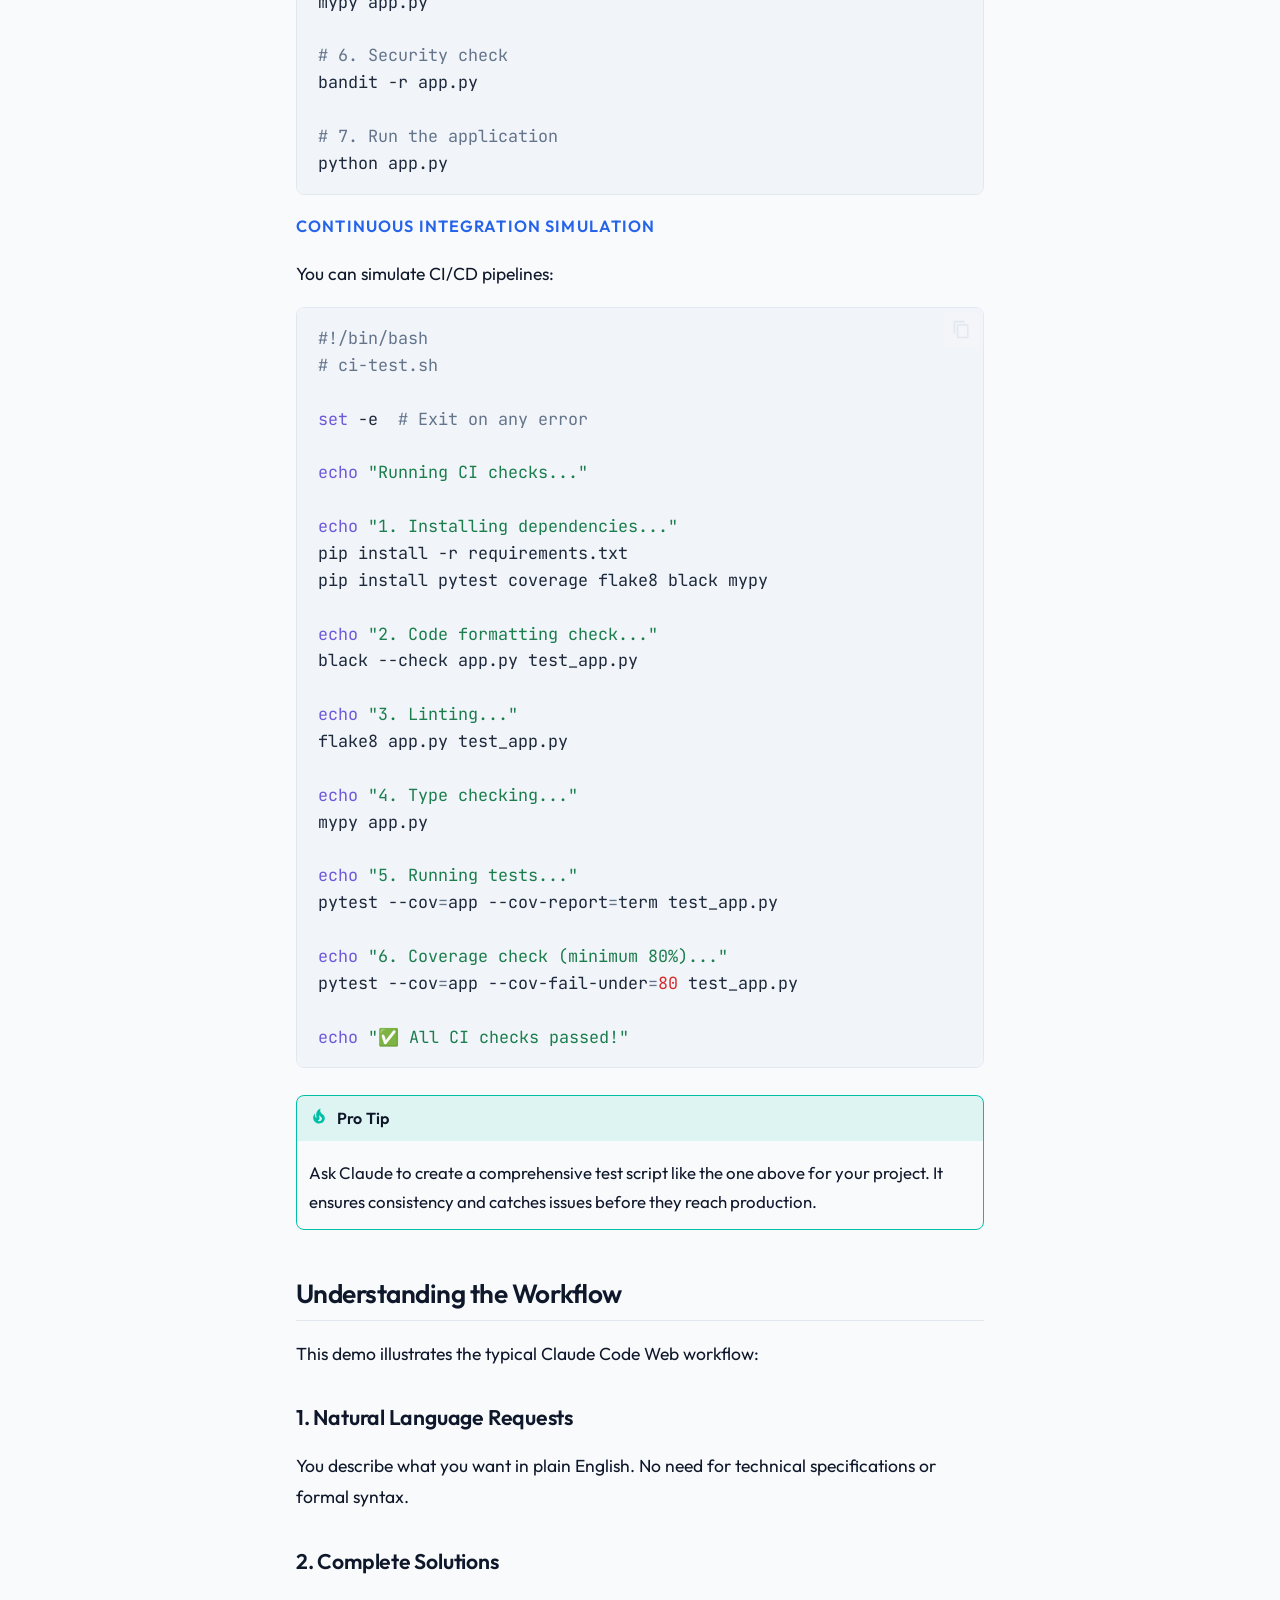
<file: getting-started/index.html>
<!doctype html>
<html lang="en" class="no-js">
  <head>
    
      <meta charset="utf-8">
      <meta name="viewport" content="width=device-width,initial-scale=1">
      
        <meta name="description" content="Comprehensive documentation for Claude Code Web - AI-powered coding assistant">
      
      
        <meta name="author" content="Claude Code Team">
      
      
        <link rel="canonical" href="https://apomonosi.github.io/webclaude/getting-started/">
      
      
        <link rel="prev" href="../introduction/">
      
      
        <link rel="next" href="../configuration/">
      
      
        
      
      
      <link rel="icon" href="../assets/images/favicon.png">
      <meta name="generator" content="mkdocs-1.6.1, mkdocs-material-9.7.6">
    
    
      
        <title>Simple Demo - Claude Code Web Documentation</title>
      
    
    
      <link rel="stylesheet" href="../assets/stylesheets/main.484c7ddc.min.css">
      
        
        <link rel="stylesheet" href="../assets/stylesheets/palette.ab4e12ef.min.css">
      
      


    
    
      
    
    
      
        
        
        <link rel="preconnect" href="https://fonts.gstatic.com" crossorigin>
        <link rel="stylesheet" href="https://fonts.googleapis.com/css?family=Outfit:300,300i,400,400i,700,700i%7CJetBrains+Mono:400,400i,700,700i&display=fallback">
        <style>:root{--md-text-font:"Outfit";--md-code-font:"JetBrains Mono"}</style>
      
    
    
      <link rel="stylesheet" href="../stylesheets/extra.css">
    
    <script>__md_scope=new URL("..",location),__md_hash=e=>[...e].reduce(((e,_)=>(e<<5)-e+_.charCodeAt(0)),0),__md_get=(e,_=localStorage,t=__md_scope)=>JSON.parse(_.getItem(t.pathname+"."+e)),__md_set=(e,_,t=localStorage,a=__md_scope)=>{try{t.setItem(a.pathname+"."+e,JSON.stringify(_))}catch(e){}}</script>
    
      

    
    
  </head>
  
  
    
    
      
    
    
    
    
    <body dir="ltr" data-md-color-scheme="default" data-md-color-primary="blue" data-md-color-accent="blue">
  
    
    <input class="md-toggle" data-md-toggle="drawer" type="checkbox" id="__drawer" autocomplete="off">
    <input class="md-toggle" data-md-toggle="search" type="checkbox" id="__search" autocomplete="off">
    <label class="md-overlay" for="__drawer"></label>
    <div data-md-component="skip">
      
        
        <a href="#getting-started-with-claude-code-web" class="md-skip">
          Skip to content
        </a>
      
    </div>
    <div data-md-component="announce">
      
    </div>
    
    
      

  

<header class="md-header md-header--shadow md-header--lifted" data-md-component="header">
  <nav class="md-header__inner md-grid" aria-label="Header">
    <a href=".." title="Claude Code Web Documentation" class="md-header__button md-logo" aria-label="Claude Code Web Documentation" data-md-component="logo">
      
  
  <svg xmlns="http://www.w3.org/2000/svg" viewBox="0 0 24 24"><path d="M12 8a3 3 0 0 0 3-3 3 3 0 0 0-3-3 3 3 0 0 0-3 3 3 3 0 0 0 3 3m0 3.54C9.64 9.35 6.5 8 3 8v11c3.5 0 6.64 1.35 9 3.54 2.36-2.19 5.5-3.54 9-3.54V8c-3.5 0-6.64 1.35-9 3.54"/></svg>

    </a>
    <label class="md-header__button md-icon" for="__drawer">
      
      <svg xmlns="http://www.w3.org/2000/svg" viewBox="0 0 24 24"><path d="M3 6h18v2H3zm0 5h18v2H3zm0 5h18v2H3z"/></svg>
    </label>
    <div class="md-header__title" data-md-component="header-title">
      <div class="md-header__ellipsis">
        <div class="md-header__topic">
          <span class="md-ellipsis">
            Claude Code Web Documentation
          </span>
        </div>
        <div class="md-header__topic" data-md-component="header-topic">
          <span class="md-ellipsis">
            
              Simple Demo
            
          </span>
        </div>
      </div>
    </div>
    
      
        <form class="md-header__option" data-md-component="palette">
  
    
    
    
    <input class="md-option" data-md-color-media="" data-md-color-scheme="default" data-md-color-primary="blue" data-md-color-accent="blue"  aria-label="Switch to dark mode"  type="radio" name="__palette" id="__palette_0">
    
      <label class="md-header__button md-icon" title="Switch to dark mode" for="__palette_1" hidden>
        <svg xmlns="http://www.w3.org/2000/svg" viewBox="0 0 24 24"><path d="M12 8a4 4 0 0 0-4 4 4 4 0 0 0 4 4 4 4 0 0 0 4-4 4 4 0 0 0-4-4m0 10a6 6 0 0 1-6-6 6 6 0 0 1 6-6 6 6 0 0 1 6 6 6 6 0 0 1-6 6m8-9.31V4h-4.69L12 .69 8.69 4H4v4.69L.69 12 4 15.31V20h4.69L12 23.31 15.31 20H20v-4.69L23.31 12z"/></svg>
      </label>
    
  
    
    
    
    <input class="md-option" data-md-color-media="" data-md-color-scheme="slate" data-md-color-primary="blue" data-md-color-accent="blue"  aria-label="Switch to light mode"  type="radio" name="__palette" id="__palette_1">
    
      <label class="md-header__button md-icon" title="Switch to light mode" for="__palette_0" hidden>
        <svg xmlns="http://www.w3.org/2000/svg" viewBox="0 0 24 24"><path d="M12 18c-.89 0-1.74-.2-2.5-.55C11.56 16.5 13 14.42 13 12s-1.44-4.5-3.5-5.45C10.26 6.2 11.11 6 12 6a6 6 0 0 1 6 6 6 6 0 0 1-6 6m8-9.31V4h-4.69L12 .69 8.69 4H4v4.69L.69 12 4 15.31V20h4.69L12 23.31 15.31 20H20v-4.69L23.31 12z"/></svg>
      </label>
    
  
</form>
      
    
    
      <script>var palette=__md_get("__palette");if(palette&&palette.color){if("(prefers-color-scheme)"===palette.color.media){var media=matchMedia("(prefers-color-scheme: light)"),input=document.querySelector(media.matches?"[data-md-color-media='(prefers-color-scheme: light)']":"[data-md-color-media='(prefers-color-scheme: dark)']");palette.color.media=input.getAttribute("data-md-color-media"),palette.color.scheme=input.getAttribute("data-md-color-scheme"),palette.color.primary=input.getAttribute("data-md-color-primary"),palette.color.accent=input.getAttribute("data-md-color-accent")}for(var[key,value]of Object.entries(palette.color))document.body.setAttribute("data-md-color-"+key,value)}</script>
    
    
    
      
      
        <label class="md-header__button md-icon" for="__search">
          
          <svg xmlns="http://www.w3.org/2000/svg" viewBox="0 0 24 24"><path d="M9.5 3A6.5 6.5 0 0 1 16 9.5c0 1.61-.59 3.09-1.56 4.23l.27.27h.79l5 5-1.5 1.5-5-5v-.79l-.27-.27A6.52 6.52 0 0 1 9.5 16 6.5 6.5 0 0 1 3 9.5 6.5 6.5 0 0 1 9.5 3m0 2C7 5 5 7 5 9.5S7 14 9.5 14 14 12 14 9.5 12 5 9.5 5"/></svg>
        </label>
        <div class="md-search" data-md-component="search" role="dialog">
  <label class="md-search__overlay" for="__search"></label>
  <div class="md-search__inner" role="search">
    <form class="md-search__form" name="search">
      <input type="text" class="md-search__input" name="query" aria-label="Search" placeholder="Search" autocapitalize="off" autocorrect="off" autocomplete="off" spellcheck="false" data-md-component="search-query" required>
      <label class="md-search__icon md-icon" for="__search">
        
        <svg xmlns="http://www.w3.org/2000/svg" viewBox="0 0 24 24"><path d="M9.5 3A6.5 6.5 0 0 1 16 9.5c0 1.61-.59 3.09-1.56 4.23l.27.27h.79l5 5-1.5 1.5-5-5v-.79l-.27-.27A6.52 6.52 0 0 1 9.5 16 6.5 6.5 0 0 1 3 9.5 6.5 6.5 0 0 1 9.5 3m0 2C7 5 5 7 5 9.5S7 14 9.5 14 14 12 14 9.5 12 5 9.5 5"/></svg>
        
        <svg xmlns="http://www.w3.org/2000/svg" viewBox="0 0 24 24"><path d="M20 11v2H8l5.5 5.5-1.42 1.42L4.16 12l7.92-7.92L13.5 5.5 8 11z"/></svg>
      </label>
      <nav class="md-search__options" aria-label="Search">
        
        <button type="reset" class="md-search__icon md-icon" title="Clear" aria-label="Clear" tabindex="-1">
          
          <svg xmlns="http://www.w3.org/2000/svg" viewBox="0 0 24 24"><path d="M19 6.41 17.59 5 12 10.59 6.41 5 5 6.41 10.59 12 5 17.59 6.41 19 12 13.41 17.59 19 19 17.59 13.41 12z"/></svg>
        </button>
      </nav>
      
        <div class="md-search__suggest" data-md-component="search-suggest"></div>
      
    </form>
    <div class="md-search__output">
      <div class="md-search__scrollwrap" tabindex="0" data-md-scrollfix>
        <div class="md-search-result" data-md-component="search-result">
          <div class="md-search-result__meta">
            Initializing search
          </div>
          <ol class="md-search-result__list" role="presentation"></ol>
        </div>
      </div>
    </div>
  </div>
</div>
      
    
    
      <div class="md-header__source">
        <a href="https://github.com/apomonosi/webclaude" title="Go to repository" class="md-source" data-md-component="source">
  <div class="md-source__icon md-icon">
    
    <svg xmlns="http://www.w3.org/2000/svg" viewBox="0 0 512 512"><!--! Font Awesome Free 7.1.0 by @fontawesome - https://fontawesome.com License - https://fontawesome.com/license/free (Icons: CC BY 4.0, Fonts: SIL OFL 1.1, Code: MIT License) Copyright 2025 Fonticons, Inc.--><path d="M173.9 397.4c0 2-2.3 3.6-5.2 3.6-3.3.3-5.6-1.3-5.6-3.6 0-2 2.3-3.6 5.2-3.6 3-.3 5.6 1.3 5.6 3.6m-31.1-4.5c-.7 2 1.3 4.3 4.3 4.9 2.6 1 5.6 0 6.2-2s-1.3-4.3-4.3-5.2c-2.6-.7-5.5.3-6.2 2.3m44.2-1.7c-2.9.7-4.9 2.6-4.6 4.9.3 2 2.9 3.3 5.9 2.6 2.9-.7 4.9-2.6 4.6-4.6-.3-1.9-3-3.2-5.9-2.9M252.8 8C114.1 8 8 113.3 8 252c0 110.9 69.8 205.8 169.5 239.2 12.8 2.3 17.3-5.6 17.3-12.1 0-6.2-.3-40.4-.3-61.4 0 0-70 15-84.7-29.8 0 0-11.4-29.1-27.8-36.6 0 0-22.9-15.7 1.6-15.4 0 0 24.9 2 38.6 25.8 21.9 38.6 58.6 27.5 72.9 20.9 2.3-16 8.8-27.1 16-33.7-55.9-6.2-112.3-14.3-112.3-110.5 0-27.5 7.6-41.3 23.6-58.9-2.6-6.5-11.1-33.3 2.6-67.9 20.9-6.5 69 27 69 27 20-5.6 41.5-8.5 62.8-8.5s42.8 2.9 62.8 8.5c0 0 48.1-33.6 69-27 13.7 34.7 5.2 61.4 2.6 67.9 16 17.7 25.8 31.5 25.8 58.9 0 96.5-58.9 104.2-114.8 110.5 9.2 7.9 17 22.9 17 46.4 0 33.7-.3 75.4-.3 83.6 0 6.5 4.6 14.4 17.3 12.1C436.2 457.8 504 362.9 504 252 504 113.3 391.5 8 252.8 8M105.2 352.9c-1.3 1-1 3.3.7 5.2 1.6 1.6 3.9 2.3 5.2 1 1.3-1 1-3.3-.7-5.2-1.6-1.6-3.9-2.3-5.2-1m-10.8-8.1c-.7 1.3.3 2.9 2.3 3.9 1.6 1 3.6.7 4.3-.7.7-1.3-.3-2.9-2.3-3.9-2-.6-3.6-.3-4.3.7m32.4 35.6c-1.6 1.3-1 4.3 1.3 6.2 2.3 2.3 5.2 2.6 6.5 1 1.3-1.3.7-4.3-1.3-6.2-2.2-2.3-5.2-2.6-6.5-1m-11.4-14.7c-1.6 1-1.6 3.6 0 5.9s4.3 3.3 5.6 2.3c1.6-1.3 1.6-3.9 0-6.2-1.4-2.3-4-3.3-5.6-2"/></svg>
  </div>
  <div class="md-source__repository">
    apomonosi/webclaude
  </div>
</a>
      </div>
    
  </nav>
  
    
      
<nav class="md-tabs" aria-label="Tabs" data-md-component="tabs">
  <div class="md-grid">
    <ul class="md-tabs__list">
      
        
  
  
  
  
    <li class="md-tabs__item">
      <a href=".." class="md-tabs__link">
        
  
  
    
  
  Home

      </a>
    </li>
  

      
        
  
  
  
  
    <li class="md-tabs__item">
      <a href="../introduction/" class="md-tabs__link">
        
  
  
    
  
  Introduction

      </a>
    </li>
  

      
        
  
  
  
    
  
  
    
    
      <li class="md-tabs__item md-tabs__item--active">
        <a href="./" class="md-tabs__link">
          
  
  
  Getting Started

        </a>
      </li>
    
  

      
        
  
  
  
  
    
    
      <li class="md-tabs__item">
        <a href="../configuration/" class="md-tabs__link">
          
  
  
  Configuration

        </a>
      </li>
    
  

      
        
  
  
  
  
    
    
      <li class="md-tabs__item">
        <a href="../effective-usage/" class="md-tabs__link">
          
  
  
  User Guide

        </a>
      </li>
    
  

      
        
  
  
  
  
    
    
      <li class="md-tabs__item">
        <a href="../research-use-cases/" class="md-tabs__link">
          
  
  
  Use Cases

        </a>
      </li>
    
  

      
        
  
  
  
  
    
    
      <li class="md-tabs__item">
        <a href="../advanced-usage/" class="md-tabs__link">
          
  
  
  Advanced

        </a>
      </li>
    
  

      
        
  
  
  
  
    
    
      <li class="md-tabs__item">
        <a href="../resources/" class="md-tabs__link">
          
  
  
  Resources

        </a>
      </li>
    
  

      
    </ul>
  </div>
</nav>
    
  
</header>
    
    <div class="md-container" data-md-component="container">
      
      
        
      
      <main class="md-main" data-md-component="main">
        <div class="md-main__inner md-grid">
          
            
              
              <div class="md-sidebar md-sidebar--primary" data-md-component="sidebar" data-md-type="navigation" >
                <div class="md-sidebar__scrollwrap">
                  <div class="md-sidebar__inner">
                    


  


<nav class="md-nav md-nav--primary md-nav--lifted" aria-label="Navigation" data-md-level="0">
  <label class="md-nav__title" for="__drawer">
    <a href=".." title="Claude Code Web Documentation" class="md-nav__button md-logo" aria-label="Claude Code Web Documentation" data-md-component="logo">
      
  
  <svg xmlns="http://www.w3.org/2000/svg" viewBox="0 0 24 24"><path d="M12 8a3 3 0 0 0 3-3 3 3 0 0 0-3-3 3 3 0 0 0-3 3 3 3 0 0 0 3 3m0 3.54C9.64 9.35 6.5 8 3 8v11c3.5 0 6.64 1.35 9 3.54 2.36-2.19 5.5-3.54 9-3.54V8c-3.5 0-6.64 1.35-9 3.54"/></svg>

    </a>
    Claude Code Web Documentation
  </label>
  
    <div class="md-nav__source">
      <a href="https://github.com/apomonosi/webclaude" title="Go to repository" class="md-source" data-md-component="source">
  <div class="md-source__icon md-icon">
    
    <svg xmlns="http://www.w3.org/2000/svg" viewBox="0 0 512 512"><!--! Font Awesome Free 7.1.0 by @fontawesome - https://fontawesome.com License - https://fontawesome.com/license/free (Icons: CC BY 4.0, Fonts: SIL OFL 1.1, Code: MIT License) Copyright 2025 Fonticons, Inc.--><path d="M173.9 397.4c0 2-2.3 3.6-5.2 3.6-3.3.3-5.6-1.3-5.6-3.6 0-2 2.3-3.6 5.2-3.6 3-.3 5.6 1.3 5.6 3.6m-31.1-4.5c-.7 2 1.3 4.3 4.3 4.9 2.6 1 5.6 0 6.2-2s-1.3-4.3-4.3-5.2c-2.6-.7-5.5.3-6.2 2.3m44.2-1.7c-2.9.7-4.9 2.6-4.6 4.9.3 2 2.9 3.3 5.9 2.6 2.9-.7 4.9-2.6 4.6-4.6-.3-1.9-3-3.2-5.9-2.9M252.8 8C114.1 8 8 113.3 8 252c0 110.9 69.8 205.8 169.5 239.2 12.8 2.3 17.3-5.6 17.3-12.1 0-6.2-.3-40.4-.3-61.4 0 0-70 15-84.7-29.8 0 0-11.4-29.1-27.8-36.6 0 0-22.9-15.7 1.6-15.4 0 0 24.9 2 38.6 25.8 21.9 38.6 58.6 27.5 72.9 20.9 2.3-16 8.8-27.1 16-33.7-55.9-6.2-112.3-14.3-112.3-110.5 0-27.5 7.6-41.3 23.6-58.9-2.6-6.5-11.1-33.3 2.6-67.9 20.9-6.5 69 27 69 27 20-5.6 41.5-8.5 62.8-8.5s42.8 2.9 62.8 8.5c0 0 48.1-33.6 69-27 13.7 34.7 5.2 61.4 2.6 67.9 16 17.7 25.8 31.5 25.8 58.9 0 96.5-58.9 104.2-114.8 110.5 9.2 7.9 17 22.9 17 46.4 0 33.7-.3 75.4-.3 83.6 0 6.5 4.6 14.4 17.3 12.1C436.2 457.8 504 362.9 504 252 504 113.3 391.5 8 252.8 8M105.2 352.9c-1.3 1-1 3.3.7 5.2 1.6 1.6 3.9 2.3 5.2 1 1.3-1 1-3.3-.7-5.2-1.6-1.6-3.9-2.3-5.2-1m-10.8-8.1c-.7 1.3.3 2.9 2.3 3.9 1.6 1 3.6.7 4.3-.7.7-1.3-.3-2.9-2.3-3.9-2-.6-3.6-.3-4.3.7m32.4 35.6c-1.6 1.3-1 4.3 1.3 6.2 2.3 2.3 5.2 2.6 6.5 1 1.3-1.3.7-4.3-1.3-6.2-2.2-2.3-5.2-2.6-6.5-1m-11.4-14.7c-1.6 1-1.6 3.6 0 5.9s4.3 3.3 5.6 2.3c1.6-1.3 1.6-3.9 0-6.2-1.4-2.3-4-3.3-5.6-2"/></svg>
  </div>
  <div class="md-source__repository">
    apomonosi/webclaude
  </div>
</a>
    </div>
  
  <ul class="md-nav__list" data-md-scrollfix>
    
      
      
  
  
  
  
    <li class="md-nav__item">
      <a href=".." class="md-nav__link">
        
  
  
  <span class="md-ellipsis">
    
  
    Home
  

    
  </span>
  
  

      </a>
    </li>
  

    
      
      
  
  
  
  
    <li class="md-nav__item">
      <a href="../introduction/" class="md-nav__link">
        
  
  
  <span class="md-ellipsis">
    
  
    Introduction
  

    
  </span>
  
  

      </a>
    </li>
  

    
      
      
  
  
    
  
  
  
    
    
    
    
      
        
        
      
      
        
      
    
    
    <li class="md-nav__item md-nav__item--active md-nav__item--section md-nav__item--nested">
      
        
        
        <input class="md-nav__toggle md-toggle " type="checkbox" id="__nav_3" checked>
        
          
          <label class="md-nav__link" for="__nav_3" id="__nav_3_label" tabindex="">
            
  
  
  <span class="md-ellipsis">
    
  
    Getting Started
  

    
  </span>
  
  

            <span class="md-nav__icon md-icon"></span>
          </label>
        
        <nav class="md-nav" data-md-level="1" aria-labelledby="__nav_3_label" aria-expanded="true">
          <label class="md-nav__title" for="__nav_3">
            <span class="md-nav__icon md-icon"></span>
            
  
    Getting Started
  

          </label>
          <ul class="md-nav__list" data-md-scrollfix>
            
              
                
  
  
    
  
  
  
    <li class="md-nav__item md-nav__item--active">
      
      <input class="md-nav__toggle md-toggle" type="checkbox" id="__toc">
      
      
        
      
      
        <label class="md-nav__link md-nav__link--active" for="__toc">
          
  
  
  <span class="md-ellipsis">
    
  
    Simple Demo
  

    
  </span>
  
  

          <span class="md-nav__icon md-icon"></span>
        </label>
      
      <a href="./" class="md-nav__link md-nav__link--active">
        
  
  
  <span class="md-ellipsis">
    
  
    Simple Demo
  

    
  </span>
  
  

      </a>
      
        

<nav class="md-nav md-nav--secondary" aria-label="Table of contents">
  
  
  
    
  
  
    <label class="md-nav__title" for="__toc">
      <span class="md-nav__icon md-icon"></span>
      Table of contents
    </label>
    <ul class="md-nav__list" data-md-component="toc" data-md-scrollfix>
      
        <li class="md-nav__item">
  <a href="#your-first-session" class="md-nav__link">
    <span class="md-ellipsis">
      
        Your First Session
      
    </span>
  </a>
  
    <nav class="md-nav" aria-label="Your First Session">
      <ul class="md-nav__list">
        
          <li class="md-nav__item">
  <a href="#accessing-claude-code-web" class="md-nav__link">
    <span class="md-ellipsis">
      
        Accessing Claude Code Web
      
    </span>
  </a>
  
</li>
        
      </ul>
    </nav>
  
</li>
      
        <li class="md-nav__item">
  <a href="#simple-demo-building-a-rest-api-task-manager" class="md-nav__link">
    <span class="md-ellipsis">
      
        Simple Demo: Building a REST API Task Manager
      
    </span>
  </a>
  
    <nav class="md-nav" aria-label="Simple Demo: Building a REST API Task Manager">
      <ul class="md-nav__list">
        
          <li class="md-nav__item">
  <a href="#step-1-define-your-requirements" class="md-nav__link">
    <span class="md-ellipsis">
      
        Step 1: Define Your Requirements
      
    </span>
  </a>
  
</li>
        
          <li class="md-nav__item">
  <a href="#step-2-claude-generates-the-code" class="md-nav__link">
    <span class="md-ellipsis">
      
        Step 2: Claude Generates the Code
      
    </span>
  </a>
  
</li>
        
          <li class="md-nav__item">
  <a href="#step-3-ask-for-improvements" class="md-nav__link">
    <span class="md-ellipsis">
      
        Step 3: Ask for Improvements
      
    </span>
  </a>
  
</li>
        
          <li class="md-nav__item">
  <a href="#step-4-request-tests" class="md-nav__link">
    <span class="md-ellipsis">
      
        Step 4: Request Tests
      
    </span>
  </a>
  
</li>
        
          <li class="md-nav__item">
  <a href="#step-5-running-and-testing-in-the-environment" class="md-nav__link">
    <span class="md-ellipsis">
      
        Step 5: Running and Testing in the Environment
      
    </span>
  </a>
  
    <nav class="md-nav" aria-label="Step 5: Running and Testing in the Environment">
      <ul class="md-nav__list">
        
          <li class="md-nav__item">
  <a href="#understanding-the-environment" class="md-nav__link">
    <span class="md-ellipsis">
      
        Understanding the Environment
      
    </span>
  </a>
  
</li>
        
          <li class="md-nav__item">
  <a href="#example-running-the-task-manager-api" class="md-nav__link">
    <span class="md-ellipsis">
      
        Example: Running the Task Manager API
      
    </span>
  </a>
  
</li>
        
          <li class="md-nav__item">
  <a href="#example-running-tests" class="md-nav__link">
    <span class="md-ellipsis">
      
        Example: Running Tests
      
    </span>
  </a>
  
</li>
        
          <li class="md-nav__item">
  <a href="#example-testing-different-scenarios" class="md-nav__link">
    <span class="md-ellipsis">
      
        Example: Testing Different Scenarios
      
    </span>
  </a>
  
</li>
        
          <li class="md-nav__item">
  <a href="#setting-up-complex-environments" class="md-nav__link">
    <span class="md-ellipsis">
      
        Setting Up Complex Environments
      
    </span>
  </a>
  
</li>
        
          <li class="md-nav__item">
  <a href="#automating-environment-setup-with-hooks" class="md-nav__link">
    <span class="md-ellipsis">
      
        Automating Environment Setup with Hooks
      
    </span>
  </a>
  
</li>
        
          <li class="md-nav__item">
  <a href="#what-you-can-do-in-the-environment" class="md-nav__link">
    <span class="md-ellipsis">
      
        What You Can Do in the Environment
      
    </span>
  </a>
  
</li>
        
          <li class="md-nav__item">
  <a href="#best-practices-for-environment-usage" class="md-nav__link">
    <span class="md-ellipsis">
      
        Best Practices for Environment Usage
      
    </span>
  </a>
  
</li>
        
          <li class="md-nav__item">
  <a href="#debugging-in-the-environment" class="md-nav__link">
    <span class="md-ellipsis">
      
        Debugging in the Environment
      
    </span>
  </a>
  
</li>
        
          <li class="md-nav__item">
  <a href="#example-full-development-workflow" class="md-nav__link">
    <span class="md-ellipsis">
      
        Example: Full Development Workflow
      
    </span>
  </a>
  
</li>
        
          <li class="md-nav__item">
  <a href="#continuous-integration-simulation" class="md-nav__link">
    <span class="md-ellipsis">
      
        Continuous Integration Simulation
      
    </span>
  </a>
  
</li>
        
      </ul>
    </nav>
  
</li>
        
      </ul>
    </nav>
  
</li>
      
        <li class="md-nav__item">
  <a href="#understanding-the-workflow" class="md-nav__link">
    <span class="md-ellipsis">
      
        Understanding the Workflow
      
    </span>
  </a>
  
    <nav class="md-nav" aria-label="Understanding the Workflow">
      <ul class="md-nav__list">
        
          <li class="md-nav__item">
  <a href="#1-natural-language-requests" class="md-nav__link">
    <span class="md-ellipsis">
      
        1. Natural Language Requests
      
    </span>
  </a>
  
</li>
        
          <li class="md-nav__item">
  <a href="#2-complete-solutions" class="md-nav__link">
    <span class="md-ellipsis">
      
        2. Complete Solutions
      
    </span>
  </a>
  
</li>
        
          <li class="md-nav__item">
  <a href="#3-iterative-refinement" class="md-nav__link">
    <span class="md-ellipsis">
      
        3. Iterative Refinement
      
    </span>
  </a>
  
</li>
        
          <li class="md-nav__item">
  <a href="#4-comprehensive-support" class="md-nav__link">
    <span class="md-ellipsis">
      
        4. Comprehensive Support
      
    </span>
  </a>
  
</li>
        
      </ul>
    </nav>
  
</li>
      
        <li class="md-nav__item">
  <a href="#trying-it-yourself" class="md-nav__link">
    <span class="md-ellipsis">
      
        Trying It Yourself
      
    </span>
  </a>
  
    <nav class="md-nav" aria-label="Trying It Yourself">
      <ul class="md-nav__list">
        
          <li class="md-nav__item">
  <a href="#example-prompts-to-try" class="md-nav__link">
    <span class="md-ellipsis">
      
        Example Prompts to Try
      
    </span>
  </a>
  
</li>
        
      </ul>
    </nav>
  
</li>
      
        <li class="md-nav__item">
  <a href="#best-practices-for-first-time-users" class="md-nav__link">
    <span class="md-ellipsis">
      
        Best Practices for First-Time Users
      
    </span>
  </a>
  
    <nav class="md-nav" aria-label="Best Practices for First-Time Users">
      <ul class="md-nav__list">
        
          <li class="md-nav__item">
  <a href="#be-specific" class="md-nav__link">
    <span class="md-ellipsis">
      
        Be Specific
      
    </span>
  </a>
  
</li>
        
          <li class="md-nav__item">
  <a href="#provide-context" class="md-nav__link">
    <span class="md-ellipsis">
      
        Provide Context
      
    </span>
  </a>
  
</li>
        
          <li class="md-nav__item">
  <a href="#iterate-gradually" class="md-nav__link">
    <span class="md-ellipsis">
      
        Iterate Gradually
      
    </span>
  </a>
  
</li>
        
          <li class="md-nav__item">
  <a href="#ask-questions" class="md-nav__link">
    <span class="md-ellipsis">
      
        Ask Questions
      
    </span>
  </a>
  
</li>
        
      </ul>
    </nav>
  
</li>
      
        <li class="md-nav__item">
  <a href="#common-first-timer-mistakes-to-avoid" class="md-nav__link">
    <span class="md-ellipsis">
      
        Common First-Timer Mistakes to Avoid
      
    </span>
  </a>
  
</li>
      
        <li class="md-nav__item">
  <a href="#quick-reference-commands" class="md-nav__link">
    <span class="md-ellipsis">
      
        Quick Reference Commands
      
    </span>
  </a>
  
</li>
      
        <li class="md-nav__item">
  <a href="#next-steps" class="md-nav__link">
    <span class="md-ellipsis">
      
        Next Steps
      
    </span>
  </a>
  
</li>
      
    </ul>
  
</nav>
      
    </li>
  

              
            
          </ul>
        </nav>
      
    </li>
  

    
      
      
  
  
  
  
    
    
    
    
      
      
        
      
    
    
    <li class="md-nav__item md-nav__item--nested">
      
        
        
          
        
        <input class="md-nav__toggle md-toggle md-toggle--indeterminate" type="checkbox" id="__nav_4" >
        
          
          <label class="md-nav__link" for="__nav_4" id="__nav_4_label" tabindex="0">
            
  
  
  <span class="md-ellipsis">
    
  
    Configuration
  

    
  </span>
  
  

            <span class="md-nav__icon md-icon"></span>
          </label>
        
        <nav class="md-nav" data-md-level="1" aria-labelledby="__nav_4_label" aria-expanded="false">
          <label class="md-nav__title" for="__nav_4">
            <span class="md-nav__icon md-icon"></span>
            
  
    Configuration
  

          </label>
          <ul class="md-nav__list" data-md-scrollfix>
            
              
                
  
  
  
  
    <li class="md-nav__item">
      <a href="../configuration/" class="md-nav__link">
        
  
  
  <span class="md-ellipsis">
    
  
    Configuration Files
  

    
  </span>
  
  

      </a>
    </li>
  

              
            
          </ul>
        </nav>
      
    </li>
  

    
      
      
  
  
  
  
    
    
    
    
      
      
        
      
    
    
    <li class="md-nav__item md-nav__item--nested">
      
        
        
          
        
        <input class="md-nav__toggle md-toggle md-toggle--indeterminate" type="checkbox" id="__nav_5" >
        
          
          <label class="md-nav__link" for="__nav_5" id="__nav_5_label" tabindex="0">
            
  
  
  <span class="md-ellipsis">
    
  
    User Guide
  

    
  </span>
  
  

            <span class="md-nav__icon md-icon"></span>
          </label>
        
        <nav class="md-nav" data-md-level="1" aria-labelledby="__nav_5_label" aria-expanded="false">
          <label class="md-nav__title" for="__nav_5">
            <span class="md-nav__icon md-icon"></span>
            
  
    User Guide
  

          </label>
          <ul class="md-nav__list" data-md-scrollfix>
            
              
                
  
  
  
  
    <li class="md-nav__item">
      <a href="../effective-usage/" class="md-nav__link">
        
  
  
  <span class="md-ellipsis">
    
  
    Effective Usage
  

    
  </span>
  
  

      </a>
    </li>
  

              
            
              
                
  
  
  
  
    <li class="md-nav__item">
      <a href="../best-practices/" class="md-nav__link">
        
  
  
  <span class="md-ellipsis">
    
  
    Best Practices
  

    
  </span>
  
  

      </a>
    </li>
  

              
            
          </ul>
        </nav>
      
    </li>
  

    
      
      
  
  
  
  
    
    
    
    
      
      
        
      
    
    
    <li class="md-nav__item md-nav__item--nested">
      
        
        
          
        
        <input class="md-nav__toggle md-toggle md-toggle--indeterminate" type="checkbox" id="__nav_6" >
        
          
          <label class="md-nav__link" for="__nav_6" id="__nav_6_label" tabindex="0">
            
  
  
  <span class="md-ellipsis">
    
  
    Use Cases
  

    
  </span>
  
  

            <span class="md-nav__icon md-icon"></span>
          </label>
        
        <nav class="md-nav" data-md-level="1" aria-labelledby="__nav_6_label" aria-expanded="false">
          <label class="md-nav__title" for="__nav_6">
            <span class="md-nav__icon md-icon"></span>
            
  
    Use Cases
  

          </label>
          <ul class="md-nav__list" data-md-scrollfix>
            
              
                
  
  
  
  
    <li class="md-nav__item">
      <a href="../research-use-cases/" class="md-nav__link">
        
  
  
  <span class="md-ellipsis">
    
  
    Research Applications
  

    
  </span>
  
  

      </a>
    </li>
  

              
            
              
                
  
  
  
  
    <li class="md-nav__item">
      <a href="../non-code-examples/" class="md-nav__link">
        
  
  
  <span class="md-ellipsis">
    
  
    Non-Code Examples
  

    
  </span>
  
  

      </a>
    </li>
  

              
            
          </ul>
        </nav>
      
    </li>
  

    
      
      
  
  
  
  
    
    
    
    
      
      
        
      
    
    
    <li class="md-nav__item md-nav__item--nested">
      
        
        
          
        
        <input class="md-nav__toggle md-toggle md-toggle--indeterminate" type="checkbox" id="__nav_7" >
        
          
          <label class="md-nav__link" for="__nav_7" id="__nav_7_label" tabindex="0">
            
  
  
  <span class="md-ellipsis">
    
  
    Advanced
  

    
  </span>
  
  

            <span class="md-nav__icon md-icon"></span>
          </label>
        
        <nav class="md-nav" data-md-level="1" aria-labelledby="__nav_7_label" aria-expanded="false">
          <label class="md-nav__title" for="__nav_7">
            <span class="md-nav__icon md-icon"></span>
            
  
    Advanced
  

          </label>
          <ul class="md-nav__list" data-md-scrollfix>
            
              
                
  
  
  
  
    <li class="md-nav__item">
      <a href="../advanced-usage/" class="md-nav__link">
        
  
  
  <span class="md-ellipsis">
    
  
    Advanced Usage
  

    
  </span>
  
  

      </a>
    </li>
  

              
            
          </ul>
        </nav>
      
    </li>
  

    
      
      
  
  
  
  
    
    
    
    
      
      
        
      
    
    
    <li class="md-nav__item md-nav__item--nested">
      
        
        
          
        
        <input class="md-nav__toggle md-toggle md-toggle--indeterminate" type="checkbox" id="__nav_8" >
        
          
          <label class="md-nav__link" for="__nav_8" id="__nav_8_label" tabindex="0">
            
  
  
  <span class="md-ellipsis">
    
  
    Resources
  

    
  </span>
  
  

            <span class="md-nav__icon md-icon"></span>
          </label>
        
        <nav class="md-nav" data-md-level="1" aria-labelledby="__nav_8_label" aria-expanded="false">
          <label class="md-nav__title" for="__nav_8">
            <span class="md-nav__icon md-icon"></span>
            
  
    Resources
  

          </label>
          <ul class="md-nav__list" data-md-scrollfix>
            
              
                
  
  
  
  
    <li class="md-nav__item">
      <a href="../resources/" class="md-nav__link">
        
  
  
  <span class="md-ellipsis">
    
  
    External Links
  

    
  </span>
  
  

      </a>
    </li>
  

              
            
          </ul>
        </nav>
      
    </li>
  

    
  </ul>
</nav>
                  </div>
                </div>
              </div>
            
            
              
              <div class="md-sidebar md-sidebar--secondary" data-md-component="sidebar" data-md-type="toc" >
                <div class="md-sidebar__scrollwrap">
                  <div class="md-sidebar__inner">
                    

<nav class="md-nav md-nav--secondary" aria-label="Table of contents">
  
  
  
    
  
  
    <label class="md-nav__title" for="__toc">
      <span class="md-nav__icon md-icon"></span>
      Table of contents
    </label>
    <ul class="md-nav__list" data-md-component="toc" data-md-scrollfix>
      
        <li class="md-nav__item">
  <a href="#your-first-session" class="md-nav__link">
    <span class="md-ellipsis">
      
        Your First Session
      
    </span>
  </a>
  
    <nav class="md-nav" aria-label="Your First Session">
      <ul class="md-nav__list">
        
          <li class="md-nav__item">
  <a href="#accessing-claude-code-web" class="md-nav__link">
    <span class="md-ellipsis">
      
        Accessing Claude Code Web
      
    </span>
  </a>
  
</li>
        
      </ul>
    </nav>
  
</li>
      
        <li class="md-nav__item">
  <a href="#simple-demo-building-a-rest-api-task-manager" class="md-nav__link">
    <span class="md-ellipsis">
      
        Simple Demo: Building a REST API Task Manager
      
    </span>
  </a>
  
    <nav class="md-nav" aria-label="Simple Demo: Building a REST API Task Manager">
      <ul class="md-nav__list">
        
          <li class="md-nav__item">
  <a href="#step-1-define-your-requirements" class="md-nav__link">
    <span class="md-ellipsis">
      
        Step 1: Define Your Requirements
      
    </span>
  </a>
  
</li>
        
          <li class="md-nav__item">
  <a href="#step-2-claude-generates-the-code" class="md-nav__link">
    <span class="md-ellipsis">
      
        Step 2: Claude Generates the Code
      
    </span>
  </a>
  
</li>
        
          <li class="md-nav__item">
  <a href="#step-3-ask-for-improvements" class="md-nav__link">
    <span class="md-ellipsis">
      
        Step 3: Ask for Improvements
      
    </span>
  </a>
  
</li>
        
          <li class="md-nav__item">
  <a href="#step-4-request-tests" class="md-nav__link">
    <span class="md-ellipsis">
      
        Step 4: Request Tests
      
    </span>
  </a>
  
</li>
        
          <li class="md-nav__item">
  <a href="#step-5-running-and-testing-in-the-environment" class="md-nav__link">
    <span class="md-ellipsis">
      
        Step 5: Running and Testing in the Environment
      
    </span>
  </a>
  
    <nav class="md-nav" aria-label="Step 5: Running and Testing in the Environment">
      <ul class="md-nav__list">
        
          <li class="md-nav__item">
  <a href="#understanding-the-environment" class="md-nav__link">
    <span class="md-ellipsis">
      
        Understanding the Environment
      
    </span>
  </a>
  
</li>
        
          <li class="md-nav__item">
  <a href="#example-running-the-task-manager-api" class="md-nav__link">
    <span class="md-ellipsis">
      
        Example: Running the Task Manager API
      
    </span>
  </a>
  
</li>
        
          <li class="md-nav__item">
  <a href="#example-running-tests" class="md-nav__link">
    <span class="md-ellipsis">
      
        Example: Running Tests
      
    </span>
  </a>
  
</li>
        
          <li class="md-nav__item">
  <a href="#example-testing-different-scenarios" class="md-nav__link">
    <span class="md-ellipsis">
      
        Example: Testing Different Scenarios
      
    </span>
  </a>
  
</li>
        
          <li class="md-nav__item">
  <a href="#setting-up-complex-environments" class="md-nav__link">
    <span class="md-ellipsis">
      
        Setting Up Complex Environments
      
    </span>
  </a>
  
</li>
        
          <li class="md-nav__item">
  <a href="#automating-environment-setup-with-hooks" class="md-nav__link">
    <span class="md-ellipsis">
      
        Automating Environment Setup with Hooks
      
    </span>
  </a>
  
</li>
        
          <li class="md-nav__item">
  <a href="#what-you-can-do-in-the-environment" class="md-nav__link">
    <span class="md-ellipsis">
      
        What You Can Do in the Environment
      
    </span>
  </a>
  
</li>
        
          <li class="md-nav__item">
  <a href="#best-practices-for-environment-usage" class="md-nav__link">
    <span class="md-ellipsis">
      
        Best Practices for Environment Usage
      
    </span>
  </a>
  
</li>
        
          <li class="md-nav__item">
  <a href="#debugging-in-the-environment" class="md-nav__link">
    <span class="md-ellipsis">
      
        Debugging in the Environment
      
    </span>
  </a>
  
</li>
        
          <li class="md-nav__item">
  <a href="#example-full-development-workflow" class="md-nav__link">
    <span class="md-ellipsis">
      
        Example: Full Development Workflow
      
    </span>
  </a>
  
</li>
        
          <li class="md-nav__item">
  <a href="#continuous-integration-simulation" class="md-nav__link">
    <span class="md-ellipsis">
      
        Continuous Integration Simulation
      
    </span>
  </a>
  
</li>
        
      </ul>
    </nav>
  
</li>
        
      </ul>
    </nav>
  
</li>
      
        <li class="md-nav__item">
  <a href="#understanding-the-workflow" class="md-nav__link">
    <span class="md-ellipsis">
      
        Understanding the Workflow
      
    </span>
  </a>
  
    <nav class="md-nav" aria-label="Understanding the Workflow">
      <ul class="md-nav__list">
        
          <li class="md-nav__item">
  <a href="#1-natural-language-requests" class="md-nav__link">
    <span class="md-ellipsis">
      
        1. Natural Language Requests
      
    </span>
  </a>
  
</li>
        
          <li class="md-nav__item">
  <a href="#2-complete-solutions" class="md-nav__link">
    <span class="md-ellipsis">
      
        2. Complete Solutions
      
    </span>
  </a>
  
</li>
        
          <li class="md-nav__item">
  <a href="#3-iterative-refinement" class="md-nav__link">
    <span class="md-ellipsis">
      
        3. Iterative Refinement
      
    </span>
  </a>
  
</li>
        
          <li class="md-nav__item">
  <a href="#4-comprehensive-support" class="md-nav__link">
    <span class="md-ellipsis">
      
        4. Comprehensive Support
      
    </span>
  </a>
  
</li>
        
      </ul>
    </nav>
  
</li>
      
        <li class="md-nav__item">
  <a href="#trying-it-yourself" class="md-nav__link">
    <span class="md-ellipsis">
      
        Trying It Yourself
      
    </span>
  </a>
  
    <nav class="md-nav" aria-label="Trying It Yourself">
      <ul class="md-nav__list">
        
          <li class="md-nav__item">
  <a href="#example-prompts-to-try" class="md-nav__link">
    <span class="md-ellipsis">
      
        Example Prompts to Try
      
    </span>
  </a>
  
</li>
        
      </ul>
    </nav>
  
</li>
      
        <li class="md-nav__item">
  <a href="#best-practices-for-first-time-users" class="md-nav__link">
    <span class="md-ellipsis">
      
        Best Practices for First-Time Users
      
    </span>
  </a>
  
    <nav class="md-nav" aria-label="Best Practices for First-Time Users">
      <ul class="md-nav__list">
        
          <li class="md-nav__item">
  <a href="#be-specific" class="md-nav__link">
    <span class="md-ellipsis">
      
        Be Specific
      
    </span>
  </a>
  
</li>
        
          <li class="md-nav__item">
  <a href="#provide-context" class="md-nav__link">
    <span class="md-ellipsis">
      
        Provide Context
      
    </span>
  </a>
  
</li>
        
          <li class="md-nav__item">
  <a href="#iterate-gradually" class="md-nav__link">
    <span class="md-ellipsis">
      
        Iterate Gradually
      
    </span>
  </a>
  
</li>
        
          <li class="md-nav__item">
  <a href="#ask-questions" class="md-nav__link">
    <span class="md-ellipsis">
      
        Ask Questions
      
    </span>
  </a>
  
</li>
        
      </ul>
    </nav>
  
</li>
      
        <li class="md-nav__item">
  <a href="#common-first-timer-mistakes-to-avoid" class="md-nav__link">
    <span class="md-ellipsis">
      
        Common First-Timer Mistakes to Avoid
      
    </span>
  </a>
  
</li>
      
        <li class="md-nav__item">
  <a href="#quick-reference-commands" class="md-nav__link">
    <span class="md-ellipsis">
      
        Quick Reference Commands
      
    </span>
  </a>
  
</li>
      
        <li class="md-nav__item">
  <a href="#next-steps" class="md-nav__link">
    <span class="md-ellipsis">
      
        Next Steps
      
    </span>
  </a>
  
</li>
      
    </ul>
  
</nav>
                  </div>
                </div>
              </div>
            
          
          
            <div class="md-content" data-md-component="content">
              
                



  


  <nav class="md-path" aria-label="Navigation" >
    <ol class="md-path__list">
      
        
  
  
    <li class="md-path__item">
      <a href=".." class="md-path__link">
        
  <span class="md-ellipsis">
    Home
  </span>

      </a>
    </li>
  

      
      
        
  
  
    
    
      <li class="md-path__item">
        <a href="./" class="md-path__link">
          
  <span class="md-ellipsis">
    Getting Started
  </span>

        </a>
      </li>
    
  

      
    </ol>
  </nav>

              
              <article class="md-content__inner md-typeset">
                
                  


  
  


<h1 id="getting-started-with-claude-code-web">Getting Started with Claude Code Web<a class="headerlink" href="#getting-started-with-claude-code-web" title="Permanent link">&para;</a></h1>
<p>Welcome to Claude Code Web! This guide will walk you through your first interaction with Claude and demonstrate how to use it effectively for coding tasks.</p>
<h2 id="your-first-session">Your First Session<a class="headerlink" href="#your-first-session" title="Permanent link">&para;</a></h2>
<h3 id="accessing-claude-code-web">Accessing Claude Code Web<a class="headerlink" href="#accessing-claude-code-web" title="Permanent link">&para;</a></h3>
<ol>
<li>Open your web browser (Chrome, Firefox, Safari, or Edge)</li>
<li>Navigate to Claude Code Web platform</li>
<li>Start a new conversation</li>
<li>You're ready to code!</li>
</ol>
<p>No installation, no configuration, no setup required.</p>
<h2 id="simple-demo-building-a-rest-api-task-manager">Simple Demo: Building a REST API Task Manager<a class="headerlink" href="#simple-demo-building-a-rest-api-task-manager" title="Permanent link">&para;</a></h2>
<p>Let's build a simple REST API for a task management system. This demo will showcase Claude Code Web's capabilities in understanding requirements, generating code, and providing explanations.</p>
<h3 id="step-1-define-your-requirements">Step 1: Define Your Requirements<a class="headerlink" href="#step-1-define-your-requirements" title="Permanent link">&para;</a></h3>
<p>Start by describing what you want to build:</p>
<div class="admonition example">
<p class="admonition-title">Your Request</p>
<p>"I need to build a simple REST API for a task manager using Python and Flask. It should support creating, reading, updating, and deleting tasks. Each task should have an id, title, description, and completion status."</p>
</div>
<h3 id="step-2-claude-generates-the-code">Step 2: Claude Generates the Code<a class="headerlink" href="#step-2-claude-generates-the-code" title="Permanent link">&para;</a></h3>
<p>Claude will provide you with a complete implementation:</p>
<div class="language-python highlight"><pre><span></span><code><span id="__span-0-1"><a id="__codelineno-0-1" name="__codelineno-0-1" href="#__codelineno-0-1"></a><span class="kn">from</span><span class="w"> </span><span class="nn">flask</span><span class="w"> </span><span class="kn">import</span> <span class="n">Flask</span><span class="p">,</span> <span class="n">request</span><span class="p">,</span> <span class="n">jsonify</span>
</span><span id="__span-0-2"><a id="__codelineno-0-2" name="__codelineno-0-2" href="#__codelineno-0-2"></a><span class="kn">from</span><span class="w"> </span><span class="nn">datetime</span><span class="w"> </span><span class="kn">import</span> <span class="n">datetime</span>
</span><span id="__span-0-3"><a id="__codelineno-0-3" name="__codelineno-0-3" href="#__codelineno-0-3"></a><span class="kn">import</span><span class="w"> </span><span class="nn">uuid</span>
</span><span id="__span-0-4"><a id="__codelineno-0-4" name="__codelineno-0-4" href="#__codelineno-0-4"></a>
</span><span id="__span-0-5"><a id="__codelineno-0-5" name="__codelineno-0-5" href="#__codelineno-0-5"></a><span class="n">app</span> <span class="o">=</span> <span class="n">Flask</span><span class="p">(</span><span class="vm">__name__</span><span class="p">)</span>
</span><span id="__span-0-6"><a id="__codelineno-0-6" name="__codelineno-0-6" href="#__codelineno-0-6"></a>
</span><span id="__span-0-7"><a id="__codelineno-0-7" name="__codelineno-0-7" href="#__codelineno-0-7"></a><span class="c1"># In-memory storage (use a database in production)</span>
</span><span id="__span-0-8"><a id="__codelineno-0-8" name="__codelineno-0-8" href="#__codelineno-0-8"></a><span class="n">tasks</span> <span class="o">=</span> <span class="p">{}</span>
</span><span id="__span-0-9"><a id="__codelineno-0-9" name="__codelineno-0-9" href="#__codelineno-0-9"></a>
</span><span id="__span-0-10"><a id="__codelineno-0-10" name="__codelineno-0-10" href="#__codelineno-0-10"></a><span class="nd">@app</span><span class="o">.</span><span class="n">route</span><span class="p">(</span><span class="s1">&#39;/tasks&#39;</span><span class="p">,</span> <span class="n">methods</span><span class="o">=</span><span class="p">[</span><span class="s1">&#39;GET&#39;</span><span class="p">])</span>
</span><span id="__span-0-11"><a id="__codelineno-0-11" name="__codelineno-0-11" href="#__codelineno-0-11"></a><span class="k">def</span><span class="w"> </span><span class="nf">get_tasks</span><span class="p">():</span>
</span><span id="__span-0-12"><a id="__codelineno-0-12" name="__codelineno-0-12" href="#__codelineno-0-12"></a><span class="w">    </span><span class="sd">&quot;&quot;&quot;Get all tasks&quot;&quot;&quot;</span>
</span><span id="__span-0-13"><a id="__codelineno-0-13" name="__codelineno-0-13" href="#__codelineno-0-13"></a>    <span class="k">return</span> <span class="n">jsonify</span><span class="p">(</span><span class="nb">list</span><span class="p">(</span><span class="n">tasks</span><span class="o">.</span><span class="n">values</span><span class="p">())),</span> <span class="mi">200</span>
</span><span id="__span-0-14"><a id="__codelineno-0-14" name="__codelineno-0-14" href="#__codelineno-0-14"></a>
</span><span id="__span-0-15"><a id="__codelineno-0-15" name="__codelineno-0-15" href="#__codelineno-0-15"></a><span class="nd">@app</span><span class="o">.</span><span class="n">route</span><span class="p">(</span><span class="s1">&#39;/tasks/&lt;task_id&gt;&#39;</span><span class="p">,</span> <span class="n">methods</span><span class="o">=</span><span class="p">[</span><span class="s1">&#39;GET&#39;</span><span class="p">])</span>
</span><span id="__span-0-16"><a id="__codelineno-0-16" name="__codelineno-0-16" href="#__codelineno-0-16"></a><span class="k">def</span><span class="w"> </span><span class="nf">get_task</span><span class="p">(</span><span class="n">task_id</span><span class="p">):</span>
</span><span id="__span-0-17"><a id="__codelineno-0-17" name="__codelineno-0-17" href="#__codelineno-0-17"></a><span class="w">    </span><span class="sd">&quot;&quot;&quot;Get a specific task&quot;&quot;&quot;</span>
</span><span id="__span-0-18"><a id="__codelineno-0-18" name="__codelineno-0-18" href="#__codelineno-0-18"></a>    <span class="n">task</span> <span class="o">=</span> <span class="n">tasks</span><span class="o">.</span><span class="n">get</span><span class="p">(</span><span class="n">task_id</span><span class="p">)</span>
</span><span id="__span-0-19"><a id="__codelineno-0-19" name="__codelineno-0-19" href="#__codelineno-0-19"></a>    <span class="k">if</span> <span class="ow">not</span> <span class="n">task</span><span class="p">:</span>
</span><span id="__span-0-20"><a id="__codelineno-0-20" name="__codelineno-0-20" href="#__codelineno-0-20"></a>        <span class="k">return</span> <span class="n">jsonify</span><span class="p">({</span><span class="s1">&#39;error&#39;</span><span class="p">:</span> <span class="s1">&#39;Task not found&#39;</span><span class="p">}),</span> <span class="mi">404</span>
</span><span id="__span-0-21"><a id="__codelineno-0-21" name="__codelineno-0-21" href="#__codelineno-0-21"></a>    <span class="k">return</span> <span class="n">jsonify</span><span class="p">(</span><span class="n">task</span><span class="p">),</span> <span class="mi">200</span>
</span><span id="__span-0-22"><a id="__codelineno-0-22" name="__codelineno-0-22" href="#__codelineno-0-22"></a>
</span><span id="__span-0-23"><a id="__codelineno-0-23" name="__codelineno-0-23" href="#__codelineno-0-23"></a><span class="nd">@app</span><span class="o">.</span><span class="n">route</span><span class="p">(</span><span class="s1">&#39;/tasks&#39;</span><span class="p">,</span> <span class="n">methods</span><span class="o">=</span><span class="p">[</span><span class="s1">&#39;POST&#39;</span><span class="p">])</span>
</span><span id="__span-0-24"><a id="__codelineno-0-24" name="__codelineno-0-24" href="#__codelineno-0-24"></a><span class="k">def</span><span class="w"> </span><span class="nf">create_task</span><span class="p">():</span>
</span><span id="__span-0-25"><a id="__codelineno-0-25" name="__codelineno-0-25" href="#__codelineno-0-25"></a><span class="w">    </span><span class="sd">&quot;&quot;&quot;Create a new task&quot;&quot;&quot;</span>
</span><span id="__span-0-26"><a id="__codelineno-0-26" name="__codelineno-0-26" href="#__codelineno-0-26"></a>    <span class="n">data</span> <span class="o">=</span> <span class="n">request</span><span class="o">.</span><span class="n">get_json</span><span class="p">()</span>
</span><span id="__span-0-27"><a id="__codelineno-0-27" name="__codelineno-0-27" href="#__codelineno-0-27"></a>
</span><span id="__span-0-28"><a id="__codelineno-0-28" name="__codelineno-0-28" href="#__codelineno-0-28"></a>    <span class="c1"># Validation</span>
</span><span id="__span-0-29"><a id="__codelineno-0-29" name="__codelineno-0-29" href="#__codelineno-0-29"></a>    <span class="k">if</span> <span class="ow">not</span> <span class="n">data</span> <span class="ow">or</span> <span class="s1">&#39;title&#39;</span> <span class="ow">not</span> <span class="ow">in</span> <span class="n">data</span><span class="p">:</span>
</span><span id="__span-0-30"><a id="__codelineno-0-30" name="__codelineno-0-30" href="#__codelineno-0-30"></a>        <span class="k">return</span> <span class="n">jsonify</span><span class="p">({</span><span class="s1">&#39;error&#39;</span><span class="p">:</span> <span class="s1">&#39;Title is required&#39;</span><span class="p">}),</span> <span class="mi">400</span>
</span><span id="__span-0-31"><a id="__codelineno-0-31" name="__codelineno-0-31" href="#__codelineno-0-31"></a>
</span><span id="__span-0-32"><a id="__codelineno-0-32" name="__codelineno-0-32" href="#__codelineno-0-32"></a>    <span class="n">task_id</span> <span class="o">=</span> <span class="nb">str</span><span class="p">(</span><span class="n">uuid</span><span class="o">.</span><span class="n">uuid4</span><span class="p">())</span>
</span><span id="__span-0-33"><a id="__codelineno-0-33" name="__codelineno-0-33" href="#__codelineno-0-33"></a>    <span class="n">task</span> <span class="o">=</span> <span class="p">{</span>
</span><span id="__span-0-34"><a id="__codelineno-0-34" name="__codelineno-0-34" href="#__codelineno-0-34"></a>        <span class="s1">&#39;id&#39;</span><span class="p">:</span> <span class="n">task_id</span><span class="p">,</span>
</span><span id="__span-0-35"><a id="__codelineno-0-35" name="__codelineno-0-35" href="#__codelineno-0-35"></a>        <span class="s1">&#39;title&#39;</span><span class="p">:</span> <span class="n">data</span><span class="p">[</span><span class="s1">&#39;title&#39;</span><span class="p">],</span>
</span><span id="__span-0-36"><a id="__codelineno-0-36" name="__codelineno-0-36" href="#__codelineno-0-36"></a>        <span class="s1">&#39;description&#39;</span><span class="p">:</span> <span class="n">data</span><span class="o">.</span><span class="n">get</span><span class="p">(</span><span class="s1">&#39;description&#39;</span><span class="p">,</span> <span class="s1">&#39;&#39;</span><span class="p">),</span>
</span><span id="__span-0-37"><a id="__codelineno-0-37" name="__codelineno-0-37" href="#__codelineno-0-37"></a>        <span class="s1">&#39;completed&#39;</span><span class="p">:</span> <span class="kc">False</span><span class="p">,</span>
</span><span id="__span-0-38"><a id="__codelineno-0-38" name="__codelineno-0-38" href="#__codelineno-0-38"></a>        <span class="s1">&#39;created_at&#39;</span><span class="p">:</span> <span class="n">datetime</span><span class="o">.</span><span class="n">utcnow</span><span class="p">()</span><span class="o">.</span><span class="n">isoformat</span><span class="p">()</span>
</span><span id="__span-0-39"><a id="__codelineno-0-39" name="__codelineno-0-39" href="#__codelineno-0-39"></a>    <span class="p">}</span>
</span><span id="__span-0-40"><a id="__codelineno-0-40" name="__codelineno-0-40" href="#__codelineno-0-40"></a>
</span><span id="__span-0-41"><a id="__codelineno-0-41" name="__codelineno-0-41" href="#__codelineno-0-41"></a>    <span class="n">tasks</span><span class="p">[</span><span class="n">task_id</span><span class="p">]</span> <span class="o">=</span> <span class="n">task</span>
</span><span id="__span-0-42"><a id="__codelineno-0-42" name="__codelineno-0-42" href="#__codelineno-0-42"></a>    <span class="k">return</span> <span class="n">jsonify</span><span class="p">(</span><span class="n">task</span><span class="p">),</span> <span class="mi">201</span>
</span><span id="__span-0-43"><a id="__codelineno-0-43" name="__codelineno-0-43" href="#__codelineno-0-43"></a>
</span><span id="__span-0-44"><a id="__codelineno-0-44" name="__codelineno-0-44" href="#__codelineno-0-44"></a><span class="nd">@app</span><span class="o">.</span><span class="n">route</span><span class="p">(</span><span class="s1">&#39;/tasks/&lt;task_id&gt;&#39;</span><span class="p">,</span> <span class="n">methods</span><span class="o">=</span><span class="p">[</span><span class="s1">&#39;PUT&#39;</span><span class="p">])</span>
</span><span id="__span-0-45"><a id="__codelineno-0-45" name="__codelineno-0-45" href="#__codelineno-0-45"></a><span class="k">def</span><span class="w"> </span><span class="nf">update_task</span><span class="p">(</span><span class="n">task_id</span><span class="p">):</span>
</span><span id="__span-0-46"><a id="__codelineno-0-46" name="__codelineno-0-46" href="#__codelineno-0-46"></a><span class="w">    </span><span class="sd">&quot;&quot;&quot;Update an existing task&quot;&quot;&quot;</span>
</span><span id="__span-0-47"><a id="__codelineno-0-47" name="__codelineno-0-47" href="#__codelineno-0-47"></a>    <span class="n">task</span> <span class="o">=</span> <span class="n">tasks</span><span class="o">.</span><span class="n">get</span><span class="p">(</span><span class="n">task_id</span><span class="p">)</span>
</span><span id="__span-0-48"><a id="__codelineno-0-48" name="__codelineno-0-48" href="#__codelineno-0-48"></a>    <span class="k">if</span> <span class="ow">not</span> <span class="n">task</span><span class="p">:</span>
</span><span id="__span-0-49"><a id="__codelineno-0-49" name="__codelineno-0-49" href="#__codelineno-0-49"></a>        <span class="k">return</span> <span class="n">jsonify</span><span class="p">({</span><span class="s1">&#39;error&#39;</span><span class="p">:</span> <span class="s1">&#39;Task not found&#39;</span><span class="p">}),</span> <span class="mi">404</span>
</span><span id="__span-0-50"><a id="__codelineno-0-50" name="__codelineno-0-50" href="#__codelineno-0-50"></a>
</span><span id="__span-0-51"><a id="__codelineno-0-51" name="__codelineno-0-51" href="#__codelineno-0-51"></a>    <span class="n">data</span> <span class="o">=</span> <span class="n">request</span><span class="o">.</span><span class="n">get_json</span><span class="p">()</span>
</span><span id="__span-0-52"><a id="__codelineno-0-52" name="__codelineno-0-52" href="#__codelineno-0-52"></a>    <span class="n">task</span><span class="p">[</span><span class="s1">&#39;title&#39;</span><span class="p">]</span> <span class="o">=</span> <span class="n">data</span><span class="o">.</span><span class="n">get</span><span class="p">(</span><span class="s1">&#39;title&#39;</span><span class="p">,</span> <span class="n">task</span><span class="p">[</span><span class="s1">&#39;title&#39;</span><span class="p">])</span>
</span><span id="__span-0-53"><a id="__codelineno-0-53" name="__codelineno-0-53" href="#__codelineno-0-53"></a>    <span class="n">task</span><span class="p">[</span><span class="s1">&#39;description&#39;</span><span class="p">]</span> <span class="o">=</span> <span class="n">data</span><span class="o">.</span><span class="n">get</span><span class="p">(</span><span class="s1">&#39;description&#39;</span><span class="p">,</span> <span class="n">task</span><span class="p">[</span><span class="s1">&#39;description&#39;</span><span class="p">])</span>
</span><span id="__span-0-54"><a id="__codelineno-0-54" name="__codelineno-0-54" href="#__codelineno-0-54"></a>    <span class="n">task</span><span class="p">[</span><span class="s1">&#39;completed&#39;</span><span class="p">]</span> <span class="o">=</span> <span class="n">data</span><span class="o">.</span><span class="n">get</span><span class="p">(</span><span class="s1">&#39;completed&#39;</span><span class="p">,</span> <span class="n">task</span><span class="p">[</span><span class="s1">&#39;completed&#39;</span><span class="p">])</span>
</span><span id="__span-0-55"><a id="__codelineno-0-55" name="__codelineno-0-55" href="#__codelineno-0-55"></a>
</span><span id="__span-0-56"><a id="__codelineno-0-56" name="__codelineno-0-56" href="#__codelineno-0-56"></a>    <span class="k">return</span> <span class="n">jsonify</span><span class="p">(</span><span class="n">task</span><span class="p">),</span> <span class="mi">200</span>
</span><span id="__span-0-57"><a id="__codelineno-0-57" name="__codelineno-0-57" href="#__codelineno-0-57"></a>
</span><span id="__span-0-58"><a id="__codelineno-0-58" name="__codelineno-0-58" href="#__codelineno-0-58"></a><span class="nd">@app</span><span class="o">.</span><span class="n">route</span><span class="p">(</span><span class="s1">&#39;/tasks/&lt;task_id&gt;&#39;</span><span class="p">,</span> <span class="n">methods</span><span class="o">=</span><span class="p">[</span><span class="s1">&#39;DELETE&#39;</span><span class="p">])</span>
</span><span id="__span-0-59"><a id="__codelineno-0-59" name="__codelineno-0-59" href="#__codelineno-0-59"></a><span class="k">def</span><span class="w"> </span><span class="nf">delete_task</span><span class="p">(</span><span class="n">task_id</span><span class="p">):</span>
</span><span id="__span-0-60"><a id="__codelineno-0-60" name="__codelineno-0-60" href="#__codelineno-0-60"></a><span class="w">    </span><span class="sd">&quot;&quot;&quot;Delete a task&quot;&quot;&quot;</span>
</span><span id="__span-0-61"><a id="__codelineno-0-61" name="__codelineno-0-61" href="#__codelineno-0-61"></a>    <span class="k">if</span> <span class="n">task_id</span> <span class="ow">not</span> <span class="ow">in</span> <span class="n">tasks</span><span class="p">:</span>
</span><span id="__span-0-62"><a id="__codelineno-0-62" name="__codelineno-0-62" href="#__codelineno-0-62"></a>        <span class="k">return</span> <span class="n">jsonify</span><span class="p">({</span><span class="s1">&#39;error&#39;</span><span class="p">:</span> <span class="s1">&#39;Task not found&#39;</span><span class="p">}),</span> <span class="mi">404</span>
</span><span id="__span-0-63"><a id="__codelineno-0-63" name="__codelineno-0-63" href="#__codelineno-0-63"></a>
</span><span id="__span-0-64"><a id="__codelineno-0-64" name="__codelineno-0-64" href="#__codelineno-0-64"></a>    <span class="k">del</span> <span class="n">tasks</span><span class="p">[</span><span class="n">task_id</span><span class="p">]</span>
</span><span id="__span-0-65"><a id="__codelineno-0-65" name="__codelineno-0-65" href="#__codelineno-0-65"></a>    <span class="k">return</span> <span class="n">jsonify</span><span class="p">({</span><span class="s1">&#39;message&#39;</span><span class="p">:</span> <span class="s1">&#39;Task deleted successfully&#39;</span><span class="p">}),</span> <span class="mi">200</span>
</span><span id="__span-0-66"><a id="__codelineno-0-66" name="__codelineno-0-66" href="#__codelineno-0-66"></a>
</span><span id="__span-0-67"><a id="__codelineno-0-67" name="__codelineno-0-67" href="#__codelineno-0-67"></a><span class="k">if</span> <span class="vm">__name__</span> <span class="o">==</span> <span class="s1">&#39;__main__&#39;</span><span class="p">:</span>
</span><span id="__span-0-68"><a id="__codelineno-0-68" name="__codelineno-0-68" href="#__codelineno-0-68"></a>    <span class="n">app</span><span class="o">.</span><span class="n">run</span><span class="p">(</span><span class="n">debug</span><span class="o">=</span><span class="kc">True</span><span class="p">,</span> <span class="n">port</span><span class="o">=</span><span class="mi">5000</span><span class="p">)</span>
</span></code></pre></div>
<h3 id="step-3-ask-for-improvements">Step 3: Ask for Improvements<a class="headerlink" href="#step-3-ask-for-improvements" title="Permanent link">&para;</a></h3>
<p>You can now iterate and ask for improvements:</p>
<div class="admonition example">
<p class="admonition-title">Follow-up Request</p>
<p>"Can you add input validation and error handling for invalid JSON?"</p>
</div>
<p>Claude will provide an updated version with enhanced error handling:</p>
<div class="language-python highlight"><pre><span></span><code><span id="__span-1-1"><a id="__codelineno-1-1" name="__codelineno-1-1" href="#__codelineno-1-1"></a><span class="nd">@app</span><span class="o">.</span><span class="n">route</span><span class="p">(</span><span class="s1">&#39;/tasks&#39;</span><span class="p">,</span> <span class="n">methods</span><span class="o">=</span><span class="p">[</span><span class="s1">&#39;POST&#39;</span><span class="p">])</span>
</span><span id="__span-1-2"><a id="__codelineno-1-2" name="__codelineno-1-2" href="#__codelineno-1-2"></a><span class="k">def</span><span class="w"> </span><span class="nf">create_task</span><span class="p">():</span>
</span><span id="__span-1-3"><a id="__codelineno-1-3" name="__codelineno-1-3" href="#__codelineno-1-3"></a><span class="w">    </span><span class="sd">&quot;&quot;&quot;Create a new task with enhanced validation&quot;&quot;&quot;</span>
</span><span id="__span-1-4"><a id="__codelineno-1-4" name="__codelineno-1-4" href="#__codelineno-1-4"></a>    <span class="k">try</span><span class="p">:</span>
</span><span id="__span-1-5"><a id="__codelineno-1-5" name="__codelineno-1-5" href="#__codelineno-1-5"></a>        <span class="n">data</span> <span class="o">=</span> <span class="n">request</span><span class="o">.</span><span class="n">get_json</span><span class="p">()</span>
</span><span id="__span-1-6"><a id="__codelineno-1-6" name="__codelineno-1-6" href="#__codelineno-1-6"></a>    <span class="k">except</span> <span class="ne">Exception</span><span class="p">:</span>
</span><span id="__span-1-7"><a id="__codelineno-1-7" name="__codelineno-1-7" href="#__codelineno-1-7"></a>        <span class="k">return</span> <span class="n">jsonify</span><span class="p">({</span><span class="s1">&#39;error&#39;</span><span class="p">:</span> <span class="s1">&#39;Invalid JSON format&#39;</span><span class="p">}),</span> <span class="mi">400</span>
</span><span id="__span-1-8"><a id="__codelineno-1-8" name="__codelineno-1-8" href="#__codelineno-1-8"></a>
</span><span id="__span-1-9"><a id="__codelineno-1-9" name="__codelineno-1-9" href="#__codelineno-1-9"></a>    <span class="c1"># Validation</span>
</span><span id="__span-1-10"><a id="__codelineno-1-10" name="__codelineno-1-10" href="#__codelineno-1-10"></a>    <span class="k">if</span> <span class="ow">not</span> <span class="n">data</span><span class="p">:</span>
</span><span id="__span-1-11"><a id="__codelineno-1-11" name="__codelineno-1-11" href="#__codelineno-1-11"></a>        <span class="k">return</span> <span class="n">jsonify</span><span class="p">({</span><span class="s1">&#39;error&#39;</span><span class="p">:</span> <span class="s1">&#39;Request body is required&#39;</span><span class="p">}),</span> <span class="mi">400</span>
</span><span id="__span-1-12"><a id="__codelineno-1-12" name="__codelineno-1-12" href="#__codelineno-1-12"></a>
</span><span id="__span-1-13"><a id="__codelineno-1-13" name="__codelineno-1-13" href="#__codelineno-1-13"></a>    <span class="k">if</span> <span class="s1">&#39;title&#39;</span> <span class="ow">not</span> <span class="ow">in</span> <span class="n">data</span><span class="p">:</span>
</span><span id="__span-1-14"><a id="__codelineno-1-14" name="__codelineno-1-14" href="#__codelineno-1-14"></a>        <span class="k">return</span> <span class="n">jsonify</span><span class="p">({</span><span class="s1">&#39;error&#39;</span><span class="p">:</span> <span class="s1">&#39;Title is required&#39;</span><span class="p">}),</span> <span class="mi">400</span>
</span><span id="__span-1-15"><a id="__codelineno-1-15" name="__codelineno-1-15" href="#__codelineno-1-15"></a>
</span><span id="__span-1-16"><a id="__codelineno-1-16" name="__codelineno-1-16" href="#__codelineno-1-16"></a>    <span class="k">if</span> <span class="ow">not</span> <span class="nb">isinstance</span><span class="p">(</span><span class="n">data</span><span class="p">[</span><span class="s1">&#39;title&#39;</span><span class="p">],</span> <span class="nb">str</span><span class="p">)</span> <span class="ow">or</span> <span class="ow">not</span> <span class="n">data</span><span class="p">[</span><span class="s1">&#39;title&#39;</span><span class="p">]</span><span class="o">.</span><span class="n">strip</span><span class="p">():</span>
</span><span id="__span-1-17"><a id="__codelineno-1-17" name="__codelineno-1-17" href="#__codelineno-1-17"></a>        <span class="k">return</span> <span class="n">jsonify</span><span class="p">({</span><span class="s1">&#39;error&#39;</span><span class="p">:</span> <span class="s1">&#39;Title must be a non-empty string&#39;</span><span class="p">}),</span> <span class="mi">400</span>
</span><span id="__span-1-18"><a id="__codelineno-1-18" name="__codelineno-1-18" href="#__codelineno-1-18"></a>
</span><span id="__span-1-19"><a id="__codelineno-1-19" name="__codelineno-1-19" href="#__codelineno-1-19"></a>    <span class="k">if</span> <span class="s1">&#39;description&#39;</span> <span class="ow">in</span> <span class="n">data</span> <span class="ow">and</span> <span class="ow">not</span> <span class="nb">isinstance</span><span class="p">(</span><span class="n">data</span><span class="p">[</span><span class="s1">&#39;description&#39;</span><span class="p">],</span> <span class="nb">str</span><span class="p">):</span>
</span><span id="__span-1-20"><a id="__codelineno-1-20" name="__codelineno-1-20" href="#__codelineno-1-20"></a>        <span class="k">return</span> <span class="n">jsonify</span><span class="p">({</span><span class="s1">&#39;error&#39;</span><span class="p">:</span> <span class="s1">&#39;Description must be a string&#39;</span><span class="p">}),</span> <span class="mi">400</span>
</span><span id="__span-1-21"><a id="__codelineno-1-21" name="__codelineno-1-21" href="#__codelineno-1-21"></a>
</span><span id="__span-1-22"><a id="__codelineno-1-22" name="__codelineno-1-22" href="#__codelineno-1-22"></a>    <span class="n">task_id</span> <span class="o">=</span> <span class="nb">str</span><span class="p">(</span><span class="n">uuid</span><span class="o">.</span><span class="n">uuid4</span><span class="p">())</span>
</span><span id="__span-1-23"><a id="__codelineno-1-23" name="__codelineno-1-23" href="#__codelineno-1-23"></a>    <span class="n">task</span> <span class="o">=</span> <span class="p">{</span>
</span><span id="__span-1-24"><a id="__codelineno-1-24" name="__codelineno-1-24" href="#__codelineno-1-24"></a>        <span class="s1">&#39;id&#39;</span><span class="p">:</span> <span class="n">task_id</span><span class="p">,</span>
</span><span id="__span-1-25"><a id="__codelineno-1-25" name="__codelineno-1-25" href="#__codelineno-1-25"></a>        <span class="s1">&#39;title&#39;</span><span class="p">:</span> <span class="n">data</span><span class="p">[</span><span class="s1">&#39;title&#39;</span><span class="p">]</span><span class="o">.</span><span class="n">strip</span><span class="p">(),</span>
</span><span id="__span-1-26"><a id="__codelineno-1-26" name="__codelineno-1-26" href="#__codelineno-1-26"></a>        <span class="s1">&#39;description&#39;</span><span class="p">:</span> <span class="n">data</span><span class="o">.</span><span class="n">get</span><span class="p">(</span><span class="s1">&#39;description&#39;</span><span class="p">,</span> <span class="s1">&#39;&#39;</span><span class="p">)</span><span class="o">.</span><span class="n">strip</span><span class="p">(),</span>
</span><span id="__span-1-27"><a id="__codelineno-1-27" name="__codelineno-1-27" href="#__codelineno-1-27"></a>        <span class="s1">&#39;completed&#39;</span><span class="p">:</span> <span class="kc">False</span><span class="p">,</span>
</span><span id="__span-1-28"><a id="__codelineno-1-28" name="__codelineno-1-28" href="#__codelineno-1-28"></a>        <span class="s1">&#39;created_at&#39;</span><span class="p">:</span> <span class="n">datetime</span><span class="o">.</span><span class="n">utcnow</span><span class="p">()</span><span class="o">.</span><span class="n">isoformat</span><span class="p">()</span>
</span><span id="__span-1-29"><a id="__codelineno-1-29" name="__codelineno-1-29" href="#__codelineno-1-29"></a>    <span class="p">}</span>
</span><span id="__span-1-30"><a id="__codelineno-1-30" name="__codelineno-1-30" href="#__codelineno-1-30"></a>
</span><span id="__span-1-31"><a id="__codelineno-1-31" name="__codelineno-1-31" href="#__codelineno-1-31"></a>    <span class="n">tasks</span><span class="p">[</span><span class="n">task_id</span><span class="p">]</span> <span class="o">=</span> <span class="n">task</span>
</span><span id="__span-1-32"><a id="__codelineno-1-32" name="__codelineno-1-32" href="#__codelineno-1-32"></a>    <span class="k">return</span> <span class="n">jsonify</span><span class="p">(</span><span class="n">task</span><span class="p">),</span> <span class="mi">201</span>
</span></code></pre></div>
<h3 id="step-4-request-tests">Step 4: Request Tests<a class="headerlink" href="#step-4-request-tests" title="Permanent link">&para;</a></h3>
<p>Now ask Claude to write tests for your API:</p>
<div class="admonition example">
<p class="admonition-title">Testing Request</p>
<p>"Can you write unit tests for this API using pytest?"</p>
</div>
<div class="language-python highlight"><pre><span></span><code><span id="__span-2-1"><a id="__codelineno-2-1" name="__codelineno-2-1" href="#__codelineno-2-1"></a><span class="kn">import</span><span class="w"> </span><span class="nn">pytest</span>
</span><span id="__span-2-2"><a id="__codelineno-2-2" name="__codelineno-2-2" href="#__codelineno-2-2"></a><span class="kn">import</span><span class="w"> </span><span class="nn">json</span>
</span><span id="__span-2-3"><a id="__codelineno-2-3" name="__codelineno-2-3" href="#__codelineno-2-3"></a><span class="kn">from</span><span class="w"> </span><span class="nn">app</span><span class="w"> </span><span class="kn">import</span> <span class="n">app</span><span class="p">,</span> <span class="n">tasks</span>
</span><span id="__span-2-4"><a id="__codelineno-2-4" name="__codelineno-2-4" href="#__codelineno-2-4"></a>
</span><span id="__span-2-5"><a id="__codelineno-2-5" name="__codelineno-2-5" href="#__codelineno-2-5"></a><span class="nd">@pytest</span><span class="o">.</span><span class="n">fixture</span>
</span><span id="__span-2-6"><a id="__codelineno-2-6" name="__codelineno-2-6" href="#__codelineno-2-6"></a><span class="k">def</span><span class="w"> </span><span class="nf">client</span><span class="p">():</span>
</span><span id="__span-2-7"><a id="__codelineno-2-7" name="__codelineno-2-7" href="#__codelineno-2-7"></a>    <span class="n">app</span><span class="o">.</span><span class="n">config</span><span class="p">[</span><span class="s1">&#39;TESTING&#39;</span><span class="p">]</span> <span class="o">=</span> <span class="kc">True</span>
</span><span id="__span-2-8"><a id="__codelineno-2-8" name="__codelineno-2-8" href="#__codelineno-2-8"></a>    <span class="k">with</span> <span class="n">app</span><span class="o">.</span><span class="n">test_client</span><span class="p">()</span> <span class="k">as</span> <span class="n">client</span><span class="p">:</span>
</span><span id="__span-2-9"><a id="__codelineno-2-9" name="__codelineno-2-9" href="#__codelineno-2-9"></a>        <span class="k">yield</span> <span class="n">client</span>
</span><span id="__span-2-10"><a id="__codelineno-2-10" name="__codelineno-2-10" href="#__codelineno-2-10"></a>    <span class="n">tasks</span><span class="o">.</span><span class="n">clear</span><span class="p">()</span>
</span><span id="__span-2-11"><a id="__codelineno-2-11" name="__codelineno-2-11" href="#__codelineno-2-11"></a>
</span><span id="__span-2-12"><a id="__codelineno-2-12" name="__codelineno-2-12" href="#__codelineno-2-12"></a><span class="k">def</span><span class="w"> </span><span class="nf">test_create_task</span><span class="p">(</span><span class="n">client</span><span class="p">):</span>
</span><span id="__span-2-13"><a id="__codelineno-2-13" name="__codelineno-2-13" href="#__codelineno-2-13"></a><span class="w">    </span><span class="sd">&quot;&quot;&quot;Test creating a new task&quot;&quot;&quot;</span>
</span><span id="__span-2-14"><a id="__codelineno-2-14" name="__codelineno-2-14" href="#__codelineno-2-14"></a>    <span class="n">response</span> <span class="o">=</span> <span class="n">client</span><span class="o">.</span><span class="n">post</span><span class="p">(</span><span class="s1">&#39;/tasks&#39;</span><span class="p">,</span>
</span><span id="__span-2-15"><a id="__codelineno-2-15" name="__codelineno-2-15" href="#__codelineno-2-15"></a>                          <span class="n">data</span><span class="o">=</span><span class="n">json</span><span class="o">.</span><span class="n">dumps</span><span class="p">({</span><span class="s1">&#39;title&#39;</span><span class="p">:</span> <span class="s1">&#39;Test Task&#39;</span><span class="p">,</span> <span class="s1">&#39;description&#39;</span><span class="p">:</span> <span class="s1">&#39;Test Description&#39;</span><span class="p">}),</span>
</span><span id="__span-2-16"><a id="__codelineno-2-16" name="__codelineno-2-16" href="#__codelineno-2-16"></a>                          <span class="n">content_type</span><span class="o">=</span><span class="s1">&#39;application/json&#39;</span><span class="p">)</span>
</span><span id="__span-2-17"><a id="__codelineno-2-17" name="__codelineno-2-17" href="#__codelineno-2-17"></a>
</span><span id="__span-2-18"><a id="__codelineno-2-18" name="__codelineno-2-18" href="#__codelineno-2-18"></a>    <span class="k">assert</span> <span class="n">response</span><span class="o">.</span><span class="n">status_code</span> <span class="o">==</span> <span class="mi">201</span>
</span><span id="__span-2-19"><a id="__codelineno-2-19" name="__codelineno-2-19" href="#__codelineno-2-19"></a>    <span class="n">data</span> <span class="o">=</span> <span class="n">json</span><span class="o">.</span><span class="n">loads</span><span class="p">(</span><span class="n">response</span><span class="o">.</span><span class="n">data</span><span class="p">)</span>
</span><span id="__span-2-20"><a id="__codelineno-2-20" name="__codelineno-2-20" href="#__codelineno-2-20"></a>    <span class="k">assert</span> <span class="n">data</span><span class="p">[</span><span class="s1">&#39;title&#39;</span><span class="p">]</span> <span class="o">==</span> <span class="s1">&#39;Test Task&#39;</span>
</span><span id="__span-2-21"><a id="__codelineno-2-21" name="__codelineno-2-21" href="#__codelineno-2-21"></a>    <span class="k">assert</span> <span class="n">data</span><span class="p">[</span><span class="s1">&#39;description&#39;</span><span class="p">]</span> <span class="o">==</span> <span class="s1">&#39;Test Description&#39;</span>
</span><span id="__span-2-22"><a id="__codelineno-2-22" name="__codelineno-2-22" href="#__codelineno-2-22"></a>    <span class="k">assert</span> <span class="n">data</span><span class="p">[</span><span class="s1">&#39;completed&#39;</span><span class="p">]</span> <span class="o">==</span> <span class="kc">False</span>
</span><span id="__span-2-23"><a id="__codelineno-2-23" name="__codelineno-2-23" href="#__codelineno-2-23"></a>    <span class="k">assert</span> <span class="s1">&#39;id&#39;</span> <span class="ow">in</span> <span class="n">data</span>
</span><span id="__span-2-24"><a id="__codelineno-2-24" name="__codelineno-2-24" href="#__codelineno-2-24"></a>
</span><span id="__span-2-25"><a id="__codelineno-2-25" name="__codelineno-2-25" href="#__codelineno-2-25"></a><span class="k">def</span><span class="w"> </span><span class="nf">test_create_task_missing_title</span><span class="p">(</span><span class="n">client</span><span class="p">):</span>
</span><span id="__span-2-26"><a id="__codelineno-2-26" name="__codelineno-2-26" href="#__codelineno-2-26"></a><span class="w">    </span><span class="sd">&quot;&quot;&quot;Test creating task without title&quot;&quot;&quot;</span>
</span><span id="__span-2-27"><a id="__codelineno-2-27" name="__codelineno-2-27" href="#__codelineno-2-27"></a>    <span class="n">response</span> <span class="o">=</span> <span class="n">client</span><span class="o">.</span><span class="n">post</span><span class="p">(</span><span class="s1">&#39;/tasks&#39;</span><span class="p">,</span>
</span><span id="__span-2-28"><a id="__codelineno-2-28" name="__codelineno-2-28" href="#__codelineno-2-28"></a>                          <span class="n">data</span><span class="o">=</span><span class="n">json</span><span class="o">.</span><span class="n">dumps</span><span class="p">({</span><span class="s1">&#39;description&#39;</span><span class="p">:</span> <span class="s1">&#39;No title&#39;</span><span class="p">}),</span>
</span><span id="__span-2-29"><a id="__codelineno-2-29" name="__codelineno-2-29" href="#__codelineno-2-29"></a>                          <span class="n">content_type</span><span class="o">=</span><span class="s1">&#39;application/json&#39;</span><span class="p">)</span>
</span><span id="__span-2-30"><a id="__codelineno-2-30" name="__codelineno-2-30" href="#__codelineno-2-30"></a>
</span><span id="__span-2-31"><a id="__codelineno-2-31" name="__codelineno-2-31" href="#__codelineno-2-31"></a>    <span class="k">assert</span> <span class="n">response</span><span class="o">.</span><span class="n">status_code</span> <span class="o">==</span> <span class="mi">400</span>
</span><span id="__span-2-32"><a id="__codelineno-2-32" name="__codelineno-2-32" href="#__codelineno-2-32"></a>    <span class="n">data</span> <span class="o">=</span> <span class="n">json</span><span class="o">.</span><span class="n">loads</span><span class="p">(</span><span class="n">response</span><span class="o">.</span><span class="n">data</span><span class="p">)</span>
</span><span id="__span-2-33"><a id="__codelineno-2-33" name="__codelineno-2-33" href="#__codelineno-2-33"></a>    <span class="k">assert</span> <span class="s1">&#39;error&#39;</span> <span class="ow">in</span> <span class="n">data</span>
</span><span id="__span-2-34"><a id="__codelineno-2-34" name="__codelineno-2-34" href="#__codelineno-2-34"></a>
</span><span id="__span-2-35"><a id="__codelineno-2-35" name="__codelineno-2-35" href="#__codelineno-2-35"></a><span class="k">def</span><span class="w"> </span><span class="nf">test_get_all_tasks</span><span class="p">(</span><span class="n">client</span><span class="p">):</span>
</span><span id="__span-2-36"><a id="__codelineno-2-36" name="__codelineno-2-36" href="#__codelineno-2-36"></a><span class="w">    </span><span class="sd">&quot;&quot;&quot;Test retrieving all tasks&quot;&quot;&quot;</span>
</span><span id="__span-2-37"><a id="__codelineno-2-37" name="__codelineno-2-37" href="#__codelineno-2-37"></a>    <span class="c1"># Create two tasks</span>
</span><span id="__span-2-38"><a id="__codelineno-2-38" name="__codelineno-2-38" href="#__codelineno-2-38"></a>    <span class="n">client</span><span class="o">.</span><span class="n">post</span><span class="p">(</span><span class="s1">&#39;/tasks&#39;</span><span class="p">,</span>
</span><span id="__span-2-39"><a id="__codelineno-2-39" name="__codelineno-2-39" href="#__codelineno-2-39"></a>                <span class="n">data</span><span class="o">=</span><span class="n">json</span><span class="o">.</span><span class="n">dumps</span><span class="p">({</span><span class="s1">&#39;title&#39;</span><span class="p">:</span> <span class="s1">&#39;Task 1&#39;</span><span class="p">}),</span>
</span><span id="__span-2-40"><a id="__codelineno-2-40" name="__codelineno-2-40" href="#__codelineno-2-40"></a>                <span class="n">content_type</span><span class="o">=</span><span class="s1">&#39;application/json&#39;</span><span class="p">)</span>
</span><span id="__span-2-41"><a id="__codelineno-2-41" name="__codelineno-2-41" href="#__codelineno-2-41"></a>    <span class="n">client</span><span class="o">.</span><span class="n">post</span><span class="p">(</span><span class="s1">&#39;/tasks&#39;</span><span class="p">,</span>
</span><span id="__span-2-42"><a id="__codelineno-2-42" name="__codelineno-2-42" href="#__codelineno-2-42"></a>                <span class="n">data</span><span class="o">=</span><span class="n">json</span><span class="o">.</span><span class="n">dumps</span><span class="p">({</span><span class="s1">&#39;title&#39;</span><span class="p">:</span> <span class="s1">&#39;Task 2&#39;</span><span class="p">}),</span>
</span><span id="__span-2-43"><a id="__codelineno-2-43" name="__codelineno-2-43" href="#__codelineno-2-43"></a>                <span class="n">content_type</span><span class="o">=</span><span class="s1">&#39;application/json&#39;</span><span class="p">)</span>
</span><span id="__span-2-44"><a id="__codelineno-2-44" name="__codelineno-2-44" href="#__codelineno-2-44"></a>
</span><span id="__span-2-45"><a id="__codelineno-2-45" name="__codelineno-2-45" href="#__codelineno-2-45"></a>    <span class="n">response</span> <span class="o">=</span> <span class="n">client</span><span class="o">.</span><span class="n">get</span><span class="p">(</span><span class="s1">&#39;/tasks&#39;</span><span class="p">)</span>
</span><span id="__span-2-46"><a id="__codelineno-2-46" name="__codelineno-2-46" href="#__codelineno-2-46"></a>    <span class="k">assert</span> <span class="n">response</span><span class="o">.</span><span class="n">status_code</span> <span class="o">==</span> <span class="mi">200</span>
</span><span id="__span-2-47"><a id="__codelineno-2-47" name="__codelineno-2-47" href="#__codelineno-2-47"></a>    <span class="n">data</span> <span class="o">=</span> <span class="n">json</span><span class="o">.</span><span class="n">loads</span><span class="p">(</span><span class="n">response</span><span class="o">.</span><span class="n">data</span><span class="p">)</span>
</span><span id="__span-2-48"><a id="__codelineno-2-48" name="__codelineno-2-48" href="#__codelineno-2-48"></a>    <span class="k">assert</span> <span class="nb">len</span><span class="p">(</span><span class="n">data</span><span class="p">)</span> <span class="o">==</span> <span class="mi">2</span>
</span><span id="__span-2-49"><a id="__codelineno-2-49" name="__codelineno-2-49" href="#__codelineno-2-49"></a>
</span><span id="__span-2-50"><a id="__codelineno-2-50" name="__codelineno-2-50" href="#__codelineno-2-50"></a><span class="k">def</span><span class="w"> </span><span class="nf">test_update_task</span><span class="p">(</span><span class="n">client</span><span class="p">):</span>
</span><span id="__span-2-51"><a id="__codelineno-2-51" name="__codelineno-2-51" href="#__codelineno-2-51"></a><span class="w">    </span><span class="sd">&quot;&quot;&quot;Test updating a task&quot;&quot;&quot;</span>
</span><span id="__span-2-52"><a id="__codelineno-2-52" name="__codelineno-2-52" href="#__codelineno-2-52"></a>    <span class="c1"># Create a task</span>
</span><span id="__span-2-53"><a id="__codelineno-2-53" name="__codelineno-2-53" href="#__codelineno-2-53"></a>    <span class="n">create_response</span> <span class="o">=</span> <span class="n">client</span><span class="o">.</span><span class="n">post</span><span class="p">(</span><span class="s1">&#39;/tasks&#39;</span><span class="p">,</span>
</span><span id="__span-2-54"><a id="__codelineno-2-54" name="__codelineno-2-54" href="#__codelineno-2-54"></a>                                  <span class="n">data</span><span class="o">=</span><span class="n">json</span><span class="o">.</span><span class="n">dumps</span><span class="p">({</span><span class="s1">&#39;title&#39;</span><span class="p">:</span> <span class="s1">&#39;Original&#39;</span><span class="p">}),</span>
</span><span id="__span-2-55"><a id="__codelineno-2-55" name="__codelineno-2-55" href="#__codelineno-2-55"></a>                                  <span class="n">content_type</span><span class="o">=</span><span class="s1">&#39;application/json&#39;</span><span class="p">)</span>
</span><span id="__span-2-56"><a id="__codelineno-2-56" name="__codelineno-2-56" href="#__codelineno-2-56"></a>    <span class="n">task_id</span> <span class="o">=</span> <span class="n">json</span><span class="o">.</span><span class="n">loads</span><span class="p">(</span><span class="n">create_response</span><span class="o">.</span><span class="n">data</span><span class="p">)[</span><span class="s1">&#39;id&#39;</span><span class="p">]</span>
</span><span id="__span-2-57"><a id="__codelineno-2-57" name="__codelineno-2-57" href="#__codelineno-2-57"></a>
</span><span id="__span-2-58"><a id="__codelineno-2-58" name="__codelineno-2-58" href="#__codelineno-2-58"></a>    <span class="c1"># Update it</span>
</span><span id="__span-2-59"><a id="__codelineno-2-59" name="__codelineno-2-59" href="#__codelineno-2-59"></a>    <span class="n">response</span> <span class="o">=</span> <span class="n">client</span><span class="o">.</span><span class="n">put</span><span class="p">(</span><span class="sa">f</span><span class="s1">&#39;/tasks/</span><span class="si">{</span><span class="n">task_id</span><span class="si">}</span><span class="s1">&#39;</span><span class="p">,</span>
</span><span id="__span-2-60"><a id="__codelineno-2-60" name="__codelineno-2-60" href="#__codelineno-2-60"></a>                         <span class="n">data</span><span class="o">=</span><span class="n">json</span><span class="o">.</span><span class="n">dumps</span><span class="p">({</span><span class="s1">&#39;title&#39;</span><span class="p">:</span> <span class="s1">&#39;Updated&#39;</span><span class="p">,</span> <span class="s1">&#39;completed&#39;</span><span class="p">:</span> <span class="kc">True</span><span class="p">}),</span>
</span><span id="__span-2-61"><a id="__codelineno-2-61" name="__codelineno-2-61" href="#__codelineno-2-61"></a>                         <span class="n">content_type</span><span class="o">=</span><span class="s1">&#39;application/json&#39;</span><span class="p">)</span>
</span><span id="__span-2-62"><a id="__codelineno-2-62" name="__codelineno-2-62" href="#__codelineno-2-62"></a>
</span><span id="__span-2-63"><a id="__codelineno-2-63" name="__codelineno-2-63" href="#__codelineno-2-63"></a>    <span class="k">assert</span> <span class="n">response</span><span class="o">.</span><span class="n">status_code</span> <span class="o">==</span> <span class="mi">200</span>
</span><span id="__span-2-64"><a id="__codelineno-2-64" name="__codelineno-2-64" href="#__codelineno-2-64"></a>    <span class="n">data</span> <span class="o">=</span> <span class="n">json</span><span class="o">.</span><span class="n">loads</span><span class="p">(</span><span class="n">response</span><span class="o">.</span><span class="n">data</span><span class="p">)</span>
</span><span id="__span-2-65"><a id="__codelineno-2-65" name="__codelineno-2-65" href="#__codelineno-2-65"></a>    <span class="k">assert</span> <span class="n">data</span><span class="p">[</span><span class="s1">&#39;title&#39;</span><span class="p">]</span> <span class="o">==</span> <span class="s1">&#39;Updated&#39;</span>
</span><span id="__span-2-66"><a id="__codelineno-2-66" name="__codelineno-2-66" href="#__codelineno-2-66"></a>    <span class="k">assert</span> <span class="n">data</span><span class="p">[</span><span class="s1">&#39;completed&#39;</span><span class="p">]</span> <span class="o">==</span> <span class="kc">True</span>
</span><span id="__span-2-67"><a id="__codelineno-2-67" name="__codelineno-2-67" href="#__codelineno-2-67"></a>
</span><span id="__span-2-68"><a id="__codelineno-2-68" name="__codelineno-2-68" href="#__codelineno-2-68"></a><span class="k">def</span><span class="w"> </span><span class="nf">test_delete_task</span><span class="p">(</span><span class="n">client</span><span class="p">):</span>
</span><span id="__span-2-69"><a id="__codelineno-2-69" name="__codelineno-2-69" href="#__codelineno-2-69"></a><span class="w">    </span><span class="sd">&quot;&quot;&quot;Test deleting a task&quot;&quot;&quot;</span>
</span><span id="__span-2-70"><a id="__codelineno-2-70" name="__codelineno-2-70" href="#__codelineno-2-70"></a>    <span class="c1"># Create a task</span>
</span><span id="__span-2-71"><a id="__codelineno-2-71" name="__codelineno-2-71" href="#__codelineno-2-71"></a>    <span class="n">create_response</span> <span class="o">=</span> <span class="n">client</span><span class="o">.</span><span class="n">post</span><span class="p">(</span><span class="s1">&#39;/tasks&#39;</span><span class="p">,</span>
</span><span id="__span-2-72"><a id="__codelineno-2-72" name="__codelineno-2-72" href="#__codelineno-2-72"></a>                                  <span class="n">data</span><span class="o">=</span><span class="n">json</span><span class="o">.</span><span class="n">dumps</span><span class="p">({</span><span class="s1">&#39;title&#39;</span><span class="p">:</span> <span class="s1">&#39;To Delete&#39;</span><span class="p">}),</span>
</span><span id="__span-2-73"><a id="__codelineno-2-73" name="__codelineno-2-73" href="#__codelineno-2-73"></a>                                  <span class="n">content_type</span><span class="o">=</span><span class="s1">&#39;application/json&#39;</span><span class="p">)</span>
</span><span id="__span-2-74"><a id="__codelineno-2-74" name="__codelineno-2-74" href="#__codelineno-2-74"></a>    <span class="n">task_id</span> <span class="o">=</span> <span class="n">json</span><span class="o">.</span><span class="n">loads</span><span class="p">(</span><span class="n">create_response</span><span class="o">.</span><span class="n">data</span><span class="p">)[</span><span class="s1">&#39;id&#39;</span><span class="p">]</span>
</span><span id="__span-2-75"><a id="__codelineno-2-75" name="__codelineno-2-75" href="#__codelineno-2-75"></a>
</span><span id="__span-2-76"><a id="__codelineno-2-76" name="__codelineno-2-76" href="#__codelineno-2-76"></a>    <span class="c1"># Delete it</span>
</span><span id="__span-2-77"><a id="__codelineno-2-77" name="__codelineno-2-77" href="#__codelineno-2-77"></a>    <span class="n">response</span> <span class="o">=</span> <span class="n">client</span><span class="o">.</span><span class="n">delete</span><span class="p">(</span><span class="sa">f</span><span class="s1">&#39;/tasks/</span><span class="si">{</span><span class="n">task_id</span><span class="si">}</span><span class="s1">&#39;</span><span class="p">)</span>
</span><span id="__span-2-78"><a id="__codelineno-2-78" name="__codelineno-2-78" href="#__codelineno-2-78"></a>    <span class="k">assert</span> <span class="n">response</span><span class="o">.</span><span class="n">status_code</span> <span class="o">==</span> <span class="mi">200</span>
</span><span id="__span-2-79"><a id="__codelineno-2-79" name="__codelineno-2-79" href="#__codelineno-2-79"></a>
</span><span id="__span-2-80"><a id="__codelineno-2-80" name="__codelineno-2-80" href="#__codelineno-2-80"></a>    <span class="c1"># Verify it&#39;s gone</span>
</span><span id="__span-2-81"><a id="__codelineno-2-81" name="__codelineno-2-81" href="#__codelineno-2-81"></a>    <span class="n">get_response</span> <span class="o">=</span> <span class="n">client</span><span class="o">.</span><span class="n">get</span><span class="p">(</span><span class="sa">f</span><span class="s1">&#39;/tasks/</span><span class="si">{</span><span class="n">task_id</span><span class="si">}</span><span class="s1">&#39;</span><span class="p">)</span>
</span><span id="__span-2-82"><a id="__codelineno-2-82" name="__codelineno-2-82" href="#__codelineno-2-82"></a>    <span class="k">assert</span> <span class="n">get_response</span><span class="o">.</span><span class="n">status_code</span> <span class="o">==</span> <span class="mi">404</span>
</span></code></pre></div>
<h3 id="step-5-running-and-testing-in-the-environment">Step 5: Running and Testing in the Environment<a class="headerlink" href="#step-5-running-and-testing-in-the-environment" title="Permanent link">&para;</a></h3>
<p>One of the powerful features of Claude Code Web is that each repository session comes with its own sandboxed environment. You can actually run and test code within this environment!</p>
<h4 id="understanding-the-environment">Understanding the Environment<a class="headerlink" href="#understanding-the-environment" title="Permanent link">&para;</a></h4>
<p>Claude Code Web provides:</p>
<ul>
<li><strong>Isolated Cloud Container</strong>: Your code runs in a Google Gvisor-based sandbox</li>
<li><strong>Pre-installed Tools</strong>: Common languages and tools (Python, Node.js, etc.)</li>
<li><strong>Package Installation</strong>: You can install dependencies via npm, pip, etc.</li>
<li><strong>Command Execution</strong>: Run tests, builds, and other shell commands</li>
<li><strong>Temporary Storage</strong>: Files persist during your session</li>
</ul>
<div class="admonition info">
<p class="admonition-title">Environment Lifecycle</p>
<p>The environment is created when you start working with a repository and persists throughout your session. Once you close the session, the environment is cleaned up.</p>
</div>
<h4 id="example-running-the-task-manager-api">Example: Running the Task Manager API<a class="headerlink" href="#example-running-the-task-manager-api" title="Permanent link">&para;</a></h4>
<p>Let's continue with our Flask API example and actually run it in the environment:</p>
<div class="admonition example">
<p class="admonition-title">Running the Application</p>
<p>"Can you run this Flask application and test it?"</p>
</div>
<p>Claude can execute commands in the environment:</p>
<div class="language-bash highlight"><pre><span></span><code><span id="__span-3-1"><a id="__codelineno-3-1" name="__codelineno-3-1" href="#__codelineno-3-1"></a><span class="c1"># Install dependencies</span>
</span><span id="__span-3-2"><a id="__codelineno-3-2" name="__codelineno-3-2" href="#__codelineno-3-2"></a>pip<span class="w"> </span>install<span class="w"> </span>flask<span class="w"> </span>pytest
</span><span id="__span-3-3"><a id="__codelineno-3-3" name="__codelineno-3-3" href="#__codelineno-3-3"></a>
</span><span id="__span-3-4"><a id="__codelineno-3-4" name="__codelineno-3-4" href="#__codelineno-3-4"></a><span class="c1"># Run the application in the background</span>
</span><span id="__span-3-5"><a id="__codelineno-3-5" name="__codelineno-3-5" href="#__codelineno-3-5"></a>python<span class="w"> </span>app.py<span class="w"> </span><span class="p">&amp;</span>
</span><span id="__span-3-6"><a id="__codelineno-3-6" name="__codelineno-3-6" href="#__codelineno-3-6"></a>
</span><span id="__span-3-7"><a id="__codelineno-3-7" name="__codelineno-3-7" href="#__codelineno-3-7"></a><span class="c1"># Wait a moment for the server to start</span>
</span><span id="__span-3-8"><a id="__codelineno-3-8" name="__codelineno-3-8" href="#__codelineno-3-8"></a>sleep<span class="w"> </span><span class="m">2</span>
</span><span id="__span-3-9"><a id="__codelineno-3-9" name="__codelineno-3-9" href="#__codelineno-3-9"></a>
</span><span id="__span-3-10"><a id="__codelineno-3-10" name="__codelineno-3-10" href="#__codelineno-3-10"></a><span class="c1"># Test the API with curl</span>
</span><span id="__span-3-11"><a id="__codelineno-3-11" name="__codelineno-3-11" href="#__codelineno-3-11"></a>curl<span class="w"> </span>-X<span class="w"> </span>POST<span class="w"> </span>http://localhost:5000/tasks<span class="w"> </span><span class="se">\</span>
</span><span id="__span-3-12"><a id="__codelineno-3-12" name="__codelineno-3-12" href="#__codelineno-3-12"></a><span class="w">  </span>-H<span class="w"> </span><span class="s2">&quot;Content-Type: application/json&quot;</span><span class="w"> </span><span class="se">\</span>
</span><span id="__span-3-13"><a id="__codelineno-3-13" name="__codelineno-3-13" href="#__codelineno-3-13"></a><span class="w">  </span>-d<span class="w"> </span><span class="s1">&#39;{&quot;title&quot;: &quot;My First Task&quot;, &quot;description&quot;: &quot;Testing the API&quot;}&#39;</span>
</span><span id="__span-3-14"><a id="__codelineno-3-14" name="__codelineno-3-14" href="#__codelineno-3-14"></a>
</span><span id="__span-3-15"><a id="__codelineno-3-15" name="__codelineno-3-15" href="#__codelineno-3-15"></a><span class="c1"># Get all tasks</span>
</span><span id="__span-3-16"><a id="__codelineno-3-16" name="__codelineno-3-16" href="#__codelineno-3-16"></a>curl<span class="w"> </span>http://localhost:5000/tasks
</span></code></pre></div>
<p><strong>Expected Output:</strong>
<div class="language-json highlight"><pre><span></span><code><span id="__span-4-1"><a id="__codelineno-4-1" name="__codelineno-4-1" href="#__codelineno-4-1"></a><span class="p">[</span>
</span><span id="__span-4-2"><a id="__codelineno-4-2" name="__codelineno-4-2" href="#__codelineno-4-2"></a><span class="w">  </span><span class="p">{</span>
</span><span id="__span-4-3"><a id="__codelineno-4-3" name="__codelineno-4-3" href="#__codelineno-4-3"></a><span class="w">    </span><span class="nt">&quot;id&quot;</span><span class="p">:</span><span class="w"> </span><span class="s2">&quot;550e8400-e29b-41d4-a716-446655440000&quot;</span><span class="p">,</span>
</span><span id="__span-4-4"><a id="__codelineno-4-4" name="__codelineno-4-4" href="#__codelineno-4-4"></a><span class="w">    </span><span class="nt">&quot;title&quot;</span><span class="p">:</span><span class="w"> </span><span class="s2">&quot;My First Task&quot;</span><span class="p">,</span>
</span><span id="__span-4-5"><a id="__codelineno-4-5" name="__codelineno-4-5" href="#__codelineno-4-5"></a><span class="w">    </span><span class="nt">&quot;description&quot;</span><span class="p">:</span><span class="w"> </span><span class="s2">&quot;Testing the API&quot;</span><span class="p">,</span>
</span><span id="__span-4-6"><a id="__codelineno-4-6" name="__codelineno-4-6" href="#__codelineno-4-6"></a><span class="w">    </span><span class="nt">&quot;completed&quot;</span><span class="p">:</span><span class="w"> </span><span class="kc">false</span><span class="p">,</span>
</span><span id="__span-4-7"><a id="__codelineno-4-7" name="__codelineno-4-7" href="#__codelineno-4-7"></a><span class="w">    </span><span class="nt">&quot;created_at&quot;</span><span class="p">:</span><span class="w"> </span><span class="s2">&quot;2026-01-14T10:30:00&quot;</span>
</span><span id="__span-4-8"><a id="__codelineno-4-8" name="__codelineno-4-8" href="#__codelineno-4-8"></a><span class="w">  </span><span class="p">}</span>
</span><span id="__span-4-9"><a id="__codelineno-4-9" name="__codelineno-4-9" href="#__codelineno-4-9"></a><span class="p">]</span>
</span></code></pre></div></p>
<h4 id="example-running-tests">Example: Running Tests<a class="headerlink" href="#example-running-tests" title="Permanent link">&para;</a></h4>
<p>You can run the test suite we created:</p>
<div class="admonition example">
<p class="admonition-title">Running Tests</p>
<p>"Run the pytest tests and show me the results"</p>
</div>
<div class="language-bash highlight"><pre><span></span><code><span id="__span-5-1"><a id="__codelineno-5-1" name="__codelineno-5-1" href="#__codelineno-5-1"></a><span class="c1"># Run all tests with verbose output</span>
</span><span id="__span-5-2"><a id="__codelineno-5-2" name="__codelineno-5-2" href="#__codelineno-5-2"></a>pytest<span class="w"> </span>test_app.py<span class="w"> </span>-v
</span><span id="__span-5-3"><a id="__codelineno-5-3" name="__codelineno-5-3" href="#__codelineno-5-3"></a>
</span><span id="__span-5-4"><a id="__codelineno-5-4" name="__codelineno-5-4" href="#__codelineno-5-4"></a><span class="c1"># Run with coverage report</span>
</span><span id="__span-5-5"><a id="__codelineno-5-5" name="__codelineno-5-5" href="#__codelineno-5-5"></a>pytest<span class="w"> </span>test_app.py<span class="w"> </span>--cov<span class="o">=</span>app<span class="w"> </span>--cov-report<span class="o">=</span>term-missing
</span></code></pre></div>
<p><strong>Example Output:</strong>
<div class="language-text highlight"><pre><span></span><code><span id="__span-6-1"><a id="__codelineno-6-1" name="__codelineno-6-1" href="#__codelineno-6-1"></a>test_app.py::test_create_task PASSED                    [ 16%]
</span><span id="__span-6-2"><a id="__codelineno-6-2" name="__codelineno-6-2" href="#__codelineno-6-2"></a>test_app.py::test_create_task_missing_title PASSED      [ 33%]
</span><span id="__span-6-3"><a id="__codelineno-6-3" name="__codelineno-6-3" href="#__codelineno-6-3"></a>test_app.py::test_get_all_tasks PASSED                  [ 50%]
</span><span id="__span-6-4"><a id="__codelineno-6-4" name="__codelineno-6-4" href="#__codelineno-6-4"></a>test_app.py::test_update_task PASSED                    [ 66%]
</span><span id="__span-6-5"><a id="__codelineno-6-5" name="__codelineno-6-5" href="#__codelineno-6-5"></a>test_app.py::test_delete_task PASSED                    [ 83%]
</span><span id="__span-6-6"><a id="__codelineno-6-6" name="__codelineno-6-6" href="#__codelineno-6-6"></a>test_app.py::test_get_task_not_found PASSED             [100%]
</span><span id="__span-6-7"><a id="__codelineno-6-7" name="__codelineno-6-7" href="#__codelineno-6-7"></a>
</span><span id="__span-6-8"><a id="__codelineno-6-8" name="__codelineno-6-8" href="#__codelineno-6-8"></a>---------- coverage: platform linux, python 3.10.0 -----------
</span><span id="__span-6-9"><a id="__codelineno-6-9" name="__codelineno-6-9" href="#__codelineno-6-9"></a>Name      Stmts   Miss  Cover   Missing
</span><span id="__span-6-10"><a id="__codelineno-6-10" name="__codelineno-6-10" href="#__codelineno-6-10"></a>---------------------------------------
</span><span id="__span-6-11"><a id="__codelineno-6-11" name="__codelineno-6-11" href="#__codelineno-6-11"></a>app.py       45      2    96%   12-13
</span><span id="__span-6-12"><a id="__codelineno-6-12" name="__codelineno-6-12" href="#__codelineno-6-12"></a>---------------------------------------
</span><span id="__span-6-13"><a id="__codelineno-6-13" name="__codelineno-6-13" href="#__codelineno-6-13"></a>TOTAL        45      2    96%
</span><span id="__span-6-14"><a id="__codelineno-6-14" name="__codelineno-6-14" href="#__codelineno-6-14"></a>
</span><span id="__span-6-15"><a id="__codelineno-6-15" name="__codelineno-6-15" href="#__codelineno-6-15"></a>6 passed in 0.43s
</span></code></pre></div></p>
<h4 id="example-testing-different-scenarios">Example: Testing Different Scenarios<a class="headerlink" href="#example-testing-different-scenarios" title="Permanent link">&para;</a></h4>
<p>You can test edge cases and error conditions:</p>
<div class="language-bash highlight"><pre><span></span><code><span id="__span-7-1"><a id="__codelineno-7-1" name="__codelineno-7-1" href="#__codelineno-7-1"></a><span class="c1"># Test with invalid JSON</span>
</span><span id="__span-7-2"><a id="__codelineno-7-2" name="__codelineno-7-2" href="#__codelineno-7-2"></a>curl<span class="w"> </span>-X<span class="w"> </span>POST<span class="w"> </span>http://localhost:5000/tasks<span class="w"> </span><span class="se">\</span>
</span><span id="__span-7-3"><a id="__codelineno-7-3" name="__codelineno-7-3" href="#__codelineno-7-3"></a><span class="w">  </span>-H<span class="w"> </span><span class="s2">&quot;Content-Type: application/json&quot;</span><span class="w"> </span><span class="se">\</span>
</span><span id="__span-7-4"><a id="__codelineno-7-4" name="__codelineno-7-4" href="#__codelineno-7-4"></a><span class="w">  </span>-d<span class="w"> </span><span class="s1">&#39;invalid json&#39;</span>
</span><span id="__span-7-5"><a id="__codelineno-7-5" name="__codelineno-7-5" href="#__codelineno-7-5"></a>
</span><span id="__span-7-6"><a id="__codelineno-7-6" name="__codelineno-7-6" href="#__codelineno-7-6"></a><span class="c1"># Test with missing required field</span>
</span><span id="__span-7-7"><a id="__codelineno-7-7" name="__codelineno-7-7" href="#__codelineno-7-7"></a>curl<span class="w"> </span>-X<span class="w"> </span>POST<span class="w"> </span>http://localhost:5000/tasks<span class="w"> </span><span class="se">\</span>
</span><span id="__span-7-8"><a id="__codelineno-7-8" name="__codelineno-7-8" href="#__codelineno-7-8"></a><span class="w">  </span>-H<span class="w"> </span><span class="s2">&quot;Content-Type: application/json&quot;</span><span class="w"> </span><span class="se">\</span>
</span><span id="__span-7-9"><a id="__codelineno-7-9" name="__codelineno-7-9" href="#__codelineno-7-9"></a><span class="w">  </span>-d<span class="w"> </span><span class="s1">&#39;{&quot;description&quot;: &quot;No title provided&quot;}&#39;</span>
</span><span id="__span-7-10"><a id="__codelineno-7-10" name="__codelineno-7-10" href="#__codelineno-7-10"></a>
</span><span id="__span-7-11"><a id="__codelineno-7-11" name="__codelineno-7-11" href="#__codelineno-7-11"></a><span class="c1"># Test getting non-existent task</span>
</span><span id="__span-7-12"><a id="__codelineno-7-12" name="__codelineno-7-12" href="#__codelineno-7-12"></a>curl<span class="w"> </span>http://localhost:5000/tasks/invalid-id
</span></code></pre></div>
<h4 id="setting-up-complex-environments">Setting Up Complex Environments<a class="headerlink" href="#setting-up-complex-environments" title="Permanent link">&para;</a></h4>
<p>For more complex projects, you can set up the full environment:</p>
<div class="admonition example">
<p class="admonition-title">Node.js + React Project Setup</p>
<div class="language-bash highlight"><pre><span></span><code><span id="__span-8-1"><a id="__codelineno-8-1" name="__codelineno-8-1" href="#__codelineno-8-1"></a><span class="c1"># Install backend dependencies</span>
</span><span id="__span-8-2"><a id="__codelineno-8-2" name="__codelineno-8-2" href="#__codelineno-8-2"></a><span class="nb">cd</span><span class="w"> </span>backend
</span><span id="__span-8-3"><a id="__codelineno-8-3" name="__codelineno-8-3" href="#__codelineno-8-3"></a>npm<span class="w"> </span>install
</span><span id="__span-8-4"><a id="__codelineno-8-4" name="__codelineno-8-4" href="#__codelineno-8-4"></a>
</span><span id="__span-8-5"><a id="__codelineno-8-5" name="__codelineno-8-5" href="#__codelineno-8-5"></a><span class="c1"># Install frontend dependencies</span>
</span><span id="__span-8-6"><a id="__codelineno-8-6" name="__codelineno-8-6" href="#__codelineno-8-6"></a><span class="nb">cd</span><span class="w"> </span>../frontend
</span><span id="__span-8-7"><a id="__codelineno-8-7" name="__codelineno-8-7" href="#__codelineno-8-7"></a>npm<span class="w"> </span>install
</span><span id="__span-8-8"><a id="__codelineno-8-8" name="__codelineno-8-8" href="#__codelineno-8-8"></a>
</span><span id="__span-8-9"><a id="__codelineno-8-9" name="__codelineno-8-9" href="#__codelineno-8-9"></a><span class="c1"># Run tests</span>
</span><span id="__span-8-10"><a id="__codelineno-8-10" name="__codelineno-8-10" href="#__codelineno-8-10"></a>npm<span class="w"> </span><span class="nb">test</span>
</span><span id="__span-8-11"><a id="__codelineno-8-11" name="__codelineno-8-11" href="#__codelineno-8-11"></a>
</span><span id="__span-8-12"><a id="__codelineno-8-12" name="__codelineno-8-12" href="#__codelineno-8-12"></a><span class="c1"># Build the project</span>
</span><span id="__span-8-13"><a id="__codelineno-8-13" name="__codelineno-8-13" href="#__codelineno-8-13"></a>npm<span class="w"> </span>run<span class="w"> </span>build
</span><span id="__span-8-14"><a id="__codelineno-8-14" name="__codelineno-8-14" href="#__codelineno-8-14"></a>
</span><span id="__span-8-15"><a id="__codelineno-8-15" name="__codelineno-8-15" href="#__codelineno-8-15"></a><span class="c1"># Check for linting errors</span>
</span><span id="__span-8-16"><a id="__codelineno-8-16" name="__codelineno-8-16" href="#__codelineno-8-16"></a>npm<span class="w"> </span>run<span class="w"> </span>lint
</span></code></pre></div>
</div>
<h4 id="automating-environment-setup-with-hooks">Automating Environment Setup with Hooks<a class="headerlink" href="#automating-environment-setup-with-hooks" title="Permanent link">&para;</a></h4>
<p>You can automate environment setup using SessionStart hooks in <code>.claude/settings.json</code>:</p>
<div class="language-json highlight"><pre><span></span><code><span id="__span-9-1"><a id="__codelineno-9-1" name="__codelineno-9-1" href="#__codelineno-9-1"></a><span class="p">{</span>
</span><span id="__span-9-2"><a id="__codelineno-9-2" name="__codelineno-9-2" href="#__codelineno-9-2"></a><span class="w">  </span><span class="nt">&quot;hooks&quot;</span><span class="p">:</span><span class="w"> </span><span class="p">{</span>
</span><span id="__span-9-3"><a id="__codelineno-9-3" name="__codelineno-9-3" href="#__codelineno-9-3"></a><span class="w">    </span><span class="nt">&quot;SessionStart&quot;</span><span class="p">:</span><span class="w"> </span><span class="p">[</span>
</span><span id="__span-9-4"><a id="__codelineno-9-4" name="__codelineno-9-4" href="#__codelineno-9-4"></a><span class="w">      </span><span class="p">{</span>
</span><span id="__span-9-5"><a id="__codelineno-9-5" name="__codelineno-9-5" href="#__codelineno-9-5"></a><span class="w">        </span><span class="nt">&quot;matcher&quot;</span><span class="p">:</span><span class="w"> </span><span class="s2">&quot;&quot;</span><span class="p">,</span>
</span><span id="__span-9-6"><a id="__codelineno-9-6" name="__codelineno-9-6" href="#__codelineno-9-6"></a><span class="w">        </span><span class="nt">&quot;hooks&quot;</span><span class="p">:</span><span class="w"> </span><span class="p">[</span>
</span><span id="__span-9-7"><a id="__codelineno-9-7" name="__codelineno-9-7" href="#__codelineno-9-7"></a><span class="w">          </span><span class="p">{</span>
</span><span id="__span-9-8"><a id="__codelineno-9-8" name="__codelineno-9-8" href="#__codelineno-9-8"></a><span class="w">            </span><span class="nt">&quot;type&quot;</span><span class="p">:</span><span class="w"> </span><span class="s2">&quot;command&quot;</span><span class="p">,</span>
</span><span id="__span-9-9"><a id="__codelineno-9-9" name="__codelineno-9-9" href="#__codelineno-9-9"></a><span class="w">            </span><span class="nt">&quot;command&quot;</span><span class="p">:</span><span class="w"> </span><span class="s2">&quot;setup.sh&quot;</span>
</span><span id="__span-9-10"><a id="__codelineno-9-10" name="__codelineno-9-10" href="#__codelineno-9-10"></a><span class="w">          </span><span class="p">}</span>
</span><span id="__span-9-11"><a id="__codelineno-9-11" name="__codelineno-9-11" href="#__codelineno-9-11"></a><span class="w">        </span><span class="p">]</span>
</span><span id="__span-9-12"><a id="__codelineno-9-12" name="__codelineno-9-12" href="#__codelineno-9-12"></a><span class="w">      </span><span class="p">}</span>
</span><span id="__span-9-13"><a id="__codelineno-9-13" name="__codelineno-9-13" href="#__codelineno-9-13"></a><span class="w">    </span><span class="p">]</span>
</span><span id="__span-9-14"><a id="__codelineno-9-14" name="__codelineno-9-14" href="#__codelineno-9-14"></a><span class="w">  </span><span class="p">}</span>
</span><span id="__span-9-15"><a id="__codelineno-9-15" name="__codelineno-9-15" href="#__codelineno-9-15"></a><span class="p">}</span>
</span></code></pre></div>
<p><strong>setup.sh:</strong>
<div class="language-bash highlight"><pre><span></span><code><span id="__span-10-1"><a id="__codelineno-10-1" name="__codelineno-10-1" href="#__codelineno-10-1"></a><span class="ch">#!/bin/bash</span>
</span><span id="__span-10-2"><a id="__codelineno-10-2" name="__codelineno-10-2" href="#__codelineno-10-2"></a><span class="nb">echo</span><span class="w"> </span><span class="s2">&quot;Setting up environment...&quot;</span>
</span><span id="__span-10-3"><a id="__codelineno-10-3" name="__codelineno-10-3" href="#__codelineno-10-3"></a>
</span><span id="__span-10-4"><a id="__codelineno-10-4" name="__codelineno-10-4" href="#__codelineno-10-4"></a><span class="c1"># Install Python dependencies</span>
</span><span id="__span-10-5"><a id="__codelineno-10-5" name="__codelineno-10-5" href="#__codelineno-10-5"></a><span class="k">if</span><span class="w"> </span><span class="o">[</span><span class="w"> </span>-f<span class="w"> </span>requirements.txt<span class="w"> </span><span class="o">]</span><span class="p">;</span><span class="w"> </span><span class="k">then</span>
</span><span id="__span-10-6"><a id="__codelineno-10-6" name="__codelineno-10-6" href="#__codelineno-10-6"></a><span class="w">  </span>pip<span class="w"> </span>install<span class="w"> </span>-r<span class="w"> </span>requirements.txt
</span><span id="__span-10-7"><a id="__codelineno-10-7" name="__codelineno-10-7" href="#__codelineno-10-7"></a><span class="k">fi</span>
</span><span id="__span-10-8"><a id="__codelineno-10-8" name="__codelineno-10-8" href="#__codelineno-10-8"></a>
</span><span id="__span-10-9"><a id="__codelineno-10-9" name="__codelineno-10-9" href="#__codelineno-10-9"></a><span class="c1"># Install Node dependencies</span>
</span><span id="__span-10-10"><a id="__codelineno-10-10" name="__codelineno-10-10" href="#__codelineno-10-10"></a><span class="k">if</span><span class="w"> </span><span class="o">[</span><span class="w"> </span>-f<span class="w"> </span>package.json<span class="w"> </span><span class="o">]</span><span class="p">;</span><span class="w"> </span><span class="k">then</span>
</span><span id="__span-10-11"><a id="__codelineno-10-11" name="__codelineno-10-11" href="#__codelineno-10-11"></a><span class="w">  </span>npm<span class="w"> </span>install
</span><span id="__span-10-12"><a id="__codelineno-10-12" name="__codelineno-10-12" href="#__codelineno-10-12"></a><span class="k">fi</span>
</span><span id="__span-10-13"><a id="__codelineno-10-13" name="__codelineno-10-13" href="#__codelineno-10-13"></a>
</span><span id="__span-10-14"><a id="__codelineno-10-14" name="__codelineno-10-14" href="#__codelineno-10-14"></a><span class="c1"># Run database migrations</span>
</span><span id="__span-10-15"><a id="__codelineno-10-15" name="__codelineno-10-15" href="#__codelineno-10-15"></a><span class="k">if</span><span class="w"> </span><span class="o">[</span><span class="w"> </span>-f<span class="w"> </span>migrate.sh<span class="w"> </span><span class="o">]</span><span class="p">;</span><span class="w"> </span><span class="k">then</span>
</span><span id="__span-10-16"><a id="__codelineno-10-16" name="__codelineno-10-16" href="#__codelineno-10-16"></a><span class="w">  </span>./migrate.sh
</span><span id="__span-10-17"><a id="__codelineno-10-17" name="__codelineno-10-17" href="#__codelineno-10-17"></a><span class="k">fi</span>
</span><span id="__span-10-18"><a id="__codelineno-10-18" name="__codelineno-10-18" href="#__codelineno-10-18"></a>
</span><span id="__span-10-19"><a id="__codelineno-10-19" name="__codelineno-10-19" href="#__codelineno-10-19"></a><span class="nb">echo</span><span class="w"> </span><span class="s2">&quot;Environment ready!&quot;</span>
</span></code></pre></div></p>
<h4 id="what-you-can-do-in-the-environment">What You Can Do in the Environment<a class="headerlink" href="#what-you-can-do-in-the-environment" title="Permanent link">&para;</a></h4>
<p>✅ <strong>Supported Operations:</strong></p>
<ul>
<li>Run tests (pytest, jest, mocha, etc.)</li>
<li>Execute builds (npm build, cargo build, etc.)</li>
<li>Install packages (pip, npm, cargo, gem, etc.)</li>
<li>Run linters and formatters (eslint, black, prettier, etc.)</li>
<li>Execute scripts and commands</li>
<li>Test CLI tools and applications</li>
<li>Run development servers (limited - background processes)</li>
<li>Validate configuration files</li>
<li>Generate documentation</li>
<li>Run database migrations (with SQLite or in-memory databases)</li>
</ul>
<p>❌ <strong>Limitations:</strong></p>
<ul>
<li>No persistent storage between sessions</li>
<li>No external network access (in most cases)</li>
<li>No GUI applications</li>
<li>Limited long-running background processes</li>
<li>No access to external databases or services</li>
<li>Resource constraints (CPU, memory, disk)</li>
</ul>
<h4 id="best-practices-for-environment-usage">Best Practices for Environment Usage<a class="headerlink" href="#best-practices-for-environment-usage" title="Permanent link">&para;</a></h4>
<ol>
<li>
<p><strong>Test Before Committing</strong>: Always run tests in the environment before finalizing code</p>
</li>
<li>
<p><strong>Validate Dependencies</strong>: Check that all required packages install correctly
   <div class="language-bash highlight"><pre><span></span><code><span id="__span-11-1"><a id="__codelineno-11-1" name="__codelineno-11-1" href="#__codelineno-11-1"></a>pip<span class="w"> </span>install<span class="w"> </span>-r<span class="w"> </span>requirements.txt<span class="w"> </span>--dry-run
</span></code></pre></div></p>
</li>
<li>
<p><strong>Check Build Output</strong>: Verify builds complete without errors
   <div class="language-bash highlight"><pre><span></span><code><span id="__span-12-1"><a id="__codelineno-12-1" name="__codelineno-12-1" href="#__codelineno-12-1"></a>npm<span class="w"> </span>run<span class="w"> </span>build<span class="w"> </span><span class="m">2</span>&gt;<span class="p">&amp;</span><span class="m">1</span><span class="w"> </span><span class="p">|</span><span class="w"> </span>tee<span class="w"> </span>build.log
</span></code></pre></div></p>
</li>
<li>
<p><strong>Use Linters</strong>: Catch issues early with automated linting
   <div class="language-bash highlight"><pre><span></span><code><span id="__span-13-1"><a id="__codelineno-13-1" name="__codelineno-13-1" href="#__codelineno-13-1"></a>flake8<span class="w"> </span>src/<span class="w"> </span>tests/
</span><span id="__span-13-2"><a id="__codelineno-13-2" name="__codelineno-13-2" href="#__codelineno-13-2"></a>eslint<span class="w"> </span>src/**/*.js
</span></code></pre></div></p>
</li>
<li>
<p><strong>Run Full Test Suite</strong>: Don't just test happy paths
   <div class="language-bash highlight"><pre><span></span><code><span id="__span-14-1"><a id="__codelineno-14-1" name="__codelineno-14-1" href="#__codelineno-14-1"></a>pytest<span class="w"> </span>--cov<span class="o">=</span>.<span class="w"> </span>--cov-report<span class="o">=</span>html
</span><span id="__span-14-2"><a id="__codelineno-14-2" name="__codelineno-14-2" href="#__codelineno-14-2"></a>npm<span class="w"> </span><span class="nb">test</span><span class="w"> </span>--<span class="w"> </span>--coverage
</span></code></pre></div></p>
</li>
</ol>
<h4 id="debugging-in-the-environment">Debugging in the Environment<a class="headerlink" href="#debugging-in-the-environment" title="Permanent link">&para;</a></h4>
<p>When things don't work, use the environment for debugging:</p>
<div class="language-bash highlight"><pre><span></span><code><span id="__span-15-1"><a id="__codelineno-15-1" name="__codelineno-15-1" href="#__codelineno-15-1"></a><span class="c1"># Check Python version</span>
</span><span id="__span-15-2"><a id="__codelineno-15-2" name="__codelineno-15-2" href="#__codelineno-15-2"></a>python<span class="w"> </span>--version
</span><span id="__span-15-3"><a id="__codelineno-15-3" name="__codelineno-15-3" href="#__codelineno-15-3"></a>
</span><span id="__span-15-4"><a id="__codelineno-15-4" name="__codelineno-15-4" href="#__codelineno-15-4"></a><span class="c1"># Verify package installation</span>
</span><span id="__span-15-5"><a id="__codelineno-15-5" name="__codelineno-15-5" href="#__codelineno-15-5"></a>pip<span class="w"> </span>list<span class="w"> </span><span class="p">|</span><span class="w"> </span>grep<span class="w"> </span>flask
</span><span id="__span-15-6"><a id="__codelineno-15-6" name="__codelineno-15-6" href="#__codelineno-15-6"></a>
</span><span id="__span-15-7"><a id="__codelineno-15-7" name="__codelineno-15-7" href="#__codelineno-15-7"></a><span class="c1"># Check for syntax errors</span>
</span><span id="__span-15-8"><a id="__codelineno-15-8" name="__codelineno-15-8" href="#__codelineno-15-8"></a>python<span class="w"> </span>-m<span class="w"> </span>py_compile<span class="w"> </span>app.py
</span><span id="__span-15-9"><a id="__codelineno-15-9" name="__codelineno-15-9" href="#__codelineno-15-9"></a>
</span><span id="__span-15-10"><a id="__codelineno-15-10" name="__codelineno-15-10" href="#__codelineno-15-10"></a><span class="c1"># Run with debug output</span>
</span><span id="__span-15-11"><a id="__codelineno-15-11" name="__codelineno-15-11" href="#__codelineno-15-11"></a>python<span class="w"> </span>-v<span class="w"> </span>app.py
</span><span id="__span-15-12"><a id="__codelineno-15-12" name="__codelineno-15-12" href="#__codelineno-15-12"></a>
</span><span id="__span-15-13"><a id="__codelineno-15-13" name="__codelineno-15-13" href="#__codelineno-15-13"></a><span class="c1"># Check environment variables</span>
</span><span id="__span-15-14"><a id="__codelineno-15-14" name="__codelineno-15-14" href="#__codelineno-15-14"></a>env<span class="w"> </span><span class="p">|</span><span class="w"> </span>grep<span class="w"> </span>-i<span class="w"> </span>python
</span></code></pre></div>
<h4 id="example-full-development-workflow">Example: Full Development Workflow<a class="headerlink" href="#example-full-development-workflow" title="Permanent link">&para;</a></h4>
<p>Here's a complete workflow using the environment:</p>
<div class="language-bash highlight"><pre><span></span><code><span id="__span-16-1"><a id="__codelineno-16-1" name="__codelineno-16-1" href="#__codelineno-16-1"></a><span class="c1"># 1. Setup</span>
</span><span id="__span-16-2"><a id="__codelineno-16-2" name="__codelineno-16-2" href="#__codelineno-16-2"></a>pip<span class="w"> </span>install<span class="w"> </span>-r<span class="w"> </span>requirements.txt
</span><span id="__span-16-3"><a id="__codelineno-16-3" name="__codelineno-16-3" href="#__codelineno-16-3"></a>
</span><span id="__span-16-4"><a id="__codelineno-16-4" name="__codelineno-16-4" href="#__codelineno-16-4"></a><span class="c1"># 2. Run linter</span>
</span><span id="__span-16-5"><a id="__codelineno-16-5" name="__codelineno-16-5" href="#__codelineno-16-5"></a>flake8<span class="w"> </span>app.py<span class="w"> </span>test_app.py
</span><span id="__span-16-6"><a id="__codelineno-16-6" name="__codelineno-16-6" href="#__codelineno-16-6"></a>
</span><span id="__span-16-7"><a id="__codelineno-16-7" name="__codelineno-16-7" href="#__codelineno-16-7"></a><span class="c1"># 3. Format code</span>
</span><span id="__span-16-8"><a id="__codelineno-16-8" name="__codelineno-16-8" href="#__codelineno-16-8"></a>black<span class="w"> </span>app.py<span class="w"> </span>test_app.py
</span><span id="__span-16-9"><a id="__codelineno-16-9" name="__codelineno-16-9" href="#__codelineno-16-9"></a>
</span><span id="__span-16-10"><a id="__codelineno-16-10" name="__codelineno-16-10" href="#__codelineno-16-10"></a><span class="c1"># 4. Run tests with coverage</span>
</span><span id="__span-16-11"><a id="__codelineno-16-11" name="__codelineno-16-11" href="#__codelineno-16-11"></a>pytest<span class="w"> </span>--cov<span class="o">=</span>app<span class="w"> </span>--cov-report<span class="o">=</span>term-missing<span class="w"> </span>test_app.py
</span><span id="__span-16-12"><a id="__codelineno-16-12" name="__codelineno-16-12" href="#__codelineno-16-12"></a>
</span><span id="__span-16-13"><a id="__codelineno-16-13" name="__codelineno-16-13" href="#__codelineno-16-13"></a><span class="c1"># 5. Type checking (if using type hints)</span>
</span><span id="__span-16-14"><a id="__codelineno-16-14" name="__codelineno-16-14" href="#__codelineno-16-14"></a>mypy<span class="w"> </span>app.py
</span><span id="__span-16-15"><a id="__codelineno-16-15" name="__codelineno-16-15" href="#__codelineno-16-15"></a>
</span><span id="__span-16-16"><a id="__codelineno-16-16" name="__codelineno-16-16" href="#__codelineno-16-16"></a><span class="c1"># 6. Security check</span>
</span><span id="__span-16-17"><a id="__codelineno-16-17" name="__codelineno-16-17" href="#__codelineno-16-17"></a>bandit<span class="w"> </span>-r<span class="w"> </span>app.py
</span><span id="__span-16-18"><a id="__codelineno-16-18" name="__codelineno-16-18" href="#__codelineno-16-18"></a>
</span><span id="__span-16-19"><a id="__codelineno-16-19" name="__codelineno-16-19" href="#__codelineno-16-19"></a><span class="c1"># 7. Run the application</span>
</span><span id="__span-16-20"><a id="__codelineno-16-20" name="__codelineno-16-20" href="#__codelineno-16-20"></a>python<span class="w"> </span>app.py
</span></code></pre></div>
<h4 id="continuous-integration-simulation">Continuous Integration Simulation<a class="headerlink" href="#continuous-integration-simulation" title="Permanent link">&para;</a></h4>
<p>You can simulate CI/CD pipelines:</p>
<div class="language-bash highlight"><pre><span></span><code><span id="__span-17-1"><a id="__codelineno-17-1" name="__codelineno-17-1" href="#__codelineno-17-1"></a><span class="ch">#!/bin/bash</span>
</span><span id="__span-17-2"><a id="__codelineno-17-2" name="__codelineno-17-2" href="#__codelineno-17-2"></a><span class="c1"># ci-test.sh</span>
</span><span id="__span-17-3"><a id="__codelineno-17-3" name="__codelineno-17-3" href="#__codelineno-17-3"></a>
</span><span id="__span-17-4"><a id="__codelineno-17-4" name="__codelineno-17-4" href="#__codelineno-17-4"></a><span class="nb">set</span><span class="w"> </span>-e<span class="w">  </span><span class="c1"># Exit on any error</span>
</span><span id="__span-17-5"><a id="__codelineno-17-5" name="__codelineno-17-5" href="#__codelineno-17-5"></a>
</span><span id="__span-17-6"><a id="__codelineno-17-6" name="__codelineno-17-6" href="#__codelineno-17-6"></a><span class="nb">echo</span><span class="w"> </span><span class="s2">&quot;Running CI checks...&quot;</span>
</span><span id="__span-17-7"><a id="__codelineno-17-7" name="__codelineno-17-7" href="#__codelineno-17-7"></a>
</span><span id="__span-17-8"><a id="__codelineno-17-8" name="__codelineno-17-8" href="#__codelineno-17-8"></a><span class="nb">echo</span><span class="w"> </span><span class="s2">&quot;1. Installing dependencies...&quot;</span>
</span><span id="__span-17-9"><a id="__codelineno-17-9" name="__codelineno-17-9" href="#__codelineno-17-9"></a>pip<span class="w"> </span>install<span class="w"> </span>-r<span class="w"> </span>requirements.txt
</span><span id="__span-17-10"><a id="__codelineno-17-10" name="__codelineno-17-10" href="#__codelineno-17-10"></a>pip<span class="w"> </span>install<span class="w"> </span>pytest<span class="w"> </span>coverage<span class="w"> </span>flake8<span class="w"> </span>black<span class="w"> </span>mypy
</span><span id="__span-17-11"><a id="__codelineno-17-11" name="__codelineno-17-11" href="#__codelineno-17-11"></a>
</span><span id="__span-17-12"><a id="__codelineno-17-12" name="__codelineno-17-12" href="#__codelineno-17-12"></a><span class="nb">echo</span><span class="w"> </span><span class="s2">&quot;2. Code formatting check...&quot;</span>
</span><span id="__span-17-13"><a id="__codelineno-17-13" name="__codelineno-17-13" href="#__codelineno-17-13"></a>black<span class="w"> </span>--check<span class="w"> </span>app.py<span class="w"> </span>test_app.py
</span><span id="__span-17-14"><a id="__codelineno-17-14" name="__codelineno-17-14" href="#__codelineno-17-14"></a>
</span><span id="__span-17-15"><a id="__codelineno-17-15" name="__codelineno-17-15" href="#__codelineno-17-15"></a><span class="nb">echo</span><span class="w"> </span><span class="s2">&quot;3. Linting...&quot;</span>
</span><span id="__span-17-16"><a id="__codelineno-17-16" name="__codelineno-17-16" href="#__codelineno-17-16"></a>flake8<span class="w"> </span>app.py<span class="w"> </span>test_app.py
</span><span id="__span-17-17"><a id="__codelineno-17-17" name="__codelineno-17-17" href="#__codelineno-17-17"></a>
</span><span id="__span-17-18"><a id="__codelineno-17-18" name="__codelineno-17-18" href="#__codelineno-17-18"></a><span class="nb">echo</span><span class="w"> </span><span class="s2">&quot;4. Type checking...&quot;</span>
</span><span id="__span-17-19"><a id="__codelineno-17-19" name="__codelineno-17-19" href="#__codelineno-17-19"></a>mypy<span class="w"> </span>app.py
</span><span id="__span-17-20"><a id="__codelineno-17-20" name="__codelineno-17-20" href="#__codelineno-17-20"></a>
</span><span id="__span-17-21"><a id="__codelineno-17-21" name="__codelineno-17-21" href="#__codelineno-17-21"></a><span class="nb">echo</span><span class="w"> </span><span class="s2">&quot;5. Running tests...&quot;</span>
</span><span id="__span-17-22"><a id="__codelineno-17-22" name="__codelineno-17-22" href="#__codelineno-17-22"></a>pytest<span class="w"> </span>--cov<span class="o">=</span>app<span class="w"> </span>--cov-report<span class="o">=</span>term<span class="w"> </span>test_app.py
</span><span id="__span-17-23"><a id="__codelineno-17-23" name="__codelineno-17-23" href="#__codelineno-17-23"></a>
</span><span id="__span-17-24"><a id="__codelineno-17-24" name="__codelineno-17-24" href="#__codelineno-17-24"></a><span class="nb">echo</span><span class="w"> </span><span class="s2">&quot;6. Coverage check (minimum 80%)...&quot;</span>
</span><span id="__span-17-25"><a id="__codelineno-17-25" name="__codelineno-17-25" href="#__codelineno-17-25"></a>pytest<span class="w"> </span>--cov<span class="o">=</span>app<span class="w"> </span>--cov-fail-under<span class="o">=</span><span class="m">80</span><span class="w"> </span>test_app.py
</span><span id="__span-17-26"><a id="__codelineno-17-26" name="__codelineno-17-26" href="#__codelineno-17-26"></a>
</span><span id="__span-17-27"><a id="__codelineno-17-27" name="__codelineno-17-27" href="#__codelineno-17-27"></a><span class="nb">echo</span><span class="w"> </span><span class="s2">&quot;✅ All CI checks passed!&quot;</span>
</span></code></pre></div>
<div class="admonition tip">
<p class="admonition-title">Pro Tip</p>
<p>Ask Claude to create a comprehensive test script like the one above for your project. It ensures consistency and catches issues before they reach production.</p>
</div>
<h2 id="understanding-the-workflow">Understanding the Workflow<a class="headerlink" href="#understanding-the-workflow" title="Permanent link">&para;</a></h2>
<p>This demo illustrates the typical Claude Code Web workflow:</p>
<h3 id="1-natural-language-requests">1. Natural Language Requests<a class="headerlink" href="#1-natural-language-requests" title="Permanent link">&para;</a></h3>
<p>You describe what you want in plain English. No need for technical specifications or formal syntax.</p>
<h3 id="2-complete-solutions">2. Complete Solutions<a class="headerlink" href="#2-complete-solutions" title="Permanent link">&para;</a></h3>
<p>Claude provides working code, not just snippets. The code includes:</p>
<ul>
<li>Proper structure and organization</li>
<li>Error handling</li>
<li>Comments and documentation</li>
<li>Best practices</li>
</ul>
<h3 id="3-iterative-refinement">3. Iterative Refinement<a class="headerlink" href="#3-iterative-refinement" title="Permanent link">&para;</a></h3>
<p>You can ask for improvements, additional features, or modifications. Claude maintains context and builds on previous responses.</p>
<h3 id="4-comprehensive-support">4. Comprehensive Support<a class="headerlink" href="#4-comprehensive-support" title="Permanent link">&para;</a></h3>
<p>Beyond just code generation, Claude can:</p>
<ul>
<li>Write tests</li>
<li>Generate documentation</li>
<li>Explain algorithms</li>
<li>Suggest optimizations</li>
<li>Review and debug code</li>
</ul>
<h2 id="trying-it-yourself">Trying It Yourself<a class="headerlink" href="#trying-it-yourself" title="Permanent link">&para;</a></h2>
<h3 id="example-prompts-to-try">Example Prompts to Try<a class="headerlink" href="#example-prompts-to-try" title="Permanent link">&para;</a></h3>
<p>Here are some prompts you can try in your first session:</p>
<div class="tabbed-set tabbed-alternate" data-tabs="1:4"><input checked="checked" id="__tabbed_1_1" name="__tabbed_1" type="radio" /><input id="__tabbed_1_2" name="__tabbed_1" type="radio" /><input id="__tabbed_1_3" name="__tabbed_1" type="radio" /><input id="__tabbed_1_4" name="__tabbed_1" type="radio" /><div class="tabbed-labels"><label for="__tabbed_1_1">Code Generation</label><label for="__tabbed_1_2">Debugging</label><label for="__tabbed_1_3">Explanation</label><label for="__tabbed_1_4">Refactoring</label></div>
<div class="tabbed-content">
<div class="tabbed-block">
<ul>
<li>"Create a Python function to validate email addresses using regex"</li>
<li>"Write a React component for a user profile card"</li>
<li>"Build a SQL query to find the top 10 customers by revenue"</li>
</ul>
</div>
<div class="tabbed-block">
<ul>
<li>"This code throws a NullPointerException, can you help fix it?"</li>
<li>"Why is my loop running infinitely?"</li>
<li>"This function returns wrong results for edge cases"</li>
</ul>
</div>
<div class="tabbed-block">
<ul>
<li>"Explain how quicksort works with an example"</li>
<li>"What's the difference between async/await and promises?"</li>
<li>"How does garbage collection work in Java?"</li>
</ul>
</div>
<div class="tabbed-block">
<ul>
<li>"Can you refactor this code to be more efficient?"</li>
<li>"How can I make this function more readable?"</li>
<li>"Convert this code to use design patterns"</li>
</ul>
</div>
</div>
</div>
<h2 id="best-practices-for-first-time-users">Best Practices for First-Time Users<a class="headerlink" href="#best-practices-for-first-time-users" title="Permanent link">&para;</a></h2>
<h3 id="be-specific">Be Specific<a class="headerlink" href="#be-specific" title="Permanent link">&para;</a></h3>
<p>Instead of: "Make a website"</p>
<p>Try: "Create a landing page with HTML/CSS that has a hero section, features list, and contact form"</p>
<h3 id="provide-context">Provide Context<a class="headerlink" href="#provide-context" title="Permanent link">&para;</a></h3>
<p>Share relevant information:</p>
<ul>
<li>Programming language and version</li>
<li>Framework or library being used</li>
<li>Constraints or requirements</li>
<li>Expected input/output</li>
</ul>
<h3 id="iterate-gradually">Iterate Gradually<a class="headerlink" href="#iterate-gradually" title="Permanent link">&para;</a></h3>
<p>Start with a basic version, then ask for improvements:</p>
<ol>
<li>Get working code first</li>
<li>Add error handling</li>
<li>Optimize performance</li>
<li>Add tests</li>
<li>Improve documentation</li>
</ol>
<h3 id="ask-questions">Ask Questions<a class="headerlink" href="#ask-questions" title="Permanent link">&para;</a></h3>
<p>If something is unclear:</p>
<ul>
<li>"Why did you use this approach?"</li>
<li>"What are the trade-offs of this solution?"</li>
<li>"Are there alternative implementations?"</li>
</ul>
<h2 id="common-first-timer-mistakes-to-avoid">Common First-Timer Mistakes to Avoid<a class="headerlink" href="#common-first-timer-mistakes-to-avoid" title="Permanent link">&para;</a></h2>
<div class="admonition warning">
<p class="admonition-title">Avoid These</p>
<p>❌ <strong>Being Too Vague</strong>: "Make it better" doesn't give Claude enough direction</p>
<p>❌ <strong>Expecting Magic</strong>: Claude is powerful but needs clear requirements</p>
<p>❌ <strong>Not Testing</strong>: Always test the code Claude provides</p>
<p>❌ <strong>Ignoring Context</strong>: Provide necessary background information</p>
<p>❌ <strong>Skipping Review</strong>: Review and understand the code before using it</p>
</div>
<div class="admonition success">
<p class="admonition-title">Do This Instead</p>
<p>✅ <strong>Be Specific</strong>: "Add input validation for email and phone fields"</p>
<p>✅ <strong>Set Clear Goals</strong>: Define what success looks like</p>
<p>✅ <strong>Test Thoroughly</strong>: Run tests and verify edge cases</p>
<p>✅ <strong>Share Context</strong>: Mention your tech stack and constraints</p>
<p>✅ <strong>Learn and Understand</strong>: Ask Claude to explain parts you don't understand</p>
</div>
<h2 id="quick-reference-commands">Quick Reference Commands<a class="headerlink" href="#quick-reference-commands" title="Permanent link">&para;</a></h2>
<p>Here are some useful command patterns:</p>
<div class="language-text highlight"><pre><span></span><code><span id="__span-18-1"><a id="__codelineno-18-1" name="__codelineno-18-1" href="#__codelineno-18-1"></a># Code Generation
</span><span id="__span-18-2"><a id="__codelineno-18-2" name="__codelineno-18-2" href="#__codelineno-18-2"></a>&quot;Write a [language] function that [does something]&quot;
</span><span id="__span-18-3"><a id="__codelineno-18-3" name="__codelineno-18-3" href="#__codelineno-18-3"></a>&quot;Create a [framework] component for [purpose]&quot;
</span><span id="__span-18-4"><a id="__codelineno-18-4" name="__codelineno-18-4" href="#__codelineno-18-4"></a>&quot;Generate a [type] class with [features]&quot;
</span><span id="__span-18-5"><a id="__codelineno-18-5" name="__codelineno-18-5" href="#__codelineno-18-5"></a>
</span><span id="__span-18-6"><a id="__codelineno-18-6" name="__codelineno-18-6" href="#__codelineno-18-6"></a># Debugging
</span><span id="__span-18-7"><a id="__codelineno-18-7" name="__codelineno-18-7" href="#__codelineno-18-7"></a>&quot;This code has a bug: [paste code]&quot;
</span><span id="__span-18-8"><a id="__codelineno-18-8" name="__codelineno-18-8" href="#__codelineno-18-8"></a>&quot;Why does [code] throw [error]?&quot;
</span><span id="__span-18-9"><a id="__codelineno-18-9" name="__codelineno-18-9" href="#__codelineno-18-9"></a>&quot;Fix the [issue] in this code&quot;
</span><span id="__span-18-10"><a id="__codelineno-18-10" name="__codelineno-18-10" href="#__codelineno-18-10"></a>
</span><span id="__span-18-11"><a id="__codelineno-18-11" name="__codelineno-18-11" href="#__codelineno-18-11"></a># Explanation
</span><span id="__span-18-12"><a id="__codelineno-18-12" name="__codelineno-18-12" href="#__codelineno-18-12"></a>&quot;Explain how [concept] works&quot;
</span><span id="__span-18-13"><a id="__codelineno-18-13" name="__codelineno-18-13" href="#__codelineno-18-13"></a>&quot;What does this code do: [paste code]&quot;
</span><span id="__span-18-14"><a id="__codelineno-18-14" name="__codelineno-18-14" href="#__codelineno-18-14"></a>&quot;What&#39;s the difference between [A] and [B]?&quot;
</span><span id="__span-18-15"><a id="__codelineno-18-15" name="__codelineno-18-15" href="#__codelineno-18-15"></a>
</span><span id="__span-18-16"><a id="__codelineno-18-16" name="__codelineno-18-16" href="#__codelineno-18-16"></a># Optimization
</span><span id="__span-18-17"><a id="__codelineno-18-17" name="__codelineno-18-17" href="#__codelineno-18-17"></a>&quot;Make this code more efficient: [paste code]&quot;
</span><span id="__span-18-18"><a id="__codelineno-18-18" name="__codelineno-18-18" href="#__codelineno-18-18"></a>&quot;Refactor this to use [pattern/approach]&quot;
</span><span id="__span-18-19"><a id="__codelineno-18-19" name="__codelineno-18-19" href="#__codelineno-18-19"></a>&quot;Optimize this for [metric like speed/memory]&quot;
</span><span id="__span-18-20"><a id="__codelineno-18-20" name="__codelineno-18-20" href="#__codelineno-18-20"></a>
</span><span id="__span-18-21"><a id="__codelineno-18-21" name="__codelineno-18-21" href="#__codelineno-18-21"></a># Testing
</span><span id="__span-18-22"><a id="__codelineno-18-22" name="__codelineno-18-22" href="#__codelineno-18-22"></a>&quot;Write unit tests for: [paste code]&quot;
</span><span id="__span-18-23"><a id="__codelineno-18-23" name="__codelineno-18-23" href="#__codelineno-18-23"></a>&quot;Create test cases for [functionality]&quot;
</span><span id="__span-18-24"><a id="__codelineno-18-24" name="__codelineno-18-24" href="#__codelineno-18-24"></a>&quot;Generate integration tests for [API/component]&quot;
</span></code></pre></div>
<h2 id="next-steps">Next Steps<a class="headerlink" href="#next-steps" title="Permanent link">&para;</a></h2>
<p>Now that you've completed your first demo:</p>
<ol>
<li><strong>Practice</strong>: Try building more complex projects</li>
<li><strong>Learn Effectively</strong>: Read <a href="../effective-usage/">How to Use Claude Web Effectively</a></li>
<li><strong>Follow Best Practices</strong>: Check out <a href="../best-practices/">Best Practices for Coding Repositories</a></li>
<li><strong>Explore Use Cases</strong>: Discover <a href="../research-use-cases/">Research and Non-Code Applications</a></li>
</ol>
<p>Ready to level up? Head to <a href="../effective-usage/">Effective Usage</a> to learn advanced techniques.</p>












                
              </article>
            </div>
          
          
<script>var target=document.getElementById(location.hash.slice(1));target&&target.name&&(target.checked=target.name.startsWith("__tabbed_"))</script>
        </div>
        
          <button type="button" class="md-top md-icon" data-md-component="top" hidden>
  
  <svg xmlns="http://www.w3.org/2000/svg" viewBox="0 0 24 24"><path d="M13 20h-2V8l-5.5 5.5-1.42-1.42L12 4.16l7.92 7.92-1.42 1.42L13 8z"/></svg>
  Back to top
</button>
        
      </main>
      
        <footer class="md-footer">
  
  <div class="md-footer-meta md-typeset">
    <div class="md-footer-meta__inner md-grid">
      <div class="md-copyright">
  
    <div class="md-copyright__highlight">
      Copyright &copy; 2026 Claude Code Web Documentation
    </div>
  
  
    Made with
    <a href="https://squidfunk.github.io/mkdocs-material/" target="_blank" rel="noopener">
      Material for MkDocs
    </a>
  
</div>
      
        
<div class="md-social">
  
    
    
    
    
      
      
    
    <a href="https://github.com/apomonosi/webclaude" target="_blank" rel="noopener" title="github.com" class="md-social__link">
      <svg xmlns="http://www.w3.org/2000/svg" viewBox="0 0 512 512"><!--! Font Awesome Free 7.1.0 by @fontawesome - https://fontawesome.com License - https://fontawesome.com/license/free (Icons: CC BY 4.0, Fonts: SIL OFL 1.1, Code: MIT License) Copyright 2025 Fonticons, Inc.--><path d="M173.9 397.4c0 2-2.3 3.6-5.2 3.6-3.3.3-5.6-1.3-5.6-3.6 0-2 2.3-3.6 5.2-3.6 3-.3 5.6 1.3 5.6 3.6m-31.1-4.5c-.7 2 1.3 4.3 4.3 4.9 2.6 1 5.6 0 6.2-2s-1.3-4.3-4.3-5.2c-2.6-.7-5.5.3-6.2 2.3m44.2-1.7c-2.9.7-4.9 2.6-4.6 4.9.3 2 2.9 3.3 5.9 2.6 2.9-.7 4.9-2.6 4.6-4.6-.3-1.9-3-3.2-5.9-2.9M252.8 8C114.1 8 8 113.3 8 252c0 110.9 69.8 205.8 169.5 239.2 12.8 2.3 17.3-5.6 17.3-12.1 0-6.2-.3-40.4-.3-61.4 0 0-70 15-84.7-29.8 0 0-11.4-29.1-27.8-36.6 0 0-22.9-15.7 1.6-15.4 0 0 24.9 2 38.6 25.8 21.9 38.6 58.6 27.5 72.9 20.9 2.3-16 8.8-27.1 16-33.7-55.9-6.2-112.3-14.3-112.3-110.5 0-27.5 7.6-41.3 23.6-58.9-2.6-6.5-11.1-33.3 2.6-67.9 20.9-6.5 69 27 69 27 20-5.6 41.5-8.5 62.8-8.5s42.8 2.9 62.8 8.5c0 0 48.1-33.6 69-27 13.7 34.7 5.2 61.4 2.6 67.9 16 17.7 25.8 31.5 25.8 58.9 0 96.5-58.9 104.2-114.8 110.5 9.2 7.9 17 22.9 17 46.4 0 33.7-.3 75.4-.3 83.6 0 6.5 4.6 14.4 17.3 12.1C436.2 457.8 504 362.9 504 252 504 113.3 391.5 8 252.8 8M105.2 352.9c-1.3 1-1 3.3.7 5.2 1.6 1.6 3.9 2.3 5.2 1 1.3-1 1-3.3-.7-5.2-1.6-1.6-3.9-2.3-5.2-1m-10.8-8.1c-.7 1.3.3 2.9 2.3 3.9 1.6 1 3.6.7 4.3-.7.7-1.3-.3-2.9-2.3-3.9-2-.6-3.6-.3-4.3.7m32.4 35.6c-1.6 1.3-1 4.3 1.3 6.2 2.3 2.3 5.2 2.6 6.5 1 1.3-1.3.7-4.3-1.3-6.2-2.2-2.3-5.2-2.6-6.5-1m-11.4-14.7c-1.6 1-1.6 3.6 0 5.9s4.3 3.3 5.6 2.3c1.6-1.3 1.6-3.9 0-6.2-1.4-2.3-4-3.3-5.6-2"/></svg>
    </a>
  
</div>
      
    </div>
  </div>
</footer>
      
    </div>
    <div class="md-dialog" data-md-component="dialog">
      <div class="md-dialog__inner md-typeset"></div>
    </div>
    
    
    
      
      
      <script id="__config" type="application/json">{"annotate": null, "base": "..", "features": ["navigation.instant", "navigation.tracking", "navigation.tabs", "navigation.tabs.sticky", "navigation.sections", "navigation.expand", "navigation.path", "navigation.top", "search.suggest", "search.highlight", "content.code.copy", "content.code.annotate", "toc.follow"], "search": "../assets/javascripts/workers/search.2c215733.min.js", "tags": null, "translations": {"clipboard.copied": "Copied to clipboard", "clipboard.copy": "Copy to clipboard", "search.result.more.one": "1 more on this page", "search.result.more.other": "# more on this page", "search.result.none": "No matching documents", "search.result.one": "1 matching document", "search.result.other": "# matching documents", "search.result.placeholder": "Type to start searching", "search.result.term.missing": "Missing", "select.version": "Select version"}, "version": null}</script>
    
    
      <script src="../assets/javascripts/bundle.79ae519e.min.js"></script>
      
    
  </body>
</html>
</file>
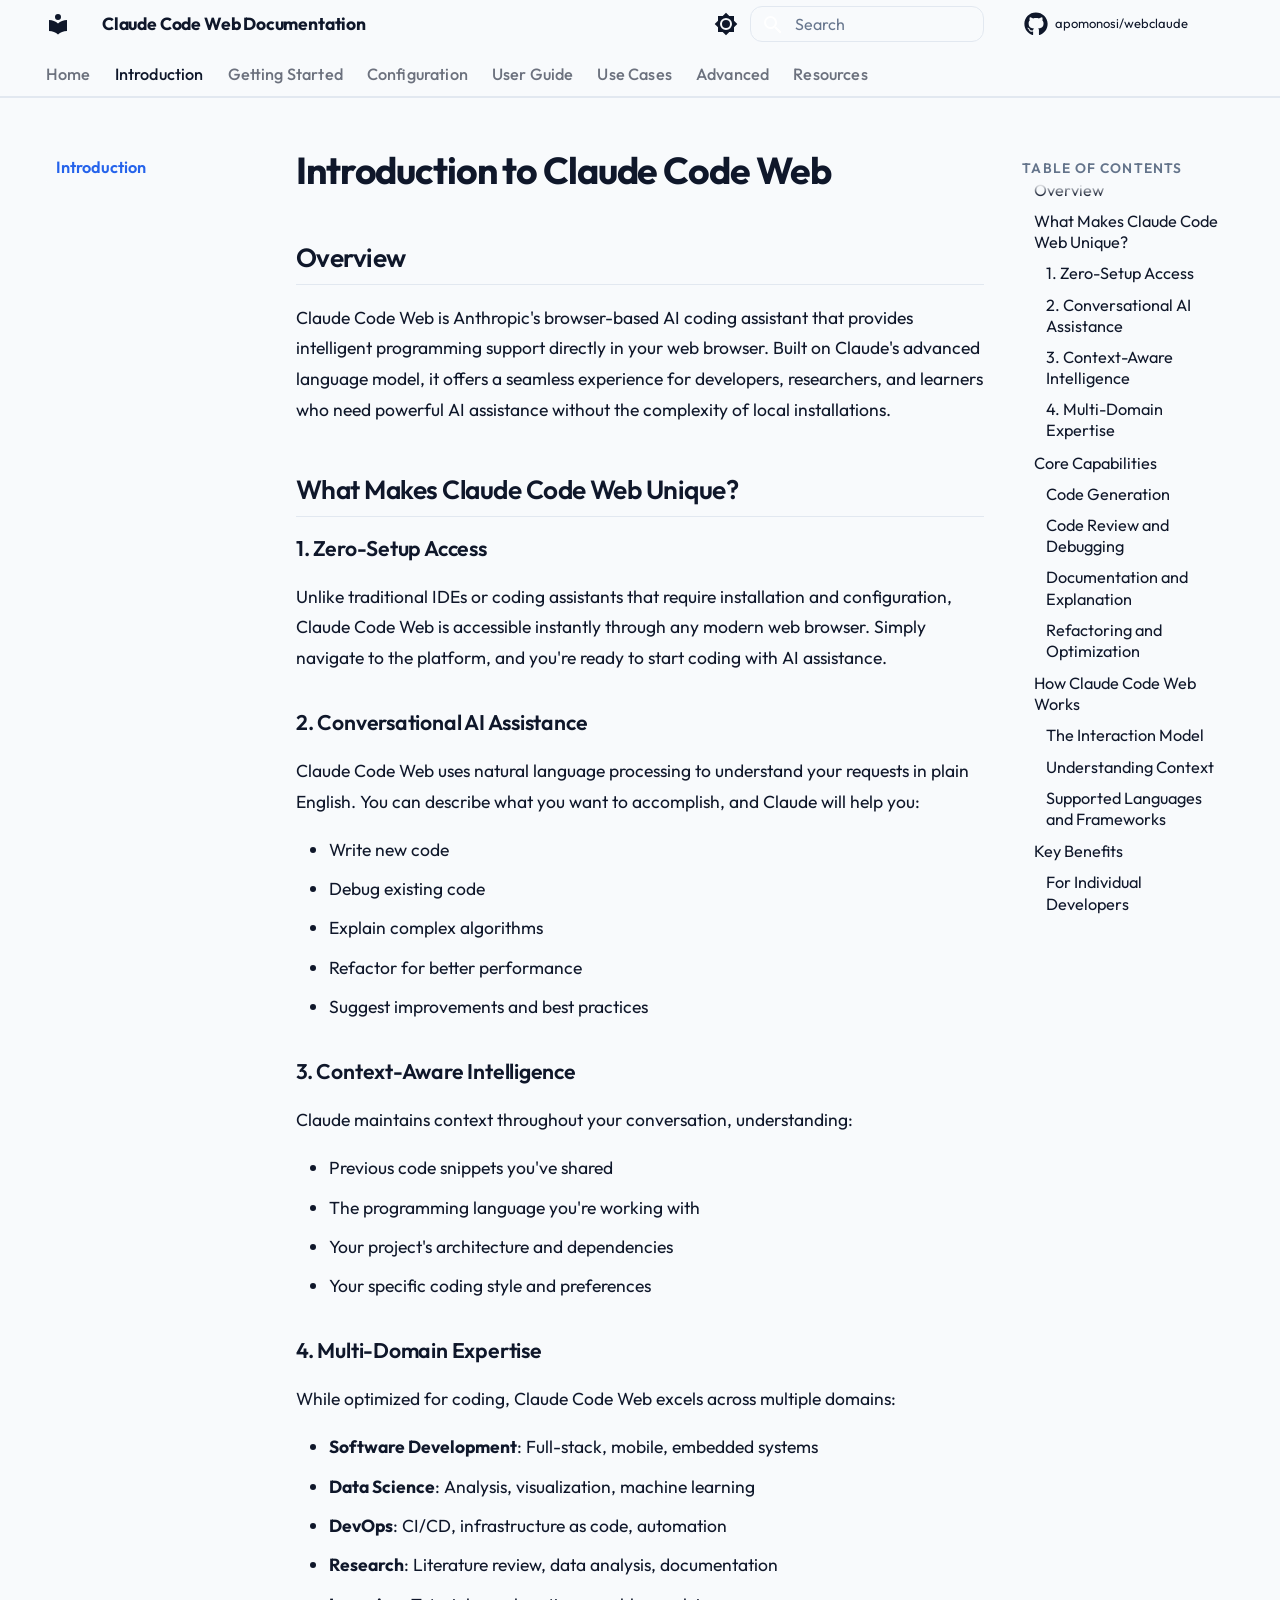
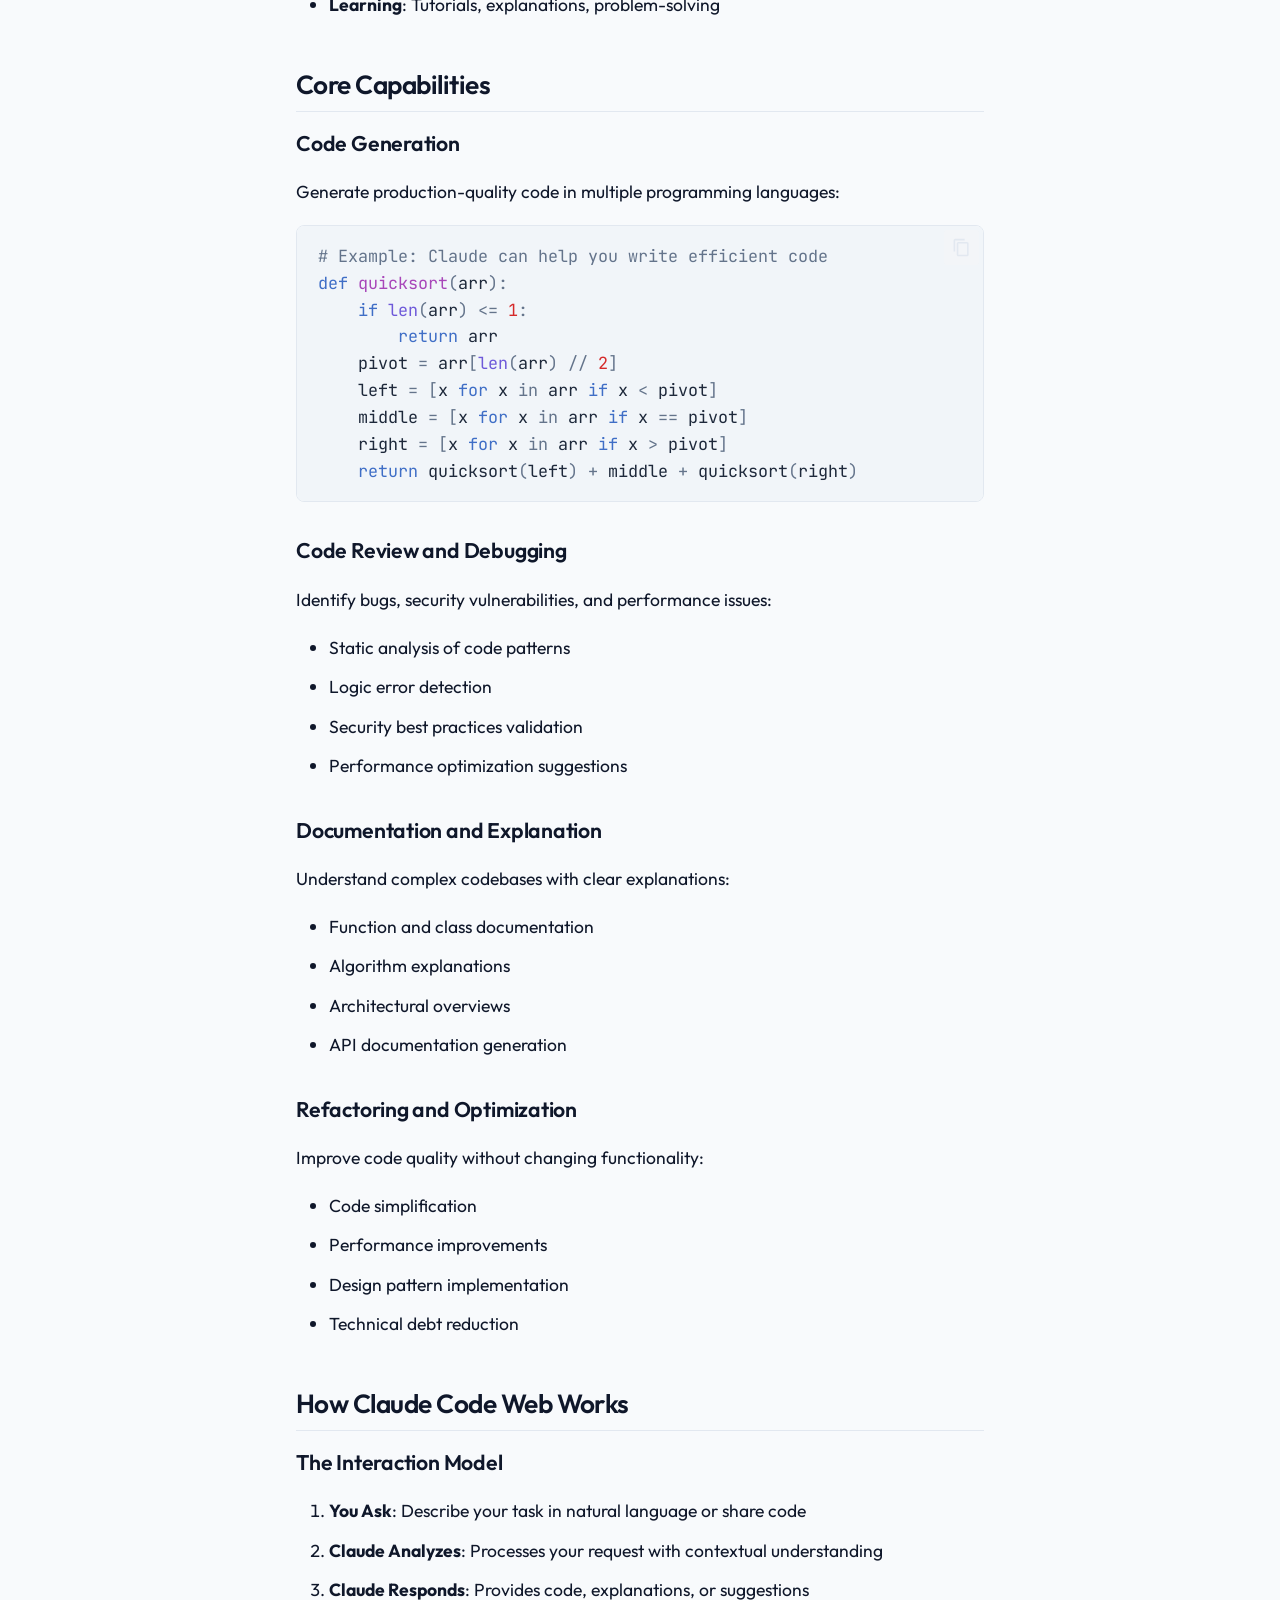
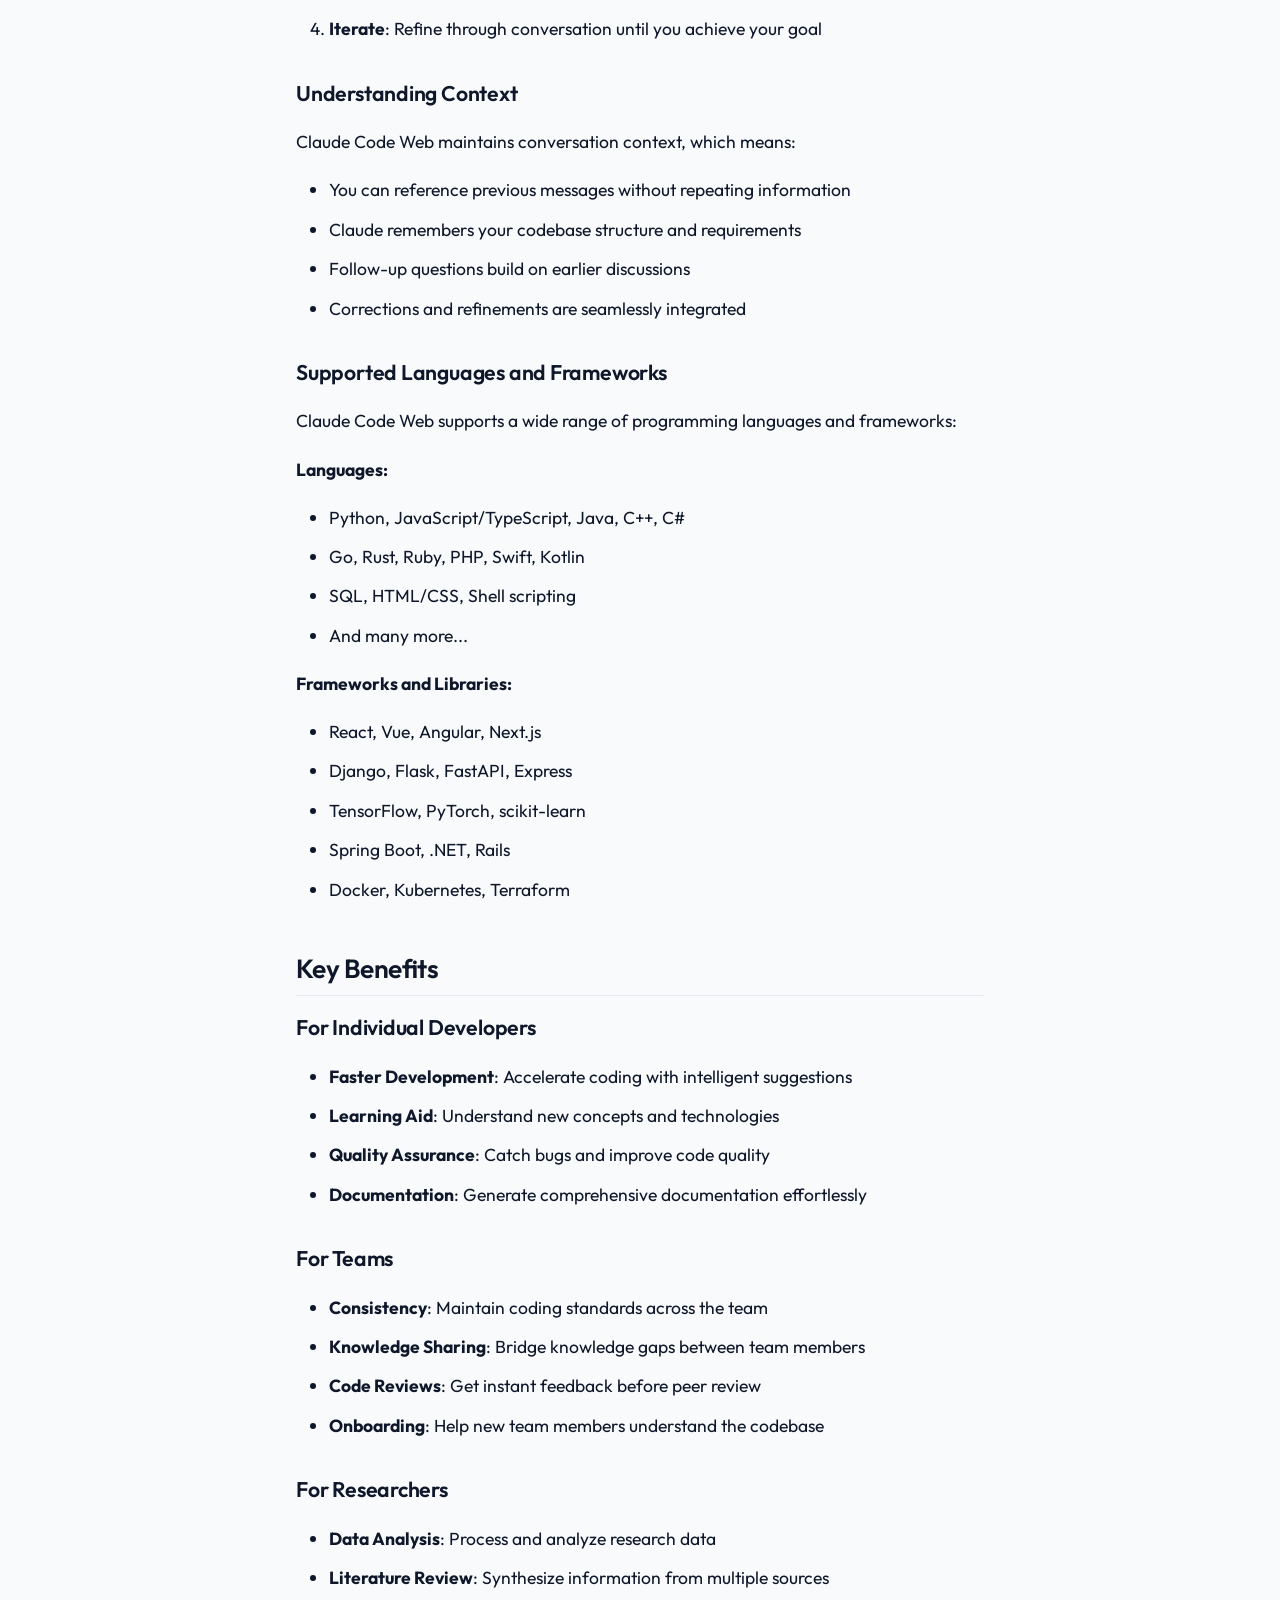
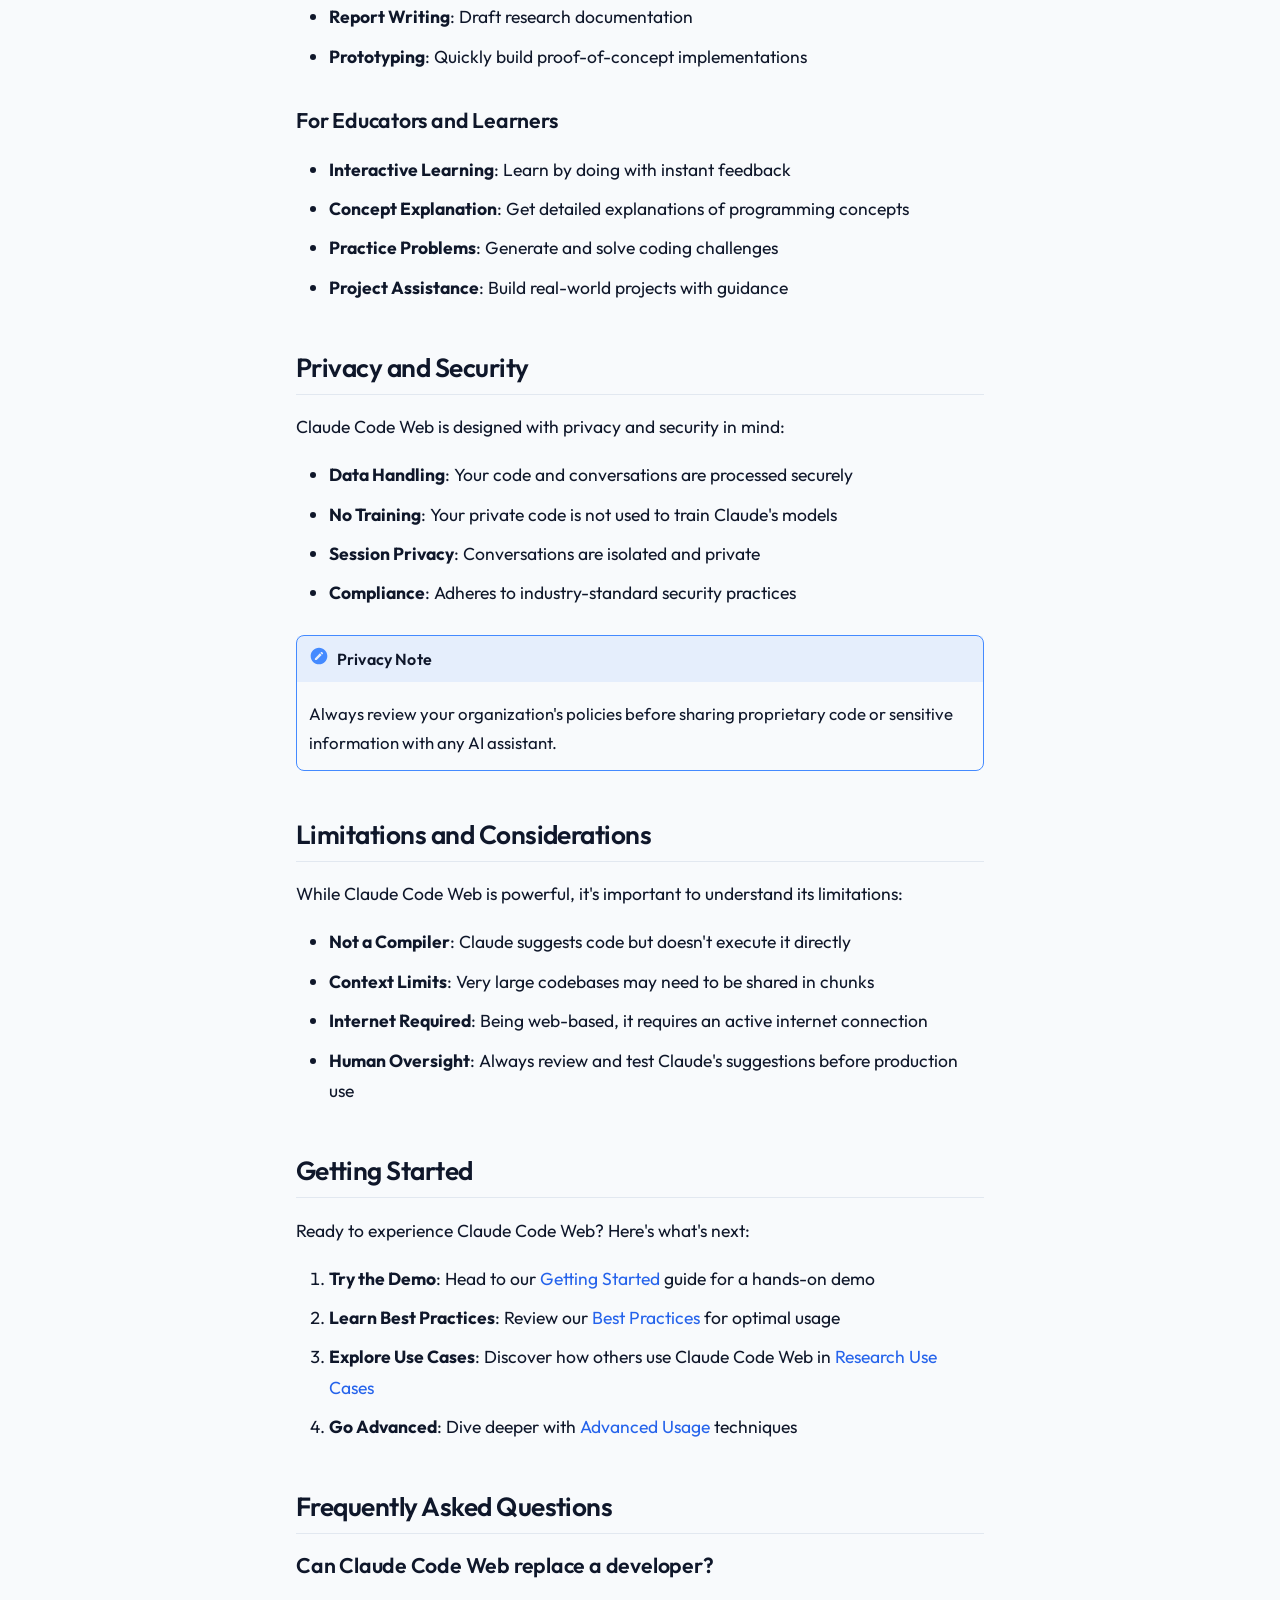
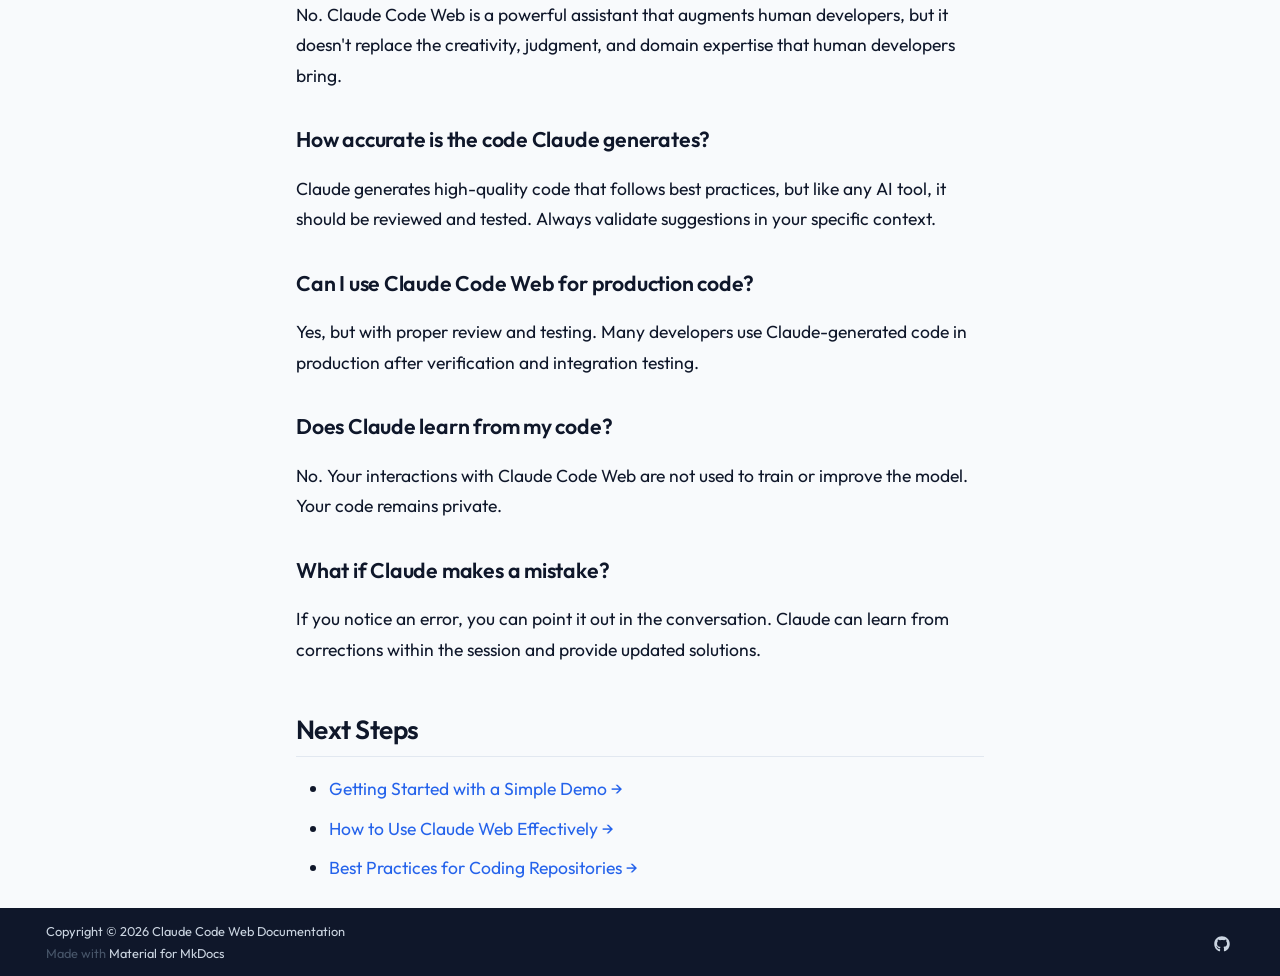
<file: introduction/index.html>
<!doctype html>
<html lang="en" class="no-js">
  <head>
    
      <meta charset="utf-8">
      <meta name="viewport" content="width=device-width,initial-scale=1">
      
        <meta name="description" content="Comprehensive documentation for Claude Code Web - AI-powered coding assistant">
      
      
        <meta name="author" content="Claude Code Team">
      
      
        <link rel="canonical" href="https://apomonosi.github.io/webclaude/introduction/">
      
      
        <link rel="prev" href="..">
      
      
        <link rel="next" href="../getting-started/">
      
      
        
      
      
      <link rel="icon" href="../assets/images/favicon.png">
      <meta name="generator" content="mkdocs-1.6.1, mkdocs-material-9.7.6">
    
    
      
        <title>Introduction - Claude Code Web Documentation</title>
      
    
    
      <link rel="stylesheet" href="../assets/stylesheets/main.484c7ddc.min.css">
      
        
        <link rel="stylesheet" href="../assets/stylesheets/palette.ab4e12ef.min.css">
      
      


    
    
      
    
    
      
        
        
        <link rel="preconnect" href="https://fonts.gstatic.com" crossorigin>
        <link rel="stylesheet" href="https://fonts.googleapis.com/css?family=Outfit:300,300i,400,400i,700,700i%7CJetBrains+Mono:400,400i,700,700i&display=fallback">
        <style>:root{--md-text-font:"Outfit";--md-code-font:"JetBrains Mono"}</style>
      
    
    
      <link rel="stylesheet" href="../stylesheets/extra.css">
    
    <script>__md_scope=new URL("..",location),__md_hash=e=>[...e].reduce(((e,_)=>(e<<5)-e+_.charCodeAt(0)),0),__md_get=(e,_=localStorage,t=__md_scope)=>JSON.parse(_.getItem(t.pathname+"."+e)),__md_set=(e,_,t=localStorage,a=__md_scope)=>{try{t.setItem(a.pathname+"."+e,JSON.stringify(_))}catch(e){}}</script>
    
      

    
    
  </head>
  
  
    
    
      
    
    
    
    
    <body dir="ltr" data-md-color-scheme="default" data-md-color-primary="blue" data-md-color-accent="blue">
  
    
    <input class="md-toggle" data-md-toggle="drawer" type="checkbox" id="__drawer" autocomplete="off">
    <input class="md-toggle" data-md-toggle="search" type="checkbox" id="__search" autocomplete="off">
    <label class="md-overlay" for="__drawer"></label>
    <div data-md-component="skip">
      
        
        <a href="#introduction-to-claude-code-web" class="md-skip">
          Skip to content
        </a>
      
    </div>
    <div data-md-component="announce">
      
    </div>
    
    
      

  

<header class="md-header md-header--shadow md-header--lifted" data-md-component="header">
  <nav class="md-header__inner md-grid" aria-label="Header">
    <a href=".." title="Claude Code Web Documentation" class="md-header__button md-logo" aria-label="Claude Code Web Documentation" data-md-component="logo">
      
  
  <svg xmlns="http://www.w3.org/2000/svg" viewBox="0 0 24 24"><path d="M12 8a3 3 0 0 0 3-3 3 3 0 0 0-3-3 3 3 0 0 0-3 3 3 3 0 0 0 3 3m0 3.54C9.64 9.35 6.5 8 3 8v11c3.5 0 6.64 1.35 9 3.54 2.36-2.19 5.5-3.54 9-3.54V8c-3.5 0-6.64 1.35-9 3.54"/></svg>

    </a>
    <label class="md-header__button md-icon" for="__drawer">
      
      <svg xmlns="http://www.w3.org/2000/svg" viewBox="0 0 24 24"><path d="M3 6h18v2H3zm0 5h18v2H3zm0 5h18v2H3z"/></svg>
    </label>
    <div class="md-header__title" data-md-component="header-title">
      <div class="md-header__ellipsis">
        <div class="md-header__topic">
          <span class="md-ellipsis">
            Claude Code Web Documentation
          </span>
        </div>
        <div class="md-header__topic" data-md-component="header-topic">
          <span class="md-ellipsis">
            
              Introduction
            
          </span>
        </div>
      </div>
    </div>
    
      
        <form class="md-header__option" data-md-component="palette">
  
    
    
    
    <input class="md-option" data-md-color-media="" data-md-color-scheme="default" data-md-color-primary="blue" data-md-color-accent="blue"  aria-label="Switch to dark mode"  type="radio" name="__palette" id="__palette_0">
    
      <label class="md-header__button md-icon" title="Switch to dark mode" for="__palette_1" hidden>
        <svg xmlns="http://www.w3.org/2000/svg" viewBox="0 0 24 24"><path d="M12 8a4 4 0 0 0-4 4 4 4 0 0 0 4 4 4 4 0 0 0 4-4 4 4 0 0 0-4-4m0 10a6 6 0 0 1-6-6 6 6 0 0 1 6-6 6 6 0 0 1 6 6 6 6 0 0 1-6 6m8-9.31V4h-4.69L12 .69 8.69 4H4v4.69L.69 12 4 15.31V20h4.69L12 23.31 15.31 20H20v-4.69L23.31 12z"/></svg>
      </label>
    
  
    
    
    
    <input class="md-option" data-md-color-media="" data-md-color-scheme="slate" data-md-color-primary="blue" data-md-color-accent="blue"  aria-label="Switch to light mode"  type="radio" name="__palette" id="__palette_1">
    
      <label class="md-header__button md-icon" title="Switch to light mode" for="__palette_0" hidden>
        <svg xmlns="http://www.w3.org/2000/svg" viewBox="0 0 24 24"><path d="M12 18c-.89 0-1.74-.2-2.5-.55C11.56 16.5 13 14.42 13 12s-1.44-4.5-3.5-5.45C10.26 6.2 11.11 6 12 6a6 6 0 0 1 6 6 6 6 0 0 1-6 6m8-9.31V4h-4.69L12 .69 8.69 4H4v4.69L.69 12 4 15.31V20h4.69L12 23.31 15.31 20H20v-4.69L23.31 12z"/></svg>
      </label>
    
  
</form>
      
    
    
      <script>var palette=__md_get("__palette");if(palette&&palette.color){if("(prefers-color-scheme)"===palette.color.media){var media=matchMedia("(prefers-color-scheme: light)"),input=document.querySelector(media.matches?"[data-md-color-media='(prefers-color-scheme: light)']":"[data-md-color-media='(prefers-color-scheme: dark)']");palette.color.media=input.getAttribute("data-md-color-media"),palette.color.scheme=input.getAttribute("data-md-color-scheme"),palette.color.primary=input.getAttribute("data-md-color-primary"),palette.color.accent=input.getAttribute("data-md-color-accent")}for(var[key,value]of Object.entries(palette.color))document.body.setAttribute("data-md-color-"+key,value)}</script>
    
    
    
      
      
        <label class="md-header__button md-icon" for="__search">
          
          <svg xmlns="http://www.w3.org/2000/svg" viewBox="0 0 24 24"><path d="M9.5 3A6.5 6.5 0 0 1 16 9.5c0 1.61-.59 3.09-1.56 4.23l.27.27h.79l5 5-1.5 1.5-5-5v-.79l-.27-.27A6.52 6.52 0 0 1 9.5 16 6.5 6.5 0 0 1 3 9.5 6.5 6.5 0 0 1 9.5 3m0 2C7 5 5 7 5 9.5S7 14 9.5 14 14 12 14 9.5 12 5 9.5 5"/></svg>
        </label>
        <div class="md-search" data-md-component="search" role="dialog">
  <label class="md-search__overlay" for="__search"></label>
  <div class="md-search__inner" role="search">
    <form class="md-search__form" name="search">
      <input type="text" class="md-search__input" name="query" aria-label="Search" placeholder="Search" autocapitalize="off" autocorrect="off" autocomplete="off" spellcheck="false" data-md-component="search-query" required>
      <label class="md-search__icon md-icon" for="__search">
        
        <svg xmlns="http://www.w3.org/2000/svg" viewBox="0 0 24 24"><path d="M9.5 3A6.5 6.5 0 0 1 16 9.5c0 1.61-.59 3.09-1.56 4.23l.27.27h.79l5 5-1.5 1.5-5-5v-.79l-.27-.27A6.52 6.52 0 0 1 9.5 16 6.5 6.5 0 0 1 3 9.5 6.5 6.5 0 0 1 9.5 3m0 2C7 5 5 7 5 9.5S7 14 9.5 14 14 12 14 9.5 12 5 9.5 5"/></svg>
        
        <svg xmlns="http://www.w3.org/2000/svg" viewBox="0 0 24 24"><path d="M20 11v2H8l5.5 5.5-1.42 1.42L4.16 12l7.92-7.92L13.5 5.5 8 11z"/></svg>
      </label>
      <nav class="md-search__options" aria-label="Search">
        
        <button type="reset" class="md-search__icon md-icon" title="Clear" aria-label="Clear" tabindex="-1">
          
          <svg xmlns="http://www.w3.org/2000/svg" viewBox="0 0 24 24"><path d="M19 6.41 17.59 5 12 10.59 6.41 5 5 6.41 10.59 12 5 17.59 6.41 19 12 13.41 17.59 19 19 17.59 13.41 12z"/></svg>
        </button>
      </nav>
      
        <div class="md-search__suggest" data-md-component="search-suggest"></div>
      
    </form>
    <div class="md-search__output">
      <div class="md-search__scrollwrap" tabindex="0" data-md-scrollfix>
        <div class="md-search-result" data-md-component="search-result">
          <div class="md-search-result__meta">
            Initializing search
          </div>
          <ol class="md-search-result__list" role="presentation"></ol>
        </div>
      </div>
    </div>
  </div>
</div>
      
    
    
      <div class="md-header__source">
        <a href="https://github.com/apomonosi/webclaude" title="Go to repository" class="md-source" data-md-component="source">
  <div class="md-source__icon md-icon">
    
    <svg xmlns="http://www.w3.org/2000/svg" viewBox="0 0 512 512"><!--! Font Awesome Free 7.1.0 by @fontawesome - https://fontawesome.com License - https://fontawesome.com/license/free (Icons: CC BY 4.0, Fonts: SIL OFL 1.1, Code: MIT License) Copyright 2025 Fonticons, Inc.--><path d="M173.9 397.4c0 2-2.3 3.6-5.2 3.6-3.3.3-5.6-1.3-5.6-3.6 0-2 2.3-3.6 5.2-3.6 3-.3 5.6 1.3 5.6 3.6m-31.1-4.5c-.7 2 1.3 4.3 4.3 4.9 2.6 1 5.6 0 6.2-2s-1.3-4.3-4.3-5.2c-2.6-.7-5.5.3-6.2 2.3m44.2-1.7c-2.9.7-4.9 2.6-4.6 4.9.3 2 2.9 3.3 5.9 2.6 2.9-.7 4.9-2.6 4.6-4.6-.3-1.9-3-3.2-5.9-2.9M252.8 8C114.1 8 8 113.3 8 252c0 110.9 69.8 205.8 169.5 239.2 12.8 2.3 17.3-5.6 17.3-12.1 0-6.2-.3-40.4-.3-61.4 0 0-70 15-84.7-29.8 0 0-11.4-29.1-27.8-36.6 0 0-22.9-15.7 1.6-15.4 0 0 24.9 2 38.6 25.8 21.9 38.6 58.6 27.5 72.9 20.9 2.3-16 8.8-27.1 16-33.7-55.9-6.2-112.3-14.3-112.3-110.5 0-27.5 7.6-41.3 23.6-58.9-2.6-6.5-11.1-33.3 2.6-67.9 20.9-6.5 69 27 69 27 20-5.6 41.5-8.5 62.8-8.5s42.8 2.9 62.8 8.5c0 0 48.1-33.6 69-27 13.7 34.7 5.2 61.4 2.6 67.9 16 17.7 25.8 31.5 25.8 58.9 0 96.5-58.9 104.2-114.8 110.5 9.2 7.9 17 22.9 17 46.4 0 33.7-.3 75.4-.3 83.6 0 6.5 4.6 14.4 17.3 12.1C436.2 457.8 504 362.9 504 252 504 113.3 391.5 8 252.8 8M105.2 352.9c-1.3 1-1 3.3.7 5.2 1.6 1.6 3.9 2.3 5.2 1 1.3-1 1-3.3-.7-5.2-1.6-1.6-3.9-2.3-5.2-1m-10.8-8.1c-.7 1.3.3 2.9 2.3 3.9 1.6 1 3.6.7 4.3-.7.7-1.3-.3-2.9-2.3-3.9-2-.6-3.6-.3-4.3.7m32.4 35.6c-1.6 1.3-1 4.3 1.3 6.2 2.3 2.3 5.2 2.6 6.5 1 1.3-1.3.7-4.3-1.3-6.2-2.2-2.3-5.2-2.6-6.5-1m-11.4-14.7c-1.6 1-1.6 3.6 0 5.9s4.3 3.3 5.6 2.3c1.6-1.3 1.6-3.9 0-6.2-1.4-2.3-4-3.3-5.6-2"/></svg>
  </div>
  <div class="md-source__repository">
    apomonosi/webclaude
  </div>
</a>
      </div>
    
  </nav>
  
    
      
<nav class="md-tabs" aria-label="Tabs" data-md-component="tabs">
  <div class="md-grid">
    <ul class="md-tabs__list">
      
        
  
  
  
  
    <li class="md-tabs__item">
      <a href=".." class="md-tabs__link">
        
  
  
    
  
  Home

      </a>
    </li>
  

      
        
  
  
  
    
  
  
    <li class="md-tabs__item md-tabs__item--active">
      <a href="./" class="md-tabs__link">
        
  
  
    
  
  Introduction

      </a>
    </li>
  

      
        
  
  
  
  
    
    
      <li class="md-tabs__item">
        <a href="../getting-started/" class="md-tabs__link">
          
  
  
  Getting Started

        </a>
      </li>
    
  

      
        
  
  
  
  
    
    
      <li class="md-tabs__item">
        <a href="../configuration/" class="md-tabs__link">
          
  
  
  Configuration

        </a>
      </li>
    
  

      
        
  
  
  
  
    
    
      <li class="md-tabs__item">
        <a href="../effective-usage/" class="md-tabs__link">
          
  
  
  User Guide

        </a>
      </li>
    
  

      
        
  
  
  
  
    
    
      <li class="md-tabs__item">
        <a href="../research-use-cases/" class="md-tabs__link">
          
  
  
  Use Cases

        </a>
      </li>
    
  

      
        
  
  
  
  
    
    
      <li class="md-tabs__item">
        <a href="../advanced-usage/" class="md-tabs__link">
          
  
  
  Advanced

        </a>
      </li>
    
  

      
        
  
  
  
  
    
    
      <li class="md-tabs__item">
        <a href="../resources/" class="md-tabs__link">
          
  
  
  Resources

        </a>
      </li>
    
  

      
    </ul>
  </div>
</nav>
    
  
</header>
    
    <div class="md-container" data-md-component="container">
      
      
        
      
      <main class="md-main" data-md-component="main">
        <div class="md-main__inner md-grid">
          
            
              
              <div class="md-sidebar md-sidebar--primary" data-md-component="sidebar" data-md-type="navigation" >
                <div class="md-sidebar__scrollwrap">
                  <div class="md-sidebar__inner">
                    


  


<nav class="md-nav md-nav--primary md-nav--lifted" aria-label="Navigation" data-md-level="0">
  <label class="md-nav__title" for="__drawer">
    <a href=".." title="Claude Code Web Documentation" class="md-nav__button md-logo" aria-label="Claude Code Web Documentation" data-md-component="logo">
      
  
  <svg xmlns="http://www.w3.org/2000/svg" viewBox="0 0 24 24"><path d="M12 8a3 3 0 0 0 3-3 3 3 0 0 0-3-3 3 3 0 0 0-3 3 3 3 0 0 0 3 3m0 3.54C9.64 9.35 6.5 8 3 8v11c3.5 0 6.64 1.35 9 3.54 2.36-2.19 5.5-3.54 9-3.54V8c-3.5 0-6.64 1.35-9 3.54"/></svg>

    </a>
    Claude Code Web Documentation
  </label>
  
    <div class="md-nav__source">
      <a href="https://github.com/apomonosi/webclaude" title="Go to repository" class="md-source" data-md-component="source">
  <div class="md-source__icon md-icon">
    
    <svg xmlns="http://www.w3.org/2000/svg" viewBox="0 0 512 512"><!--! Font Awesome Free 7.1.0 by @fontawesome - https://fontawesome.com License - https://fontawesome.com/license/free (Icons: CC BY 4.0, Fonts: SIL OFL 1.1, Code: MIT License) Copyright 2025 Fonticons, Inc.--><path d="M173.9 397.4c0 2-2.3 3.6-5.2 3.6-3.3.3-5.6-1.3-5.6-3.6 0-2 2.3-3.6 5.2-3.6 3-.3 5.6 1.3 5.6 3.6m-31.1-4.5c-.7 2 1.3 4.3 4.3 4.9 2.6 1 5.6 0 6.2-2s-1.3-4.3-4.3-5.2c-2.6-.7-5.5.3-6.2 2.3m44.2-1.7c-2.9.7-4.9 2.6-4.6 4.9.3 2 2.9 3.3 5.9 2.6 2.9-.7 4.9-2.6 4.6-4.6-.3-1.9-3-3.2-5.9-2.9M252.8 8C114.1 8 8 113.3 8 252c0 110.9 69.8 205.8 169.5 239.2 12.8 2.3 17.3-5.6 17.3-12.1 0-6.2-.3-40.4-.3-61.4 0 0-70 15-84.7-29.8 0 0-11.4-29.1-27.8-36.6 0 0-22.9-15.7 1.6-15.4 0 0 24.9 2 38.6 25.8 21.9 38.6 58.6 27.5 72.9 20.9 2.3-16 8.8-27.1 16-33.7-55.9-6.2-112.3-14.3-112.3-110.5 0-27.5 7.6-41.3 23.6-58.9-2.6-6.5-11.1-33.3 2.6-67.9 20.9-6.5 69 27 69 27 20-5.6 41.5-8.5 62.8-8.5s42.8 2.9 62.8 8.5c0 0 48.1-33.6 69-27 13.7 34.7 5.2 61.4 2.6 67.9 16 17.7 25.8 31.5 25.8 58.9 0 96.5-58.9 104.2-114.8 110.5 9.2 7.9 17 22.9 17 46.4 0 33.7-.3 75.4-.3 83.6 0 6.5 4.6 14.4 17.3 12.1C436.2 457.8 504 362.9 504 252 504 113.3 391.5 8 252.8 8M105.2 352.9c-1.3 1-1 3.3.7 5.2 1.6 1.6 3.9 2.3 5.2 1 1.3-1 1-3.3-.7-5.2-1.6-1.6-3.9-2.3-5.2-1m-10.8-8.1c-.7 1.3.3 2.9 2.3 3.9 1.6 1 3.6.7 4.3-.7.7-1.3-.3-2.9-2.3-3.9-2-.6-3.6-.3-4.3.7m32.4 35.6c-1.6 1.3-1 4.3 1.3 6.2 2.3 2.3 5.2 2.6 6.5 1 1.3-1.3.7-4.3-1.3-6.2-2.2-2.3-5.2-2.6-6.5-1m-11.4-14.7c-1.6 1-1.6 3.6 0 5.9s4.3 3.3 5.6 2.3c1.6-1.3 1.6-3.9 0-6.2-1.4-2.3-4-3.3-5.6-2"/></svg>
  </div>
  <div class="md-source__repository">
    apomonosi/webclaude
  </div>
</a>
    </div>
  
  <ul class="md-nav__list" data-md-scrollfix>
    
      
      
  
  
  
  
    <li class="md-nav__item">
      <a href=".." class="md-nav__link">
        
  
  
  <span class="md-ellipsis">
    
  
    Home
  

    
  </span>
  
  

      </a>
    </li>
  

    
      
      
  
  
    
  
  
  
    <li class="md-nav__item md-nav__item--active">
      
      <input class="md-nav__toggle md-toggle" type="checkbox" id="__toc">
      
      
        
      
      
        <label class="md-nav__link md-nav__link--active" for="__toc">
          
  
  
  <span class="md-ellipsis">
    
  
    Introduction
  

    
  </span>
  
  

          <span class="md-nav__icon md-icon"></span>
        </label>
      
      <a href="./" class="md-nav__link md-nav__link--active">
        
  
  
  <span class="md-ellipsis">
    
  
    Introduction
  

    
  </span>
  
  

      </a>
      
        

<nav class="md-nav md-nav--secondary" aria-label="Table of contents">
  
  
  
    
  
  
    <label class="md-nav__title" for="__toc">
      <span class="md-nav__icon md-icon"></span>
      Table of contents
    </label>
    <ul class="md-nav__list" data-md-component="toc" data-md-scrollfix>
      
        <li class="md-nav__item">
  <a href="#overview" class="md-nav__link">
    <span class="md-ellipsis">
      
        Overview
      
    </span>
  </a>
  
</li>
      
        <li class="md-nav__item">
  <a href="#what-makes-claude-code-web-unique" class="md-nav__link">
    <span class="md-ellipsis">
      
        What Makes Claude Code Web Unique?
      
    </span>
  </a>
  
    <nav class="md-nav" aria-label="What Makes Claude Code Web Unique?">
      <ul class="md-nav__list">
        
          <li class="md-nav__item">
  <a href="#1-zero-setup-access" class="md-nav__link">
    <span class="md-ellipsis">
      
        1. Zero-Setup Access
      
    </span>
  </a>
  
</li>
        
          <li class="md-nav__item">
  <a href="#2-conversational-ai-assistance" class="md-nav__link">
    <span class="md-ellipsis">
      
        2. Conversational AI Assistance
      
    </span>
  </a>
  
</li>
        
          <li class="md-nav__item">
  <a href="#3-context-aware-intelligence" class="md-nav__link">
    <span class="md-ellipsis">
      
        3. Context-Aware Intelligence
      
    </span>
  </a>
  
</li>
        
          <li class="md-nav__item">
  <a href="#4-multi-domain-expertise" class="md-nav__link">
    <span class="md-ellipsis">
      
        4. Multi-Domain Expertise
      
    </span>
  </a>
  
</li>
        
      </ul>
    </nav>
  
</li>
      
        <li class="md-nav__item">
  <a href="#core-capabilities" class="md-nav__link">
    <span class="md-ellipsis">
      
        Core Capabilities
      
    </span>
  </a>
  
    <nav class="md-nav" aria-label="Core Capabilities">
      <ul class="md-nav__list">
        
          <li class="md-nav__item">
  <a href="#code-generation" class="md-nav__link">
    <span class="md-ellipsis">
      
        Code Generation
      
    </span>
  </a>
  
</li>
        
          <li class="md-nav__item">
  <a href="#code-review-and-debugging" class="md-nav__link">
    <span class="md-ellipsis">
      
        Code Review and Debugging
      
    </span>
  </a>
  
</li>
        
          <li class="md-nav__item">
  <a href="#documentation-and-explanation" class="md-nav__link">
    <span class="md-ellipsis">
      
        Documentation and Explanation
      
    </span>
  </a>
  
</li>
        
          <li class="md-nav__item">
  <a href="#refactoring-and-optimization" class="md-nav__link">
    <span class="md-ellipsis">
      
        Refactoring and Optimization
      
    </span>
  </a>
  
</li>
        
      </ul>
    </nav>
  
</li>
      
        <li class="md-nav__item">
  <a href="#how-claude-code-web-works" class="md-nav__link">
    <span class="md-ellipsis">
      
        How Claude Code Web Works
      
    </span>
  </a>
  
    <nav class="md-nav" aria-label="How Claude Code Web Works">
      <ul class="md-nav__list">
        
          <li class="md-nav__item">
  <a href="#the-interaction-model" class="md-nav__link">
    <span class="md-ellipsis">
      
        The Interaction Model
      
    </span>
  </a>
  
</li>
        
          <li class="md-nav__item">
  <a href="#understanding-context" class="md-nav__link">
    <span class="md-ellipsis">
      
        Understanding Context
      
    </span>
  </a>
  
</li>
        
          <li class="md-nav__item">
  <a href="#supported-languages-and-frameworks" class="md-nav__link">
    <span class="md-ellipsis">
      
        Supported Languages and Frameworks
      
    </span>
  </a>
  
</li>
        
      </ul>
    </nav>
  
</li>
      
        <li class="md-nav__item">
  <a href="#key-benefits" class="md-nav__link">
    <span class="md-ellipsis">
      
        Key Benefits
      
    </span>
  </a>
  
    <nav class="md-nav" aria-label="Key Benefits">
      <ul class="md-nav__list">
        
          <li class="md-nav__item">
  <a href="#for-individual-developers" class="md-nav__link">
    <span class="md-ellipsis">
      
        For Individual Developers
      
    </span>
  </a>
  
</li>
        
          <li class="md-nav__item">
  <a href="#for-teams" class="md-nav__link">
    <span class="md-ellipsis">
      
        For Teams
      
    </span>
  </a>
  
</li>
        
          <li class="md-nav__item">
  <a href="#for-researchers" class="md-nav__link">
    <span class="md-ellipsis">
      
        For Researchers
      
    </span>
  </a>
  
</li>
        
          <li class="md-nav__item">
  <a href="#for-educators-and-learners" class="md-nav__link">
    <span class="md-ellipsis">
      
        For Educators and Learners
      
    </span>
  </a>
  
</li>
        
      </ul>
    </nav>
  
</li>
      
        <li class="md-nav__item">
  <a href="#privacy-and-security" class="md-nav__link">
    <span class="md-ellipsis">
      
        Privacy and Security
      
    </span>
  </a>
  
</li>
      
        <li class="md-nav__item">
  <a href="#limitations-and-considerations" class="md-nav__link">
    <span class="md-ellipsis">
      
        Limitations and Considerations
      
    </span>
  </a>
  
</li>
      
        <li class="md-nav__item">
  <a href="#getting-started" class="md-nav__link">
    <span class="md-ellipsis">
      
        Getting Started
      
    </span>
  </a>
  
</li>
      
        <li class="md-nav__item">
  <a href="#frequently-asked-questions" class="md-nav__link">
    <span class="md-ellipsis">
      
        Frequently Asked Questions
      
    </span>
  </a>
  
    <nav class="md-nav" aria-label="Frequently Asked Questions">
      <ul class="md-nav__list">
        
          <li class="md-nav__item">
  <a href="#can-claude-code-web-replace-a-developer" class="md-nav__link">
    <span class="md-ellipsis">
      
        Can Claude Code Web replace a developer?
      
    </span>
  </a>
  
</li>
        
          <li class="md-nav__item">
  <a href="#how-accurate-is-the-code-claude-generates" class="md-nav__link">
    <span class="md-ellipsis">
      
        How accurate is the code Claude generates?
      
    </span>
  </a>
  
</li>
        
          <li class="md-nav__item">
  <a href="#can-i-use-claude-code-web-for-production-code" class="md-nav__link">
    <span class="md-ellipsis">
      
        Can I use Claude Code Web for production code?
      
    </span>
  </a>
  
</li>
        
          <li class="md-nav__item">
  <a href="#does-claude-learn-from-my-code" class="md-nav__link">
    <span class="md-ellipsis">
      
        Does Claude learn from my code?
      
    </span>
  </a>
  
</li>
        
          <li class="md-nav__item">
  <a href="#what-if-claude-makes-a-mistake" class="md-nav__link">
    <span class="md-ellipsis">
      
        What if Claude makes a mistake?
      
    </span>
  </a>
  
</li>
        
      </ul>
    </nav>
  
</li>
      
        <li class="md-nav__item">
  <a href="#next-steps" class="md-nav__link">
    <span class="md-ellipsis">
      
        Next Steps
      
    </span>
  </a>
  
</li>
      
    </ul>
  
</nav>
      
    </li>
  

    
      
      
  
  
  
  
    
    
    
    
      
      
        
      
    
    
    <li class="md-nav__item md-nav__item--nested">
      
        
        
          
        
        <input class="md-nav__toggle md-toggle md-toggle--indeterminate" type="checkbox" id="__nav_3" >
        
          
          <label class="md-nav__link" for="__nav_3" id="__nav_3_label" tabindex="0">
            
  
  
  <span class="md-ellipsis">
    
  
    Getting Started
  

    
  </span>
  
  

            <span class="md-nav__icon md-icon"></span>
          </label>
        
        <nav class="md-nav" data-md-level="1" aria-labelledby="__nav_3_label" aria-expanded="false">
          <label class="md-nav__title" for="__nav_3">
            <span class="md-nav__icon md-icon"></span>
            
  
    Getting Started
  

          </label>
          <ul class="md-nav__list" data-md-scrollfix>
            
              
                
  
  
  
  
    <li class="md-nav__item">
      <a href="../getting-started/" class="md-nav__link">
        
  
  
  <span class="md-ellipsis">
    
  
    Simple Demo
  

    
  </span>
  
  

      </a>
    </li>
  

              
            
          </ul>
        </nav>
      
    </li>
  

    
      
      
  
  
  
  
    
    
    
    
      
      
        
      
    
    
    <li class="md-nav__item md-nav__item--nested">
      
        
        
          
        
        <input class="md-nav__toggle md-toggle md-toggle--indeterminate" type="checkbox" id="__nav_4" >
        
          
          <label class="md-nav__link" for="__nav_4" id="__nav_4_label" tabindex="0">
            
  
  
  <span class="md-ellipsis">
    
  
    Configuration
  

    
  </span>
  
  

            <span class="md-nav__icon md-icon"></span>
          </label>
        
        <nav class="md-nav" data-md-level="1" aria-labelledby="__nav_4_label" aria-expanded="false">
          <label class="md-nav__title" for="__nav_4">
            <span class="md-nav__icon md-icon"></span>
            
  
    Configuration
  

          </label>
          <ul class="md-nav__list" data-md-scrollfix>
            
              
                
  
  
  
  
    <li class="md-nav__item">
      <a href="../configuration/" class="md-nav__link">
        
  
  
  <span class="md-ellipsis">
    
  
    Configuration Files
  

    
  </span>
  
  

      </a>
    </li>
  

              
            
          </ul>
        </nav>
      
    </li>
  

    
      
      
  
  
  
  
    
    
    
    
      
      
        
      
    
    
    <li class="md-nav__item md-nav__item--nested">
      
        
        
          
        
        <input class="md-nav__toggle md-toggle md-toggle--indeterminate" type="checkbox" id="__nav_5" >
        
          
          <label class="md-nav__link" for="__nav_5" id="__nav_5_label" tabindex="0">
            
  
  
  <span class="md-ellipsis">
    
  
    User Guide
  

    
  </span>
  
  

            <span class="md-nav__icon md-icon"></span>
          </label>
        
        <nav class="md-nav" data-md-level="1" aria-labelledby="__nav_5_label" aria-expanded="false">
          <label class="md-nav__title" for="__nav_5">
            <span class="md-nav__icon md-icon"></span>
            
  
    User Guide
  

          </label>
          <ul class="md-nav__list" data-md-scrollfix>
            
              
                
  
  
  
  
    <li class="md-nav__item">
      <a href="../effective-usage/" class="md-nav__link">
        
  
  
  <span class="md-ellipsis">
    
  
    Effective Usage
  

    
  </span>
  
  

      </a>
    </li>
  

              
            
              
                
  
  
  
  
    <li class="md-nav__item">
      <a href="../best-practices/" class="md-nav__link">
        
  
  
  <span class="md-ellipsis">
    
  
    Best Practices
  

    
  </span>
  
  

      </a>
    </li>
  

              
            
          </ul>
        </nav>
      
    </li>
  

    
      
      
  
  
  
  
    
    
    
    
      
      
        
      
    
    
    <li class="md-nav__item md-nav__item--nested">
      
        
        
          
        
        <input class="md-nav__toggle md-toggle md-toggle--indeterminate" type="checkbox" id="__nav_6" >
        
          
          <label class="md-nav__link" for="__nav_6" id="__nav_6_label" tabindex="0">
            
  
  
  <span class="md-ellipsis">
    
  
    Use Cases
  

    
  </span>
  
  

            <span class="md-nav__icon md-icon"></span>
          </label>
        
        <nav class="md-nav" data-md-level="1" aria-labelledby="__nav_6_label" aria-expanded="false">
          <label class="md-nav__title" for="__nav_6">
            <span class="md-nav__icon md-icon"></span>
            
  
    Use Cases
  

          </label>
          <ul class="md-nav__list" data-md-scrollfix>
            
              
                
  
  
  
  
    <li class="md-nav__item">
      <a href="../research-use-cases/" class="md-nav__link">
        
  
  
  <span class="md-ellipsis">
    
  
    Research Applications
  

    
  </span>
  
  

      </a>
    </li>
  

              
            
              
                
  
  
  
  
    <li class="md-nav__item">
      <a href="../non-code-examples/" class="md-nav__link">
        
  
  
  <span class="md-ellipsis">
    
  
    Non-Code Examples
  

    
  </span>
  
  

      </a>
    </li>
  

              
            
          </ul>
        </nav>
      
    </li>
  

    
      
      
  
  
  
  
    
    
    
    
      
      
        
      
    
    
    <li class="md-nav__item md-nav__item--nested">
      
        
        
          
        
        <input class="md-nav__toggle md-toggle md-toggle--indeterminate" type="checkbox" id="__nav_7" >
        
          
          <label class="md-nav__link" for="__nav_7" id="__nav_7_label" tabindex="0">
            
  
  
  <span class="md-ellipsis">
    
  
    Advanced
  

    
  </span>
  
  

            <span class="md-nav__icon md-icon"></span>
          </label>
        
        <nav class="md-nav" data-md-level="1" aria-labelledby="__nav_7_label" aria-expanded="false">
          <label class="md-nav__title" for="__nav_7">
            <span class="md-nav__icon md-icon"></span>
            
  
    Advanced
  

          </label>
          <ul class="md-nav__list" data-md-scrollfix>
            
              
                
  
  
  
  
    <li class="md-nav__item">
      <a href="../advanced-usage/" class="md-nav__link">
        
  
  
  <span class="md-ellipsis">
    
  
    Advanced Usage
  

    
  </span>
  
  

      </a>
    </li>
  

              
            
          </ul>
        </nav>
      
    </li>
  

    
      
      
  
  
  
  
    
    
    
    
      
      
        
      
    
    
    <li class="md-nav__item md-nav__item--nested">
      
        
        
          
        
        <input class="md-nav__toggle md-toggle md-toggle--indeterminate" type="checkbox" id="__nav_8" >
        
          
          <label class="md-nav__link" for="__nav_8" id="__nav_8_label" tabindex="0">
            
  
  
  <span class="md-ellipsis">
    
  
    Resources
  

    
  </span>
  
  

            <span class="md-nav__icon md-icon"></span>
          </label>
        
        <nav class="md-nav" data-md-level="1" aria-labelledby="__nav_8_label" aria-expanded="false">
          <label class="md-nav__title" for="__nav_8">
            <span class="md-nav__icon md-icon"></span>
            
  
    Resources
  

          </label>
          <ul class="md-nav__list" data-md-scrollfix>
            
              
                
  
  
  
  
    <li class="md-nav__item">
      <a href="../resources/" class="md-nav__link">
        
  
  
  <span class="md-ellipsis">
    
  
    External Links
  

    
  </span>
  
  

      </a>
    </li>
  

              
            
          </ul>
        </nav>
      
    </li>
  

    
  </ul>
</nav>
                  </div>
                </div>
              </div>
            
            
              
              <div class="md-sidebar md-sidebar--secondary" data-md-component="sidebar" data-md-type="toc" >
                <div class="md-sidebar__scrollwrap">
                  <div class="md-sidebar__inner">
                    

<nav class="md-nav md-nav--secondary" aria-label="Table of contents">
  
  
  
    
  
  
    <label class="md-nav__title" for="__toc">
      <span class="md-nav__icon md-icon"></span>
      Table of contents
    </label>
    <ul class="md-nav__list" data-md-component="toc" data-md-scrollfix>
      
        <li class="md-nav__item">
  <a href="#overview" class="md-nav__link">
    <span class="md-ellipsis">
      
        Overview
      
    </span>
  </a>
  
</li>
      
        <li class="md-nav__item">
  <a href="#what-makes-claude-code-web-unique" class="md-nav__link">
    <span class="md-ellipsis">
      
        What Makes Claude Code Web Unique?
      
    </span>
  </a>
  
    <nav class="md-nav" aria-label="What Makes Claude Code Web Unique?">
      <ul class="md-nav__list">
        
          <li class="md-nav__item">
  <a href="#1-zero-setup-access" class="md-nav__link">
    <span class="md-ellipsis">
      
        1. Zero-Setup Access
      
    </span>
  </a>
  
</li>
        
          <li class="md-nav__item">
  <a href="#2-conversational-ai-assistance" class="md-nav__link">
    <span class="md-ellipsis">
      
        2. Conversational AI Assistance
      
    </span>
  </a>
  
</li>
        
          <li class="md-nav__item">
  <a href="#3-context-aware-intelligence" class="md-nav__link">
    <span class="md-ellipsis">
      
        3. Context-Aware Intelligence
      
    </span>
  </a>
  
</li>
        
          <li class="md-nav__item">
  <a href="#4-multi-domain-expertise" class="md-nav__link">
    <span class="md-ellipsis">
      
        4. Multi-Domain Expertise
      
    </span>
  </a>
  
</li>
        
      </ul>
    </nav>
  
</li>
      
        <li class="md-nav__item">
  <a href="#core-capabilities" class="md-nav__link">
    <span class="md-ellipsis">
      
        Core Capabilities
      
    </span>
  </a>
  
    <nav class="md-nav" aria-label="Core Capabilities">
      <ul class="md-nav__list">
        
          <li class="md-nav__item">
  <a href="#code-generation" class="md-nav__link">
    <span class="md-ellipsis">
      
        Code Generation
      
    </span>
  </a>
  
</li>
        
          <li class="md-nav__item">
  <a href="#code-review-and-debugging" class="md-nav__link">
    <span class="md-ellipsis">
      
        Code Review and Debugging
      
    </span>
  </a>
  
</li>
        
          <li class="md-nav__item">
  <a href="#documentation-and-explanation" class="md-nav__link">
    <span class="md-ellipsis">
      
        Documentation and Explanation
      
    </span>
  </a>
  
</li>
        
          <li class="md-nav__item">
  <a href="#refactoring-and-optimization" class="md-nav__link">
    <span class="md-ellipsis">
      
        Refactoring and Optimization
      
    </span>
  </a>
  
</li>
        
      </ul>
    </nav>
  
</li>
      
        <li class="md-nav__item">
  <a href="#how-claude-code-web-works" class="md-nav__link">
    <span class="md-ellipsis">
      
        How Claude Code Web Works
      
    </span>
  </a>
  
    <nav class="md-nav" aria-label="How Claude Code Web Works">
      <ul class="md-nav__list">
        
          <li class="md-nav__item">
  <a href="#the-interaction-model" class="md-nav__link">
    <span class="md-ellipsis">
      
        The Interaction Model
      
    </span>
  </a>
  
</li>
        
          <li class="md-nav__item">
  <a href="#understanding-context" class="md-nav__link">
    <span class="md-ellipsis">
      
        Understanding Context
      
    </span>
  </a>
  
</li>
        
          <li class="md-nav__item">
  <a href="#supported-languages-and-frameworks" class="md-nav__link">
    <span class="md-ellipsis">
      
        Supported Languages and Frameworks
      
    </span>
  </a>
  
</li>
        
      </ul>
    </nav>
  
</li>
      
        <li class="md-nav__item">
  <a href="#key-benefits" class="md-nav__link">
    <span class="md-ellipsis">
      
        Key Benefits
      
    </span>
  </a>
  
    <nav class="md-nav" aria-label="Key Benefits">
      <ul class="md-nav__list">
        
          <li class="md-nav__item">
  <a href="#for-individual-developers" class="md-nav__link">
    <span class="md-ellipsis">
      
        For Individual Developers
      
    </span>
  </a>
  
</li>
        
          <li class="md-nav__item">
  <a href="#for-teams" class="md-nav__link">
    <span class="md-ellipsis">
      
        For Teams
      
    </span>
  </a>
  
</li>
        
          <li class="md-nav__item">
  <a href="#for-researchers" class="md-nav__link">
    <span class="md-ellipsis">
      
        For Researchers
      
    </span>
  </a>
  
</li>
        
          <li class="md-nav__item">
  <a href="#for-educators-and-learners" class="md-nav__link">
    <span class="md-ellipsis">
      
        For Educators and Learners
      
    </span>
  </a>
  
</li>
        
      </ul>
    </nav>
  
</li>
      
        <li class="md-nav__item">
  <a href="#privacy-and-security" class="md-nav__link">
    <span class="md-ellipsis">
      
        Privacy and Security
      
    </span>
  </a>
  
</li>
      
        <li class="md-nav__item">
  <a href="#limitations-and-considerations" class="md-nav__link">
    <span class="md-ellipsis">
      
        Limitations and Considerations
      
    </span>
  </a>
  
</li>
      
        <li class="md-nav__item">
  <a href="#getting-started" class="md-nav__link">
    <span class="md-ellipsis">
      
        Getting Started
      
    </span>
  </a>
  
</li>
      
        <li class="md-nav__item">
  <a href="#frequently-asked-questions" class="md-nav__link">
    <span class="md-ellipsis">
      
        Frequently Asked Questions
      
    </span>
  </a>
  
    <nav class="md-nav" aria-label="Frequently Asked Questions">
      <ul class="md-nav__list">
        
          <li class="md-nav__item">
  <a href="#can-claude-code-web-replace-a-developer" class="md-nav__link">
    <span class="md-ellipsis">
      
        Can Claude Code Web replace a developer?
      
    </span>
  </a>
  
</li>
        
          <li class="md-nav__item">
  <a href="#how-accurate-is-the-code-claude-generates" class="md-nav__link">
    <span class="md-ellipsis">
      
        How accurate is the code Claude generates?
      
    </span>
  </a>
  
</li>
        
          <li class="md-nav__item">
  <a href="#can-i-use-claude-code-web-for-production-code" class="md-nav__link">
    <span class="md-ellipsis">
      
        Can I use Claude Code Web for production code?
      
    </span>
  </a>
  
</li>
        
          <li class="md-nav__item">
  <a href="#does-claude-learn-from-my-code" class="md-nav__link">
    <span class="md-ellipsis">
      
        Does Claude learn from my code?
      
    </span>
  </a>
  
</li>
        
          <li class="md-nav__item">
  <a href="#what-if-claude-makes-a-mistake" class="md-nav__link">
    <span class="md-ellipsis">
      
        What if Claude makes a mistake?
      
    </span>
  </a>
  
</li>
        
      </ul>
    </nav>
  
</li>
      
        <li class="md-nav__item">
  <a href="#next-steps" class="md-nav__link">
    <span class="md-ellipsis">
      
        Next Steps
      
    </span>
  </a>
  
</li>
      
    </ul>
  
</nav>
                  </div>
                </div>
              </div>
            
          
          
            <div class="md-content" data-md-component="content">
              
                



  


              
              <article class="md-content__inner md-typeset">
                
                  


  
  


<h1 id="introduction-to-claude-code-web">Introduction to Claude Code Web<a class="headerlink" href="#introduction-to-claude-code-web" title="Permanent link">&para;</a></h1>
<h2 id="overview">Overview<a class="headerlink" href="#overview" title="Permanent link">&para;</a></h2>
<p>Claude Code Web is Anthropic's browser-based AI coding assistant that provides intelligent programming support directly in your web browser. Built on Claude's advanced language model, it offers a seamless experience for developers, researchers, and learners who need powerful AI assistance without the complexity of local installations.</p>
<h2 id="what-makes-claude-code-web-unique">What Makes Claude Code Web Unique?<a class="headerlink" href="#what-makes-claude-code-web-unique" title="Permanent link">&para;</a></h2>
<h3 id="1-zero-setup-access">1. Zero-Setup Access<a class="headerlink" href="#1-zero-setup-access" title="Permanent link">&para;</a></h3>
<p>Unlike traditional IDEs or coding assistants that require installation and configuration, Claude Code Web is accessible instantly through any modern web browser. Simply navigate to the platform, and you're ready to start coding with AI assistance.</p>
<h3 id="2-conversational-ai-assistance">2. Conversational AI Assistance<a class="headerlink" href="#2-conversational-ai-assistance" title="Permanent link">&para;</a></h3>
<p>Claude Code Web uses natural language processing to understand your requests in plain English. You can describe what you want to accomplish, and Claude will help you:</p>
<ul>
<li>Write new code</li>
<li>Debug existing code</li>
<li>Explain complex algorithms</li>
<li>Refactor for better performance</li>
<li>Suggest improvements and best practices</li>
</ul>
<h3 id="3-context-aware-intelligence">3. Context-Aware Intelligence<a class="headerlink" href="#3-context-aware-intelligence" title="Permanent link">&para;</a></h3>
<p>Claude maintains context throughout your conversation, understanding:</p>
<ul>
<li>Previous code snippets you've shared</li>
<li>The programming language you're working with</li>
<li>Your project's architecture and dependencies</li>
<li>Your specific coding style and preferences</li>
</ul>
<h3 id="4-multi-domain-expertise">4. Multi-Domain Expertise<a class="headerlink" href="#4-multi-domain-expertise" title="Permanent link">&para;</a></h3>
<p>While optimized for coding, Claude Code Web excels across multiple domains:</p>
<ul>
<li><strong>Software Development</strong>: Full-stack, mobile, embedded systems</li>
<li><strong>Data Science</strong>: Analysis, visualization, machine learning</li>
<li><strong>DevOps</strong>: CI/CD, infrastructure as code, automation</li>
<li><strong>Research</strong>: Literature review, data analysis, documentation</li>
<li><strong>Learning</strong>: Tutorials, explanations, problem-solving</li>
</ul>
<h2 id="core-capabilities">Core Capabilities<a class="headerlink" href="#core-capabilities" title="Permanent link">&para;</a></h2>
<h3 id="code-generation">Code Generation<a class="headerlink" href="#code-generation" title="Permanent link">&para;</a></h3>
<p>Generate production-quality code in multiple programming languages:</p>
<div class="language-python highlight"><pre><span></span><code><span id="__span-0-1"><a id="__codelineno-0-1" name="__codelineno-0-1" href="#__codelineno-0-1"></a><span class="c1"># Example: Claude can help you write efficient code</span>
</span><span id="__span-0-2"><a id="__codelineno-0-2" name="__codelineno-0-2" href="#__codelineno-0-2"></a><span class="k">def</span><span class="w"> </span><span class="nf">quicksort</span><span class="p">(</span><span class="n">arr</span><span class="p">):</span>
</span><span id="__span-0-3"><a id="__codelineno-0-3" name="__codelineno-0-3" href="#__codelineno-0-3"></a>    <span class="k">if</span> <span class="nb">len</span><span class="p">(</span><span class="n">arr</span><span class="p">)</span> <span class="o">&lt;=</span> <span class="mi">1</span><span class="p">:</span>
</span><span id="__span-0-4"><a id="__codelineno-0-4" name="__codelineno-0-4" href="#__codelineno-0-4"></a>        <span class="k">return</span> <span class="n">arr</span>
</span><span id="__span-0-5"><a id="__codelineno-0-5" name="__codelineno-0-5" href="#__codelineno-0-5"></a>    <span class="n">pivot</span> <span class="o">=</span> <span class="n">arr</span><span class="p">[</span><span class="nb">len</span><span class="p">(</span><span class="n">arr</span><span class="p">)</span> <span class="o">//</span> <span class="mi">2</span><span class="p">]</span>
</span><span id="__span-0-6"><a id="__codelineno-0-6" name="__codelineno-0-6" href="#__codelineno-0-6"></a>    <span class="n">left</span> <span class="o">=</span> <span class="p">[</span><span class="n">x</span> <span class="k">for</span> <span class="n">x</span> <span class="ow">in</span> <span class="n">arr</span> <span class="k">if</span> <span class="n">x</span> <span class="o">&lt;</span> <span class="n">pivot</span><span class="p">]</span>
</span><span id="__span-0-7"><a id="__codelineno-0-7" name="__codelineno-0-7" href="#__codelineno-0-7"></a>    <span class="n">middle</span> <span class="o">=</span> <span class="p">[</span><span class="n">x</span> <span class="k">for</span> <span class="n">x</span> <span class="ow">in</span> <span class="n">arr</span> <span class="k">if</span> <span class="n">x</span> <span class="o">==</span> <span class="n">pivot</span><span class="p">]</span>
</span><span id="__span-0-8"><a id="__codelineno-0-8" name="__codelineno-0-8" href="#__codelineno-0-8"></a>    <span class="n">right</span> <span class="o">=</span> <span class="p">[</span><span class="n">x</span> <span class="k">for</span> <span class="n">x</span> <span class="ow">in</span> <span class="n">arr</span> <span class="k">if</span> <span class="n">x</span> <span class="o">&gt;</span> <span class="n">pivot</span><span class="p">]</span>
</span><span id="__span-0-9"><a id="__codelineno-0-9" name="__codelineno-0-9" href="#__codelineno-0-9"></a>    <span class="k">return</span> <span class="n">quicksort</span><span class="p">(</span><span class="n">left</span><span class="p">)</span> <span class="o">+</span> <span class="n">middle</span> <span class="o">+</span> <span class="n">quicksort</span><span class="p">(</span><span class="n">right</span><span class="p">)</span>
</span></code></pre></div>
<h3 id="code-review-and-debugging">Code Review and Debugging<a class="headerlink" href="#code-review-and-debugging" title="Permanent link">&para;</a></h3>
<p>Identify bugs, security vulnerabilities, and performance issues:</p>
<ul>
<li>Static analysis of code patterns</li>
<li>Logic error detection</li>
<li>Security best practices validation</li>
<li>Performance optimization suggestions</li>
</ul>
<h3 id="documentation-and-explanation">Documentation and Explanation<a class="headerlink" href="#documentation-and-explanation" title="Permanent link">&para;</a></h3>
<p>Understand complex codebases with clear explanations:</p>
<ul>
<li>Function and class documentation</li>
<li>Algorithm explanations</li>
<li>Architectural overviews</li>
<li>API documentation generation</li>
</ul>
<h3 id="refactoring-and-optimization">Refactoring and Optimization<a class="headerlink" href="#refactoring-and-optimization" title="Permanent link">&para;</a></h3>
<p>Improve code quality without changing functionality:</p>
<ul>
<li>Code simplification</li>
<li>Performance improvements</li>
<li>Design pattern implementation</li>
<li>Technical debt reduction</li>
</ul>
<h2 id="how-claude-code-web-works">How Claude Code Web Works<a class="headerlink" href="#how-claude-code-web-works" title="Permanent link">&para;</a></h2>
<h3 id="the-interaction-model">The Interaction Model<a class="headerlink" href="#the-interaction-model" title="Permanent link">&para;</a></h3>
<ol>
<li><strong>You Ask</strong>: Describe your task in natural language or share code</li>
<li><strong>Claude Analyzes</strong>: Processes your request with contextual understanding</li>
<li><strong>Claude Responds</strong>: Provides code, explanations, or suggestions</li>
<li><strong>Iterate</strong>: Refine through conversation until you achieve your goal</li>
</ol>
<h3 id="understanding-context">Understanding Context<a class="headerlink" href="#understanding-context" title="Permanent link">&para;</a></h3>
<p>Claude Code Web maintains conversation context, which means:</p>
<ul>
<li>You can reference previous messages without repeating information</li>
<li>Claude remembers your codebase structure and requirements</li>
<li>Follow-up questions build on earlier discussions</li>
<li>Corrections and refinements are seamlessly integrated</li>
</ul>
<h3 id="supported-languages-and-frameworks">Supported Languages and Frameworks<a class="headerlink" href="#supported-languages-and-frameworks" title="Permanent link">&para;</a></h3>
<p>Claude Code Web supports a wide range of programming languages and frameworks:</p>
<p><strong>Languages:</strong></p>
<ul>
<li>Python, JavaScript/TypeScript, Java, C++, C#</li>
<li>Go, Rust, Ruby, PHP, Swift, Kotlin</li>
<li>SQL, HTML/CSS, Shell scripting</li>
<li>And many more...</li>
</ul>
<p><strong>Frameworks and Libraries:</strong></p>
<ul>
<li>React, Vue, Angular, Next.js</li>
<li>Django, Flask, FastAPI, Express</li>
<li>TensorFlow, PyTorch, scikit-learn</li>
<li>Spring Boot, .NET, Rails</li>
<li>Docker, Kubernetes, Terraform</li>
</ul>
<h2 id="key-benefits">Key Benefits<a class="headerlink" href="#key-benefits" title="Permanent link">&para;</a></h2>
<h3 id="for-individual-developers">For Individual Developers<a class="headerlink" href="#for-individual-developers" title="Permanent link">&para;</a></h3>
<ul>
<li><strong>Faster Development</strong>: Accelerate coding with intelligent suggestions</li>
<li><strong>Learning Aid</strong>: Understand new concepts and technologies</li>
<li><strong>Quality Assurance</strong>: Catch bugs and improve code quality</li>
<li><strong>Documentation</strong>: Generate comprehensive documentation effortlessly</li>
</ul>
<h3 id="for-teams">For Teams<a class="headerlink" href="#for-teams" title="Permanent link">&para;</a></h3>
<ul>
<li><strong>Consistency</strong>: Maintain coding standards across the team</li>
<li><strong>Knowledge Sharing</strong>: Bridge knowledge gaps between team members</li>
<li><strong>Code Reviews</strong>: Get instant feedback before peer review</li>
<li><strong>Onboarding</strong>: Help new team members understand the codebase</li>
</ul>
<h3 id="for-researchers">For Researchers<a class="headerlink" href="#for-researchers" title="Permanent link">&para;</a></h3>
<ul>
<li><strong>Data Analysis</strong>: Process and analyze research data</li>
<li><strong>Literature Review</strong>: Synthesize information from multiple sources</li>
<li><strong>Report Writing</strong>: Draft research documentation</li>
<li><strong>Prototyping</strong>: Quickly build proof-of-concept implementations</li>
</ul>
<h3 id="for-educators-and-learners">For Educators and Learners<a class="headerlink" href="#for-educators-and-learners" title="Permanent link">&para;</a></h3>
<ul>
<li><strong>Interactive Learning</strong>: Learn by doing with instant feedback</li>
<li><strong>Concept Explanation</strong>: Get detailed explanations of programming concepts</li>
<li><strong>Practice Problems</strong>: Generate and solve coding challenges</li>
<li><strong>Project Assistance</strong>: Build real-world projects with guidance</li>
</ul>
<h2 id="privacy-and-security">Privacy and Security<a class="headerlink" href="#privacy-and-security" title="Permanent link">&para;</a></h2>
<p>Claude Code Web is designed with privacy and security in mind:</p>
<ul>
<li><strong>Data Handling</strong>: Your code and conversations are processed securely</li>
<li><strong>No Training</strong>: Your private code is not used to train Claude's models</li>
<li><strong>Session Privacy</strong>: Conversations are isolated and private</li>
<li><strong>Compliance</strong>: Adheres to industry-standard security practices</li>
</ul>
<div class="admonition note">
<p class="admonition-title">Privacy Note</p>
<p>Always review your organization's policies before sharing proprietary code or sensitive information with any AI assistant.</p>
</div>
<h2 id="limitations-and-considerations">Limitations and Considerations<a class="headerlink" href="#limitations-and-considerations" title="Permanent link">&para;</a></h2>
<p>While Claude Code Web is powerful, it's important to understand its limitations:</p>
<ul>
<li><strong>Not a Compiler</strong>: Claude suggests code but doesn't execute it directly</li>
<li><strong>Context Limits</strong>: Very large codebases may need to be shared in chunks</li>
<li><strong>Internet Required</strong>: Being web-based, it requires an active internet connection</li>
<li><strong>Human Oversight</strong>: Always review and test Claude's suggestions before production use</li>
</ul>
<h2 id="getting-started">Getting Started<a class="headerlink" href="#getting-started" title="Permanent link">&para;</a></h2>
<p>Ready to experience Claude Code Web? Here's what's next:</p>
<ol>
<li><strong>Try the Demo</strong>: Head to our <a href="../getting-started/">Getting Started</a> guide for a hands-on demo</li>
<li><strong>Learn Best Practices</strong>: Review our <a href="../best-practices/">Best Practices</a> for optimal usage</li>
<li><strong>Explore Use Cases</strong>: Discover how others use Claude Code Web in <a href="../research-use-cases/">Research Use Cases</a></li>
<li><strong>Go Advanced</strong>: Dive deeper with <a href="../advanced-usage/">Advanced Usage</a> techniques</li>
</ol>
<h2 id="frequently-asked-questions">Frequently Asked Questions<a class="headerlink" href="#frequently-asked-questions" title="Permanent link">&para;</a></h2>
<h3 id="can-claude-code-web-replace-a-developer">Can Claude Code Web replace a developer?<a class="headerlink" href="#can-claude-code-web-replace-a-developer" title="Permanent link">&para;</a></h3>
<p>No. Claude Code Web is a powerful assistant that augments human developers, but it doesn't replace the creativity, judgment, and domain expertise that human developers bring.</p>
<h3 id="how-accurate-is-the-code-claude-generates">How accurate is the code Claude generates?<a class="headerlink" href="#how-accurate-is-the-code-claude-generates" title="Permanent link">&para;</a></h3>
<p>Claude generates high-quality code that follows best practices, but like any AI tool, it should be reviewed and tested. Always validate suggestions in your specific context.</p>
<h3 id="can-i-use-claude-code-web-for-production-code">Can I use Claude Code Web for production code?<a class="headerlink" href="#can-i-use-claude-code-web-for-production-code" title="Permanent link">&para;</a></h3>
<p>Yes, but with proper review and testing. Many developers use Claude-generated code in production after verification and integration testing.</p>
<h3 id="does-claude-learn-from-my-code">Does Claude learn from my code?<a class="headerlink" href="#does-claude-learn-from-my-code" title="Permanent link">&para;</a></h3>
<p>No. Your interactions with Claude Code Web are not used to train or improve the model. Your code remains private.</p>
<h3 id="what-if-claude-makes-a-mistake">What if Claude makes a mistake?<a class="headerlink" href="#what-if-claude-makes-a-mistake" title="Permanent link">&para;</a></h3>
<p>If you notice an error, you can point it out in the conversation. Claude can learn from corrections within the session and provide updated solutions.</p>
<h2 id="next-steps">Next Steps<a class="headerlink" href="#next-steps" title="Permanent link">&para;</a></h2>
<ul>
<li><a href="../getting-started/">Getting Started with a Simple Demo →</a></li>
<li><a href="../effective-usage/">How to Use Claude Web Effectively →</a></li>
<li><a href="../best-practices/">Best Practices for Coding Repositories →</a></li>
</ul>












                
              </article>
            </div>
          
          
<script>var target=document.getElementById(location.hash.slice(1));target&&target.name&&(target.checked=target.name.startsWith("__tabbed_"))</script>
        </div>
        
          <button type="button" class="md-top md-icon" data-md-component="top" hidden>
  
  <svg xmlns="http://www.w3.org/2000/svg" viewBox="0 0 24 24"><path d="M13 20h-2V8l-5.5 5.5-1.42-1.42L12 4.16l7.92 7.92-1.42 1.42L13 8z"/></svg>
  Back to top
</button>
        
      </main>
      
        <footer class="md-footer">
  
  <div class="md-footer-meta md-typeset">
    <div class="md-footer-meta__inner md-grid">
      <div class="md-copyright">
  
    <div class="md-copyright__highlight">
      Copyright &copy; 2026 Claude Code Web Documentation
    </div>
  
  
    Made with
    <a href="https://squidfunk.github.io/mkdocs-material/" target="_blank" rel="noopener">
      Material for MkDocs
    </a>
  
</div>
      
        
<div class="md-social">
  
    
    
    
    
      
      
    
    <a href="https://github.com/apomonosi/webclaude" target="_blank" rel="noopener" title="github.com" class="md-social__link">
      <svg xmlns="http://www.w3.org/2000/svg" viewBox="0 0 512 512"><!--! Font Awesome Free 7.1.0 by @fontawesome - https://fontawesome.com License - https://fontawesome.com/license/free (Icons: CC BY 4.0, Fonts: SIL OFL 1.1, Code: MIT License) Copyright 2025 Fonticons, Inc.--><path d="M173.9 397.4c0 2-2.3 3.6-5.2 3.6-3.3.3-5.6-1.3-5.6-3.6 0-2 2.3-3.6 5.2-3.6 3-.3 5.6 1.3 5.6 3.6m-31.1-4.5c-.7 2 1.3 4.3 4.3 4.9 2.6 1 5.6 0 6.2-2s-1.3-4.3-4.3-5.2c-2.6-.7-5.5.3-6.2 2.3m44.2-1.7c-2.9.7-4.9 2.6-4.6 4.9.3 2 2.9 3.3 5.9 2.6 2.9-.7 4.9-2.6 4.6-4.6-.3-1.9-3-3.2-5.9-2.9M252.8 8C114.1 8 8 113.3 8 252c0 110.9 69.8 205.8 169.5 239.2 12.8 2.3 17.3-5.6 17.3-12.1 0-6.2-.3-40.4-.3-61.4 0 0-70 15-84.7-29.8 0 0-11.4-29.1-27.8-36.6 0 0-22.9-15.7 1.6-15.4 0 0 24.9 2 38.6 25.8 21.9 38.6 58.6 27.5 72.9 20.9 2.3-16 8.8-27.1 16-33.7-55.9-6.2-112.3-14.3-112.3-110.5 0-27.5 7.6-41.3 23.6-58.9-2.6-6.5-11.1-33.3 2.6-67.9 20.9-6.5 69 27 69 27 20-5.6 41.5-8.5 62.8-8.5s42.8 2.9 62.8 8.5c0 0 48.1-33.6 69-27 13.7 34.7 5.2 61.4 2.6 67.9 16 17.7 25.8 31.5 25.8 58.9 0 96.5-58.9 104.2-114.8 110.5 9.2 7.9 17 22.9 17 46.4 0 33.7-.3 75.4-.3 83.6 0 6.5 4.6 14.4 17.3 12.1C436.2 457.8 504 362.9 504 252 504 113.3 391.5 8 252.8 8M105.2 352.9c-1.3 1-1 3.3.7 5.2 1.6 1.6 3.9 2.3 5.2 1 1.3-1 1-3.3-.7-5.2-1.6-1.6-3.9-2.3-5.2-1m-10.8-8.1c-.7 1.3.3 2.9 2.3 3.9 1.6 1 3.6.7 4.3-.7.7-1.3-.3-2.9-2.3-3.9-2-.6-3.6-.3-4.3.7m32.4 35.6c-1.6 1.3-1 4.3 1.3 6.2 2.3 2.3 5.2 2.6 6.5 1 1.3-1.3.7-4.3-1.3-6.2-2.2-2.3-5.2-2.6-6.5-1m-11.4-14.7c-1.6 1-1.6 3.6 0 5.9s4.3 3.3 5.6 2.3c1.6-1.3 1.6-3.9 0-6.2-1.4-2.3-4-3.3-5.6-2"/></svg>
    </a>
  
</div>
      
    </div>
  </div>
</footer>
      
    </div>
    <div class="md-dialog" data-md-component="dialog">
      <div class="md-dialog__inner md-typeset"></div>
    </div>
    
    
    
      
      
      <script id="__config" type="application/json">{"annotate": null, "base": "..", "features": ["navigation.instant", "navigation.tracking", "navigation.tabs", "navigation.tabs.sticky", "navigation.sections", "navigation.expand", "navigation.path", "navigation.top", "search.suggest", "search.highlight", "content.code.copy", "content.code.annotate", "toc.follow"], "search": "../assets/javascripts/workers/search.2c215733.min.js", "tags": null, "translations": {"clipboard.copied": "Copied to clipboard", "clipboard.copy": "Copy to clipboard", "search.result.more.one": "1 more on this page", "search.result.more.other": "# more on this page", "search.result.none": "No matching documents", "search.result.one": "1 matching document", "search.result.other": "# matching documents", "search.result.placeholder": "Type to start searching", "search.result.term.missing": "Missing", "select.version": "Select version"}, "version": null}</script>
    
    
      <script src="../assets/javascripts/bundle.79ae519e.min.js"></script>
      
    
  </body>
</html>
</file>
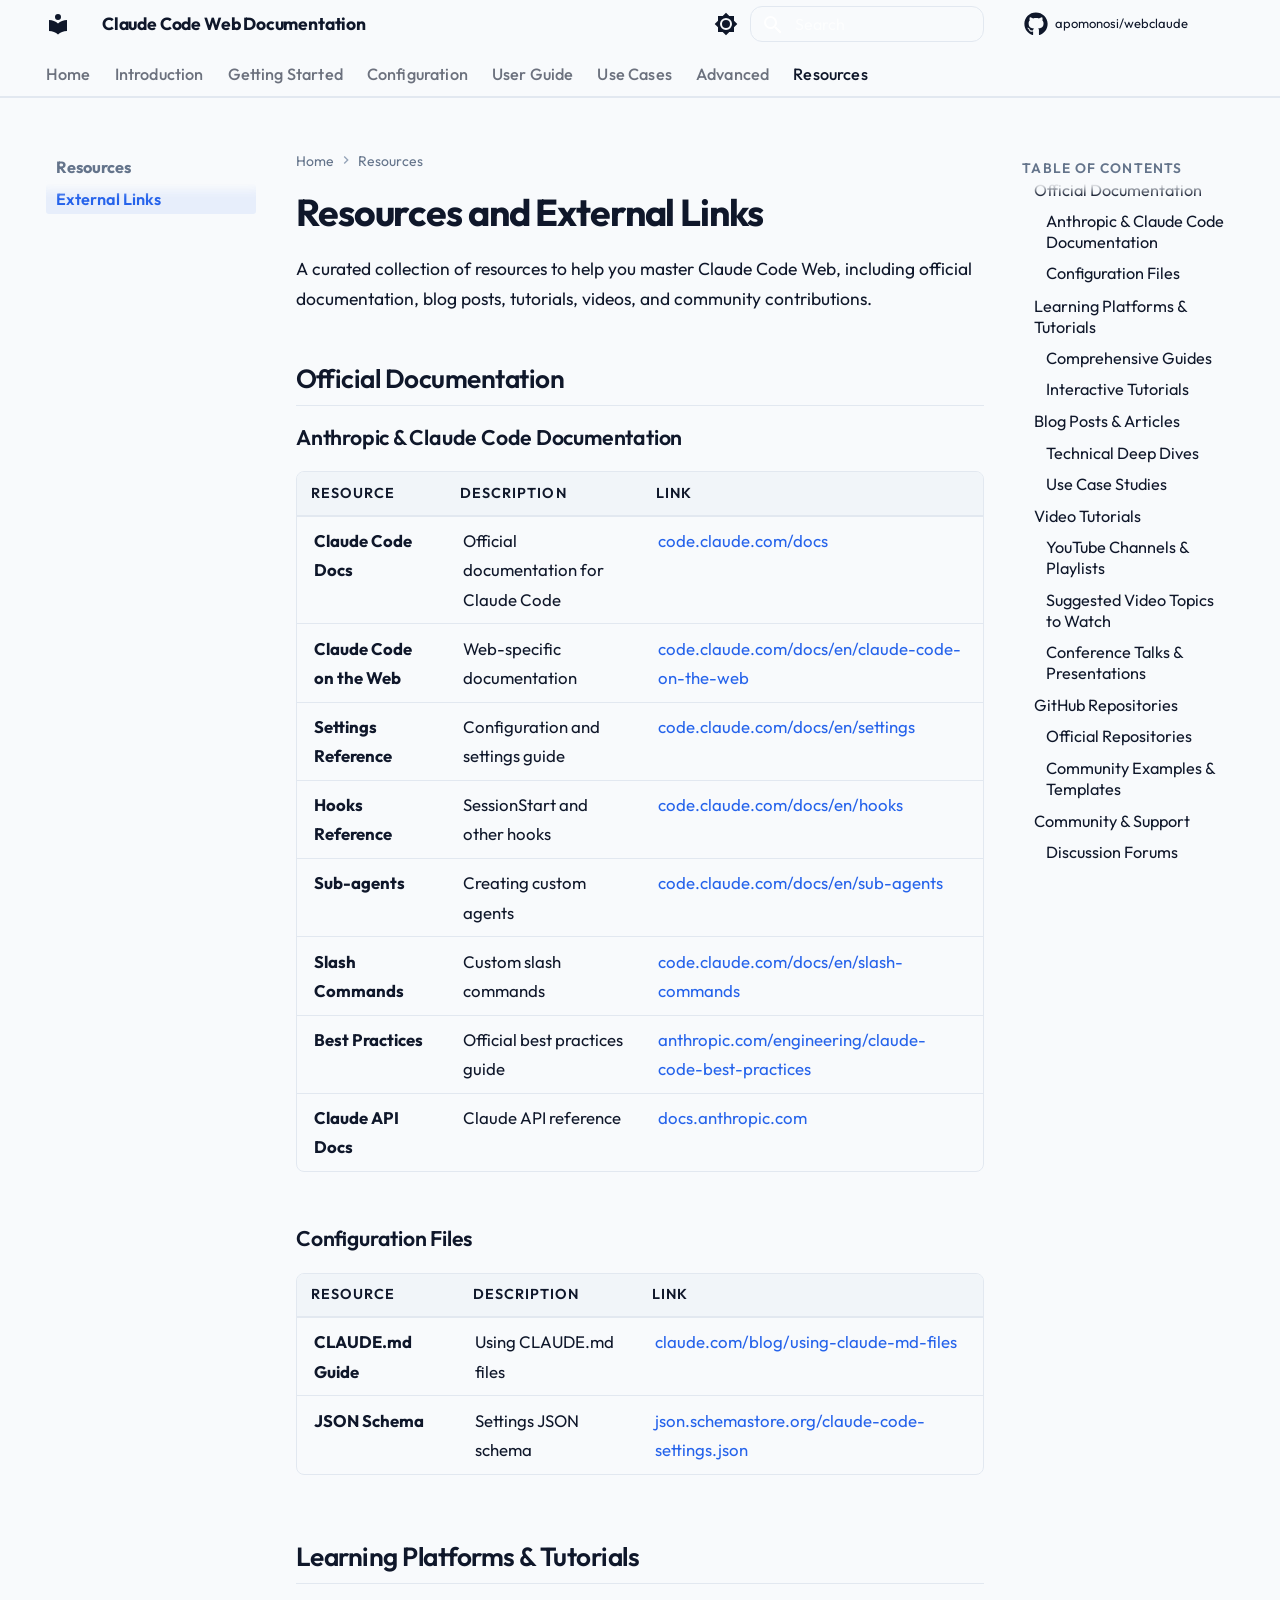
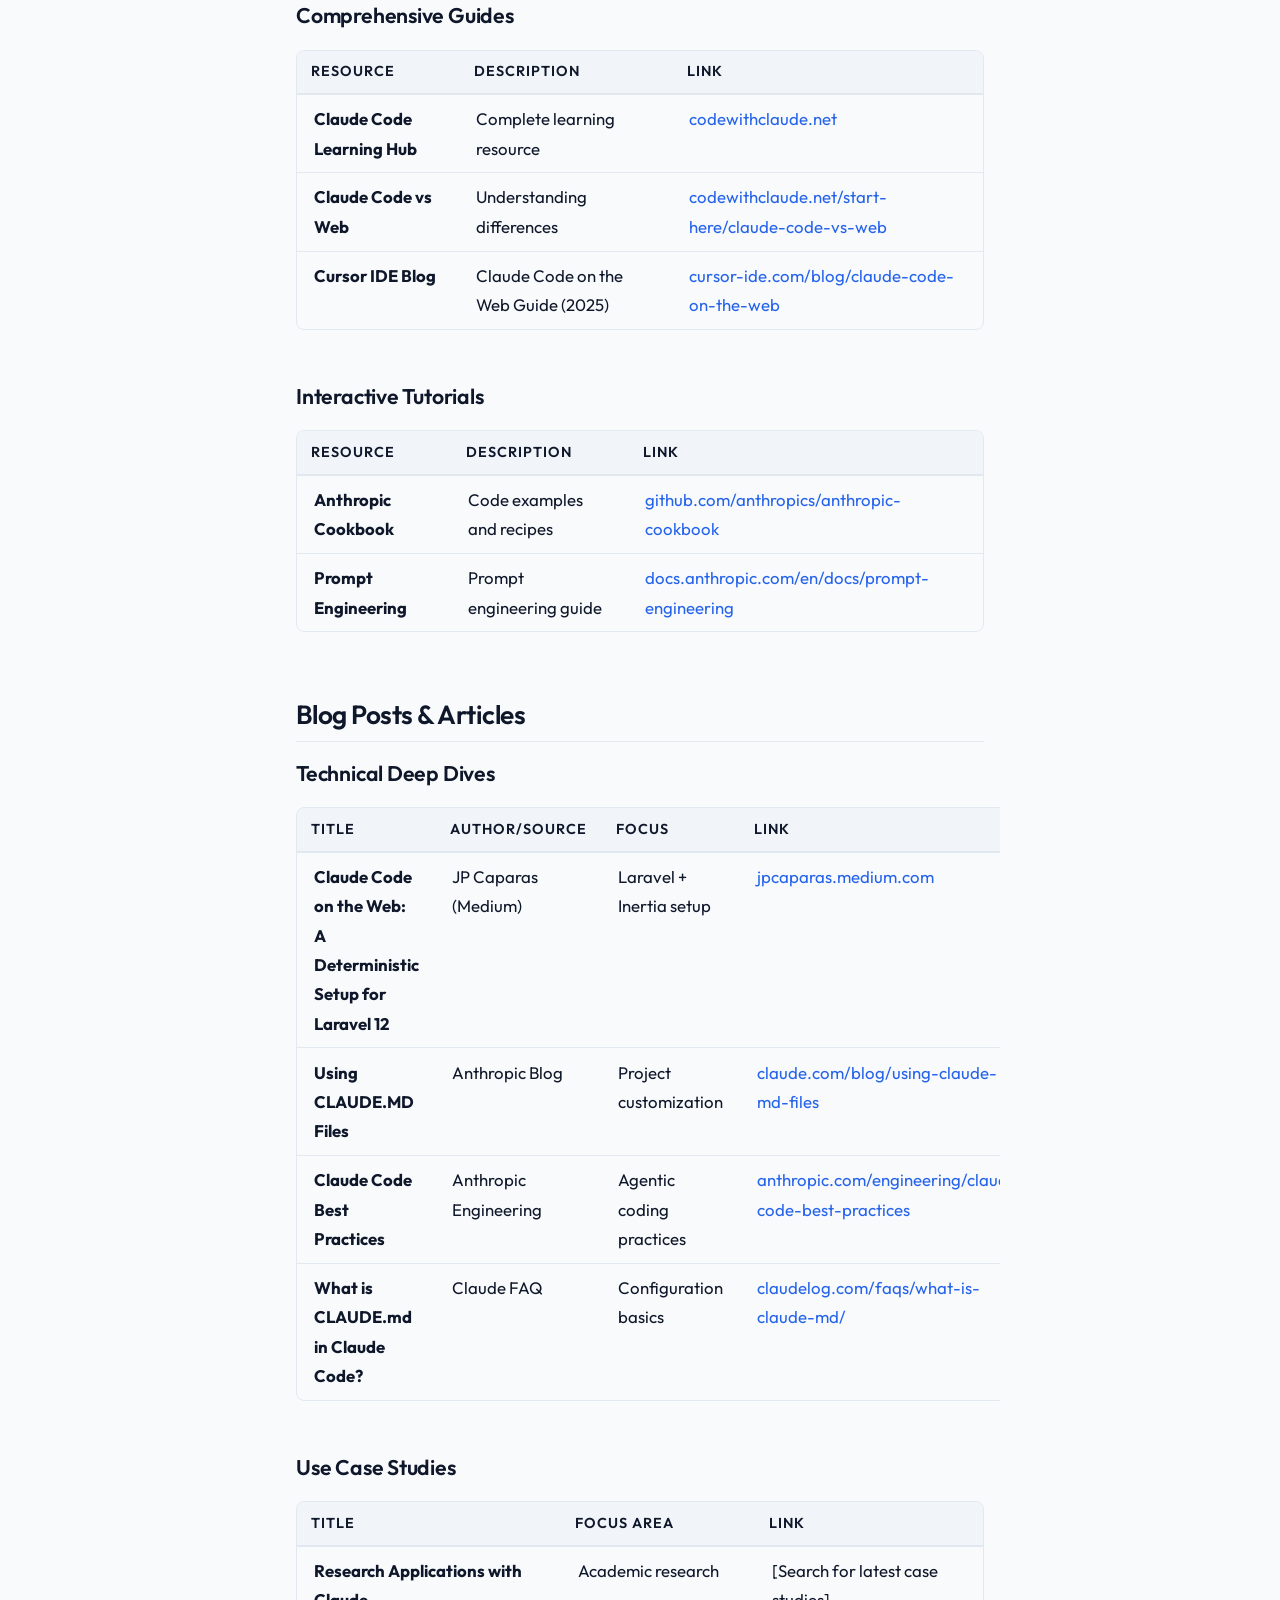
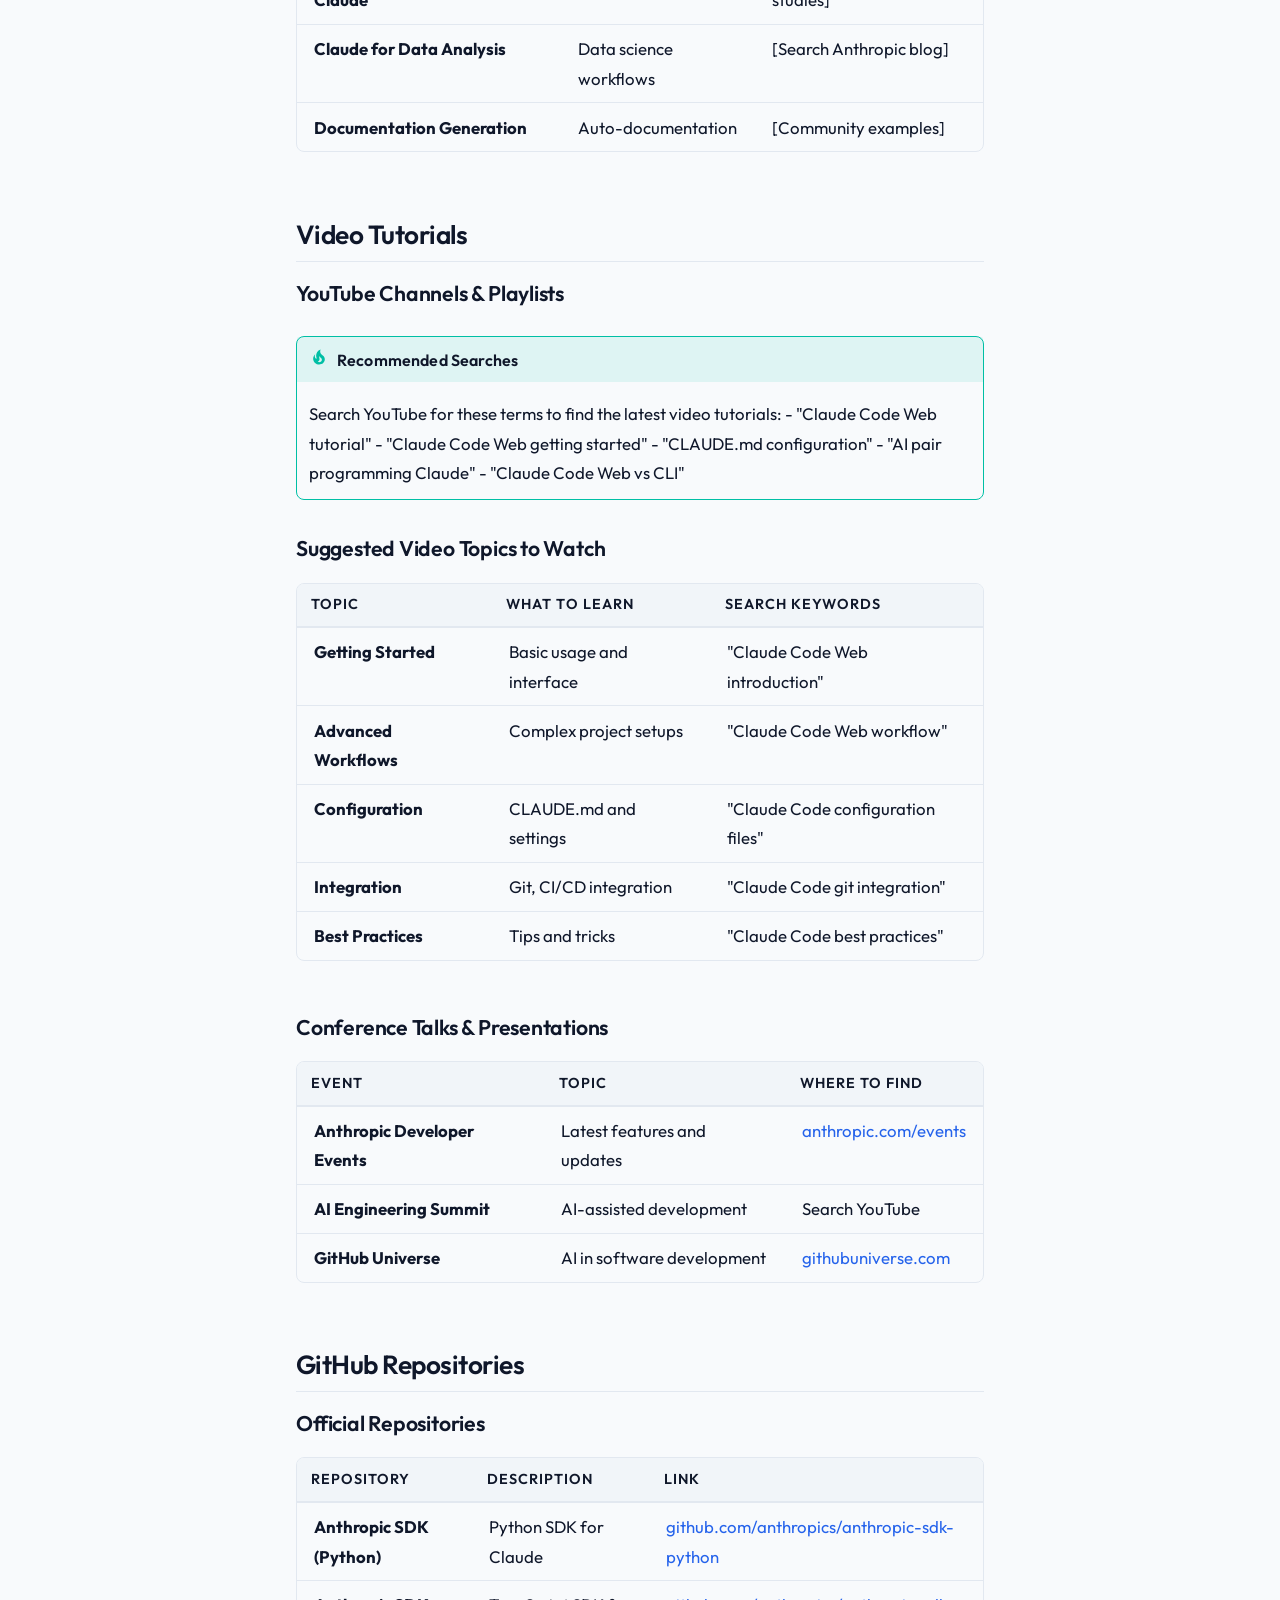
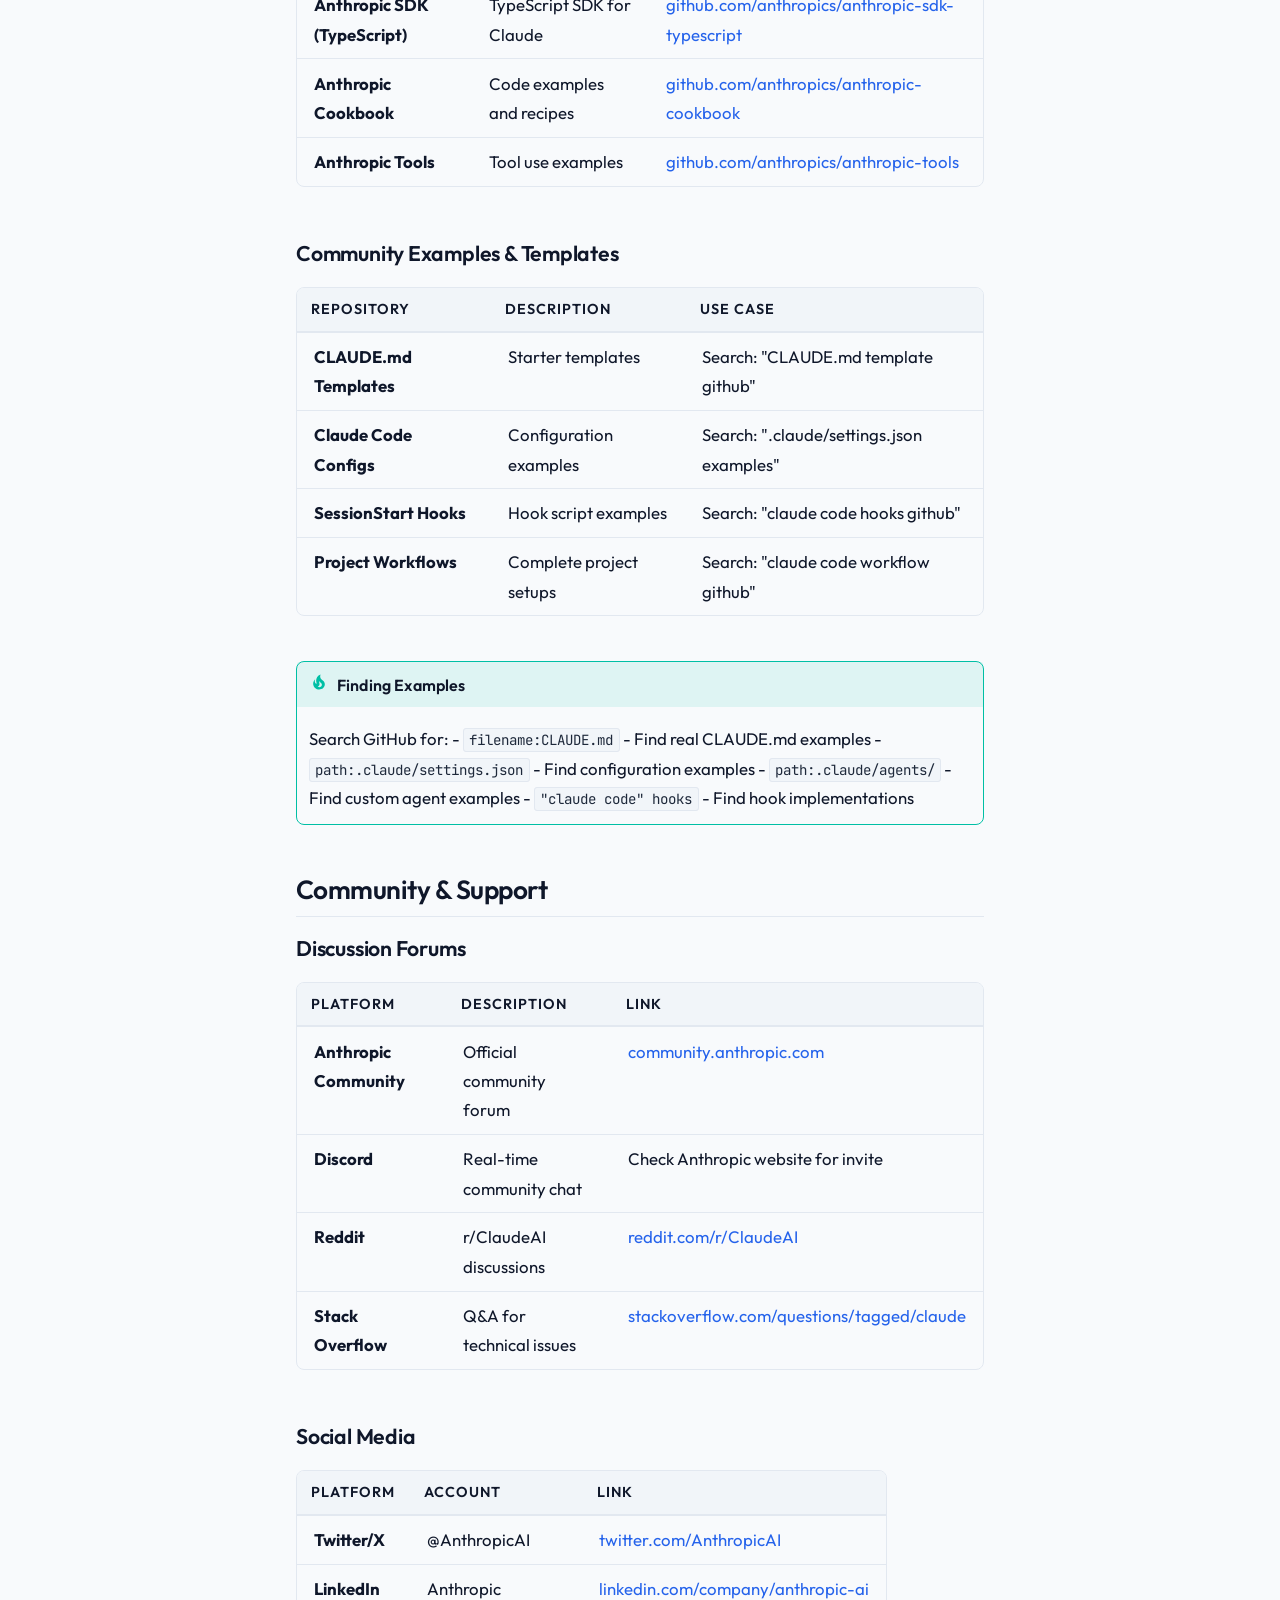
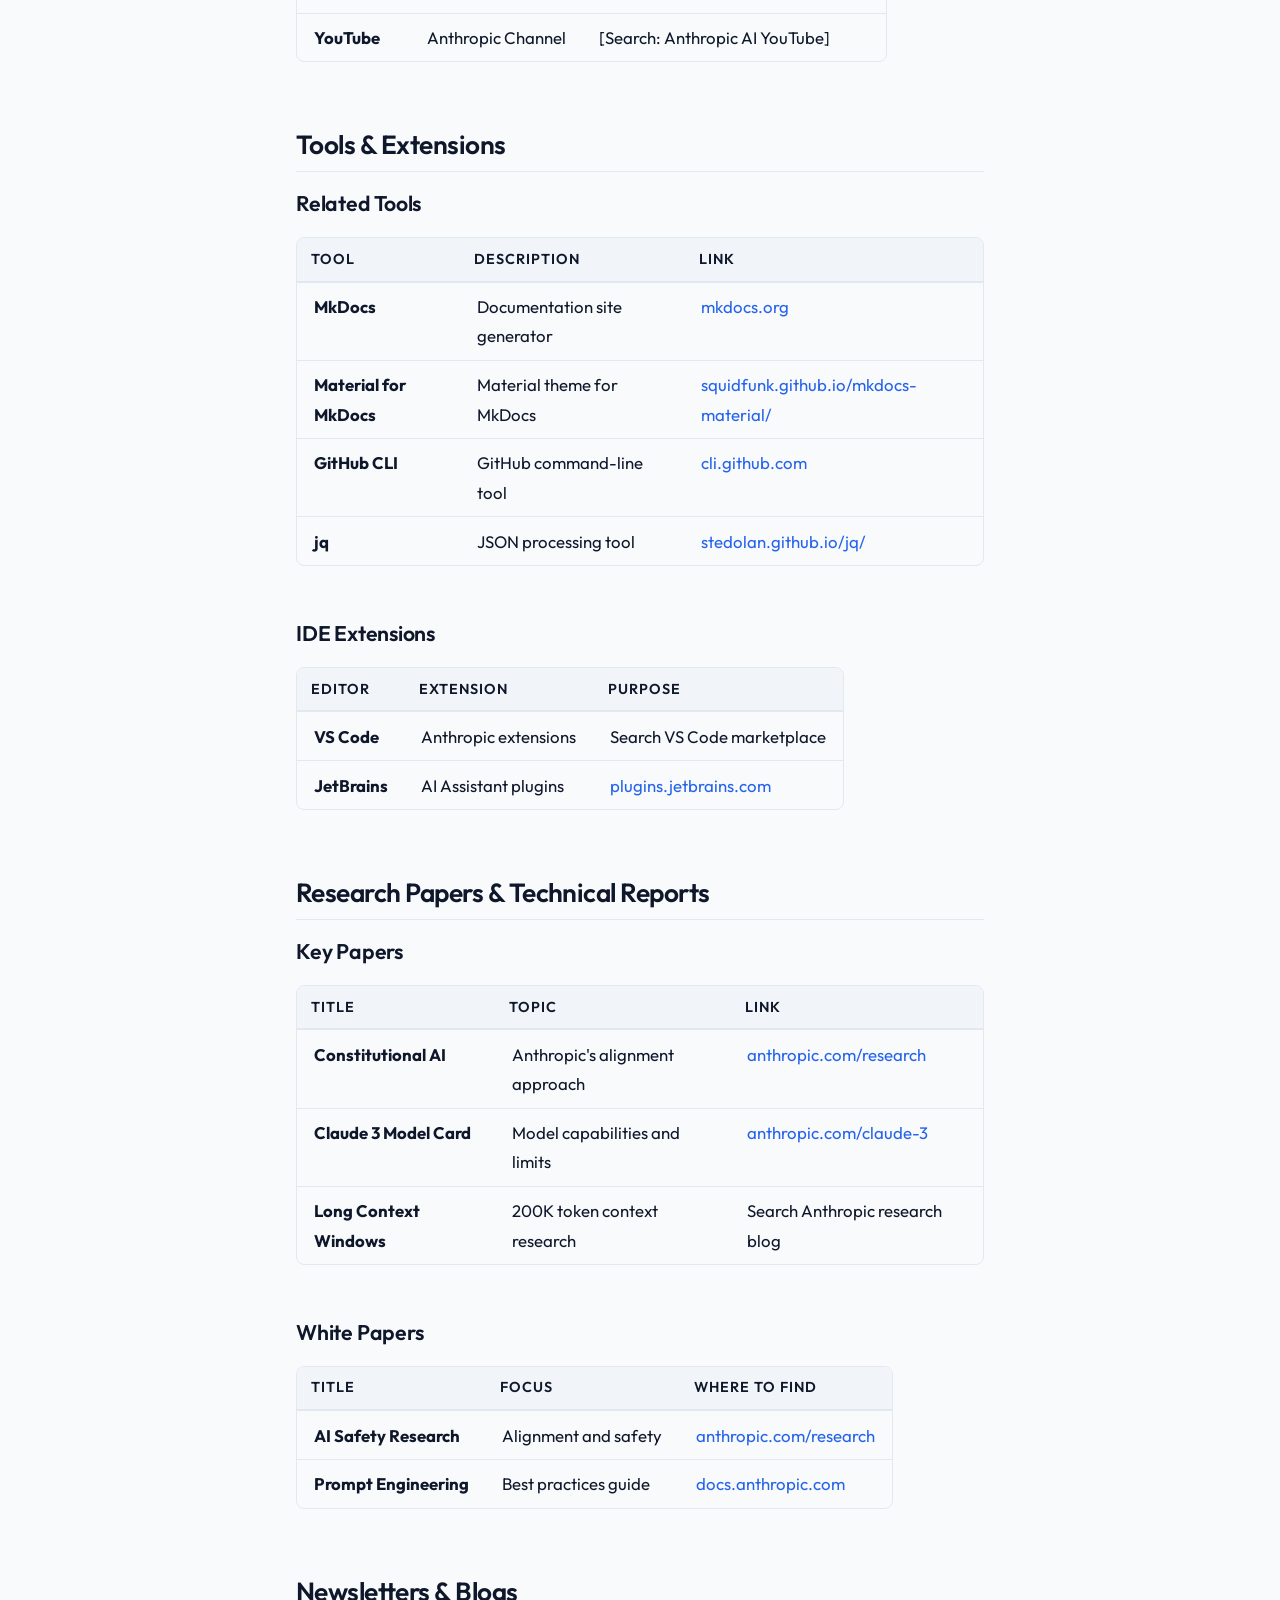
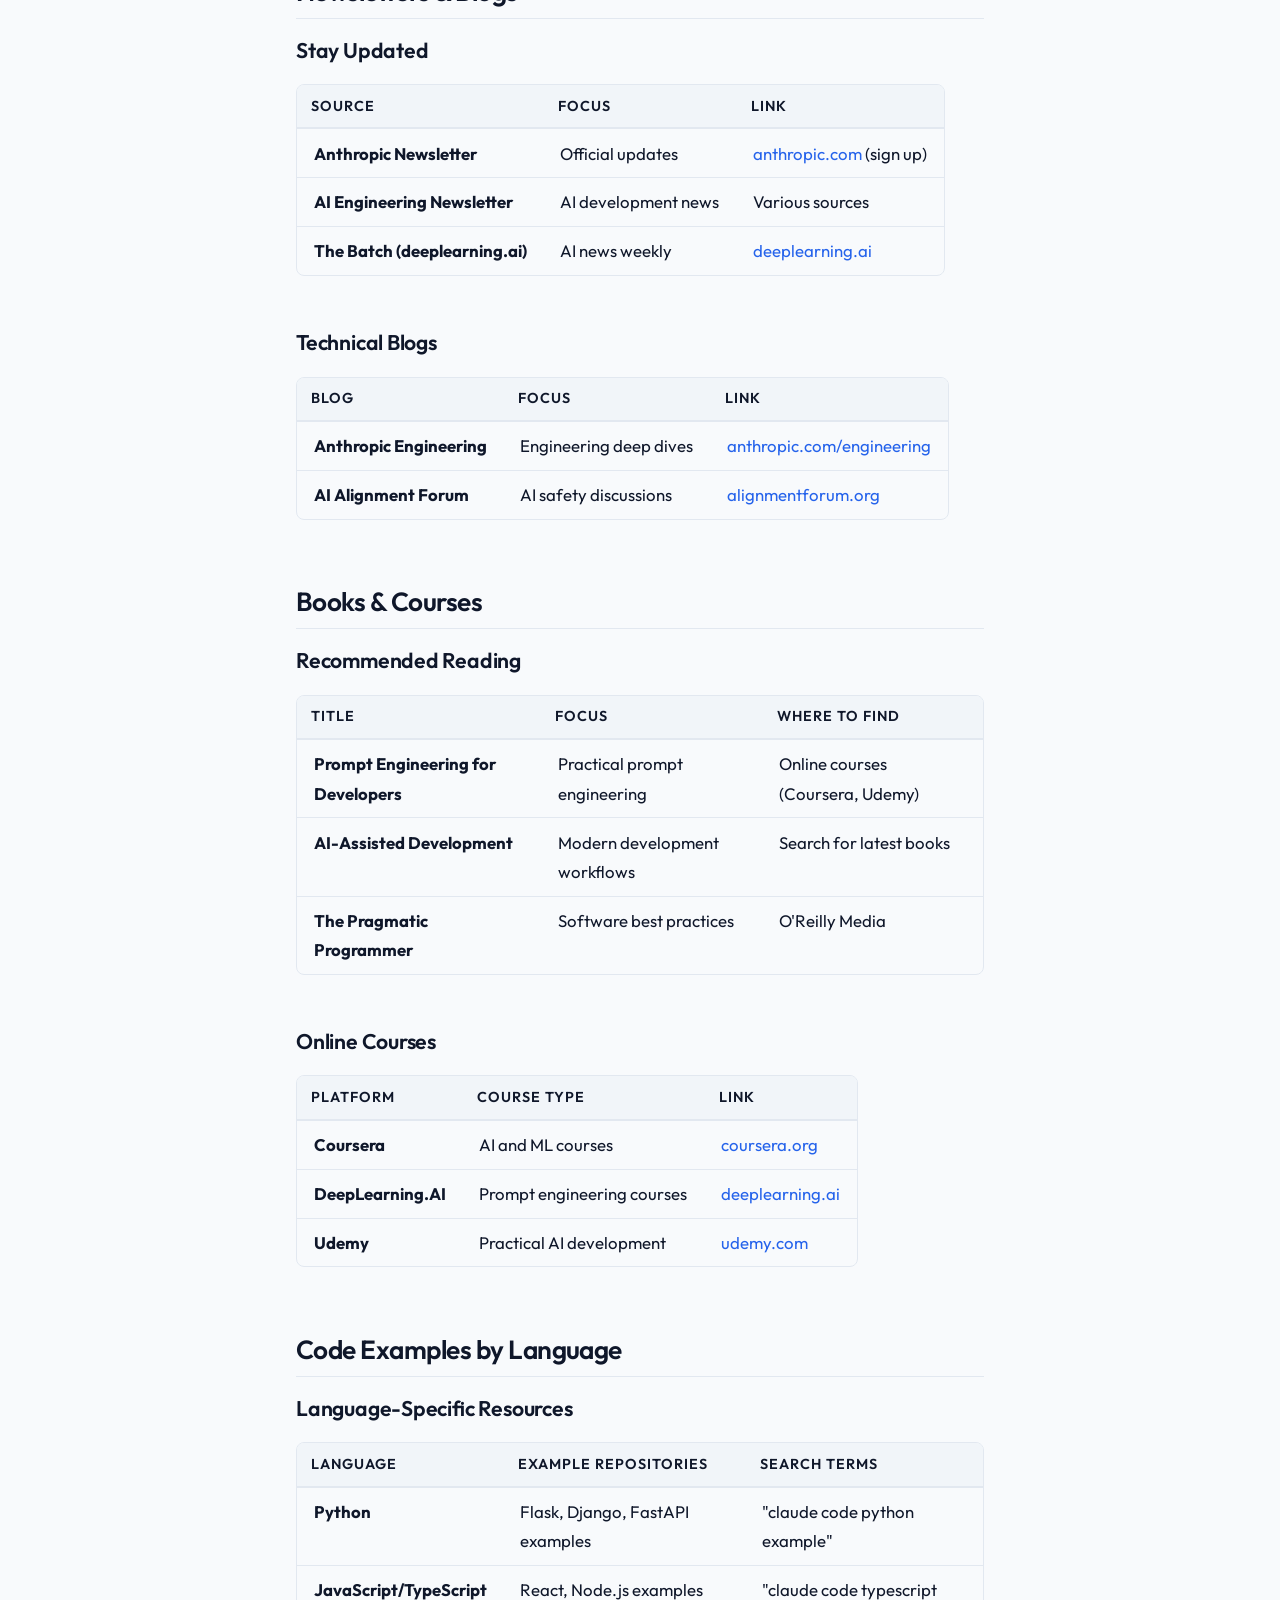
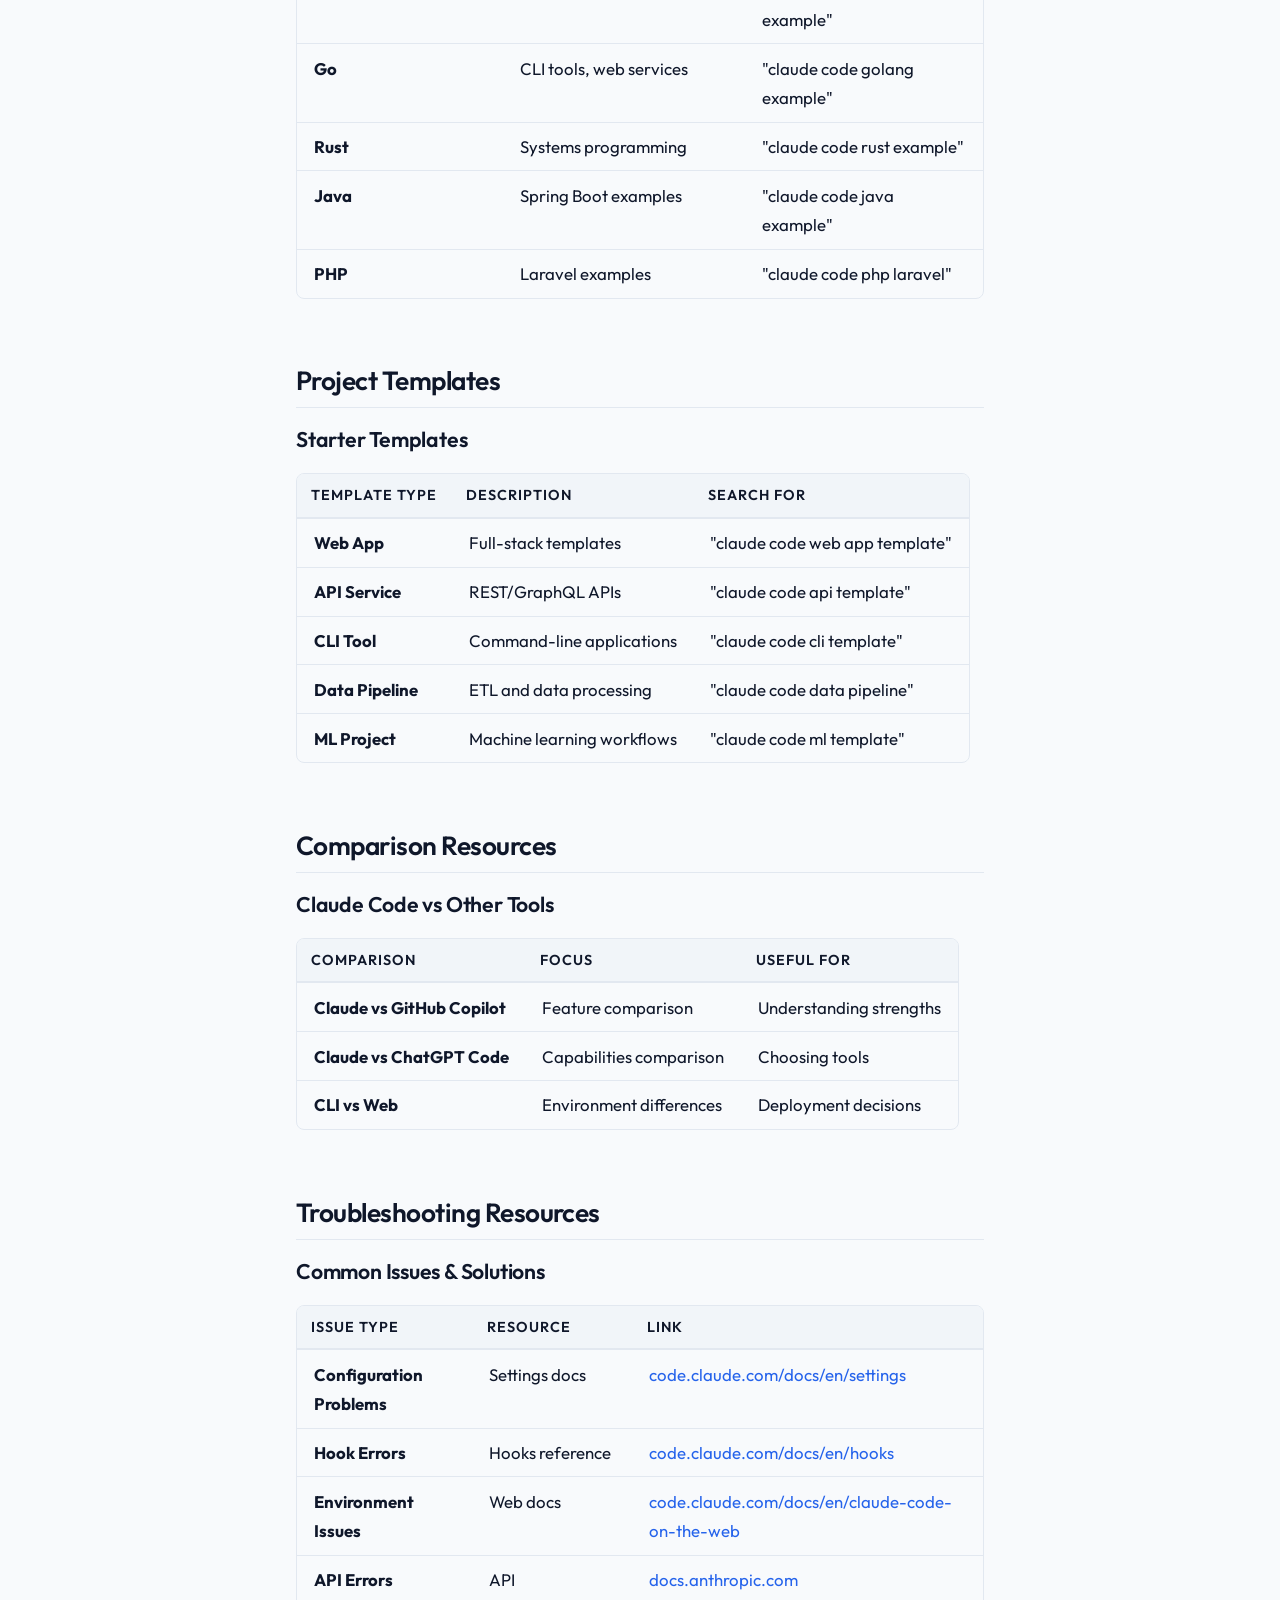
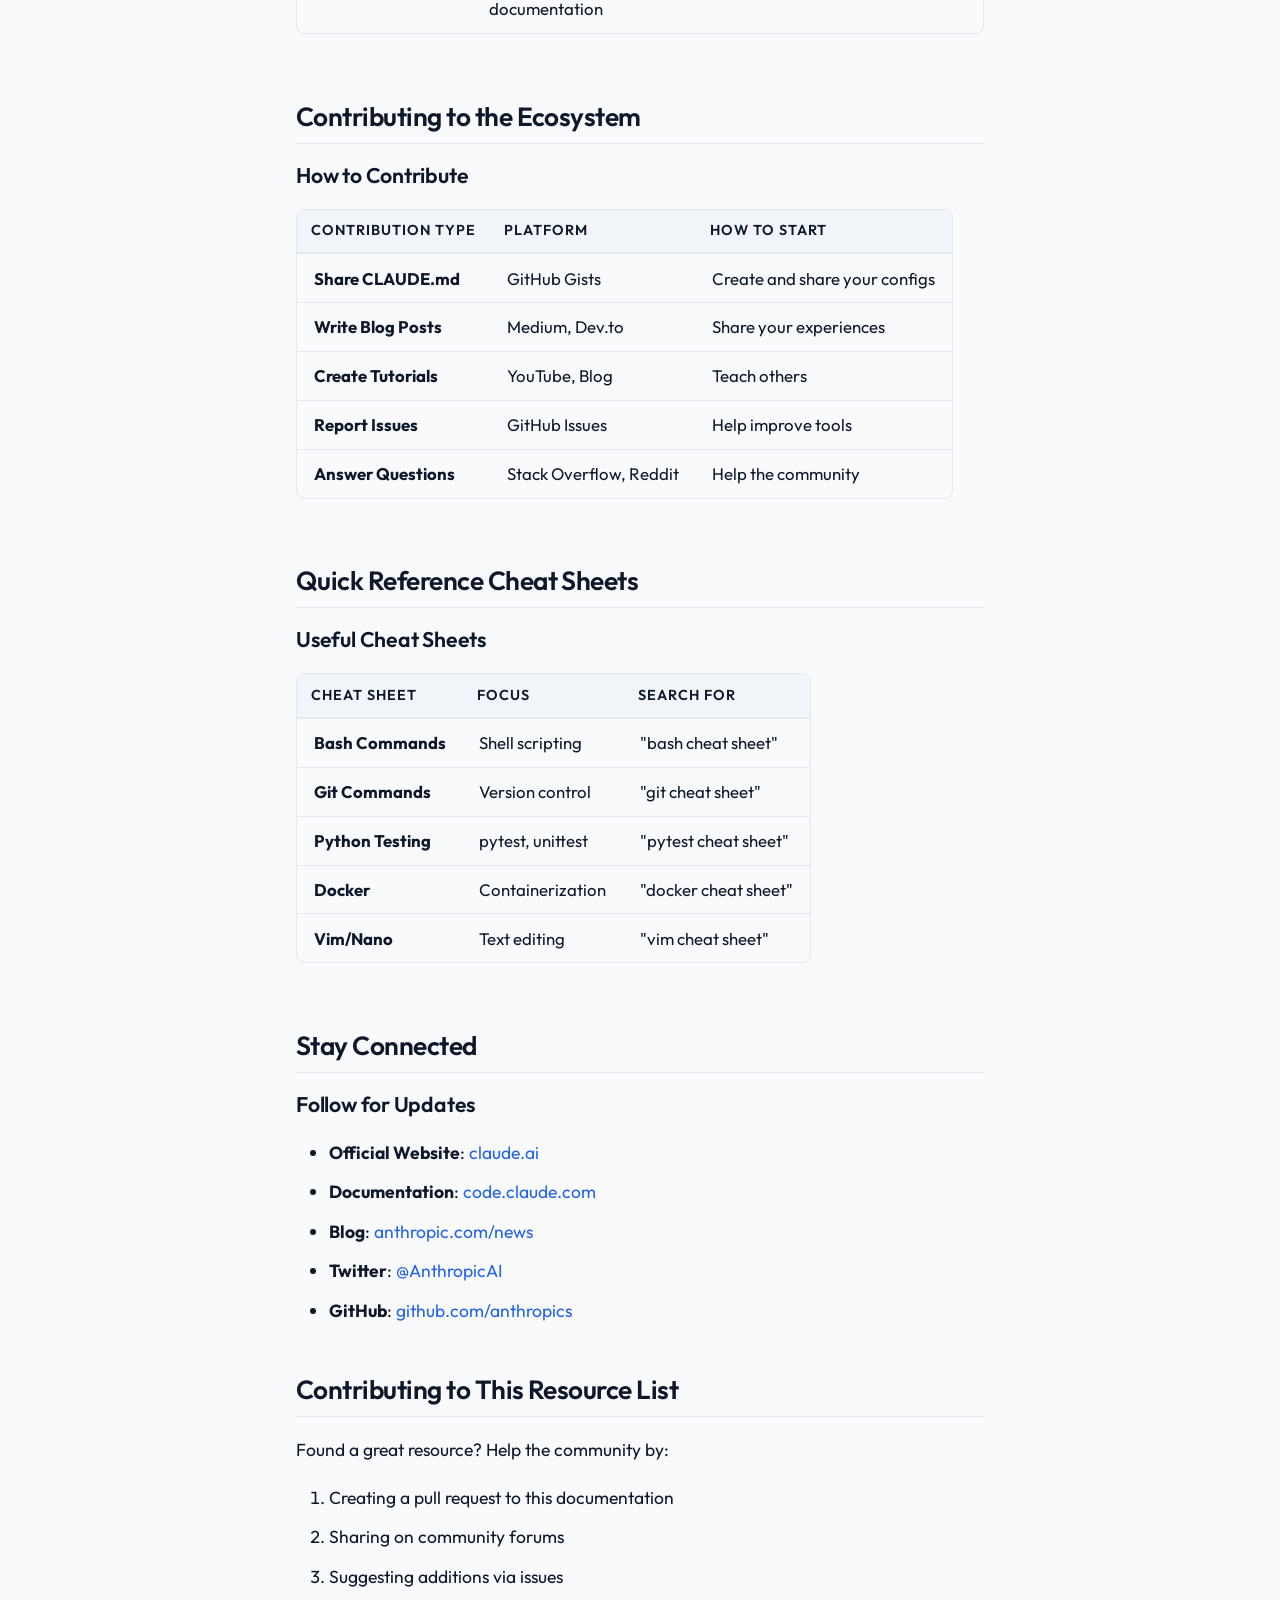
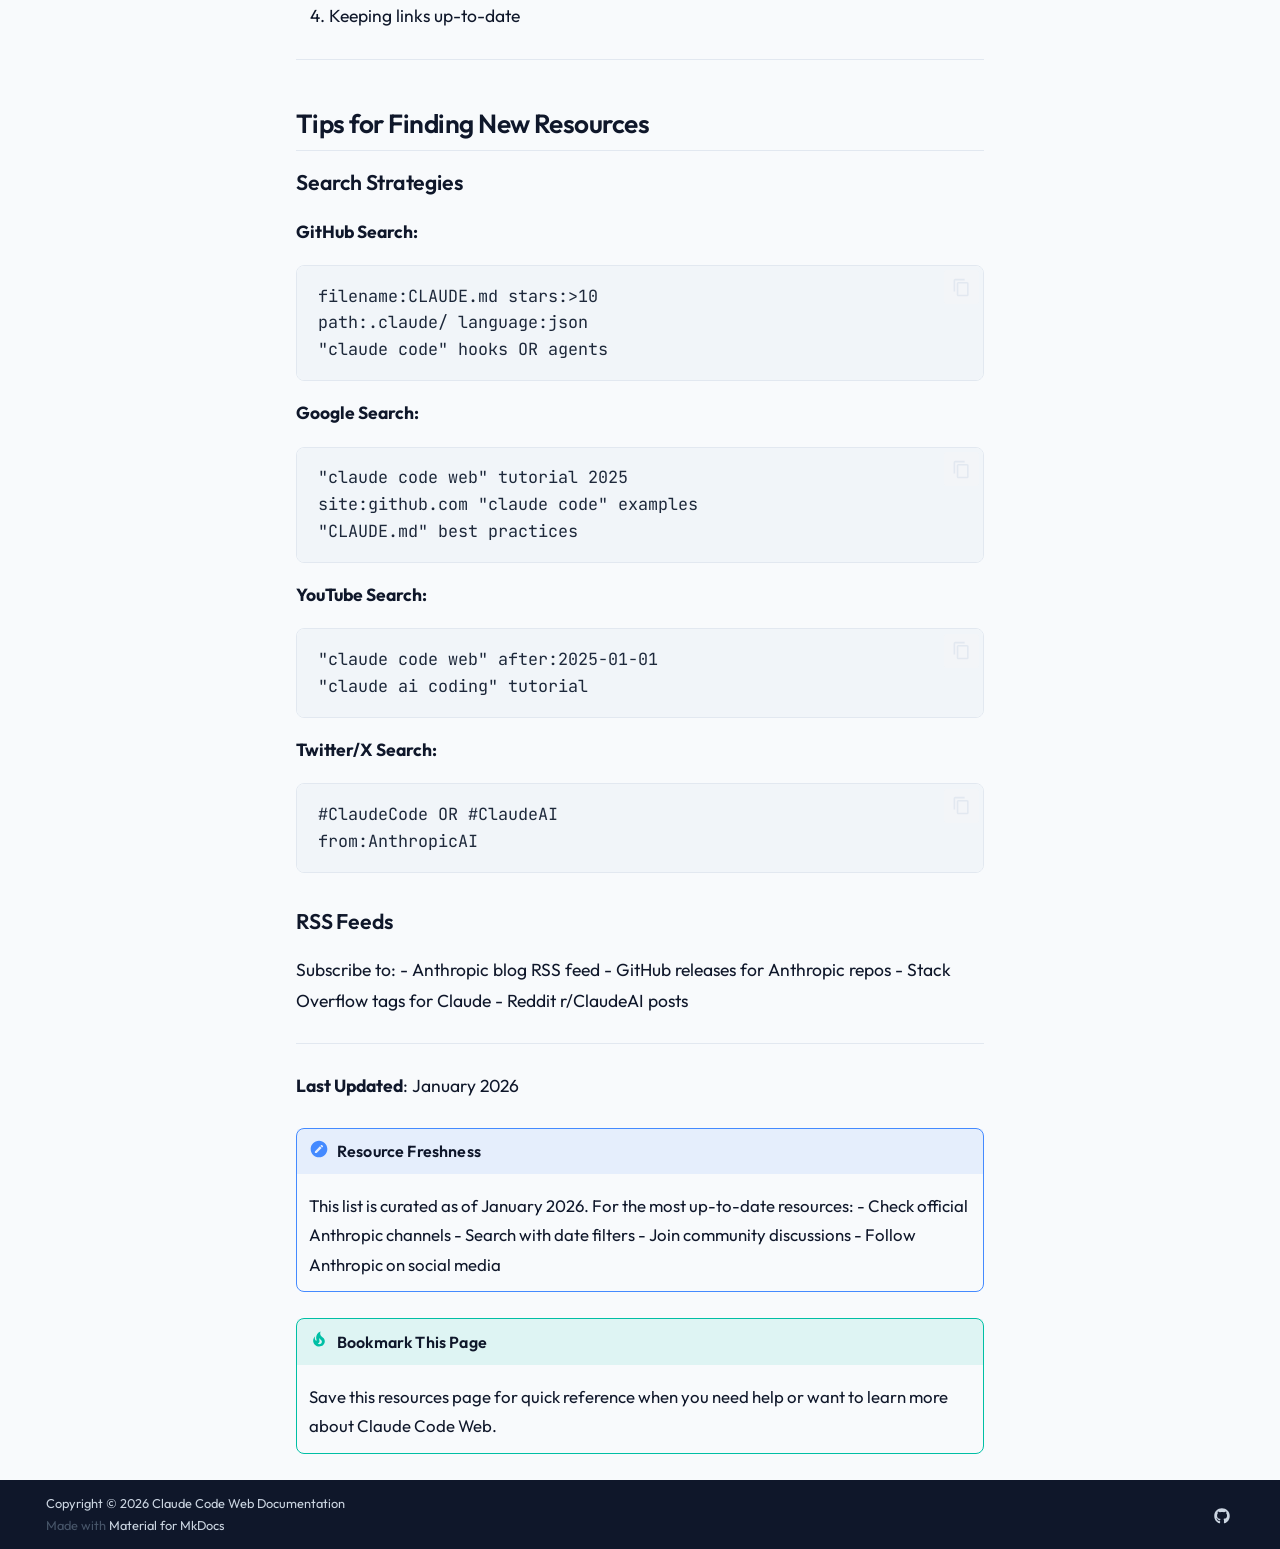
<file: resources/index.html>
<!doctype html>
<html lang="en" class="no-js">
  <head>
    
      <meta charset="utf-8">
      <meta name="viewport" content="width=device-width,initial-scale=1">
      
        <meta name="description" content="Comprehensive documentation for Claude Code Web - AI-powered coding assistant">
      
      
        <meta name="author" content="Claude Code Team">
      
      
        <link rel="canonical" href="https://apomonosi.github.io/webclaude/resources/">
      
      
        <link rel="prev" href="../advanced-usage/">
      
      
      
        
      
      
      <link rel="icon" href="../assets/images/favicon.png">
      <meta name="generator" content="mkdocs-1.6.1, mkdocs-material-9.7.6">
    
    
      
        <title>External Links - Claude Code Web Documentation</title>
      
    
    
      <link rel="stylesheet" href="../assets/stylesheets/main.484c7ddc.min.css">
      
        
        <link rel="stylesheet" href="../assets/stylesheets/palette.ab4e12ef.min.css">
      
      


    
    
      
    
    
      
        
        
        <link rel="preconnect" href="https://fonts.gstatic.com" crossorigin>
        <link rel="stylesheet" href="https://fonts.googleapis.com/css?family=Outfit:300,300i,400,400i,700,700i%7CJetBrains+Mono:400,400i,700,700i&display=fallback">
        <style>:root{--md-text-font:"Outfit";--md-code-font:"JetBrains Mono"}</style>
      
    
    
      <link rel="stylesheet" href="../stylesheets/extra.css">
    
    <script>__md_scope=new URL("..",location),__md_hash=e=>[...e].reduce(((e,_)=>(e<<5)-e+_.charCodeAt(0)),0),__md_get=(e,_=localStorage,t=__md_scope)=>JSON.parse(_.getItem(t.pathname+"."+e)),__md_set=(e,_,t=localStorage,a=__md_scope)=>{try{t.setItem(a.pathname+"."+e,JSON.stringify(_))}catch(e){}}</script>
    
      

    
    
  </head>
  
  
    
    
      
    
    
    
    
    <body dir="ltr" data-md-color-scheme="default" data-md-color-primary="blue" data-md-color-accent="blue">
  
    
    <input class="md-toggle" data-md-toggle="drawer" type="checkbox" id="__drawer" autocomplete="off">
    <input class="md-toggle" data-md-toggle="search" type="checkbox" id="__search" autocomplete="off">
    <label class="md-overlay" for="__drawer"></label>
    <div data-md-component="skip">
      
        
        <a href="#resources-and-external-links" class="md-skip">
          Skip to content
        </a>
      
    </div>
    <div data-md-component="announce">
      
    </div>
    
    
      

  

<header class="md-header md-header--shadow md-header--lifted" data-md-component="header">
  <nav class="md-header__inner md-grid" aria-label="Header">
    <a href=".." title="Claude Code Web Documentation" class="md-header__button md-logo" aria-label="Claude Code Web Documentation" data-md-component="logo">
      
  
  <svg xmlns="http://www.w3.org/2000/svg" viewBox="0 0 24 24"><path d="M12 8a3 3 0 0 0 3-3 3 3 0 0 0-3-3 3 3 0 0 0-3 3 3 3 0 0 0 3 3m0 3.54C9.64 9.35 6.5 8 3 8v11c3.5 0 6.64 1.35 9 3.54 2.36-2.19 5.5-3.54 9-3.54V8c-3.5 0-6.64 1.35-9 3.54"/></svg>

    </a>
    <label class="md-header__button md-icon" for="__drawer">
      
      <svg xmlns="http://www.w3.org/2000/svg" viewBox="0 0 24 24"><path d="M3 6h18v2H3zm0 5h18v2H3zm0 5h18v2H3z"/></svg>
    </label>
    <div class="md-header__title" data-md-component="header-title">
      <div class="md-header__ellipsis">
        <div class="md-header__topic">
          <span class="md-ellipsis">
            Claude Code Web Documentation
          </span>
        </div>
        <div class="md-header__topic" data-md-component="header-topic">
          <span class="md-ellipsis">
            
              External Links
            
          </span>
        </div>
      </div>
    </div>
    
      
        <form class="md-header__option" data-md-component="palette">
  
    
    
    
    <input class="md-option" data-md-color-media="" data-md-color-scheme="default" data-md-color-primary="blue" data-md-color-accent="blue"  aria-label="Switch to dark mode"  type="radio" name="__palette" id="__palette_0">
    
      <label class="md-header__button md-icon" title="Switch to dark mode" for="__palette_1" hidden>
        <svg xmlns="http://www.w3.org/2000/svg" viewBox="0 0 24 24"><path d="M12 8a4 4 0 0 0-4 4 4 4 0 0 0 4 4 4 4 0 0 0 4-4 4 4 0 0 0-4-4m0 10a6 6 0 0 1-6-6 6 6 0 0 1 6-6 6 6 0 0 1 6 6 6 6 0 0 1-6 6m8-9.31V4h-4.69L12 .69 8.69 4H4v4.69L.69 12 4 15.31V20h4.69L12 23.31 15.31 20H20v-4.69L23.31 12z"/></svg>
      </label>
    
  
    
    
    
    <input class="md-option" data-md-color-media="" data-md-color-scheme="slate" data-md-color-primary="blue" data-md-color-accent="blue"  aria-label="Switch to light mode"  type="radio" name="__palette" id="__palette_1">
    
      <label class="md-header__button md-icon" title="Switch to light mode" for="__palette_0" hidden>
        <svg xmlns="http://www.w3.org/2000/svg" viewBox="0 0 24 24"><path d="M12 18c-.89 0-1.74-.2-2.5-.55C11.56 16.5 13 14.42 13 12s-1.44-4.5-3.5-5.45C10.26 6.2 11.11 6 12 6a6 6 0 0 1 6 6 6 6 0 0 1-6 6m8-9.31V4h-4.69L12 .69 8.69 4H4v4.69L.69 12 4 15.31V20h4.69L12 23.31 15.31 20H20v-4.69L23.31 12z"/></svg>
      </label>
    
  
</form>
      
    
    
      <script>var palette=__md_get("__palette");if(palette&&palette.color){if("(prefers-color-scheme)"===palette.color.media){var media=matchMedia("(prefers-color-scheme: light)"),input=document.querySelector(media.matches?"[data-md-color-media='(prefers-color-scheme: light)']":"[data-md-color-media='(prefers-color-scheme: dark)']");palette.color.media=input.getAttribute("data-md-color-media"),palette.color.scheme=input.getAttribute("data-md-color-scheme"),palette.color.primary=input.getAttribute("data-md-color-primary"),palette.color.accent=input.getAttribute("data-md-color-accent")}for(var[key,value]of Object.entries(palette.color))document.body.setAttribute("data-md-color-"+key,value)}</script>
    
    
    
      
      
        <label class="md-header__button md-icon" for="__search">
          
          <svg xmlns="http://www.w3.org/2000/svg" viewBox="0 0 24 24"><path d="M9.5 3A6.5 6.5 0 0 1 16 9.5c0 1.61-.59 3.09-1.56 4.23l.27.27h.79l5 5-1.5 1.5-5-5v-.79l-.27-.27A6.52 6.52 0 0 1 9.5 16 6.5 6.5 0 0 1 3 9.5 6.5 6.5 0 0 1 9.5 3m0 2C7 5 5 7 5 9.5S7 14 9.5 14 14 12 14 9.5 12 5 9.5 5"/></svg>
        </label>
        <div class="md-search" data-md-component="search" role="dialog">
  <label class="md-search__overlay" for="__search"></label>
  <div class="md-search__inner" role="search">
    <form class="md-search__form" name="search">
      <input type="text" class="md-search__input" name="query" aria-label="Search" placeholder="Search" autocapitalize="off" autocorrect="off" autocomplete="off" spellcheck="false" data-md-component="search-query" required>
      <label class="md-search__icon md-icon" for="__search">
        
        <svg xmlns="http://www.w3.org/2000/svg" viewBox="0 0 24 24"><path d="M9.5 3A6.5 6.5 0 0 1 16 9.5c0 1.61-.59 3.09-1.56 4.23l.27.27h.79l5 5-1.5 1.5-5-5v-.79l-.27-.27A6.52 6.52 0 0 1 9.5 16 6.5 6.5 0 0 1 3 9.5 6.5 6.5 0 0 1 9.5 3m0 2C7 5 5 7 5 9.5S7 14 9.5 14 14 12 14 9.5 12 5 9.5 5"/></svg>
        
        <svg xmlns="http://www.w3.org/2000/svg" viewBox="0 0 24 24"><path d="M20 11v2H8l5.5 5.5-1.42 1.42L4.16 12l7.92-7.92L13.5 5.5 8 11z"/></svg>
      </label>
      <nav class="md-search__options" aria-label="Search">
        
        <button type="reset" class="md-search__icon md-icon" title="Clear" aria-label="Clear" tabindex="-1">
          
          <svg xmlns="http://www.w3.org/2000/svg" viewBox="0 0 24 24"><path d="M19 6.41 17.59 5 12 10.59 6.41 5 5 6.41 10.59 12 5 17.59 6.41 19 12 13.41 17.59 19 19 17.59 13.41 12z"/></svg>
        </button>
      </nav>
      
        <div class="md-search__suggest" data-md-component="search-suggest"></div>
      
    </form>
    <div class="md-search__output">
      <div class="md-search__scrollwrap" tabindex="0" data-md-scrollfix>
        <div class="md-search-result" data-md-component="search-result">
          <div class="md-search-result__meta">
            Initializing search
          </div>
          <ol class="md-search-result__list" role="presentation"></ol>
        </div>
      </div>
    </div>
  </div>
</div>
      
    
    
      <div class="md-header__source">
        <a href="https://github.com/apomonosi/webclaude" title="Go to repository" class="md-source" data-md-component="source">
  <div class="md-source__icon md-icon">
    
    <svg xmlns="http://www.w3.org/2000/svg" viewBox="0 0 512 512"><!--! Font Awesome Free 7.1.0 by @fontawesome - https://fontawesome.com License - https://fontawesome.com/license/free (Icons: CC BY 4.0, Fonts: SIL OFL 1.1, Code: MIT License) Copyright 2025 Fonticons, Inc.--><path d="M173.9 397.4c0 2-2.3 3.6-5.2 3.6-3.3.3-5.6-1.3-5.6-3.6 0-2 2.3-3.6 5.2-3.6 3-.3 5.6 1.3 5.6 3.6m-31.1-4.5c-.7 2 1.3 4.3 4.3 4.9 2.6 1 5.6 0 6.2-2s-1.3-4.3-4.3-5.2c-2.6-.7-5.5.3-6.2 2.3m44.2-1.7c-2.9.7-4.9 2.6-4.6 4.9.3 2 2.9 3.3 5.9 2.6 2.9-.7 4.9-2.6 4.6-4.6-.3-1.9-3-3.2-5.9-2.9M252.8 8C114.1 8 8 113.3 8 252c0 110.9 69.8 205.8 169.5 239.2 12.8 2.3 17.3-5.6 17.3-12.1 0-6.2-.3-40.4-.3-61.4 0 0-70 15-84.7-29.8 0 0-11.4-29.1-27.8-36.6 0 0-22.9-15.7 1.6-15.4 0 0 24.9 2 38.6 25.8 21.9 38.6 58.6 27.5 72.9 20.9 2.3-16 8.8-27.1 16-33.7-55.9-6.2-112.3-14.3-112.3-110.5 0-27.5 7.6-41.3 23.6-58.9-2.6-6.5-11.1-33.3 2.6-67.9 20.9-6.5 69 27 69 27 20-5.6 41.5-8.5 62.8-8.5s42.8 2.9 62.8 8.5c0 0 48.1-33.6 69-27 13.7 34.7 5.2 61.4 2.6 67.9 16 17.7 25.8 31.5 25.8 58.9 0 96.5-58.9 104.2-114.8 110.5 9.2 7.9 17 22.9 17 46.4 0 33.7-.3 75.4-.3 83.6 0 6.5 4.6 14.4 17.3 12.1C436.2 457.8 504 362.9 504 252 504 113.3 391.5 8 252.8 8M105.2 352.9c-1.3 1-1 3.3.7 5.2 1.6 1.6 3.9 2.3 5.2 1 1.3-1 1-3.3-.7-5.2-1.6-1.6-3.9-2.3-5.2-1m-10.8-8.1c-.7 1.3.3 2.9 2.3 3.9 1.6 1 3.6.7 4.3-.7.7-1.3-.3-2.9-2.3-3.9-2-.6-3.6-.3-4.3.7m32.4 35.6c-1.6 1.3-1 4.3 1.3 6.2 2.3 2.3 5.2 2.6 6.5 1 1.3-1.3.7-4.3-1.3-6.2-2.2-2.3-5.2-2.6-6.5-1m-11.4-14.7c-1.6 1-1.6 3.6 0 5.9s4.3 3.3 5.6 2.3c1.6-1.3 1.6-3.9 0-6.2-1.4-2.3-4-3.3-5.6-2"/></svg>
  </div>
  <div class="md-source__repository">
    apomonosi/webclaude
  </div>
</a>
      </div>
    
  </nav>
  
    
      
<nav class="md-tabs" aria-label="Tabs" data-md-component="tabs">
  <div class="md-grid">
    <ul class="md-tabs__list">
      
        
  
  
  
  
    <li class="md-tabs__item">
      <a href=".." class="md-tabs__link">
        
  
  
    
  
  Home

      </a>
    </li>
  

      
        
  
  
  
  
    <li class="md-tabs__item">
      <a href="../introduction/" class="md-tabs__link">
        
  
  
    
  
  Introduction

      </a>
    </li>
  

      
        
  
  
  
  
    
    
      <li class="md-tabs__item">
        <a href="../getting-started/" class="md-tabs__link">
          
  
  
  Getting Started

        </a>
      </li>
    
  

      
        
  
  
  
  
    
    
      <li class="md-tabs__item">
        <a href="../configuration/" class="md-tabs__link">
          
  
  
  Configuration

        </a>
      </li>
    
  

      
        
  
  
  
  
    
    
      <li class="md-tabs__item">
        <a href="../effective-usage/" class="md-tabs__link">
          
  
  
  User Guide

        </a>
      </li>
    
  

      
        
  
  
  
  
    
    
      <li class="md-tabs__item">
        <a href="../research-use-cases/" class="md-tabs__link">
          
  
  
  Use Cases

        </a>
      </li>
    
  

      
        
  
  
  
  
    
    
      <li class="md-tabs__item">
        <a href="../advanced-usage/" class="md-tabs__link">
          
  
  
  Advanced

        </a>
      </li>
    
  

      
        
  
  
  
    
  
  
    
    
      <li class="md-tabs__item md-tabs__item--active">
        <a href="./" class="md-tabs__link">
          
  
  
  Resources

        </a>
      </li>
    
  

      
    </ul>
  </div>
</nav>
    
  
</header>
    
    <div class="md-container" data-md-component="container">
      
      
        
      
      <main class="md-main" data-md-component="main">
        <div class="md-main__inner md-grid">
          
            
              
              <div class="md-sidebar md-sidebar--primary" data-md-component="sidebar" data-md-type="navigation" >
                <div class="md-sidebar__scrollwrap">
                  <div class="md-sidebar__inner">
                    


  


<nav class="md-nav md-nav--primary md-nav--lifted" aria-label="Navigation" data-md-level="0">
  <label class="md-nav__title" for="__drawer">
    <a href=".." title="Claude Code Web Documentation" class="md-nav__button md-logo" aria-label="Claude Code Web Documentation" data-md-component="logo">
      
  
  <svg xmlns="http://www.w3.org/2000/svg" viewBox="0 0 24 24"><path d="M12 8a3 3 0 0 0 3-3 3 3 0 0 0-3-3 3 3 0 0 0-3 3 3 3 0 0 0 3 3m0 3.54C9.64 9.35 6.5 8 3 8v11c3.5 0 6.64 1.35 9 3.54 2.36-2.19 5.5-3.54 9-3.54V8c-3.5 0-6.64 1.35-9 3.54"/></svg>

    </a>
    Claude Code Web Documentation
  </label>
  
    <div class="md-nav__source">
      <a href="https://github.com/apomonosi/webclaude" title="Go to repository" class="md-source" data-md-component="source">
  <div class="md-source__icon md-icon">
    
    <svg xmlns="http://www.w3.org/2000/svg" viewBox="0 0 512 512"><!--! Font Awesome Free 7.1.0 by @fontawesome - https://fontawesome.com License - https://fontawesome.com/license/free (Icons: CC BY 4.0, Fonts: SIL OFL 1.1, Code: MIT License) Copyright 2025 Fonticons, Inc.--><path d="M173.9 397.4c0 2-2.3 3.6-5.2 3.6-3.3.3-5.6-1.3-5.6-3.6 0-2 2.3-3.6 5.2-3.6 3-.3 5.6 1.3 5.6 3.6m-31.1-4.5c-.7 2 1.3 4.3 4.3 4.9 2.6 1 5.6 0 6.2-2s-1.3-4.3-4.3-5.2c-2.6-.7-5.5.3-6.2 2.3m44.2-1.7c-2.9.7-4.9 2.6-4.6 4.9.3 2 2.9 3.3 5.9 2.6 2.9-.7 4.9-2.6 4.6-4.6-.3-1.9-3-3.2-5.9-2.9M252.8 8C114.1 8 8 113.3 8 252c0 110.9 69.8 205.8 169.5 239.2 12.8 2.3 17.3-5.6 17.3-12.1 0-6.2-.3-40.4-.3-61.4 0 0-70 15-84.7-29.8 0 0-11.4-29.1-27.8-36.6 0 0-22.9-15.7 1.6-15.4 0 0 24.9 2 38.6 25.8 21.9 38.6 58.6 27.5 72.9 20.9 2.3-16 8.8-27.1 16-33.7-55.9-6.2-112.3-14.3-112.3-110.5 0-27.5 7.6-41.3 23.6-58.9-2.6-6.5-11.1-33.3 2.6-67.9 20.9-6.5 69 27 69 27 20-5.6 41.5-8.5 62.8-8.5s42.8 2.9 62.8 8.5c0 0 48.1-33.6 69-27 13.7 34.7 5.2 61.4 2.6 67.9 16 17.7 25.8 31.5 25.8 58.9 0 96.5-58.9 104.2-114.8 110.5 9.2 7.9 17 22.9 17 46.4 0 33.7-.3 75.4-.3 83.6 0 6.5 4.6 14.4 17.3 12.1C436.2 457.8 504 362.9 504 252 504 113.3 391.5 8 252.8 8M105.2 352.9c-1.3 1-1 3.3.7 5.2 1.6 1.6 3.9 2.3 5.2 1 1.3-1 1-3.3-.7-5.2-1.6-1.6-3.9-2.3-5.2-1m-10.8-8.1c-.7 1.3.3 2.9 2.3 3.9 1.6 1 3.6.7 4.3-.7.7-1.3-.3-2.9-2.3-3.9-2-.6-3.6-.3-4.3.7m32.4 35.6c-1.6 1.3-1 4.3 1.3 6.2 2.3 2.3 5.2 2.6 6.5 1 1.3-1.3.7-4.3-1.3-6.2-2.2-2.3-5.2-2.6-6.5-1m-11.4-14.7c-1.6 1-1.6 3.6 0 5.9s4.3 3.3 5.6 2.3c1.6-1.3 1.6-3.9 0-6.2-1.4-2.3-4-3.3-5.6-2"/></svg>
  </div>
  <div class="md-source__repository">
    apomonosi/webclaude
  </div>
</a>
    </div>
  
  <ul class="md-nav__list" data-md-scrollfix>
    
      
      
  
  
  
  
    <li class="md-nav__item">
      <a href=".." class="md-nav__link">
        
  
  
  <span class="md-ellipsis">
    
  
    Home
  

    
  </span>
  
  

      </a>
    </li>
  

    
      
      
  
  
  
  
    <li class="md-nav__item">
      <a href="../introduction/" class="md-nav__link">
        
  
  
  <span class="md-ellipsis">
    
  
    Introduction
  

    
  </span>
  
  

      </a>
    </li>
  

    
      
      
  
  
  
  
    
    
    
    
      
      
        
      
    
    
    <li class="md-nav__item md-nav__item--nested">
      
        
        
          
        
        <input class="md-nav__toggle md-toggle md-toggle--indeterminate" type="checkbox" id="__nav_3" >
        
          
          <label class="md-nav__link" for="__nav_3" id="__nav_3_label" tabindex="0">
            
  
  
  <span class="md-ellipsis">
    
  
    Getting Started
  

    
  </span>
  
  

            <span class="md-nav__icon md-icon"></span>
          </label>
        
        <nav class="md-nav" data-md-level="1" aria-labelledby="__nav_3_label" aria-expanded="false">
          <label class="md-nav__title" for="__nav_3">
            <span class="md-nav__icon md-icon"></span>
            
  
    Getting Started
  

          </label>
          <ul class="md-nav__list" data-md-scrollfix>
            
              
                
  
  
  
  
    <li class="md-nav__item">
      <a href="../getting-started/" class="md-nav__link">
        
  
  
  <span class="md-ellipsis">
    
  
    Simple Demo
  

    
  </span>
  
  

      </a>
    </li>
  

              
            
          </ul>
        </nav>
      
    </li>
  

    
      
      
  
  
  
  
    
    
    
    
      
      
        
      
    
    
    <li class="md-nav__item md-nav__item--nested">
      
        
        
          
        
        <input class="md-nav__toggle md-toggle md-toggle--indeterminate" type="checkbox" id="__nav_4" >
        
          
          <label class="md-nav__link" for="__nav_4" id="__nav_4_label" tabindex="0">
            
  
  
  <span class="md-ellipsis">
    
  
    Configuration
  

    
  </span>
  
  

            <span class="md-nav__icon md-icon"></span>
          </label>
        
        <nav class="md-nav" data-md-level="1" aria-labelledby="__nav_4_label" aria-expanded="false">
          <label class="md-nav__title" for="__nav_4">
            <span class="md-nav__icon md-icon"></span>
            
  
    Configuration
  

          </label>
          <ul class="md-nav__list" data-md-scrollfix>
            
              
                
  
  
  
  
    <li class="md-nav__item">
      <a href="../configuration/" class="md-nav__link">
        
  
  
  <span class="md-ellipsis">
    
  
    Configuration Files
  

    
  </span>
  
  

      </a>
    </li>
  

              
            
          </ul>
        </nav>
      
    </li>
  

    
      
      
  
  
  
  
    
    
    
    
      
      
        
      
    
    
    <li class="md-nav__item md-nav__item--nested">
      
        
        
          
        
        <input class="md-nav__toggle md-toggle md-toggle--indeterminate" type="checkbox" id="__nav_5" >
        
          
          <label class="md-nav__link" for="__nav_5" id="__nav_5_label" tabindex="0">
            
  
  
  <span class="md-ellipsis">
    
  
    User Guide
  

    
  </span>
  
  

            <span class="md-nav__icon md-icon"></span>
          </label>
        
        <nav class="md-nav" data-md-level="1" aria-labelledby="__nav_5_label" aria-expanded="false">
          <label class="md-nav__title" for="__nav_5">
            <span class="md-nav__icon md-icon"></span>
            
  
    User Guide
  

          </label>
          <ul class="md-nav__list" data-md-scrollfix>
            
              
                
  
  
  
  
    <li class="md-nav__item">
      <a href="../effective-usage/" class="md-nav__link">
        
  
  
  <span class="md-ellipsis">
    
  
    Effective Usage
  

    
  </span>
  
  

      </a>
    </li>
  

              
            
              
                
  
  
  
  
    <li class="md-nav__item">
      <a href="../best-practices/" class="md-nav__link">
        
  
  
  <span class="md-ellipsis">
    
  
    Best Practices
  

    
  </span>
  
  

      </a>
    </li>
  

              
            
          </ul>
        </nav>
      
    </li>
  

    
      
      
  
  
  
  
    
    
    
    
      
      
        
      
    
    
    <li class="md-nav__item md-nav__item--nested">
      
        
        
          
        
        <input class="md-nav__toggle md-toggle md-toggle--indeterminate" type="checkbox" id="__nav_6" >
        
          
          <label class="md-nav__link" for="__nav_6" id="__nav_6_label" tabindex="0">
            
  
  
  <span class="md-ellipsis">
    
  
    Use Cases
  

    
  </span>
  
  

            <span class="md-nav__icon md-icon"></span>
          </label>
        
        <nav class="md-nav" data-md-level="1" aria-labelledby="__nav_6_label" aria-expanded="false">
          <label class="md-nav__title" for="__nav_6">
            <span class="md-nav__icon md-icon"></span>
            
  
    Use Cases
  

          </label>
          <ul class="md-nav__list" data-md-scrollfix>
            
              
                
  
  
  
  
    <li class="md-nav__item">
      <a href="../research-use-cases/" class="md-nav__link">
        
  
  
  <span class="md-ellipsis">
    
  
    Research Applications
  

    
  </span>
  
  

      </a>
    </li>
  

              
            
              
                
  
  
  
  
    <li class="md-nav__item">
      <a href="../non-code-examples/" class="md-nav__link">
        
  
  
  <span class="md-ellipsis">
    
  
    Non-Code Examples
  

    
  </span>
  
  

      </a>
    </li>
  

              
            
          </ul>
        </nav>
      
    </li>
  

    
      
      
  
  
  
  
    
    
    
    
      
      
        
      
    
    
    <li class="md-nav__item md-nav__item--nested">
      
        
        
          
        
        <input class="md-nav__toggle md-toggle md-toggle--indeterminate" type="checkbox" id="__nav_7" >
        
          
          <label class="md-nav__link" for="__nav_7" id="__nav_7_label" tabindex="0">
            
  
  
  <span class="md-ellipsis">
    
  
    Advanced
  

    
  </span>
  
  

            <span class="md-nav__icon md-icon"></span>
          </label>
        
        <nav class="md-nav" data-md-level="1" aria-labelledby="__nav_7_label" aria-expanded="false">
          <label class="md-nav__title" for="__nav_7">
            <span class="md-nav__icon md-icon"></span>
            
  
    Advanced
  

          </label>
          <ul class="md-nav__list" data-md-scrollfix>
            
              
                
  
  
  
  
    <li class="md-nav__item">
      <a href="../advanced-usage/" class="md-nav__link">
        
  
  
  <span class="md-ellipsis">
    
  
    Advanced Usage
  

    
  </span>
  
  

      </a>
    </li>
  

              
            
          </ul>
        </nav>
      
    </li>
  

    
      
      
  
  
    
  
  
  
    
    
    
    
      
        
        
      
      
        
      
    
    
    <li class="md-nav__item md-nav__item--active md-nav__item--section md-nav__item--nested">
      
        
        
        <input class="md-nav__toggle md-toggle " type="checkbox" id="__nav_8" checked>
        
          
          <label class="md-nav__link" for="__nav_8" id="__nav_8_label" tabindex="">
            
  
  
  <span class="md-ellipsis">
    
  
    Resources
  

    
  </span>
  
  

            <span class="md-nav__icon md-icon"></span>
          </label>
        
        <nav class="md-nav" data-md-level="1" aria-labelledby="__nav_8_label" aria-expanded="true">
          <label class="md-nav__title" for="__nav_8">
            <span class="md-nav__icon md-icon"></span>
            
  
    Resources
  

          </label>
          <ul class="md-nav__list" data-md-scrollfix>
            
              
                
  
  
    
  
  
  
    <li class="md-nav__item md-nav__item--active">
      
      <input class="md-nav__toggle md-toggle" type="checkbox" id="__toc">
      
      
        
      
      
        <label class="md-nav__link md-nav__link--active" for="__toc">
          
  
  
  <span class="md-ellipsis">
    
  
    External Links
  

    
  </span>
  
  

          <span class="md-nav__icon md-icon"></span>
        </label>
      
      <a href="./" class="md-nav__link md-nav__link--active">
        
  
  
  <span class="md-ellipsis">
    
  
    External Links
  

    
  </span>
  
  

      </a>
      
        

<nav class="md-nav md-nav--secondary" aria-label="Table of contents">
  
  
  
    
  
  
    <label class="md-nav__title" for="__toc">
      <span class="md-nav__icon md-icon"></span>
      Table of contents
    </label>
    <ul class="md-nav__list" data-md-component="toc" data-md-scrollfix>
      
        <li class="md-nav__item">
  <a href="#official-documentation" class="md-nav__link">
    <span class="md-ellipsis">
      
        Official Documentation
      
    </span>
  </a>
  
    <nav class="md-nav" aria-label="Official Documentation">
      <ul class="md-nav__list">
        
          <li class="md-nav__item">
  <a href="#anthropic-claude-code-documentation" class="md-nav__link">
    <span class="md-ellipsis">
      
        Anthropic &amp; Claude Code Documentation
      
    </span>
  </a>
  
</li>
        
          <li class="md-nav__item">
  <a href="#configuration-files" class="md-nav__link">
    <span class="md-ellipsis">
      
        Configuration Files
      
    </span>
  </a>
  
</li>
        
      </ul>
    </nav>
  
</li>
      
        <li class="md-nav__item">
  <a href="#learning-platforms-tutorials" class="md-nav__link">
    <span class="md-ellipsis">
      
        Learning Platforms &amp; Tutorials
      
    </span>
  </a>
  
    <nav class="md-nav" aria-label="Learning Platforms &amp; Tutorials">
      <ul class="md-nav__list">
        
          <li class="md-nav__item">
  <a href="#comprehensive-guides" class="md-nav__link">
    <span class="md-ellipsis">
      
        Comprehensive Guides
      
    </span>
  </a>
  
</li>
        
          <li class="md-nav__item">
  <a href="#interactive-tutorials" class="md-nav__link">
    <span class="md-ellipsis">
      
        Interactive Tutorials
      
    </span>
  </a>
  
</li>
        
      </ul>
    </nav>
  
</li>
      
        <li class="md-nav__item">
  <a href="#blog-posts-articles" class="md-nav__link">
    <span class="md-ellipsis">
      
        Blog Posts &amp; Articles
      
    </span>
  </a>
  
    <nav class="md-nav" aria-label="Blog Posts &amp; Articles">
      <ul class="md-nav__list">
        
          <li class="md-nav__item">
  <a href="#technical-deep-dives" class="md-nav__link">
    <span class="md-ellipsis">
      
        Technical Deep Dives
      
    </span>
  </a>
  
</li>
        
          <li class="md-nav__item">
  <a href="#use-case-studies" class="md-nav__link">
    <span class="md-ellipsis">
      
        Use Case Studies
      
    </span>
  </a>
  
</li>
        
      </ul>
    </nav>
  
</li>
      
        <li class="md-nav__item">
  <a href="#video-tutorials" class="md-nav__link">
    <span class="md-ellipsis">
      
        Video Tutorials
      
    </span>
  </a>
  
    <nav class="md-nav" aria-label="Video Tutorials">
      <ul class="md-nav__list">
        
          <li class="md-nav__item">
  <a href="#youtube-channels-playlists" class="md-nav__link">
    <span class="md-ellipsis">
      
        YouTube Channels &amp; Playlists
      
    </span>
  </a>
  
</li>
        
          <li class="md-nav__item">
  <a href="#suggested-video-topics-to-watch" class="md-nav__link">
    <span class="md-ellipsis">
      
        Suggested Video Topics to Watch
      
    </span>
  </a>
  
</li>
        
          <li class="md-nav__item">
  <a href="#conference-talks-presentations" class="md-nav__link">
    <span class="md-ellipsis">
      
        Conference Talks &amp; Presentations
      
    </span>
  </a>
  
</li>
        
      </ul>
    </nav>
  
</li>
      
        <li class="md-nav__item">
  <a href="#github-repositories" class="md-nav__link">
    <span class="md-ellipsis">
      
        GitHub Repositories
      
    </span>
  </a>
  
    <nav class="md-nav" aria-label="GitHub Repositories">
      <ul class="md-nav__list">
        
          <li class="md-nav__item">
  <a href="#official-repositories" class="md-nav__link">
    <span class="md-ellipsis">
      
        Official Repositories
      
    </span>
  </a>
  
</li>
        
          <li class="md-nav__item">
  <a href="#community-examples-templates" class="md-nav__link">
    <span class="md-ellipsis">
      
        Community Examples &amp; Templates
      
    </span>
  </a>
  
</li>
        
      </ul>
    </nav>
  
</li>
      
        <li class="md-nav__item">
  <a href="#community-support" class="md-nav__link">
    <span class="md-ellipsis">
      
        Community &amp; Support
      
    </span>
  </a>
  
    <nav class="md-nav" aria-label="Community &amp; Support">
      <ul class="md-nav__list">
        
          <li class="md-nav__item">
  <a href="#discussion-forums" class="md-nav__link">
    <span class="md-ellipsis">
      
        Discussion Forums
      
    </span>
  </a>
  
</li>
        
          <li class="md-nav__item">
  <a href="#social-media" class="md-nav__link">
    <span class="md-ellipsis">
      
        Social Media
      
    </span>
  </a>
  
</li>
        
      </ul>
    </nav>
  
</li>
      
        <li class="md-nav__item">
  <a href="#tools-extensions" class="md-nav__link">
    <span class="md-ellipsis">
      
        Tools &amp; Extensions
      
    </span>
  </a>
  
    <nav class="md-nav" aria-label="Tools &amp; Extensions">
      <ul class="md-nav__list">
        
          <li class="md-nav__item">
  <a href="#related-tools" class="md-nav__link">
    <span class="md-ellipsis">
      
        Related Tools
      
    </span>
  </a>
  
</li>
        
          <li class="md-nav__item">
  <a href="#ide-extensions" class="md-nav__link">
    <span class="md-ellipsis">
      
        IDE Extensions
      
    </span>
  </a>
  
</li>
        
      </ul>
    </nav>
  
</li>
      
        <li class="md-nav__item">
  <a href="#research-papers-technical-reports" class="md-nav__link">
    <span class="md-ellipsis">
      
        Research Papers &amp; Technical Reports
      
    </span>
  </a>
  
    <nav class="md-nav" aria-label="Research Papers &amp; Technical Reports">
      <ul class="md-nav__list">
        
          <li class="md-nav__item">
  <a href="#key-papers" class="md-nav__link">
    <span class="md-ellipsis">
      
        Key Papers
      
    </span>
  </a>
  
</li>
        
          <li class="md-nav__item">
  <a href="#white-papers" class="md-nav__link">
    <span class="md-ellipsis">
      
        White Papers
      
    </span>
  </a>
  
</li>
        
      </ul>
    </nav>
  
</li>
      
        <li class="md-nav__item">
  <a href="#newsletters-blogs" class="md-nav__link">
    <span class="md-ellipsis">
      
        Newsletters &amp; Blogs
      
    </span>
  </a>
  
    <nav class="md-nav" aria-label="Newsletters &amp; Blogs">
      <ul class="md-nav__list">
        
          <li class="md-nav__item">
  <a href="#stay-updated" class="md-nav__link">
    <span class="md-ellipsis">
      
        Stay Updated
      
    </span>
  </a>
  
</li>
        
          <li class="md-nav__item">
  <a href="#technical-blogs" class="md-nav__link">
    <span class="md-ellipsis">
      
        Technical Blogs
      
    </span>
  </a>
  
</li>
        
      </ul>
    </nav>
  
</li>
      
        <li class="md-nav__item">
  <a href="#books-courses" class="md-nav__link">
    <span class="md-ellipsis">
      
        Books &amp; Courses
      
    </span>
  </a>
  
    <nav class="md-nav" aria-label="Books &amp; Courses">
      <ul class="md-nav__list">
        
          <li class="md-nav__item">
  <a href="#recommended-reading" class="md-nav__link">
    <span class="md-ellipsis">
      
        Recommended Reading
      
    </span>
  </a>
  
</li>
        
          <li class="md-nav__item">
  <a href="#online-courses" class="md-nav__link">
    <span class="md-ellipsis">
      
        Online Courses
      
    </span>
  </a>
  
</li>
        
      </ul>
    </nav>
  
</li>
      
        <li class="md-nav__item">
  <a href="#code-examples-by-language" class="md-nav__link">
    <span class="md-ellipsis">
      
        Code Examples by Language
      
    </span>
  </a>
  
    <nav class="md-nav" aria-label="Code Examples by Language">
      <ul class="md-nav__list">
        
          <li class="md-nav__item">
  <a href="#language-specific-resources" class="md-nav__link">
    <span class="md-ellipsis">
      
        Language-Specific Resources
      
    </span>
  </a>
  
</li>
        
      </ul>
    </nav>
  
</li>
      
        <li class="md-nav__item">
  <a href="#project-templates" class="md-nav__link">
    <span class="md-ellipsis">
      
        Project Templates
      
    </span>
  </a>
  
    <nav class="md-nav" aria-label="Project Templates">
      <ul class="md-nav__list">
        
          <li class="md-nav__item">
  <a href="#starter-templates" class="md-nav__link">
    <span class="md-ellipsis">
      
        Starter Templates
      
    </span>
  </a>
  
</li>
        
      </ul>
    </nav>
  
</li>
      
        <li class="md-nav__item">
  <a href="#comparison-resources" class="md-nav__link">
    <span class="md-ellipsis">
      
        Comparison Resources
      
    </span>
  </a>
  
    <nav class="md-nav" aria-label="Comparison Resources">
      <ul class="md-nav__list">
        
          <li class="md-nav__item">
  <a href="#claude-code-vs-other-tools" class="md-nav__link">
    <span class="md-ellipsis">
      
        Claude Code vs Other Tools
      
    </span>
  </a>
  
</li>
        
      </ul>
    </nav>
  
</li>
      
        <li class="md-nav__item">
  <a href="#troubleshooting-resources" class="md-nav__link">
    <span class="md-ellipsis">
      
        Troubleshooting Resources
      
    </span>
  </a>
  
    <nav class="md-nav" aria-label="Troubleshooting Resources">
      <ul class="md-nav__list">
        
          <li class="md-nav__item">
  <a href="#common-issues-solutions" class="md-nav__link">
    <span class="md-ellipsis">
      
        Common Issues &amp; Solutions
      
    </span>
  </a>
  
</li>
        
      </ul>
    </nav>
  
</li>
      
        <li class="md-nav__item">
  <a href="#contributing-to-the-ecosystem" class="md-nav__link">
    <span class="md-ellipsis">
      
        Contributing to the Ecosystem
      
    </span>
  </a>
  
    <nav class="md-nav" aria-label="Contributing to the Ecosystem">
      <ul class="md-nav__list">
        
          <li class="md-nav__item">
  <a href="#how-to-contribute" class="md-nav__link">
    <span class="md-ellipsis">
      
        How to Contribute
      
    </span>
  </a>
  
</li>
        
      </ul>
    </nav>
  
</li>
      
        <li class="md-nav__item">
  <a href="#quick-reference-cheat-sheets" class="md-nav__link">
    <span class="md-ellipsis">
      
        Quick Reference Cheat Sheets
      
    </span>
  </a>
  
    <nav class="md-nav" aria-label="Quick Reference Cheat Sheets">
      <ul class="md-nav__list">
        
          <li class="md-nav__item">
  <a href="#useful-cheat-sheets" class="md-nav__link">
    <span class="md-ellipsis">
      
        Useful Cheat Sheets
      
    </span>
  </a>
  
</li>
        
      </ul>
    </nav>
  
</li>
      
        <li class="md-nav__item">
  <a href="#stay-connected" class="md-nav__link">
    <span class="md-ellipsis">
      
        Stay Connected
      
    </span>
  </a>
  
    <nav class="md-nav" aria-label="Stay Connected">
      <ul class="md-nav__list">
        
          <li class="md-nav__item">
  <a href="#follow-for-updates" class="md-nav__link">
    <span class="md-ellipsis">
      
        Follow for Updates
      
    </span>
  </a>
  
</li>
        
      </ul>
    </nav>
  
</li>
      
        <li class="md-nav__item">
  <a href="#contributing-to-this-resource-list" class="md-nav__link">
    <span class="md-ellipsis">
      
        Contributing to This Resource List
      
    </span>
  </a>
  
</li>
      
        <li class="md-nav__item">
  <a href="#tips-for-finding-new-resources" class="md-nav__link">
    <span class="md-ellipsis">
      
        Tips for Finding New Resources
      
    </span>
  </a>
  
    <nav class="md-nav" aria-label="Tips for Finding New Resources">
      <ul class="md-nav__list">
        
          <li class="md-nav__item">
  <a href="#search-strategies" class="md-nav__link">
    <span class="md-ellipsis">
      
        Search Strategies
      
    </span>
  </a>
  
</li>
        
          <li class="md-nav__item">
  <a href="#rss-feeds" class="md-nav__link">
    <span class="md-ellipsis">
      
        RSS Feeds
      
    </span>
  </a>
  
</li>
        
      </ul>
    </nav>
  
</li>
      
    </ul>
  
</nav>
      
    </li>
  

              
            
          </ul>
        </nav>
      
    </li>
  

    
  </ul>
</nav>
                  </div>
                </div>
              </div>
            
            
              
              <div class="md-sidebar md-sidebar--secondary" data-md-component="sidebar" data-md-type="toc" >
                <div class="md-sidebar__scrollwrap">
                  <div class="md-sidebar__inner">
                    

<nav class="md-nav md-nav--secondary" aria-label="Table of contents">
  
  
  
    
  
  
    <label class="md-nav__title" for="__toc">
      <span class="md-nav__icon md-icon"></span>
      Table of contents
    </label>
    <ul class="md-nav__list" data-md-component="toc" data-md-scrollfix>
      
        <li class="md-nav__item">
  <a href="#official-documentation" class="md-nav__link">
    <span class="md-ellipsis">
      
        Official Documentation
      
    </span>
  </a>
  
    <nav class="md-nav" aria-label="Official Documentation">
      <ul class="md-nav__list">
        
          <li class="md-nav__item">
  <a href="#anthropic-claude-code-documentation" class="md-nav__link">
    <span class="md-ellipsis">
      
        Anthropic &amp; Claude Code Documentation
      
    </span>
  </a>
  
</li>
        
          <li class="md-nav__item">
  <a href="#configuration-files" class="md-nav__link">
    <span class="md-ellipsis">
      
        Configuration Files
      
    </span>
  </a>
  
</li>
        
      </ul>
    </nav>
  
</li>
      
        <li class="md-nav__item">
  <a href="#learning-platforms-tutorials" class="md-nav__link">
    <span class="md-ellipsis">
      
        Learning Platforms &amp; Tutorials
      
    </span>
  </a>
  
    <nav class="md-nav" aria-label="Learning Platforms &amp; Tutorials">
      <ul class="md-nav__list">
        
          <li class="md-nav__item">
  <a href="#comprehensive-guides" class="md-nav__link">
    <span class="md-ellipsis">
      
        Comprehensive Guides
      
    </span>
  </a>
  
</li>
        
          <li class="md-nav__item">
  <a href="#interactive-tutorials" class="md-nav__link">
    <span class="md-ellipsis">
      
        Interactive Tutorials
      
    </span>
  </a>
  
</li>
        
      </ul>
    </nav>
  
</li>
      
        <li class="md-nav__item">
  <a href="#blog-posts-articles" class="md-nav__link">
    <span class="md-ellipsis">
      
        Blog Posts &amp; Articles
      
    </span>
  </a>
  
    <nav class="md-nav" aria-label="Blog Posts &amp; Articles">
      <ul class="md-nav__list">
        
          <li class="md-nav__item">
  <a href="#technical-deep-dives" class="md-nav__link">
    <span class="md-ellipsis">
      
        Technical Deep Dives
      
    </span>
  </a>
  
</li>
        
          <li class="md-nav__item">
  <a href="#use-case-studies" class="md-nav__link">
    <span class="md-ellipsis">
      
        Use Case Studies
      
    </span>
  </a>
  
</li>
        
      </ul>
    </nav>
  
</li>
      
        <li class="md-nav__item">
  <a href="#video-tutorials" class="md-nav__link">
    <span class="md-ellipsis">
      
        Video Tutorials
      
    </span>
  </a>
  
    <nav class="md-nav" aria-label="Video Tutorials">
      <ul class="md-nav__list">
        
          <li class="md-nav__item">
  <a href="#youtube-channels-playlists" class="md-nav__link">
    <span class="md-ellipsis">
      
        YouTube Channels &amp; Playlists
      
    </span>
  </a>
  
</li>
        
          <li class="md-nav__item">
  <a href="#suggested-video-topics-to-watch" class="md-nav__link">
    <span class="md-ellipsis">
      
        Suggested Video Topics to Watch
      
    </span>
  </a>
  
</li>
        
          <li class="md-nav__item">
  <a href="#conference-talks-presentations" class="md-nav__link">
    <span class="md-ellipsis">
      
        Conference Talks &amp; Presentations
      
    </span>
  </a>
  
</li>
        
      </ul>
    </nav>
  
</li>
      
        <li class="md-nav__item">
  <a href="#github-repositories" class="md-nav__link">
    <span class="md-ellipsis">
      
        GitHub Repositories
      
    </span>
  </a>
  
    <nav class="md-nav" aria-label="GitHub Repositories">
      <ul class="md-nav__list">
        
          <li class="md-nav__item">
  <a href="#official-repositories" class="md-nav__link">
    <span class="md-ellipsis">
      
        Official Repositories
      
    </span>
  </a>
  
</li>
        
          <li class="md-nav__item">
  <a href="#community-examples-templates" class="md-nav__link">
    <span class="md-ellipsis">
      
        Community Examples &amp; Templates
      
    </span>
  </a>
  
</li>
        
      </ul>
    </nav>
  
</li>
      
        <li class="md-nav__item">
  <a href="#community-support" class="md-nav__link">
    <span class="md-ellipsis">
      
        Community &amp; Support
      
    </span>
  </a>
  
    <nav class="md-nav" aria-label="Community &amp; Support">
      <ul class="md-nav__list">
        
          <li class="md-nav__item">
  <a href="#discussion-forums" class="md-nav__link">
    <span class="md-ellipsis">
      
        Discussion Forums
      
    </span>
  </a>
  
</li>
        
          <li class="md-nav__item">
  <a href="#social-media" class="md-nav__link">
    <span class="md-ellipsis">
      
        Social Media
      
    </span>
  </a>
  
</li>
        
      </ul>
    </nav>
  
</li>
      
        <li class="md-nav__item">
  <a href="#tools-extensions" class="md-nav__link">
    <span class="md-ellipsis">
      
        Tools &amp; Extensions
      
    </span>
  </a>
  
    <nav class="md-nav" aria-label="Tools &amp; Extensions">
      <ul class="md-nav__list">
        
          <li class="md-nav__item">
  <a href="#related-tools" class="md-nav__link">
    <span class="md-ellipsis">
      
        Related Tools
      
    </span>
  </a>
  
</li>
        
          <li class="md-nav__item">
  <a href="#ide-extensions" class="md-nav__link">
    <span class="md-ellipsis">
      
        IDE Extensions
      
    </span>
  </a>
  
</li>
        
      </ul>
    </nav>
  
</li>
      
        <li class="md-nav__item">
  <a href="#research-papers-technical-reports" class="md-nav__link">
    <span class="md-ellipsis">
      
        Research Papers &amp; Technical Reports
      
    </span>
  </a>
  
    <nav class="md-nav" aria-label="Research Papers &amp; Technical Reports">
      <ul class="md-nav__list">
        
          <li class="md-nav__item">
  <a href="#key-papers" class="md-nav__link">
    <span class="md-ellipsis">
      
        Key Papers
      
    </span>
  </a>
  
</li>
        
          <li class="md-nav__item">
  <a href="#white-papers" class="md-nav__link">
    <span class="md-ellipsis">
      
        White Papers
      
    </span>
  </a>
  
</li>
        
      </ul>
    </nav>
  
</li>
      
        <li class="md-nav__item">
  <a href="#newsletters-blogs" class="md-nav__link">
    <span class="md-ellipsis">
      
        Newsletters &amp; Blogs
      
    </span>
  </a>
  
    <nav class="md-nav" aria-label="Newsletters &amp; Blogs">
      <ul class="md-nav__list">
        
          <li class="md-nav__item">
  <a href="#stay-updated" class="md-nav__link">
    <span class="md-ellipsis">
      
        Stay Updated
      
    </span>
  </a>
  
</li>
        
          <li class="md-nav__item">
  <a href="#technical-blogs" class="md-nav__link">
    <span class="md-ellipsis">
      
        Technical Blogs
      
    </span>
  </a>
  
</li>
        
      </ul>
    </nav>
  
</li>
      
        <li class="md-nav__item">
  <a href="#books-courses" class="md-nav__link">
    <span class="md-ellipsis">
      
        Books &amp; Courses
      
    </span>
  </a>
  
    <nav class="md-nav" aria-label="Books &amp; Courses">
      <ul class="md-nav__list">
        
          <li class="md-nav__item">
  <a href="#recommended-reading" class="md-nav__link">
    <span class="md-ellipsis">
      
        Recommended Reading
      
    </span>
  </a>
  
</li>
        
          <li class="md-nav__item">
  <a href="#online-courses" class="md-nav__link">
    <span class="md-ellipsis">
      
        Online Courses
      
    </span>
  </a>
  
</li>
        
      </ul>
    </nav>
  
</li>
      
        <li class="md-nav__item">
  <a href="#code-examples-by-language" class="md-nav__link">
    <span class="md-ellipsis">
      
        Code Examples by Language
      
    </span>
  </a>
  
    <nav class="md-nav" aria-label="Code Examples by Language">
      <ul class="md-nav__list">
        
          <li class="md-nav__item">
  <a href="#language-specific-resources" class="md-nav__link">
    <span class="md-ellipsis">
      
        Language-Specific Resources
      
    </span>
  </a>
  
</li>
        
      </ul>
    </nav>
  
</li>
      
        <li class="md-nav__item">
  <a href="#project-templates" class="md-nav__link">
    <span class="md-ellipsis">
      
        Project Templates
      
    </span>
  </a>
  
    <nav class="md-nav" aria-label="Project Templates">
      <ul class="md-nav__list">
        
          <li class="md-nav__item">
  <a href="#starter-templates" class="md-nav__link">
    <span class="md-ellipsis">
      
        Starter Templates
      
    </span>
  </a>
  
</li>
        
      </ul>
    </nav>
  
</li>
      
        <li class="md-nav__item">
  <a href="#comparison-resources" class="md-nav__link">
    <span class="md-ellipsis">
      
        Comparison Resources
      
    </span>
  </a>
  
    <nav class="md-nav" aria-label="Comparison Resources">
      <ul class="md-nav__list">
        
          <li class="md-nav__item">
  <a href="#claude-code-vs-other-tools" class="md-nav__link">
    <span class="md-ellipsis">
      
        Claude Code vs Other Tools
      
    </span>
  </a>
  
</li>
        
      </ul>
    </nav>
  
</li>
      
        <li class="md-nav__item">
  <a href="#troubleshooting-resources" class="md-nav__link">
    <span class="md-ellipsis">
      
        Troubleshooting Resources
      
    </span>
  </a>
  
    <nav class="md-nav" aria-label="Troubleshooting Resources">
      <ul class="md-nav__list">
        
          <li class="md-nav__item">
  <a href="#common-issues-solutions" class="md-nav__link">
    <span class="md-ellipsis">
      
        Common Issues &amp; Solutions
      
    </span>
  </a>
  
</li>
        
      </ul>
    </nav>
  
</li>
      
        <li class="md-nav__item">
  <a href="#contributing-to-the-ecosystem" class="md-nav__link">
    <span class="md-ellipsis">
      
        Contributing to the Ecosystem
      
    </span>
  </a>
  
    <nav class="md-nav" aria-label="Contributing to the Ecosystem">
      <ul class="md-nav__list">
        
          <li class="md-nav__item">
  <a href="#how-to-contribute" class="md-nav__link">
    <span class="md-ellipsis">
      
        How to Contribute
      
    </span>
  </a>
  
</li>
        
      </ul>
    </nav>
  
</li>
      
        <li class="md-nav__item">
  <a href="#quick-reference-cheat-sheets" class="md-nav__link">
    <span class="md-ellipsis">
      
        Quick Reference Cheat Sheets
      
    </span>
  </a>
  
    <nav class="md-nav" aria-label="Quick Reference Cheat Sheets">
      <ul class="md-nav__list">
        
          <li class="md-nav__item">
  <a href="#useful-cheat-sheets" class="md-nav__link">
    <span class="md-ellipsis">
      
        Useful Cheat Sheets
      
    </span>
  </a>
  
</li>
        
      </ul>
    </nav>
  
</li>
      
        <li class="md-nav__item">
  <a href="#stay-connected" class="md-nav__link">
    <span class="md-ellipsis">
      
        Stay Connected
      
    </span>
  </a>
  
    <nav class="md-nav" aria-label="Stay Connected">
      <ul class="md-nav__list">
        
          <li class="md-nav__item">
  <a href="#follow-for-updates" class="md-nav__link">
    <span class="md-ellipsis">
      
        Follow for Updates
      
    </span>
  </a>
  
</li>
        
      </ul>
    </nav>
  
</li>
      
        <li class="md-nav__item">
  <a href="#contributing-to-this-resource-list" class="md-nav__link">
    <span class="md-ellipsis">
      
        Contributing to This Resource List
      
    </span>
  </a>
  
</li>
      
        <li class="md-nav__item">
  <a href="#tips-for-finding-new-resources" class="md-nav__link">
    <span class="md-ellipsis">
      
        Tips for Finding New Resources
      
    </span>
  </a>
  
    <nav class="md-nav" aria-label="Tips for Finding New Resources">
      <ul class="md-nav__list">
        
          <li class="md-nav__item">
  <a href="#search-strategies" class="md-nav__link">
    <span class="md-ellipsis">
      
        Search Strategies
      
    </span>
  </a>
  
</li>
        
          <li class="md-nav__item">
  <a href="#rss-feeds" class="md-nav__link">
    <span class="md-ellipsis">
      
        RSS Feeds
      
    </span>
  </a>
  
</li>
        
      </ul>
    </nav>
  
</li>
      
    </ul>
  
</nav>
                  </div>
                </div>
              </div>
            
          
          
            <div class="md-content" data-md-component="content">
              
                



  


  <nav class="md-path" aria-label="Navigation" >
    <ol class="md-path__list">
      
        
  
  
    <li class="md-path__item">
      <a href=".." class="md-path__link">
        
  <span class="md-ellipsis">
    Home
  </span>

      </a>
    </li>
  

      
      
        
  
  
    
    
      <li class="md-path__item">
        <a href="./" class="md-path__link">
          
  <span class="md-ellipsis">
    Resources
  </span>

        </a>
      </li>
    
  

      
    </ol>
  </nav>

              
              <article class="md-content__inner md-typeset">
                
                  


  
  


<h1 id="resources-and-external-links">Resources and External Links<a class="headerlink" href="#resources-and-external-links" title="Permanent link">&para;</a></h1>
<p>A curated collection of resources to help you master Claude Code Web, including official documentation, blog posts, tutorials, videos, and community contributions.</p>
<h2 id="official-documentation">Official Documentation<a class="headerlink" href="#official-documentation" title="Permanent link">&para;</a></h2>
<h3 id="anthropic-claude-code-documentation">Anthropic &amp; Claude Code Documentation<a class="headerlink" href="#anthropic-claude-code-documentation" title="Permanent link">&para;</a></h3>
<table>
<thead>
<tr>
<th>Resource</th>
<th>Description</th>
<th>Link</th>
</tr>
</thead>
<tbody>
<tr>
<td><strong>Claude Code Docs</strong></td>
<td>Official documentation for Claude Code</td>
<td><a href="https://code.claude.com/docs">code.claude.com/docs</a></td>
</tr>
<tr>
<td><strong>Claude Code on the Web</strong></td>
<td>Web-specific documentation</td>
<td><a href="https://code.claude.com/docs/en/claude-code-on-the-web">code.claude.com/docs/en/claude-code-on-the-web</a></td>
</tr>
<tr>
<td><strong>Settings Reference</strong></td>
<td>Configuration and settings guide</td>
<td><a href="https://code.claude.com/docs/en/settings">code.claude.com/docs/en/settings</a></td>
</tr>
<tr>
<td><strong>Hooks Reference</strong></td>
<td>SessionStart and other hooks</td>
<td><a href="https://code.claude.com/docs/en/hooks">code.claude.com/docs/en/hooks</a></td>
</tr>
<tr>
<td><strong>Sub-agents</strong></td>
<td>Creating custom agents</td>
<td><a href="https://code.claude.com/docs/en/sub-agents">code.claude.com/docs/en/sub-agents</a></td>
</tr>
<tr>
<td><strong>Slash Commands</strong></td>
<td>Custom slash commands</td>
<td><a href="https://code.claude.com/docs/en/slash-commands">code.claude.com/docs/en/slash-commands</a></td>
</tr>
<tr>
<td><strong>Best Practices</strong></td>
<td>Official best practices guide</td>
<td><a href="https://www.anthropic.com/engineering/claude-code-best-practices">anthropic.com/engineering/claude-code-best-practices</a></td>
</tr>
<tr>
<td><strong>Claude API Docs</strong></td>
<td>Claude API reference</td>
<td><a href="https://docs.anthropic.com">docs.anthropic.com</a></td>
</tr>
</tbody>
</table>
<h3 id="configuration-files">Configuration Files<a class="headerlink" href="#configuration-files" title="Permanent link">&para;</a></h3>
<table>
<thead>
<tr>
<th>Resource</th>
<th>Description</th>
<th>Link</th>
</tr>
</thead>
<tbody>
<tr>
<td><strong>CLAUDE.md Guide</strong></td>
<td>Using CLAUDE.md files</td>
<td><a href="https://claude.com/blog/using-claude-md-files">claude.com/blog/using-claude-md-files</a></td>
</tr>
<tr>
<td><strong>JSON Schema</strong></td>
<td>Settings JSON schema</td>
<td><a href="https://json.schemastore.org/claude-code-settings.json">json.schemastore.org/claude-code-settings.json</a></td>
</tr>
</tbody>
</table>
<h2 id="learning-platforms-tutorials">Learning Platforms &amp; Tutorials<a class="headerlink" href="#learning-platforms-tutorials" title="Permanent link">&para;</a></h2>
<h3 id="comprehensive-guides">Comprehensive Guides<a class="headerlink" href="#comprehensive-guides" title="Permanent link">&para;</a></h3>
<table>
<thead>
<tr>
<th>Resource</th>
<th>Description</th>
<th>Link</th>
</tr>
</thead>
<tbody>
<tr>
<td><strong>Claude Code Learning Hub</strong></td>
<td>Complete learning resource</td>
<td><a href="https://codewithclaude.net">codewithclaude.net</a></td>
</tr>
<tr>
<td><strong>Claude Code vs Web</strong></td>
<td>Understanding differences</td>
<td><a href="https://codewithclaude.net/start-here/claude-code-vs-web">codewithclaude.net/start-here/claude-code-vs-web</a></td>
</tr>
<tr>
<td><strong>Cursor IDE Blog</strong></td>
<td>Claude Code on the Web Guide (2025)</td>
<td><a href="https://www.cursor-ide.com/blog/claude-code-on-the-web">cursor-ide.com/blog/claude-code-on-the-web</a></td>
</tr>
</tbody>
</table>
<h3 id="interactive-tutorials">Interactive Tutorials<a class="headerlink" href="#interactive-tutorials" title="Permanent link">&para;</a></h3>
<table>
<thead>
<tr>
<th>Resource</th>
<th>Description</th>
<th>Link</th>
</tr>
</thead>
<tbody>
<tr>
<td><strong>Anthropic Cookbook</strong></td>
<td>Code examples and recipes</td>
<td><a href="https://github.com/anthropics/anthropic-cookbook">github.com/anthropics/anthropic-cookbook</a></td>
</tr>
<tr>
<td><strong>Prompt Engineering</strong></td>
<td>Prompt engineering guide</td>
<td><a href="https://docs.anthropic.com/en/docs/prompt-engineering">docs.anthropic.com/en/docs/prompt-engineering</a></td>
</tr>
</tbody>
</table>
<h2 id="blog-posts-articles">Blog Posts &amp; Articles<a class="headerlink" href="#blog-posts-articles" title="Permanent link">&para;</a></h2>
<h3 id="technical-deep-dives">Technical Deep Dives<a class="headerlink" href="#technical-deep-dives" title="Permanent link">&para;</a></h3>
<table>
<thead>
<tr>
<th>Title</th>
<th>Author/Source</th>
<th>Focus</th>
<th>Link</th>
</tr>
</thead>
<tbody>
<tr>
<td><strong>Claude Code on the Web: A Deterministic Setup for Laravel 12</strong></td>
<td>JP Caparas (Medium)</td>
<td>Laravel + Inertia setup</td>
<td><a href="https://jpcaparas.medium.com/stop-guessing-a-deterministic-claude-code-web-setup-for-laravel-12-inertia-532f0f4e2bca">jpcaparas.medium.com</a></td>
</tr>
<tr>
<td><strong>Using CLAUDE.MD Files</strong></td>
<td>Anthropic Blog</td>
<td>Project customization</td>
<td><a href="https://claude.com/blog/using-claude-md-files">claude.com/blog/using-claude-md-files</a></td>
</tr>
<tr>
<td><strong>Claude Code Best Practices</strong></td>
<td>Anthropic Engineering</td>
<td>Agentic coding practices</td>
<td><a href="https://www.anthropic.com/engineering/claude-code-best-practices">anthropic.com/engineering/claude-code-best-practices</a></td>
</tr>
<tr>
<td><strong>What is CLAUDE.md in Claude Code?</strong></td>
<td>Claude FAQ</td>
<td>Configuration basics</td>
<td><a href="https://claudelog.com/faqs/what-is-claude-md/">claudelog.com/faqs/what-is-claude-md/</a></td>
</tr>
</tbody>
</table>
<h3 id="use-case-studies">Use Case Studies<a class="headerlink" href="#use-case-studies" title="Permanent link">&para;</a></h3>
<table>
<thead>
<tr>
<th>Title</th>
<th>Focus Area</th>
<th>Link</th>
</tr>
</thead>
<tbody>
<tr>
<td><strong>Research Applications with Claude</strong></td>
<td>Academic research</td>
<td>[Search for latest case studies]</td>
</tr>
<tr>
<td><strong>Claude for Data Analysis</strong></td>
<td>Data science workflows</td>
<td>[Search Anthropic blog]</td>
</tr>
<tr>
<td><strong>Documentation Generation</strong></td>
<td>Auto-documentation</td>
<td>[Community examples]</td>
</tr>
</tbody>
</table>
<h2 id="video-tutorials">Video Tutorials<a class="headerlink" href="#video-tutorials" title="Permanent link">&para;</a></h2>
<h3 id="youtube-channels-playlists">YouTube Channels &amp; Playlists<a class="headerlink" href="#youtube-channels-playlists" title="Permanent link">&para;</a></h3>
<div class="admonition tip">
<p class="admonition-title">Recommended Searches</p>
<p>Search YouTube for these terms to find the latest video tutorials:
- "Claude Code Web tutorial"
- "Claude Code Web getting started"
- "CLAUDE.md configuration"
- "AI pair programming Claude"
- "Claude Code Web vs CLI"</p>
</div>
<h3 id="suggested-video-topics-to-watch">Suggested Video Topics to Watch<a class="headerlink" href="#suggested-video-topics-to-watch" title="Permanent link">&para;</a></h3>
<table>
<thead>
<tr>
<th>Topic</th>
<th>What to Learn</th>
<th>Search Keywords</th>
</tr>
</thead>
<tbody>
<tr>
<td><strong>Getting Started</strong></td>
<td>Basic usage and interface</td>
<td>"Claude Code Web introduction"</td>
</tr>
<tr>
<td><strong>Advanced Workflows</strong></td>
<td>Complex project setups</td>
<td>"Claude Code Web workflow"</td>
</tr>
<tr>
<td><strong>Configuration</strong></td>
<td>CLAUDE.md and settings</td>
<td>"Claude Code configuration files"</td>
</tr>
<tr>
<td><strong>Integration</strong></td>
<td>Git, CI/CD integration</td>
<td>"Claude Code git integration"</td>
</tr>
<tr>
<td><strong>Best Practices</strong></td>
<td>Tips and tricks</td>
<td>"Claude Code best practices"</td>
</tr>
</tbody>
</table>
<h3 id="conference-talks-presentations">Conference Talks &amp; Presentations<a class="headerlink" href="#conference-talks-presentations" title="Permanent link">&para;</a></h3>
<table>
<thead>
<tr>
<th>Event</th>
<th>Topic</th>
<th>Where to Find</th>
</tr>
</thead>
<tbody>
<tr>
<td><strong>Anthropic Developer Events</strong></td>
<td>Latest features and updates</td>
<td><a href="https://www.anthropic.com/events">anthropic.com/events</a></td>
</tr>
<tr>
<td><strong>AI Engineering Summit</strong></td>
<td>AI-assisted development</td>
<td>Search YouTube</td>
</tr>
<tr>
<td><strong>GitHub Universe</strong></td>
<td>AI in software development</td>
<td><a href="https://githubuniverse.com">githubuniverse.com</a></td>
</tr>
</tbody>
</table>
<h2 id="github-repositories">GitHub Repositories<a class="headerlink" href="#github-repositories" title="Permanent link">&para;</a></h2>
<h3 id="official-repositories">Official Repositories<a class="headerlink" href="#official-repositories" title="Permanent link">&para;</a></h3>
<table>
<thead>
<tr>
<th>Repository</th>
<th>Description</th>
<th>Link</th>
</tr>
</thead>
<tbody>
<tr>
<td><strong>Anthropic SDK (Python)</strong></td>
<td>Python SDK for Claude</td>
<td><a href="https://github.com/anthropics/anthropic-sdk-python">github.com/anthropics/anthropic-sdk-python</a></td>
</tr>
<tr>
<td><strong>Anthropic SDK (TypeScript)</strong></td>
<td>TypeScript SDK for Claude</td>
<td><a href="https://github.com/anthropics/anthropic-sdk-typescript">github.com/anthropics/anthropic-sdk-typescript</a></td>
</tr>
<tr>
<td><strong>Anthropic Cookbook</strong></td>
<td>Code examples and recipes</td>
<td><a href="https://github.com/anthropics/anthropic-cookbook">github.com/anthropics/anthropic-cookbook</a></td>
</tr>
<tr>
<td><strong>Anthropic Tools</strong></td>
<td>Tool use examples</td>
<td><a href="https://github.com/anthropics/anthropic-tools">github.com/anthropics/anthropic-tools</a></td>
</tr>
</tbody>
</table>
<h3 id="community-examples-templates">Community Examples &amp; Templates<a class="headerlink" href="#community-examples-templates" title="Permanent link">&para;</a></h3>
<table>
<thead>
<tr>
<th>Repository</th>
<th>Description</th>
<th>Use Case</th>
</tr>
</thead>
<tbody>
<tr>
<td><strong>CLAUDE.md Templates</strong></td>
<td>Starter templates</td>
<td>Search: "CLAUDE.md template github"</td>
</tr>
<tr>
<td><strong>Claude Code Configs</strong></td>
<td>Configuration examples</td>
<td>Search: ".claude/settings.json examples"</td>
</tr>
<tr>
<td><strong>SessionStart Hooks</strong></td>
<td>Hook script examples</td>
<td>Search: "claude code hooks github"</td>
</tr>
<tr>
<td><strong>Project Workflows</strong></td>
<td>Complete project setups</td>
<td>Search: "claude code workflow github"</td>
</tr>
</tbody>
</table>
<div class="admonition tip">
<p class="admonition-title">Finding Examples</p>
<p>Search GitHub for:
- <code>filename:CLAUDE.md</code> - Find real CLAUDE.md examples
- <code>path:.claude/settings.json</code> - Find configuration examples
- <code>path:.claude/agents/</code> - Find custom agent examples
- <code>"claude code" hooks</code> - Find hook implementations</p>
</div>
<h2 id="community-support">Community &amp; Support<a class="headerlink" href="#community-support" title="Permanent link">&para;</a></h2>
<h3 id="discussion-forums">Discussion Forums<a class="headerlink" href="#discussion-forums" title="Permanent link">&para;</a></h3>
<table>
<thead>
<tr>
<th>Platform</th>
<th>Description</th>
<th>Link</th>
</tr>
</thead>
<tbody>
<tr>
<td><strong>Anthropic Community</strong></td>
<td>Official community forum</td>
<td><a href="https://community.anthropic.com">community.anthropic.com</a></td>
</tr>
<tr>
<td><strong>Discord</strong></td>
<td>Real-time community chat</td>
<td>Check Anthropic website for invite</td>
</tr>
<tr>
<td><strong>Reddit</strong></td>
<td>r/ClaudeAI discussions</td>
<td><a href="https://reddit.com/r/ClaudeAI">reddit.com/r/ClaudeAI</a></td>
</tr>
<tr>
<td><strong>Stack Overflow</strong></td>
<td>Q&amp;A for technical issues</td>
<td><a href="https://stackoverflow.com/questions/tagged/claude">stackoverflow.com/questions/tagged/claude</a></td>
</tr>
</tbody>
</table>
<h3 id="social-media">Social Media<a class="headerlink" href="#social-media" title="Permanent link">&para;</a></h3>
<table>
<thead>
<tr>
<th>Platform</th>
<th>Account</th>
<th>Link</th>
</tr>
</thead>
<tbody>
<tr>
<td><strong>Twitter/X</strong></td>
<td>@AnthropicAI</td>
<td><a href="https://twitter.com/AnthropicAI">twitter.com/AnthropicAI</a></td>
</tr>
<tr>
<td><strong>LinkedIn</strong></td>
<td>Anthropic</td>
<td><a href="https://linkedin.com/company/anthropic-ai">linkedin.com/company/anthropic-ai</a></td>
</tr>
<tr>
<td><strong>YouTube</strong></td>
<td>Anthropic Channel</td>
<td>[Search: Anthropic AI YouTube]</td>
</tr>
</tbody>
</table>
<h2 id="tools-extensions">Tools &amp; Extensions<a class="headerlink" href="#tools-extensions" title="Permanent link">&para;</a></h2>
<h3 id="related-tools">Related Tools<a class="headerlink" href="#related-tools" title="Permanent link">&para;</a></h3>
<table>
<thead>
<tr>
<th>Tool</th>
<th>Description</th>
<th>Link</th>
</tr>
</thead>
<tbody>
<tr>
<td><strong>MkDocs</strong></td>
<td>Documentation site generator</td>
<td><a href="https://www.mkdocs.org/">mkdocs.org</a></td>
</tr>
<tr>
<td><strong>Material for MkDocs</strong></td>
<td>Material theme for MkDocs</td>
<td><a href="https://squidfunk.github.io/mkdocs-material/">squidfunk.github.io/mkdocs-material/</a></td>
</tr>
<tr>
<td><strong>GitHub CLI</strong></td>
<td>GitHub command-line tool</td>
<td><a href="https://cli.github.com/">cli.github.com</a></td>
</tr>
<tr>
<td><strong>jq</strong></td>
<td>JSON processing tool</td>
<td><a href="https://stedolan.github.io/jq/">stedolan.github.io/jq/</a></td>
</tr>
</tbody>
</table>
<h3 id="ide-extensions">IDE Extensions<a class="headerlink" href="#ide-extensions" title="Permanent link">&para;</a></h3>
<table>
<thead>
<tr>
<th>Editor</th>
<th>Extension</th>
<th>Purpose</th>
</tr>
</thead>
<tbody>
<tr>
<td><strong>VS Code</strong></td>
<td>Anthropic extensions</td>
<td>Search VS Code marketplace</td>
</tr>
<tr>
<td><strong>JetBrains</strong></td>
<td>AI Assistant plugins</td>
<td><a href="https://plugins.jetbrains.com">plugins.jetbrains.com</a></td>
</tr>
</tbody>
</table>
<h2 id="research-papers-technical-reports">Research Papers &amp; Technical Reports<a class="headerlink" href="#research-papers-technical-reports" title="Permanent link">&para;</a></h2>
<h3 id="key-papers">Key Papers<a class="headerlink" href="#key-papers" title="Permanent link">&para;</a></h3>
<table>
<thead>
<tr>
<th>Title</th>
<th>Topic</th>
<th>Link</th>
</tr>
</thead>
<tbody>
<tr>
<td><strong>Constitutional AI</strong></td>
<td>Anthropic's alignment approach</td>
<td><a href="https://www.anthropic.com/research">anthropic.com/research</a></td>
</tr>
<tr>
<td><strong>Claude 3 Model Card</strong></td>
<td>Model capabilities and limits</td>
<td><a href="https://www.anthropic.com/claude-3">anthropic.com/claude-3</a></td>
</tr>
<tr>
<td><strong>Long Context Windows</strong></td>
<td>200K token context research</td>
<td>Search Anthropic research blog</td>
</tr>
</tbody>
</table>
<h3 id="white-papers">White Papers<a class="headerlink" href="#white-papers" title="Permanent link">&para;</a></h3>
<table>
<thead>
<tr>
<th>Title</th>
<th>Focus</th>
<th>Where to Find</th>
</tr>
</thead>
<tbody>
<tr>
<td><strong>AI Safety Research</strong></td>
<td>Alignment and safety</td>
<td><a href="https://www.anthropic.com/research">anthropic.com/research</a></td>
</tr>
<tr>
<td><strong>Prompt Engineering</strong></td>
<td>Best practices guide</td>
<td><a href="https://docs.anthropic.com">docs.anthropic.com</a></td>
</tr>
</tbody>
</table>
<h2 id="newsletters-blogs">Newsletters &amp; Blogs<a class="headerlink" href="#newsletters-blogs" title="Permanent link">&para;</a></h2>
<h3 id="stay-updated">Stay Updated<a class="headerlink" href="#stay-updated" title="Permanent link">&para;</a></h3>
<table>
<thead>
<tr>
<th>Source</th>
<th>Focus</th>
<th>Link</th>
</tr>
</thead>
<tbody>
<tr>
<td><strong>Anthropic Newsletter</strong></td>
<td>Official updates</td>
<td><a href="https://www.anthropic.com">anthropic.com</a> (sign up)</td>
</tr>
<tr>
<td><strong>AI Engineering Newsletter</strong></td>
<td>AI development news</td>
<td>Various sources</td>
</tr>
<tr>
<td><strong>The Batch (deeplearning.ai)</strong></td>
<td>AI news weekly</td>
<td><a href="https://www.deeplearning.ai">deeplearning.ai</a></td>
</tr>
</tbody>
</table>
<h3 id="technical-blogs">Technical Blogs<a class="headerlink" href="#technical-blogs" title="Permanent link">&para;</a></h3>
<table>
<thead>
<tr>
<th>Blog</th>
<th>Focus</th>
<th>Link</th>
</tr>
</thead>
<tbody>
<tr>
<td><strong>Anthropic Engineering</strong></td>
<td>Engineering deep dives</td>
<td><a href="https://www.anthropic.com/engineering">anthropic.com/engineering</a></td>
</tr>
<tr>
<td><strong>AI Alignment Forum</strong></td>
<td>AI safety discussions</td>
<td><a href="https://www.alignmentforum.org">alignmentforum.org</a></td>
</tr>
</tbody>
</table>
<h2 id="books-courses">Books &amp; Courses<a class="headerlink" href="#books-courses" title="Permanent link">&para;</a></h2>
<h3 id="recommended-reading">Recommended Reading<a class="headerlink" href="#recommended-reading" title="Permanent link">&para;</a></h3>
<table>
<thead>
<tr>
<th>Title</th>
<th>Focus</th>
<th>Where to Find</th>
</tr>
</thead>
<tbody>
<tr>
<td><strong>Prompt Engineering for Developers</strong></td>
<td>Practical prompt engineering</td>
<td>Online courses (Coursera, Udemy)</td>
</tr>
<tr>
<td><strong>AI-Assisted Development</strong></td>
<td>Modern development workflows</td>
<td>Search for latest books</td>
</tr>
<tr>
<td><strong>The Pragmatic Programmer</strong></td>
<td>Software best practices</td>
<td>O'Reilly Media</td>
</tr>
</tbody>
</table>
<h3 id="online-courses">Online Courses<a class="headerlink" href="#online-courses" title="Permanent link">&para;</a></h3>
<table>
<thead>
<tr>
<th>Platform</th>
<th>Course Type</th>
<th>Link</th>
</tr>
</thead>
<tbody>
<tr>
<td><strong>Coursera</strong></td>
<td>AI and ML courses</td>
<td><a href="https://www.coursera.org">coursera.org</a></td>
</tr>
<tr>
<td><strong>DeepLearning.AI</strong></td>
<td>Prompt engineering courses</td>
<td><a href="https://www.deeplearning.ai">deeplearning.ai</a></td>
</tr>
<tr>
<td><strong>Udemy</strong></td>
<td>Practical AI development</td>
<td><a href="https://www.udemy.com">udemy.com</a></td>
</tr>
</tbody>
</table>
<h2 id="code-examples-by-language">Code Examples by Language<a class="headerlink" href="#code-examples-by-language" title="Permanent link">&para;</a></h2>
<h3 id="language-specific-resources">Language-Specific Resources<a class="headerlink" href="#language-specific-resources" title="Permanent link">&para;</a></h3>
<table>
<thead>
<tr>
<th>Language</th>
<th>Example Repositories</th>
<th>Search Terms</th>
</tr>
</thead>
<tbody>
<tr>
<td><strong>Python</strong></td>
<td>Flask, Django, FastAPI examples</td>
<td>"claude code python example"</td>
</tr>
<tr>
<td><strong>JavaScript/TypeScript</strong></td>
<td>React, Node.js examples</td>
<td>"claude code typescript example"</td>
</tr>
<tr>
<td><strong>Go</strong></td>
<td>CLI tools, web services</td>
<td>"claude code golang example"</td>
</tr>
<tr>
<td><strong>Rust</strong></td>
<td>Systems programming</td>
<td>"claude code rust example"</td>
</tr>
<tr>
<td><strong>Java</strong></td>
<td>Spring Boot examples</td>
<td>"claude code java example"</td>
</tr>
<tr>
<td><strong>PHP</strong></td>
<td>Laravel examples</td>
<td>"claude code php laravel"</td>
</tr>
</tbody>
</table>
<h2 id="project-templates">Project Templates<a class="headerlink" href="#project-templates" title="Permanent link">&para;</a></h2>
<h3 id="starter-templates">Starter Templates<a class="headerlink" href="#starter-templates" title="Permanent link">&para;</a></h3>
<table>
<thead>
<tr>
<th>Template Type</th>
<th>Description</th>
<th>Search For</th>
</tr>
</thead>
<tbody>
<tr>
<td><strong>Web App</strong></td>
<td>Full-stack templates</td>
<td>"claude code web app template"</td>
</tr>
<tr>
<td><strong>API Service</strong></td>
<td>REST/GraphQL APIs</td>
<td>"claude code api template"</td>
</tr>
<tr>
<td><strong>CLI Tool</strong></td>
<td>Command-line applications</td>
<td>"claude code cli template"</td>
</tr>
<tr>
<td><strong>Data Pipeline</strong></td>
<td>ETL and data processing</td>
<td>"claude code data pipeline"</td>
</tr>
<tr>
<td><strong>ML Project</strong></td>
<td>Machine learning workflows</td>
<td>"claude code ml template"</td>
</tr>
</tbody>
</table>
<h2 id="comparison-resources">Comparison Resources<a class="headerlink" href="#comparison-resources" title="Permanent link">&para;</a></h2>
<h3 id="claude-code-vs-other-tools">Claude Code vs Other Tools<a class="headerlink" href="#claude-code-vs-other-tools" title="Permanent link">&para;</a></h3>
<table>
<thead>
<tr>
<th>Comparison</th>
<th>Focus</th>
<th>Useful For</th>
</tr>
</thead>
<tbody>
<tr>
<td><strong>Claude vs GitHub Copilot</strong></td>
<td>Feature comparison</td>
<td>Understanding strengths</td>
</tr>
<tr>
<td><strong>Claude vs ChatGPT Code</strong></td>
<td>Capabilities comparison</td>
<td>Choosing tools</td>
</tr>
<tr>
<td><strong>CLI vs Web</strong></td>
<td>Environment differences</td>
<td>Deployment decisions</td>
</tr>
</tbody>
</table>
<h2 id="troubleshooting-resources">Troubleshooting Resources<a class="headerlink" href="#troubleshooting-resources" title="Permanent link">&para;</a></h2>
<h3 id="common-issues-solutions">Common Issues &amp; Solutions<a class="headerlink" href="#common-issues-solutions" title="Permanent link">&para;</a></h3>
<table>
<thead>
<tr>
<th>Issue Type</th>
<th>Resource</th>
<th>Link</th>
</tr>
</thead>
<tbody>
<tr>
<td><strong>Configuration Problems</strong></td>
<td>Settings docs</td>
<td><a href="https://code.claude.com/docs/en/settings">code.claude.com/docs/en/settings</a></td>
</tr>
<tr>
<td><strong>Hook Errors</strong></td>
<td>Hooks reference</td>
<td><a href="https://code.claude.com/docs/en/hooks">code.claude.com/docs/en/hooks</a></td>
</tr>
<tr>
<td><strong>Environment Issues</strong></td>
<td>Web docs</td>
<td><a href="https://code.claude.com/docs/en/claude-code-on-the-web">code.claude.com/docs/en/claude-code-on-the-web</a></td>
</tr>
<tr>
<td><strong>API Errors</strong></td>
<td>API documentation</td>
<td><a href="https://docs.anthropic.com">docs.anthropic.com</a></td>
</tr>
</tbody>
</table>
<h2 id="contributing-to-the-ecosystem">Contributing to the Ecosystem<a class="headerlink" href="#contributing-to-the-ecosystem" title="Permanent link">&para;</a></h2>
<h3 id="how-to-contribute">How to Contribute<a class="headerlink" href="#how-to-contribute" title="Permanent link">&para;</a></h3>
<table>
<thead>
<tr>
<th>Contribution Type</th>
<th>Platform</th>
<th>How to Start</th>
</tr>
</thead>
<tbody>
<tr>
<td><strong>Share CLAUDE.md</strong></td>
<td>GitHub Gists</td>
<td>Create and share your configs</td>
</tr>
<tr>
<td><strong>Write Blog Posts</strong></td>
<td>Medium, Dev.to</td>
<td>Share your experiences</td>
</tr>
<tr>
<td><strong>Create Tutorials</strong></td>
<td>YouTube, Blog</td>
<td>Teach others</td>
</tr>
<tr>
<td><strong>Report Issues</strong></td>
<td>GitHub Issues</td>
<td>Help improve tools</td>
</tr>
<tr>
<td><strong>Answer Questions</strong></td>
<td>Stack Overflow, Reddit</td>
<td>Help the community</td>
</tr>
</tbody>
</table>
<h2 id="quick-reference-cheat-sheets">Quick Reference Cheat Sheets<a class="headerlink" href="#quick-reference-cheat-sheets" title="Permanent link">&para;</a></h2>
<h3 id="useful-cheat-sheets">Useful Cheat Sheets<a class="headerlink" href="#useful-cheat-sheets" title="Permanent link">&para;</a></h3>
<table>
<thead>
<tr>
<th>Cheat Sheet</th>
<th>Focus</th>
<th>Search For</th>
</tr>
</thead>
<tbody>
<tr>
<td><strong>Bash Commands</strong></td>
<td>Shell scripting</td>
<td>"bash cheat sheet"</td>
</tr>
<tr>
<td><strong>Git Commands</strong></td>
<td>Version control</td>
<td>"git cheat sheet"</td>
</tr>
<tr>
<td><strong>Python Testing</strong></td>
<td>pytest, unittest</td>
<td>"pytest cheat sheet"</td>
</tr>
<tr>
<td><strong>Docker</strong></td>
<td>Containerization</td>
<td>"docker cheat sheet"</td>
</tr>
<tr>
<td><strong>Vim/Nano</strong></td>
<td>Text editing</td>
<td>"vim cheat sheet"</td>
</tr>
</tbody>
</table>
<h2 id="stay-connected">Stay Connected<a class="headerlink" href="#stay-connected" title="Permanent link">&para;</a></h2>
<h3 id="follow-for-updates">Follow for Updates<a class="headerlink" href="#follow-for-updates" title="Permanent link">&para;</a></h3>
<ul>
<li><strong>Official Website</strong>: <a href="https://claude.ai">claude.ai</a></li>
<li><strong>Documentation</strong>: <a href="https://code.claude.com">code.claude.com</a></li>
<li><strong>Blog</strong>: <a href="https://www.anthropic.com/news">anthropic.com/news</a></li>
<li><strong>Twitter</strong>: <a href="https://twitter.com/AnthropicAI">@AnthropicAI</a></li>
<li><strong>GitHub</strong>: <a href="https://github.com/anthropics">github.com/anthropics</a></li>
</ul>
<h2 id="contributing-to-this-resource-list">Contributing to This Resource List<a class="headerlink" href="#contributing-to-this-resource-list" title="Permanent link">&para;</a></h2>
<p>Found a great resource? Help the community by:</p>
<ol>
<li>Creating a pull request to this documentation</li>
<li>Sharing on community forums</li>
<li>Suggesting additions via issues</li>
<li>Keeping links up-to-date</li>
</ol>
<hr />
<h2 id="tips-for-finding-new-resources">Tips for Finding New Resources<a class="headerlink" href="#tips-for-finding-new-resources" title="Permanent link">&para;</a></h2>
<h3 id="search-strategies">Search Strategies<a class="headerlink" href="#search-strategies" title="Permanent link">&para;</a></h3>
<p><strong>GitHub Search:</strong>
<div class="language-text highlight"><pre><span></span><code><span id="__span-0-1"><a id="__codelineno-0-1" name="__codelineno-0-1" href="#__codelineno-0-1"></a>filename:CLAUDE.md stars:&gt;10
</span><span id="__span-0-2"><a id="__codelineno-0-2" name="__codelineno-0-2" href="#__codelineno-0-2"></a>path:.claude/ language:json
</span><span id="__span-0-3"><a id="__codelineno-0-3" name="__codelineno-0-3" href="#__codelineno-0-3"></a>&quot;claude code&quot; hooks OR agents
</span></code></pre></div></p>
<p><strong>Google Search:</strong>
<div class="language-text highlight"><pre><span></span><code><span id="__span-1-1"><a id="__codelineno-1-1" name="__codelineno-1-1" href="#__codelineno-1-1"></a>&quot;claude code web&quot; tutorial 2025
</span><span id="__span-1-2"><a id="__codelineno-1-2" name="__codelineno-1-2" href="#__codelineno-1-2"></a>site:github.com &quot;claude code&quot; examples
</span><span id="__span-1-3"><a id="__codelineno-1-3" name="__codelineno-1-3" href="#__codelineno-1-3"></a>&quot;CLAUDE.md&quot; best practices
</span></code></pre></div></p>
<p><strong>YouTube Search:</strong>
<div class="language-text highlight"><pre><span></span><code><span id="__span-2-1"><a id="__codelineno-2-1" name="__codelineno-2-1" href="#__codelineno-2-1"></a>&quot;claude code web&quot; after:2025-01-01
</span><span id="__span-2-2"><a id="__codelineno-2-2" name="__codelineno-2-2" href="#__codelineno-2-2"></a>&quot;claude ai coding&quot; tutorial
</span></code></pre></div></p>
<p><strong>Twitter/X Search:</strong>
<div class="language-text highlight"><pre><span></span><code><span id="__span-3-1"><a id="__codelineno-3-1" name="__codelineno-3-1" href="#__codelineno-3-1"></a>#ClaudeCode OR #ClaudeAI
</span><span id="__span-3-2"><a id="__codelineno-3-2" name="__codelineno-3-2" href="#__codelineno-3-2"></a>from:AnthropicAI
</span></code></pre></div></p>
<h3 id="rss-feeds">RSS Feeds<a class="headerlink" href="#rss-feeds" title="Permanent link">&para;</a></h3>
<p>Subscribe to:
- Anthropic blog RSS feed
- GitHub releases for Anthropic repos
- Stack Overflow tags for Claude
- Reddit r/ClaudeAI posts</p>
<hr />
<p><strong>Last Updated</strong>: January 2026</p>
<div class="admonition note">
<p class="admonition-title">Resource Freshness</p>
<p>This list is curated as of January 2026. For the most up-to-date resources:
- Check official Anthropic channels
- Search with date filters
- Join community discussions
- Follow Anthropic on social media</p>
</div>
<div class="admonition tip">
<p class="admonition-title">Bookmark This Page</p>
<p>Save this resources page for quick reference when you need help or want to learn more about Claude Code Web.</p>
</div>












                
              </article>
            </div>
          
          
<script>var target=document.getElementById(location.hash.slice(1));target&&target.name&&(target.checked=target.name.startsWith("__tabbed_"))</script>
        </div>
        
          <button type="button" class="md-top md-icon" data-md-component="top" hidden>
  
  <svg xmlns="http://www.w3.org/2000/svg" viewBox="0 0 24 24"><path d="M13 20h-2V8l-5.5 5.5-1.42-1.42L12 4.16l7.92 7.92-1.42 1.42L13 8z"/></svg>
  Back to top
</button>
        
      </main>
      
        <footer class="md-footer">
  
  <div class="md-footer-meta md-typeset">
    <div class="md-footer-meta__inner md-grid">
      <div class="md-copyright">
  
    <div class="md-copyright__highlight">
      Copyright &copy; 2026 Claude Code Web Documentation
    </div>
  
  
    Made with
    <a href="https://squidfunk.github.io/mkdocs-material/" target="_blank" rel="noopener">
      Material for MkDocs
    </a>
  
</div>
      
        
<div class="md-social">
  
    
    
    
    
      
      
    
    <a href="https://github.com/apomonosi/webclaude" target="_blank" rel="noopener" title="github.com" class="md-social__link">
      <svg xmlns="http://www.w3.org/2000/svg" viewBox="0 0 512 512"><!--! Font Awesome Free 7.1.0 by @fontawesome - https://fontawesome.com License - https://fontawesome.com/license/free (Icons: CC BY 4.0, Fonts: SIL OFL 1.1, Code: MIT License) Copyright 2025 Fonticons, Inc.--><path d="M173.9 397.4c0 2-2.3 3.6-5.2 3.6-3.3.3-5.6-1.3-5.6-3.6 0-2 2.3-3.6 5.2-3.6 3-.3 5.6 1.3 5.6 3.6m-31.1-4.5c-.7 2 1.3 4.3 4.3 4.9 2.6 1 5.6 0 6.2-2s-1.3-4.3-4.3-5.2c-2.6-.7-5.5.3-6.2 2.3m44.2-1.7c-2.9.7-4.9 2.6-4.6 4.9.3 2 2.9 3.3 5.9 2.6 2.9-.7 4.9-2.6 4.6-4.6-.3-1.9-3-3.2-5.9-2.9M252.8 8C114.1 8 8 113.3 8 252c0 110.9 69.8 205.8 169.5 239.2 12.8 2.3 17.3-5.6 17.3-12.1 0-6.2-.3-40.4-.3-61.4 0 0-70 15-84.7-29.8 0 0-11.4-29.1-27.8-36.6 0 0-22.9-15.7 1.6-15.4 0 0 24.9 2 38.6 25.8 21.9 38.6 58.6 27.5 72.9 20.9 2.3-16 8.8-27.1 16-33.7-55.9-6.2-112.3-14.3-112.3-110.5 0-27.5 7.6-41.3 23.6-58.9-2.6-6.5-11.1-33.3 2.6-67.9 20.9-6.5 69 27 69 27 20-5.6 41.5-8.5 62.8-8.5s42.8 2.9 62.8 8.5c0 0 48.1-33.6 69-27 13.7 34.7 5.2 61.4 2.6 67.9 16 17.7 25.8 31.5 25.8 58.9 0 96.5-58.9 104.2-114.8 110.5 9.2 7.9 17 22.9 17 46.4 0 33.7-.3 75.4-.3 83.6 0 6.5 4.6 14.4 17.3 12.1C436.2 457.8 504 362.9 504 252 504 113.3 391.5 8 252.8 8M105.2 352.9c-1.3 1-1 3.3.7 5.2 1.6 1.6 3.9 2.3 5.2 1 1.3-1 1-3.3-.7-5.2-1.6-1.6-3.9-2.3-5.2-1m-10.8-8.1c-.7 1.3.3 2.9 2.3 3.9 1.6 1 3.6.7 4.3-.7.7-1.3-.3-2.9-2.3-3.9-2-.6-3.6-.3-4.3.7m32.4 35.6c-1.6 1.3-1 4.3 1.3 6.2 2.3 2.3 5.2 2.6 6.5 1 1.3-1.3.7-4.3-1.3-6.2-2.2-2.3-5.2-2.6-6.5-1m-11.4-14.7c-1.6 1-1.6 3.6 0 5.9s4.3 3.3 5.6 2.3c1.6-1.3 1.6-3.9 0-6.2-1.4-2.3-4-3.3-5.6-2"/></svg>
    </a>
  
</div>
      
    </div>
  </div>
</footer>
      
    </div>
    <div class="md-dialog" data-md-component="dialog">
      <div class="md-dialog__inner md-typeset"></div>
    </div>
    
    
    
      
      
      <script id="__config" type="application/json">{"annotate": null, "base": "..", "features": ["navigation.instant", "navigation.tracking", "navigation.tabs", "navigation.tabs.sticky", "navigation.sections", "navigation.expand", "navigation.path", "navigation.top", "search.suggest", "search.highlight", "content.code.copy", "content.code.annotate", "toc.follow"], "search": "../assets/javascripts/workers/search.2c215733.min.js", "tags": null, "translations": {"clipboard.copied": "Copied to clipboard", "clipboard.copy": "Copy to clipboard", "search.result.more.one": "1 more on this page", "search.result.more.other": "# more on this page", "search.result.none": "No matching documents", "search.result.one": "1 matching document", "search.result.other": "# matching documents", "search.result.placeholder": "Type to start searching", "search.result.term.missing": "Missing", "select.version": "Select version"}, "version": null}</script>
    
    
      <script src="../assets/javascripts/bundle.79ae519e.min.js"></script>
      
    
  </body>
</html>
</file>
<file: stylesheets/extra.css>
/*
  Taste-Skill Design System
  Design Read: Developer documentation, technical audience, Linear-style minimalist
  Dials: DESIGN_VARIANCE=6 / MOTION_INTENSITY=3 / VISUAL_DENSITY=5
  Palette: Slate neutral base + Cobalt Blue accent
  Typography: Outfit (UI) + JetBrains Mono (code)
*/

/* ── Reduced motion (MOTION_INTENSITY=3 mandates this) ─────────────────── */
@media (prefers-reduced-motion: reduce) {
  *, *::before, *::after {
    animation-duration: 0.01ms !important;
    animation-iteration-count: 1 !important;
    transition-duration: 0.01ms !important;
    scroll-behavior: auto !important;
  }
}

/* ── Single corner-radius system (applied everywhere) ──────────────────── */
:root {
  --ts-r-xs: 3px;
  --ts-r-sm: 5px;
  --ts-r-md: 8px;
  --ts-r-lg: 12px;
  --ts-r-xl: 16px;
}

/* ── Light mode ─────────────────────────────────────────────────────────── */
[data-md-color-scheme="default"] {
  /* Cobalt blue accent — saturation ~78%, below the 80% cap */
  --md-primary-fg-color:          #2563eb;
  --md-primary-fg-color--light:   #3b82f6;
  --md-primary-fg-color--dark:    #1d4ed8;
  --md-primary-bg-color:          #ffffff;
  --md-accent-fg-color:           #0284c7;
  --md-accent-fg-color--transparent: rgba(37, 99, 235, 0.08);

  /* Slate neutral base — not beige/brass/oxblood */
  --md-default-bg-color:          #f8fafc;
  --md-default-fg-color:          #0f172a;
  --md-default-fg-color--light:   #64748b;
  --md-default-fg-color--lighter: #94a3b8;
  --md-default-fg-color--lightest:#e2e8f0;

  /* Code */
  --md-code-bg-color:             #f1f5f9;
  --md-code-fg-color:             #1e293b;
  --md-code-hl-color:             rgba(37, 99, 235, 0.1);

  /* Footer */
  --md-footer-bg-color:           #1e293b;
  --md-footer-bg-color--dark:     #0f172a;
  --md-footer-fg-color:           #94a3b8;
  --md-footer-fg-color--light:    #cbd5e1;
  --md-footer-fg-color--lighter:  #475569;
}

/* ── Dark mode (slate scheme) ───────────────────────────────────────────── */
[data-md-color-scheme="slate"] {
  --md-primary-fg-color:          #3b82f6;
  --md-primary-fg-color--light:   #60a5fa;
  --md-primary-fg-color--dark:    #2563eb;
  --md-primary-bg-color:          #ffffff;
  --md-accent-fg-color:           #38bdf8;
  --md-accent-fg-color--transparent: rgba(59, 130, 246, 0.1);

  --md-default-bg-color:          #0f172a;
  --md-default-fg-color:          #f1f5f9;
  --md-default-fg-color--light:   #94a3b8;
  --md-default-fg-color--lighter: #475569;
  --md-default-fg-color--lightest:#1e293b;

  --md-code-bg-color:             #1e293b;
  --md-code-fg-color:             #e2e8f0;
  --md-code-hl-color:             rgba(59, 130, 246, 0.15);

  --md-footer-bg-color:           #020617;
  --md-footer-bg-color--dark:     #020617;
  --md-footer-fg-color:           #64748b;
  --md-footer-fg-color--light:    #94a3b8;
  --md-footer-fg-color--lighter:  #334155;
}

/* ── Header — nav one line, height cap ──────────────────────────────────── */
/* Material uses --md-primary-bg-color as header text color by default;
   we override color directly because our header bg is translucent slate,
   not the primary blue that Material expects. */
.md-header {
  box-shadow: none;
  border-bottom: 1px solid var(--md-default-fg-color--lightest);
  backdrop-filter: blur(10px);
  -webkit-backdrop-filter: blur(10px);
  background-color: rgba(248, 250, 252, 0.9);
  transition: background-color 0.2s ease, border-color 0.2s ease;
  color: var(--md-default-fg-color);
}

[data-md-color-scheme="slate"] .md-header {
  background-color: rgba(15, 23, 42, 0.9);
  border-bottom-color: #1e293b;
  color: var(--md-default-fg-color);
}

.md-header__title {
  font-weight: 600;
  font-size: 0.875rem;
  letter-spacing: -0.01em;
}

/* ── Navigation tabs ────────────────────────────────────────────────────── */
.md-tabs {
  box-shadow: none;
  border-bottom: 1px solid var(--md-default-fg-color--lightest);
  background-color: var(--md-default-bg-color);
  color: var(--md-default-fg-color);
}

[data-md-color-scheme="slate"] .md-tabs {
  background-color: var(--md-default-bg-color);
  border-bottom-color: #1e293b;
  color: var(--md-default-fg-color);
}

.md-tabs__link {
  font-size: 0.8125rem;
  font-weight: 500;
  letter-spacing: 0.01em;
  opacity: 0.6;
  transition: opacity 0.15s ease;
}

.md-tabs__link:hover {
  opacity: 1;
}

.md-tabs__link--active {
  opacity: 1;
  font-weight: 600;
}

/* ── Sidebar navigation ─────────────────────────────────────────────────── */
.md-nav__title {
  font-size: 0.6875rem;
  font-weight: 600;
  text-transform: uppercase;
  letter-spacing: 0.08em;
  color: var(--md-default-fg-color--light);
  padding: 0.6em 0.75em 0.3em;
}

.md-nav__link {
  border-radius: var(--ts-r-xs);
  padding: 0.28em 0.6em;
  margin: 1px 0;
  font-size: 0.8125rem;
  transition: background-color 0.1s ease, color 0.1s ease;
}

.md-nav__link:hover {
  background-color: var(--md-accent-fg-color--transparent);
  color: var(--md-primary-fg-color);
}

.md-nav__link--active {
  font-weight: 600;
  color: var(--md-primary-fg-color) !important;
  background-color: var(--md-accent-fg-color--transparent);
}

/* ── Typography ─────────────────────────────────────────────────────────── */
.md-typeset {
  font-size: 0.875rem;
  line-height: 1.75;
  color: var(--md-default-fg-color);
}

.md-typeset h1 {
  font-size: 1.875rem;
  font-weight: 700;
  line-height: 1.2;
  letter-spacing: -0.03em;
  color: var(--md-default-fg-color);
  margin-bottom: 0.35em;
}

.md-typeset h2 {
  font-size: 1.3125rem;
  font-weight: 600;
  line-height: 1.3;
  letter-spacing: -0.02em;
  border-bottom: 1px solid var(--md-default-fg-color--lightest);
  padding-bottom: 0.3em;
  margin-top: 1.8em;
}

.md-typeset h3 {
  font-size: 1.0625rem;
  font-weight: 600;
  line-height: 1.4;
  letter-spacing: -0.01em;
}

.md-typeset h4 {
  font-size: 0.8125rem;
  font-weight: 600;
  text-transform: uppercase;
  letter-spacing: 0.07em;
  color: var(--md-primary-fg-color);
}

/* ── Links ──────────────────────────────────────────────────────────────── */
.md-typeset a {
  color: var(--md-primary-fg-color);
  text-decoration: none;
  border-bottom: 1px solid transparent;
  transition: border-color 0.12s ease, color 0.12s ease;
}

.md-typeset a:hover {
  color: var(--md-primary-fg-color--light);
  border-bottom-color: var(--md-primary-fg-color--light);
}

/* ── Code — inline ───────────────────────────────────────────────────────── */
.md-typeset code {
  border-radius: var(--ts-r-xs);
  font-size: 0.84em;
  padding: 0.14em 0.38em;
  background-color: var(--md-code-bg-color);
  color: var(--md-code-fg-color);
  border: 1px solid var(--md-default-fg-color--lightest);
}

/* ── Code — blocks ───────────────────────────────────────────────────────── */
.md-typeset pre {
  border-radius: var(--ts-r-md);
  border: 1px solid var(--md-default-fg-color--lightest);
  overflow: hidden;
  box-shadow: none;
}

.md-typeset pre > code {
  border-radius: 0;
  border: none;
  padding: 1em 1.25em;
  font-size: 0.84rem;
  line-height: 1.6;
}

/* Copy button */
.md-code__content .md-clipboard {
  border-radius: var(--ts-r-xs);
  opacity: 0;
  transition: opacity 0.15s ease;
}

.md-typeset pre:hover .md-clipboard {
  opacity: 0.7;
}

.md-typeset pre:hover .md-clipboard:hover {
  opacity: 1;
}

/* ── Tables ─────────────────────────────────────────────────────────────── */
.md-typeset table:not([class]) {
  border-radius: var(--ts-r-md);
  overflow: hidden;
  border: 1px solid var(--md-default-fg-color--lightest);
  font-size: 0.84rem;
  box-shadow: none;
}

.md-typeset table:not([class]) th {
  background-color: var(--md-code-bg-color);
  font-weight: 600;
  font-size: 0.72rem;
  text-transform: uppercase;
  letter-spacing: 0.07em;
  padding: 0.6em 1em;
  border-bottom: 1px solid var(--md-default-fg-color--lightest);
}

.md-typeset table:not([class]) td {
  padding: 0.55em 1em;
  border-color: var(--md-default-fg-color--lightest);
}

.md-typeset table:not([class]) tr:hover {
  background-color: var(--md-accent-fg-color--transparent);
}

/* ── Admonitions ─────────────────────────────────────────────────────────── */
.md-typeset .admonition,
.md-typeset details {
  border-radius: var(--ts-r-md);
  border-width: 1px;
  border-style: solid;
  box-shadow: none;
  font-size: 0.84rem;
}

.md-typeset .admonition-title,
.md-typeset summary {
  border-radius: var(--ts-r-md) var(--ts-r-md) 0 0;
  font-size: 0.8rem;
  font-weight: 600;
  letter-spacing: 0.01em;
  padding: 0.55em 0.75em;
}

/* ── Buttons ─────────────────────────────────────────────────────────────── */
.md-typeset .md-button {
  border-radius: var(--ts-r-md);
  font-weight: 600;
  font-size: 0.84rem;
  letter-spacing: 0.01em;
  padding: 0.5em 1.25em;
  transition: background-color 0.15s ease, border-color 0.15s ease, box-shadow 0.15s ease;
}

.md-typeset .md-button--primary {
  background-color: var(--md-primary-fg-color);
  border-color: var(--md-primary-fg-color);
  color: #ffffff;
}

.md-typeset .md-button--primary:hover {
  background-color: var(--md-primary-fg-color--dark);
  border-color: var(--md-primary-fg-color--dark);
  color: #ffffff;
}

/* ── Search ──────────────────────────────────────────────────────────────── */
.md-search__form {
  border-radius: var(--ts-r-lg);
  border: 1px solid var(--md-default-fg-color--lightest);
  background-color: var(--md-default-bg-color);
  transition: border-color 0.15s ease, box-shadow 0.15s ease;
}

.md-search__form:focus-within {
  border-color: var(--md-primary-fg-color);
  box-shadow: 0 0 0 3px var(--md-accent-fg-color--transparent);
}

.md-search__output {
  border-radius: 0 0 var(--ts-r-lg) var(--ts-r-lg);
}

/* ── Task lists ──────────────────────────────────────────────────────────── */
.md-typeset .task-list-item [type="checkbox"] {
  accent-color: var(--md-primary-fg-color);
}

/* ── Tags ────────────────────────────────────────────────────────────────── */
.md-tag {
  border-radius: var(--ts-r-sm);
  font-weight: 500;
  font-size: 0.68rem;
  letter-spacing: 0.04em;
  text-transform: uppercase;
  background-color: var(--md-accent-fg-color--transparent);
  color: var(--md-primary-fg-color);
  border: 1px solid var(--md-primary-fg-color--light);
  padding: 0.15em 0.5em;
}

/* ── Footer ──────────────────────────────────────────────────────────────── */
.md-footer {
  background-color: var(--md-footer-bg-color);
}

.md-footer-meta {
  background-color: var(--md-footer-bg-color--dark);
}

.md-footer__link {
  font-size: 0.8rem;
  opacity: 0.7;
  transition: opacity 0.15s ease;
}

.md-footer__link:hover {
  opacity: 1;
}

/* ── Content max-width for readability ───────────────────────────────────── */
.md-content__inner {
  max-width: 820px;
}

/* ── Mermaid diagrams ────────────────────────────────────────────────────── */
.mermaid {
  border-radius: var(--ts-r-lg);
  padding: 1.5em;
  background-color: var(--md-code-bg-color);
  border: 1px solid var(--md-default-fg-color--lightest);
}
</file>
<file: assets/stylesheets/main.484c7ddc.min.css>
@charset "UTF-8";html{-webkit-text-size-adjust:none;-moz-text-size-adjust:none;text-size-adjust:none;box-sizing:border-box}*,:after,:before{box-sizing:inherit}@media (prefers-reduced-motion){*,:after,:before{transition:none!important}}body{margin:0}a,button,input,label{-webkit-tap-highlight-color:transparent}a{color:inherit;text-decoration:none}hr{border:0;box-sizing:initial;display:block;height:.05rem;overflow:visible;padding:0}small{font-size:80%}sub,sup{line-height:1em}img{border-style:none}table{border-collapse:initial;border-spacing:0}td,th{font-weight:400;vertical-align:top}button{background:#0000;border:0;font-family:inherit;font-size:inherit;margin:0;padding:0}input{border:0;outline:none}:root{--md-primary-fg-color:#4051b5;--md-primary-fg-color--light:#5d6cc0;--md-primary-fg-color--dark:#303fa1;--md-primary-bg-color:#fff;--md-primary-bg-color--light:#ffffffb3;--md-accent-fg-color:#526cfe;--md-accent-fg-color--transparent:#526cfe1a;--md-accent-bg-color:#fff;--md-accent-bg-color--light:#ffffffb3}[data-md-color-scheme=default]{color-scheme:light}[data-md-color-scheme=default] img[src$="#gh-dark-mode-only"],[data-md-color-scheme=default] img[src$="#only-dark"]{display:none}:root,[data-md-color-scheme=default]{--md-hue:225deg;--md-default-fg-color:#000000de;--md-default-fg-color--light:#0000008a;--md-default-fg-color--lighter:#00000052;--md-default-fg-color--lightest:#00000012;--md-default-bg-color:#fff;--md-default-bg-color--light:#ffffffb3;--md-default-bg-color--lighter:#ffffff4d;--md-default-bg-color--lightest:#ffffff1f;--md-code-fg-color:#36464e;--md-code-bg-color:#f5f5f5;--md-code-bg-color--light:#f5f5f5b3;--md-code-bg-color--lighter:#f5f5f54d;--md-code-hl-color:#4287ff;--md-code-hl-color--light:#4287ff1a;--md-code-hl-number-color:#d52a2a;--md-code-hl-special-color:#db1457;--md-code-hl-function-color:#a846b9;--md-code-hl-constant-color:#6e59d9;--md-code-hl-keyword-color:#3f6ec6;--md-code-hl-string-color:#1c7d4d;--md-code-hl-name-color:var(--md-code-fg-color);--md-code-hl-operator-color:var(--md-default-fg-color--light);--md-code-hl-punctuation-color:var(--md-default-fg-color--light);--md-code-hl-comment-color:var(--md-default-fg-color--light);--md-code-hl-generic-color:var(--md-default-fg-color--light);--md-code-hl-variable-color:var(--md-default-fg-color--light);--md-typeset-color:var(--md-default-fg-color);--md-typeset-a-color:var(--md-primary-fg-color);--md-typeset-del-color:#f5503d26;--md-typeset-ins-color:#0bd57026;--md-typeset-kbd-color:#fafafa;--md-typeset-kbd-accent-color:#fff;--md-typeset-kbd-border-color:#b8b8b8;--md-typeset-mark-color:#ffff0080;--md-typeset-table-color:#0000001f;--md-typeset-table-color--light:rgba(0,0,0,.035);--md-admonition-fg-color:var(--md-default-fg-color);--md-admonition-bg-color:var(--md-default-bg-color);--md-warning-fg-color:#000000de;--md-warning-bg-color:#ff9;--md-footer-fg-color:#fff;--md-footer-fg-color--light:#ffffffb3;--md-footer-fg-color--lighter:#ffffff73;--md-footer-bg-color:#000000de;--md-footer-bg-color--dark:#00000052;--md-shadow-z1:0 0.2rem 0.5rem #0000000d,0 0 0.05rem #0000001a;--md-shadow-z2:0 0.2rem 0.5rem #0000001a,0 0 0.05rem #00000040;--md-shadow-z3:0 0.2rem 0.5rem #0003,0 0 0.05rem #00000059}.md-icon svg{fill:currentcolor;display:block;height:1.2rem;width:1.2rem}body{-webkit-font-smoothing:antialiased;-moz-osx-font-smoothing:grayscale;--md-text-font-family:var(--md-text-font,_),-apple-system,BlinkMacSystemFont,Helvetica,Arial,sans-serif;--md-code-font-family:var(--md-code-font,_),SFMono-Regular,Consolas,Menlo,monospace}aside,body,input{font-feature-settings:"kern","liga";color:var(--md-typeset-color);font-family:var(--md-text-font-family)}code,kbd,pre{font-feature-settings:"kern";font-family:var(--md-code-font-family)}:root{--md-typeset-table-sort-icon:url('data:image/svg+xml;charset=utf-8,<svg xmlns="http://www.w3.org/2000/svg" viewBox="0 0 24 24"><path d="m18 21-4-4h3V7h-3l4-4 4 4h-3v10h3M2 19v-2h10v2M2 13v-2h7v2M2 7V5h4v2z"/></svg>');--md-typeset-table-sort-icon--asc:url('data:image/svg+xml;charset=utf-8,<svg xmlns="http://www.w3.org/2000/svg" viewBox="0 0 24 24"><path d="M19 17h3l-4 4-4-4h3V3h2M2 17h10v2H2M6 5v2H2V5m0 6h7v2H2z"/></svg>');--md-typeset-table-sort-icon--desc:url('data:image/svg+xml;charset=utf-8,<svg xmlns="http://www.w3.org/2000/svg" viewBox="0 0 24 24"><path d="M19 7h3l-4-4-4 4h3v14h2M2 17h10v2H2M6 5v2H2V5m0 6h7v2H2z"/></svg>')}.md-typeset{-webkit-print-color-adjust:exact;color-adjust:exact;font-size:.8rem;line-height:1.6;overflow-wrap:break-word}@media print{.md-typeset{font-size:.68rem}}.md-typeset blockquote,.md-typeset dl,.md-typeset figure,.md-typeset ol,.md-typeset pre,.md-typeset ul{margin-bottom:1em;margin-top:1em}.md-typeset h1{color:var(--md-default-fg-color--light);font-size:2em;line-height:1.3;margin:0 0 1.25em}.md-typeset h1,.md-typeset h2{font-weight:300;letter-spacing:-.01em}.md-typeset h2{font-size:1.5625em;line-height:1.4;margin:1.6em 0 .64em}.md-typeset h3{font-size:1.25em;font-weight:400;letter-spacing:-.01em;line-height:1.5;margin:1.6em 0 .8em}.md-typeset h2+h3{margin-top:.8em}.md-typeset h4{font-weight:700;letter-spacing:-.01em;margin:1em 0}.md-typeset h5,.md-typeset h6{color:var(--md-default-fg-color--light);font-size:.8em;font-weight:700;letter-spacing:-.01em;margin:1.25em 0}.md-typeset h5{text-transform:uppercase}.md-typeset h5 code{text-transform:none}.md-typeset hr{border-bottom:.05rem solid var(--md-default-fg-color--lightest);display:flow-root;margin:1.5em 0}.md-typeset a{color:var(--md-typeset-a-color);word-break:break-word}.md-typeset a,.md-typeset a:before{transition:color 125ms}.md-typeset a:focus,.md-typeset a:hover{color:var(--md-accent-fg-color)}.md-typeset a:focus code,.md-typeset a:hover code{background-color:var(--md-accent-fg-color--transparent);color:var(--md-accent-fg-color)}.md-typeset a code{color:var(--md-typeset-a-color)}.md-typeset a.focus-visible{outline-color:var(--md-accent-fg-color);outline-offset:.2rem}.md-typeset code,.md-typeset kbd,.md-typeset pre{color:var(--md-code-fg-color);direction:ltr;font-variant-ligatures:none;transition:background-color 125ms}@media print{.md-typeset code,.md-typeset kbd,.md-typeset pre{white-space:pre-wrap}}.md-typeset code{background-color:var(--md-code-bg-color);border-radius:.1rem;-webkit-box-decoration-break:clone;box-decoration-break:clone;font-size:.85em;padding:0 .2941176471em;transition:color 125ms,background-color 125ms;word-break:break-word}.md-typeset code:not(.focus-visible){-webkit-tap-highlight-color:transparent;outline:none}.md-typeset pre{display:flow-root;line-height:1.4;position:relative}.md-typeset pre>code{-webkit-box-decoration-break:slice;box-decoration-break:slice;box-shadow:none;display:block;margin:0;outline-color:var(--md-accent-fg-color);overflow:auto;padding:.7720588235em 1.1764705882em;scrollbar-color:var(--md-default-fg-color--lighter) #0000;scrollbar-width:thin;touch-action:auto;word-break:normal}.md-typeset pre>code:hover{scrollbar-color:var(--md-accent-fg-color) #0000}.md-typeset pre>code::-webkit-scrollbar{height:.2rem;width:.2rem}.md-typeset pre>code::-webkit-scrollbar-thumb{background-color:var(--md-default-fg-color--lighter)}.md-typeset pre>code::-webkit-scrollbar-thumb:hover{background-color:var(--md-accent-fg-color)}.md-typeset kbd{background-color:var(--md-typeset-kbd-color);border-radius:.1rem;box-shadow:0 .1rem 0 .05rem var(--md-typeset-kbd-border-color),0 .1rem 0 var(--md-typeset-kbd-border-color),0 -.1rem .2rem var(--md-typeset-kbd-accent-color) inset;color:var(--md-default-fg-color);display:inline-block;font-size:.75em;padding:0 .6666666667em;vertical-align:text-top;word-break:break-word}.md-typeset mark{background-color:var(--md-typeset-mark-color);-webkit-box-decoration-break:clone;box-decoration-break:clone;color:inherit;word-break:break-word}.md-typeset abbr{cursor:help;text-decoration:none}.md-typeset [data-preview],.md-typeset abbr{border-bottom:.05rem dotted var(--md-default-fg-color--light)}.md-typeset small{opacity:.75}[dir=ltr] .md-typeset sub,[dir=ltr] .md-typeset sup{margin-left:.078125em}[dir=rtl] .md-typeset sub,[dir=rtl] .md-typeset sup{margin-right:.078125em}[dir=ltr] .md-typeset blockquote{padding-left:.6rem}[dir=rtl] .md-typeset blockquote{padding-right:.6rem}[dir=ltr] .md-typeset blockquote{border-left:.2rem solid var(--md-default-fg-color--lighter)}[dir=rtl] .md-typeset blockquote{border-right:.2rem solid var(--md-default-fg-color--lighter)}.md-typeset blockquote{color:var(--md-default-fg-color--light);margin-left:0;margin-right:0}.md-typeset ul{list-style-type:disc}.md-typeset ul[type]{list-style-type:revert-layer}[dir=ltr] .md-typeset ol,[dir=ltr] .md-typeset ul{margin-left:.625em}[dir=rtl] .md-typeset ol,[dir=rtl] .md-typeset ul{margin-right:.625em}.md-typeset ol,.md-typeset ul{padding:0}.md-typeset ol:not([hidden]),.md-typeset ul:not([hidden]){display:flow-root}.md-typeset ol ol,.md-typeset ul ol{list-style-type:lower-alpha}.md-typeset ol ol ol,.md-typeset ul ol ol{list-style-type:lower-roman}.md-typeset ol ol ol ol,.md-typeset ul ol ol ol{list-style-type:upper-alpha}.md-typeset ol ol ol ol ol,.md-typeset ul ol ol ol ol{list-style-type:upper-roman}.md-typeset ol[type],.md-typeset ul[type]{list-style-type:revert-layer}[dir=ltr] .md-typeset ol li,[dir=ltr] .md-typeset ul li{margin-left:1.25em}[dir=rtl] .md-typeset ol li,[dir=rtl] .md-typeset ul li{margin-right:1.25em}.md-typeset ol li,.md-typeset ul li{margin-bottom:.5em}.md-typeset ol li blockquote,.md-typeset ol li p,.md-typeset ul li blockquote,.md-typeset ul li p{margin:.5em 0}.md-typeset ol li:last-child,.md-typeset ul li:last-child{margin-bottom:0}[dir=ltr] .md-typeset ol li ol,[dir=ltr] .md-typeset ol li ul,[dir=ltr] .md-typeset ul li ol,[dir=ltr] .md-typeset ul li ul{margin-left:.625em}[dir=rtl] .md-typeset ol li ol,[dir=rtl] .md-typeset ol li ul,[dir=rtl] .md-typeset ul li ol,[dir=rtl] .md-typeset ul li ul{margin-right:.625em}.md-typeset ol li ol,.md-typeset ol li ul,.md-typeset ul li ol,.md-typeset ul li ul{margin-bottom:.5em;margin-top:.5em}[dir=ltr] .md-typeset dd{margin-left:1.875em}[dir=rtl] .md-typeset dd{margin-right:1.875em}.md-typeset dd{margin-bottom:1.5em;margin-top:1em}.md-typeset img,.md-typeset svg,.md-typeset video{height:auto;max-width:100%}.md-typeset img[align=left]{margin:1em 1em 1em 0}.md-typeset img[align=right]{margin:1em 0 1em 1em}.md-typeset img[align]:only-child{margin-top:0}.md-typeset figure{display:flow-root;margin:1em auto;max-width:100%;text-align:center;width:fit-content}.md-typeset figure img{display:block;margin:0 auto}.md-typeset figcaption{font-style:italic;margin:1em auto;max-width:24rem}.md-typeset iframe{max-width:100%}.md-typeset table:not([class]){background-color:var(--md-default-bg-color);border:.05rem solid var(--md-typeset-table-color);border-radius:.1rem;display:inline-block;font-size:.64rem;max-width:100%;overflow:auto;touch-action:auto}@media print{.md-typeset table:not([class]){display:table}}.md-typeset table:not([class])+*{margin-top:1.5em}.md-typeset table:not([class]) td>:first-child,.md-typeset table:not([class]) th>:first-child{margin-top:0}.md-typeset table:not([class]) td>:last-child,.md-typeset table:not([class]) th>:last-child{margin-bottom:0}.md-typeset table:not([class]) td:not([align]),.md-typeset table:not([class]) th:not([align]){text-align:left}[dir=rtl] .md-typeset table:not([class]) td:not([align]),[dir=rtl] .md-typeset table:not([class]) th:not([align]){text-align:right}.md-typeset table:not([class]) th{font-weight:700;min-width:5rem;padding:.9375em 1.25em;vertical-align:top}.md-typeset table:not([class]) td{border-top:.05rem solid var(--md-typeset-table-color);padding:.9375em 1.25em;vertical-align:top}.md-typeset table:not([class]) tbody tr{transition:background-color 125ms}.md-typeset table:not([class]) tbody tr:hover{background-color:var(--md-typeset-table-color--light);box-shadow:0 .05rem 0 var(--md-default-bg-color) inset}.md-typeset table:not([class]) a{word-break:normal}.md-typeset table th[role=columnheader]{cursor:pointer}[dir=ltr] .md-typeset table th[role=columnheader]:after{margin-left:.5em}[dir=rtl] .md-typeset table th[role=columnheader]:after{margin-right:.5em}.md-typeset table th[role=columnheader]:after{content:"";display:inline-block;height:1.2em;-webkit-mask-image:var(--md-typeset-table-sort-icon);mask-image:var(--md-typeset-table-sort-icon);-webkit-mask-repeat:no-repeat;mask-repeat:no-repeat;-webkit-mask-size:contain;mask-size:contain;transition:background-color 125ms;vertical-align:text-bottom;width:1.2em}.md-typeset table th[role=columnheader]:hover:after{background-color:var(--md-default-fg-color--lighter)}.md-typeset table th[role=columnheader][aria-sort=ascending]:after{background-color:var(--md-default-fg-color--light);-webkit-mask-image:var(--md-typeset-table-sort-icon--asc);mask-image:var(--md-typeset-table-sort-icon--asc)}.md-typeset table th[role=columnheader][aria-sort=descending]:after{background-color:var(--md-default-fg-color--light);-webkit-mask-image:var(--md-typeset-table-sort-icon--desc);mask-image:var(--md-typeset-table-sort-icon--desc)}.md-typeset__scrollwrap{margin:1em -.8rem;overflow-x:auto;touch-action:auto}.md-typeset__table{display:inline-block;margin-bottom:.5em;padding:0 .8rem}@media print{.md-typeset__table{display:block}}html .md-typeset__table table{display:table;margin:0;overflow:hidden;width:100%}@media screen and (max-width:44.984375em){.md-content__inner>pre{margin:1em -.8rem}.md-content__inner>pre code{border-radius:0}}.md-typeset .md-author{border-radius:100%;display:block;flex-shrink:0;height:1.6rem;overflow:hidden;position:relative;transition:color 125ms,transform 125ms;width:1.6rem}.md-typeset .md-author img{display:block}.md-typeset .md-author--more{background:var(--md-default-fg-color--lightest);color:var(--md-default-fg-color--lighter);font-size:.6rem;font-weight:700;line-height:1.6rem;text-align:center}.md-typeset .md-author--long{height:2.4rem;width:2.4rem}.md-typeset a.md-author{transform:scale(1)}.md-typeset a.md-author img{border-radius:100%;filter:grayscale(100%) opacity(75%);transition:filter 125ms}.md-typeset a.md-author:focus,.md-typeset a.md-author:hover{transform:scale(1.1);z-index:1}.md-typeset a.md-author:focus img,.md-typeset a.md-author:hover img{filter:grayscale(0)}.md-banner{background-color:var(--md-footer-bg-color);color:var(--md-footer-fg-color);overflow:auto}@media print{.md-banner{display:none}}.md-banner--warning{background-color:var(--md-warning-bg-color);color:var(--md-warning-fg-color)}.md-banner__inner{font-size:.7rem;margin:.6rem auto;padding:0 .8rem}[dir=ltr] .md-banner__button{float:right}[dir=rtl] .md-banner__button{float:left}.md-banner__button{color:inherit;cursor:pointer;transition:opacity .25s}.no-js .md-banner__button{display:none}.md-banner__button:hover{opacity:.7}html{font-size:125%;height:100%;overflow-x:hidden}@media screen and (min-width:100em){html{font-size:137.5%}}@media screen and (min-width:125em){html{font-size:150%}}body{background-color:var(--md-default-bg-color);display:flex;flex-direction:column;font-size:.5rem;min-height:100%;position:relative;width:100%}@media print{body{display:block}}@media screen and (max-width:59.984375em){body[data-md-scrolllock]{position:fixed}}.md-grid{margin-left:auto;margin-right:auto;max-width:61rem}.md-container{display:flex;flex-direction:column;flex-grow:1}@media print{.md-container{display:block}}.md-main{flex-grow:1}.md-main__inner{display:flex;height:100%;margin-top:1.5rem}.md-ellipsis{overflow:hidden;text-overflow:ellipsis}.md-toggle{display:none}.md-option{height:0;opacity:0;position:absolute;width:0}.md-option:checked+label:not([hidden]){display:block}.md-option.focus-visible+label{outline-color:var(--md-accent-fg-color);outline-style:auto}.md-skip{background-color:var(--md-default-fg-color);border-radius:.1rem;color:var(--md-default-bg-color);font-size:.64rem;margin:.5rem;opacity:0;outline-color:var(--md-accent-fg-color);padding:.3rem .5rem;position:fixed;transform:translateY(.4rem);z-index:-1}.md-skip:focus{opacity:1;transform:translateY(0);transition:transform .25s cubic-bezier(.4,0,.2,1),opacity 175ms 75ms;z-index:10}@page{margin:25mm}:root{--md-clipboard-icon:url('data:image/svg+xml;charset=utf-8,<svg xmlns="http://www.w3.org/2000/svg" viewBox="0 0 24 24"><path d="M19 21H8V7h11m0-2H8a2 2 0 0 0-2 2v14a2 2 0 0 0 2 2h11a2 2 0 0 0 2-2V7a2 2 0 0 0-2-2m-3-4H4a2 2 0 0 0-2 2v14h2V3h12z"/></svg>')}.md-clipboard{border-radius:.1rem;color:var(--md-default-fg-color--lightest);cursor:pointer;height:1.5em;outline-color:var(--md-accent-fg-color);outline-offset:.1rem;transition:color .25s;width:1.5em;z-index:1}@media print{.md-clipboard{display:none}}.md-clipboard:not(.focus-visible){-webkit-tap-highlight-color:transparent;outline:none}:hover>.md-clipboard{color:var(--md-default-fg-color--light)}.md-clipboard:focus,.md-clipboard:hover{color:var(--md-accent-fg-color)}.md-clipboard:after{background-color:currentcolor;content:"";display:block;height:1.125em;margin:0 auto;-webkit-mask-image:var(--md-clipboard-icon);mask-image:var(--md-clipboard-icon);-webkit-mask-position:center;mask-position:center;-webkit-mask-repeat:no-repeat;mask-repeat:no-repeat;-webkit-mask-size:contain;mask-size:contain;width:1.125em}.md-clipboard--inline{cursor:pointer}.md-clipboard--inline code{transition:color .25s,background-color .25s}.md-clipboard--inline:focus code,.md-clipboard--inline:hover code{background-color:var(--md-accent-fg-color--transparent);color:var(--md-accent-fg-color)}:root{--md-code-select-icon:url('data:image/svg+xml;charset=utf-8,<svg xmlns="http://www.w3.org/2000/svg" viewBox="0 0 24 24"><path d="M19 19h-4v2h4c1.1 0 2-.9 2-2v-4h-2m0-12h-4v2h4v4h2V5c0-1.1-.9-2-2-2M5 5h4V3H5c-1.1 0-2 .9-2 2v4h2m0 6H3v4c0 1.1.9 2 2 2h4v-2H5zm2-4h2v2H7zm4 0h2v2h-2zm4 0h2v2h-2zM7 7h2v2H7zm4 0h2v2h-2zm4 0h2v2h-2zm-8 8h2v2H7zm4 0h2v2h-2zm4 0h2v2h-2z"/></svg>');--md-code-copy-icon:url('data:image/svg+xml;charset=utf-8,<svg xmlns="http://www.w3.org/2000/svg" viewBox="0 0 24 24"><path d="M19 21H8V7h11m0-2H8a2 2 0 0 0-2 2v14a2 2 0 0 0 2 2h11a2 2 0 0 0 2-2V7a2 2 0 0 0-2-2m-3-4H4a2 2 0 0 0-2 2v14h2V3h12z"/></svg>')}.md-typeset .md-code__content{display:grid}.md-code__nav{background-color:var(--md-code-bg-color--lighter);border-radius:.1rem;display:flex;gap:.2rem;padding:.2rem;position:absolute;right:.25em;top:.25em;transition:background-color .25s;z-index:1}:hover>.md-code__nav{background-color:var(--md-code-bg-color--light)}.md-code__button{color:var(--md-default-fg-color--lightest);cursor:pointer;display:block;height:1.5em;outline-color:var(--md-accent-fg-color);outline-offset:.1rem;transition:color .25s;width:1.5em}:hover>*>.md-code__button{color:var(--md-default-fg-color--light)}.md-code__button.focus-visible,.md-code__button:hover{color:var(--md-accent-fg-color)}.md-code__button--active{color:var(--md-default-fg-color)!important}.md-code__button:after{background-color:currentcolor;content:"";display:block;height:1.125em;margin:0 auto;-webkit-mask-position:center;mask-position:center;-webkit-mask-repeat:no-repeat;mask-repeat:no-repeat;-webkit-mask-size:contain;mask-size:contain;width:1.125em}.md-code__button[data-md-type=select]:after{-webkit-mask-image:var(--md-code-select-icon);mask-image:var(--md-code-select-icon)}.md-code__button[data-md-type=copy]:after{-webkit-mask-image:var(--md-code-copy-icon);mask-image:var(--md-code-copy-icon)}@keyframes consent{0%{opacity:0;transform:translateY(100%)}to{opacity:1;transform:translateY(0)}}@keyframes overlay{0%{opacity:0}to{opacity:1}}.md-consent__overlay{animation:overlay .25s both;-webkit-backdrop-filter:blur(.1rem);backdrop-filter:blur(.1rem);background-color:#0000008a;height:100%;opacity:1;position:fixed;top:0;width:100%;z-index:5}.md-consent__inner{animation:consent .5s cubic-bezier(.1,.7,.1,1) both;background-color:var(--md-default-bg-color);border:0;border-radius:.1rem;bottom:0;box-shadow:0 0 .2rem #0000001a,0 .2rem .4rem #0003;max-height:100%;overflow:auto;padding:0;position:fixed;width:100%;z-index:5}.md-consent__form{padding:.8rem}.md-consent__settings{display:none;margin:1em 0}input:checked+.md-consent__settings{display:block}.md-consent__controls{margin-bottom:.8rem}.md-typeset .md-consent__controls .md-button{display:inline}@media screen and (max-width:44.984375em){.md-typeset .md-consent__controls .md-button{display:block;margin-top:.4rem;text-align:center;width:100%}}.md-consent label{cursor:pointer}.md-content{flex-grow:1;min-width:0}.md-content__inner{margin:0 .8rem 1.2rem;padding-top:.6rem}@media screen and (min-width:76.25em){[dir=ltr] .md-sidebar--primary:not([hidden])~.md-content>.md-content__inner{margin-left:1.2rem}[dir=ltr] .md-sidebar--secondary:not([hidden])~.md-content>.md-content__inner,[dir=rtl] .md-sidebar--primary:not([hidden])~.md-content>.md-content__inner{margin-right:1.2rem}[dir=rtl] .md-sidebar--secondary:not([hidden])~.md-content>.md-content__inner{margin-left:1.2rem}}.md-content__inner:before{content:"";display:block;height:.4rem}.md-content__inner>:last-child{margin-bottom:0}[dir=ltr] .md-content__button{float:right}[dir=rtl] .md-content__button{float:left}[dir=ltr] .md-content__button{margin-left:.4rem}[dir=rtl] .md-content__button{margin-right:.4rem}.md-content__button{margin:.4rem 0;padding:0}@media print{.md-content__button{display:none}}.md-typeset .md-content__button{color:var(--md-default-fg-color--lighter)}.md-content__button svg{display:inline;vertical-align:top}[dir=rtl] .md-content__button svg{transform:scaleX(-1)}[dir=ltr] .md-dialog{right:.8rem}[dir=rtl] .md-dialog{left:.8rem}.md-dialog{background-color:var(--md-default-fg-color);border-radius:.1rem;bottom:.8rem;box-shadow:var(--md-shadow-z3);min-width:11.1rem;opacity:0;padding:.4rem .6rem;pointer-events:none;position:fixed;transform:translateY(100%);transition:transform 0ms .4s,opacity .4s;z-index:4}@media print{.md-dialog{display:none}}.md-dialog--active{opacity:1;pointer-events:auto;transform:translateY(0);transition:transform .4s cubic-bezier(.075,.85,.175,1),opacity .4s}.md-dialog__inner{color:var(--md-default-bg-color);font-size:.7rem}.md-feedback{margin:2em 0 1em;text-align:center}.md-feedback fieldset{border:none;margin:0;padding:0}.md-feedback__title{font-weight:700;margin:1em auto}.md-feedback__inner{position:relative}.md-feedback__list{display:flex;flex-wrap:wrap;place-content:baseline center;position:relative}.md-feedback__list:hover .md-icon:not(:disabled){color:var(--md-default-fg-color--lighter)}:disabled .md-feedback__list{min-height:1.8rem}.md-feedback__icon{color:var(--md-default-fg-color--light);cursor:pointer;flex-shrink:0;margin:0 .1rem;transition:color 125ms}.md-feedback__icon:not(:disabled).md-icon:hover{color:var(--md-accent-fg-color)}.md-feedback__icon:disabled{color:var(--md-default-fg-color--lightest);pointer-events:none}.md-feedback__note{opacity:0;position:relative;transform:translateY(.4rem);transition:transform .4s cubic-bezier(.1,.7,.1,1),opacity .15s}.md-feedback__note>*{margin:0 auto;max-width:16rem}:disabled .md-feedback__note{opacity:1;transform:translateY(0)}@media print{.md-feedback{display:none}}.md-footer{background-color:var(--md-footer-bg-color);color:var(--md-footer-fg-color)}@media print{.md-footer{display:none}}.md-footer__inner{justify-content:space-between;overflow:auto;padding:.2rem}.md-footer__inner:not([hidden]){display:flex}.md-footer__link{align-items:end;display:flex;flex-grow:0.01;margin-bottom:.4rem;margin-top:1rem;max-width:100%;outline-color:var(--md-accent-fg-color);overflow:hidden;transition:opacity .25s}.md-footer__link:focus,.md-footer__link:hover{opacity:.7}[dir=rtl] .md-footer__link svg{transform:scaleX(-1)}@media screen and (max-width:44.984375em){.md-footer__link--prev{flex-shrink:0}.md-footer__link--prev .md-footer__title{display:none}}[dir=ltr] .md-footer__link--next{margin-left:auto}[dir=rtl] .md-footer__link--next{margin-right:auto}.md-footer__link--next{text-align:right}[dir=rtl] .md-footer__link--next{text-align:left}.md-footer__title{flex-grow:1;font-size:.9rem;margin-bottom:.7rem;max-width:calc(100% - 2.4rem);padding:0 1rem;white-space:nowrap}.md-footer__button{margin:.2rem;padding:.4rem}.md-footer__direction{font-size:.64rem;opacity:.7}.md-footer-meta{background-color:var(--md-footer-bg-color--dark)}.md-footer-meta__inner{display:flex;flex-wrap:wrap;justify-content:space-between;padding:.2rem}html .md-footer-meta.md-typeset a{color:var(--md-footer-fg-color--light)}html .md-footer-meta.md-typeset a:focus,html .md-footer-meta.md-typeset a:hover{color:var(--md-footer-fg-color)}.md-copyright{color:var(--md-footer-fg-color--lighter);font-size:.64rem;margin:auto .6rem;padding:.4rem 0;width:100%}@media screen and (min-width:45em){.md-copyright{width:auto}}.md-copyright__highlight{color:var(--md-footer-fg-color--light)}.md-social{display:inline-flex;gap:.2rem;margin:0 .4rem;padding:.2rem 0 .6rem}@media screen and (min-width:45em){.md-social{padding:.6rem 0}}.md-social__link{display:inline-block;height:1.6rem;text-align:center;width:1.6rem}.md-social__link:before{line-height:1.9}.md-social__link svg{fill:currentcolor;max-height:.8rem;vertical-align:-25%}.md-typeset .md-button{border:.1rem solid;border-radius:.1rem;color:var(--md-primary-fg-color);cursor:pointer;display:inline-block;font-weight:700;padding:.625em 2em;transition:color 125ms,background-color 125ms,border-color 125ms}.md-typeset .md-button--primary{background-color:var(--md-primary-fg-color);border-color:var(--md-primary-fg-color);color:var(--md-primary-bg-color)}.md-typeset .md-button:focus,.md-typeset .md-button:hover{background-color:var(--md-accent-fg-color);border-color:var(--md-accent-fg-color);color:var(--md-accent-bg-color)}[dir=ltr] .md-typeset .md-input{border-top-left-radius:.1rem}[dir=ltr] .md-typeset .md-input,[dir=rtl] .md-typeset .md-input{border-top-right-radius:.1rem}[dir=rtl] .md-typeset .md-input{border-top-left-radius:.1rem}.md-typeset .md-input{border-bottom:.1rem solid var(--md-default-fg-color--lighter);box-shadow:var(--md-shadow-z1);font-size:.8rem;height:1.8rem;padding:0 .6rem;transition:border .25s,box-shadow .25s}.md-typeset .md-input:focus,.md-typeset .md-input:hover{border-bottom-color:var(--md-accent-fg-color);box-shadow:var(--md-shadow-z2)}.md-typeset .md-input--stretch{width:100%}.md-header{background-color:var(--md-primary-fg-color);box-shadow:0 0 .2rem #0000,0 .2rem .4rem #0000;color:var(--md-primary-bg-color);display:block;left:0;position:sticky;right:0;top:0;z-index:4}@media print{.md-header{display:none}}.md-header[hidden]{transform:translateY(-100%);transition:transform .25s cubic-bezier(.8,0,.6,1),box-shadow .25s}.md-header--shadow{box-shadow:0 0 .2rem #0000001a,0 .2rem .4rem #0003;transition:transform .25s cubic-bezier(.1,.7,.1,1),box-shadow .25s}.md-header__inner{align-items:center;display:flex;padding:0 .2rem}.md-header__button{color:currentcolor;cursor:pointer;margin:.2rem;outline-color:var(--md-accent-fg-color);padding:.4rem;position:relative;transition:opacity .25s;vertical-align:middle;z-index:1}.md-header__button:hover{opacity:.7}.md-header__button:not([hidden]){display:inline-block}.md-header__button:not(.focus-visible){-webkit-tap-highlight-color:transparent;outline:none}.md-header__button.md-logo{margin:.2rem;padding:.4rem}@media screen and (max-width:76.234375em){.md-header__button.md-logo{display:none}}.md-header__button.md-logo img,.md-header__button.md-logo svg{fill:currentcolor;display:block;height:1.2rem;width:auto}@media screen and (min-width:60em){.md-header__button[for=__search]{display:none}}.no-js .md-header__button[for=__search]{display:none}[dir=rtl] .md-header__button[for=__search] svg{transform:scaleX(-1)}@media screen and (min-width:76.25em){.md-header__button[for=__drawer]{display:none}}.md-header__topic{display:flex;max-width:100%;position:absolute;transition:transform .4s cubic-bezier(.1,.7,.1,1),opacity .15s;white-space:nowrap}.md-header__topic+.md-header__topic{opacity:0;pointer-events:none;transform:translateX(1.25rem);transition:transform .4s cubic-bezier(1,.7,.1,.1),opacity .15s;z-index:-1}[dir=rtl] .md-header__topic+.md-header__topic{transform:translateX(-1.25rem)}.md-header__topic:first-child{font-weight:700}[dir=ltr] .md-header__title{margin-left:1rem;margin-right:.4rem}[dir=rtl] .md-header__title{margin-left:.4rem;margin-right:1rem}.md-header__title{flex-grow:1;font-size:.9rem;height:2.4rem;line-height:2.4rem}.md-header__title--active .md-header__topic{opacity:0;pointer-events:none;transform:translateX(-1.25rem);transition:transform .4s cubic-bezier(1,.7,.1,.1),opacity .15s;z-index:-1}[dir=rtl] .md-header__title--active .md-header__topic{transform:translateX(1.25rem)}.md-header__title--active .md-header__topic+.md-header__topic{opacity:1;pointer-events:auto;transform:translateX(0);transition:transform .4s cubic-bezier(.1,.7,.1,1),opacity .15s;z-index:0}.md-header__title>.md-header__ellipsis{height:100%;position:relative;width:100%}.md-header__option{display:flex;flex-shrink:0;max-width:100%;transition:max-width 0ms .25s,opacity .25s .25s;white-space:nowrap}[data-md-toggle=search]:checked~.md-header .md-header__option{max-width:0;opacity:0;transition:max-width 0ms,opacity 0ms}.md-header__option>input{bottom:0}.md-header__source{display:none}@media screen and (min-width:60em){[dir=ltr] .md-header__source{margin-left:1rem}[dir=rtl] .md-header__source{margin-right:1rem}.md-header__source{display:block;max-width:11.7rem;width:11.7rem}}@media screen and (min-width:76.25em){[dir=ltr] .md-header__source{margin-left:1.4rem}[dir=rtl] .md-header__source{margin-right:1.4rem}}.md-meta{color:var(--md-default-fg-color--light);font-size:.7rem;line-height:1.3}.md-meta__list{display:inline-flex;flex-wrap:wrap;list-style:none;margin:0;padding:0}.md-meta__item:not(:last-child):after{content:"·";margin-left:.2rem;margin-right:.2rem}.md-meta__link{color:var(--md-typeset-a-color)}.md-meta__link:focus,.md-meta__link:hover{color:var(--md-accent-fg-color)}.md-draft{background-color:#ff1744;border-radius:.125em;color:#fff;display:inline-block;font-weight:700;padding-left:.5714285714em;padding-right:.5714285714em}:root{--md-nav-icon--prev:url('data:image/svg+xml;charset=utf-8,<svg xmlns="http://www.w3.org/2000/svg" viewBox="0 0 24 24"><path d="M20 11v2H8l5.5 5.5-1.42 1.42L4.16 12l7.92-7.92L13.5 5.5 8 11z"/></svg>');--md-nav-icon--next:url('data:image/svg+xml;charset=utf-8,<svg xmlns="http://www.w3.org/2000/svg" viewBox="0 0 24 24"><path d="M8.59 16.58 13.17 12 8.59 7.41 10 6l6 6-6 6z"/></svg>');--md-toc-icon:url('data:image/svg+xml;charset=utf-8,<svg xmlns="http://www.w3.org/2000/svg" viewBox="0 0 24 24"><path d="M3 9h14V7H3zm0 4h14v-2H3zm0 4h14v-2H3zm16 0h2v-2h-2zm0-10v2h2V7zm0 6h2v-2h-2z"/></svg>')}.md-nav{font-size:.7rem;line-height:1.3}.md-nav__title{color:var(--md-default-fg-color--light);display:block;font-weight:700;overflow:hidden;padding:0 .6rem;text-overflow:ellipsis}.md-nav__title .md-nav__button{display:none}.md-nav__title .md-nav__button img{height:100%;width:auto}.md-nav__title .md-nav__button.md-logo img,.md-nav__title .md-nav__button.md-logo svg{fill:currentcolor;display:block;height:2.4rem;max-width:100%;object-fit:contain;width:auto}.md-nav__list{list-style:none;margin:0;padding:0}.md-nav__link{align-items:flex-start;display:flex;gap:.4rem;margin-top:.625em;scroll-snap-align:start;transition:color 125ms}.md-nav__link--passed,.md-nav__link--passed code{color:var(--md-default-fg-color--light)}.md-nav__item .md-nav__link--active,.md-nav__item .md-nav__link--active code{color:var(--md-typeset-a-color)}.md-nav__link .md-ellipsis{position:relative}.md-nav__link .md-ellipsis code{word-break:normal}[dir=ltr] .md-nav__link .md-icon:last-child{margin-left:auto}[dir=rtl] .md-nav__link .md-icon:last-child{margin-right:auto}.md-nav__link .md-typeset{font-size:.7rem;line-height:1.3}.md-nav__link svg{fill:currentcolor;flex-shrink:0;height:1.3em;position:relative}.md-nav__link[for]:focus,.md-nav__link[for]:hover,.md-nav__link[href]:focus,.md-nav__link[href]:hover{color:var(--md-accent-fg-color);cursor:pointer}.md-nav__link[for]:focus code,.md-nav__link[for]:hover code,.md-nav__link[href]:focus code,.md-nav__link[href]:hover code{background-color:var(--md-accent-fg-color--transparent);color:var(--md-accent-fg-color)}.md-nav__link.focus-visible{outline-color:var(--md-accent-fg-color);outline-offset:.2rem}.md-nav--primary .md-nav__link[for=__toc]{display:none}.md-nav--primary .md-nav__link[for=__toc] .md-icon:after{background-color:currentcolor;display:block;height:100%;-webkit-mask-image:var(--md-toc-icon);mask-image:var(--md-toc-icon);width:100%}.md-nav--primary .md-nav__link[for=__toc]~.md-nav{display:none}.md-nav__container>.md-nav__link{margin-top:0}.md-nav__container>.md-nav__link:first-child{flex-grow:1;min-width:0}.md-nav__icon{flex-shrink:0}.md-nav__source{display:none}@media screen and (max-width:76.234375em){.md-nav--primary,.md-nav--primary .md-nav{background-color:var(--md-default-bg-color);display:flex;flex-direction:column;height:100%;left:0;position:absolute;right:0;top:0;z-index:1}.md-nav--primary .md-nav__item,.md-nav--primary .md-nav__title{font-size:.8rem;line-height:1.5}.md-nav--primary .md-nav__title{background-color:var(--md-default-fg-color--lightest);color:var(--md-default-fg-color--light);cursor:pointer;height:5.6rem;line-height:2.4rem;padding:3rem .8rem .2rem;position:relative;white-space:nowrap}[dir=ltr] .md-nav--primary .md-nav__title .md-nav__icon{left:.4rem}[dir=rtl] .md-nav--primary .md-nav__title .md-nav__icon{right:.4rem}.md-nav--primary .md-nav__title .md-nav__icon{display:block;height:1.2rem;margin:.2rem;position:absolute;top:.4rem;width:1.2rem}.md-nav--primary .md-nav__title .md-nav__icon:after{background-color:currentcolor;content:"";display:block;height:100%;-webkit-mask-image:var(--md-nav-icon--prev);mask-image:var(--md-nav-icon--prev);-webkit-mask-position:center;mask-position:center;-webkit-mask-repeat:no-repeat;mask-repeat:no-repeat;-webkit-mask-size:contain;mask-size:contain;width:100%}.md-nav--primary .md-nav__title~.md-nav__list{background-color:var(--md-default-bg-color);box-shadow:0 .05rem 0 var(--md-default-fg-color--lightest) inset;overflow-y:auto;scroll-snap-type:y mandatory;touch-action:pan-y}.md-nav--primary .md-nav__title~.md-nav__list>:first-child{border-top:0}.md-nav--primary .md-nav__title[for=__drawer]{background-color:var(--md-primary-fg-color);color:var(--md-primary-bg-color);font-weight:700}.md-nav--primary .md-nav__title .md-logo{display:block;left:.2rem;margin:.2rem;padding:.4rem;position:absolute;right:.2rem;top:.2rem}.md-nav--primary .md-nav__list{flex:1}.md-nav--primary .md-nav__item{border-top:.05rem solid var(--md-default-fg-color--lightest)}.md-nav--primary .md-nav__item--active>.md-nav__link{color:var(--md-typeset-a-color)}.md-nav--primary .md-nav__item--active>.md-nav__link:focus,.md-nav--primary .md-nav__item--active>.md-nav__link:hover{color:var(--md-accent-fg-color)}.md-nav--primary .md-nav__link{margin-top:0;padding:.6rem .8rem}.md-nav--primary .md-nav__link svg{margin-top:.1em}.md-nav--primary .md-nav__link>.md-nav__link{padding:0}[dir=ltr] .md-nav--primary .md-nav__link .md-nav__icon{margin-right:-.2rem}[dir=rtl] .md-nav--primary .md-nav__link .md-nav__icon{margin-left:-.2rem}.md-nav--primary .md-nav__link .md-nav__icon{font-size:1.2rem;height:1.2rem;width:1.2rem}.md-nav--primary .md-nav__link .md-nav__icon:after{background-color:currentcolor;content:"";display:block;height:100%;-webkit-mask-image:var(--md-nav-icon--next);mask-image:var(--md-nav-icon--next);-webkit-mask-position:center;mask-position:center;-webkit-mask-repeat:no-repeat;mask-repeat:no-repeat;-webkit-mask-size:contain;mask-size:contain;width:100%}[dir=rtl] .md-nav--primary .md-nav__icon:after{transform:scale(-1)}.md-nav--primary .md-nav--secondary .md-nav{background-color:initial;position:static}[dir=ltr] .md-nav--primary .md-nav--secondary .md-nav .md-nav__link{padding-left:1.4rem}[dir=rtl] .md-nav--primary .md-nav--secondary .md-nav .md-nav__link{padding-right:1.4rem}[dir=ltr] .md-nav--primary .md-nav--secondary .md-nav .md-nav .md-nav__link{padding-left:2rem}[dir=rtl] .md-nav--primary .md-nav--secondary .md-nav .md-nav .md-nav__link{padding-right:2rem}[dir=ltr] .md-nav--primary .md-nav--secondary .md-nav .md-nav .md-nav .md-nav__link{padding-left:2.6rem}[dir=rtl] .md-nav--primary .md-nav--secondary .md-nav .md-nav .md-nav .md-nav__link{padding-right:2.6rem}[dir=ltr] .md-nav--primary .md-nav--secondary .md-nav .md-nav .md-nav .md-nav .md-nav__link{padding-left:3.2rem}[dir=rtl] .md-nav--primary .md-nav--secondary .md-nav .md-nav .md-nav .md-nav .md-nav__link{padding-right:3.2rem}.md-nav--secondary{background-color:initial}.md-nav__toggle~.md-nav{display:flex;opacity:0;transform:translateX(100%);transition:transform .25s cubic-bezier(.8,0,.6,1),opacity 125ms 50ms}[dir=rtl] .md-nav__toggle~.md-nav{transform:translateX(-100%)}.md-nav__toggle:checked~.md-nav{opacity:1;transform:translateX(0);transition:transform .25s cubic-bezier(.4,0,.2,1),opacity 125ms 125ms}.md-nav__toggle:checked~.md-nav>.md-nav__list{backface-visibility:hidden}}@media screen and (max-width:59.984375em){.md-nav--primary .md-nav__link[for=__toc]{display:flex}.md-nav--primary .md-nav__link[for=__toc] .md-icon:after{content:""}.md-nav--primary .md-nav__link[for=__toc]+.md-nav__link{display:none}.md-nav--primary .md-nav__link[for=__toc]~.md-nav{display:flex}.md-nav__source{background-color:var(--md-primary-fg-color--dark);color:var(--md-primary-bg-color);display:block;padding:0 .2rem}}@media screen and (min-width:60em) and (max-width:76.234375em){.md-nav--integrated .md-nav__link[for=__toc]{display:flex}.md-nav--integrated .md-nav__link[for=__toc] .md-icon:after{content:""}.md-nav--integrated .md-nav__link[for=__toc]+.md-nav__link{display:none}.md-nav--integrated .md-nav__link[for=__toc]~.md-nav{display:flex}}@media screen and (min-width:60em){.md-nav{margin-bottom:-.4rem}.md-nav--secondary .md-nav__title{background:var(--md-default-bg-color);box-shadow:0 0 .4rem .4rem var(--md-default-bg-color);position:sticky;top:0;z-index:1}.md-nav--secondary .md-nav__title[for=__toc]{scroll-snap-align:start}.md-nav--secondary .md-nav__title .md-nav__icon{display:none}[dir=ltr] .md-nav--secondary .md-nav__list{padding-left:.6rem}[dir=rtl] .md-nav--secondary .md-nav__list{padding-right:.6rem}.md-nav--secondary .md-nav__list{padding-bottom:.4rem}[dir=ltr] .md-nav--secondary .md-nav__item>.md-nav__link{margin-right:.4rem}[dir=rtl] .md-nav--secondary .md-nav__item>.md-nav__link{margin-left:.4rem}}@media screen and (min-width:76.25em){.md-nav{margin-bottom:-.4rem;transition:max-height .25s cubic-bezier(.86,0,.07,1)}.md-nav--primary .md-nav__title{background:var(--md-default-bg-color);box-shadow:0 0 .4rem .4rem var(--md-default-bg-color);position:sticky;top:0;z-index:1}.md-nav--primary .md-nav__title[for=__drawer]{scroll-snap-align:start}.md-nav--primary .md-nav__title .md-nav__icon{display:none}[dir=ltr] .md-nav--primary .md-nav__list{padding-left:.6rem}[dir=rtl] .md-nav--primary .md-nav__list{padding-right:.6rem}.md-nav--primary .md-nav__list{padding-bottom:.4rem}[dir=ltr] .md-nav--primary .md-nav__item>.md-nav__link{margin-right:.4rem}[dir=rtl] .md-nav--primary .md-nav__item>.md-nav__link{margin-left:.4rem}.md-nav__toggle~.md-nav{display:grid;grid-template-rows:minmax(.4rem,0fr);opacity:0;transition:grid-template-rows .25s cubic-bezier(.86,0,.07,1),opacity .25s,visibility 0ms .25s;visibility:collapse}.md-nav__toggle~.md-nav>.md-nav__list{overflow:hidden}.md-nav__toggle.md-toggle--indeterminate~.md-nav,.md-nav__toggle:checked~.md-nav{grid-template-rows:minmax(.4rem,1fr);opacity:1;transition:grid-template-rows .25s cubic-bezier(.86,0,.07,1),opacity .15s .1s,visibility 0ms;visibility:visible}.md-nav__toggle.md-toggle--indeterminate~.md-nav{transition:none}.md-nav__item--nested>.md-nav>.md-nav__title{display:none}.md-nav__item--section{display:block;margin:1.25em 0}.md-nav__item--section:last-child{margin-bottom:0}.md-nav__item--section>.md-nav__link{font-weight:700}.md-nav__item--section>.md-nav__link[for]{color:var(--md-default-fg-color--light)}.md-nav__item--section>.md-nav__link:not(.md-nav__container){pointer-events:none}.md-nav__item--section>.md-nav__link .md-icon,.md-nav__item--section>.md-nav__link>[for]{display:none}[dir=ltr] .md-nav__item--section>.md-nav{margin-left:-.6rem}[dir=rtl] .md-nav__item--section>.md-nav{margin-right:-.6rem}.md-nav__item--section>.md-nav{display:block;opacity:1;visibility:visible}.md-nav__item--section>.md-nav>.md-nav__list>.md-nav__item{padding:0}.md-nav__icon{border-radius:100%;height:.9rem;transition:background-color .25s;width:.9rem}.md-nav__icon:hover{background-color:var(--md-accent-fg-color--transparent)}.md-nav__icon:after{background-color:currentcolor;border-radius:100%;content:"";display:inline-block;height:100%;-webkit-mask-image:var(--md-nav-icon--next);mask-image:var(--md-nav-icon--next);-webkit-mask-position:center;mask-position:center;-webkit-mask-repeat:no-repeat;mask-repeat:no-repeat;-webkit-mask-size:contain;mask-size:contain;transition:transform .25s;vertical-align:-.1rem;width:100%}[dir=rtl] .md-nav__icon:after{transform:rotate(180deg)}.md-nav__item--nested .md-nav__toggle:checked~.md-nav__link .md-nav__icon:after,.md-nav__item--nested .md-toggle--indeterminate~.md-nav__link .md-nav__icon:after{transform:rotate(90deg)}.md-nav--lifted>.md-nav__list>.md-nav__item,.md-nav--lifted>.md-nav__title{display:none}.md-nav--lifted>.md-nav__list>.md-nav__item--active{display:block}.md-nav--lifted>.md-nav__list>.md-nav__item--active>.md-nav__link{background:var(--md-default-bg-color);box-shadow:0 0 .4rem .4rem var(--md-default-bg-color);margin-top:0;position:sticky;top:0;z-index:1}.md-nav--lifted>.md-nav__list>.md-nav__item--active>.md-nav__link:not(.md-nav__container){pointer-events:none}.md-nav--lifted>.md-nav__list>.md-nav__item--active.md-nav__item--section{margin:0}[dir=ltr] .md-nav--lifted>.md-nav__list>.md-nav__item>.md-nav:not(.md-nav--secondary){margin-left:-.6rem}[dir=rtl] .md-nav--lifted>.md-nav__list>.md-nav__item>.md-nav:not(.md-nav--secondary){margin-right:-.6rem}.md-nav--lifted>.md-nav__list>.md-nav__item>[for]{color:var(--md-default-fg-color--light)}.md-nav--lifted .md-nav[data-md-level="1"]{grid-template-rows:minmax(.4rem,1fr);opacity:1;visibility:visible}[dir=ltr] .md-nav--integrated>.md-nav__list>.md-nav__item--active .md-nav--secondary{border-left:.05rem solid var(--md-primary-fg-color)}[dir=rtl] .md-nav--integrated>.md-nav__list>.md-nav__item--active .md-nav--secondary{border-right:.05rem solid var(--md-primary-fg-color)}.md-nav--integrated>.md-nav__list>.md-nav__item--active .md-nav--secondary{display:block;margin-bottom:1.25em;opacity:1;visibility:visible}.md-nav--integrated>.md-nav__list>.md-nav__item--active .md-nav--secondary>.md-nav__list{overflow:visible;padding-bottom:0}.md-nav--integrated>.md-nav__list>.md-nav__item--active .md-nav--secondary>.md-nav__title{display:none}}.md-pagination{font-size:.8rem;font-weight:700;gap:.4rem}.md-pagination,.md-pagination>*{align-items:center;display:flex;justify-content:center}.md-pagination>*{border-radius:.2rem;height:1.8rem;min-width:1.8rem;text-align:center}.md-pagination__current{background-color:var(--md-default-fg-color--lightest);color:var(--md-default-fg-color--light)}.md-pagination__link{transition:color 125ms,background-color 125ms}.md-pagination__link:focus,.md-pagination__link:hover{background-color:var(--md-accent-fg-color--transparent);color:var(--md-accent-fg-color)}.md-pagination__link:focus svg,.md-pagination__link:hover svg{color:var(--md-accent-fg-color)}.md-pagination__link.focus-visible{outline-color:var(--md-accent-fg-color);outline-offset:.2rem}.md-pagination__link svg{fill:currentcolor;color:var(--md-default-fg-color--lighter);display:block;max-height:100%;width:1.2rem}:root{--md-path-icon:url('data:image/svg+xml;charset=utf-8,<svg xmlns="http://www.w3.org/2000/svg" viewBox="0 0 24 24"><path d="M8.59 16.58 13.17 12 8.59 7.41 10 6l6 6-6 6z"/></svg>')}.md-path{font-size:.7rem;margin:0 .8rem;overflow:auto;padding-top:1.2rem}.md-path:not([hidden]){display:block}@media screen and (min-width:76.25em){.md-path{margin:0 1.2rem}}.md-path__list{align-items:center;display:flex;gap:.2rem;list-style:none;margin:0;padding:0}.md-path__item:not(:first-child){display:inline-flex;gap:.2rem;white-space:nowrap}.md-path__item:not(:first-child):before{background-color:var(--md-default-fg-color--lighter);content:"";display:inline;height:.8rem;-webkit-mask-image:var(--md-path-icon);mask-image:var(--md-path-icon);width:.8rem}.md-path__link{align-items:center;color:var(--md-default-fg-color--light);display:flex}.md-path__link:focus,.md-path__link:hover{color:var(--md-accent-fg-color)}:root{--md-post-pin-icon:url('data:image/svg+xml;charset=utf-8,<svg xmlns="http://www.w3.org/2000/svg" viewBox="0 0 24 24"><path d="M16 12V4h1V2H7v2h1v8l-2 2v2h5.2v6h1.6v-6H18v-2z"/></svg>')}.md-post__back{border-bottom:.05rem solid var(--md-default-fg-color--lightest);margin-bottom:1.2rem;padding-bottom:1.2rem}@media screen and (max-width:76.234375em){.md-post__back{display:none}}[dir=rtl] .md-post__back svg{transform:scaleX(-1)}.md-post__authors{display:flex;flex-direction:column;gap:.6rem;margin:0 .6rem 1.2rem}.md-post .md-post__meta a{transition:color 125ms}.md-post .md-post__meta a:focus,.md-post .md-post__meta a:hover{color:var(--md-accent-fg-color)}.md-post__title{color:var(--md-default-fg-color--light);font-weight:700}.md-post--excerpt{margin-bottom:3.2rem}.md-post--excerpt .md-post__header{align-items:center;display:flex;gap:.6rem;min-height:1.6rem}.md-post--excerpt .md-post__authors{align-items:center;display:inline-flex;flex-direction:row;gap:.2rem;margin:0;min-height:2.4rem}[dir=ltr] .md-post--excerpt .md-post__meta .md-meta__list{margin-right:.4rem}[dir=rtl] .md-post--excerpt .md-post__meta .md-meta__list{margin-left:.4rem}.md-post--excerpt .md-post__content>:first-child{--md-scroll-margin:6rem;margin-top:0}.md-post>.md-nav--secondary{margin:1em 0}.md-pin{background:var(--md-default-fg-color--lightest);border-radius:1rem;margin-top:-.05rem;padding:.2rem}.md-pin:after{background-color:currentcolor;content:"";display:block;height:.6rem;margin:0 auto;-webkit-mask-image:var(--md-post-pin-icon);mask-image:var(--md-post-pin-icon);-webkit-mask-position:center;mask-position:center;-webkit-mask-repeat:no-repeat;mask-repeat:no-repeat;-webkit-mask-size:contain;mask-size:contain;width:.6rem}.md-profile{align-items:center;display:flex;font-size:.7rem;gap:.6rem;line-height:1.4;width:100%}.md-profile__description{flex-grow:1}.md-content--post{display:flex}@media screen and (max-width:76.234375em){.md-content--post{flex-flow:column-reverse}}.md-content--post>.md-content__inner{flex-grow:1;min-width:0}@media screen and (min-width:76.25em){[dir=ltr] .md-content--post>.md-content__inner{margin-left:1.2rem}[dir=rtl] .md-content--post>.md-content__inner{margin-right:1.2rem}}@media screen and (max-width:76.234375em){.md-sidebar.md-sidebar--post{padding:0;position:static;width:100%}.md-sidebar.md-sidebar--post .md-sidebar__scrollwrap{overflow:visible}.md-sidebar.md-sidebar--post .md-sidebar__inner{padding:0}.md-sidebar.md-sidebar--post .md-post__meta{margin-left:.6rem;margin-right:.6rem}.md-sidebar.md-sidebar--post .md-nav__item{border:none;display:inline}.md-sidebar.md-sidebar--post .md-nav__list{display:inline-flex;flex-wrap:wrap;gap:.6rem;padding-bottom:.6rem;padding-top:.6rem}.md-sidebar.md-sidebar--post .md-nav__link{padding:0}.md-sidebar.md-sidebar--post .md-nav{height:auto;margin-bottom:0;position:static}}:root{--md-progress-value:0;--md-progress-delay:400ms}.md-progress{background:var(--md-primary-bg-color);height:.075rem;opacity:min(clamp(0,var(--md-progress-value),1),clamp(0,100 - var(--md-progress-value),1));position:fixed;top:0;transform:scaleX(calc(var(--md-progress-value)*1%));transform-origin:left;transition:transform .5s cubic-bezier(.19,1,.22,1),opacity .25s var(--md-progress-delay);width:100%;z-index:4}:root{--md-search-result-icon:url('data:image/svg+xml;charset=utf-8,<svg xmlns="http://www.w3.org/2000/svg" viewBox="0 0 24 24"><path d="M14 2H6a2 2 0 0 0-2 2v16a2 2 0 0 0 2 2h7c-.41-.25-.8-.56-1.14-.9-.33-.33-.61-.7-.86-1.1H6V4h7v5h5v1.18c.71.16 1.39.43 2 .82V8zm6.31 16.9c1.33-2.11.69-4.9-1.4-6.22-2.11-1.33-4.91-.68-6.22 1.4-1.34 2.11-.69 4.89 1.4 6.22 1.46.93 3.32.93 4.79.02L22 23.39 23.39 22zm-3.81.1a2.5 2.5 0 0 1-2.5-2.5 2.5 2.5 0 0 1 2.5-2.5 2.5 2.5 0 0 1 2.5 2.5 2.5 2.5 0 0 1-2.5 2.5"/></svg>')}.md-search{position:relative}@media screen and (min-width:60em){.md-search{padding:.2rem 0}}.no-js .md-search{display:none}.md-search__overlay{opacity:0;z-index:1}@media screen and (max-width:59.984375em){[dir=ltr] .md-search__overlay{left:-2.2rem}[dir=rtl] .md-search__overlay{right:-2.2rem}.md-search__overlay{background-color:var(--md-default-bg-color);border-radius:1rem;height:2rem;overflow:hidden;pointer-events:none;position:absolute;top:-1rem;transform-origin:center;transition:transform .3s .1s,opacity .2s .2s;width:2rem}[data-md-toggle=search]:checked~.md-header .md-search__overlay{opacity:1;transition:transform .4s,opacity .1s}}@media screen and (min-width:60em){[dir=ltr] .md-search__overlay{left:0}[dir=rtl] .md-search__overlay{right:0}.md-search__overlay{background-color:#0000008a;cursor:pointer;height:0;position:fixed;top:0;transition:width 0ms .25s,height 0ms .25s,opacity .25s;width:0}[data-md-toggle=search]:checked~.md-header .md-search__overlay{height:200vh;opacity:1;transition:width 0ms,height 0ms,opacity .25s;width:100%}}@media screen and (max-width:29.984375em){[data-md-toggle=search]:checked~.md-header .md-search__overlay{transform:scale(45)}}@media screen and (min-width:30em) and (max-width:44.984375em){[data-md-toggle=search]:checked~.md-header .md-search__overlay{transform:scale(60)}}@media screen and (min-width:45em) and (max-width:59.984375em){[data-md-toggle=search]:checked~.md-header .md-search__overlay{transform:scale(75)}}.md-search__inner{backface-visibility:hidden}@media screen and (max-width:59.984375em){[dir=ltr] .md-search__inner{left:0}[dir=rtl] .md-search__inner{right:0}.md-search__inner{height:0;opacity:0;overflow:hidden;position:fixed;top:0;transform:translateX(5%);transition:width 0ms .3s,height 0ms .3s,transform .15s cubic-bezier(.4,0,.2,1) .15s,opacity .15s .15s;width:0;z-index:2}[dir=rtl] .md-search__inner{transform:translateX(-5%)}[data-md-toggle=search]:checked~.md-header .md-search__inner{height:100%;opacity:1;transform:translateX(0);transition:width 0ms 0ms,height 0ms 0ms,transform .15s cubic-bezier(.1,.7,.1,1) .15s,opacity .15s .15s;width:100%}}@media screen and (min-width:60em){[dir=ltr] .md-search__inner{float:right}[dir=rtl] .md-search__inner{float:left}.md-search__inner{padding:.1rem 0;position:relative;transition:width .25s cubic-bezier(.1,.7,.1,1);width:11.7rem}}@media screen and (min-width:60em) and (max-width:76.234375em){[data-md-toggle=search]:checked~.md-header .md-search__inner{width:23.4rem}}@media screen and (min-width:76.25em){[data-md-toggle=search]:checked~.md-header .md-search__inner{width:34.4rem}}.md-search__form{background-color:var(--md-default-bg-color);box-shadow:0 0 .6rem #0000;height:2.4rem;position:relative;transition:color .25s,background-color .25s;z-index:2}@media screen and (min-width:60em){.md-search__form{background-color:#00000042;border-radius:.1rem;height:1.8rem}.md-search__form:hover{background-color:#ffffff1f}}[data-md-toggle=search]:checked~.md-header .md-search__form{background-color:var(--md-default-bg-color);border-radius:.1rem .1rem 0 0;box-shadow:0 0 .6rem #00000012;color:var(--md-default-fg-color)}[dir=ltr] .md-search__input{padding-left:3.6rem;padding-right:2.2rem}[dir=rtl] .md-search__input{padding-left:2.2rem;padding-right:3.6rem}.md-search__input{background:#0000;font-size:.9rem;height:100%;position:relative;text-overflow:ellipsis;width:100%;z-index:2}.md-search__input::placeholder{transition:color .25s}.md-search__input::placeholder,.md-search__input~.md-search__icon{color:var(--md-default-fg-color--light)}.md-search__input::-ms-clear{display:none}@media screen and (max-width:59.984375em){.md-search__input{font-size:.9rem;height:2.4rem;width:100%}}@media screen and (min-width:60em){[dir=ltr] .md-search__input{padding-left:2.2rem}[dir=rtl] .md-search__input{padding-right:2.2rem}.md-search__input{color:inherit;font-size:.8rem}.md-search__input::placeholder{color:var(--md-primary-bg-color--light)}.md-search__input+.md-search__icon{color:var(--md-primary-bg-color)}[data-md-toggle=search]:checked~.md-header .md-search__input{text-overflow:clip}[data-md-toggle=search]:checked~.md-header .md-search__input+.md-search__icon{color:var(--md-default-fg-color--light)}[data-md-toggle=search]:checked~.md-header .md-search__input::placeholder{color:#0000}}.md-search__icon{cursor:pointer;display:inline-block;height:1.2rem;transition:color .25s,opacity .25s;width:1.2rem}.md-search__icon:hover{opacity:.7}[dir=ltr] .md-search__icon[for=__search]{left:.5rem}[dir=rtl] .md-search__icon[for=__search]{right:.5rem}.md-search__icon[for=__search]{position:absolute;top:.3rem;z-index:2}[dir=rtl] .md-search__icon[for=__search] svg{transform:scaleX(-1)}@media screen and (max-width:59.984375em){[dir=ltr] .md-search__icon[for=__search]{left:.8rem}[dir=rtl] .md-search__icon[for=__search]{right:.8rem}.md-search__icon[for=__search]{top:.6rem}.md-search__icon[for=__search] svg:first-child{display:none}}@media screen and (min-width:60em){.md-search__icon[for=__search]{pointer-events:none}.md-search__icon[for=__search] svg:last-child{display:none}}[dir=ltr] .md-search__options{right:.5rem}[dir=rtl] .md-search__options{left:.5rem}.md-search__options{pointer-events:none;position:absolute;top:.3rem;z-index:2}@media screen and (max-width:59.984375em){[dir=ltr] .md-search__options{right:.8rem}[dir=rtl] .md-search__options{left:.8rem}.md-search__options{top:.6rem}}[dir=ltr] .md-search__options>.md-icon{margin-left:.2rem}[dir=rtl] .md-search__options>.md-icon{margin-right:.2rem}.md-search__options>.md-icon{color:var(--md-default-fg-color--light);opacity:0;transform:scale(.75);transition:transform .15s cubic-bezier(.1,.7,.1,1),opacity .15s}.md-search__options>.md-icon:not(.focus-visible){-webkit-tap-highlight-color:transparent;outline:none}[data-md-toggle=search]:checked~.md-header .md-search__input:valid~.md-search__options>.md-icon{opacity:1;pointer-events:auto;transform:scale(1)}[data-md-toggle=search]:checked~.md-header .md-search__input:valid~.md-search__options>.md-icon:hover{opacity:.7}[dir=ltr] .md-search__suggest{padding-left:3.6rem;padding-right:2.2rem}[dir=rtl] .md-search__suggest{padding-left:2.2rem;padding-right:3.6rem}.md-search__suggest{align-items:center;color:var(--md-default-fg-color--lighter);display:flex;font-size:.9rem;height:100%;opacity:0;position:absolute;top:0;transition:opacity 50ms;white-space:nowrap;width:100%}@media screen and (min-width:60em){[dir=ltr] .md-search__suggest{padding-left:2.2rem}[dir=rtl] .md-search__suggest{padding-right:2.2rem}.md-search__suggest{font-size:.8rem}}[data-md-toggle=search]:checked~.md-header .md-search__suggest{opacity:1;transition:opacity .3s .1s}[dir=ltr] .md-search__output{border-bottom-left-radius:.1rem}[dir=ltr] .md-search__output,[dir=rtl] .md-search__output{border-bottom-right-radius:.1rem}[dir=rtl] .md-search__output{border-bottom-left-radius:.1rem}.md-search__output{overflow:hidden;position:absolute;width:100%;z-index:1}@media screen and (max-width:59.984375em){.md-search__output{bottom:0;top:2.4rem}}@media screen and (min-width:60em){.md-search__output{opacity:0;top:1.9rem;transition:opacity .4s}[data-md-toggle=search]:checked~.md-header .md-search__output{box-shadow:var(--md-shadow-z3);opacity:1}}.md-search__scrollwrap{backface-visibility:hidden;background-color:var(--md-default-bg-color);height:100%;overflow-y:auto;touch-action:pan-y}@media (-webkit-max-device-pixel-ratio:1),(max-resolution:1dppx){.md-search__scrollwrap{transform:translateZ(0)}}@media screen and (min-width:60em) and (max-width:76.234375em){.md-search__scrollwrap{width:23.4rem}}@media screen and (min-width:76.25em){.md-search__scrollwrap{width:34.4rem}}@media screen and (min-width:60em){.md-search__scrollwrap{max-height:0;scrollbar-color:var(--md-default-fg-color--lighter) #0000;scrollbar-width:thin}[data-md-toggle=search]:checked~.md-header .md-search__scrollwrap{max-height:75vh}.md-search__scrollwrap:hover{scrollbar-color:var(--md-accent-fg-color) #0000}.md-search__scrollwrap::-webkit-scrollbar{height:.2rem;width:.2rem}.md-search__scrollwrap::-webkit-scrollbar-thumb{background-color:var(--md-default-fg-color--lighter)}.md-search__scrollwrap::-webkit-scrollbar-thumb:hover{background-color:var(--md-accent-fg-color)}}.md-search-result{color:var(--md-default-fg-color);word-break:break-word}.md-search-result__meta{background-color:var(--md-default-fg-color--lightest);color:var(--md-default-fg-color--light);font-size:.64rem;line-height:1.8rem;padding:0 .8rem;scroll-snap-align:start}@media screen and (min-width:60em){[dir=ltr] .md-search-result__meta{padding-left:2.2rem}[dir=rtl] .md-search-result__meta{padding-right:2.2rem}}.md-search-result__list{list-style:none;margin:0;padding:0;-webkit-user-select:none;user-select:none}.md-search-result__item{box-shadow:0 -.05rem var(--md-default-fg-color--lightest)}.md-search-result__item:first-child{box-shadow:none}.md-search-result__link{display:block;outline:none;scroll-snap-align:start;transition:background-color .25s}.md-search-result__link:focus,.md-search-result__link:hover{background-color:var(--md-accent-fg-color--transparent)}.md-search-result__link:last-child p:last-child{margin-bottom:.6rem}.md-search-result__more>summary{cursor:pointer;display:block;outline:none;position:sticky;scroll-snap-align:start;top:0;z-index:1}.md-search-result__more>summary::marker{display:none}.md-search-result__more>summary::-webkit-details-marker{display:none}.md-search-result__more>summary>div{color:var(--md-typeset-a-color);font-size:.64rem;padding:.75em .8rem;transition:color .25s,background-color .25s}@media screen and (min-width:60em){[dir=ltr] .md-search-result__more>summary>div{padding-left:2.2rem}[dir=rtl] .md-search-result__more>summary>div{padding-right:2.2rem}}.md-search-result__more>summary:focus>div,.md-search-result__more>summary:hover>div{background-color:var(--md-accent-fg-color--transparent);color:var(--md-accent-fg-color)}.md-search-result__more[open]>summary{background-color:var(--md-default-bg-color)}.md-search-result__article{overflow:hidden;padding:0 .8rem;position:relative}@media screen and (min-width:60em){[dir=ltr] .md-search-result__article{padding-left:2.2rem}[dir=rtl] .md-search-result__article{padding-right:2.2rem}}[dir=ltr] .md-search-result__icon{left:0}[dir=rtl] .md-search-result__icon{right:0}.md-search-result__icon{color:var(--md-default-fg-color--light);height:1.2rem;margin:.5rem;position:absolute;width:1.2rem}@media screen and (max-width:59.984375em){.md-search-result__icon{display:none}}.md-search-result__icon:after{background-color:currentcolor;content:"";display:inline-block;height:100%;-webkit-mask-image:var(--md-search-result-icon);mask-image:var(--md-search-result-icon);-webkit-mask-position:center;mask-position:center;-webkit-mask-repeat:no-repeat;mask-repeat:no-repeat;-webkit-mask-size:contain;mask-size:contain;width:100%}[dir=rtl] .md-search-result__icon:after{transform:scaleX(-1)}.md-search-result .md-typeset{color:var(--md-default-fg-color--light);font-size:.64rem;line-height:1.6}.md-search-result .md-typeset h1{color:var(--md-default-fg-color);font-size:.8rem;font-weight:400;line-height:1.4;margin:.55rem 0}.md-search-result .md-typeset h1 mark{text-decoration:none}.md-search-result .md-typeset h2{color:var(--md-default-fg-color);font-size:.64rem;font-weight:700;line-height:1.6;margin:.5em 0}.md-search-result .md-typeset h2 mark{text-decoration:none}.md-search-result__terms{color:var(--md-default-fg-color);display:block;font-size:.64rem;font-style:italic;margin:.5em 0}.md-search-result mark{background-color:initial;color:var(--md-accent-fg-color);text-decoration:underline}.md-select{position:relative;z-index:1}.md-select__inner{background-color:var(--md-default-bg-color);border-radius:.1rem;box-shadow:var(--md-shadow-z2);color:var(--md-default-fg-color);left:50%;margin-top:.2rem;max-height:0;opacity:0;position:absolute;top:calc(100% - .2rem);transform:translate3d(-50%,.3rem,0);transition:transform .25s 375ms,opacity .25s .25s,max-height 0ms .5s}.md-select:focus-within .md-select__inner,.md-select:hover .md-select__inner{max-height:10rem;opacity:1;transform:translate3d(-50%,0,0);transition:transform .25s cubic-bezier(.1,.7,.1,1),opacity .25s,max-height 0ms}.md-select__inner:after{border-bottom:.2rem solid #0000;border-bottom-color:var(--md-default-bg-color);border-left:.2rem solid #0000;border-right:.2rem solid #0000;border-top:0;content:"";height:0;left:50%;margin-left:-.2rem;margin-top:-.2rem;position:absolute;top:0;width:0}.md-select__list{border-radius:.1rem;font-size:.8rem;list-style-type:none;margin:0;max-height:inherit;overflow:auto;padding:0}.md-select__item{line-height:1.8rem}[dir=ltr] .md-select__link{padding-left:.6rem;padding-right:1.2rem}[dir=rtl] .md-select__link{padding-left:1.2rem;padding-right:.6rem}.md-select__link{cursor:pointer;display:block;outline:none;scroll-snap-align:start;transition:background-color .25s,color .25s;width:100%}.md-select__link:focus,.md-select__link:hover{color:var(--md-accent-fg-color)}.md-select__link:focus{background-color:var(--md-default-fg-color--lightest)}.md-sidebar{align-self:flex-start;flex-shrink:0;padding:1.2rem 0;position:sticky;top:2.4rem;width:12.1rem}@media print{.md-sidebar{display:none}}@media screen and (max-width:76.234375em){[dir=ltr] .md-sidebar--primary{left:-12.1rem}[dir=rtl] .md-sidebar--primary{right:-12.1rem}.md-sidebar--primary{background-color:var(--md-default-bg-color);display:block;height:100%;position:fixed;top:0;transform:translateX(0);transition:transform .25s cubic-bezier(.4,0,.2,1),box-shadow .25s;width:12.1rem;z-index:5}[data-md-toggle=drawer]:checked~.md-container .md-sidebar--primary{box-shadow:var(--md-shadow-z3);transform:translateX(12.1rem)}[dir=rtl] [data-md-toggle=drawer]:checked~.md-container .md-sidebar--primary{transform:translateX(-12.1rem)}.md-sidebar--primary .md-sidebar__scrollwrap{bottom:0;left:0;margin:0;overflow:hidden;position:absolute;right:0;scroll-snap-type:none;top:0}}@media screen and (min-width:76.25em){.md-sidebar{height:0}.no-js .md-sidebar{height:auto}.md-header--lifted~.md-container .md-sidebar{top:4.8rem}}.md-sidebar--secondary{display:none;order:2}@media screen and (min-width:60em){.md-sidebar--secondary{height:0}.no-js .md-sidebar--secondary{height:auto}.md-sidebar--secondary:not([hidden]){display:block}.md-sidebar--secondary .md-sidebar__scrollwrap{touch-action:pan-y}}.md-sidebar__scrollwrap{backface-visibility:hidden;margin:0 .2rem;overflow-y:auto;scrollbar-color:var(--md-default-fg-color--lighter) #0000}@media screen and (min-width:60em){.md-sidebar__scrollwrap{scrollbar-gutter:stable;scrollbar-width:thin}}.md-sidebar__scrollwrap::-webkit-scrollbar{height:.2rem;width:.2rem}.md-sidebar__scrollwrap:focus-within,.md-sidebar__scrollwrap:hover{scrollbar-color:var(--md-accent-fg-color) #0000}.md-sidebar__scrollwrap:focus-within::-webkit-scrollbar-thumb,.md-sidebar__scrollwrap:hover::-webkit-scrollbar-thumb{background-color:var(--md-default-fg-color--lighter)}.md-sidebar__scrollwrap:focus-within::-webkit-scrollbar-thumb:hover,.md-sidebar__scrollwrap:hover::-webkit-scrollbar-thumb:hover{background-color:var(--md-accent-fg-color)}@supports selector(::-webkit-scrollbar){.md-sidebar__scrollwrap{scrollbar-gutter:auto}[dir=ltr] .md-sidebar__inner{padding-right:calc(100% - 11.5rem)}[dir=rtl] .md-sidebar__inner{padding-left:calc(100% - 11.5rem)}}@media screen and (max-width:76.234375em){.md-overlay{background-color:#0000008a;height:0;opacity:0;position:fixed;top:0;transition:width 0ms .25s,height 0ms .25s,opacity .25s;width:0;z-index:5}[data-md-toggle=drawer]:checked~.md-overlay{height:100%;opacity:1;transition:width 0ms,height 0ms,opacity .25s;width:100%}}@keyframes facts{0%{height:0}to{height:.65rem}}@keyframes fact{0%{opacity:0;transform:translateY(100%)}50%{opacity:0}to{opacity:1;transform:translateY(0)}}:root{--md-source-forks-icon:url('data:image/svg+xml;charset=utf-8,<svg xmlns="http://www.w3.org/2000/svg" viewBox="0 0 16 16"><path d="M5 5.372v.878c0 .414.336.75.75.75h4.5a.75.75 0 0 0 .75-.75v-.878a2.25 2.25 0 1 1 1.5 0v.878a2.25 2.25 0 0 1-2.25 2.25h-1.5v2.128a2.251 2.251 0 1 1-1.5 0V8.5h-1.5A2.25 2.25 0 0 1 3.5 6.25v-.878a2.25 2.25 0 1 1 1.5 0M5 3.25a.75.75 0 1 0-1.5 0 .75.75 0 0 0 1.5 0m6.75.75a.75.75 0 1 0 0-1.5.75.75 0 0 0 0 1.5m-3 8.75a.75.75 0 1 0-1.5 0 .75.75 0 0 0 1.5 0"/></svg>');--md-source-repositories-icon:url('data:image/svg+xml;charset=utf-8,<svg xmlns="http://www.w3.org/2000/svg" viewBox="0 0 16 16"><path d="M2 2.5A2.5 2.5 0 0 1 4.5 0h8.75a.75.75 0 0 1 .75.75v12.5a.75.75 0 0 1-.75.75h-2.5a.75.75 0 0 1 0-1.5h1.75v-2h-8a1 1 0 0 0-.714 1.7.75.75 0 1 1-1.072 1.05A2.5 2.5 0 0 1 2 11.5Zm10.5-1h-8a1 1 0 0 0-1 1v6.708A2.5 2.5 0 0 1 4.5 9h8ZM5 12.25a.25.25 0 0 1 .25-.25h3.5a.25.25 0 0 1 .25.25v3.25a.25.25 0 0 1-.4.2l-1.45-1.087a.25.25 0 0 0-.3 0L5.4 15.7a.25.25 0 0 1-.4-.2Z"/></svg>');--md-source-stars-icon:url('data:image/svg+xml;charset=utf-8,<svg xmlns="http://www.w3.org/2000/svg" viewBox="0 0 16 16"><path d="M8 .25a.75.75 0 0 1 .673.418l1.882 3.815 4.21.612a.75.75 0 0 1 .416 1.279l-3.046 2.97.719 4.192a.751.751 0 0 1-1.088.791L8 12.347l-3.766 1.98a.75.75 0 0 1-1.088-.79l.72-4.194L.818 6.374a.75.75 0 0 1 .416-1.28l4.21-.611L7.327.668A.75.75 0 0 1 8 .25m0 2.445L6.615 5.5a.75.75 0 0 1-.564.41l-3.097.45 2.24 2.184a.75.75 0 0 1 .216.664l-.528 3.084 2.769-1.456a.75.75 0 0 1 .698 0l2.77 1.456-.53-3.084a.75.75 0 0 1 .216-.664l2.24-2.183-3.096-.45a.75.75 0 0 1-.564-.41z"/></svg>');--md-source-version-icon:url('data:image/svg+xml;charset=utf-8,<svg xmlns="http://www.w3.org/2000/svg" viewBox="0 0 16 16"><path d="M1 7.775V2.75C1 1.784 1.784 1 2.75 1h5.025c.464 0 .91.184 1.238.513l6.25 6.25a1.75 1.75 0 0 1 0 2.474l-5.026 5.026a1.75 1.75 0 0 1-2.474 0l-6.25-6.25A1.75 1.75 0 0 1 1 7.775m1.5 0c0 .066.026.13.073.177l6.25 6.25a.25.25 0 0 0 .354 0l5.025-5.025a.25.25 0 0 0 0-.354l-6.25-6.25a.25.25 0 0 0-.177-.073H2.75a.25.25 0 0 0-.25.25ZM6 5a1 1 0 1 1 0 2 1 1 0 0 1 0-2"/></svg>')}.md-source{backface-visibility:hidden;display:block;font-size:.65rem;line-height:1.2;outline-color:var(--md-accent-fg-color);transition:opacity .25s;white-space:nowrap}.md-source:hover{opacity:.7}.md-source__icon{display:inline-block;height:2.4rem;vertical-align:middle;width:2rem}[dir=ltr] .md-source__icon svg{margin-left:.6rem}[dir=rtl] .md-source__icon svg{margin-right:.6rem}.md-source__icon svg{margin-top:.6rem}[dir=ltr] .md-source__icon+.md-source__repository{padding-left:2rem}[dir=rtl] .md-source__icon+.md-source__repository{padding-right:2rem}[dir=ltr] .md-source__icon+.md-source__repository{margin-left:-2rem}[dir=rtl] .md-source__icon+.md-source__repository{margin-right:-2rem}[dir=ltr] .md-source__repository{margin-left:.6rem}[dir=rtl] .md-source__repository{margin-right:.6rem}.md-source__repository{display:inline-block;max-width:calc(100% - 1.2rem);overflow:hidden;text-overflow:ellipsis;vertical-align:middle}.md-source__facts{display:flex;font-size:.55rem;gap:.4rem;list-style-type:none;margin:.1rem 0 0;opacity:.75;overflow:hidden;padding:0;width:100%}.md-source__repository--active .md-source__facts{animation:facts .25s ease-in}.md-source__fact{overflow:hidden;text-overflow:ellipsis}.md-source__repository--active .md-source__fact{animation:fact .4s ease-out}[dir=ltr] .md-source__fact:before{margin-right:.1rem}[dir=rtl] .md-source__fact:before{margin-left:.1rem}.md-source__fact:before{background-color:currentcolor;content:"";display:inline-block;height:.6rem;-webkit-mask-position:center;mask-position:center;-webkit-mask-repeat:no-repeat;mask-repeat:no-repeat;-webkit-mask-size:contain;mask-size:contain;vertical-align:text-top;width:.6rem}.md-source__fact:nth-child(1n+2){flex-shrink:0}.md-source__fact--version:before{-webkit-mask-image:var(--md-source-version-icon);mask-image:var(--md-source-version-icon)}.md-source__fact--stars:before{-webkit-mask-image:var(--md-source-stars-icon);mask-image:var(--md-source-stars-icon)}.md-source__fact--forks:before{-webkit-mask-image:var(--md-source-forks-icon);mask-image:var(--md-source-forks-icon)}.md-source__fact--repositories:before{-webkit-mask-image:var(--md-source-repositories-icon);mask-image:var(--md-source-repositories-icon)}.md-source-file{margin:1em 0}[dir=ltr] .md-source-file__fact{margin-right:.6rem}[dir=rtl] .md-source-file__fact{margin-left:.6rem}.md-source-file__fact{align-items:center;color:var(--md-default-fg-color--light);display:inline-flex;font-size:.68rem;gap:.3rem}.md-source-file__fact .md-icon{flex-shrink:0;margin-bottom:.05rem}[dir=ltr] .md-source-file__fact .md-author{float:left}[dir=rtl] .md-source-file__fact .md-author{float:right}.md-source-file__fact .md-author{margin-right:.2rem}.md-source-file__fact svg{width:.9rem}:root{--md-status:url('data:image/svg+xml;charset=utf-8,<svg xmlns="http://www.w3.org/2000/svg" viewBox="0 0 24 24"><path d="M11 9h2V7h-2m1 13c-4.41 0-8-3.59-8-8s3.59-8 8-8 8 3.59 8 8-3.59 8-8 8m0-18A10 10 0 0 0 2 12a10 10 0 0 0 10 10 10 10 0 0 0 10-10A10 10 0 0 0 12 2m-1 15h2v-6h-2z"/></svg>');--md-status--new:url('data:image/svg+xml;charset=utf-8,<svg xmlns="http://www.w3.org/2000/svg" viewBox="0 0 24 24"><path d="m23 12-2.44-2.78.34-3.68-3.61-.82-1.89-3.18L12 3 8.6 1.54 6.71 4.72l-3.61.81.34 3.68L1 12l2.44 2.78-.34 3.69 3.61.82 1.89 3.18L12 21l3.4 1.46 1.89-3.18 3.61-.82-.34-3.68zm-10 5h-2v-2h2zm0-4h-2V7h2z"/></svg>');--md-status--deprecated:url('data:image/svg+xml;charset=utf-8,<svg xmlns="http://www.w3.org/2000/svg" viewBox="0 0 24 24"><path d="M9 3v1H4v2h1v13a2 2 0 0 0 2 2h10a2 2 0 0 0 2-2V6h1V4h-5V3zm0 5h2v9H9zm4 0h2v9h-2z"/></svg>');--md-status--encrypted:url('data:image/svg+xml;charset=utf-8,<svg xmlns="http://www.w3.org/2000/svg" viewBox="0 0 24 24"><path d="M12 1 3 5v6c0 5.55 3.84 10.74 9 12 5.16-1.26 9-6.45 9-12V5zm0 6c1.4 0 2.8 1.1 2.8 2.5V11c.6 0 1.2.6 1.2 1.3v3.5c0 .6-.6 1.2-1.3 1.2H9.2c-.6 0-1.2-.6-1.2-1.3v-3.5c0-.6.6-1.2 1.2-1.2V9.5C9.2 8.1 10.6 7 12 7m0 1.2c-.8 0-1.5.5-1.5 1.3V11h3V9.5c0-.8-.7-1.3-1.5-1.3"/></svg>')}.md-status:after{background-color:var(--md-default-fg-color--light);content:"";display:inline-block;height:1.125em;-webkit-mask-image:var(--md-status);mask-image:var(--md-status);-webkit-mask-position:center;mask-position:center;-webkit-mask-repeat:no-repeat;mask-repeat:no-repeat;-webkit-mask-size:contain;mask-size:contain;vertical-align:text-bottom;width:1.125em}.md-status:hover:after{background-color:currentcolor}.md-status--new:after{-webkit-mask-image:var(--md-status--new);mask-image:var(--md-status--new)}.md-status--deprecated:after{-webkit-mask-image:var(--md-status--deprecated);mask-image:var(--md-status--deprecated)}.md-status--encrypted:after{-webkit-mask-image:var(--md-status--encrypted);mask-image:var(--md-status--encrypted)}.md-tabs{background-color:var(--md-primary-fg-color);color:var(--md-primary-bg-color);display:block;line-height:1.3;overflow:auto;width:100%;z-index:3}@media print{.md-tabs{display:none}}@media screen and (max-width:76.234375em){.md-tabs{display:none}}.md-tabs[hidden]{pointer-events:none}[dir=ltr] .md-tabs__list{margin-left:.2rem}[dir=rtl] .md-tabs__list{margin-right:.2rem}.md-tabs__list{contain:content;display:flex;list-style:none;margin:0;overflow:auto;padding:0;scrollbar-width:none;white-space:nowrap}.md-tabs__list::-webkit-scrollbar{display:none}.md-tabs__item{height:2.4rem;padding-left:.6rem;padding-right:.6rem}.md-tabs__item--active .md-tabs__link{color:inherit;opacity:1}.md-tabs__link{backface-visibility:hidden;display:flex;font-size:.7rem;margin-top:.8rem;opacity:.7;outline-color:var(--md-accent-fg-color);outline-offset:.2rem;transition:transform .4s cubic-bezier(.1,.7,.1,1),opacity .25s}.md-tabs__link:focus,.md-tabs__link:hover{color:inherit;opacity:1}[dir=ltr] .md-tabs__link svg{margin-right:.4rem}[dir=rtl] .md-tabs__link svg{margin-left:.4rem}.md-tabs__link svg{fill:currentcolor;height:1.3em}.md-tabs__item:nth-child(2) .md-tabs__link{transition-delay:20ms}.md-tabs__item:nth-child(3) .md-tabs__link{transition-delay:40ms}.md-tabs__item:nth-child(4) .md-tabs__link{transition-delay:60ms}.md-tabs__item:nth-child(5) .md-tabs__link{transition-delay:80ms}.md-tabs__item:nth-child(6) .md-tabs__link{transition-delay:.1s}.md-tabs__item:nth-child(7) .md-tabs__link{transition-delay:.12s}.md-tabs__item:nth-child(8) .md-tabs__link{transition-delay:.14s}.md-tabs__item:nth-child(9) .md-tabs__link{transition-delay:.16s}.md-tabs__item:nth-child(10) .md-tabs__link{transition-delay:.18s}.md-tabs__item:nth-child(11) .md-tabs__link{transition-delay:.2s}.md-tabs__item:nth-child(12) .md-tabs__link{transition-delay:.22s}.md-tabs__item:nth-child(13) .md-tabs__link{transition-delay:.24s}.md-tabs__item:nth-child(14) .md-tabs__link{transition-delay:.26s}.md-tabs__item:nth-child(15) .md-tabs__link{transition-delay:.28s}.md-tabs__item:nth-child(16) .md-tabs__link{transition-delay:.3s}.md-tabs[hidden] .md-tabs__link{opacity:0;transform:translateY(50%);transition:transform 0ms .1s,opacity .1s}:root{--md-tag-icon:url('data:image/svg+xml;charset=utf-8,<svg xmlns="http://www.w3.org/2000/svg" viewBox="0 0 24 24"><path d="m5.41 21 .71-4h-4l.35-2h4l1.06-6h-4l.35-2h4l.71-4h2l-.71 4h6l.71-4h2l-.71 4h4l-.35 2h-4l-1.06 6h4l-.35 2h-4l-.71 4h-2l.71-4h-6l-.71 4zM9.53 9l-1.06 6h6l1.06-6z"/></svg>')}.md-typeset .md-tags:not([hidden]){display:inline-flex;flex-wrap:wrap;gap:.5em;margin-bottom:.75em;margin-top:-.125em}.md-typeset .md-tag{align-items:center;background:var(--md-default-fg-color--lightest);border-radius:2.4rem;display:inline-flex;font-size:.64rem;font-size:min(.8em,.64rem);font-weight:700;gap:.5em;letter-spacing:normal;line-height:1.6;padding:.3125em .78125em}.md-typeset .md-tag[href]{-webkit-tap-highlight-color:transparent;color:inherit;outline:none;transition:color 125ms,background-color 125ms}.md-typeset .md-tag[href]:focus,.md-typeset .md-tag[href]:hover{background-color:var(--md-accent-fg-color);color:var(--md-accent-bg-color)}[id]>.md-typeset .md-tag{vertical-align:text-top}.md-typeset .md-tag-shadow{opacity:.5}.md-typeset .md-tag-icon:before{background-color:var(--md-default-fg-color--lighter);content:"";display:inline-block;height:1.2em;-webkit-mask-image:var(--md-tag-icon);mask-image:var(--md-tag-icon);-webkit-mask-position:center;mask-position:center;-webkit-mask-repeat:no-repeat;mask-repeat:no-repeat;-webkit-mask-size:contain;mask-size:contain;transition:background-color 125ms;vertical-align:text-bottom;width:1.2em}.md-typeset .md-tag-icon[href]:focus:before,.md-typeset .md-tag-icon[href]:hover:before{background-color:var(--md-accent-bg-color)}@keyframes pulse{0%{transform:scale(.95)}75%{transform:scale(1)}to{transform:scale(.95)}}:root{--md-annotation-bg-icon:url('data:image/svg+xml;charset=utf-8,<svg xmlns="http://www.w3.org/2000/svg" viewBox="0 0 24 24"><path d="M12 2A10 10 0 0 0 2 12a10 10 0 0 0 10 10 10 10 0 0 0 10-10A10 10 0 0 0 12 2"/></svg>');--md-annotation-icon:url('data:image/svg+xml;charset=utf-8,<svg xmlns="http://www.w3.org/2000/svg" viewBox="0 0 24 24"><path d="M17 13h-4v4h-2v-4H7v-2h4V7h2v4h4m-5-9A10 10 0 0 0 2 12a10 10 0 0 0 10 10 10 10 0 0 0 10-10A10 10 0 0 0 12 2"/></svg>')}.md-tooltip{backface-visibility:hidden;background-color:var(--md-default-bg-color);border-radius:.1rem;box-shadow:var(--md-shadow-z2);color:var(--md-default-fg-color);font-family:var(--md-text-font-family);left:clamp(var(--md-tooltip-0,0rem) + .8rem,var(--md-tooltip-x),100vw + var(--md-tooltip-0,0rem) + .8rem - var(--md-tooltip-width) - 2 * .8rem);max-width:calc(100vw - 1.6rem);opacity:0;position:absolute;top:var(--md-tooltip-y);transform:translateY(-.4rem);transition:transform 0ms .25s,opacity .25s,z-index .25s;width:var(--md-tooltip-width);z-index:0}.md-tooltip--active{opacity:1;transform:translateY(0);transition:transform .25s cubic-bezier(.1,.7,.1,1),opacity .25s,z-index 0ms;z-index:2}.md-tooltip--inline{font-weight:700;-webkit-user-select:none;user-select:none;width:auto}.md-tooltip--inline:not(.md-tooltip--active){transform:translateY(.2rem) scale(.9)}.md-tooltip--inline .md-tooltip__inner{font-size:.5rem;padding:.2rem .4rem}[hidden]+.md-tooltip--inline{display:none}.focus-visible>.md-tooltip,.md-tooltip:target{outline:var(--md-accent-fg-color) auto}.md-tooltip__inner{font-size:.64rem;padding:.8rem}.md-tooltip__inner.md-typeset>:first-child{margin-top:0}.md-tooltip__inner.md-typeset>:last-child{margin-bottom:0}.md-annotation{font-style:normal;font-weight:400;outline:none;text-align:initial;vertical-align:text-bottom;white-space:normal}[dir=rtl] .md-annotation{direction:rtl}code .md-annotation{font-family:var(--md-code-font-family);font-size:inherit}.md-annotation:not([hidden]){display:inline-block;line-height:1.25}.md-annotation__index{border-radius:.01px;cursor:pointer;display:inline-block;margin-left:.4ch;margin-right:.4ch;outline:none;overflow:hidden;position:relative;-webkit-user-select:none;user-select:none;vertical-align:text-top;z-index:0}.md-annotation .md-annotation__index{transition:z-index .25s}@media screen{.md-annotation__index{width:2.2ch}[data-md-visible]>.md-annotation__index{animation:pulse 2s infinite}.md-annotation__index:before{background:var(--md-default-bg-color);-webkit-mask-image:var(--md-annotation-bg-icon);mask-image:var(--md-annotation-bg-icon)}.md-annotation__index:after,.md-annotation__index:before{content:"";height:2.2ch;-webkit-mask-position:center;mask-position:center;-webkit-mask-repeat:no-repeat;mask-repeat:no-repeat;-webkit-mask-size:contain;mask-size:contain;position:absolute;top:-.1ch;width:2.2ch;z-index:-1}.md-annotation__index:after{background-color:var(--md-default-fg-color--lighter);-webkit-mask-image:var(--md-annotation-icon);mask-image:var(--md-annotation-icon);transform:scale(1.0001);transition:background-color .25s,transform .25s}.md-tooltip--active+.md-annotation__index:after{transform:rotate(45deg)}.md-tooltip--active+.md-annotation__index:after,:hover>.md-annotation__index:after{background-color:var(--md-accent-fg-color)}}.md-tooltip--active+.md-annotation__index{animation-play-state:paused;transition-duration:0ms;z-index:2}.md-annotation__index [data-md-annotation-id]{display:inline-block}@media print{.md-annotation__index [data-md-annotation-id]{background:var(--md-default-fg-color--lighter);border-radius:2ch;color:var(--md-default-bg-color);font-weight:700;padding:0 .6ch;white-space:nowrap}.md-annotation__index [data-md-annotation-id]:after{content:attr(data-md-annotation-id)}}.md-typeset .md-annotation-list{counter-reset:annotation;list-style:none!important}.md-typeset .md-annotation-list li{position:relative}[dir=ltr] .md-typeset .md-annotation-list li:before{left:-2.125em}[dir=rtl] .md-typeset .md-annotation-list li:before{right:-2.125em}.md-typeset .md-annotation-list li:before{background:var(--md-default-fg-color--lighter);border-radius:2ch;color:var(--md-default-bg-color);content:counter(annotation);counter-increment:annotation;font-size:.8875em;font-weight:700;height:2ch;line-height:1.25;min-width:2ch;padding:0 .6ch;position:absolute;text-align:center;top:.25em}:root{--md-tooltip-width:20rem;--md-tooltip-tail:0.3rem}.md-tooltip2{backface-visibility:hidden;color:var(--md-default-fg-color);font-family:var(--md-text-font-family);opacity:0;pointer-events:none;position:absolute;top:calc(var(--md-tooltip-host-y) + var(--md-tooltip-y));transform:translateY(-.4rem);transform-origin:calc(var(--md-tooltip-host-x) + var(--md-tooltip-x)) 0;transition:transform 0ms .25s,opacity .25s,z-index .25s;width:100%;z-index:0}.md-tooltip2:before{border-left:var(--md-tooltip-tail) solid #0000;border-right:var(--md-tooltip-tail) solid #0000;content:"";display:block;left:clamp(1.5 * .8rem,var(--md-tooltip-host-x) + var(--md-tooltip-x) - var(--md-tooltip-tail),100vw - 2 * var(--md-tooltip-tail) - 1.5 * .8rem);position:absolute;z-index:1}.md-tooltip2--top:before{border-top:var(--md-tooltip-tail) solid var(--md-default-bg-color);bottom:calc(var(--md-tooltip-tail)*-1 + .025rem);filter:drop-shadow(0 1px 0 hsla(0,0%,0%,.05))}.md-tooltip2--bottom:before{border-bottom:var(--md-tooltip-tail) solid var(--md-default-bg-color);filter:drop-shadow(0 -1px 0 hsla(0,0%,0%,.05));top:calc(var(--md-tooltip-tail)*-1 + .025rem)}.md-tooltip2--active{opacity:1;transform:translateY(0);transition:transform .4s cubic-bezier(0,1,.5,1),opacity .25s,z-index 0ms;z-index:2}.md-tooltip2__inner{scrollbar-gutter:stable;background-color:var(--md-default-bg-color);border-radius:.1rem;box-shadow:var(--md-shadow-z2);left:clamp(.8rem,var(--md-tooltip-host-x) - .8rem,100vw - var(--md-tooltip-width) - .8rem);max-height:40vh;max-width:calc(100vw - 1.6rem);position:relative;scrollbar-width:thin}.md-tooltip2__inner::-webkit-scrollbar{height:.2rem;width:.2rem}.md-tooltip2__inner::-webkit-scrollbar-thumb{background-color:var(--md-default-fg-color--lighter)}.md-tooltip2__inner::-webkit-scrollbar-thumb:hover{background-color:var(--md-accent-fg-color)}[role=dialog]>.md-tooltip2__inner{font-size:.64rem;overflow:auto;padding:0 .8rem;pointer-events:auto;width:var(--md-tooltip-width)}[role=dialog]>.md-tooltip2__inner:after,[role=dialog]>.md-tooltip2__inner:before{content:"";display:block;height:.8rem;position:sticky;width:100%;z-index:10}[role=dialog]>.md-tooltip2__inner:before{background:linear-gradient(var(--md-default-bg-color),#0000 75%);top:0}[role=dialog]>.md-tooltip2__inner:after{background:linear-gradient(#0000,var(--md-default-bg-color) 75%);bottom:0}[role=tooltip]>.md-tooltip2__inner{font-size:.5rem;font-weight:700;left:clamp(.8rem,var(--md-tooltip-host-x) + var(--md-tooltip-x) - var(--md-tooltip-width)/2,100vw - var(--md-tooltip-width) - .8rem);max-width:min(100vw - 2 * .8rem,400px);padding:.2rem .4rem;-webkit-user-select:none;user-select:none;width:fit-content}.md-tooltip2__inner.md-typeset>:first-child{margin-top:0}.md-tooltip2__inner.md-typeset>:last-child{margin-bottom:0}[dir=ltr] .md-top{margin-left:50%}[dir=rtl] .md-top{margin-right:50%}.md-top{background-color:var(--md-default-bg-color);border-radius:1.6rem;box-shadow:var(--md-shadow-z2);color:var(--md-default-fg-color--light);cursor:pointer;display:block;font-size:.7rem;outline:none;padding:.4rem .8rem;position:fixed;top:3.2rem;transform:translate(-50%);transition:color 125ms,background-color 125ms,transform 125ms cubic-bezier(.4,0,.2,1),opacity 125ms;z-index:2}@media print{.md-top{display:none}}[dir=rtl] .md-top{transform:translate(50%)}.md-top[hidden]{opacity:0;pointer-events:none;transform:translate(-50%,.2rem);transition-duration:0ms}[dir=rtl] .md-top[hidden]{transform:translate(50%,.2rem)}.md-top:focus,.md-top:hover{background-color:var(--md-accent-fg-color);color:var(--md-accent-bg-color)}.md-top svg{display:inline-block;vertical-align:-.5em}@keyframes hoverfix{0%{pointer-events:none}}:root{--md-version-icon:url('data:image/svg+xml;charset=utf-8,<svg xmlns="http://www.w3.org/2000/svg" viewBox="0 0 320 512"><!--! Font Awesome Free 7.1.0 by @fontawesome - https://fontawesome.com License - https://fontawesome.com/license/free (Icons: CC BY 4.0, Fonts: SIL OFL 1.1, Code: MIT License) Copyright 2025 Fonticons, Inc.--><path d="M140.3 376.8c12.6 10.2 31.1 9.5 42.8-2.2l128-128c9.2-9.2 11.9-22.9 6.9-34.9S301.4 192 288.5 192h-256c-12.9 0-24.6 7.8-29.6 19.8s-2.2 25.7 7 34.8l128 128z"/></svg>')}.md-version{flex-shrink:0;font-size:.8rem;height:2.4rem}[dir=ltr] .md-version__current{margin-left:1.4rem;margin-right:.4rem}[dir=rtl] .md-version__current{margin-left:.4rem;margin-right:1.4rem}.md-version__current{color:inherit;cursor:pointer;outline:none;position:relative;top:.05rem}[dir=ltr] .md-version__current:after{margin-left:.4rem}[dir=rtl] .md-version__current:after{margin-right:.4rem}.md-version__current:after{background-color:currentcolor;content:"";display:inline-block;height:.6rem;-webkit-mask-image:var(--md-version-icon);mask-image:var(--md-version-icon);-webkit-mask-position:center;mask-position:center;-webkit-mask-repeat:no-repeat;mask-repeat:no-repeat;-webkit-mask-size:contain;mask-size:contain;width:.4rem}.md-version__alias{margin-left:.3rem;opacity:.7}.md-version__list{background-color:var(--md-default-bg-color);border-radius:.1rem;box-shadow:var(--md-shadow-z2);color:var(--md-default-fg-color);list-style-type:none;margin:.2rem .8rem;max-height:0;opacity:0;overflow:auto;padding:0;position:absolute;scroll-snap-type:y mandatory;top:.15rem;transition:max-height 0ms .5s,opacity .25s .25s;z-index:3}.md-version:focus-within .md-version__list,.md-version:hover .md-version__list{max-height:10rem;opacity:1;transition:max-height 0ms,opacity .25s}@media (hover:none),(pointer:coarse){.md-version:hover .md-version__list{animation:hoverfix .25s forwards}.md-version:focus-within .md-version__list{animation:none}}.md-version__item{line-height:1.8rem}[dir=ltr] .md-version__link{padding-left:.6rem;padding-right:1.2rem}[dir=rtl] .md-version__link{padding-left:1.2rem;padding-right:.6rem}.md-version__link{cursor:pointer;display:block;outline:none;scroll-snap-align:start;transition:color .25s,background-color .25s;white-space:nowrap;width:100%}.md-version__link:focus,.md-version__link:hover{color:var(--md-accent-fg-color)}.md-version__link:focus{background-color:var(--md-default-fg-color--lightest)}:root{--md-admonition-icon--note:url('data:image/svg+xml;charset=utf-8,<svg xmlns="http://www.w3.org/2000/svg" viewBox="0 0 24 24"><path d="M12 2C6.47 2 2 6.47 2 12s4.47 10 10 10 10-4.47 10-10S17.53 2 12 2m3.1 5.07c.14 0 .28.05.4.16l1.27 1.27c.23.22.23.57 0 .78l-1 1-2.05-2.05 1-1c.1-.11.24-.16.38-.16m-1.97 1.74 2.06 2.06-6.06 6.06H7.07v-2.06z"/></svg>');--md-admonition-icon--abstract:url('data:image/svg+xml;charset=utf-8,<svg xmlns="http://www.w3.org/2000/svg" viewBox="0 0 24 24"><path d="M17 9H7V7h10m0 6H7v-2h10m-3 6H7v-2h7M12 3a1 1 0 0 1 1 1 1 1 0 0 1-1 1 1 1 0 0 1-1-1 1 1 0 0 1 1-1m7 0h-4.18C14.4 1.84 13.3 1 12 1s-2.4.84-2.82 2H5a2 2 0 0 0-2 2v14a2 2 0 0 0 2 2h14a2 2 0 0 0 2-2V5a2 2 0 0 0-2-2"/></svg>');--md-admonition-icon--info:url('data:image/svg+xml;charset=utf-8,<svg xmlns="http://www.w3.org/2000/svg" viewBox="0 0 24 24"><path d="M13 9h-2V7h2m0 10h-2v-6h2m-1-9A10 10 0 0 0 2 12a10 10 0 0 0 10 10 10 10 0 0 0 10-10A10 10 0 0 0 12 2"/></svg>');--md-admonition-icon--tip:url('data:image/svg+xml;charset=utf-8,<svg xmlns="http://www.w3.org/2000/svg" viewBox="0 0 24 24"><path d="M17.66 11.2c-.23-.3-.51-.56-.77-.82-.67-.6-1.43-1.03-2.07-1.66C13.33 7.26 13 4.85 13.95 3c-.95.23-1.78.75-2.49 1.32-2.59 2.08-3.61 5.75-2.39 8.9.04.1.08.2.08.33 0 .22-.15.42-.35.5-.23.1-.47.04-.66-.12a.6.6 0 0 1-.14-.17c-1.13-1.43-1.31-3.48-.55-5.12C5.78 10 4.87 12.3 5 14.47c.06.5.12 1 .29 1.5.14.6.41 1.2.71 1.73 1.08 1.73 2.95 2.97 4.96 3.22 2.14.27 4.43-.12 6.07-1.6 1.83-1.66 2.47-4.32 1.53-6.6l-.13-.26c-.21-.46-.77-1.26-.77-1.26m-3.16 6.3c-.28.24-.74.5-1.1.6-1.12.4-2.24-.16-2.9-.82 1.19-.28 1.9-1.16 2.11-2.05.17-.8-.15-1.46-.28-2.23-.12-.74-.1-1.37.17-2.06.19.38.39.76.63 1.06.77 1 1.98 1.44 2.24 2.8.04.14.06.28.06.43.03.82-.33 1.72-.93 2.27"/></svg>');--md-admonition-icon--success:url('data:image/svg+xml;charset=utf-8,<svg xmlns="http://www.w3.org/2000/svg" viewBox="0 0 24 24"><path d="M21 7 9 19l-5.5-5.5 1.41-1.41L9 16.17 19.59 5.59z"/></svg>');--md-admonition-icon--question:url('data:image/svg+xml;charset=utf-8,<svg xmlns="http://www.w3.org/2000/svg" viewBox="0 0 24 24"><path d="m15.07 11.25-.9.92C13.45 12.89 13 13.5 13 15h-2v-.5c0-1.11.45-2.11 1.17-2.83l1.24-1.26c.37-.36.59-.86.59-1.41a2 2 0 0 0-2-2 2 2 0 0 0-2 2H8a4 4 0 0 1 4-4 4 4 0 0 1 4 4 3.2 3.2 0 0 1-.93 2.25M13 19h-2v-2h2M12 2A10 10 0 0 0 2 12a10 10 0 0 0 10 10 10 10 0 0 0 10-10c0-5.53-4.5-10-10-10"/></svg>');--md-admonition-icon--warning:url('data:image/svg+xml;charset=utf-8,<svg xmlns="http://www.w3.org/2000/svg" viewBox="0 0 24 24"><path d="M13 14h-2V9h2m0 9h-2v-2h2M1 21h22L12 2z"/></svg>');--md-admonition-icon--failure:url('data:image/svg+xml;charset=utf-8,<svg xmlns="http://www.w3.org/2000/svg" viewBox="0 0 24 24"><path d="M19 6.41 17.59 5 12 10.59 6.41 5 5 6.41 10.59 12 5 17.59 6.41 19 12 13.41 17.59 19 19 17.59 13.41 12z"/></svg>');--md-admonition-icon--danger:url('data:image/svg+xml;charset=utf-8,<svg xmlns="http://www.w3.org/2000/svg" viewBox="0 0 24 24"><path d="m11.5 20 4.86-9.73H13V4l-5 9.73h3.5zM12 2c2.75 0 5.1 1 7.05 2.95S22 9.25 22 12s-1 5.1-2.95 7.05S14.75 22 12 22s-5.1-1-7.05-2.95S2 14.75 2 12s1-5.1 2.95-7.05S9.25 2 12 2"/></svg>');--md-admonition-icon--bug:url('data:image/svg+xml;charset=utf-8,<svg xmlns="http://www.w3.org/2000/svg" viewBox="0 0 24 24"><path d="M11 13h2v1h-2zm10-8v6c0 5.5-3.8 10.7-9 12-5.2-1.3-9-6.5-9-12V5l9-4zm-4 5h-2.2c-.2-.6-.6-1.1-1.1-1.5l1.2-1.2-.7-.7L12.8 8H12c-.2 0-.5 0-.7.1L9.9 6.6l-.8.8 1.2 1.2c-.5.3-.9.8-1.1 1.4H7v1h2v1H7v1h2v1H7v1h2.2c.4 1.2 1.5 2 2.8 2s2.4-.8 2.8-2H17v-1h-2v-1h2v-1h-2v-1h2zm-6 2h2v-1h-2z"/></svg>');--md-admonition-icon--example:url('data:image/svg+xml;charset=utf-8,<svg xmlns="http://www.w3.org/2000/svg" viewBox="0 0 24 24"><path d="M7 2v2h1v14a4 4 0 0 0 4 4 4 4 0 0 0 4-4V4h1V2zm4 14c-.6 0-1-.4-1-1s.4-1 1-1 1 .4 1 1-.4 1-1 1m2-4c-.6 0-1-.4-1-1s.4-1 1-1 1 .4 1 1-.4 1-1 1m1-5h-4V4h4z"/></svg>');--md-admonition-icon--quote:url('data:image/svg+xml;charset=utf-8,<svg xmlns="http://www.w3.org/2000/svg" viewBox="0 0 24 24"><path d="M14 17h3l2-4V7h-6v6h3M6 17h3l2-4V7H5v6h3z"/></svg>')}.md-typeset .admonition,.md-typeset details{background-color:var(--md-admonition-bg-color);border:.075rem solid #448aff;border-radius:.2rem;box-shadow:var(--md-shadow-z1);color:var(--md-admonition-fg-color);display:flow-root;font-size:.64rem;margin:1.5625em 0;padding:0 .6rem;page-break-inside:avoid;transition:box-shadow 125ms}@media print{.md-typeset .admonition,.md-typeset details{box-shadow:none}}.md-typeset .admonition:focus-within,.md-typeset details:focus-within{box-shadow:0 0 0 .2rem #448aff1a}.md-typeset .admonition>*,.md-typeset details>*{box-sizing:border-box}.md-typeset .admonition .admonition,.md-typeset .admonition details,.md-typeset details .admonition,.md-typeset details details{margin-bottom:1em;margin-top:1em}.md-typeset .admonition .md-typeset__scrollwrap,.md-typeset details .md-typeset__scrollwrap{margin:1em -.6rem}.md-typeset .admonition .md-typeset__table,.md-typeset details .md-typeset__table{padding:0 .6rem}.md-typeset .admonition>.tabbed-set:only-child,.md-typeset details>.tabbed-set:only-child{margin-top:0}html .md-typeset .admonition>:last-child,html .md-typeset details>:last-child{margin-bottom:.6rem}[dir=ltr] .md-typeset .admonition-title,[dir=ltr] .md-typeset summary{padding-left:2rem;padding-right:.6rem}[dir=rtl] .md-typeset .admonition-title,[dir=rtl] .md-typeset summary{padding-left:.6rem;padding-right:2rem}[dir=ltr] .md-typeset .admonition-title,[dir=ltr] .md-typeset summary{border-left-width:.2rem}[dir=rtl] .md-typeset .admonition-title,[dir=rtl] .md-typeset summary{border-right-width:.2rem}[dir=ltr] .md-typeset .admonition-title,[dir=ltr] .md-typeset summary{border-top-left-radius:.1rem}[dir=ltr] .md-typeset .admonition-title,[dir=ltr] .md-typeset summary,[dir=rtl] .md-typeset .admonition-title,[dir=rtl] .md-typeset summary{border-top-right-radius:.1rem}[dir=rtl] .md-typeset .admonition-title,[dir=rtl] .md-typeset summary{border-top-left-radius:.1rem}.md-typeset .admonition-title,.md-typeset summary{background-color:#448aff1a;border:none;font-weight:700;margin:0 -.6rem;padding-bottom:.4rem;padding-top:.4rem;position:relative}html .md-typeset .admonition-title:last-child,html .md-typeset summary:last-child{margin-bottom:0}[dir=ltr] .md-typeset .admonition-title:before,[dir=ltr] .md-typeset summary:before{left:.6rem}[dir=rtl] .md-typeset .admonition-title:before,[dir=rtl] .md-typeset summary:before{right:.6rem}.md-typeset .admonition-title:before,.md-typeset summary:before{background-color:#448aff;content:"";height:1rem;-webkit-mask-image:var(--md-admonition-icon--note);mask-image:var(--md-admonition-icon--note);-webkit-mask-position:center;mask-position:center;-webkit-mask-repeat:no-repeat;mask-repeat:no-repeat;-webkit-mask-size:contain;mask-size:contain;position:absolute;top:.625em;width:1rem}.md-typeset .admonition-title code,.md-typeset summary code{box-shadow:0 0 0 .05rem var(--md-default-fg-color--lightest)}.md-typeset .admonition.note,.md-typeset details.note{border-color:#448aff}.md-typeset .admonition.note:focus-within,.md-typeset details.note:focus-within{box-shadow:0 0 0 .2rem #448aff1a}.md-typeset .note>.admonition-title,.md-typeset .note>summary{background-color:#448aff1a}.md-typeset .note>.admonition-title:before,.md-typeset .note>summary:before{background-color:#448aff;-webkit-mask-image:var(--md-admonition-icon--note);mask-image:var(--md-admonition-icon--note)}.md-typeset .note>.admonition-title:after,.md-typeset .note>summary:after{color:#448aff}.md-typeset .admonition.abstract,.md-typeset details.abstract{border-color:#00b0ff}.md-typeset .admonition.abstract:focus-within,.md-typeset details.abstract:focus-within{box-shadow:0 0 0 .2rem #00b0ff1a}.md-typeset .abstract>.admonition-title,.md-typeset .abstract>summary{background-color:#00b0ff1a}.md-typeset .abstract>.admonition-title:before,.md-typeset .abstract>summary:before{background-color:#00b0ff;-webkit-mask-image:var(--md-admonition-icon--abstract);mask-image:var(--md-admonition-icon--abstract)}.md-typeset .abstract>.admonition-title:after,.md-typeset .abstract>summary:after{color:#00b0ff}.md-typeset .admonition.info,.md-typeset details.info{border-color:#00b8d4}.md-typeset .admonition.info:focus-within,.md-typeset details.info:focus-within{box-shadow:0 0 0 .2rem #00b8d41a}.md-typeset .info>.admonition-title,.md-typeset .info>summary{background-color:#00b8d41a}.md-typeset .info>.admonition-title:before,.md-typeset .info>summary:before{background-color:#00b8d4;-webkit-mask-image:var(--md-admonition-icon--info);mask-image:var(--md-admonition-icon--info)}.md-typeset .info>.admonition-title:after,.md-typeset .info>summary:after{color:#00b8d4}.md-typeset .admonition.tip,.md-typeset details.tip{border-color:#00bfa5}.md-typeset .admonition.tip:focus-within,.md-typeset details.tip:focus-within{box-shadow:0 0 0 .2rem #00bfa51a}.md-typeset .tip>.admonition-title,.md-typeset .tip>summary{background-color:#00bfa51a}.md-typeset .tip>.admonition-title:before,.md-typeset .tip>summary:before{background-color:#00bfa5;-webkit-mask-image:var(--md-admonition-icon--tip);mask-image:var(--md-admonition-icon--tip)}.md-typeset .tip>.admonition-title:after,.md-typeset .tip>summary:after{color:#00bfa5}.md-typeset .admonition.success,.md-typeset details.success{border-color:#00c853}.md-typeset .admonition.success:focus-within,.md-typeset details.success:focus-within{box-shadow:0 0 0 .2rem #00c8531a}.md-typeset .success>.admonition-title,.md-typeset .success>summary{background-color:#00c8531a}.md-typeset .success>.admonition-title:before,.md-typeset .success>summary:before{background-color:#00c853;-webkit-mask-image:var(--md-admonition-icon--success);mask-image:var(--md-admonition-icon--success)}.md-typeset .success>.admonition-title:after,.md-typeset .success>summary:after{color:#00c853}.md-typeset .admonition.question,.md-typeset details.question{border-color:#64dd17}.md-typeset .admonition.question:focus-within,.md-typeset details.question:focus-within{box-shadow:0 0 0 .2rem #64dd171a}.md-typeset .question>.admonition-title,.md-typeset .question>summary{background-color:#64dd171a}.md-typeset .question>.admonition-title:before,.md-typeset .question>summary:before{background-color:#64dd17;-webkit-mask-image:var(--md-admonition-icon--question);mask-image:var(--md-admonition-icon--question)}.md-typeset .question>.admonition-title:after,.md-typeset .question>summary:after{color:#64dd17}.md-typeset .admonition.warning,.md-typeset details.warning{border-color:#ff9100}.md-typeset .admonition.warning:focus-within,.md-typeset details.warning:focus-within{box-shadow:0 0 0 .2rem #ff91001a}.md-typeset .warning>.admonition-title,.md-typeset .warning>summary{background-color:#ff91001a}.md-typeset .warning>.admonition-title:before,.md-typeset .warning>summary:before{background-color:#ff9100;-webkit-mask-image:var(--md-admonition-icon--warning);mask-image:var(--md-admonition-icon--warning)}.md-typeset .warning>.admonition-title:after,.md-typeset .warning>summary:after{color:#ff9100}.md-typeset .admonition.failure,.md-typeset details.failure{border-color:#ff5252}.md-typeset .admonition.failure:focus-within,.md-typeset details.failure:focus-within{box-shadow:0 0 0 .2rem #ff52521a}.md-typeset .failure>.admonition-title,.md-typeset .failure>summary{background-color:#ff52521a}.md-typeset .failure>.admonition-title:before,.md-typeset .failure>summary:before{background-color:#ff5252;-webkit-mask-image:var(--md-admonition-icon--failure);mask-image:var(--md-admonition-icon--failure)}.md-typeset .failure>.admonition-title:after,.md-typeset .failure>summary:after{color:#ff5252}.md-typeset .admonition.danger,.md-typeset details.danger{border-color:#ff1744}.md-typeset .admonition.danger:focus-within,.md-typeset details.danger:focus-within{box-shadow:0 0 0 .2rem #ff17441a}.md-typeset .danger>.admonition-title,.md-typeset .danger>summary{background-color:#ff17441a}.md-typeset .danger>.admonition-title:before,.md-typeset .danger>summary:before{background-color:#ff1744;-webkit-mask-image:var(--md-admonition-icon--danger);mask-image:var(--md-admonition-icon--danger)}.md-typeset .danger>.admonition-title:after,.md-typeset .danger>summary:after{color:#ff1744}.md-typeset .admonition.bug,.md-typeset details.bug{border-color:#f50057}.md-typeset .admonition.bug:focus-within,.md-typeset details.bug:focus-within{box-shadow:0 0 0 .2rem #f500571a}.md-typeset .bug>.admonition-title,.md-typeset .bug>summary{background-color:#f500571a}.md-typeset .bug>.admonition-title:before,.md-typeset .bug>summary:before{background-color:#f50057;-webkit-mask-image:var(--md-admonition-icon--bug);mask-image:var(--md-admonition-icon--bug)}.md-typeset .bug>.admonition-title:after,.md-typeset .bug>summary:after{color:#f50057}.md-typeset .admonition.example,.md-typeset details.example{border-color:#7c4dff}.md-typeset .admonition.example:focus-within,.md-typeset details.example:focus-within{box-shadow:0 0 0 .2rem #7c4dff1a}.md-typeset .example>.admonition-title,.md-typeset .example>summary{background-color:#7c4dff1a}.md-typeset .example>.admonition-title:before,.md-typeset .example>summary:before{background-color:#7c4dff;-webkit-mask-image:var(--md-admonition-icon--example);mask-image:var(--md-admonition-icon--example)}.md-typeset .example>.admonition-title:after,.md-typeset .example>summary:after{color:#7c4dff}.md-typeset .admonition.quote,.md-typeset details.quote{border-color:#9e9e9e}.md-typeset .admonition.quote:focus-within,.md-typeset details.quote:focus-within{box-shadow:0 0 0 .2rem #9e9e9e1a}.md-typeset .quote>.admonition-title,.md-typeset .quote>summary{background-color:#9e9e9e1a}.md-typeset .quote>.admonition-title:before,.md-typeset .quote>summary:before{background-color:#9e9e9e;-webkit-mask-image:var(--md-admonition-icon--quote);mask-image:var(--md-admonition-icon--quote)}.md-typeset .quote>.admonition-title:after,.md-typeset .quote>summary:after{color:#9e9e9e}:root{--md-footnotes-icon:url('data:image/svg+xml;charset=utf-8,<svg xmlns="http://www.w3.org/2000/svg" viewBox="0 0 24 24"><path d="M19 7v4H5.83l3.58-3.59L8 6l-6 6 6 6 1.41-1.42L5.83 13H21V7z"/></svg>')}.md-typeset .footnote{color:var(--md-default-fg-color--light);font-size:.64rem}[dir=ltr] .md-typeset .footnote>ol{margin-left:0}[dir=rtl] .md-typeset .footnote>ol{margin-right:0}.md-typeset .footnote>ol>li{transition:color 125ms}.md-typeset .footnote>ol>li:target{color:var(--md-default-fg-color)}.md-typeset .footnote>ol>li:focus-within .footnote-backref{opacity:1;transform:translateX(0);transition:none}.md-typeset .footnote>ol>li:hover .footnote-backref,.md-typeset .footnote>ol>li:target .footnote-backref{opacity:1;transform:translateX(0)}.md-typeset .footnote>ol>li>:first-child{margin-top:0}.md-typeset .footnote-ref{font-size:.75em;font-weight:700}html .md-typeset .footnote-ref{outline-offset:.1rem}.md-typeset [id^="fnref:"]:target>.footnote-ref{outline:auto}.md-typeset .footnote-backref{color:var(--md-typeset-a-color);display:inline-block;font-size:0;opacity:0;transform:translateX(.25rem);transition:color .25s,transform .25s .25s,opacity 125ms .25s;vertical-align:text-bottom}@media print{.md-typeset .footnote-backref{color:var(--md-typeset-a-color);opacity:1;transform:translateX(0)}}[dir=rtl] .md-typeset .footnote-backref{transform:translateX(-.25rem)}.md-typeset .footnote-backref:hover{color:var(--md-accent-fg-color)}.md-typeset .footnote-backref:before{background-color:currentcolor;content:"";display:inline-block;height:.8rem;-webkit-mask-image:var(--md-footnotes-icon);mask-image:var(--md-footnotes-icon);-webkit-mask-position:center;mask-position:center;-webkit-mask-repeat:no-repeat;mask-repeat:no-repeat;-webkit-mask-size:contain;mask-size:contain;width:.8rem}[dir=rtl] .md-typeset .footnote-backref:before{transform:scaleX(-1)}[dir=ltr] .md-typeset .headerlink{margin-left:.5rem}[dir=rtl] .md-typeset .headerlink{margin-right:.5rem}.md-typeset .headerlink{color:var(--md-default-fg-color--lighter);display:inline-block;opacity:0;transition:color .25s,opacity 125ms}@media print{.md-typeset .headerlink{display:none}}.md-typeset .headerlink:focus,.md-typeset :hover>.headerlink,.md-typeset :target>.headerlink{opacity:1;transition:color .25s,opacity 125ms}.md-typeset .headerlink:focus,.md-typeset .headerlink:hover,.md-typeset :target>.headerlink{color:var(--md-accent-fg-color)}.md-typeset :target{--md-scroll-margin:3.6rem;--md-scroll-offset:0rem;scroll-margin-top:calc(var(--md-scroll-margin) - var(--md-scroll-offset))}@media screen and (min-width:76.25em){.md-header--lifted~.md-container .md-typeset :target{--md-scroll-margin:6rem}}.md-typeset h1:target,.md-typeset h2:target,.md-typeset h3:target{--md-scroll-offset:0.2rem}.md-typeset h4:target{--md-scroll-offset:0.15rem}.md-typeset div.arithmatex{overflow:auto}@media screen and (max-width:44.984375em){.md-typeset div.arithmatex{margin:0 -.8rem}.md-typeset div.arithmatex>*{width:min-content}}.md-typeset div.arithmatex>*{margin-left:auto!important;margin-right:auto!important;padding:0 .8rem;touch-action:auto}.md-typeset div.arithmatex>* mjx-container{margin:0!important}.md-typeset div.arithmatex mjx-assistive-mml{height:0}.md-typeset .katex-html svg{max-width:revert}.md-typeset del.critic{background-color:var(--md-typeset-del-color)}.md-typeset del.critic,.md-typeset ins.critic{-webkit-box-decoration-break:clone;box-decoration-break:clone}.md-typeset ins.critic{background-color:var(--md-typeset-ins-color)}.md-typeset .critic.comment{-webkit-box-decoration-break:clone;box-decoration-break:clone;color:var(--md-code-hl-comment-color)}.md-typeset .critic.comment:before{content:"/* "}.md-typeset .critic.comment:after{content:" */"}.md-typeset .critic.block{box-shadow:none;display:block;margin:1em 0;overflow:auto;padding-left:.8rem;padding-right:.8rem}.md-typeset .critic.block>:first-child{margin-top:.5em}.md-typeset .critic.block>:last-child{margin-bottom:.5em}:root{--md-details-icon:url('data:image/svg+xml;charset=utf-8,<svg xmlns="http://www.w3.org/2000/svg" viewBox="0 0 24 24"><path d="M8.59 16.58 13.17 12 8.59 7.41 10 6l6 6-6 6z"/></svg>')}.md-typeset details{display:flow-root;overflow:visible;padding-top:0}.md-typeset details[open]>summary:after{transform:rotate(90deg)}.md-typeset details:not([open]){box-shadow:none;padding-bottom:0}.md-typeset details:not([open])>summary{border-radius:.1rem}[dir=ltr] .md-typeset summary{padding-right:1.8rem}[dir=rtl] .md-typeset summary{padding-left:1.8rem}[dir=ltr] .md-typeset summary{border-top-left-radius:.1rem}[dir=ltr] .md-typeset summary,[dir=rtl] .md-typeset summary{border-top-right-radius:.1rem}[dir=rtl] .md-typeset summary{border-top-left-radius:.1rem}.md-typeset summary{cursor:pointer;display:block;min-height:1rem;overflow:hidden}.md-typeset summary.focus-visible{outline-color:var(--md-accent-fg-color);outline-offset:.2rem}.md-typeset summary:not(.focus-visible){-webkit-tap-highlight-color:transparent;outline:none}[dir=ltr] .md-typeset summary:after{right:.4rem}[dir=rtl] .md-typeset summary:after{left:.4rem}.md-typeset summary:after{background-color:currentcolor;content:"";height:1rem;-webkit-mask-image:var(--md-details-icon);mask-image:var(--md-details-icon);-webkit-mask-position:center;mask-position:center;-webkit-mask-repeat:no-repeat;mask-repeat:no-repeat;-webkit-mask-size:contain;mask-size:contain;position:absolute;top:.625em;transform:rotate(0deg);transition:transform .25s;width:1rem}[dir=rtl] .md-typeset summary:after{transform:rotate(180deg)}.md-typeset summary::marker{display:none}.md-typeset summary::-webkit-details-marker{display:none}.md-typeset .emojione,.md-typeset .gemoji,.md-typeset .twemoji{--md-icon-size:1.125em;display:inline-flex;height:var(--md-icon-size);vertical-align:text-top}.md-typeset .emojione svg,.md-typeset .gemoji svg,.md-typeset .twemoji svg{fill:currentcolor;max-height:100%;width:var(--md-icon-size)}.md-typeset .lg,.md-typeset .xl,.md-typeset .xxl,.md-typeset .xxxl{vertical-align:text-bottom}.md-typeset .middle{vertical-align:middle}.md-typeset .lg{--md-icon-size:1.5em}.md-typeset .xl{--md-icon-size:2.25em}.md-typeset .xxl{--md-icon-size:3em}.md-typeset .xxxl{--md-icon-size:4em}.highlight .o,.highlight .ow{color:var(--md-code-hl-operator-color)}.highlight .p{color:var(--md-code-hl-punctuation-color)}.highlight .cpf,.highlight .l,.highlight .s,.highlight .s1,.highlight .s2,.highlight .sb,.highlight .sc,.highlight .si,.highlight .ss{color:var(--md-code-hl-string-color)}.highlight .cp,.highlight .se,.highlight .sh,.highlight .sr,.highlight .sx{color:var(--md-code-hl-special-color)}.highlight .il,.highlight .m,.highlight .mb,.highlight .mf,.highlight .mh,.highlight .mi,.highlight .mo{color:var(--md-code-hl-number-color)}.highlight .k,.highlight .kd,.highlight .kn,.highlight .kp,.highlight .kr,.highlight .kt{color:var(--md-code-hl-keyword-color)}.highlight .kc,.highlight .n{color:var(--md-code-hl-name-color)}.highlight .bp,.highlight .nb,.highlight .no{color:var(--md-code-hl-constant-color)}.highlight .nc,.highlight .ne,.highlight .nf,.highlight .nn{color:var(--md-code-hl-function-color)}.highlight .nd,.highlight .ni,.highlight .nl,.highlight .nt{color:var(--md-code-hl-keyword-color)}.highlight .c,.highlight .c1,.highlight .ch,.highlight .cm,.highlight .cs,.highlight .sd{color:var(--md-code-hl-comment-color)}.highlight .na,.highlight .nv,.highlight .vc,.highlight .vg,.highlight .vi{color:var(--md-code-hl-variable-color)}.highlight .ge,.highlight .gh,.highlight .go,.highlight .gp,.highlight .gr,.highlight .gs,.highlight .gt,.highlight .gu{color:var(--md-code-hl-generic-color)}.highlight .gd,.highlight .gi{border-radius:.1rem;margin:0 -.125em;padding:0 .125em}.highlight .gd{background-color:var(--md-typeset-del-color)}.highlight .gi{background-color:var(--md-typeset-ins-color)}.highlight .hll{background-color:var(--md-code-hl-color--light);box-shadow:2px 0 0 0 var(--md-code-hl-color) inset;display:block;margin:0 -1.1764705882em;padding:0 1.1764705882em}.highlight span.filename{background-color:var(--md-code-bg-color);border-bottom:.05rem solid var(--md-default-fg-color--lightest);border-top-left-radius:.1rem;border-top-right-radius:.1rem;display:flow-root;font-size:.85em;font-weight:700;margin-top:1em;padding:.6617647059em 1.1764705882em;position:relative}.highlight span.filename+pre{margin-top:0}.highlight span.filename+pre>code{border-top-left-radius:0;border-top-right-radius:0}.highlight [data-linenos]:before{background-color:var(--md-code-bg-color);box-shadow:-.05rem 0 var(--md-default-fg-color--lightest) inset;color:var(--md-default-fg-color--light);content:attr(data-linenos);float:left;left:-1.1764705882em;margin-left:-1.1764705882em;margin-right:1.1764705882em;padding-left:1.1764705882em;position:sticky;-webkit-user-select:none;user-select:none;z-index:3}.highlight code a[id]{position:absolute;visibility:hidden}.highlight code[data-md-copying]{display:initial}.highlight code[data-md-copying] .hll{display:contents}.highlight code[data-md-copying] .md-annotation{display:none}.highlighttable{display:flow-root}.highlighttable tbody,.highlighttable td{display:block;padding:0}.highlighttable tr{display:flex}.highlighttable pre{margin:0}.highlighttable th.filename{flex-grow:1;padding:0;text-align:left}.highlighttable th.filename span.filename{margin-top:0}.highlighttable .linenos{background-color:var(--md-code-bg-color);border-bottom-left-radius:.1rem;border-top-left-radius:.1rem;font-size:.85em;padding:.7720588235em 0 .7720588235em 1.1764705882em;-webkit-user-select:none;user-select:none}.highlighttable .linenodiv{box-shadow:-.05rem 0 var(--md-default-fg-color--lightest) inset}.highlighttable .linenodiv pre{color:var(--md-default-fg-color--light);text-align:right}.highlighttable .linenodiv span[class]{padding-right:.5882352941em}.highlighttable .code{flex:1;min-width:0}.linenodiv a{color:inherit}.md-typeset .highlighttable{direction:ltr;margin:1em 0}.md-typeset .highlighttable>tbody>tr>.code>div>pre>code{border-bottom-left-radius:0;border-top-left-radius:0}.md-typeset .highlight+.result{border:.05rem solid var(--md-code-bg-color);border-bottom-left-radius:.1rem;border-bottom-right-radius:.1rem;border-top-width:.1rem;margin-top:-1.125em;overflow:visible;padding:0 1em}.md-typeset .highlight+.result:after{clear:both;content:"";display:block}@media screen and (max-width:44.984375em){.md-content__inner>.highlight{margin:1em -.8rem}.md-content__inner>.highlight>.filename,.md-content__inner>.highlight>.highlighttable>tbody>tr>.code>div>pre>code,.md-content__inner>.highlight>.highlighttable>tbody>tr>.filename span.filename,.md-content__inner>.highlight>.highlighttable>tbody>tr>.linenos,.md-content__inner>.highlight>pre>code{border-radius:0}.md-content__inner>.highlight+.result{border-left-width:0;border-radius:0;border-right-width:0;margin-left:-.8rem;margin-right:-.8rem}}.md-typeset .keys kbd:after,.md-typeset .keys kbd:before{-moz-osx-font-smoothing:initial;-webkit-font-smoothing:initial;color:inherit;margin:0;position:relative}.md-typeset .keys span{color:var(--md-default-fg-color--light);padding:0 .2em}.md-typeset .keys .key-alt:before,.md-typeset .keys .key-left-alt:before,.md-typeset .keys .key-right-alt:before{content:"⎇";padding-right:.4em}.md-typeset .keys .key-command:before,.md-typeset .keys .key-left-command:before,.md-typeset .keys .key-right-command:before{content:"⌘";padding-right:.4em}.md-typeset .keys .key-control:before,.md-typeset .keys .key-left-control:before,.md-typeset .keys .key-right-control:before{content:"⌃";padding-right:.4em}.md-typeset .keys .key-left-meta:before,.md-typeset .keys .key-meta:before,.md-typeset .keys .key-right-meta:before{content:"◆";padding-right:.4em}.md-typeset .keys .key-left-option:before,.md-typeset .keys .key-option:before,.md-typeset .keys .key-right-option:before{content:"⌥";padding-right:.4em}.md-typeset .keys .key-left-shift:before,.md-typeset .keys .key-right-shift:before,.md-typeset .keys .key-shift:before{content:"⇧";padding-right:.4em}.md-typeset .keys .key-left-super:before,.md-typeset .keys .key-right-super:before,.md-typeset .keys .key-super:before{content:"❖";padding-right:.4em}.md-typeset .keys .key-left-windows:before,.md-typeset .keys .key-right-windows:before,.md-typeset .keys .key-windows:before{content:"⊞";padding-right:.4em}.md-typeset .keys .key-arrow-down:before{content:"↓";padding-right:.4em}.md-typeset .keys .key-arrow-left:before{content:"←";padding-right:.4em}.md-typeset .keys .key-arrow-right:before{content:"→";padding-right:.4em}.md-typeset .keys .key-arrow-up:before{content:"↑";padding-right:.4em}.md-typeset .keys .key-backspace:before{content:"⌫";padding-right:.4em}.md-typeset .keys .key-backtab:before{content:"⇤";padding-right:.4em}.md-typeset .keys .key-caps-lock:before{content:"⇪";padding-right:.4em}.md-typeset .keys .key-clear:before{content:"⌧";padding-right:.4em}.md-typeset .keys .key-context-menu:before{content:"☰";padding-right:.4em}.md-typeset .keys .key-delete:before{content:"⌦";padding-right:.4em}.md-typeset .keys .key-eject:before{content:"⏏";padding-right:.4em}.md-typeset .keys .key-end:before{content:"⤓";padding-right:.4em}.md-typeset .keys .key-escape:before{content:"⎋";padding-right:.4em}.md-typeset .keys .key-home:before{content:"⤒";padding-right:.4em}.md-typeset .keys .key-insert:before{content:"⎀";padding-right:.4em}.md-typeset .keys .key-page-down:before{content:"⇟";padding-right:.4em}.md-typeset .keys .key-page-up:before{content:"⇞";padding-right:.4em}.md-typeset .keys .key-print-screen:before{content:"⎙";padding-right:.4em}.md-typeset .keys .key-tab:after{content:"⇥";padding-left:.4em}.md-typeset .keys .key-num-enter:after{content:"⌤";padding-left:.4em}.md-typeset .keys .key-enter:after{content:"⏎";padding-left:.4em}:root{--md-tabbed-icon--prev:url('data:image/svg+xml;charset=utf-8,<svg xmlns="http://www.w3.org/2000/svg" viewBox="0 0 24 24"><path d="M15.41 16.58 10.83 12l4.58-4.59L14 6l-6 6 6 6z"/></svg>');--md-tabbed-icon--next:url('data:image/svg+xml;charset=utf-8,<svg xmlns="http://www.w3.org/2000/svg" viewBox="0 0 24 24"><path d="M8.59 16.58 13.17 12 8.59 7.41 10 6l6 6-6 6z"/></svg>')}.md-typeset .tabbed-set{border-radius:.1rem;display:flex;flex-flow:column wrap;margin:1em 0;position:relative}.md-typeset .tabbed-set>input{height:0;opacity:0;position:absolute;width:0}.md-typeset .tabbed-set>input:target{--md-scroll-offset:0.625em}.md-typeset .tabbed-set>input.focus-visible~.tabbed-labels:before{background-color:var(--md-accent-fg-color)}.md-typeset .tabbed-labels{-ms-overflow-style:none;box-shadow:0 -.05rem var(--md-default-fg-color--lightest) inset;display:flex;max-width:100%;overflow:auto;scrollbar-width:none}@media print{.md-typeset .tabbed-labels{display:contents}}@media screen{.js .md-typeset .tabbed-labels{position:relative}.js .md-typeset .tabbed-labels:before{background:var(--md-default-fg-color);bottom:0;content:"";display:block;height:2px;left:0;position:absolute;transform:translateX(var(--md-indicator-x));transition:width 225ms,background-color .25s,transform .25s;transition-timing-function:cubic-bezier(.4,0,.2,1);width:var(--md-indicator-width)}}.md-typeset .tabbed-labels::-webkit-scrollbar{display:none}.md-typeset .tabbed-labels>label{border-bottom:.1rem solid #0000;border-radius:.1rem .1rem 0 0;color:var(--md-default-fg-color--light);cursor:pointer;flex-shrink:0;font-size:.64rem;font-weight:700;padding:.78125em 1.25em .625em;scroll-margin-inline-start:1rem;transition:background-color .25s,color .25s;white-space:nowrap;width:auto}@media print{.md-typeset .tabbed-labels>label:first-child{order:1}.md-typeset .tabbed-labels>label:nth-child(2){order:2}.md-typeset .tabbed-labels>label:nth-child(3){order:3}.md-typeset .tabbed-labels>label:nth-child(4){order:4}.md-typeset .tabbed-labels>label:nth-child(5){order:5}.md-typeset .tabbed-labels>label:nth-child(6){order:6}.md-typeset .tabbed-labels>label:nth-child(7){order:7}.md-typeset .tabbed-labels>label:nth-child(8){order:8}.md-typeset .tabbed-labels>label:nth-child(9){order:9}.md-typeset .tabbed-labels>label:nth-child(10){order:10}.md-typeset .tabbed-labels>label:nth-child(11){order:11}.md-typeset .tabbed-labels>label:nth-child(12){order:12}.md-typeset .tabbed-labels>label:nth-child(13){order:13}.md-typeset .tabbed-labels>label:nth-child(14){order:14}.md-typeset .tabbed-labels>label:nth-child(15){order:15}.md-typeset .tabbed-labels>label:nth-child(16){order:16}.md-typeset .tabbed-labels>label:nth-child(17){order:17}.md-typeset .tabbed-labels>label:nth-child(18){order:18}.md-typeset .tabbed-labels>label:nth-child(19){order:19}.md-typeset .tabbed-labels>label:nth-child(20){order:20}}.md-typeset .tabbed-labels>label:hover{color:var(--md-default-fg-color)}.md-typeset .tabbed-labels>label>[href]:first-child{color:inherit}.md-typeset .tabbed-labels--linked>label{padding:0}.md-typeset .tabbed-labels--linked>label>a{display:block;padding:.78125em 1.25em .625em}.md-typeset .tabbed-content{width:100%}@media print{.md-typeset .tabbed-content{display:contents}}.md-typeset .tabbed-block{display:none}@media print{.md-typeset .tabbed-block{display:block}.md-typeset .tabbed-block:first-child{order:1}.md-typeset .tabbed-block:nth-child(2){order:2}.md-typeset .tabbed-block:nth-child(3){order:3}.md-typeset .tabbed-block:nth-child(4){order:4}.md-typeset .tabbed-block:nth-child(5){order:5}.md-typeset .tabbed-block:nth-child(6){order:6}.md-typeset .tabbed-block:nth-child(7){order:7}.md-typeset .tabbed-block:nth-child(8){order:8}.md-typeset .tabbed-block:nth-child(9){order:9}.md-typeset .tabbed-block:nth-child(10){order:10}.md-typeset .tabbed-block:nth-child(11){order:11}.md-typeset .tabbed-block:nth-child(12){order:12}.md-typeset .tabbed-block:nth-child(13){order:13}.md-typeset .tabbed-block:nth-child(14){order:14}.md-typeset .tabbed-block:nth-child(15){order:15}.md-typeset .tabbed-block:nth-child(16){order:16}.md-typeset .tabbed-block:nth-child(17){order:17}.md-typeset .tabbed-block:nth-child(18){order:18}.md-typeset .tabbed-block:nth-child(19){order:19}.md-typeset .tabbed-block:nth-child(20){order:20}}.md-typeset .tabbed-block>.highlight:first-child>pre,.md-typeset .tabbed-block>pre:first-child{margin:0}.md-typeset .tabbed-block>.highlight:first-child>pre>code,.md-typeset .tabbed-block>pre:first-child>code{border-top-left-radius:0;border-top-right-radius:0}.md-typeset .tabbed-block>.highlight:first-child>.filename{border-top-left-radius:0;border-top-right-radius:0;margin:0}.md-typeset .tabbed-block>.highlight:first-child>.highlighttable{margin:0}.md-typeset .tabbed-block>.highlight:first-child>.highlighttable>tbody>tr>.filename span.filename,.md-typeset .tabbed-block>.highlight:first-child>.highlighttable>tbody>tr>.linenos{border-top-left-radius:0;border-top-right-radius:0;margin:0}.md-typeset .tabbed-block>.highlight:first-child>.highlighttable>tbody>tr>.code>div>pre>code{border-top-left-radius:0;border-top-right-radius:0}.md-typeset .tabbed-block>.highlight:first-child+.result{margin-top:-.125em}.md-typeset .tabbed-block>.tabbed-set{margin:0}.md-typeset .tabbed-button{align-self:center;border-radius:100%;color:var(--md-default-fg-color--light);cursor:pointer;display:block;height:.9rem;margin-top:.1rem;pointer-events:auto;transition:background-color .25s;width:.9rem}.md-typeset .tabbed-button:hover{background-color:var(--md-accent-fg-color--transparent);color:var(--md-accent-fg-color)}.md-typeset .tabbed-button:after{background-color:currentcolor;content:"";display:block;height:100%;-webkit-mask-image:var(--md-tabbed-icon--prev);mask-image:var(--md-tabbed-icon--prev);-webkit-mask-position:center;mask-position:center;-webkit-mask-repeat:no-repeat;mask-repeat:no-repeat;-webkit-mask-size:contain;mask-size:contain;transition:background-color .25s,transform .25s;width:100%}.md-typeset .tabbed-control{background:linear-gradient(to right,var(--md-default-bg-color) 60%,#0000);display:flex;height:1.9rem;justify-content:start;pointer-events:none;position:absolute;transition:opacity 125ms;width:1.2rem}[dir=rtl] .md-typeset .tabbed-control{transform:rotate(180deg)}.md-typeset .tabbed-control[hidden]{opacity:0}.md-typeset .tabbed-control--next{background:linear-gradient(to left,var(--md-default-bg-color) 60%,#0000);justify-content:end;right:0}.md-typeset .tabbed-control--next .tabbed-button:after{-webkit-mask-image:var(--md-tabbed-icon--next);mask-image:var(--md-tabbed-icon--next)}@media screen and (max-width:44.984375em){[dir=ltr] .md-content__inner>.tabbed-set .tabbed-labels{padding-left:.8rem}[dir=rtl] .md-content__inner>.tabbed-set .tabbed-labels{padding-right:.8rem}.md-content__inner>.tabbed-set .tabbed-labels{margin:0 -.8rem;max-width:100vw;scroll-padding-inline-start:.8rem}[dir=ltr] .md-content__inner>.tabbed-set .tabbed-labels:after{padding-right:.8rem}[dir=rtl] .md-content__inner>.tabbed-set .tabbed-labels:after{padding-left:.8rem}.md-content__inner>.tabbed-set .tabbed-labels:after{content:""}[dir=ltr] .md-content__inner>.tabbed-set .tabbed-labels~.tabbed-control--prev{padding-left:.8rem}[dir=rtl] .md-content__inner>.tabbed-set .tabbed-labels~.tabbed-control--prev{padding-right:.8rem}[dir=ltr] .md-content__inner>.tabbed-set .tabbed-labels~.tabbed-control--prev{margin-left:-.8rem}[dir=rtl] .md-content__inner>.tabbed-set .tabbed-labels~.tabbed-control--prev{margin-right:-.8rem}.md-content__inner>.tabbed-set .tabbed-labels~.tabbed-control--prev{width:2rem}[dir=ltr] .md-content__inner>.tabbed-set .tabbed-labels~.tabbed-control--next{padding-right:.8rem}[dir=rtl] .md-content__inner>.tabbed-set .tabbed-labels~.tabbed-control--next{padding-left:.8rem}[dir=ltr] .md-content__inner>.tabbed-set .tabbed-labels~.tabbed-control--next{margin-right:-.8rem}[dir=rtl] .md-content__inner>.tabbed-set .tabbed-labels~.tabbed-control--next{margin-left:-.8rem}.md-content__inner>.tabbed-set .tabbed-labels~.tabbed-control--next{width:2rem}}@media screen{.md-typeset .tabbed-set>input:first-child:checked~.tabbed-labels>:first-child,.md-typeset .tabbed-set>input:nth-child(10):checked~.tabbed-labels>:nth-child(10),.md-typeset .tabbed-set>input:nth-child(11):checked~.tabbed-labels>:nth-child(11),.md-typeset .tabbed-set>input:nth-child(12):checked~.tabbed-labels>:nth-child(12),.md-typeset .tabbed-set>input:nth-child(13):checked~.tabbed-labels>:nth-child(13),.md-typeset .tabbed-set>input:nth-child(14):checked~.tabbed-labels>:nth-child(14),.md-typeset .tabbed-set>input:nth-child(15):checked~.tabbed-labels>:nth-child(15),.md-typeset .tabbed-set>input:nth-child(16):checked~.tabbed-labels>:nth-child(16),.md-typeset .tabbed-set>input:nth-child(17):checked~.tabbed-labels>:nth-child(17),.md-typeset .tabbed-set>input:nth-child(18):checked~.tabbed-labels>:nth-child(18),.md-typeset .tabbed-set>input:nth-child(19):checked~.tabbed-labels>:nth-child(19),.md-typeset .tabbed-set>input:nth-child(2):checked~.tabbed-labels>:nth-child(2),.md-typeset .tabbed-set>input:nth-child(20):checked~.tabbed-labels>:nth-child(20),.md-typeset .tabbed-set>input:nth-child(3):checked~.tabbed-labels>:nth-child(3),.md-typeset .tabbed-set>input:nth-child(4):checked~.tabbed-labels>:nth-child(4),.md-typeset .tabbed-set>input:nth-child(5):checked~.tabbed-labels>:nth-child(5),.md-typeset .tabbed-set>input:nth-child(6):checked~.tabbed-labels>:nth-child(6),.md-typeset .tabbed-set>input:nth-child(7):checked~.tabbed-labels>:nth-child(7),.md-typeset .tabbed-set>input:nth-child(8):checked~.tabbed-labels>:nth-child(8),.md-typeset .tabbed-set>input:nth-child(9):checked~.tabbed-labels>:nth-child(9){color:var(--md-default-fg-color)}.md-typeset .no-js .tabbed-set>input:first-child:checked~.tabbed-labels>:first-child,.md-typeset .no-js .tabbed-set>input:nth-child(10):checked~.tabbed-labels>:nth-child(10),.md-typeset .no-js .tabbed-set>input:nth-child(11):checked~.tabbed-labels>:nth-child(11),.md-typeset .no-js .tabbed-set>input:nth-child(12):checked~.tabbed-labels>:nth-child(12),.md-typeset .no-js .tabbed-set>input:nth-child(13):checked~.tabbed-labels>:nth-child(13),.md-typeset .no-js .tabbed-set>input:nth-child(14):checked~.tabbed-labels>:nth-child(14),.md-typeset .no-js .tabbed-set>input:nth-child(15):checked~.tabbed-labels>:nth-child(15),.md-typeset .no-js .tabbed-set>input:nth-child(16):checked~.tabbed-labels>:nth-child(16),.md-typeset .no-js .tabbed-set>input:nth-child(17):checked~.tabbed-labels>:nth-child(17),.md-typeset .no-js .tabbed-set>input:nth-child(18):checked~.tabbed-labels>:nth-child(18),.md-typeset .no-js .tabbed-set>input:nth-child(19):checked~.tabbed-labels>:nth-child(19),.md-typeset .no-js .tabbed-set>input:nth-child(2):checked~.tabbed-labels>:nth-child(2),.md-typeset .no-js .tabbed-set>input:nth-child(20):checked~.tabbed-labels>:nth-child(20),.md-typeset .no-js .tabbed-set>input:nth-child(3):checked~.tabbed-labels>:nth-child(3),.md-typeset .no-js .tabbed-set>input:nth-child(4):checked~.tabbed-labels>:nth-child(4),.md-typeset .no-js .tabbed-set>input:nth-child(5):checked~.tabbed-labels>:nth-child(5),.md-typeset .no-js .tabbed-set>input:nth-child(6):checked~.tabbed-labels>:nth-child(6),.md-typeset .no-js .tabbed-set>input:nth-child(7):checked~.tabbed-labels>:nth-child(7),.md-typeset .no-js .tabbed-set>input:nth-child(8):checked~.tabbed-labels>:nth-child(8),.md-typeset .no-js .tabbed-set>input:nth-child(9):checked~.tabbed-labels>:nth-child(9),.md-typeset [role=dialog] .tabbed-set>input:first-child:checked~.tabbed-labels>:first-child,.md-typeset [role=dialog] .tabbed-set>input:nth-child(10):checked~.tabbed-labels>:nth-child(10),.md-typeset [role=dialog] .tabbed-set>input:nth-child(11):checked~.tabbed-labels>:nth-child(11),.md-typeset [role=dialog] .tabbed-set>input:nth-child(12):checked~.tabbed-labels>:nth-child(12),.md-typeset [role=dialog] .tabbed-set>input:nth-child(13):checked~.tabbed-labels>:nth-child(13),.md-typeset [role=dialog] .tabbed-set>input:nth-child(14):checked~.tabbed-labels>:nth-child(14),.md-typeset [role=dialog] .tabbed-set>input:nth-child(15):checked~.tabbed-labels>:nth-child(15),.md-typeset [role=dialog] .tabbed-set>input:nth-child(16):checked~.tabbed-labels>:nth-child(16),.md-typeset [role=dialog] .tabbed-set>input:nth-child(17):checked~.tabbed-labels>:nth-child(17),.md-typeset [role=dialog] .tabbed-set>input:nth-child(18):checked~.tabbed-labels>:nth-child(18),.md-typeset [role=dialog] .tabbed-set>input:nth-child(19):checked~.tabbed-labels>:nth-child(19),.md-typeset [role=dialog] .tabbed-set>input:nth-child(2):checked~.tabbed-labels>:nth-child(2),.md-typeset [role=dialog] .tabbed-set>input:nth-child(20):checked~.tabbed-labels>:nth-child(20),.md-typeset [role=dialog] .tabbed-set>input:nth-child(3):checked~.tabbed-labels>:nth-child(3),.md-typeset [role=dialog] .tabbed-set>input:nth-child(4):checked~.tabbed-labels>:nth-child(4),.md-typeset [role=dialog] .tabbed-set>input:nth-child(5):checked~.tabbed-labels>:nth-child(5),.md-typeset [role=dialog] .tabbed-set>input:nth-child(6):checked~.tabbed-labels>:nth-child(6),.md-typeset [role=dialog] .tabbed-set>input:nth-child(7):checked~.tabbed-labels>:nth-child(7),.md-typeset [role=dialog] .tabbed-set>input:nth-child(8):checked~.tabbed-labels>:nth-child(8),.md-typeset [role=dialog] .tabbed-set>input:nth-child(9):checked~.tabbed-labels>:nth-child(9),.no-js .md-typeset .tabbed-set>input:first-child:checked~.tabbed-labels>:first-child,.no-js .md-typeset .tabbed-set>input:nth-child(10):checked~.tabbed-labels>:nth-child(10),.no-js .md-typeset .tabbed-set>input:nth-child(11):checked~.tabbed-labels>:nth-child(11),.no-js .md-typeset .tabbed-set>input:nth-child(12):checked~.tabbed-labels>:nth-child(12),.no-js .md-typeset .tabbed-set>input:nth-child(13):checked~.tabbed-labels>:nth-child(13),.no-js .md-typeset .tabbed-set>input:nth-child(14):checked~.tabbed-labels>:nth-child(14),.no-js .md-typeset .tabbed-set>input:nth-child(15):checked~.tabbed-labels>:nth-child(15),.no-js .md-typeset .tabbed-set>input:nth-child(16):checked~.tabbed-labels>:nth-child(16),.no-js .md-typeset .tabbed-set>input:nth-child(17):checked~.tabbed-labels>:nth-child(17),.no-js .md-typeset .tabbed-set>input:nth-child(18):checked~.tabbed-labels>:nth-child(18),.no-js .md-typeset .tabbed-set>input:nth-child(19):checked~.tabbed-labels>:nth-child(19),.no-js .md-typeset .tabbed-set>input:nth-child(2):checked~.tabbed-labels>:nth-child(2),.no-js .md-typeset .tabbed-set>input:nth-child(20):checked~.tabbed-labels>:nth-child(20),.no-js .md-typeset .tabbed-set>input:nth-child(3):checked~.tabbed-labels>:nth-child(3),.no-js .md-typeset .tabbed-set>input:nth-child(4):checked~.tabbed-labels>:nth-child(4),.no-js .md-typeset .tabbed-set>input:nth-child(5):checked~.tabbed-labels>:nth-child(5),.no-js .md-typeset .tabbed-set>input:nth-child(6):checked~.tabbed-labels>:nth-child(6),.no-js .md-typeset .tabbed-set>input:nth-child(7):checked~.tabbed-labels>:nth-child(7),.no-js .md-typeset .tabbed-set>input:nth-child(8):checked~.tabbed-labels>:nth-child(8),.no-js .md-typeset .tabbed-set>input:nth-child(9):checked~.tabbed-labels>:nth-child(9),[role=dialog] .md-typeset .tabbed-set>input:first-child:checked~.tabbed-labels>:first-child,[role=dialog] .md-typeset .tabbed-set>input:nth-child(10):checked~.tabbed-labels>:nth-child(10),[role=dialog] .md-typeset .tabbed-set>input:nth-child(11):checked~.tabbed-labels>:nth-child(11),[role=dialog] .md-typeset .tabbed-set>input:nth-child(12):checked~.tabbed-labels>:nth-child(12),[role=dialog] .md-typeset .tabbed-set>input:nth-child(13):checked~.tabbed-labels>:nth-child(13),[role=dialog] .md-typeset .tabbed-set>input:nth-child(14):checked~.tabbed-labels>:nth-child(14),[role=dialog] .md-typeset .tabbed-set>input:nth-child(15):checked~.tabbed-labels>:nth-child(15),[role=dialog] .md-typeset .tabbed-set>input:nth-child(16):checked~.tabbed-labels>:nth-child(16),[role=dialog] .md-typeset .tabbed-set>input:nth-child(17):checked~.tabbed-labels>:nth-child(17),[role=dialog] .md-typeset .tabbed-set>input:nth-child(18):checked~.tabbed-labels>:nth-child(18),[role=dialog] .md-typeset .tabbed-set>input:nth-child(19):checked~.tabbed-labels>:nth-child(19),[role=dialog] .md-typeset .tabbed-set>input:nth-child(2):checked~.tabbed-labels>:nth-child(2),[role=dialog] .md-typeset .tabbed-set>input:nth-child(20):checked~.tabbed-labels>:nth-child(20),[role=dialog] .md-typeset .tabbed-set>input:nth-child(3):checked~.tabbed-labels>:nth-child(3),[role=dialog] .md-typeset .tabbed-set>input:nth-child(4):checked~.tabbed-labels>:nth-child(4),[role=dialog] .md-typeset .tabbed-set>input:nth-child(5):checked~.tabbed-labels>:nth-child(5),[role=dialog] .md-typeset .tabbed-set>input:nth-child(6):checked~.tabbed-labels>:nth-child(6),[role=dialog] .md-typeset .tabbed-set>input:nth-child(7):checked~.tabbed-labels>:nth-child(7),[role=dialog] .md-typeset .tabbed-set>input:nth-child(8):checked~.tabbed-labels>:nth-child(8),[role=dialog] .md-typeset .tabbed-set>input:nth-child(9):checked~.tabbed-labels>:nth-child(9){border-color:var(--md-default-fg-color)}}.md-typeset .tabbed-set>input:first-child.focus-visible~.tabbed-labels>:first-child,.md-typeset .tabbed-set>input:nth-child(10).focus-visible~.tabbed-labels>:nth-child(10),.md-typeset .tabbed-set>input:nth-child(11).focus-visible~.tabbed-labels>:nth-child(11),.md-typeset .tabbed-set>input:nth-child(12).focus-visible~.tabbed-labels>:nth-child(12),.md-typeset .tabbed-set>input:nth-child(13).focus-visible~.tabbed-labels>:nth-child(13),.md-typeset .tabbed-set>input:nth-child(14).focus-visible~.tabbed-labels>:nth-child(14),.md-typeset .tabbed-set>input:nth-child(15).focus-visible~.tabbed-labels>:nth-child(15),.md-typeset .tabbed-set>input:nth-child(16).focus-visible~.tabbed-labels>:nth-child(16),.md-typeset .tabbed-set>input:nth-child(17).focus-visible~.tabbed-labels>:nth-child(17),.md-typeset .tabbed-set>input:nth-child(18).focus-visible~.tabbed-labels>:nth-child(18),.md-typeset .tabbed-set>input:nth-child(19).focus-visible~.tabbed-labels>:nth-child(19),.md-typeset .tabbed-set>input:nth-child(2).focus-visible~.tabbed-labels>:nth-child(2),.md-typeset .tabbed-set>input:nth-child(20).focus-visible~.tabbed-labels>:nth-child(20),.md-typeset .tabbed-set>input:nth-child(3).focus-visible~.tabbed-labels>:nth-child(3),.md-typeset .tabbed-set>input:nth-child(4).focus-visible~.tabbed-labels>:nth-child(4),.md-typeset .tabbed-set>input:nth-child(5).focus-visible~.tabbed-labels>:nth-child(5),.md-typeset .tabbed-set>input:nth-child(6).focus-visible~.tabbed-labels>:nth-child(6),.md-typeset .tabbed-set>input:nth-child(7).focus-visible~.tabbed-labels>:nth-child(7),.md-typeset .tabbed-set>input:nth-child(8).focus-visible~.tabbed-labels>:nth-child(8),.md-typeset .tabbed-set>input:nth-child(9).focus-visible~.tabbed-labels>:nth-child(9){color:var(--md-accent-fg-color)}.md-typeset .tabbed-set>input:first-child:checked~.tabbed-content>:first-child,.md-typeset .tabbed-set>input:nth-child(10):checked~.tabbed-content>:nth-child(10),.md-typeset .tabbed-set>input:nth-child(11):checked~.tabbed-content>:nth-child(11),.md-typeset .tabbed-set>input:nth-child(12):checked~.tabbed-content>:nth-child(12),.md-typeset .tabbed-set>input:nth-child(13):checked~.tabbed-content>:nth-child(13),.md-typeset .tabbed-set>input:nth-child(14):checked~.tabbed-content>:nth-child(14),.md-typeset .tabbed-set>input:nth-child(15):checked~.tabbed-content>:nth-child(15),.md-typeset .tabbed-set>input:nth-child(16):checked~.tabbed-content>:nth-child(16),.md-typeset .tabbed-set>input:nth-child(17):checked~.tabbed-content>:nth-child(17),.md-typeset .tabbed-set>input:nth-child(18):checked~.tabbed-content>:nth-child(18),.md-typeset .tabbed-set>input:nth-child(19):checked~.tabbed-content>:nth-child(19),.md-typeset .tabbed-set>input:nth-child(2):checked~.tabbed-content>:nth-child(2),.md-typeset .tabbed-set>input:nth-child(20):checked~.tabbed-content>:nth-child(20),.md-typeset .tabbed-set>input:nth-child(3):checked~.tabbed-content>:nth-child(3),.md-typeset .tabbed-set>input:nth-child(4):checked~.tabbed-content>:nth-child(4),.md-typeset .tabbed-set>input:nth-child(5):checked~.tabbed-content>:nth-child(5),.md-typeset .tabbed-set>input:nth-child(6):checked~.tabbed-content>:nth-child(6),.md-typeset .tabbed-set>input:nth-child(7):checked~.tabbed-content>:nth-child(7),.md-typeset .tabbed-set>input:nth-child(8):checked~.tabbed-content>:nth-child(8),.md-typeset .tabbed-set>input:nth-child(9):checked~.tabbed-content>:nth-child(9){display:block}:root{--md-tasklist-icon:url('data:image/svg+xml;charset=utf-8,<svg xmlns="http://www.w3.org/2000/svg" viewBox="0 0 24 24"><path d="M1 12C1 5.925 5.925 1 12 1s11 4.925 11 11-4.925 11-11 11S1 18.075 1 12m16.28-2.72a.75.75 0 0 0-.018-1.042.75.75 0 0 0-1.042-.018l-5.97 5.97-2.47-2.47a.75.75 0 0 0-1.042.018.75.75 0 0 0-.018 1.042l3 3a.75.75 0 0 0 1.06 0Z"/></svg>');--md-tasklist-icon--checked:url('data:image/svg+xml;charset=utf-8,<svg xmlns="http://www.w3.org/2000/svg" viewBox="0 0 24 24"><path d="M1 12C1 5.925 5.925 1 12 1s11 4.925 11 11-4.925 11-11 11S1 18.075 1 12m16.28-2.72a.75.75 0 0 0-.018-1.042.75.75 0 0 0-1.042-.018l-5.97 5.97-2.47-2.47a.75.75 0 0 0-1.042.018.75.75 0 0 0-.018 1.042l3 3a.75.75 0 0 0 1.06 0Z"/></svg>')}.md-typeset .task-list-item{list-style-type:none;position:relative}[dir=ltr] .md-typeset .task-list-item [type=checkbox]{left:-2em}[dir=rtl] .md-typeset .task-list-item [type=checkbox]{right:-2em}.md-typeset .task-list-item [type=checkbox]{position:absolute;top:.45em}.md-typeset .task-list-control [type=checkbox]{opacity:0;z-index:-1}[dir=ltr] .md-typeset .task-list-indicator:before{left:-1.5em}[dir=rtl] .md-typeset .task-list-indicator:before{right:-1.5em}.md-typeset .task-list-indicator:before{background-color:var(--md-default-fg-color--lightest);content:"";height:1.25em;-webkit-mask-image:var(--md-tasklist-icon);mask-image:var(--md-tasklist-icon);-webkit-mask-position:center;mask-position:center;-webkit-mask-repeat:no-repeat;mask-repeat:no-repeat;-webkit-mask-size:contain;mask-size:contain;position:absolute;top:.15em;width:1.25em}.md-typeset [type=checkbox]:checked+.task-list-indicator:before{background-color:#00e676;-webkit-mask-image:var(--md-tasklist-icon--checked);mask-image:var(--md-tasklist-icon--checked)}@media print{.giscus,[id=__comments]{display:none}}:root>*{--md-mermaid-font-family:var(--md-text-font-family),sans-serif;--md-mermaid-edge-color:var(--md-code-fg-color);--md-mermaid-node-bg-color:var(--md-accent-fg-color--transparent);--md-mermaid-node-fg-color:var(--md-accent-fg-color);--md-mermaid-label-bg-color:var(--md-default-bg-color);--md-mermaid-label-fg-color:var(--md-code-fg-color);--md-mermaid-sequence-actor-bg-color:var(--md-mermaid-label-bg-color);--md-mermaid-sequence-actor-fg-color:var(--md-mermaid-label-fg-color);--md-mermaid-sequence-actor-border-color:var(--md-mermaid-node-fg-color);--md-mermaid-sequence-actor-line-color:var(--md-default-fg-color--lighter);--md-mermaid-sequence-actorman-bg-color:var(--md-mermaid-label-bg-color);--md-mermaid-sequence-actorman-line-color:var(--md-mermaid-node-fg-color);--md-mermaid-sequence-box-bg-color:var(--md-mermaid-node-bg-color);--md-mermaid-sequence-box-fg-color:var(--md-mermaid-edge-color);--md-mermaid-sequence-label-bg-color:var(--md-mermaid-node-bg-color);--md-mermaid-sequence-label-fg-color:var(--md-mermaid-node-fg-color);--md-mermaid-sequence-loop-bg-color:var(--md-mermaid-node-bg-color);--md-mermaid-sequence-loop-fg-color:var(--md-mermaid-edge-color);--md-mermaid-sequence-loop-border-color:var(--md-mermaid-node-fg-color);--md-mermaid-sequence-message-fg-color:var(--md-mermaid-edge-color);--md-mermaid-sequence-message-line-color:var(--md-mermaid-edge-color);--md-mermaid-sequence-note-bg-color:var(--md-mermaid-label-bg-color);--md-mermaid-sequence-note-fg-color:var(--md-mermaid-edge-color);--md-mermaid-sequence-note-border-color:var(--md-mermaid-label-fg-color);--md-mermaid-sequence-number-bg-color:var(--md-mermaid-node-fg-color);--md-mermaid-sequence-number-fg-color:var(--md-accent-bg-color)}.mermaid{line-height:normal;margin:1em 0}.md-typeset .grid{grid-gap:.4rem;display:grid;grid-template-columns:repeat(auto-fit,minmax(min(100%,16rem),1fr));margin:1em 0}.md-typeset .grid.cards>ol,.md-typeset .grid.cards>ul{display:contents}.md-typeset .grid.cards>ol>li,.md-typeset .grid.cards>ul>li,.md-typeset .grid>.card{border:.05rem solid var(--md-default-fg-color--lightest);border-radius:.1rem;display:block;margin:0;padding:.8rem;transition:border .25s,box-shadow .25s}.md-typeset .grid.cards>ol>li:focus-within,.md-typeset .grid.cards>ol>li:hover,.md-typeset .grid.cards>ul>li:focus-within,.md-typeset .grid.cards>ul>li:hover,.md-typeset .grid>.card:focus-within,.md-typeset .grid>.card:hover{border-color:#0000;box-shadow:var(--md-shadow-z2)}.md-typeset .grid.cards>ol>li>hr,.md-typeset .grid.cards>ul>li>hr,.md-typeset .grid>.card>hr{margin-bottom:1em;margin-top:1em}.md-typeset .grid.cards>ol>li>:first-child,.md-typeset .grid.cards>ul>li>:first-child,.md-typeset .grid>.card>:first-child{margin-top:0}.md-typeset .grid.cards>ol>li>:last-child,.md-typeset .grid.cards>ul>li>:last-child,.md-typeset .grid>.card>:last-child{margin-bottom:0}.md-typeset .grid>*,.md-typeset .grid>.admonition,.md-typeset .grid>.highlight>*,.md-typeset .grid>.highlighttable,.md-typeset .grid>.md-typeset details,.md-typeset .grid>details,.md-typeset .grid>pre{margin-bottom:0;margin-top:0}.md-typeset .grid>.highlight>pre:only-child,.md-typeset .grid>.highlight>pre>code,.md-typeset .grid>.highlighttable,.md-typeset .grid>.highlighttable>tbody,.md-typeset .grid>.highlighttable>tbody>tr,.md-typeset .grid>.highlighttable>tbody>tr>.code,.md-typeset .grid>.highlighttable>tbody>tr>.code>.highlight,.md-typeset .grid>.highlighttable>tbody>tr>.code>.highlight>pre,.md-typeset .grid>.highlighttable>tbody>tr>.code>.highlight>pre>code{height:100%}.md-typeset .grid>.tabbed-set{margin-bottom:0;margin-top:0}@media screen and (min-width:45em){[dir=ltr] .md-typeset .inline{float:left}[dir=rtl] .md-typeset .inline{float:right}[dir=ltr] .md-typeset .inline{margin-right:.8rem}[dir=rtl] .md-typeset .inline{margin-left:.8rem}.md-typeset .inline{margin-bottom:.8rem;margin-top:0;width:11.7rem}[dir=ltr] .md-typeset .inline.end{float:right}[dir=rtl] .md-typeset .inline.end{float:left}[dir=ltr] .md-typeset .inline.end{margin-left:.8rem;margin-right:0}[dir=rtl] .md-typeset .inline.end{margin-left:0;margin-right:.8rem}}
</file>
<file: assets/stylesheets/palette.ab4e12ef.min.css>
@media screen{[data-md-color-scheme=slate]{--md-default-fg-color:hsla(var(--md-hue),15%,90%,0.82);--md-default-fg-color--light:hsla(var(--md-hue),15%,90%,0.56);--md-default-fg-color--lighter:hsla(var(--md-hue),15%,90%,0.32);--md-default-fg-color--lightest:hsla(var(--md-hue),15%,90%,0.12);--md-default-bg-color:hsla(var(--md-hue),15%,14%,1);--md-default-bg-color--light:hsla(var(--md-hue),15%,14%,0.54);--md-default-bg-color--lighter:hsla(var(--md-hue),15%,14%,0.26);--md-default-bg-color--lightest:hsla(var(--md-hue),15%,14%,0.07);--md-code-fg-color:hsla(var(--md-hue),18%,86%,0.82);--md-code-bg-color:hsla(var(--md-hue),15%,18%,1);--md-code-bg-color--light:hsla(var(--md-hue),15%,18%,0.9);--md-code-bg-color--lighter:hsla(var(--md-hue),15%,18%,0.54);--md-code-hl-color:#2977ff;--md-code-hl-color--light:#2977ff1a;--md-code-hl-number-color:#e6695b;--md-code-hl-special-color:#f06090;--md-code-hl-function-color:#c973d9;--md-code-hl-constant-color:#9383e2;--md-code-hl-keyword-color:#6791e0;--md-code-hl-string-color:#2fb170;--md-code-hl-name-color:var(--md-code-fg-color);--md-code-hl-operator-color:var(--md-default-fg-color--light);--md-code-hl-punctuation-color:var(--md-default-fg-color--light);--md-code-hl-comment-color:var(--md-default-fg-color--light);--md-code-hl-generic-color:var(--md-default-fg-color--light);--md-code-hl-variable-color:var(--md-default-fg-color--light);--md-typeset-color:var(--md-default-fg-color);--md-typeset-a-color:var(--md-primary-fg-color);--md-typeset-kbd-color:hsla(var(--md-hue),15%,90%,0.12);--md-typeset-kbd-accent-color:hsla(var(--md-hue),15%,90%,0.2);--md-typeset-kbd-border-color:hsla(var(--md-hue),15%,14%,1);--md-typeset-mark-color:#4287ff4d;--md-typeset-table-color:hsla(var(--md-hue),15%,95%,0.12);--md-typeset-table-color--light:hsla(var(--md-hue),15%,95%,0.035);--md-admonition-fg-color:var(--md-default-fg-color);--md-admonition-bg-color:var(--md-default-bg-color);--md-footer-bg-color:hsla(var(--md-hue),15%,10%,0.87);--md-footer-bg-color--dark:hsla(var(--md-hue),15%,8%,1);--md-shadow-z1:0 0.2rem 0.5rem #0000000d,0 0 0.05rem #0000001a;--md-shadow-z2:0 0.2rem 0.5rem #00000040,0 0 0.05rem #00000040;--md-shadow-z3:0 0.2rem 0.5rem #0006,0 0 0.05rem #00000059;color-scheme:dark}[data-md-color-scheme=slate] img[src$="#gh-light-mode-only"],[data-md-color-scheme=slate] img[src$="#only-light"]{display:none}[data-md-color-scheme=slate][data-md-color-primary=pink]{--md-typeset-a-color:#ed5487}[data-md-color-scheme=slate][data-md-color-primary=purple]{--md-typeset-a-color:#c46fd3}[data-md-color-scheme=slate][data-md-color-primary=deep-purple]{--md-typeset-a-color:#a47bea}[data-md-color-scheme=slate][data-md-color-primary=indigo]{--md-typeset-a-color:#5488e8}[data-md-color-scheme=slate][data-md-color-primary=teal]{--md-typeset-a-color:#00ccb8}[data-md-color-scheme=slate][data-md-color-primary=green]{--md-typeset-a-color:#71c174}[data-md-color-scheme=slate][data-md-color-primary=deep-orange]{--md-typeset-a-color:#ff764d}[data-md-color-scheme=slate][data-md-color-primary=brown]{--md-typeset-a-color:#c1775c}[data-md-color-scheme=slate][data-md-color-primary=black],[data-md-color-scheme=slate][data-md-color-primary=blue-grey],[data-md-color-scheme=slate][data-md-color-primary=grey],[data-md-color-scheme=slate][data-md-color-primary=white]{--md-typeset-a-color:#5e8bde}[data-md-color-switching] *,[data-md-color-switching] :after,[data-md-color-switching] :before{transition-duration:0ms!important}}[data-md-color-accent=red]{--md-accent-fg-color:#ff1947;--md-accent-fg-color--transparent:#ff19471a;--md-accent-bg-color:#fff;--md-accent-bg-color--light:#ffffffb3}[data-md-color-accent=pink]{--md-accent-fg-color:#f50056;--md-accent-fg-color--transparent:#f500561a;--md-accent-bg-color:#fff;--md-accent-bg-color--light:#ffffffb3}[data-md-color-accent=purple]{--md-accent-fg-color:#df41fb;--md-accent-fg-color--transparent:#df41fb1a;--md-accent-bg-color:#fff;--md-accent-bg-color--light:#ffffffb3}[data-md-color-accent=deep-purple]{--md-accent-fg-color:#7c4dff;--md-accent-fg-color--transparent:#7c4dff1a;--md-accent-bg-color:#fff;--md-accent-bg-color--light:#ffffffb3}[data-md-color-accent=indigo]{--md-accent-fg-color:#526cfe;--md-accent-fg-color--transparent:#526cfe1a;--md-accent-bg-color:#fff;--md-accent-bg-color--light:#ffffffb3}[data-md-color-accent=blue]{--md-accent-fg-color:#4287ff;--md-accent-fg-color--transparent:#4287ff1a;--md-accent-bg-color:#fff;--md-accent-bg-color--light:#ffffffb3}[data-md-color-accent=light-blue]{--md-accent-fg-color:#0091eb;--md-accent-fg-color--transparent:#0091eb1a;--md-accent-bg-color:#fff;--md-accent-bg-color--light:#ffffffb3}[data-md-color-accent=cyan]{--md-accent-fg-color:#00bad6;--md-accent-fg-color--transparent:#00bad61a;--md-accent-bg-color:#fff;--md-accent-bg-color--light:#ffffffb3}[data-md-color-accent=teal]{--md-accent-fg-color:#00bda4;--md-accent-fg-color--transparent:#00bda41a;--md-accent-bg-color:#fff;--md-accent-bg-color--light:#ffffffb3}[data-md-color-accent=green]{--md-accent-fg-color:#00c753;--md-accent-fg-color--transparent:#00c7531a;--md-accent-bg-color:#fff;--md-accent-bg-color--light:#ffffffb3}[data-md-color-accent=light-green]{--md-accent-fg-color:#63de17;--md-accent-fg-color--transparent:#63de171a;--md-accent-bg-color:#fff;--md-accent-bg-color--light:#ffffffb3}[data-md-color-accent=lime]{--md-accent-fg-color:#b0eb00;--md-accent-fg-color--transparent:#b0eb001a;--md-accent-bg-color:#000000de;--md-accent-bg-color--light:#0000008a}[data-md-color-accent=yellow]{--md-accent-fg-color:#ffd500;--md-accent-fg-color--transparent:#ffd5001a;--md-accent-bg-color:#000000de;--md-accent-bg-color--light:#0000008a}[data-md-color-accent=amber]{--md-accent-fg-color:#fa0;--md-accent-fg-color--transparent:#ffaa001a;--md-accent-bg-color:#000000de;--md-accent-bg-color--light:#0000008a}[data-md-color-accent=orange]{--md-accent-fg-color:#ff9100;--md-accent-fg-color--transparent:#ff91001a;--md-accent-bg-color:#000000de;--md-accent-bg-color--light:#0000008a}[data-md-color-accent=deep-orange]{--md-accent-fg-color:#ff6e42;--md-accent-fg-color--transparent:#ff6e421a;--md-accent-bg-color:#fff;--md-accent-bg-color--light:#ffffffb3}[data-md-color-primary=red]{--md-primary-fg-color:#ef5552;--md-primary-fg-color--light:#e57171;--md-primary-fg-color--dark:#e53734;--md-primary-bg-color:#fff;--md-primary-bg-color--light:#ffffffb3}[data-md-color-primary=pink]{--md-primary-fg-color:#e92063;--md-primary-fg-color--light:#ec417a;--md-primary-fg-color--dark:#c3185d;--md-primary-bg-color:#fff;--md-primary-bg-color--light:#ffffffb3}[data-md-color-primary=purple]{--md-primary-fg-color:#ab47bd;--md-primary-fg-color--light:#bb69c9;--md-primary-fg-color--dark:#8c24a8;--md-primary-bg-color:#fff;--md-primary-bg-color--light:#ffffffb3}[data-md-color-primary=deep-purple]{--md-primary-fg-color:#7e56c2;--md-primary-fg-color--light:#9574cd;--md-primary-fg-color--dark:#673ab6;--md-primary-bg-color:#fff;--md-primary-bg-color--light:#ffffffb3}[data-md-color-primary=indigo]{--md-primary-fg-color:#4051b5;--md-primary-fg-color--light:#5d6cc0;--md-primary-fg-color--dark:#303fa1;--md-primary-bg-color:#fff;--md-primary-bg-color--light:#ffffffb3}[data-md-color-primary=blue]{--md-primary-fg-color:#2094f3;--md-primary-fg-color--light:#42a5f5;--md-primary-fg-color--dark:#1975d2;--md-primary-bg-color:#fff;--md-primary-bg-color--light:#ffffffb3}[data-md-color-primary=light-blue]{--md-primary-fg-color:#02a6f2;--md-primary-fg-color--light:#28b5f6;--md-primary-fg-color--dark:#0287cf;--md-primary-bg-color:#fff;--md-primary-bg-color--light:#ffffffb3}[data-md-color-primary=cyan]{--md-primary-fg-color:#00bdd6;--md-primary-fg-color--light:#25c5da;--md-primary-fg-color--dark:#0097a8;--md-primary-bg-color:#fff;--md-primary-bg-color--light:#ffffffb3}[data-md-color-primary=teal]{--md-primary-fg-color:#009485;--md-primary-fg-color--light:#26a699;--md-primary-fg-color--dark:#007a6c;--md-primary-bg-color:#fff;--md-primary-bg-color--light:#ffffffb3}[data-md-color-primary=green]{--md-primary-fg-color:#4cae4f;--md-primary-fg-color--light:#68bb6c;--md-primary-fg-color--dark:#398e3d;--md-primary-bg-color:#fff;--md-primary-bg-color--light:#ffffffb3}[data-md-color-primary=light-green]{--md-primary-fg-color:#8bc34b;--md-primary-fg-color--light:#9ccc66;--md-primary-fg-color--dark:#689f38;--md-primary-bg-color:#fff;--md-primary-bg-color--light:#ffffffb3}[data-md-color-primary=lime]{--md-primary-fg-color:#cbdc38;--md-primary-fg-color--light:#d3e156;--md-primary-fg-color--dark:#b0b52c;--md-primary-bg-color:#000000de;--md-primary-bg-color--light:#0000008a}[data-md-color-primary=yellow]{--md-primary-fg-color:#ffec3d;--md-primary-fg-color--light:#ffee57;--md-primary-fg-color--dark:#fbc02d;--md-primary-bg-color:#000000de;--md-primary-bg-color--light:#0000008a}[data-md-color-primary=amber]{--md-primary-fg-color:#ffc105;--md-primary-fg-color--light:#ffc929;--md-primary-fg-color--dark:#ffa200;--md-primary-bg-color:#000000de;--md-primary-bg-color--light:#0000008a}[data-md-color-primary=orange]{--md-primary-fg-color:#ffa724;--md-primary-fg-color--light:#ffa724;--md-primary-fg-color--dark:#fa8900;--md-primary-bg-color:#000000de;--md-primary-bg-color--light:#0000008a}[data-md-color-primary=deep-orange]{--md-primary-fg-color:#ff6e42;--md-primary-fg-color--light:#ff8a66;--md-primary-fg-color--dark:#f4511f;--md-primary-bg-color:#fff;--md-primary-bg-color--light:#ffffffb3}[data-md-color-primary=brown]{--md-primary-fg-color:#795649;--md-primary-fg-color--light:#8d6e62;--md-primary-fg-color--dark:#5d4037;--md-primary-bg-color:#fff;--md-primary-bg-color--light:#ffffffb3}[data-md-color-primary=grey]{--md-primary-fg-color:#757575;--md-primary-fg-color--light:#9e9e9e;--md-primary-fg-color--dark:#616161;--md-primary-bg-color:#fff;--md-primary-bg-color--light:#ffffffb3;--md-typeset-a-color:#4051b5}[data-md-color-primary=blue-grey]{--md-primary-fg-color:#546d78;--md-primary-fg-color--light:#607c8a;--md-primary-fg-color--dark:#455a63;--md-primary-bg-color:#fff;--md-primary-bg-color--light:#ffffffb3;--md-typeset-a-color:#4051b5}[data-md-color-primary=light-green]:not([data-md-color-scheme=slate]){--md-typeset-a-color:#72ad2e}[data-md-color-primary=lime]:not([data-md-color-scheme=slate]){--md-typeset-a-color:#8b990a}[data-md-color-primary=yellow]:not([data-md-color-scheme=slate]){--md-typeset-a-color:#b8a500}[data-md-color-primary=amber]:not([data-md-color-scheme=slate]){--md-typeset-a-color:#d19d00}[data-md-color-primary=orange]:not([data-md-color-scheme=slate]){--md-typeset-a-color:#e68a00}[data-md-color-primary=white]{--md-primary-fg-color:hsla(var(--md-hue),0%,100%,1);--md-primary-fg-color--light:hsla(var(--md-hue),0%,100%,0.7);--md-primary-fg-color--dark:hsla(var(--md-hue),0%,0%,0.07);--md-primary-bg-color:hsla(var(--md-hue),0%,0%,0.87);--md-primary-bg-color--light:hsla(var(--md-hue),0%,0%,0.54);--md-typeset-a-color:#4051b5}[data-md-color-primary=white] .md-button{color:var(--md-typeset-a-color)}[data-md-color-primary=white] .md-button--primary{background-color:var(--md-typeset-a-color);border-color:var(--md-typeset-a-color);color:hsla(var(--md-hue),0%,100%,1)}@media screen and (min-width:60em){[data-md-color-primary=white] .md-search__form{background-color:hsla(var(--md-hue),0%,0%,.07)}[data-md-color-primary=white] .md-search__form:hover{background-color:hsla(var(--md-hue),0%,0%,.32)}[data-md-color-primary=white] .md-search__input+.md-search__icon{color:hsla(var(--md-hue),0%,0%,.87)}}@media screen and (min-width:76.25em){[data-md-color-primary=white] .md-tabs{border-bottom:.05rem solid #00000012}}[data-md-color-primary=black]{--md-primary-fg-color:hsla(var(--md-hue),15%,9%,1);--md-primary-fg-color--light:hsla(var(--md-hue),15%,9%,0.54);--md-primary-fg-color--dark:hsla(var(--md-hue),15%,9%,1);--md-primary-bg-color:hsla(var(--md-hue),15%,100%,1);--md-primary-bg-color--light:hsla(var(--md-hue),15%,100%,0.7);--md-typeset-a-color:#4051b5}[data-md-color-primary=black] .md-button{color:var(--md-typeset-a-color)}[data-md-color-primary=black] .md-button--primary{background-color:var(--md-typeset-a-color);border-color:var(--md-typeset-a-color);color:hsla(var(--md-hue),0%,100%,1)}[data-md-color-primary=black] .md-header{background-color:hsla(var(--md-hue),15%,9%,1)}@media screen and (max-width:59.984375em){[data-md-color-primary=black] .md-nav__source{background-color:hsla(var(--md-hue),15%,11%,.87)}}@media screen and (max-width:76.234375em){html [data-md-color-primary=black] .md-nav--primary .md-nav__title[for=__drawer]{background-color:hsla(var(--md-hue),15%,9%,1)}}@media screen and (min-width:76.25em){[data-md-color-primary=black] .md-tabs{background-color:hsla(var(--md-hue),15%,9%,1)}}
</file>
